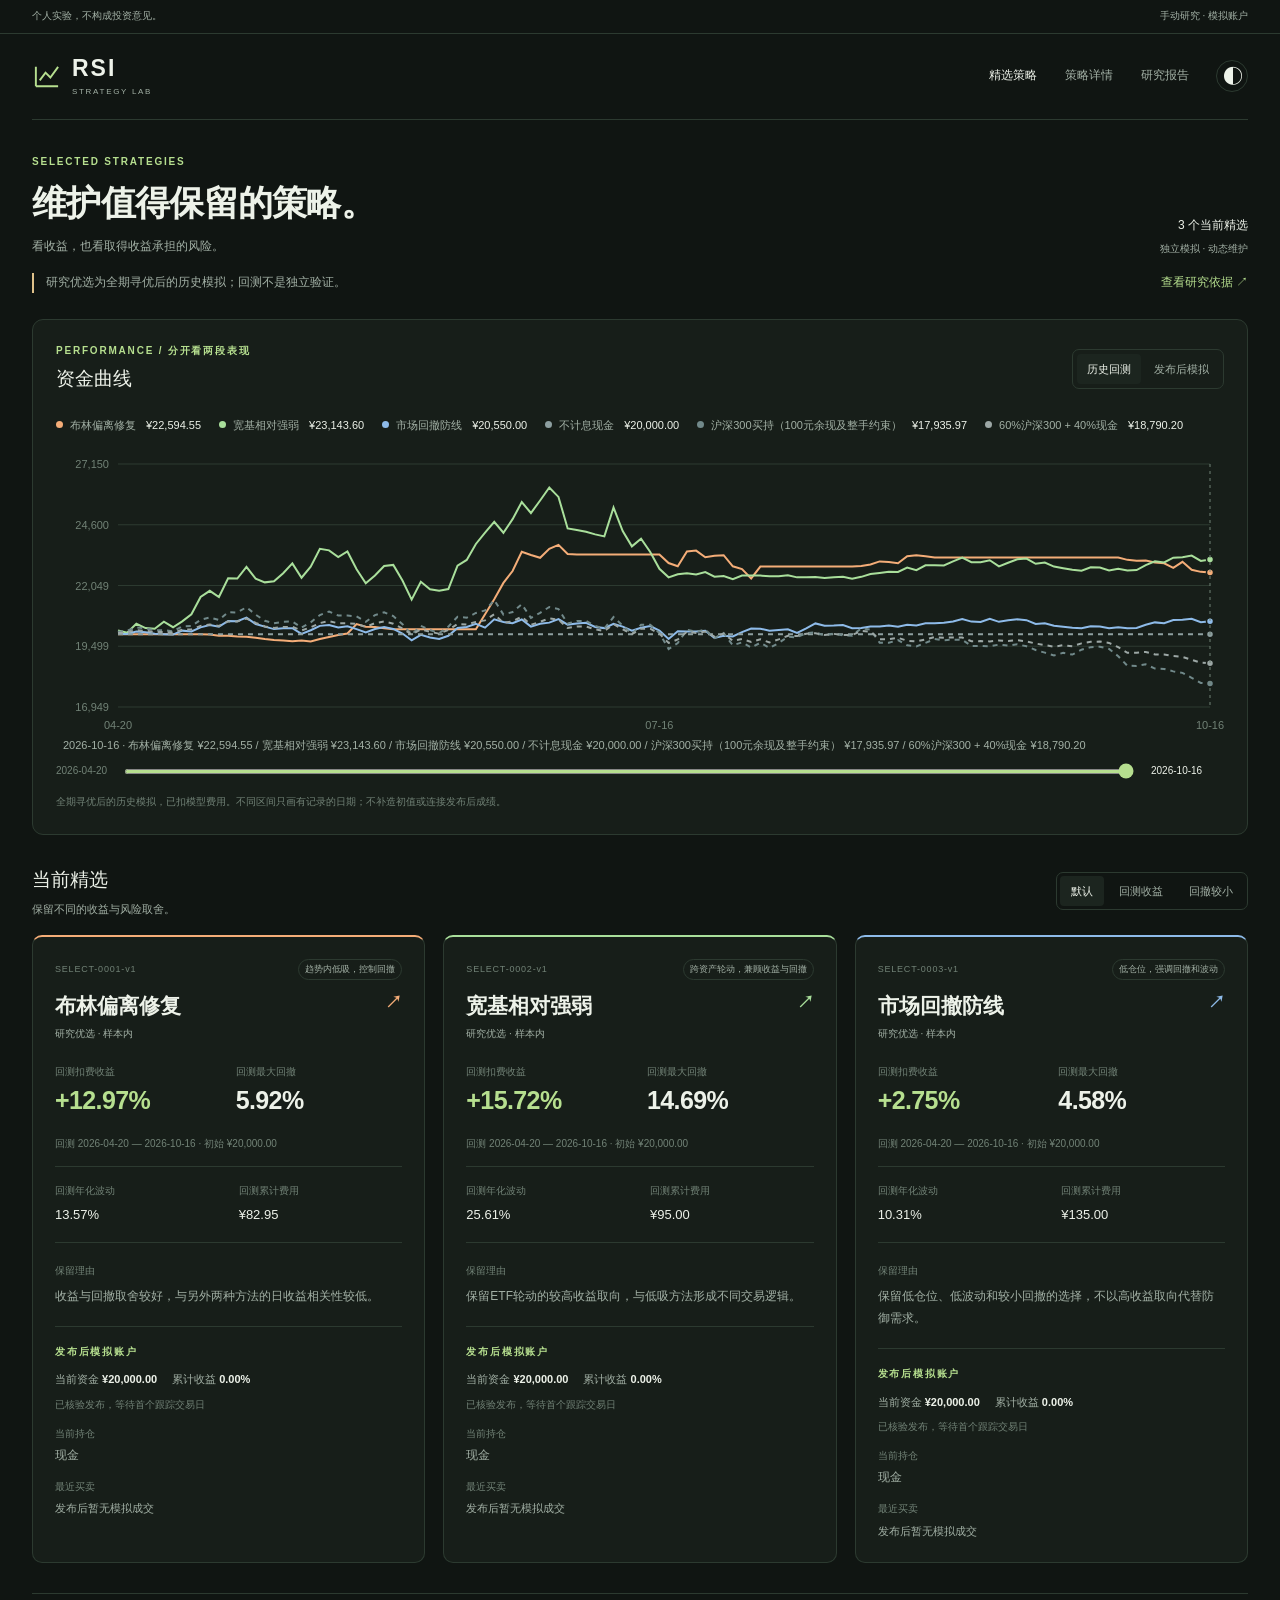
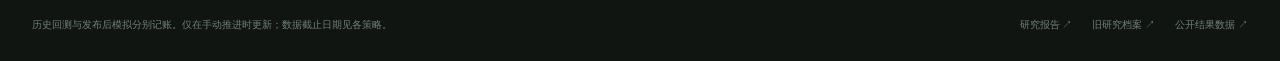
<file: index.html>
<!doctype html><html lang="zh-CN" data-theme="dark"><head><meta charset="utf-8"><meta name="viewport" content="width=device-width,initial-scale=1"><meta name="color-scheme" content="dark light"><meta name="description" content="动态精选策略的扣费收益、回撤、当前模拟持仓与发布后跟踪。"><title>精选策略 · RSI Strategy Lab</title><link rel="stylesheet" href="assets/selected-v1.css"><script defer src="assets/selected-v1.js"></script></head><body data-page="overview"><div class="topline"><div class="wrap"><span>个人实验，不构成投资意见。</span><span>手动研究 · 模拟账户</span></div></div><div class="wrap"><header class="masthead"><a class="brand" href="index.html"><svg viewBox="0 0 30 30" width="29" height="29" aria-hidden="true"><path d="M4 25V5m0 20h23M8 19l6-8 5 5 8-11" fill="none" stroke="currentColor" stroke-width="2"/></svg><span>RSI<small>STRATEGY LAB</small></span></a><nav aria-label="主导航"><a href="index.html" aria-current="page">精选策略</a><a href="report.html">策略详情</a><a href="research/reports/index.html">研究报告</a></nav><button class="theme-toggle" type="button" aria-label="切换浅色主题">◐</button></header><main><section class="heading"><div><p class="eyebrow">SELECTED STRATEGIES</p><h1>维护值得保留的策略。</h1><p class="subtitle">看收益，也看取得收益承担的风险。</p></div><div class="period"><span>3 个当前精选</span><small>独立模拟 · 动态维护</small></div></section><div class="selection-disclosure"><span>研究优选为全期寻优后的历史模拟；回测不是独立验证。</span><a href="research/reports/index.html">查看研究依据 ↗</a></div><section class="panel comparison"><div class="panel-heading"><div><p class="eyebrow">PERFORMANCE / 分开看两段表现</p><h2>资金曲线</h2></div><div class="basis-switch" role="group" aria-label="曲线口径"><button type="button" data-basis="backtest" aria-pressed="true">历史回测</button><button type="button" data-basis="tracking" aria-pressed="false">发布后模拟</button></div></div><div class="legend" data-legend aria-label="切换曲线"></div><div class="chart-shell" data-chart="comparison"><svg class="chart" viewBox="0 0 1000 300" role="img" aria-label="精选策略的同日资金曲线"></svg><div class="chart-readout" aria-live="polite"></div></div><div class="date-control"><span data-first-date>—</span><input type="range" min="0" max="0" value="0" data-date-range aria-label="查看指定日期表现"><strong data-selected-date>—</strong></div><p class="chart-note" data-chart-note>历史回测，已扣模型费用。不同区间只画有记录的日期，不补造历史。</p></section><section id="strategies"><div class="section-heading"><div><h2>当前精选</h2><p>保留不同的收益与风险取舍。</p></div><div class="sort" aria-label="回测排序"><button type="button" data-sort="identity" aria-pressed="true">默认</button><button type="button" data-sort="return" aria-pressed="false">回测收益</button><button type="button" data-sort="drawdown" aria-pressed="false">回撤较小</button></div></div><div class="agent-grid" data-strategy-grid><article class="agent-card selected-card" data-strategy="SELECT-0001" style="--agent:#f4ad78"><div class="card-head"><p class="agent-id">SELECT-0001-v1</p><span class="risk-tag">趋势内低吸，控制回撤</span></div><h3><a href="report.html?strategy=SELECT-0001">布林偏离修复 <span>↗</span></a></h3><p class="family">研究优选 · 样本内</p><div class="card-main"><div><span>回测扣费收益</span><strong class="gain" data-return>+12.97%</strong></div><div><span>回测最大回撤</span><strong data-drawdown>5.92%</strong></div></div><p class="sample-period">回测 2026-04-20 — 2026-10-16 · 初始 ¥20,000.00</p><div class="card-metrics"><div><span>回测年化波动</span><b>13.57%</b></div><div><span>回测累计费用</span><b>¥82.95</b></div></div><p class="selection-reason"><span>保留理由</span>收益与回撤取舍较好，与另外两种方法的日收益相关性较低。</p><div class="tracking-summary"><p class="eyebrow">发布后模拟账户</p><div class="tracking-values"><span>当前资金 <b>¥20,000.00</b></span><span>累计收益 <b>0.00%</b></span></div><p class="sample-period">已核验发布，等待首个跟踪交易日</p><p><span>当前持仓</span>现金</p><p class="latest-trade"><span>最近买卖</span>发布后暂无模拟成交</p></div></article><article class="agent-card selected-card" data-strategy="SELECT-0002" style="--agent:#a9df9b"><div class="card-head"><p class="agent-id">SELECT-0002-v1</p><span class="risk-tag">跨资产轮动，兼顾收益与回撤</span></div><h3><a href="report.html?strategy=SELECT-0002">宽基相对强弱 <span>↗</span></a></h3><p class="family">研究优选 · 样本内</p><div class="card-main"><div><span>回测扣费收益</span><strong class="gain" data-return>+15.72%</strong></div><div><span>回测最大回撤</span><strong data-drawdown>14.69%</strong></div></div><p class="sample-period">回测 2026-04-20 — 2026-10-16 · 初始 ¥20,000.00</p><div class="card-metrics"><div><span>回测年化波动</span><b>25.61%</b></div><div><span>回测累计费用</span><b>¥95.00</b></div></div><p class="selection-reason"><span>保留理由</span>保留ETF轮动的较高收益取向，与低吸方法形成不同交易逻辑。</p><div class="tracking-summary"><p class="eyebrow">发布后模拟账户</p><div class="tracking-values"><span>当前资金 <b>¥20,000.00</b></span><span>累计收益 <b>0.00%</b></span></div><p class="sample-period">已核验发布，等待首个跟踪交易日</p><p><span>当前持仓</span>现金</p><p class="latest-trade"><span>最近买卖</span>发布后暂无模拟成交</p></div></article><article class="agent-card selected-card" data-strategy="SELECT-0003" style="--agent:#8ebbe9"><div class="card-head"><p class="agent-id">SELECT-0003-v1</p><span class="risk-tag">低仓位，强调回撤和波动</span></div><h3><a href="report.html?strategy=SELECT-0003">市场回撤防线 <span>↗</span></a></h3><p class="family">研究优选 · 样本内</p><div class="card-main"><div><span>回测扣费收益</span><strong class="gain" data-return>+2.75%</strong></div><div><span>回测最大回撤</span><strong data-drawdown>4.58%</strong></div></div><p class="sample-period">回测 2026-04-20 — 2026-10-16 · 初始 ¥20,000.00</p><div class="card-metrics"><div><span>回测年化波动</span><b>10.31%</b></div><div><span>回测累计费用</span><b>¥135.00</b></div></div><p class="selection-reason"><span>保留理由</span>保留低仓位、低波动和较小回撤的选择，不以高收益取向代替防御需求。</p><div class="tracking-summary"><p class="eyebrow">发布后模拟账户</p><div class="tracking-values"><span>当前资金 <b>¥20,000.00</b></span><span>累计收益 <b>0.00%</b></span></div><p class="sample-period">已核验发布，等待首个跟踪交易日</p><p><span>当前持仓</span>现金</p><p class="latest-trade"><span>最近买卖</span>发布后暂无模拟成交</p></div></article></div><p class="sr-only" data-sort-status aria-live="polite"></p></section></main><footer><p>历史回测与发布后模拟分别记账。仅在手动推进时更新；数据截止日期见各策略。</p><div><a href="research/reports/index.html">研究报告 ↗</a><a href="research/index.html">旧研究档案 ↗</a><a href="accounts.json">公开结果数据 ↗</a></div></footer></div><script type="application/json" id="selected-data">{"schema_version":2,"mode":"selected_strategies","generated_at":"2026-10-24T13:54:43+08:00","roster_id":"ROSTER-0002","report_index_url":"research/reports/index.html","performance_basis":"historical_backtest_default_forward_tracking_separate","strategies":[{"id":"SELECT-0001","version_id":"SELECT-0001-v1","name":"布林偏离修复","risk_style":"趋势内低吸，控制回撤","selection_reason":"收益与回撤取舍较好，与另外两种方法的日收益相关性较低。","evidence_level":"in_sample","account_id":"TRACK-0001","tradeoffs":["收益集中于前半段，后半段亏损；三个邻近窗口没有成交，参数与交易机会依赖明显。"],"color":"#f4ad78","backtest":{"period":{"start":"2026-04-20","end":"2026-10-16"},"initial_capital_cny":20000.0,"metrics":{"ending_equity_cny":22594.55,"net_return":0.1297275,"max_drawdown":-0.059168137636465445,"annualized_volatility":0.1357405531054985,"ending_cash_cny":16888.55,"receivable_cny":0.0,"total_fees_cny":82.95,"trade_count":11,"turnover":3.146575,"cancelled_orders":0},"equity_curve":[{"date":"2026-04-20","equity_cny":20000.0,"cash_cny":20000.0,"positions_market_value_cny":0.0,"receivable_cny":0.0,"fees_cny":0,"net_return":0.0,"drawdown":0.0,"day_return":0.0},{"date":"2026-04-21","equity_cny":20000.0,"cash_cny":20000.0,"positions_market_value_cny":0.0,"receivable_cny":0.0,"fees_cny":0,"net_return":0.0,"drawdown":0.0,"day_return":0.0},{"date":"2026-04-22","equity_cny":20000.0,"cash_cny":20000.0,"positions_market_value_cny":0.0,"receivable_cny":0.0,"fees_cny":0,"net_return":0.0,"drawdown":0.0,"day_return":0.0},{"date":"2026-04-23","equity_cny":20000.0,"cash_cny":20000.0,"positions_market_value_cny":0.0,"receivable_cny":0.0,"fees_cny":0,"net_return":0.0,"drawdown":0.0,"day_return":0.0},{"date":"2026-04-24","equity_cny":20000.0,"cash_cny":20000.0,"positions_market_value_cny":0.0,"receivable_cny":0.0,"fees_cny":0,"net_return":0.0,"drawdown":0.0,"day_return":0.0},{"date":"2026-04-27","equity_cny":20000.0,"cash_cny":20000.0,"positions_market_value_cny":0.0,"receivable_cny":0.0,"fees_cny":0,"net_return":0.0,"drawdown":0.0,"day_return":0.0},{"date":"2026-04-28","equity_cny":20000.0,"cash_cny":20000.0,"positions_market_value_cny":0.0,"receivable_cny":0.0,"fees_cny":0,"net_return":0.0,"drawdown":0.0,"day_return":0.0},{"date":"2026-04-29","equity_cny":20000.0,"cash_cny":20000.0,"positions_market_value_cny":0.0,"receivable_cny":0.0,"fees_cny":0,"net_return":0.0,"drawdown":0.0,"day_return":0.0},{"date":"2026-04-30","equity_cny":20000.0,"cash_cny":20000.0,"positions_market_value_cny":0.0,"receivable_cny":0.0,"fees_cny":0,"net_return":0.0,"drawdown":0.0,"day_return":0.0},{"date":"2026-05-06","equity_cny":20000.0,"cash_cny":20000.0,"positions_market_value_cny":0.0,"receivable_cny":0.0,"fees_cny":0,"net_return":0.0,"drawdown":0.0,"day_return":0.0},{"date":"2026-05-07","equity_cny":19994.96,"cash_cny":16121.96,"positions_market_value_cny":3873.0,"receivable_cny":0.0,"fees_cny":5.04,"net_return":-0.00025200000000003,"drawdown":-0.00025200000000003,"day_return":-0.00025200000000003},{"date":"2026-05-08","equity_cny":19939.96,"cash_cny":16121.96,"positions_market_value_cny":3818.0,"receivable_cny":0.0,"fees_cny":5.04,"net_return":-0.00300200000000006,"drawdown":-0.00300200000000006,"day_return":-0.002750693174680019},{"date":"2026-05-11","equity_cny":19936.96,"cash_cny":16121.96,"positions_market_value_cny":3815.0,"receivable_cny":0.0,"fees_cny":5.04,"net_return":-0.0031520000000000437,"drawdown":-0.0031520000000000437,"day_return":-0.00015045165587090903},{"date":"2026-05-12","equity_cny":19905.96,"cash_cny":16121.96,"positions_market_value_cny":3784.0,"receivable_cny":0.0,"fees_cny":5.04,"net_return":-0.004702000000000095,"drawdown":-0.004702000000000095,"day_return":-0.0015549010481036296},{"date":"2026-05-13","equity_cny":19895.96,"cash_cny":16121.96,"positions_market_value_cny":3774.0,"receivable_cny":0.0,"fees_cny":5.04,"net_return":-0.00520200000000004,"drawdown":-0.00520200000000004,"day_return":-0.0005023621066253536},{"date":"2026-05-14","equity_cny":19856.96,"cash_cny":16121.96,"positions_market_value_cny":3735.0,"receivable_cny":0.0,"fees_cny":5.04,"net_return":-0.007152000000000047,"drawdown":-0.007152000000000047,"day_return":-0.0019601969445053324},{"date":"2026-05-15","equity_cny":19802.96,"cash_cny":16121.96,"positions_market_value_cny":3681.0,"receivable_cny":0.0,"fees_cny":5.04,"net_return":-0.009852000000000083,"drawdown":-0.009852000000000083,"day_return":-0.0027194495028443066},{"date":"2026-05-18","equity_cny":19759.96,"cash_cny":16121.96,"positions_market_value_cny":3638.0,"receivable_cny":0.0,"fees_cny":5.04,"net_return":-0.012002000000000068,"drawdown":-0.012002000000000068,"day_return":-0.002171392559496166},{"date":"2026-05-19","equity_cny":19740.96,"cash_cny":16121.96,"positions_market_value_cny":3619.0,"receivable_cny":0.0,"fees_cny":5.04,"net_return":-0.012952000000000075,"drawdown":-0.012952000000000075,"day_return":-0.0009615404079765799},{"date":"2026-05-20","equity_cny":19709.96,"cash_cny":16121.96,"positions_market_value_cny":3588.0,"receivable_cny":0.0,"fees_cny":5.04,"net_return":-0.014502000000000015,"drawdown":-0.014502000000000015,"day_return":-0.0015703390311312404},{"date":"2026-05-21","equity_cny":19740.09,"cash_cny":15714.09,"positions_market_value_cny":4026.0,"receivable_cny":0.0,"fees_cny":16.91,"net_return":-0.012995499999999938,"drawdown":-0.012995499999999938,"day_return":0.001528668754274598},{"date":"2026-05-22","equity_cny":19700.09,"cash_cny":15714.09,"positions_market_value_cny":3986.0,"receivable_cny":0.0,"fees_cny":16.91,"net_return":-0.01499549999999994,"drawdown":-0.01499549999999994,"day_return":-0.002026333213273057},{"date":"2026-05-25","equity_cny":19802.09,"cash_cny":15714.09,"positions_market_value_cny":4088.0,"receivable_cny":0.0,"fees_cny":16.91,"net_return":-0.009895499999999946,"drawdown":-0.009895499999999946,"day_return":0.005177641320420312},{"date":"2026-05-26","equity_cny":19890.09,"cash_cny":15714.09,"positions_market_value_cny":4176.0,"receivable_cny":0.0,"fees_cny":16.91,"net_return":-0.0054954999999999865,"drawdown":-0.0054954999999999865,"day_return":0.00444397535815666},{"date":"2026-05-27","equity_cny":19974.09,"cash_cny":15714.09,"positions_market_value_cny":4260.0,"receivable_cny":0.0,"fees_cny":16.91,"net_return":-0.001295500000000005,"drawdown":-0.001295500000000005,"day_return":0.00422320864309822},{"date":"2026-05-28","equity_cny":20036.09,"cash_cny":15714.09,"positions_market_value_cny":4322.0,"receivable_cny":0.0,"fees_cny":16.91,"net_return":0.0018044999999999867,"drawdown":0.0,"day_return":0.0031040212595416783},{"date":"2026-05-29","equity_cny":20428.09,"cash_cny":15792.09,"positions_market_value_cny":4636.0,"receivable_cny":0.0,"fees_cny":16.91,"net_return":0.02140450000000005,"drawdown":0.0,"day_return":0.01956469550695772},{"date":"2026-06-01","equity_cny":20316.09,"cash_cny":15792.09,"positions_market_value_cny":4524.0,"receivable_cny":0.0,"fees_cny":16.91,"net_return":0.0158045,"drawdown":-0.005482646688946491,"day_return":-0.005482646688946491},{"date":"2026-06-02","equity_cny":20302.09,"cash_cny":15792.09,"positions_market_value_cny":4510.0,"receivable_cny":0.0,"fees_cny":16.91,"net_return":0.015104500000000076,"drawdown":-0.006167977525064705,"day_return":-0.0006891089771703385},{"date":"2026-06-03","equity_cny":20256.09,"cash_cny":15792.09,"positions_market_value_cny":4464.0,"receivable_cny":0.0,"fees_cny":16.91,"net_return":0.012804500000000107,"drawdown":-0.008419778843739234,"day_return":-0.0022657765776823435},{"date":"2026-06-04","equity_cny":20213.23,"cash_cny":20213.23,"positions_market_value_cny":0.0,"receivable_cny":0.0,"fees_cny":39.77,"net_return":0.01066149999999988,"drawdown":-0.010517870246312788,"day_return":-0.0021159068704770245},{"date":"2026-06-05","equity_cny":20213.23,"cash_cny":20213.23,"positions_market_value_cny":0.0,"receivable_cny":0.0,"fees_cny":39.77,"net_return":0.01066149999999988,"drawdown":-0.010517870246312788,"day_return":0.0},{"date":"2026-06-08","equity_cny":20213.23,"cash_cny":20213.23,"positions_market_value_cny":0.0,"receivable_cny":0.0,"fees_cny":39.77,"net_return":0.01066149999999988,"drawdown":-0.010517870246312788,"day_return":0.0},{"date":"2026-06-09","equity_cny":20213.23,"cash_cny":20213.23,"positions_market_value_cny":0.0,"receivable_cny":0.0,"fees_cny":39.77,"net_return":0.01066149999999988,"drawdown":-0.010517870246312788,"day_return":0.0},{"date":"2026-06-10","equity_cny":20213.23,"cash_cny":20213.23,"positions_market_value_cny":0.0,"receivable_cny":0.0,"fees_cny":39.77,"net_return":0.01066149999999988,"drawdown":-0.010517870246312788,"day_return":0.0},{"date":"2026-06-11","equity_cny":20213.23,"cash_cny":20213.23,"positions_market_value_cny":0.0,"receivable_cny":0.0,"fees_cny":39.77,"net_return":0.01066149999999988,"drawdown":-0.010517870246312788,"day_return":0.0},{"date":"2026-06-12","equity_cny":20213.23,"cash_cny":20213.23,"positions_market_value_cny":0.0,"receivable_cny":0.0,"fees_cny":39.77,"net_return":0.01066149999999988,"drawdown":-0.010517870246312788,"day_return":0.0},{"date":"2026-06-15","equity_cny":20213.23,"cash_cny":20213.23,"positions_market_value_cny":0.0,"receivable_cny":0.0,"fees_cny":39.77,"net_return":0.01066149999999988,"drawdown":-0.010517870246312788,"day_return":0.0},{"date":"2026-06-16","equity_cny":20213.23,"cash_cny":20213.23,"positions_market_value_cny":0.0,"receivable_cny":0.0,"fees_cny":39.77,"net_return":0.01066149999999988,"drawdown":-0.010517870246312788,"day_return":0.0},{"date":"2026-06-17","equity_cny":20213.23,"cash_cny":20213.23,"positions_market_value_cny":0.0,"receivable_cny":0.0,"fees_cny":39.77,"net_return":0.01066149999999988,"drawdown":-0.010517870246312788,"day_return":0.0},{"date":"2026-06-18","equity_cny":20838.17,"cash_cny":14568.17,"positions_market_value_cny":6270.0,"receivable_cny":0.0,"fees_cny":44.83,"net_return":0.041908499999999904,"drawdown":0.0,"day_return":0.030917374412698928},{"date":"2026-06-22","equity_cny":21468.17,"cash_cny":14568.17,"positions_market_value_cny":6900.0,"receivable_cny":0.0,"fees_cny":44.83,"net_return":0.07340849999999999,"drawdown":0.0,"day_return":0.030232981111105284},{"date":"2026-06-23","equity_cny":22158.17,"cash_cny":14568.17,"positions_market_value_cny":7590.0,"receivable_cny":0.0,"fees_cny":44.83,"net_return":0.10790849999999996,"drawdown":0.0,"day_return":0.032140606302260455},{"date":"2026-06-24","equity_cny":22656.17,"cash_cny":14568.17,"positions_market_value_cny":8088.0,"receivable_cny":0.0,"fees_cny":44.83,"net_return":0.13280849999999988,"drawdown":0.0,"day_return":0.02247478018265947},{"date":"2026-06-25","equity_cny":23466.17,"cash_cny":14568.17,"positions_market_value_cny":8898.0,"receivable_cny":0.0,"fees_cny":44.83,"net_return":0.17330849999999987,"drawdown":0.0,"day_return":0.03575185037894757},{"date":"2026-06-26","equity_cny":23328.17,"cash_cny":14568.17,"positions_market_value_cny":8760.0,"receivable_cny":0.0,"fees_cny":44.83,"net_return":0.16640849999999996,"drawdown":-0.0058808062841102515,"day_return":-0.0058808062841102515},{"date":"2026-06-29","equity_cny":23214.17,"cash_cny":14568.17,"positions_market_value_cny":8646.0,"receivable_cny":0.0,"fees_cny":44.83,"net_return":0.16070849999999992,"drawdown":-0.010738863649244812,"day_return":-0.004886795663783361},{"date":"2026-06-30","equity_cny":23586.17,"cash_cny":14568.17,"positions_market_value_cny":9018.0,"receivable_cny":0.0,"fees_cny":44.83,"net_return":0.17930849999999987,"drawdown":0.0,"day_return":0.01602469526155792},{"date":"2026-07-01","equity_cny":23754.17,"cash_cny":14568.17,"positions_market_value_cny":9186.0,"receivable_cny":0.0,"fees_cny":44.83,"net_return":0.18770849999999983,"drawdown":0.0,"day_return":0.007122818159964073},{"date":"2026-07-02","equity_cny":23370.17,"cash_cny":14568.17,"positions_market_value_cny":8802.0,"receivable_cny":0.0,"fees_cny":44.83,"net_return":0.16850849999999995,"drawdown":-0.016165582716634597,"day_return":-0.016165582716634597},{"date":"2026-07-03","equity_cny":23354.68,"cash_cny":23354.68,"positions_market_value_cny":0.0,"receivable_cny":0.0,"fees_cny":54.32,"net_return":0.16773400000000005,"drawdown":-0.016817678748615394,"day_return":-0.0006628107540509465},{"date":"2026-07-06","equity_cny":23354.68,"cash_cny":23354.68,"positions_market_value_cny":0.0,"receivable_cny":0.0,"fees_cny":54.32,"net_return":0.16773400000000005,"drawdown":-0.016817678748615394,"day_return":0.0},{"date":"2026-07-07","equity_cny":23354.68,"cash_cny":23354.68,"positions_market_value_cny":0.0,"receivable_cny":0.0,"fees_cny":54.32,"net_return":0.16773400000000005,"drawdown":-0.016817678748615394,"day_return":0.0},{"date":"2026-07-08","equity_cny":23354.68,"cash_cny":23354.68,"positions_market_value_cny":0.0,"receivable_cny":0.0,"fees_cny":54.32,"net_return":0.16773400000000005,"drawdown":-0.016817678748615394,"day_return":0.0},{"date":"2026-07-09","equity_cny":23354.68,"cash_cny":23354.68,"positions_market_value_cny":0.0,"receivable_cny":0.0,"fees_cny":54.32,"net_return":0.16773400000000005,"drawdown":-0.016817678748615394,"day_return":0.0},{"date":"2026-07-10","equity_cny":23354.68,"cash_cny":23354.68,"positions_market_value_cny":0.0,"receivable_cny":0.0,"fees_cny":54.32,"net_return":0.16773400000000005,"drawdown":-0.016817678748615394,"day_return":0.0},{"date":"2026-07-13","equity_cny":23354.68,"cash_cny":23354.68,"positions_market_value_cny":0.0,"receivable_cny":0.0,"fees_cny":54.32,"net_return":0.16773400000000005,"drawdown":-0.016817678748615394,"day_return":0.0},{"date":"2026-07-14","equity_cny":23354.68,"cash_cny":23354.68,"positions_market_value_cny":0.0,"receivable_cny":0.0,"fees_cny":54.32,"net_return":0.16773400000000005,"drawdown":-0.016817678748615394,"day_return":0.0},{"date":"2026-07-15","equity_cny":23354.68,"cash_cny":23354.68,"positions_market_value_cny":0.0,"receivable_cny":0.0,"fees_cny":54.32,"net_return":0.16773400000000005,"drawdown":-0.016817678748615394,"day_return":0.0},{"date":"2026-07-16","equity_cny":23354.68,"cash_cny":23354.68,"positions_market_value_cny":0.0,"receivable_cny":0.0,"fees_cny":54.32,"net_return":0.16773400000000005,"drawdown":-0.016817678748615394,"day_return":0.0},{"date":"2026-07-17","equity_cny":22992.18,"cash_cny":16639.68,"positions_market_value_cny":6352.5,"receivable_cny":0.0,"fees_cny":59.32,"net_return":0.1496090000000001,"drawdown":-0.032078157224605164,"day_return":-0.01552151431747295},{"date":"2026-07-20","equity_cny":22854.68,"cash_cny":16639.68,"positions_market_value_cny":6215.0,"receivable_cny":0.0,"fees_cny":59.32,"net_return":0.14273399999999992,"drawdown":-0.03786661457756668,"day_return":-0.0059802941695829},{"date":"2026-07-21","equity_cny":23476.18,"cash_cny":16639.68,"positions_market_value_cny":6836.5,"receivable_cny":0.0,"fees_cny":59.32,"net_return":0.1738090000000001,"drawdown":-0.011702787342180221,"day_return":0.02719355510556265},{"date":"2026-07-22","equity_cny":23514.68,"cash_cny":16639.68,"positions_market_value_cny":6875.0,"receivable_cny":0.0,"fees_cny":59.32,"net_return":0.17573400000000006,"drawdown":-0.010082019283350951,"day_return":0.0016399601638767969},{"date":"2026-07-23","equity_cny":23234.18,"cash_cny":16639.68,"positions_market_value_cny":6594.5,"receivable_cny":0.0,"fees_cny":59.32,"net_return":0.1617090000000001,"drawdown":-0.021890472283392692,"day_return":-0.011928718570697106},{"date":"2026-07-24","equity_cny":23294.68,"cash_cny":16639.68,"positions_market_value_cny":6655.0,"receivable_cny":0.0,"fees_cny":59.32,"net_return":0.16473399999999994,"drawdown":-0.019343551048089602,"day_return":0.0026039223247817933},{"date":"2026-07-27","equity_cny":23322.18,"cash_cny":16639.68,"positions_market_value_cny":6682.5,"receivable_cny":0.0,"fees_cny":59.32,"net_return":0.16610900000000006,"drawdown":-0.0181858595774973,"day_return":0.0011805270559630543},{"date":"2026-07-28","equity_cny":22854.68,"cash_cny":16639.68,"positions_market_value_cny":6215.0,"receivable_cny":0.0,"fees_cny":59.32,"net_return":0.14273399999999992,"drawdown":-0.03786661457756668,"day_return":-0.020045295937172303},{"date":"2026-07-29","equity_cny":22739.18,"cash_cny":16639.68,"positions_market_value_cny":6099.5,"receivable_cny":0.0,"fees_cny":59.32,"net_return":0.13695900000000005,"drawdown":-0.04272891875405449,"day_return":-0.005053669532892213},{"date":"2026-07-30","equity_cny":22348.68,"cash_cny":16639.68,"positions_market_value_cny":5709.0,"receivable_cny":0.0,"fees_cny":59.32,"net_return":0.11743400000000004,"drawdown":-0.059168137636465445,"day_return":-0.017173002720414665},{"date":"2026-07-31","equity_cny":22844.18,"cash_cny":22844.18,"positions_market_value_cny":0.0,"receivable_cny":0.0,"fees_cny":64.32,"net_return":0.14220900000000003,"drawdown":-0.038308642229974654,"day_return":0.022171331819149875},{"date":"2026-08-03","equity_cny":22844.18,"cash_cny":22844.18,"positions_market_value_cny":0.0,"receivable_cny":0.0,"fees_cny":64.32,"net_return":0.14220900000000003,"drawdown":-0.038308642229974654,"day_return":0.0},{"date":"2026-08-04","equity_cny":22844.18,"cash_cny":22844.18,"positions_market_value_cny":0.0,"receivable_cny":0.0,"fees_cny":64.32,"net_return":0.14220900000000003,"drawdown":-0.038308642229974654,"day_return":0.0},{"date":"2026-08-05","equity_cny":22844.18,"cash_cny":22844.18,"positions_market_value_cny":0.0,"receivable_cny":0.0,"fees_cny":64.32,"net_return":0.14220900000000003,"drawdown":-0.038308642229974654,"day_return":0.0},{"date":"2026-08-06","equity_cny":22844.18,"cash_cny":22844.18,"positions_market_value_cny":0.0,"receivable_cny":0.0,"fees_cny":64.32,"net_return":0.14220900000000003,"drawdown":-0.038308642229974654,"day_return":0.0},{"date":"2026-08-07","equity_cny":22844.18,"cash_cny":22844.18,"positions_market_value_cny":0.0,"receivable_cny":0.0,"fees_cny":64.32,"net_return":0.14220900000000003,"drawdown":-0.038308642229974654,"day_return":0.0},{"date":"2026-08-10","equity_cny":22844.18,"cash_cny":22844.18,"positions_market_value_cny":0.0,"receivable_cny":0.0,"fees_cny":64.32,"net_return":0.14220900000000003,"drawdown":-0.038308642229974654,"day_return":0.0},{"date":"2026-08-11","equity_cny":22844.18,"cash_cny":22844.18,"positions_market_value_cny":0.0,"receivable_cny":0.0,"fees_cny":64.32,"net_return":0.14220900000000003,"drawdown":-0.038308642229974654,"day_return":0.0},{"date":"2026-08-12","equity_cny":22844.18,"cash_cny":22844.18,"positions_market_value_cny":0.0,"receivable_cny":0.0,"fees_cny":64.32,"net_return":0.14220900000000003,"drawdown":-0.038308642229974654,"day_return":0.0},{"date":"2026-08-13","equity_cny":22844.18,"cash_cny":22844.18,"positions_market_value_cny":0.0,"receivable_cny":0.0,"fees_cny":64.32,"net_return":0.14220900000000003,"drawdown":-0.038308642229974654,"day_return":0.0},{"date":"2026-08-14","equity_cny":22852.12,"cash_cny":16352.12,"positions_market_value_cny":6500.0,"receivable_cny":0.0,"fees_cny":69.38,"net_return":0.142606,"drawdown":-0.03797438512901097,"day_return":0.00034757211683666966},{"date":"2026-08-17","equity_cny":22865.12,"cash_cny":16352.12,"positions_market_value_cny":6513.0,"receivable_cny":0.0,"fees_cny":69.38,"net_return":0.14325600000000005,"drawdown":-0.03742711279745825,"day_return":0.000568875010283465},{"date":"2026-08-18","equity_cny":22930.12,"cash_cny":16352.12,"positions_market_value_cny":6578.0,"receivable_cny":0.0,"fees_cny":69.38,"net_return":0.14650600000000003,"drawdown":-0.03469075113969455,"day_return":0.002842757877500768},{"date":"2026-08-19","equity_cny":23060.12,"cash_cny":16352.12,"positions_market_value_cny":6708.0,"receivable_cny":0.0,"fees_cny":69.38,"net_return":0.15300599999999998,"drawdown":-0.02921802782416727,"day_return":0.005669399026258848},{"date":"2026-08-20","equity_cny":23034.12,"cash_cny":16352.12,"positions_market_value_cny":6682.0,"receivable_cny":0.0,"fees_cny":69.38,"net_return":0.1517059999999999,"drawdown":-0.030312572487272704,"day_return":-0.0011274876279915302},{"date":"2026-08-21","equity_cny":22982.12,"cash_cny":16352.12,"positions_market_value_cny":6630.0,"receivable_cny":0.0,"fees_cny":69.38,"net_return":0.14910599999999996,"drawdown":-0.032501661813483684,"day_return":-0.00225752058250972},{"date":"2026-08-24","equity_cny":23281.12,"cash_cny":16352.12,"positions_market_value_cny":6929.0,"receivable_cny":0.0,"fees_cny":69.38,"net_return":0.16405599999999998,"drawdown":-0.019914398187770743,"day_return":0.01301011394945295},{"date":"2026-08-25","equity_cny":23320.12,"cash_cny":16352.12,"positions_market_value_cny":6968.0,"receivable_cny":0.0,"fees_cny":69.38,"net_return":0.16600599999999988,"drawdown":-0.01827258119311259,"day_return":0.001675177139244255},{"date":"2026-08-26","equity_cny":23281.12,"cash_cny":16352.12,"positions_market_value_cny":6929.0,"receivable_cny":0.0,"fees_cny":69.38,"net_return":0.16405599999999998,"drawdown":-0.019914398187770743,"day_return":-0.0016723756138475876},{"date":"2026-08-27","equity_cny":23229.12,"cash_cny":16352.12,"positions_market_value_cny":6877.0,"receivable_cny":0.0,"fees_cny":69.38,"net_return":0.16145600000000004,"drawdown":-0.022103487513981723,"day_return":-0.002233569518992229},{"date":"2026-08-28","equity_cny":23220.61,"cash_cny":23220.61,"positions_market_value_cny":0.0,"receivable_cny":0.0,"fees_cny":77.89,"net_return":0.16103050000000008,"drawdown":-0.022461740401790387,"day_return":-0.0003663505117713628},{"date":"2026-08-31","equity_cny":23220.61,"cash_cny":23220.61,"positions_market_value_cny":0.0,"receivable_cny":0.0,"fees_cny":77.89,"net_return":0.16103050000000008,"drawdown":-0.022461740401790387,"day_return":0.0},{"date":"2026-09-01","equity_cny":23220.61,"cash_cny":23220.61,"positions_market_value_cny":0.0,"receivable_cny":0.0,"fees_cny":77.89,"net_return":0.16103050000000008,"drawdown":-0.022461740401790387,"day_return":0.0},{"date":"2026-09-02","equity_cny":23220.61,"cash_cny":23220.61,"positions_market_value_cny":0.0,"receivable_cny":0.0,"fees_cny":77.89,"net_return":0.16103050000000008,"drawdown":-0.022461740401790387,"day_return":0.0},{"date":"2026-09-03","equity_cny":23220.61,"cash_cny":23220.61,"positions_market_value_cny":0.0,"receivable_cny":0.0,"fees_cny":77.89,"net_return":0.16103050000000008,"drawdown":-0.022461740401790387,"day_return":0.0},{"date":"2026-09-04","equity_cny":23220.61,"cash_cny":23220.61,"positions_market_value_cny":0.0,"receivable_cny":0.0,"fees_cny":77.89,"net_return":0.16103050000000008,"drawdown":-0.022461740401790387,"day_return":0.0},{"date":"2026-09-07","equity_cny":23220.61,"cash_cny":23220.61,"positions_market_value_cny":0.0,"receivable_cny":0.0,"fees_cny":77.89,"net_return":0.16103050000000008,"drawdown":-0.022461740401790387,"day_return":0.0},{"date":"2026-09-08","equity_cny":23220.61,"cash_cny":23220.61,"positions_market_value_cny":0.0,"receivable_cny":0.0,"fees_cny":77.89,"net_return":0.16103050000000008,"drawdown":-0.022461740401790387,"day_return":0.0},{"date":"2026-09-09","equity_cny":23220.61,"cash_cny":23220.61,"positions_market_value_cny":0.0,"receivable_cny":0.0,"fees_cny":77.89,"net_return":0.16103050000000008,"drawdown":-0.022461740401790387,"day_return":0.0},{"date":"2026-09-10","equity_cny":23220.61,"cash_cny":23220.61,"positions_market_value_cny":0.0,"receivable_cny":0.0,"fees_cny":77.89,"net_return":0.16103050000000008,"drawdown":-0.022461740401790387,"day_return":0.0},{"date":"2026-09-11","equity_cny":23220.61,"cash_cny":23220.61,"positions_market_value_cny":0.0,"receivable_cny":0.0,"fees_cny":77.89,"net_return":0.16103050000000008,"drawdown":-0.022461740401790387,"day_return":0.0},{"date":"2026-09-14","equity_cny":23220.61,"cash_cny":23220.61,"positions_market_value_cny":0.0,"receivable_cny":0.0,"fees_cny":77.89,"net_return":0.16103050000000008,"drawdown":-0.022461740401790387,"day_return":0.0},{"date":"2026-09-15","equity_cny":23220.61,"cash_cny":23220.61,"positions_market_value_cny":0.0,"receivable_cny":0.0,"fees_cny":77.89,"net_return":0.16103050000000008,"drawdown":-0.022461740401790387,"day_return":0.0},{"date":"2026-09-16","equity_cny":23220.61,"cash_cny":23220.61,"positions_market_value_cny":0.0,"receivable_cny":0.0,"fees_cny":77.89,"net_return":0.16103050000000008,"drawdown":-0.022461740401790387,"day_return":0.0},{"date":"2026-09-17","equity_cny":23220.61,"cash_cny":23220.61,"positions_market_value_cny":0.0,"receivable_cny":0.0,"fees_cny":77.89,"net_return":0.16103050000000008,"drawdown":-0.022461740401790387,"day_return":0.0},{"date":"2026-09-18","equity_cny":23220.61,"cash_cny":23220.61,"positions_market_value_cny":0.0,"receivable_cny":0.0,"fees_cny":77.89,"net_return":0.16103050000000008,"drawdown":-0.022461740401790387,"day_return":0.0},{"date":"2026-09-21","equity_cny":23220.61,"cash_cny":23220.61,"positions_market_value_cny":0.0,"receivable_cny":0.0,"fees_cny":77.89,"net_return":0.16103050000000008,"drawdown":-0.022461740401790387,"day_return":0.0},{"date":"2026-09-22","equity_cny":23220.61,"cash_cny":23220.61,"positions_market_value_cny":0.0,"receivable_cny":0.0,"fees_cny":77.89,"net_return":0.16103050000000008,"drawdown":-0.022461740401790387,"day_return":0.0},{"date":"2026-09-23","equity_cny":23220.61,"cash_cny":23220.61,"positions_market_value_cny":0.0,"receivable_cny":0.0,"fees_cny":77.89,"net_return":0.16103050000000008,"drawdown":-0.022461740401790387,"day_return":0.0},{"date":"2026-09-24","equity_cny":23220.61,"cash_cny":23220.61,"positions_market_value_cny":0.0,"receivable_cny":0.0,"fees_cny":77.89,"net_return":0.16103050000000008,"drawdown":-0.022461740401790387,"day_return":0.0},{"date":"2026-09-28","equity_cny":23125.55,"cash_cny":16888.55,"positions_market_value_cny":6237.0,"receivable_cny":0.0,"fees_cny":82.95,"net_return":0.15627750000000007,"drawdown":-0.026463564081590674,"day_return":-0.004093777036865198},{"date":"2026-09-29","equity_cny":23089.55,"cash_cny":16888.55,"positions_market_value_cny":6201.0,"receivable_cny":0.0,"fees_cny":82.95,"net_return":0.15447750000000005,"drawdown":-0.0279790874612752,"day_return":-0.0015567197320712767},{"date":"2026-09-30","equity_cny":23098.55,"cash_cny":16888.55,"positions_market_value_cny":6210.0,"receivable_cny":0.0,"fees_cny":82.95,"net_return":0.15492749999999988,"drawdown":-0.027600206616354095,"day_return":0.0003897867216988704},{"date":"2026-10-08","equity_cny":23017.55,"cash_cny":16888.55,"positions_market_value_cny":6129.0,"receivable_cny":0.0,"fees_cny":82.95,"net_return":0.1508775,"drawdown":-0.031010134220644137,"day_return":-0.003506713624881197},{"date":"2026-10-09","equity_cny":22981.55,"cash_cny":16888.55,"positions_market_value_cny":6093.0,"receivable_cny":0.0,"fees_cny":82.95,"net_return":0.14907749999999997,"drawdown":-0.03252565760032866,"day_return":-0.0015640239730119188},{"date":"2026-10-12","equity_cny":22792.55,"cash_cny":16888.55,"positions_market_value_cny":5904.0,"receivable_cny":0.0,"fees_cny":82.95,"net_return":0.13962750000000002,"drawdown":-0.04048215534367228,"day_return":-0.008223988373282087},{"date":"2026-10-13","equity_cny":23044.55,"cash_cny":16888.55,"positions_market_value_cny":6156.0,"receivable_cny":0.0,"fees_cny":82.95,"net_return":0.15222749999999996,"drawdown":-0.029873491685880826,"day_return":0.01105624425524998},{"date":"2026-10-14","equity_cny":22711.55,"cash_cny":16888.55,"positions_market_value_cny":5823.0,"receivable_cny":0.0,"fees_cny":82.95,"net_return":0.1355774999999999,"drawdown":-0.04389208294796232,"day_return":-0.0144502713222866},{"date":"2026-10-15","equity_cny":22621.55,"cash_cny":16888.55,"positions_market_value_cny":5733.0,"receivable_cny":0.0,"fees_cny":82.95,"net_return":0.13107749999999996,"drawdown":-0.047680891397173575,"day_return":-0.003962741424517469},{"date":"2026-10-16","equity_cny":22594.55,"cash_cny":16888.55,"positions_market_value_cny":5706.0,"receivable_cny":0.0,"fees_cny":82.95,"net_return":0.1297275,"drawdown":-0.048817533931936996,"day_return":-0.0011935521659656168}],"holdings":[{"symbol":"002012","name":"凯恩股份","quantity":900,"market_value_cny":5706.0,"weight":0.25253877594375634,"mark_price":6.34,"mark_date":"2026-10-16"}],"trades":[{"date":"2026-05-07","side":"buy","symbol":"603288","name":"海天味业","reason":"布林偏离回归；20日动量-8.24%，20日年化波动14.22%，收盘/趋势均价40.100/39.603","quantity":100,"price":38.73,"notional_cny":3873.0,"fee_cny":5.04,"signal_date":"2026-05-06","session_date":"2026-05-07"},{"date":"2026-05-21","side":"sell","symbol":"603288","name":"海天味业","reason":"规则退出或目标权重降低","quantity":100,"price":35.86,"notional_cny":3586.0,"fee_cny":6.83,"signal_date":"2026-05-20","session_date":"2026-05-21"},{"date":"2026-05-21","side":"buy","symbol":"002039","name":"黔源电力","reason":"布林偏离回归；20日动量-4.17%，20日年化波动38.66%，收盘/趋势均价20.192/19.919","quantity":200,"price":19.91,"notional_cny":3982.0,"fee_cny":5.04,"signal_date":"2026-05-20","session_date":"2026-05-21"},{"date":"2026-06-04","side":"sell","symbol":"002039","name":"黔源电力","reason":"规则退出或目标权重降低","quantity":200,"price":22.22,"notional_cny":4444.0,"fee_cny":22.86,"signal_date":"2026-06-03","session_date":"2026-06-04"},{"date":"2026-06-18","side":"buy","symbol":"002068","name":"黑猫股份","reason":"布林偏离回归；20日动量-9.09%，20日年化波动60.07%，收盘/趋势均价9.500/9.359","quantity":600,"price":9.4,"notional_cny":5640.0,"fee_cny":5.06,"signal_date":"2026-06-17","session_date":"2026-06-18"},{"date":"2026-07-03","side":"sell","symbol":"002068","name":"黑猫股份","reason":"规则退出或目标权重降低","quantity":600,"price":14.66,"notional_cny":8796.0,"fee_cny":9.49,"signal_date":"2026-07-02","session_date":"2026-07-03"},{"date":"2026-07-17","side":"buy","symbol":"512760","name":"芯片ETF","reason":"布林偏离回归；20日动量-1.51%，20日年化波动74.07%，收盘/趋势均价2.484/2.405","quantity":5500,"price":1.22,"notional_cny":6710.0,"fee_cny":5.0,"signal_date":"2026-07-16","session_date":"2026-07-17"},{"date":"2026-07-31","side":"sell","symbol":"512760","name":"芯片ETF","reason":"规则退出或目标权重降低","quantity":5500,"price":1.129,"notional_cny":6209.5,"fee_cny":5.0,"signal_date":"2026-07-30","session_date":"2026-07-31"},{"date":"2026-08-14","side":"buy","symbol":"600028","name":"中国石化","reason":"布林偏离回归；20日动量+0.00%，20日年化波动26.07%，收盘/趋势均价5.313/5.200","quantity":1300,"price":4.99,"notional_cny":6487.0,"fee_cny":5.06,"signal_date":"2026-08-13","session_date":"2026-08-14"},{"date":"2026-08-28","side":"sell","symbol":"600028","name":"中国石化","reason":"规则退出或目标权重降低","quantity":1300,"price":5.29,"notional_cny":6877.0,"fee_cny":8.51,"signal_date":"2026-08-27","session_date":"2026-08-28"},{"date":"2026-09-28","side":"buy","symbol":"002012","name":"凯恩股份","reason":"布林偏离回归；20日动量+0.86%，20日年化波动27.21%，收盘/趋势均价7.073/6.519","quantity":900,"price":7.03,"notional_cny":6327.0,"fee_cny":5.06,"signal_date":"2026-09-24","session_date":"2026-09-28"}],"professional_metrics":{"sample_sessions":120,"sharpe_ratio":1.9551217106796301,"sortino_ratio":4.226896067458305,"excess_return":0.19021749999999993,"max_drawdown_duration_sessions":71,"recovery_sessions":16,"calendar_days":180,"annualization_sessions":252,"risk_free_rate":0.0,"current_underwater_sessions":71,"benchmark_id":"broad_60","benchmark_name":"60%沪深300 + 40%现金","unrecovered":true,"monthly_returns":[{"label":"2026-04","net_return":0.0,"start":"2026-04-20","end":"2026-04-30","sample_sessions":9},{"label":"2026-05","net_return":0.02140450000000005,"start":"2026-05-06","end":"2026-05-29","sample_sessions":18},{"label":"2026-06","net_return":0.15459497192346405,"start":"2026-06-01","end":"2026-06-30","sample_sessions":21},{"label":"2026-07","net_return":-0.03145868956256981,"start":"2026-07-01","end":"2026-07-31","sample_sessions":23},{"label":"2026-08","net_return":0.01647815767517158,"start":"2026-08-03","end":"2026-08-31","sample_sessions":21},{"label":"2026-09","net_return":-0.005256537188299548,"start":"2026-09-01","end":"2026-09-30","sample_sessions":21},{"label":"2026-10","net_return":-0.021819551443705287,"start":"2026-10-08","end":"2026-10-16","sample_sessions":7}],"subperiod_returns":[{"label":"前半段","net_return":0.16773400000000005,"start":"2026-04-20","end":"2026-07-16","sample_sessions":60},{"label":"后半段","net_return":-0.032547223939698666,"start":"2026-07-17","end":"2026-10-16","sample_sessions":60}]},"explanation":{"pool":"本次准入的 ETF 与主板股票","selection":"信号价格高于 60 日均价，且（信号价格 − 20 日均价）÷ 20 日价格总体标准差 \u003c −1.5。","ranking":"按上述标准化偏离值从低到高（越负越优先），最多选 3 只；条件不足时持现。","allocation":"等权分配；通常证券总目标最多 68%，单一标的最多 30%。候选不足或单标上限限制时，剩余资金持现。","rebalance":"每 10 个交易日收盘重评，信号日事先固定整手数量和限价，下一交易日开盘尝试。","exit":"仅在重评时，因落选或目标数量降低而卖出或减仓；不是盘中连续止损。目标仓位不等于成交仓位，整手、现金、价格限制或风险检查均可能使实际仓位不足。","signal_basis":"这里的信号价格由当时可知原价与已核验公司行动构建，含分红等调整，不等于成交原价。同分时按证券代码排序。","active_parameter_keys":["rebalance_sessions","holdings","exposure_fraction","trend_window","lookback","z_threshold"]},"parameters":{"exposure_fraction":0.85,"holdings":3,"lookback":20,"rebalance_sessions":10,"trend_window":60,"z_threshold":1.5},"sensitivity":{"interpretation":"同窗成本和邻近参数敏感性，不是样本外验证","double_cost":{"ending_equity_cny":22502.2,"net_return":0.12511000000000005,"max_drawdown":-0.06035641176458195,"annualized_volatility":0.13595550619958774,"ending_cash_cny":16796.2,"receivable_cny":0.0,"total_fees_cny":150.3,"trade_count":11,"turnover":3.146275,"cancelled_orders":0},"neighbors":[{"candidate_id":"reversal-027","net_return":0.0,"max_drawdown":0,"parameter_changes":{"lookback":40}},{"candidate_id":"reversal-032","net_return":0.0,"max_drawdown":0,"parameter_changes":{"lookback":60}},{"candidate_id":"reversal-037","net_return":0.0,"max_drawdown":0,"parameter_changes":{"lookback":90}},{"candidate_id":"reversal-025","net_return":0.10480800000000001,"max_drawdown":-0.13196037613234046,"parameter_changes":{"holdings":4,"trend_window":90,"z_threshold":1.0}}]},"source":{"run_id":"HIST-0002","candidate_id":"reversal-022"}},"tracking":{"status":"awaiting_first_session","account_id":"TRACK-0001","current_version_id":"SELECT-0001-v1","as_of":null,"inception_date":null,"effective_from":null,"effective_after_date":"2026-10-24","initial_capital_cny":20000.0,"metrics":{"ending_equity_cny":20000.0,"net_return":0.0,"max_drawdown":0,"annualized_volatility":0,"ending_cash_cny":20000.0,"receivable_cny":0.0,"total_fees_cny":0.0,"trade_count":0,"turnover":0.0},"current_strategy_metrics":null,"equity_curve":[],"holdings":[],"trades":[],"scheduled_changes":[],"segments":[],"note":"发布核验后的下一核验交易日启用；仅按手动唤醒补算，不倒签历史成交。"}},{"id":"SELECT-0002","version_id":"SELECT-0002-v1","name":"宽基相对强弱","risk_style":"跨资产轮动，兼顾收益与回撤","selection_reason":"保留ETF轮动的较高收益取向，与低吸方法形成不同交易逻辑。","evidence_level":"in_sample","account_id":"TRACK-0002","tradeoffs":["回撤和波动较高；四个邻近候选两负两正，窗口敏感；成本加倍后回撤增大，与防御方法相关性较高。"],"color":"#a9df9b","backtest":{"period":{"start":"2026-04-20","end":"2026-10-16"},"initial_capital_cny":20000.0,"metrics":{"ending_equity_cny":23143.6,"net_return":0.15717999999999988,"max_drawdown":-0.14693875990918337,"annualized_volatility":0.2561027721453599,"ending_cash_cny":7562.4,"receivable_cny":0.0,"total_fees_cny":95.0,"trade_count":19,"turnover":4.3535200000000005,"cancelled_orders":0},"equity_curve":[{"date":"2026-04-20","equity_cny":20159.1,"cash_cny":2156.4,"positions_market_value_cny":18002.7,"receivable_cny":0.0,"fees_cny":15.0,"net_return":0.007954999999999934,"drawdown":0.0,"day_return":0.007954999999999934},{"date":"2026-04-21","equity_cny":20065.7,"cash_cny":2156.4,"positions_market_value_cny":17909.3,"receivable_cny":0.0,"fees_cny":15.0,"net_return":0.0032849999999999824,"drawdown":-0.004633143344692892,"day_return":-0.004633143344692892},{"date":"2026-04-22","equity_cny":20443.7,"cash_cny":2156.4,"positions_market_value_cny":18287.3,"receivable_cny":0.0,"fees_cny":15.0,"net_return":0.02218500000000012,"drawdown":0.0,"day_return":0.018838116786356718},{"date":"2026-04-23","equity_cny":20262.7,"cash_cny":2156.4,"positions_market_value_cny":18106.3,"receivable_cny":0.0,"fees_cny":15.0,"net_return":0.013135000000000119,"drawdown":-0.008853583255477249,"day_return":-0.008853583255477249},{"date":"2026-04-24","equity_cny":20230.9,"cash_cny":2156.4,"positions_market_value_cny":18074.5,"receivable_cny":0.0,"fees_cny":15.0,"net_return":0.011545000000000138,"drawdown":-0.010409074678262686,"day_return":-0.0015693861134004061},{"date":"2026-04-27","equity_cny":20528.2,"cash_cny":2156.4,"positions_market_value_cny":18371.8,"receivable_cny":0.0,"fees_cny":15.0,"net_return":0.026410000000000045,"drawdown":0.0,"day_return":0.014695342273453038},{"date":"2026-04-28","equity_cny":20297.7,"cash_cny":2156.4,"positions_market_value_cny":18141.3,"receivable_cny":0.0,"fees_cny":15.0,"net_return":0.014885000000000037,"drawdown":-0.011228456464765557,"day_return":-0.011228456464765557},{"date":"2026-04-29","equity_cny":20542.2,"cash_cny":2156.4,"positions_market_value_cny":18385.8,"receivable_cny":0.0,"fees_cny":15.0,"net_return":0.027109999999999967,"drawdown":0.0,"day_return":0.012045699759086093},{"date":"2026-04-30","equity_cny":20840.8,"cash_cny":2156.4,"positions_market_value_cny":18684.4,"receivable_cny":0.0,"fees_cny":15.0,"net_return":0.042039999999999855,"drawdown":0.0,"day_return":0.014535930912949802},{"date":"2026-05-06","equity_cny":21568.6,"cash_cny":2156.4,"positions_market_value_cny":19412.2,"receivable_cny":0.0,"fees_cny":15.0,"net_return":0.07843,"drawdown":0.0,"day_return":0.03492188399677554},{"date":"2026-05-07","equity_cny":21826.1,"cash_cny":2156.4,"positions_market_value_cny":19669.7,"receivable_cny":0.0,"fees_cny":15.0,"net_return":0.09130499999999997,"drawdown":0.0,"day_return":0.011938651558283775},{"date":"2026-05-08","equity_cny":21566.3,"cash_cny":2156.4,"positions_market_value_cny":19409.9,"receivable_cny":0.0,"fees_cny":15.0,"net_return":0.07831499999999991,"drawdown":-0.011903180137541769,"day_return":-0.011903180137541769},{"date":"2026-05-11","equity_cny":22354.0,"cash_cny":2156.4,"positions_market_value_cny":20197.6,"receivable_cny":0.0,"fees_cny":15.0,"net_return":0.11769999999999992,"drawdown":0.0,"day_return":0.03652457769761153},{"date":"2026-05-12","equity_cny":22342.8,"cash_cny":2156.4,"positions_market_value_cny":20186.4,"receivable_cny":0.0,"fees_cny":15.0,"net_return":0.11714000000000002,"drawdown":-0.0005010288986311284,"day_return":-0.0005010288986311284},{"date":"2026-05-13","equity_cny":22828.5,"cash_cny":2156.4,"positions_market_value_cny":20672.1,"receivable_cny":0.0,"fees_cny":15.0,"net_return":0.1414249999999999,"drawdown":0.0,"day_return":0.02173854664589947},{"date":"2026-05-14","equity_cny":22334.4,"cash_cny":2156.4,"positions_market_value_cny":20178.0,"receivable_cny":0.0,"fees_cny":15.0,"net_return":0.11672000000000016,"drawdown":-0.021643997634535728,"day_return":-0.021643997634535728},{"date":"2026-05-15","equity_cny":22180.8,"cash_cny":2156.4,"positions_market_value_cny":20024.4,"receivable_cny":0.0,"fees_cny":15.0,"net_return":0.10904000000000003,"drawdown":-0.028372429200341664,"day_return":-0.006877283473028295},{"date":"2026-05-18","equity_cny":22223.9,"cash_cny":2156.4,"positions_market_value_cny":20067.5,"receivable_cny":0.0,"fees_cny":15.0,"net_return":0.11119500000000015,"drawdown":-0.026484438311759395,"day_return":0.001943121979369744},{"date":"2026-05-19","equity_cny":22566.7,"cash_cny":2156.4,"positions_market_value_cny":20410.3,"receivable_cny":0.0,"fees_cny":15.0,"net_return":0.1283350000000001,"drawdown":-0.011468120989114428,"day_return":0.015424835424925343},{"date":"2026-05-20","equity_cny":22978.2,"cash_cny":2156.4,"positions_market_value_cny":20821.8,"receivable_cny":0.0,"fees_cny":15.0,"net_return":0.1489100000000001,"drawdown":0.0,"day_return":0.018234832740276596},{"date":"2026-05-21","equity_cny":22376.2,"cash_cny":1812.9,"positions_market_value_cny":20563.3,"receivable_cny":0.0,"fees_cny":30.0,"net_return":0.11881000000000008,"drawdown":-0.026198744897337423,"day_return":-0.026198744897337423},{"date":"2026-05-22","equity_cny":22839.5,"cash_cny":1812.9,"positions_market_value_cny":21026.6,"receivable_cny":0.0,"fees_cny":30.0,"net_return":0.14197499999999996,"drawdown":-0.006036156008738747,"day_return":0.02070503481377539},{"date":"2026-05-25","equity_cny":23590.0,"cash_cny":1812.9,"positions_market_value_cny":21777.1,"receivable_cny":0.0,"fees_cny":30.0,"net_return":0.1795,"drawdown":0.0,"day_return":0.0328597386107401},{"date":"2026-05-26","equity_cny":23523.9,"cash_cny":1812.9,"positions_market_value_cny":21711.0,"receivable_cny":0.0,"fees_cny":30.0,"net_return":0.1761950000000001,"drawdown":-0.0028020347604916784,"day_return":-0.0028020347604916784},{"date":"2026-05-27","equity_cny":23244.2,"cash_cny":1812.9,"positions_market_value_cny":21431.3,"receivable_cny":0.0,"fees_cny":30.0,"net_return":0.16220999999999997,"drawdown":-0.01465875370919878,"day_return":-0.011890035240755159},{"date":"2026-05-28","equity_cny":23478.8,"cash_cny":1812.9,"positions_market_value_cny":21665.9,"receivable_cny":0.0,"fees_cny":30.0,"net_return":0.17393999999999998,"drawdown":-0.004713861805849984,"day_return":0.010092840364477995},{"date":"2026-05-29","equity_cny":22730.3,"cash_cny":1812.9,"positions_market_value_cny":20917.4,"receivable_cny":0.0,"fees_cny":30.0,"net_return":0.13651499999999994,"drawdown":-0.03644340822382364,"day_return":-0.031879823500349236},{"date":"2026-06-01","equity_cny":22145.9,"cash_cny":1812.9,"positions_market_value_cny":20333.0,"receivable_cny":0.0,"fees_cny":30.0,"net_return":0.10729500000000014,"drawdown":-0.06121661721068239,"day_return":-0.02571017540463605},{"date":"2026-06-02","equity_cny":22467.6,"cash_cny":1812.9,"positions_market_value_cny":20654.7,"receivable_cny":0.0,"fees_cny":30.0,"net_return":0.12337999999999982,"drawdown":-0.04757948283170843,"day_return":0.01452639088950991},{"date":"2026-06-03","equity_cny":22870.1,"cash_cny":1812.9,"positions_market_value_cny":21057.2,"receivable_cny":0.0,"fees_cny":30.0,"net_return":0.143505,"drawdown":-0.030517168291649077,"day_return":0.017914686036781813},{"date":"2026-06-04","equity_cny":22913.3,"cash_cny":1812.9,"positions_market_value_cny":21100.4,"receivable_cny":0.0,"fees_cny":30.0,"net_return":0.14566499999999993,"drawdown":-0.028685883849088656,"day_return":0.0018889292132522328},{"date":"2026-06-05","equity_cny":22256.6,"cash_cny":1812.9,"positions_market_value_cny":20443.7,"receivable_cny":0.0,"fees_cny":30.0,"net_return":0.11282999999999999,"drawdown":-0.05652395082662154,"day_return":-0.028660210445461853},{"date":"2026-06-08","equity_cny":21457.1,"cash_cny":1812.9,"positions_market_value_cny":19644.2,"receivable_cny":0.0,"fees_cny":30.0,"net_return":0.07285499999999989,"drawdown":-0.09041543026706234,"day_return":-0.035921928776183276},{"date":"2026-06-09","equity_cny":22204.2,"cash_cny":1812.9,"positions_market_value_cny":20391.3,"receivable_cny":0.0,"fees_cny":30.0,"net_return":0.11021000000000014,"drawdown":-0.05874523103009743,"day_return":0.034818311887440556},{"date":"2026-06-10","equity_cny":21888.3,"cash_cny":1812.9,"positions_market_value_cny":20075.4,"receivable_cny":0.0,"fees_cny":30.0,"net_return":0.09441499999999992,"drawdown":-0.07213649851632054,"day_return":-0.01422703812792181},{"date":"2026-06-11","equity_cny":21833.1,"cash_cny":1812.9,"positions_market_value_cny":20020.2,"receivable_cny":0.0,"fees_cny":30.0,"net_return":0.09165499999999982,"drawdown":-0.07447647308181438,"day_return":-0.002521895259111062},{"date":"2026-06-12","equity_cny":21901.9,"cash_cny":1812.9,"positions_market_value_cny":20089.0,"receivable_cny":0.0,"fees_cny":30.0,"net_return":0.09509500000000015,"drawdown":-0.07155998304366251,"day_return":0.0031511787148872372},{"date":"2026-06-15","equity_cny":22885.2,"cash_cny":1812.9,"positions_market_value_cny":21072.3,"receivable_cny":0.0,"fees_cny":30.0,"net_return":0.14426000000000005,"drawdown":-0.029877066553624432,"day_return":0.04489564832274828},{"date":"2026-06-16","equity_cny":23121.6,"cash_cny":1812.9,"positions_market_value_cny":21308.7,"receivable_cny":0.0,"fees_cny":30.0,"net_return":0.15608,"drawdown":-0.019855871131835623,"day_return":0.010329820145770885},{"date":"2026-06-17","equity_cny":23792.6,"cash_cny":1812.9,"positions_market_value_cny":21979.7,"receivable_cny":0.0,"fees_cny":30.0,"net_return":0.18962999999999997,"drawdown":0.0,"day_return":0.029020483011556353},{"date":"2026-06-18","equity_cny":24266.9,"cash_cny":7727.0,"positions_market_value_cny":16539.9,"receivable_cny":0.0,"fees_cny":45.0,"net_return":0.21334500000000012,"drawdown":0.0,"day_return":0.019934769634256222},{"date":"2026-06-22","equity_cny":24719.1,"cash_cny":7727.0,"positions_market_value_cny":16992.1,"receivable_cny":0.0,"fees_cny":45.0,"net_return":0.23595499999999991,"drawdown":0.0,"day_return":0.018634436207344063},{"date":"2026-06-23","equity_cny":24263.6,"cash_cny":7727.0,"positions_market_value_cny":16536.6,"receivable_cny":0.0,"fees_cny":45.0,"net_return":0.21317999999999993,"drawdown":-0.018427046292138427,"day_return":-0.018427046292138427},{"date":"2026-06-24","equity_cny":24834.8,"cash_cny":7727.0,"positions_market_value_cny":17107.8,"receivable_cny":0.0,"fees_cny":45.0,"net_return":0.24174000000000007,"drawdown":0.0,"day_return":0.02354143655516916},{"date":"2026-06-25","equity_cny":25549.5,"cash_cny":7727.0,"positions_market_value_cny":17822.5,"receivable_cny":0.0,"fees_cny":45.0,"net_return":0.2774749999999999,"drawdown":0.0,"day_return":0.02877816612173234},{"date":"2026-06-26","equity_cny":25092.3,"cash_cny":7727.0,"positions_market_value_cny":17365.3,"receivable_cny":0.0,"fees_cny":45.0,"net_return":0.25461500000000004,"drawdown":-0.01789467504256448,"day_return":-0.01789467504256448},{"date":"2026-06-29","equity_cny":25618.6,"cash_cny":7727.0,"positions_market_value_cny":17891.6,"receivable_cny":0.0,"fees_cny":45.0,"net_return":0.2809299999999999,"drawdown":0.0,"day_return":0.02097456191740088},{"date":"2026-06-30","equity_cny":26162.6,"cash_cny":7727.0,"positions_market_value_cny":18435.6,"receivable_cny":0.0,"fees_cny":45.0,"net_return":0.30813,"drawdown":0.0,"day_return":0.021234571756458154},{"date":"2026-07-01","equity_cny":25767.6,"cash_cny":7727.0,"positions_market_value_cny":18040.6,"receivable_cny":0.0,"fees_cny":45.0,"net_return":0.28837999999999986,"drawdown":-0.015097887824604639,"day_return":-0.015097887824604639},{"date":"2026-07-02","equity_cny":24445.0,"cash_cny":7727.0,"positions_market_value_cny":16718.0,"receivable_cny":0.0,"fees_cny":45.0,"net_return":0.22225000000000006,"drawdown":-0.06565096741149579,"day_return":-0.05132802434064476},{"date":"2026-07-03","equity_cny":24376.5,"cash_cny":7727.0,"positions_market_value_cny":16649.5,"receivable_cny":0.0,"fees_cny":45.0,"net_return":0.21882500000000005,"drawdown":-0.06826920871778797,"day_return":-0.002802209040703607},{"date":"2026-07-06","equity_cny":24306.8,"cash_cny":7727.0,"positions_market_value_cny":16579.8,"receivable_cny":0.0,"fees_cny":45.0,"net_return":0.21533999999999986,"drawdown":-0.07093331702506633,"day_return":-0.0028593112218735506},{"date":"2026-07-07","equity_cny":24196.2,"cash_cny":7727.0,"positions_market_value_cny":16469.2,"receivable_cny":0.0,"fees_cny":45.0,"net_return":0.20981000000000005,"drawdown":-0.07516072561595555,"day_return":-0.004550167031447949},{"date":"2026-07-08","equity_cny":24111.1,"cash_cny":7727.0,"positions_market_value_cny":16384.1,"receivable_cny":0.0,"fees_cny":45.0,"net_return":0.20555499999999993,"drawdown":-0.07841346043588937,"day_return":-0.0035170811945678393},{"date":"2026-07-09","equity_cny":25323.0,"cash_cny":7727.0,"positions_market_value_cny":17596.0,"receivable_cny":0.0,"fees_cny":45.0,"net_return":0.2661500000000001,"drawdown":-0.032091611689969546,"day_return":0.05026315680329807},{"date":"2026-07-10","equity_cny":24332.0,"cash_cny":7727.0,"positions_market_value_cny":16605.0,"receivable_cny":0.0,"fees_cny":45.0,"net_return":0.2165999999999999,"drawdown":-0.06997011000435727,"day_return":-0.039134383761797564},{"date":"2026-07-13","equity_cny":23692.3,"cash_cny":7727.0,"positions_market_value_cny":15965.3,"receivable_cny":0.0,"fees_cny":45.0,"net_return":0.18461499999999997,"drawdown":-0.09442104378005245,"day_return":-0.026290481670228516},{"date":"2026-07-14","equity_cny":24015.1,"cash_cny":7727.0,"positions_market_value_cny":16288.1,"receivable_cny":0.0,"fees_cny":45.0,"net_return":0.20075500000000002,"drawdown":-0.08208282051478066,"day_return":0.013624679748272639},{"date":"2026-07-15","equity_cny":23454.6,"cash_cny":7727.0,"positions_market_value_cny":15727.6,"receivable_cny":0.0,"fees_cny":45.0,"net_return":0.17272999999999983,"drawdown":-0.10350653222539041,"day_return":-0.023339482242422438},{"date":"2026-07-16","equity_cny":22749.5,"cash_cny":7727.0,"positions_market_value_cny":15022.5,"receivable_cny":0.0,"fees_cny":45.0,"net_return":0.137475,"drawdown":-0.13045721755483008,"day_return":-0.03006233318837237},{"date":"2026-07-17","equity_cny":22391.3,"cash_cny":14740.9,"positions_market_value_cny":7650.4,"receivable_cny":0.0,"fees_cny":60.0,"net_return":0.11956499999999992,"drawdown":-0.1441485173491931,"day_return":-0.015745400997824177},{"date":"2026-07-20","equity_cny":22522.7,"cash_cny":14740.9,"positions_market_value_cny":7781.8,"receivable_cny":0.0,"fees_cny":60.0,"net_return":0.1261350000000001,"drawdown":-0.1391260807412107,"day_return":0.005868350654048671},{"date":"2026-07-21","equity_cny":22566.5,"cash_cny":14740.9,"positions_market_value_cny":7825.6,"receivable_cny":0.0,"fees_cny":60.0,"net_return":0.12832500000000002,"drawdown":-0.1374519352052166,"day_return":0.0019447046757270492},{"date":"2026-07-22","equity_cny":22508.1,"cash_cny":14740.9,"positions_market_value_cny":7767.2,"receivable_cny":0.0,"fees_cny":60.0,"net_return":0.125405,"drawdown":-0.13968412925320883,"day_return":-0.0025879068530787475},{"date":"2026-07-23","equity_cny":22610.3,"cash_cny":14740.9,"positions_market_value_cny":7869.4,"receivable_cny":0.0,"fees_cny":60.0,"net_return":0.13051499999999994,"drawdown":-0.1357777896692225,"day_return":0.004540587610682323},{"date":"2026-07-24","equity_cny":22420.5,"cash_cny":14740.9,"positions_market_value_cny":7679.6,"receivable_cny":0.0,"fees_cny":60.0,"net_return":0.12102499999999994,"drawdown":-0.14303242032519703,"day_return":-0.008394404320154925},{"date":"2026-07-27","equity_cny":22449.7,"cash_cny":14740.9,"positions_market_value_cny":7708.8,"receivable_cny":0.0,"fees_cny":60.0,"net_return":0.12248499999999996,"drawdown":-0.14191632330120085,"day_return":0.0013023795187441234},{"date":"2026-07-28","equity_cny":22318.3,"cash_cny":14740.9,"positions_market_value_cny":7577.4,"receivable_cny":0.0,"fees_cny":60.0,"net_return":0.11591499999999999,"drawdown":-0.14693875990918337,"day_return":-0.005853084896457528},{"date":"2026-07-29","equity_cny":22464.3,"cash_cny":14740.9,"positions_market_value_cny":7723.4,"receivable_cny":0.0,"fees_cny":60.0,"net_return":0.12321500000000007,"drawdown":-0.14135827478920293,"day_return":0.006541716887038973},{"date":"2026-07-30","equity_cny":22464.3,"cash_cny":14740.9,"positions_market_value_cny":7723.4,"receivable_cny":0.0,"fees_cny":60.0,"net_return":0.12321500000000007,"drawdown":-0.14135827478920293,"day_return":0.0},{"date":"2026-07-31","equity_cny":22464.3,"cash_cny":14740.9,"positions_market_value_cny":7723.4,"receivable_cny":0.0,"fees_cny":60.0,"net_return":0.12321500000000007,"drawdown":-0.14135827478920293,"day_return":0.0},{"date":"2026-08-03","equity_cny":22435.1,"cash_cny":14740.9,"positions_market_value_cny":7694.2,"receivable_cny":0.0,"fees_cny":60.0,"net_return":0.12175499999999984,"drawdown":-0.142474371813199,"day_return":-0.0012998401908806967},{"date":"2026-08-04","equity_cny":22435.1,"cash_cny":14740.9,"positions_market_value_cny":7694.2,"receivable_cny":0.0,"fees_cny":60.0,"net_return":0.12175499999999984,"drawdown":-0.142474371813199,"day_return":0.0},{"date":"2026-08-05","equity_cny":22478.9,"cash_cny":14740.9,"positions_market_value_cny":7738.0,"receivable_cny":0.0,"fees_cny":60.0,"net_return":0.12394499999999997,"drawdown":-0.1408002262772048,"day_return":0.0019522979616761749},{"date":"2026-08-06","equity_cny":22391.3,"cash_cny":14740.9,"positions_market_value_cny":7650.4,"receivable_cny":0.0,"fees_cny":60.0,"net_return":0.11956499999999992,"drawdown":-0.1441485173491931,"day_return":-0.0038969878419318205},{"date":"2026-08-07","equity_cny":22391.3,"cash_cny":14740.9,"positions_market_value_cny":7650.4,"receivable_cny":0.0,"fees_cny":60.0,"net_return":0.11956499999999992,"drawdown":-0.1441485173491931,"day_return":0.0},{"date":"2026-08-10","equity_cny":22405.9,"cash_cny":14740.9,"positions_market_value_cny":7665.0,"receivable_cny":0.0,"fees_cny":60.0,"net_return":0.12029500000000004,"drawdown":-0.14359046883719495,"day_return":0.0006520389615609634},{"date":"2026-08-11","equity_cny":22362.1,"cash_cny":14740.9,"positions_market_value_cny":7621.2,"receivable_cny":0.0,"fees_cny":60.0,"net_return":0.1181049999999999,"drawdown":-0.14526461437318927,"day_return":-0.001954842251371436},{"date":"2026-08-12","equity_cny":22391.3,"cash_cny":14740.9,"positions_market_value_cny":7650.4,"receivable_cny":0.0,"fees_cny":60.0,"net_return":0.11956499999999992,"drawdown":-0.1441485173491931,"day_return":0.0013057807629874851},{"date":"2026-08-13","equity_cny":22420.5,"cash_cny":14740.9,"positions_market_value_cny":7679.6,"receivable_cny":0.0,"fees_cny":60.0,"net_return":0.12102499999999994,"drawdown":-0.14303242032519703,"day_return":0.0013040779231219268},{"date":"2026-08-14","equity_cny":22336.6,"cash_cny":1914.6,"positions_market_value_cny":20422.0,"receivable_cny":0.0,"fees_cny":80.0,"net_return":0.11682999999999999,"drawdown":-0.14623928814414466,"day_return":-0.003742111014473415},{"date":"2026-08-17","equity_cny":22413.0,"cash_cny":1914.6,"positions_market_value_cny":20498.4,"receivable_cny":0.0,"fees_cny":80.0,"net_return":0.12064999999999992,"drawdown":-0.14331908908136037,"day_return":0.0034203952257729764},{"date":"2026-08-18","equity_cny":22529.2,"cash_cny":1914.6,"positions_market_value_cny":20614.6,"receivable_cny":0.0,"fees_cny":80.0,"net_return":0.12646000000000002,"drawdown":-0.1388776344858691,"day_return":0.00518449114353281},{"date":"2026-08-19","equity_cny":22577.4,"cash_cny":1914.6,"positions_market_value_cny":20662.8,"receivable_cny":0.0,"fees_cny":80.0,"net_return":0.12887000000000004,"drawdown":-0.137035309946259,"day_return":0.0021394456971397524},{"date":"2026-08-20","equity_cny":22625.2,"cash_cny":1914.6,"positions_market_value_cny":20710.6,"receivable_cny":0.0,"fees_cny":80.0,"net_return":0.13125999999999993,"drawdown":-0.1352082744069778,"day_return":0.0021171614091968216},{"date":"2026-08-21","equity_cny":22620.9,"cash_cny":1914.6,"positions_market_value_cny":20706.3,"receivable_cny":0.0,"fees_cny":80.0,"net_return":0.13104500000000008,"drawdown":-0.13537263116051146,"day_return":-0.0001900535685872562},{"date":"2026-08-24","equity_cny":22804.6,"cash_cny":1914.6,"positions_market_value_cny":20890.0,"receivable_cny":0.0,"fees_cny":80.0,"net_return":0.14022999999999985,"drawdown":-0.12835115775954986,"day_return":0.008120808632724463},{"date":"2026-08-25","equity_cny":22694.5,"cash_cny":1914.6,"positions_market_value_cny":20779.9,"receivable_cny":0.0,"fees_cny":80.0,"net_return":0.13472499999999998,"drawdown":-0.1325594551000282,"day_return":-0.004827973303631605},{"date":"2026-08-26","equity_cny":22896.6,"cash_cny":1914.6,"positions_market_value_cny":20982.0,"receivable_cny":0.0,"fees_cny":80.0,"net_return":0.14483000000000001,"drawdown":-0.12483468768394579,"day_return":0.008905241358038163},{"date":"2026-08-27","equity_cny":22899.4,"cash_cny":1914.6,"positions_market_value_cny":20984.8,"receivable_cny":0.0,"fees_cny":80.0,"net_return":0.14497000000000004,"drawdown":-0.12472766468164465,"day_return":0.00012228889878862503},{"date":"2026-08-28","equity_cny":22890.3,"cash_cny":1914.6,"positions_market_value_cny":20975.7,"receivable_cny":0.0,"fees_cny":80.0,"net_return":0.14451499999999995,"drawdown":-0.12507548943912306,"day_return":-0.00039739032463737},{"date":"2026-08-31","equity_cny":23061.1,"cash_cny":1914.6,"positions_market_value_cny":21146.5,"receivable_cny":0.0,"fees_cny":80.0,"net_return":0.15305499999999994,"drawdown":-0.11854708629876232,"day_return":0.007461675906388354},{"date":"2026-09-01","equity_cny":23223.4,"cash_cny":1914.6,"positions_market_value_cny":21308.8,"receivable_cny":0.0,"fees_cny":80.0,"net_return":0.16117000000000004,"drawdown":-0.11234357441538678,"day_return":0.007037825602421499},{"date":"2026-09-02","equity_cny":23026.8,"cash_cny":1914.6,"positions_market_value_cny":21112.2,"receivable_cny":0.0,"fees_cny":80.0,"net_return":0.15134000000000003,"drawdown":-0.11985811807694957,"day_return":-0.008465599352377451},{"date":"2026-09-03","equity_cny":23022.4,"cash_cny":1914.6,"positions_market_value_cny":21107.8,"receivable_cny":0.0,"fees_cny":80.0,"net_return":0.15112000000000014,"drawdown":-0.12002629708056534,"day_return":-0.00019108169611048442},{"date":"2026-09-04","equity_cny":23108.6,"cash_cny":1914.6,"positions_market_value_cny":21194.0,"receivable_cny":0.0,"fees_cny":80.0,"net_return":0.15542999999999996,"drawdown":-0.11673151750972766,"day_return":0.0037441795816246515},{"date":"2026-09-07","equity_cny":22854.2,"cash_cny":1914.6,"positions_market_value_cny":20939.6,"receivable_cny":0.0,"fees_cny":80.0,"net_return":0.14271000000000011,"drawdown":-0.12645532171878937,"day_return":-0.011008888465765865},{"date":"2026-09-08","equity_cny":23004.0,"cash_cny":1914.6,"positions_market_value_cny":21089.4,"receivable_cny":0.0,"fees_cny":80.0,"net_return":0.1501999999999999,"drawdown":-0.12072959109568615,"day_return":0.006554593903965067},{"date":"2026-09-09","equity_cny":23147.8,"cash_cny":1914.6,"positions_market_value_cny":21233.2,"receivable_cny":0.0,"fees_cny":80.0,"net_return":0.15738999999999992,"drawdown":-0.11523319547751365,"day_return":0.006251086767518732},{"date":"2026-09-10","equity_cny":23178.9,"cash_cny":1914.6,"positions_market_value_cny":21264.3,"receivable_cny":0.0,"fees_cny":80.0,"net_return":0.15894500000000011,"drawdown":-0.11404447570195608,"day_return":0.0013435402068449065},{"date":"2026-09-11","equity_cny":22961.3,"cash_cny":7562.4,"positions_market_value_cny":15398.9,"receivable_cny":0.0,"fees_cny":95.0,"net_return":0.1480649999999999,"drawdown":-0.12236169188077639,"day_return":-0.009387848431116286},{"date":"2026-09-14","equity_cny":23012.0,"cash_cny":7562.4,"positions_market_value_cny":15449.6,"receivable_cny":0.0,"fees_cny":95.0,"net_return":0.15060000000000007,"drawdown":-0.12042381108911193,"day_return":0.002208063132314031},{"date":"2026-09-15","equity_cny":22842.7,"cash_cny":7562.4,"positions_market_value_cny":15280.3,"receivable_cny":0.0,"fees_cny":95.0,"net_return":0.14213500000000012,"drawdown":-0.12689488047823982,"day_return":-0.007357031114201273},{"date":"2026-09-16","equity_cny":22772.5,"cash_cny":7562.4,"positions_market_value_cny":15210.1,"receivable_cny":0.0,"fees_cny":95.0,"net_return":0.138625,"drawdown":-0.12957810003592907,"day_return":-0.0030731918731148333},{"date":"2026-09-17","equity_cny":22709.9,"cash_cny":7562.4,"positions_market_value_cny":15147.5,"receivable_cny":0.0,"fees_cny":95.0,"net_return":0.13549500000000014,"drawdown":-0.13197082858737275,"day_return":-0.0027489296300361454},{"date":"2026-09-18","equity_cny":22673.7,"cash_cny":7562.4,"positions_market_value_cny":15111.3,"receivable_cny":0.0,"fees_cny":95.0,"net_return":0.13368500000000005,"drawdown":-0.13335448311712128,"day_return":-0.0015940184677167846},{"date":"2026-09-21","equity_cny":22812.1,"cash_cny":7562.4,"positions_market_value_cny":15249.7,"receivable_cny":0.0,"fees_cny":95.0,"net_return":0.14060499999999987,"drawdown":-0.12806448900338652,"day_return":0.006103988321270792},{"date":"2026-09-22","equity_cny":22801.1,"cash_cny":7562.4,"positions_market_value_cny":15238.7,"receivable_cny":0.0,"fees_cny":95.0,"net_return":0.14005499999999982,"drawdown":-0.1284849365124261,"day_return":-0.00048220023583978033},{"date":"2026-09-23","equity_cny":22679.3,"cash_cny":7562.4,"positions_market_value_cny":15116.9,"receivable_cny":0.0,"fees_cny":95.0,"net_return":0.1339649999999999,"drawdown":-0.13314043711251933,"day_return":-0.005341847542443046},{"date":"2026-09-24","equity_cny":22750.5,"cash_cny":7562.4,"positions_market_value_cny":15188.1,"receivable_cny":0.0,"fees_cny":95.0,"net_return":0.1375249999999999,"drawdown":-0.13041899505400834,"day_return":0.0031394267018822752},{"date":"2026-09-28","equity_cny":22680.3,"cash_cny":7562.4,"positions_market_value_cny":15117.9,"receivable_cny":0.0,"fees_cny":95.0,"net_return":0.134015,"drawdown":-0.13310221461169758,"day_return":-0.003085646469308423},{"date":"2026-09-29","equity_cny":22698.7,"cash_cny":7562.4,"positions_market_value_cny":15136.3,"receivable_cny":0.0,"fees_cny":95.0,"net_return":0.13493500000000003,"drawdown":-0.13239892059657676,"day_return":0.0008112767467802762},{"date":"2026-09-30","equity_cny":22904.9,"cash_cny":7562.4,"positions_market_value_cny":15342.5,"receivable_cny":0.0,"fees_cny":95.0,"net_return":0.14524500000000007,"drawdown":-0.12451744092712491,"day_return":0.009084220682241684},{"date":"2026-10-08","equity_cny":23066.3,"cash_cny":7562.4,"positions_market_value_cny":15503.9,"receivable_cny":0.0,"fees_cny":95.0,"net_return":0.15331499999999987,"drawdown":-0.11834832929448902,"day_return":0.007046527162310134},{"date":"2026-10-09","equity_cny":23015.6,"cash_cny":7562.4,"positions_market_value_cny":15453.2,"receivable_cny":0.0,"fees_cny":95.0,"net_return":0.15077999999999991,"drawdown":-0.12028621008615348,"day_return":-0.0021980118181069708},{"date":"2026-10-12","equity_cny":23218.2,"cash_cny":7562.4,"positions_market_value_cny":15655.8,"receivable_cny":0.0,"fees_cny":95.0,"net_return":0.1609100000000001,"drawdown":-0.11254233141966008,"day_return":0.008802725108187692},{"date":"2026-10-13","equity_cny":23238.2,"cash_cny":7562.4,"positions_market_value_cny":15675.8,"receivable_cny":0.0,"fees_cny":95.0,"net_return":0.16191,"drawdown":-0.11177788140322442,"day_return":0.0008613932173897609},{"date":"2026-10-14","equity_cny":23304.7,"cash_cny":7562.4,"positions_market_value_cny":15742.3,"receivable_cny":0.0,"fees_cny":95.0,"net_return":0.16523500000000002,"drawdown":-0.10923608509857574,"day_return":0.002861667426909076},{"date":"2026-10-15","equity_cny":23081.5,"cash_cny":7562.4,"positions_market_value_cny":15519.1,"receivable_cny":0.0,"fees_cny":95.0,"net_return":0.15407499999999996,"drawdown":-0.11776734728199789,"day_return":-0.009577467206185908},{"date":"2026-10-16","equity_cny":23143.6,"cash_cny":7562.4,"positions_market_value_cny":15581.2,"receivable_cny":0.0,"fees_cny":95.0,"net_return":0.15717999999999988,"drawdown":-0.1153937299809652,"day_return":0.00269046639083248}],"holdings":[{"symbol":"510880","name":"红利ETF","quantity":2200,"market_value_cny":7546.0,"weight":0.32605126255206623,"mark_price":3.43,"mark_date":"2026-10-16"},{"symbol":"512800","name":"银行ETF","quantity":9300,"market_value_cny":8035.2,"weight":0.3471888556663613,"mark_price":0.864,"mark_date":"2026-10-16"}],"trades":[{"date":"2026-04-20","side":"buy","symbol":"159915","name":"创业板ETF","reason":"宽基相对强弱；20日动量+11.11%，20日年化波动35.34%，收盘/趋势均价3.670/3.226","quantity":1600,"price":3.659,"notional_cny":5854.4,"fee_cny":5.0,"signal_date":"2026-04-17","session_date":"2026-04-20"},{"date":"2026-04-20","side":"buy","symbol":"510500","name":"中证500ETF","reason":"宽基相对强弱；20日动量+4.34%，20日年化波动30.53%，收盘/趋势均价8.489/7.982","quantity":700,"price":8.286,"notional_cny":5800.2,"fee_cny":5.0,"signal_date":"2026-04-17","session_date":"2026-04-20"},{"date":"2026-04-20","side":"buy","symbol":"512760","name":"芯片ETF","reason":"宽基相对强弱；20日动量+5.26%，20日年化波动40.27%，收盘/趋势均价1.762/1.678","quantity":7000,"price":0.882,"notional_cny":6174.0,"fee_cny":5.0,"signal_date":"2026-04-17","session_date":"2026-04-20"},{"date":"2026-05-21","side":"sell","symbol":"512760","name":"芯片ETF","reason":"规则退出或目标权重降低","quantity":1100,"price":1.224,"notional_cny":1346.4,"fee_cny":5.0,"signal_date":"2026-05-20","session_date":"2026-05-21"},{"date":"2026-05-21","side":"buy","symbol":"159915","name":"创业板ETF","reason":"宽基相对强弱；20日动量+7.14%，20日年化波动25.39%，收盘/趋势均价3.932/3.337","quantity":200,"price":3.972,"notional_cny":794.4,"fee_cny":5.0,"signal_date":"2026-05-20","session_date":"2026-05-21"},{"date":"2026-05-21","side":"buy","symbol":"510500","name":"中证500ETF","reason":"宽基相对强弱；20日动量+5.52%，20日年化波动20.54%，收盘/趋势均价8.958/8.195","quantity":100,"price":8.805,"notional_cny":880.5,"fee_cny":5.0,"signal_date":"2026-05-20","session_date":"2026-05-21"},{"date":"2026-06-18","side":"sell","symbol":"510500","name":"中证500ETF","reason":"规则退出或目标权重降低","quantity":800,"price":8.721,"notional_cny":6976.8,"fee_cny":5.0,"signal_date":"2026-06-17","session_date":"2026-06-18"},{"date":"2026-06-18","side":"buy","symbol":"159915","name":"创业板ETF","reason":"宽基相对强弱；20日动量+6.38%，20日年化波动38.45%，收盘/趋势均价4.183/3.494","quantity":100,"price":4.172,"notional_cny":417.2,"fee_cny":5.0,"signal_date":"2026-06-17","session_date":"2026-06-18"},{"date":"2026-06-18","side":"buy","symbol":"512760","name":"芯片ETF","reason":"宽基相对强弱；20日动量+5.00%，20日年化波动61.67%，收盘/趋势均价2.522/1.876","quantity":500,"price":1.261,"notional_cny":630.5,"fee_cny":5.0,"signal_date":"2026-06-17","session_date":"2026-06-18"},{"date":"2026-07-17","side":"sell","symbol":"159915","name":"创业板ETF","reason":"规则退出或目标权重降低","quantity":1900,"price":3.677,"notional_cny":6986.3,"fee_cny":5.0,"signal_date":"2026-07-16","session_date":"2026-07-17"},{"date":"2026-07-17","side":"sell","symbol":"512760","name":"芯片ETF","reason":"规则退出或目标权重降低","quantity":6400,"price":1.218,"notional_cny":7795.2,"fee_cny":5.0,"signal_date":"2026-07-16","session_date":"2026-07-17"},{"date":"2026-07-17","side":"buy","symbol":"512000","name":"券商ETF","reason":"宽基相对强弱；20日动量+2.90%，20日年化波动44.16%，收盘/趋势均价1.064/1.054","quantity":14600,"price":0.531,"notional_cny":7752.6,"fee_cny":5.0,"signal_date":"2026-07-16","session_date":"2026-07-17"},{"date":"2026-08-14","side":"sell","symbol":"512000","name":"券商ETF","reason":"规则退出或目标权重降低","quantity":14600,"price":0.524,"notional_cny":7650.4,"fee_cny":5.0,"signal_date":"2026-08-13","session_date":"2026-08-14"},{"date":"2026-08-14","side":"buy","symbol":"510050","name":"上证50ETF","reason":"宽基相对强弱；20日动量+1.10%，20日年化波动18.84%，收盘/趋势均价3.116/3.099","quantity":2200,"price":3.045,"notional_cny":6699.0,"fee_cny":5.0,"signal_date":"2026-08-13","session_date":"2026-08-14"},{"date":"2026-08-14","side":"buy","symbol":"510880","name":"红利ETF","reason":"宽基相对强弱；20日动量+4.04%，20日年化波动19.31%，收盘/趋势均价3.587/3.533","quantity":2100,"price":3.271,"notional_cny":6869.1,"fee_cny":5.0,"signal_date":"2026-08-13","session_date":"2026-08-14"},{"date":"2026-08-14","side":"buy","symbol":"512800","name":"银行ETF","reason":"宽基相对强弱；20日动量+2.69%，20日年化波动19.93%，收盘/趋势均价1.606/1.574","quantity":8600,"price":0.801,"notional_cny":6888.6,"fee_cny":5.0,"signal_date":"2026-08-13","session_date":"2026-08-14"},{"date":"2026-09-11","side":"sell","symbol":"510050","name":"上证50ETF","reason":"规则退出或目标权重降低","quantity":2200,"price":3.004,"notional_cny":6608.8,"fee_cny":5.0,"signal_date":"2026-09-10","session_date":"2026-09-11"},{"date":"2026-09-11","side":"buy","symbol":"510880","name":"红利ETF","reason":"宽基相对强弱；20日动量+6.11%，20日年化波动14.05%，收盘/趋势均价3.806/3.559","quantity":100,"price":3.475,"notional_cny":347.5,"fee_cny":5.0,"signal_date":"2026-09-10","session_date":"2026-09-11"},{"date":"2026-09-11","side":"buy","symbol":"512800","name":"银行ETF","reason":"宽基相对强弱；20日动量+6.23%，20日年化波动15.58%，收盘/趋势均价1.706/1.588","quantity":700,"price":0.855,"notional_cny":598.5,"fee_cny":5.0,"signal_date":"2026-09-10","session_date":"2026-09-11"}],"professional_metrics":{"sample_sessions":120,"sharpe_ratio":1.3257737723748704,"sortino_ratio":1.9895180264725956,"excess_return":0.2176699999999998,"max_drawdown_duration_sessions":72,"recovery_sessions":17,"calendar_days":180,"annualization_sessions":252,"risk_free_rate":0.0,"current_underwater_sessions":72,"benchmark_id":"broad_60","benchmark_name":"60%沪深300 + 40%现金","unrecovered":true,"monthly_returns":[{"label":"2026-04","net_return":0.042039999999999855,"start":"2026-04-20","end":"2026-04-30","sample_sessions":9},{"label":"2026-05","net_return":0.09066350619937813,"start":"2026-05-06","end":"2026-05-29","sample_sessions":18},{"label":"2026-06","net_return":0.15100108665525758,"start":"2026-06-01","end":"2026-06-30","sample_sessions":21},{"label":"2026-07","net_return":-0.14135827478920293,"start":"2026-07-01","end":"2026-07-31","sample_sessions":23},{"label":"2026-08","net_return":0.026566596777998885,"start":"2026-08-03","end":"2026-08-31","sample_sessions":21},{"label":"2026-09","net_return":-0.006773310900173746,"start":"2026-09-01","end":"2026-09-30","sample_sessions":21},{"label":"2026-10","net_return":0.010421350889984193,"start":"2026-10-08","end":"2026-10-16","sample_sessions":7}],"subperiod_returns":[{"label":"前半段","net_return":0.137475,"start":"2026-04-20","end":"2026-07-16","sample_sessions":60},{"label":"后半段","net_return":0.017323457658410035,"start":"2026-07-17","end":"2026-10-16","sample_sessions":60}]},"explanation":{"pool":"仅本次准入的 ETF","selection":"ETF 信号价格高于 120 日均价，20 日涨幅 \u003e max(0，沪深300 ETF 同期涨幅)。同板块主板样本中，高于各自 120 日均价的比例须 ≥ 60%；无同板块股票样本时该比例取 100%。","ranking":"按（ETF 20 日涨幅 − 沪深300 ETF 同期涨幅）× 同板块均线上方比例，从高到低最多选 4 只。","allocation":"等权分配；通常证券总目标最多 95%，单一标的最多 35%。候选不足或单标上限限制时，剩余资金持现。","rebalance":"每 20 个交易日收盘重评，信号日事先固定整手数量和限价，下一交易日开盘尝试。","exit":"仅在重评时，因落选或目标数量降低而卖出或减仓；不是盘中连续止损。目标仓位不等于成交仓位，整手、现金、价格限制或风险检查均可能使实际仓位不足。","signal_basis":"这里的信号价格由当时可知原价与已核验公司行动构建，含分红等调整，不等于成交原价。同分时按证券代码排序。","active_parameter_keys":["rebalance_sessions","holdings","exposure_fraction","trend_window","lookback","breadth_threshold"]},"parameters":{"breadth_threshold":0.6,"exposure_fraction":1.0,"holdings":4,"lookback":20,"rebalance_sessions":20,"trend_window":120},"sensitivity":{"interpretation":"同窗成本和邻近参数敏感性，不是样本外验证","double_cost":{"ending_equity_cny":22699.4,"net_return":0.13497000000000003,"max_drawdown":-0.19492603176305656,"annualized_volatility":0.2735797071384509,"ending_cash_cny":7291.0,"receivable_cny":0.0,"total_fees_cny":170.0,"trade_count":17,"turnover":3.5560899999999993,"cancelled_orders":2},"neighbors":[{"candidate_id":"rotation-009","net_return":-0.03947999999999996,"max_drawdown":-0.21569896489864016,"parameter_changes":{"lookback":40}},{"candidate_id":"rotation-014","net_return":-0.05051499999999998,"max_drawdown":-0.23415964798735134,"parameter_changes":{"lookback":60}},{"candidate_id":"rotation-019","net_return":0.006839999999999957,"max_drawdown":-0.22124152630651128,"parameter_changes":{"lookback":90}},{"candidate_id":"rotation-002","net_return":0.10263,"max_drawdown":-0.13463968151803396,"parameter_changes":{"exposure_fraction":0.85,"holdings":3,"rebalance_sessions":10,"trend_window":60}}]},"source":{"run_id":"HIST-0002","candidate_id":"rotation-004"}},"tracking":{"status":"awaiting_first_session","account_id":"TRACK-0002","current_version_id":"SELECT-0002-v1","as_of":null,"inception_date":null,"effective_from":null,"effective_after_date":"2026-10-24","initial_capital_cny":20000.0,"metrics":{"ending_equity_cny":20000.0,"net_return":0.0,"max_drawdown":0,"annualized_volatility":0,"ending_cash_cny":20000.0,"receivable_cny":0.0,"total_fees_cny":0.0,"trade_count":0,"turnover":0.0},"current_strategy_metrics":null,"equity_curve":[],"holdings":[],"trades":[],"scheduled_changes":[],"segments":[],"note":"发布核验后的下一核验交易日启用；仅按手动唤醒补算，不倒签历史成交。"}},{"id":"SELECT-0003","version_id":"SELECT-0003-v1","name":"市场回撤防线","risk_style":"低仓位，强调回撤和波动","selection_reason":"保留低仓位、低波动和较小回撤的选择，不以高收益取向代替防御需求。","evidence_level":"in_sample","account_id":"TRACK-0003","tradeoffs":["收益较低，回撤持续较长；与宽基轮动有共同市场暴露，参数改变仍可能损失。"],"color":"#8ebbe9","backtest":{"period":{"start":"2026-04-20","end":"2026-10-16"},"initial_capital_cny":20000.0,"metrics":{"ending_equity_cny":20550.0,"net_return":0.02750000000000008,"max_drawdown":-0.04581753182444026,"annualized_volatility":0.1031019271492691,"ending_cash_cny":10650.4,"receivable_cny":0.0,"total_fees_cny":135.0,"trade_count":27,"turnover":3.6269449999999996,"cancelled_orders":0},"equity_curve":[{"date":"2026-04-20","equity_cny":20011.3,"cash_cny":8788.2,"positions_market_value_cny":11223.1,"receivable_cny":0.0,"fees_cny":20.0,"net_return":0.0005649999999999267,"drawdown":0.0,"day_return":0.0005649999999999267},{"date":"2026-04-21","equity_cny":20017.9,"cash_cny":8788.2,"positions_market_value_cny":11229.7,"receivable_cny":0.0,"fees_cny":20.0,"net_return":0.0008950000000000902,"drawdown":0.0,"day_return":0.00032981365528494955},{"date":"2026-04-22","equity_cny":20121.7,"cash_cny":8788.2,"positions_market_value_cny":11333.5,"receivable_cny":0.0,"fees_cny":20.0,"net_return":0.006085000000000118,"drawdown":0.0,"day_return":0.005185359103602183},{"date":"2026-04-23","equity_cny":20083.7,"cash_cny":8788.2,"positions_market_value_cny":11295.5,"receivable_cny":0.0,"fees_cny":20.0,"net_return":0.004185000000000105,"drawdown":-0.001888508426226454,"day_return":-0.001888508426226454},{"date":"2026-04-24","equity_cny":20021.5,"cash_cny":8788.2,"positions_market_value_cny":11233.3,"receivable_cny":0.0,"fees_cny":20.0,"net_return":0.0010749999999999371,"drawdown":-0.004979698534418153,"day_return":-0.0030970388922360037},{"date":"2026-04-27","equity_cny":20001.4,"cash_cny":8788.2,"positions_market_value_cny":11213.2,"receivable_cny":0.0,"fees_cny":20.0,"net_return":7.00000000000145e-05,"drawdown":-0.005978620096711462,"day_return":-0.0010039207851558762},{"date":"2026-04-28","equity_cny":19989.7,"cash_cny":8788.2,"positions_market_value_cny":11201.5,"receivable_cny":0.0,"fees_cny":20.0,"net_return":-0.0005149999999999322,"drawdown":-0.0065600819016286005,"day_return":-0.000584959052866374},{"date":"2026-04-29","equity_cny":20154.6,"cash_cny":8788.2,"positions_market_value_cny":11366.4,"receivable_cny":0.0,"fees_cny":20.0,"net_return":0.007730000000000015,"drawdown":0.0,"day_return":0.008249248362906858},{"date":"2026-04-30","equity_cny":20122.8,"cash_cny":8788.2,"positions_market_value_cny":11334.6,"receivable_cny":0.0,"fees_cny":20.0,"net_return":0.006140000000000034,"drawdown":-0.0015778035783393651,"day_return":-0.0015778035783393651},{"date":"2026-05-06","equity_cny":20291.2,"cash_cny":8788.2,"positions_market_value_cny":11503.0,"receivable_cny":0.0,"fees_cny":20.0,"net_return":0.014560000000000128,"drawdown":0.0,"day_return":0.008368616693501973},{"date":"2026-05-07","equity_cny":20386.7,"cash_cny":8788.2,"positions_market_value_cny":11598.5,"receivable_cny":0.0,"fees_cny":20.0,"net_return":0.019335000000000102,"drawdown":0.0,"day_return":0.004706473742311923},{"date":"2026-05-08","equity_cny":20323.3,"cash_cny":8788.2,"positions_market_value_cny":11535.1,"receivable_cny":0.0,"fees_cny":20.0,"net_return":0.016164999999999985,"drawdown":-0.0031098706509636864,"day_return":-0.0031098706509636864},{"date":"2026-05-11","equity_cny":20559.0,"cash_cny":8788.2,"positions_market_value_cny":11770.8,"receivable_cny":0.0,"fees_cny":20.0,"net_return":0.02794999999999992,"drawdown":0.0,"day_return":0.01159752599233399},{"date":"2026-05-12","equity_cny":20552.6,"cash_cny":8788.2,"positions_market_value_cny":11764.4,"receivable_cny":0.0,"fees_cny":20.0,"net_return":0.02762999999999982,"drawdown":-0.00031129918770378406,"day_return":-0.00031129918770378406},{"date":"2026-05-13","equity_cny":20699.5,"cash_cny":8788.2,"positions_market_value_cny":11911.3,"receivable_cny":0.0,"fees_cny":20.0,"net_return":0.03497499999999998,"drawdown":0.0,"day_return":0.00714751418312054},{"date":"2026-05-14","equity_cny":20433.2,"cash_cny":8788.2,"positions_market_value_cny":11645.0,"receivable_cny":0.0,"fees_cny":20.0,"net_return":0.021660000000000013,"drawdown":-0.012865045049397339,"day_return":-0.012865045049397339},{"date":"2026-05-15","equity_cny":20322.6,"cash_cny":8788.2,"positions_market_value_cny":11534.4,"receivable_cny":0.0,"fees_cny":20.0,"net_return":0.016129999999999978,"drawdown":-0.018208169279451236,"day_return":-0.005412759626490349},{"date":"2026-05-18","equity_cny":20219.1,"cash_cny":8788.2,"positions_market_value_cny":11430.9,"receivable_cny":0.0,"fees_cny":20.0,"net_return":0.010954999999999826,"drawdown":-0.02320829005531544,"day_return":-0.005092852292521655},{"date":"2026-05-19","equity_cny":20250.1,"cash_cny":8788.2,"positions_market_value_cny":11461.9,"receivable_cny":0.0,"fees_cny":20.0,"net_return":0.012504999999999988,"drawdown":-0.021710669339839228,"day_return":0.0015332037528870135},{"date":"2026-05-20","equity_cny":20256.8,"cash_cny":8788.2,"positions_market_value_cny":11468.6,"receivable_cny":0.0,"fees_cny":20.0,"net_return":0.012839999999999963,"drawdown":-0.021386990023913643,"day_return":0.00033086256364178723},{"date":"2026-05-21","equity_cny":20020.0,"cash_cny":9197.5,"positions_market_value_cny":10822.5,"receivable_cny":0.0,"fees_cny":35.0,"net_return":0.0009999999999998899,"drawdown":-0.03282687987632549,"day_return":-0.011689901662651492},{"date":"2026-05-22","equity_cny":20169.8,"cash_cny":9197.5,"positions_market_value_cny":10972.3,"receivable_cny":0.0,"fees_cny":35.0,"net_return":0.008489999999999887,"drawdown":-0.02558999009637919,"day_return":0.007482517482517492},{"date":"2026-05-25","equity_cny":20354.4,"cash_cny":9197.5,"positions_market_value_cny":11156.9,"receivable_cny":0.0,"fees_cny":35.0,"net_return":0.01772000000000018,"drawdown":-0.016671900287446473,"day_return":0.009152296998482967},{"date":"2026-05-26","equity_cny":20386.2,"cash_cny":9197.5,"positions_market_value_cny":11188.7,"receivable_cny":0.0,"fees_cny":35.0,"net_return":0.01930999999999994,"drawdown":-0.015135631295441931,"day_return":0.0015623157646502683},{"date":"2026-05-27","equity_cny":20287.3,"cash_cny":9197.5,"positions_market_value_cny":11089.8,"receivable_cny":0.0,"fees_cny":35.0,"net_return":0.014364999999999961,"drawdown":-0.019913524481267708,"day_return":-0.004851320991651309},{"date":"2026-05-28","equity_cny":20334.5,"cash_cny":9197.5,"positions_market_value_cny":11137.0,"receivable_cny":0.0,"fees_cny":35.0,"net_return":0.0167250000000001,"drawdown":-0.017633276166091005,"day_return":0.0023265786970174673},{"date":"2026-05-29","equity_cny":20218.6,"cash_cny":9197.5,"positions_market_value_cny":11021.1,"receivable_cny":0.0,"fees_cny":35.0,"net_return":0.010929999999999884,"drawdown":-0.023232445228145715,"day_return":-0.005699672969583736},{"date":"2026-06-01","equity_cny":20075.3,"cash_cny":9197.5,"positions_market_value_cny":10877.8,"receivable_cny":0.0,"fees_cny":35.0,"net_return":0.0037650000000000183,"drawdown":-0.03015531776129865,"day_return":-0.0070875332614522835},{"date":"2026-06-02","equity_cny":20224.3,"cash_cny":9197.5,"positions_market_value_cny":11026.8,"receivable_cny":0.0,"fees_cny":35.0,"net_return":0.011214999999999975,"drawdown":-0.022957076257880682,"day_return":0.007422055959313223},{"date":"2026-06-03","equity_cny":20310.9,"cash_cny":9197.5,"positions_market_value_cny":11113.4,"receivable_cny":0.0,"fees_cny":35.0,"net_return":0.015545000000000142,"drawdown":-0.018773400323679246,"day_return":0.004281977620980815},{"date":"2026-06-04","equity_cny":20225.1,"cash_cny":9197.5,"positions_market_value_cny":11027.6,"receivable_cny":0.0,"fees_cny":35.0,"net_return":0.011255000000000015,"drawdown":-0.02291842798135224,"day_return":-0.004224332747441162},{"date":"2026-06-05","equity_cny":20034.9,"cash_cny":9197.5,"positions_market_value_cny":10837.4,"receivable_cny":0.0,"fees_cny":35.0,"net_return":0.0017450000000001076,"drawdown":-0.0321070557259836,"day_return":-0.009404156221724302},{"date":"2026-06-08","equity_cny":19751.1,"cash_cny":9197.5,"positions_market_value_cny":10553.6,"receivable_cny":0.0,"fees_cny":35.0,"net_return":-0.01244500000000004,"drawdown":-0.04581753182444026,"day_return":-0.014165281583636724},{"date":"2026-06-09","equity_cny":19979.8,"cash_cny":9197.5,"positions_market_value_cny":10782.3,"receivable_cny":0.0,"fees_cny":35.0,"net_return":-0.0010100000000000664,"drawdown":-0.03476895577187855,"day_return":0.011579101923437252},{"date":"2026-06-10","equity_cny":19866.1,"cash_cny":9197.5,"positions_market_value_cny":10668.6,"receivable_cny":0.0,"fees_cny":35.0,"net_return":-0.0066950000000001175,"drawdown":-0.04026184207348016,"day_return":-0.005690747655131667},{"date":"2026-06-11","equity_cny":19804.2,"cash_cny":9197.5,"positions_market_value_cny":10606.7,"receivable_cny":0.0,"fees_cny":35.0,"net_return":-0.009789999999999965,"drawdown":-0.043252252469866415,"day_return":-0.0031158606873014083},{"date":"2026-06-12","equity_cny":19936.9,"cash_cny":9197.5,"positions_market_value_cny":10739.4,"receivable_cny":0.0,"fees_cny":35.0,"net_return":-0.003154999999999908,"drawdown":-0.03684146960071488,"day_return":0.006700598862867446},{"date":"2026-06-15","equity_cny":20265.2,"cash_cny":9197.5,"positions_market_value_cny":11067.7,"receivable_cny":0.0,"fees_cny":35.0,"net_return":0.01326000000000005,"drawdown":-0.020981183120365232,"day_return":0.016466953237464166},{"date":"2026-06-16","equity_cny":20304.5,"cash_cny":9197.5,"positions_market_value_cny":11107.0,"receivable_cny":0.0,"fees_cny":35.0,"net_return":0.015225000000000044,"drawdown":-0.019082586535906665,"day_return":0.001939285079841202},{"date":"2026-06-17","equity_cny":20442.8,"cash_cny":9197.5,"positions_market_value_cny":11245.3,"receivable_cny":0.0,"fees_cny":35.0,"net_return":0.02214000000000005,"drawdown":-0.012401265731056377,"day_return":0.006811297988130738},{"date":"2026-06-18","equity_cny":20278.0,"cash_cny":8816.8,"positions_market_value_cny":11461.2,"receivable_cny":0.0,"fees_cny":55.0,"net_return":0.013900000000000023,"drawdown":-0.020362810695910505,"day_return":-0.008061517991664546},{"date":"2026-06-22","equity_cny":20629.5,"cash_cny":8816.8,"positions_market_value_cny":11812.7,"receivable_cny":0.0,"fees_cny":55.0,"net_return":0.03147499999999992,"drawdown":-0.003381724196236613,"day_return":0.017334056613078186},{"date":"2026-06-23","equity_cny":20514.9,"cash_cny":8816.8,"positions_market_value_cny":11698.1,"receivable_cny":0.0,"fees_cny":55.0,"net_return":0.02574500000000013,"drawdown":-0.008918089808932494,"day_return":-0.005555151603286457},{"date":"2026-06-24","equity_cny":20464.1,"cash_cny":8816.8,"positions_market_value_cny":11647.3,"receivable_cny":0.0,"fees_cny":55.0,"net_return":0.02320499999999992,"drawdown":-0.011372255368487183,"day_return":-0.002476248970260775},{"date":"2026-06-25","equity_cny":20622.5,"cash_cny":8816.8,"positions_market_value_cny":11805.7,"receivable_cny":0.0,"fees_cny":55.0,"net_return":0.03112500000000007,"drawdown":-0.003719896615860252,"day_return":0.00774038438045177},{"date":"2026-06-26","equity_cny":20322.3,"cash_cny":8816.8,"positions_market_value_cny":11505.5,"receivable_cny":0.0,"fees_cny":55.0,"net_return":0.01611499999999988,"drawdown":-0.0182226623831494,"day_return":-0.01455691598981701},{"date":"2026-06-29","equity_cny":20443.2,"cash_cny":8816.8,"positions_market_value_cny":11626.4,"receivable_cny":0.0,"fees_cny":55.0,"net_return":0.022159999999999958,"drawdown":-0.012381941592792045,"day_return":0.005949129773696882},{"date":"2026-06-30","equity_cny":20490.2,"cash_cny":8816.8,"positions_market_value_cny":11673.4,"receivable_cny":0.0,"fees_cny":55.0,"net_return":0.024510000000000032,"drawdown":-0.010111355346747453,"day_return":0.0022990529858339936},{"date":"2026-07-01","equity_cny":20641.4,"cash_cny":8816.8,"positions_market_value_cny":11824.6,"receivable_cny":0.0,"fees_cny":55.0,"net_return":0.03207000000000004,"drawdown":-0.002806831082876382,"day_return":0.007379137343705766},{"date":"2026-07-02","equity_cny":20408.1,"cash_cny":8816.8,"positions_market_value_cny":11591.3,"receivable_cny":0.0,"fees_cny":55.0,"net_return":0.020405000000000006,"drawdown":-0.014077634725476518,"day_return":-0.011302527929307304},{"date":"2026-07-03","equity_cny":20452.9,"cash_cny":8816.8,"positions_market_value_cny":11636.1,"receivable_cny":0.0,"fees_cny":55.0,"net_return":0.022645000000000026,"drawdown":-0.011913331239884917,"day_return":0.002195206805141181},{"date":"2026-07-06","equity_cny":20481.4,"cash_cny":8816.8,"positions_market_value_cny":11664.6,"receivable_cny":0.0,"fees_cny":55.0,"net_return":0.024070000000000036,"drawdown":-0.010536486388560085,"day_return":0.001393445428276685},{"date":"2026-07-07","equity_cny":20308.3,"cash_cny":8816.8,"positions_market_value_cny":11491.5,"receivable_cny":0.0,"fees_cny":55.0,"net_return":0.015414999999999957,"drawdown":-0.01889900722239668,"day_return":-0.008451570693409738},{"date":"2026-07-08","equity_cny":20260.9,"cash_cny":8816.8,"positions_market_value_cny":11444.1,"receivable_cny":0.0,"fees_cny":55.0,"net_return":0.013044999999999973,"drawdown":-0.021188917606705382,"day_return":-0.0023340210652785798},{"date":"2026-07-09","equity_cny":20443.0,"cash_cny":8816.8,"positions_market_value_cny":11626.2,"receivable_cny":0.0,"fees_cny":55.0,"net_return":0.022149999999999892,"drawdown":-0.012391603661924155,"day_return":0.008987754739424147},{"date":"2026-07-10","equity_cny":20323.8,"cash_cny":8816.8,"positions_market_value_cny":11507.0,"receivable_cny":0.0,"fees_cny":55.0,"net_return":0.016189999999999927,"drawdown":-0.018150196864658574,"day_return":-0.005830846744606988},{"date":"2026-07-13","equity_cny":20156.0,"cash_cny":8816.8,"positions_market_value_cny":11339.2,"receivable_cny":0.0,"fees_cny":55.0,"net_return":0.007800000000000029,"drawdown":-0.026256672866494357,"day_return":-0.008256330017024305},{"date":"2026-07-14","equity_cny":20273.1,"cash_cny":8816.8,"positions_market_value_cny":11456.3,"receivable_cny":0.0,"fees_cny":55.0,"net_return":0.013654999999999973,"drawdown":-0.020599531389647208,"day_return":0.005809684461202558},{"date":"2026-07-15","equity_cny":20343.6,"cash_cny":8816.8,"positions_market_value_cny":11482.1,"receivable_cny":44.7,"fees_cny":55.0,"net_return":0.017179999999999973,"drawdown":-0.01719365202058032,"day_return":0.003477514538970272},{"date":"2026-07-16","equity_cny":20157.3,"cash_cny":8816.8,"positions_market_value_cny":11295.8,"receivable_cny":44.7,"fees_cny":55.0,"net_return":0.007865000000000011,"drawdown":-0.02619386941713575,"day_return":-0.009157671208635643},{"date":"2026-07-17","equity_cny":19805.7,"cash_cny":8245.1,"positions_market_value_cny":11515.9,"receivable_cny":44.7,"fees_cny":85.0,"net_return":-0.009714999999999918,"drawdown":-0.04317978695137559,"day_return":-0.01744281228140665},{"date":"2026-07-20","equity_cny":20132.8,"cash_cny":8289.8,"positions_market_value_cny":11843.0,"receivable_cny":0.0,"fees_cny":85.0,"net_return":0.006639999999999979,"drawdown":-0.027377472885818488,"day_return":0.016515447573173248},{"date":"2026-07-21","equity_cny":20113.7,"cash_cny":8289.8,"positions_market_value_cny":11823.9,"receivable_cny":0.0,"fees_cny":85.0,"net_return":0.00568499999999994,"drawdown":-0.028300200487934468,"day_return":-0.000948700627831145},{"date":"2026-07-22","equity_cny":20118.1,"cash_cny":8289.8,"positions_market_value_cny":11828.3,"receivable_cny":0.0,"fees_cny":85.0,"net_return":0.005904999999999827,"drawdown":-0.028087634967028263,"day_return":0.0002187563700362105},{"date":"2026-07-23","equity_cny":20152.2,"cash_cny":8289.8,"positions_market_value_cny":11862.4,"receivable_cny":0.0,"fees_cny":85.0,"net_return":0.007610000000000117,"drawdown":-0.026440252180004342,"day_return":0.0016949910776864474},{"date":"2026-07-24","equity_cny":19848.6,"cash_cny":8289.8,"positions_market_value_cny":11558.8,"receivable_cny":0.0,"fees_cny":85.0,"net_return":-0.007570000000000077,"drawdown":-0.041107273122539256,"day_return":-0.01506535266621023},{"date":"2026-07-27","equity_cny":19935.9,"cash_cny":8289.8,"positions_market_value_cny":11646.1,"receivable_cny":0.0,"fees_cny":85.0,"net_return":-0.0032049999999999024,"drawdown":-0.036889779946375434,"day_return":0.0043982950938605825},{"date":"2026-07-28","equity_cny":19907.5,"cash_cny":8289.8,"positions_market_value_cny":11617.7,"receivable_cny":0.0,"fees_cny":85.0,"net_return":-0.00462499999999999,"drawdown":-0.03826179376313432,"day_return":-0.001424565733174843},{"date":"2026-07-29","equity_cny":20089.7,"cash_cny":8289.8,"positions_market_value_cny":11799.9,"receivable_cny":0.0,"fees_cny":85.0,"net_return":0.004485000000000072,"drawdown":-0.02945964878378704,"day_return":0.009152329524048763},{"date":"2026-07-30","equity_cny":20238.9,"cash_cny":8289.8,"positions_market_value_cny":11949.1,"receivable_cny":0.0,"fees_cny":85.0,"net_return":0.011945000000000094,"drawdown":-0.022251745211236962,"day_return":0.007426691289566412},{"date":"2026-07-31","equity_cny":20237.5,"cash_cny":8289.8,"positions_market_value_cny":11947.7,"receivable_cny":0.0,"fees_cny":85.0,"net_return":0.01187500000000008,"drawdown":-0.022319379695161734,"day_return":-6.917371991566057e-05},{"date":"2026-08-03","equity_cny":20150.2,"cash_cny":8289.8,"positions_market_value_cny":11860.4,"receivable_cny":0.0,"fees_cny":85.0,"net_return":0.007510000000000128,"drawdown":-0.026536872871325334,"day_return":-0.004313773934527476},{"date":"2026-08-04","equity_cny":20178.9,"cash_cny":8289.8,"positions_market_value_cny":11889.1,"receivable_cny":0.0,"fees_cny":85.0,"net_return":0.00894499999999998,"drawdown":-0.02515036595086828,"day_return":0.0014243034808587574},{"date":"2026-08-05","equity_cny":20213.2,"cash_cny":8289.8,"positions_market_value_cny":11923.4,"receivable_cny":0.0,"fees_cny":85.0,"net_return":0.010660000000000114,"drawdown":-0.02349332109471236,"day_return":0.0016997953307662517},{"date":"2026-08-06","equity_cny":20056.1,"cash_cny":8289.8,"positions_market_value_cny":11766.3,"receivable_cny":0.0,"fees_cny":85.0,"net_return":0.0028049999999999464,"drawdown":-0.031082876397980685,"day_return":-0.007772148892802866},{"date":"2026-08-07","equity_cny":20250.6,"cash_cny":8289.8,"positions_market_value_cny":11960.8,"receivable_cny":0.0,"fees_cny":85.0,"net_return":0.01252999999999993,"drawdown":-0.021686514167008952,"day_return":0.009697797677514552},{"date":"2026-08-10","equity_cny":20457.8,"cash_cny":8289.8,"positions_market_value_cny":12168.0,"receivable_cny":0.0,"fees_cny":85.0,"net_return":0.022889999999999855,"drawdown":-0.011676610546148547,"day_return":0.010231795601117977},{"date":"2026-08-11","equity_cny":20361.7,"cash_cny":8289.8,"positions_market_value_cny":12071.9,"receivable_cny":0.0,"fees_cny":85.0,"net_return":0.01808500000000013,"drawdown":-0.016319234764124668,"day_return":-0.0046974748017870604},{"date":"2026-08-12","equity_cny":20367.5,"cash_cny":8289.8,"positions_market_value_cny":12077.7,"receivable_cny":0.0,"fees_cny":85.0,"net_return":0.01837500000000003,"drawdown":-0.01603903475929369,"day_return":0.0002848485146131896},{"date":"2026-08-13","equity_cny":20388.2,"cash_cny":8289.8,"positions_market_value_cny":12098.4,"receivable_cny":0.0,"fees_cny":85.0,"net_return":0.019409999999999927,"drawdown":-0.015039010604120828,"day_return":0.001016325027617615},{"date":"2026-08-14","equity_cny":20258.2,"cash_cny":8730.1,"positions_market_value_cny":11528.1,"receivable_cny":0.0,"fees_cny":115.0,"net_return":0.012909999999999977,"drawdown":-0.02131935553998887,"day_return":-0.006376237235263482},{"date":"2026-08-17","equity_cny":20263.8,"cash_cny":8730.1,"positions_market_value_cny":11533.7,"receivable_cny":0.0,"fees_cny":115.0,"net_return":0.013190000000000035,"drawdown":-0.021048817604290004,"day_return":0.00027643127227494624},{"date":"2026-08-18","equity_cny":20331.1,"cash_cny":8730.1,"positions_market_value_cny":11601.0,"receivable_cny":0.0,"fees_cny":115.0,"net_return":0.016554999999999875,"drawdown":-0.01779753134133677,"day_return":0.0033211934582850766},{"date":"2026-08-19","equity_cny":20323.9,"cash_cny":8730.1,"positions_market_value_cny":11593.8,"receivable_cny":0.0,"fees_cny":115.0,"net_return":0.01619500000000018,"drawdown":-0.018145365830092408,"day_return":-0.0003541372576986168},{"date":"2026-08-20","equity_cny":20366.4,"cash_cny":8730.1,"positions_market_value_cny":11636.3,"receivable_cny":0.0,"fees_cny":115.0,"net_return":0.018320000000000114,"drawdown":-0.016092176139520187,"day_return":0.002091134083517465},{"date":"2026-08-21","equity_cny":20321.3,"cash_cny":8730.1,"positions_market_value_cny":11591.2,"receivable_cny":0.0,"fees_cny":115.0,"net_return":0.016064999999999996,"drawdown":-0.018270972728809953,"day_return":-0.0022144316128526187},{"date":"2026-08-24","equity_cny":20405.1,"cash_cny":8730.1,"positions_market_value_cny":11675.0,"receivable_cny":0.0,"fees_cny":115.0,"net_return":0.020254999999999912,"drawdown":-0.014222565762458061,"day_return":0.004123751925319663},{"date":"2026-08-25","equity_cny":20374.9,"cash_cny":8730.1,"positions_market_value_cny":11644.8,"receivable_cny":0.0,"fees_cny":115.0,"net_return":0.01874500000000001,"drawdown":-0.01568153820140572,"day_return":-0.0014800221513248113},{"date":"2026-08-26","equity_cny":20464.6,"cash_cny":8730.1,"positions_market_value_cny":11734.5,"receivable_cny":0.0,"fees_cny":115.0,"net_return":0.023229999999999862,"drawdown":-0.011348100195657018,"day_return":0.004402475594972088},{"date":"2026-08-27","equity_cny":20464.5,"cash_cny":8730.1,"positions_market_value_cny":11734.4,"receivable_cny":0.0,"fees_cny":115.0,"net_return":0.02322500000000005,"drawdown":-0.011352931230222962,"day_return":-4.886486908994847e-06},{"date":"2026-08-28","equity_cny":20486.5,"cash_cny":8730.1,"positions_market_value_cny":11756.4,"receivable_cny":0.0,"fees_cny":115.0,"net_return":0.02432499999999993,"drawdown":-0.010290103625691494,"day_return":0.0010750323731338884},{"date":"2026-08-31","equity_cny":20538.2,"cash_cny":8730.1,"positions_market_value_cny":11808.1,"receivable_cny":0.0,"fees_cny":115.0,"net_return":0.02690999999999999,"drawdown":-0.0077924587550423086,"day_return":0.0025236131110730753},{"date":"2026-09-01","equity_cny":20641.8,"cash_cny":8730.1,"positions_market_value_cny":11911.7,"receivable_cny":0.0,"fees_cny":115.0,"net_return":0.03208999999999995,"drawdown":-0.0027875069446122724,"day_return":0.005044258990563932},{"date":"2026-09-02","equity_cny":20533.0,"cash_cny":8730.1,"positions_market_value_cny":11802.9,"receivable_cny":0.0,"fees_cny":115.0,"net_return":0.026650000000000063,"drawdown":-0.008043672552477066,"day_return":-0.005270858161594449},{"date":"2026-09-03","equity_cny":20517.9,"cash_cny":8730.1,"positions_market_value_cny":11787.8,"receivable_cny":0.0,"fees_cny":115.0,"net_return":0.025895,"drawdown":-0.00877315877195095,"day_return":-0.000735401548726422},{"date":"2026-09-04","equity_cny":20649.3,"cash_cny":8730.1,"positions_market_value_cny":11919.2,"receivable_cny":0.0,"fees_cny":115.0,"net_return":0.032464999999999966,"drawdown":-0.0024251793521582465,"day_return":0.0064041641688474815},{"date":"2026-09-07","equity_cny":20523.7,"cash_cny":8730.1,"positions_market_value_cny":11793.6,"receivable_cny":0.0,"fees_cny":115.0,"net_return":0.026185000000000125,"drawdown":-0.008492958767119974,"day_return":-0.006082530642685158},{"date":"2026-09-08","equity_cny":20588.0,"cash_cny":8730.1,"positions_market_value_cny":11857.9,"receivable_cny":0.0,"fees_cny":115.0,"net_return":0.029400000000000093,"drawdown":-0.005386603541148283,"day_return":0.0031329633545607027},{"date":"2026-09-09","equity_cny":20632.3,"cash_cny":8730.1,"positions_market_value_cny":11902.2,"receivable_cny":0.0,"fees_cny":115.0,"net_return":0.03161499999999995,"drawdown":-0.0032464552283871795,"day_return":0.0021517388770158075},{"date":"2026-09-10","equity_cny":20594.4,"cash_cny":8730.1,"positions_market_value_cny":11864.3,"receivable_cny":0.0,"fees_cny":115.0,"net_return":0.02971999999999997,"drawdown":-0.0050774173289208635,"day_return":-0.001836925597243022},{"date":"2026-09-11","equity_cny":20434.3,"cash_cny":10650.4,"positions_market_value_cny":9783.9,"receivable_cny":0.0,"fees_cny":135.0,"net_return":0.02171499999999993,"drawdown":-0.012811903669170843,"day_return":-0.007773957969156808},{"date":"2026-09-14","equity_cny":20466.4,"cash_cny":10650.4,"positions_market_value_cny":9816.0,"receivable_cny":0.0,"fees_cny":135.0,"net_return":0.023320000000000007,"drawdown":-0.011261141573467914,"day_return":0.0015708881635290162},{"date":"2026-09-15","equity_cny":20358.9,"cash_cny":10650.4,"positions_market_value_cny":9708.5,"receivable_cny":0.0,"fees_cny":135.0,"net_return":0.0179450000000001,"drawdown":-0.0164545037319741,"day_return":-0.0052525114333736855},{"date":"2026-09-16","equity_cny":20314.3,"cash_cny":10650.4,"positions_market_value_cny":9663.9,"receivable_cny":0.0,"fees_cny":135.0,"net_return":0.015714999999999923,"drawdown":-0.018609145148433592,"day_return":-0.002190688102009508},{"date":"2026-09-17","equity_cny":20274.5,"cash_cny":10650.4,"positions_market_value_cny":9624.1,"receivable_cny":0.0,"fees_cny":135.0,"net_return":0.013724999999999987,"drawdown":-0.020531896905722324,"day_return":-0.0019592109991483087},{"date":"2026-09-18","equity_cny":20251.5,"cash_cny":10650.4,"positions_market_value_cny":9601.1,"receivable_cny":0.0,"fees_cny":135.0,"net_return":0.012575000000000003,"drawdown":-0.021643034855914345,"day_return":-0.0011344299489506326},{"date":"2026-09-21","equity_cny":20339.5,"cash_cny":10650.4,"positions_market_value_cny":9689.1,"receivable_cny":0.0,"fees_cny":135.0,"net_return":0.016974999999999962,"drawdown":-0.01739172443778836,"day_return":0.004345357134039496},{"date":"2026-09-22","equity_cny":20332.5,"cash_cny":10650.4,"positions_market_value_cny":9682.1,"receivable_cny":0.0,"fees_cny":135.0,"net_return":0.01662499999999989,"drawdown":-0.017729896857411998,"day_return":-0.000344157919319521},{"date":"2026-09-23","equity_cny":20255.1,"cash_cny":10650.4,"positions_market_value_cny":9604.7,"receivable_cny":0.0,"fees_cny":135.0,"net_return":0.01275499999999985,"drawdown":-0.02146911761153658,"day_return":-0.003806713389893135},{"date":"2026-09-24","equity_cny":20300.3,"cash_cny":10650.4,"positions_market_value_cny":9649.9,"receivable_cny":0.0,"fees_cny":135.0,"net_return":0.015015,"drawdown":-0.01928548998768087,"day_return":0.002231536748769525},{"date":"2026-09-28","equity_cny":20255.7,"cash_cny":10650.4,"positions_market_value_cny":9605.3,"receivable_cny":0.0,"fees_cny":135.0,"net_return":0.012785000000000046,"drawdown":-0.02144013140414014,"day_return":-0.0021970118668196426},{"date":"2026-09-29","equity_cny":20267.3,"cash_cny":10650.4,"positions_market_value_cny":9616.9,"receivable_cny":0.0,"fees_cny":135.0,"net_return":0.013365000000000071,"drawdown":-0.020879731394478185,"day_return":0.0005726783078343622},{"date":"2026-09-30","equity_cny":20398.3,"cash_cny":10650.4,"positions_market_value_cny":9747.9,"receivable_cny":0.0,"fees_cny":135.0,"net_return":0.019914999999999905,"drawdown":-0.01455107611294959,"day_return":0.006463613801542367},{"date":"2026-10-08","equity_cny":20500.9,"cash_cny":10650.4,"positions_market_value_cny":9850.5,"receivable_cny":0.0,"fees_cny":135.0,"net_return":0.025044999999999984,"drawdown":-0.009594434648179884,"day_return":0.005029830917282485},{"date":"2026-10-09","equity_cny":20468.8,"cash_cny":10650.4,"positions_market_value_cny":9818.4,"receivable_cny":0.0,"fees_cny":135.0,"net_return":0.023439999999999905,"drawdown":-0.011145196743882702,"day_return":-0.0015657849167598492},{"date":"2026-10-12","equity_cny":20597.4,"cash_cny":10650.4,"positions_market_value_cny":9947.0,"receivable_cny":0.0,"fees_cny":135.0,"net_return":0.029870000000000063,"drawdown":-0.00493248629193932,"day_return":0.006282732744469666},{"date":"2026-10-13","equity_cny":20610.2,"cash_cny":10650.4,"positions_market_value_cny":9959.8,"receivable_cny":0.0,"fees_cny":135.0,"net_return":0.030510000000000037,"drawdown":-0.0043141138674847035,"day_return":0.0006214376571800351},{"date":"2026-10-14","equity_cny":20652.5,"cash_cny":10650.4,"positions_market_value_cny":10002.1,"receivable_cny":0.0,"fees_cny":135.0,"net_return":0.032624999999999904,"drawdown":-0.0022705862460445925,"day_return":0.0020523818303557206},{"date":"2026-10-15","equity_cny":20510.5,"cash_cny":10650.4,"positions_market_value_cny":9860.1,"receivable_cny":0.0,"fees_cny":135.0,"net_return":0.02552500000000002,"drawdown":-0.009130655329838921,"day_return":-0.0068756809103014405},{"date":"2026-10-16","equity_cny":20550.0,"cash_cny":10650.4,"positions_market_value_cny":9899.6,"receivable_cny":0.0,"fees_cny":135.0,"net_return":0.02750000000000008,"drawdown":-0.007222396676248244,"day_return":0.0019258428609736367}],"holdings":[{"symbol":"510880","name":"红利ETF","quantity":1400,"market_value_cny":4802.0,"weight":0.23367396593673967,"mark_price":3.43,"mark_date":"2026-10-16"},{"symbol":"512800","name":"银行ETF","quantity":5900,"market_value_cny":5097.6,"weight":0.24805839416058395,"mark_price":0.864,"mark_date":"2026-10-16"}],"trades":[{"date":"2026-04-20","side":"buy","symbol":"159915","name":"创业板ETF","reason":"市场回撤防线；20日动量+11.11%，20日年化波动35.34%，收盘/趋势均价3.670/3.226","quantity":800,"price":3.659,"notional_cny":2927.2,"fee_cny":5.0,"signal_date":"2026-04-17","session_date":"2026-04-20"},{"date":"2026-04-20","side":"buy","symbol":"510300","name":"沪深300ETF","reason":"市场回撤防线；20日动量+3.04%，20日年化波动21.89%，收盘/趋势均价4.972/4.864","quantity":600,"price":4.738,"notional_cny":2842.8,"fee_cny":5.0,"signal_date":"2026-04-17","session_date":"2026-04-20"},{"date":"2026-04-20","side":"buy","symbol":"510500","name":"中证500ETF","reason":"市场回撤防线；20日动量+4.34%，20日年化波动30.53%，收盘/趋势均价8.489/7.982","quantity":300,"price":8.286,"notional_cny":2485.8,"fee_cny":5.0,"signal_date":"2026-04-17","session_date":"2026-04-20"},{"date":"2026-04-20","side":"buy","symbol":"512010","name":"医药ETF","reason":"市场回撤防线；20日动量+0.27%，20日年化波动28.89%，收盘/趋势均价0.366/0.386","quantity":8000,"price":0.367,"notional_cny":2936.0,"fee_cny":5.0,"signal_date":"2026-04-17","session_date":"2026-04-20"},{"date":"2026-05-21","side":"sell","symbol":"159915","name":"创业板ETF","reason":"规则退出或目标权重降低","quantity":100,"price":3.968,"notional_cny":396.8,"fee_cny":5.0,"signal_date":"2026-05-20","session_date":"2026-05-21"},{"date":"2026-05-21","side":"sell","symbol":"512010","name":"医药ETF","reason":"规则退出或目标权重降低","quantity":8000,"price":0.346,"notional_cny":2768.0,"fee_cny":5.0,"signal_date":"2026-05-20","session_date":"2026-05-21"},{"date":"2026-05-21","side":"buy","symbol":"510050","name":"上证50ETF","reason":"市场回撤防线；20日动量+1.58%，20日年化波动11.91%，收盘/趋势均价3.108/3.146","quantity":900,"price":3.045,"notional_cny":2740.5,"fee_cny":5.0,"signal_date":"2026-05-20","session_date":"2026-05-21"},{"date":"2026-06-18","side":"sell","symbol":"159915","name":"创业板ETF","reason":"规则退出或目标权重降低","quantity":700,"price":4.166,"notional_cny":2916.2,"fee_cny":5.0,"signal_date":"2026-06-17","session_date":"2026-06-18"},{"date":"2026-06-18","side":"sell","symbol":"510050","name":"上证50ETF","reason":"规则退出或目标权重降低","quantity":900,"price":3.003,"notional_cny":2702.7,"fee_cny":5.0,"signal_date":"2026-06-17","session_date":"2026-06-18"},{"date":"2026-06-18","side":"buy","symbol":"512000","name":"券商ETF","reason":"市场回撤防线；20日动量+3.19%，20日年化波动22.09%，收盘/趋势均价1.034/1.071","quantity":5800,"price":0.516,"notional_cny":2992.8,"fee_cny":5.0,"signal_date":"2026-06-17","session_date":"2026-06-18"},{"date":"2026-06-18","side":"buy","symbol":"512800","name":"银行ETF","reason":"市场回撤防线；20日动量+2.21%，20日年化波动16.37%，收盘/趋势均价1.570/1.584","quantity":3800,"price":0.786,"notional_cny":2986.8,"fee_cny":5.0,"signal_date":"2026-06-17","session_date":"2026-06-18"},{"date":"2026-07-17","side":"sell","symbol":"510300","name":"沪深300ETF","reason":"规则退出或目标权重降低","quantity":600,"price":4.717,"notional_cny":2830.2,"fee_cny":5.0,"signal_date":"2026-07-16","session_date":"2026-07-17"},{"date":"2026-07-17","side":"sell","symbol":"510500","name":"中证500ETF","reason":"规则退出或目标权重降低","quantity":300,"price":7.911,"notional_cny":2373.3,"fee_cny":5.0,"signal_date":"2026-07-16","session_date":"2026-07-17"},{"date":"2026-07-17","side":"sell","symbol":"512800","name":"银行ETF","reason":"规则退出或目标权重降低","quantity":3800,"price":0.783,"notional_cny":2975.4,"fee_cny":5.0,"signal_date":"2026-07-16","session_date":"2026-07-17"},{"date":"2026-07-17","side":"buy","symbol":"159928","name":"消费ETF","reason":"市场回撤防线；20日动量+4.72%，20日年化波动26.47%，收盘/趋势均价0.665/0.721","quantity":5900,"price":0.666,"notional_cny":3929.4,"fee_cny":5.0,"signal_date":"2026-07-16","session_date":"2026-07-17"},{"date":"2026-07-17","side":"buy","symbol":"512000","name":"券商ETF","reason":"市场回撤防线；20日动量+2.90%，20日年化波动44.16%，收盘/趋势均价1.064/1.054","quantity":1600,"price":0.531,"notional_cny":849.6,"fee_cny":5.0,"signal_date":"2026-07-16","session_date":"2026-07-17"},{"date":"2026-07-17","side":"buy","symbol":"512010","name":"医药ETF","reason":"市场回撤防线；20日动量+17.03%，20日年化波动34.03%，收盘/趋势均价0.378/0.363","quantity":10400,"price":0.379,"notional_cny":3941.6,"fee_cny":5.0,"signal_date":"2026-07-16","session_date":"2026-07-17"},{"date":"2026-08-14","side":"sell","symbol":"159928","name":"消费ETF","reason":"规则退出或目标权重降低","quantity":1600,"price":0.682,"notional_cny":1091.2,"fee_cny":5.0,"signal_date":"2026-08-13","session_date":"2026-08-14"},{"date":"2026-08-14","side":"sell","symbol":"512000","name":"券商ETF","reason":"规则退出或目标权重降低","quantity":7400,"price":0.524,"notional_cny":3877.6,"fee_cny":5.0,"signal_date":"2026-08-13","session_date":"2026-08-14"},{"date":"2026-08-14","side":"sell","symbol":"512010","name":"医药ETF","reason":"规则退出或目标权重降低","quantity":10400,"price":0.399,"notional_cny":4149.6,"fee_cny":5.0,"signal_date":"2026-08-13","session_date":"2026-08-14"},{"date":"2026-08-14","side":"buy","symbol":"510050","name":"上证50ETF","reason":"市场回撤防线；20日动量+1.10%，20日年化波动18.84%，收盘/趋势均价3.116/3.099","quantity":900,"price":3.045,"notional_cny":2740.5,"fee_cny":5.0,"signal_date":"2026-08-13","session_date":"2026-08-14"},{"date":"2026-08-14","side":"buy","symbol":"510880","name":"红利ETF","reason":"市场回撤防线；20日动量+4.04%，20日年化波动19.31%，收盘/趋势均价3.587/3.533","quantity":900,"price":3.271,"notional_cny":2943.9,"fee_cny":5.0,"signal_date":"2026-08-13","session_date":"2026-08-14"},{"date":"2026-08-14","side":"buy","symbol":"512800","name":"银行ETF","reason":"市场回撤防线；20日动量+2.69%，20日年化波动19.93%，收盘/趋势均价1.606/1.574","quantity":3700,"price":0.801,"notional_cny":2963.7,"fee_cny":5.0,"signal_date":"2026-08-13","session_date":"2026-08-14"},{"date":"2026-09-11","side":"sell","symbol":"159928","name":"消费ETF","reason":"规则退出或目标权重降低","quantity":4300,"price":0.664,"notional_cny":2855.2,"fee_cny":5.0,"signal_date":"2026-09-10","session_date":"2026-09-11"},{"date":"2026-09-11","side":"sell","symbol":"510050","name":"上证50ETF","reason":"规则退出或目标权重降低","quantity":900,"price":3.004,"notional_cny":2703.6,"fee_cny":5.0,"signal_date":"2026-09-10","session_date":"2026-09-11"},{"date":"2026-09-11","side":"buy","symbol":"510880","name":"红利ETF","reason":"市场回撤防线；20日动量+6.11%，20日年化波动14.05%，收盘/趋势均价3.806/3.559","quantity":500,"price":3.475,"notional_cny":1737.5,"fee_cny":5.0,"signal_date":"2026-09-10","session_date":"2026-09-11"},{"date":"2026-09-11","side":"buy","symbol":"512800","name":"银行ETF","reason":"市场回撤防线；20日动量+6.23%，20日年化波动15.58%，收盘/趋势均价1.706/1.588","quantity":2200,"price":0.855,"notional_cny":1881.0,"fee_cny":5.0,"signal_date":"2026-09-10","session_date":"2026-09-11"}],"professional_metrics":{"sample_sessions":120,"sharpe_ratio":0.604184784990136,"sortino_ratio":0.8661708868568649,"excess_return":0.08799000000000001,"max_drawdown_duration_sessions":105,"recovery_sessions":5,"calendar_days":180,"annualization_sessions":252,"risk_free_rate":0.0,"current_underwater_sessions":105,"benchmark_id":"broad_60","benchmark_name":"60%沪深300 + 40%现金","unrecovered":true,"monthly_returns":[{"label":"2026-04","net_return":0.006140000000000034,"start":"2026-04-20","end":"2026-04-30","sample_sessions":9},{"label":"2026-05","net_return":0.0047607688790825,"start":"2026-05-06","end":"2026-05-29","sample_sessions":18},{"label":"2026-06","net_return":0.013433175392955077,"start":"2026-06-01","end":"2026-06-30","sample_sessions":21},{"label":"2026-07","net_return":-0.01233272491239723,"start":"2026-07-01","end":"2026-07-31","sample_sessions":23},{"label":"2026-08","net_return":0.01485855466337238,"start":"2026-08-03","end":"2026-08-31","sample_sessions":21},{"label":"2026-09","net_return":-0.006811697227605218,"start":"2026-09-01","end":"2026-09-30","sample_sessions":21},{"label":"2026-10","net_return":0.007436894250991477,"start":"2026-10-08","end":"2026-10-16","sample_sessions":7}],"subperiod_returns":[{"label":"前半段","net_return":0.007865000000000011,"start":"2026-04-20","end":"2026-07-16","sample_sessions":60},{"label":"后半段","net_return":0.01948177583307298,"start":"2026-07-17","end":"2026-10-16","sample_sessions":60}]},"explanation":{"pool":"仅本次准入的 ETF","selection":"沪深300 ETF 信号价格相对最近 20 日最高值的跌幅须小于 10%，各 ETF 的 20 日涨幅 \u003e 0；不要求各 ETF 高于 120 日均价。","ranking":"按 20 日年化波动率从低到高，最多选 4 只；选入后等权，并非逆波动配权。","allocation":"等权分配；通常证券总目标最多 60%，单一标的最多 25%。候选不足或单标上限限制时，剩余资金持现。","rebalance":"每 20 个交易日收盘重评，信号日事先固定整手数量和限价，下一交易日开盘尝试。","exit":"仅在重评时，因落选或目标数量降低而卖出或减仓；不是盘中连续止损。目标仓位不等于成交仓位，整手、现金、价格限制或风险检查均可能使实际仓位不足。","signal_basis":"这里的信号价格由当时可知原价与已核验公司行动构建，含分红等调整，不等于成交原价。同分时按证券代码排序。","active_parameter_keys":["rebalance_sessions","holdings","exposure_fraction","lookback","stop_fraction"]},"parameters":{"exposure_fraction":1.0,"holdings":4,"lookback":20,"rebalance_sessions":20,"stop_fraction":0.1},"sensitivity":{"interpretation":"同窗成本和邻近参数敏感性，不是样本外验证","double_cost":{"ending_equity_cny":20396.1,"net_return":0.01980499999999985,"max_drawdown":-0.046741312181084016,"annualized_volatility":0.10485803437148063,"ending_cash_cny":10582.9,"receivable_cny":0.0,"total_fees_cny":270.0,"trade_count":27,"turnover":3.62281,"cancelled_orders":0},"neighbors":[{"candidate_id":"defensive-049","net_return":0.005695000000000006,"max_drawdown":-0.058532452779328836,"parameter_changes":{"lookback":40}},{"candidate_id":"defensive-054","net_return":-0.006129999999999969,"max_drawdown":-0.06715583474501019,"parameter_changes":{"lookback":60}},{"candidate_id":"defensive-059","net_return":0.003174999999999928,"max_drawdown":-0.0681187850909829,"parameter_changes":{"lookback":90}},{"candidate_id":"defensive-042","net_return":0.002489999999999881,"max_drawdown":-0.04511389555377843,"parameter_changes":{"exposure_fraction":0.85,"holdings":3,"rebalance_sessions":10,"stop_fraction":0.06}}]},"source":{"run_id":"HIST-0002","candidate_id":"defensive-044"}},"tracking":{"status":"awaiting_first_session","account_id":"TRACK-0003","current_version_id":"SELECT-0003-v1","as_of":null,"inception_date":null,"effective_from":null,"effective_after_date":"2026-10-24","initial_capital_cny":20000.0,"metrics":{"ending_equity_cny":20000.0,"net_return":0.0,"max_drawdown":0,"annualized_volatility":0,"ending_cash_cny":20000.0,"receivable_cny":0.0,"total_fees_cny":0.0,"trade_count":0,"turnover":0.0},"current_strategy_metrics":null,"equity_curve":[],"holdings":[],"trades":[],"scheduled_changes":[],"segments":[],"note":"发布核验后的下一核验交易日启用；仅按手动唤醒补算，不倒签历史成交。"}}],"benchmarks":[{"id":"HIST-0002-cash","name":"不计息现金","period":{"start":"2026-04-20","end":"2026-10-16"},"metrics":{"ending_equity_cny":20000.0,"net_return":0.0,"max_drawdown":0,"annualized_volatility":0.0,"ending_cash_cny":20000.0,"receivable_cny":0.0,"total_fees_cny":0,"trade_count":0,"turnover":0.0,"cancelled_orders":0},"equity_curve":[{"date":"2026-04-20","equity_cny":20000.0,"cash_cny":20000.0,"positions_market_value_cny":0.0,"receivable_cny":0.0,"fees_cny":0,"net_return":0.0,"drawdown":0.0,"day_return":0.0},{"date":"2026-04-21","equity_cny":20000.0,"cash_cny":20000.0,"positions_market_value_cny":0.0,"receivable_cny":0.0,"fees_cny":0,"net_return":0.0,"drawdown":0.0,"day_return":0.0},{"date":"2026-04-22","equity_cny":20000.0,"cash_cny":20000.0,"positions_market_value_cny":0.0,"receivable_cny":0.0,"fees_cny":0,"net_return":0.0,"drawdown":0.0,"day_return":0.0},{"date":"2026-04-23","equity_cny":20000.0,"cash_cny":20000.0,"positions_market_value_cny":0.0,"receivable_cny":0.0,"fees_cny":0,"net_return":0.0,"drawdown":0.0,"day_return":0.0},{"date":"2026-04-24","equity_cny":20000.0,"cash_cny":20000.0,"positions_market_value_cny":0.0,"receivable_cny":0.0,"fees_cny":0,"net_return":0.0,"drawdown":0.0,"day_return":0.0},{"date":"2026-04-27","equity_cny":20000.0,"cash_cny":20000.0,"positions_market_value_cny":0.0,"receivable_cny":0.0,"fees_cny":0,"net_return":0.0,"drawdown":0.0,"day_return":0.0},{"date":"2026-04-28","equity_cny":20000.0,"cash_cny":20000.0,"positions_market_value_cny":0.0,"receivable_cny":0.0,"fees_cny":0,"net_return":0.0,"drawdown":0.0,"day_return":0.0},{"date":"2026-04-29","equity_cny":20000.0,"cash_cny":20000.0,"positions_market_value_cny":0.0,"receivable_cny":0.0,"fees_cny":0,"net_return":0.0,"drawdown":0.0,"day_return":0.0},{"date":"2026-04-30","equity_cny":20000.0,"cash_cny":20000.0,"positions_market_value_cny":0.0,"receivable_cny":0.0,"fees_cny":0,"net_return":0.0,"drawdown":0.0,"day_return":0.0},{"date":"2026-05-06","equity_cny":20000.0,"cash_cny":20000.0,"positions_market_value_cny":0.0,"receivable_cny":0.0,"fees_cny":0,"net_return":0.0,"drawdown":0.0,"day_return":0.0},{"date":"2026-05-07","equity_cny":20000.0,"cash_cny":20000.0,"positions_market_value_cny":0.0,"receivable_cny":0.0,"fees_cny":0,"net_return":0.0,"drawdown":0.0,"day_return":0.0},{"date":"2026-05-08","equity_cny":20000.0,"cash_cny":20000.0,"positions_market_value_cny":0.0,"receivable_cny":0.0,"fees_cny":0,"net_return":0.0,"drawdown":0.0,"day_return":0.0},{"date":"2026-05-11","equity_cny":20000.0,"cash_cny":20000.0,"positions_market_value_cny":0.0,"receivable_cny":0.0,"fees_cny":0,"net_return":0.0,"drawdown":0.0,"day_return":0.0},{"date":"2026-05-12","equity_cny":20000.0,"cash_cny":20000.0,"positions_market_value_cny":0.0,"receivable_cny":0.0,"fees_cny":0,"net_return":0.0,"drawdown":0.0,"day_return":0.0},{"date":"2026-05-13","equity_cny":20000.0,"cash_cny":20000.0,"positions_market_value_cny":0.0,"receivable_cny":0.0,"fees_cny":0,"net_return":0.0,"drawdown":0.0,"day_return":0.0},{"date":"2026-05-14","equity_cny":20000.0,"cash_cny":20000.0,"positions_market_value_cny":0.0,"receivable_cny":0.0,"fees_cny":0,"net_return":0.0,"drawdown":0.0,"day_return":0.0},{"date":"2026-05-15","equity_cny":20000.0,"cash_cny":20000.0,"positions_market_value_cny":0.0,"receivable_cny":0.0,"fees_cny":0,"net_return":0.0,"drawdown":0.0,"day_return":0.0},{"date":"2026-05-18","equity_cny":20000.0,"cash_cny":20000.0,"positions_market_value_cny":0.0,"receivable_cny":0.0,"fees_cny":0,"net_return":0.0,"drawdown":0.0,"day_return":0.0},{"date":"2026-05-19","equity_cny":20000.0,"cash_cny":20000.0,"positions_market_value_cny":0.0,"receivable_cny":0.0,"fees_cny":0,"net_return":0.0,"drawdown":0.0,"day_return":0.0},{"date":"2026-05-20","equity_cny":20000.0,"cash_cny":20000.0,"positions_market_value_cny":0.0,"receivable_cny":0.0,"fees_cny":0,"net_return":0.0,"drawdown":0.0,"day_return":0.0},{"date":"2026-05-21","equity_cny":20000.0,"cash_cny":20000.0,"positions_market_value_cny":0.0,"receivable_cny":0.0,"fees_cny":0,"net_return":0.0,"drawdown":0.0,"day_return":0.0},{"date":"2026-05-22","equity_cny":20000.0,"cash_cny":20000.0,"positions_market_value_cny":0.0,"receivable_cny":0.0,"fees_cny":0,"net_return":0.0,"drawdown":0.0,"day_return":0.0},{"date":"2026-05-25","equity_cny":20000.0,"cash_cny":20000.0,"positions_market_value_cny":0.0,"receivable_cny":0.0,"fees_cny":0,"net_return":0.0,"drawdown":0.0,"day_return":0.0},{"date":"2026-05-26","equity_cny":20000.0,"cash_cny":20000.0,"positions_market_value_cny":0.0,"receivable_cny":0.0,"fees_cny":0,"net_return":0.0,"drawdown":0.0,"day_return":0.0},{"date":"2026-05-27","equity_cny":20000.0,"cash_cny":20000.0,"positions_market_value_cny":0.0,"receivable_cny":0.0,"fees_cny":0,"net_return":0.0,"drawdown":0.0,"day_return":0.0},{"date":"2026-05-28","equity_cny":20000.0,"cash_cny":20000.0,"positions_market_value_cny":0.0,"receivable_cny":0.0,"fees_cny":0,"net_return":0.0,"drawdown":0.0,"day_return":0.0},{"date":"2026-05-29","equity_cny":20000.0,"cash_cny":20000.0,"positions_market_value_cny":0.0,"receivable_cny":0.0,"fees_cny":0,"net_return":0.0,"drawdown":0.0,"day_return":0.0},{"date":"2026-06-01","equity_cny":20000.0,"cash_cny":20000.0,"positions_market_value_cny":0.0,"receivable_cny":0.0,"fees_cny":0,"net_return":0.0,"drawdown":0.0,"day_return":0.0},{"date":"2026-06-02","equity_cny":20000.0,"cash_cny":20000.0,"positions_market_value_cny":0.0,"receivable_cny":0.0,"fees_cny":0,"net_return":0.0,"drawdown":0.0,"day_return":0.0},{"date":"2026-06-03","equity_cny":20000.0,"cash_cny":20000.0,"positions_market_value_cny":0.0,"receivable_cny":0.0,"fees_cny":0,"net_return":0.0,"drawdown":0.0,"day_return":0.0},{"date":"2026-06-04","equity_cny":20000.0,"cash_cny":20000.0,"positions_market_value_cny":0.0,"receivable_cny":0.0,"fees_cny":0,"net_return":0.0,"drawdown":0.0,"day_return":0.0},{"date":"2026-06-05","equity_cny":20000.0,"cash_cny":20000.0,"positions_market_value_cny":0.0,"receivable_cny":0.0,"fees_cny":0,"net_return":0.0,"drawdown":0.0,"day_return":0.0},{"date":"2026-06-08","equity_cny":20000.0,"cash_cny":20000.0,"positions_market_value_cny":0.0,"receivable_cny":0.0,"fees_cny":0,"net_return":0.0,"drawdown":0.0,"day_return":0.0},{"date":"2026-06-09","equity_cny":20000.0,"cash_cny":20000.0,"positions_market_value_cny":0.0,"receivable_cny":0.0,"fees_cny":0,"net_return":0.0,"drawdown":0.0,"day_return":0.0},{"date":"2026-06-10","equity_cny":20000.0,"cash_cny":20000.0,"positions_market_value_cny":0.0,"receivable_cny":0.0,"fees_cny":0,"net_return":0.0,"drawdown":0.0,"day_return":0.0},{"date":"2026-06-11","equity_cny":20000.0,"cash_cny":20000.0,"positions_market_value_cny":0.0,"receivable_cny":0.0,"fees_cny":0,"net_return":0.0,"drawdown":0.0,"day_return":0.0},{"date":"2026-06-12","equity_cny":20000.0,"cash_cny":20000.0,"positions_market_value_cny":0.0,"receivable_cny":0.0,"fees_cny":0,"net_return":0.0,"drawdown":0.0,"day_return":0.0},{"date":"2026-06-15","equity_cny":20000.0,"cash_cny":20000.0,"positions_market_value_cny":0.0,"receivable_cny":0.0,"fees_cny":0,"net_return":0.0,"drawdown":0.0,"day_return":0.0},{"date":"2026-06-16","equity_cny":20000.0,"cash_cny":20000.0,"positions_market_value_cny":0.0,"receivable_cny":0.0,"fees_cny":0,"net_return":0.0,"drawdown":0.0,"day_return":0.0},{"date":"2026-06-17","equity_cny":20000.0,"cash_cny":20000.0,"positions_market_value_cny":0.0,"receivable_cny":0.0,"fees_cny":0,"net_return":0.0,"drawdown":0.0,"day_return":0.0},{"date":"2026-06-18","equity_cny":20000.0,"cash_cny":20000.0,"positions_market_value_cny":0.0,"receivable_cny":0.0,"fees_cny":0,"net_return":0.0,"drawdown":0.0,"day_return":0.0},{"date":"2026-06-22","equity_cny":20000.0,"cash_cny":20000.0,"positions_market_value_cny":0.0,"receivable_cny":0.0,"fees_cny":0,"net_return":0.0,"drawdown":0.0,"day_return":0.0},{"date":"2026-06-23","equity_cny":20000.0,"cash_cny":20000.0,"positions_market_value_cny":0.0,"receivable_cny":0.0,"fees_cny":0,"net_return":0.0,"drawdown":0.0,"day_return":0.0},{"date":"2026-06-24","equity_cny":20000.0,"cash_cny":20000.0,"positions_market_value_cny":0.0,"receivable_cny":0.0,"fees_cny":0,"net_return":0.0,"drawdown":0.0,"day_return":0.0},{"date":"2026-06-25","equity_cny":20000.0,"cash_cny":20000.0,"positions_market_value_cny":0.0,"receivable_cny":0.0,"fees_cny":0,"net_return":0.0,"drawdown":0.0,"day_return":0.0},{"date":"2026-06-26","equity_cny":20000.0,"cash_cny":20000.0,"positions_market_value_cny":0.0,"receivable_cny":0.0,"fees_cny":0,"net_return":0.0,"drawdown":0.0,"day_return":0.0},{"date":"2026-06-29","equity_cny":20000.0,"cash_cny":20000.0,"positions_market_value_cny":0.0,"receivable_cny":0.0,"fees_cny":0,"net_return":0.0,"drawdown":0.0,"day_return":0.0},{"date":"2026-06-30","equity_cny":20000.0,"cash_cny":20000.0,"positions_market_value_cny":0.0,"receivable_cny":0.0,"fees_cny":0,"net_return":0.0,"drawdown":0.0,"day_return":0.0},{"date":"2026-07-01","equity_cny":20000.0,"cash_cny":20000.0,"positions_market_value_cny":0.0,"receivable_cny":0.0,"fees_cny":0,"net_return":0.0,"drawdown":0.0,"day_return":0.0},{"date":"2026-07-02","equity_cny":20000.0,"cash_cny":20000.0,"positions_market_value_cny":0.0,"receivable_cny":0.0,"fees_cny":0,"net_return":0.0,"drawdown":0.0,"day_return":0.0},{"date":"2026-07-03","equity_cny":20000.0,"cash_cny":20000.0,"positions_market_value_cny":0.0,"receivable_cny":0.0,"fees_cny":0,"net_return":0.0,"drawdown":0.0,"day_return":0.0},{"date":"2026-07-06","equity_cny":20000.0,"cash_cny":20000.0,"positions_market_value_cny":0.0,"receivable_cny":0.0,"fees_cny":0,"net_return":0.0,"drawdown":0.0,"day_return":0.0},{"date":"2026-07-07","equity_cny":20000.0,"cash_cny":20000.0,"positions_market_value_cny":0.0,"receivable_cny":0.0,"fees_cny":0,"net_return":0.0,"drawdown":0.0,"day_return":0.0},{"date":"2026-07-08","equity_cny":20000.0,"cash_cny":20000.0,"positions_market_value_cny":0.0,"receivable_cny":0.0,"fees_cny":0,"net_return":0.0,"drawdown":0.0,"day_return":0.0},{"date":"2026-07-09","equity_cny":20000.0,"cash_cny":20000.0,"positions_market_value_cny":0.0,"receivable_cny":0.0,"fees_cny":0,"net_return":0.0,"drawdown":0.0,"day_return":0.0},{"date":"2026-07-10","equity_cny":20000.0,"cash_cny":20000.0,"positions_market_value_cny":0.0,"receivable_cny":0.0,"fees_cny":0,"net_return":0.0,"drawdown":0.0,"day_return":0.0},{"date":"2026-07-13","equity_cny":20000.0,"cash_cny":20000.0,"positions_market_value_cny":0.0,"receivable_cny":0.0,"fees_cny":0,"net_return":0.0,"drawdown":0.0,"day_return":0.0},{"date":"2026-07-14","equity_cny":20000.0,"cash_cny":20000.0,"positions_market_value_cny":0.0,"receivable_cny":0.0,"fees_cny":0,"net_return":0.0,"drawdown":0.0,"day_return":0.0},{"date":"2026-07-15","equity_cny":20000.0,"cash_cny":20000.0,"positions_market_value_cny":0.0,"receivable_cny":0.0,"fees_cny":0,"net_return":0.0,"drawdown":0.0,"day_return":0.0},{"date":"2026-07-16","equity_cny":20000.0,"cash_cny":20000.0,"positions_market_value_cny":0.0,"receivable_cny":0.0,"fees_cny":0,"net_return":0.0,"drawdown":0.0,"day_return":0.0},{"date":"2026-07-17","equity_cny":20000.0,"cash_cny":20000.0,"positions_market_value_cny":0.0,"receivable_cny":0.0,"fees_cny":0,"net_return":0.0,"drawdown":0.0,"day_return":0.0},{"date":"2026-07-20","equity_cny":20000.0,"cash_cny":20000.0,"positions_market_value_cny":0.0,"receivable_cny":0.0,"fees_cny":0,"net_return":0.0,"drawdown":0.0,"day_return":0.0},{"date":"2026-07-21","equity_cny":20000.0,"cash_cny":20000.0,"positions_market_value_cny":0.0,"receivable_cny":0.0,"fees_cny":0,"net_return":0.0,"drawdown":0.0,"day_return":0.0},{"date":"2026-07-22","equity_cny":20000.0,"cash_cny":20000.0,"positions_market_value_cny":0.0,"receivable_cny":0.0,"fees_cny":0,"net_return":0.0,"drawdown":0.0,"day_return":0.0},{"date":"2026-07-23","equity_cny":20000.0,"cash_cny":20000.0,"positions_market_value_cny":0.0,"receivable_cny":0.0,"fees_cny":0,"net_return":0.0,"drawdown":0.0,"day_return":0.0},{"date":"2026-07-24","equity_cny":20000.0,"cash_cny":20000.0,"positions_market_value_cny":0.0,"receivable_cny":0.0,"fees_cny":0,"net_return":0.0,"drawdown":0.0,"day_return":0.0},{"date":"2026-07-27","equity_cny":20000.0,"cash_cny":20000.0,"positions_market_value_cny":0.0,"receivable_cny":0.0,"fees_cny":0,"net_return":0.0,"drawdown":0.0,"day_return":0.0},{"date":"2026-07-28","equity_cny":20000.0,"cash_cny":20000.0,"positions_market_value_cny":0.0,"receivable_cny":0.0,"fees_cny":0,"net_return":0.0,"drawdown":0.0,"day_return":0.0},{"date":"2026-07-29","equity_cny":20000.0,"cash_cny":20000.0,"positions_market_value_cny":0.0,"receivable_cny":0.0,"fees_cny":0,"net_return":0.0,"drawdown":0.0,"day_return":0.0},{"date":"2026-07-30","equity_cny":20000.0,"cash_cny":20000.0,"positions_market_value_cny":0.0,"receivable_cny":0.0,"fees_cny":0,"net_return":0.0,"drawdown":0.0,"day_return":0.0},{"date":"2026-07-31","equity_cny":20000.0,"cash_cny":20000.0,"positions_market_value_cny":0.0,"receivable_cny":0.0,"fees_cny":0,"net_return":0.0,"drawdown":0.0,"day_return":0.0},{"date":"2026-08-03","equity_cny":20000.0,"cash_cny":20000.0,"positions_market_value_cny":0.0,"receivable_cny":0.0,"fees_cny":0,"net_return":0.0,"drawdown":0.0,"day_return":0.0},{"date":"2026-08-04","equity_cny":20000.0,"cash_cny":20000.0,"positions_market_value_cny":0.0,"receivable_cny":0.0,"fees_cny":0,"net_return":0.0,"drawdown":0.0,"day_return":0.0},{"date":"2026-08-05","equity_cny":20000.0,"cash_cny":20000.0,"positions_market_value_cny":0.0,"receivable_cny":0.0,"fees_cny":0,"net_return":0.0,"drawdown":0.0,"day_return":0.0},{"date":"2026-08-06","equity_cny":20000.0,"cash_cny":20000.0,"positions_market_value_cny":0.0,"receivable_cny":0.0,"fees_cny":0,"net_return":0.0,"drawdown":0.0,"day_return":0.0},{"date":"2026-08-07","equity_cny":20000.0,"cash_cny":20000.0,"positions_market_value_cny":0.0,"receivable_cny":0.0,"fees_cny":0,"net_return":0.0,"drawdown":0.0,"day_return":0.0},{"date":"2026-08-10","equity_cny":20000.0,"cash_cny":20000.0,"positions_market_value_cny":0.0,"receivable_cny":0.0,"fees_cny":0,"net_return":0.0,"drawdown":0.0,"day_return":0.0},{"date":"2026-08-11","equity_cny":20000.0,"cash_cny":20000.0,"positions_market_value_cny":0.0,"receivable_cny":0.0,"fees_cny":0,"net_return":0.0,"drawdown":0.0,"day_return":0.0},{"date":"2026-08-12","equity_cny":20000.0,"cash_cny":20000.0,"positions_market_value_cny":0.0,"receivable_cny":0.0,"fees_cny":0,"net_return":0.0,"drawdown":0.0,"day_return":0.0},{"date":"2026-08-13","equity_cny":20000.0,"cash_cny":20000.0,"positions_market_value_cny":0.0,"receivable_cny":0.0,"fees_cny":0,"net_return":0.0,"drawdown":0.0,"day_return":0.0},{"date":"2026-08-14","equity_cny":20000.0,"cash_cny":20000.0,"positions_market_value_cny":0.0,"receivable_cny":0.0,"fees_cny":0,"net_return":0.0,"drawdown":0.0,"day_return":0.0},{"date":"2026-08-17","equity_cny":20000.0,"cash_cny":20000.0,"positions_market_value_cny":0.0,"receivable_cny":0.0,"fees_cny":0,"net_return":0.0,"drawdown":0.0,"day_return":0.0},{"date":"2026-08-18","equity_cny":20000.0,"cash_cny":20000.0,"positions_market_value_cny":0.0,"receivable_cny":0.0,"fees_cny":0,"net_return":0.0,"drawdown":0.0,"day_return":0.0},{"date":"2026-08-19","equity_cny":20000.0,"cash_cny":20000.0,"positions_market_value_cny":0.0,"receivable_cny":0.0,"fees_cny":0,"net_return":0.0,"drawdown":0.0,"day_return":0.0},{"date":"2026-08-20","equity_cny":20000.0,"cash_cny":20000.0,"positions_market_value_cny":0.0,"receivable_cny":0.0,"fees_cny":0,"net_return":0.0,"drawdown":0.0,"day_return":0.0},{"date":"2026-08-21","equity_cny":20000.0,"cash_cny":20000.0,"positions_market_value_cny":0.0,"receivable_cny":0.0,"fees_cny":0,"net_return":0.0,"drawdown":0.0,"day_return":0.0},{"date":"2026-08-24","equity_cny":20000.0,"cash_cny":20000.0,"positions_market_value_cny":0.0,"receivable_cny":0.0,"fees_cny":0,"net_return":0.0,"drawdown":0.0,"day_return":0.0},{"date":"2026-08-25","equity_cny":20000.0,"cash_cny":20000.0,"positions_market_value_cny":0.0,"receivable_cny":0.0,"fees_cny":0,"net_return":0.0,"drawdown":0.0,"day_return":0.0},{"date":"2026-08-26","equity_cny":20000.0,"cash_cny":20000.0,"positions_market_value_cny":0.0,"receivable_cny":0.0,"fees_cny":0,"net_return":0.0,"drawdown":0.0,"day_return":0.0},{"date":"2026-08-27","equity_cny":20000.0,"cash_cny":20000.0,"positions_market_value_cny":0.0,"receivable_cny":0.0,"fees_cny":0,"net_return":0.0,"drawdown":0.0,"day_return":0.0},{"date":"2026-08-28","equity_cny":20000.0,"cash_cny":20000.0,"positions_market_value_cny":0.0,"receivable_cny":0.0,"fees_cny":0,"net_return":0.0,"drawdown":0.0,"day_return":0.0},{"date":"2026-08-31","equity_cny":20000.0,"cash_cny":20000.0,"positions_market_value_cny":0.0,"receivable_cny":0.0,"fees_cny":0,"net_return":0.0,"drawdown":0.0,"day_return":0.0},{"date":"2026-09-01","equity_cny":20000.0,"cash_cny":20000.0,"positions_market_value_cny":0.0,"receivable_cny":0.0,"fees_cny":0,"net_return":0.0,"drawdown":0.0,"day_return":0.0},{"date":"2026-09-02","equity_cny":20000.0,"cash_cny":20000.0,"positions_market_value_cny":0.0,"receivable_cny":0.0,"fees_cny":0,"net_return":0.0,"drawdown":0.0,"day_return":0.0},{"date":"2026-09-03","equity_cny":20000.0,"cash_cny":20000.0,"positions_market_value_cny":0.0,"receivable_cny":0.0,"fees_cny":0,"net_return":0.0,"drawdown":0.0,"day_return":0.0},{"date":"2026-09-04","equity_cny":20000.0,"cash_cny":20000.0,"positions_market_value_cny":0.0,"receivable_cny":0.0,"fees_cny":0,"net_return":0.0,"drawdown":0.0,"day_return":0.0},{"date":"2026-09-07","equity_cny":20000.0,"cash_cny":20000.0,"positions_market_value_cny":0.0,"receivable_cny":0.0,"fees_cny":0,"net_return":0.0,"drawdown":0.0,"day_return":0.0},{"date":"2026-09-08","equity_cny":20000.0,"cash_cny":20000.0,"positions_market_value_cny":0.0,"receivable_cny":0.0,"fees_cny":0,"net_return":0.0,"drawdown":0.0,"day_return":0.0},{"date":"2026-09-09","equity_cny":20000.0,"cash_cny":20000.0,"positions_market_value_cny":0.0,"receivable_cny":0.0,"fees_cny":0,"net_return":0.0,"drawdown":0.0,"day_return":0.0},{"date":"2026-09-10","equity_cny":20000.0,"cash_cny":20000.0,"positions_market_value_cny":0.0,"receivable_cny":0.0,"fees_cny":0,"net_return":0.0,"drawdown":0.0,"day_return":0.0},{"date":"2026-09-11","equity_cny":20000.0,"cash_cny":20000.0,"positions_market_value_cny":0.0,"receivable_cny":0.0,"fees_cny":0,"net_return":0.0,"drawdown":0.0,"day_return":0.0},{"date":"2026-09-14","equity_cny":20000.0,"cash_cny":20000.0,"positions_market_value_cny":0.0,"receivable_cny":0.0,"fees_cny":0,"net_return":0.0,"drawdown":0.0,"day_return":0.0},{"date":"2026-09-15","equity_cny":20000.0,"cash_cny":20000.0,"positions_market_value_cny":0.0,"receivable_cny":0.0,"fees_cny":0,"net_return":0.0,"drawdown":0.0,"day_return":0.0},{"date":"2026-09-16","equity_cny":20000.0,"cash_cny":20000.0,"positions_market_value_cny":0.0,"receivable_cny":0.0,"fees_cny":0,"net_return":0.0,"drawdown":0.0,"day_return":0.0},{"date":"2026-09-17","equity_cny":20000.0,"cash_cny":20000.0,"positions_market_value_cny":0.0,"receivable_cny":0.0,"fees_cny":0,"net_return":0.0,"drawdown":0.0,"day_return":0.0},{"date":"2026-09-18","equity_cny":20000.0,"cash_cny":20000.0,"positions_market_value_cny":0.0,"receivable_cny":0.0,"fees_cny":0,"net_return":0.0,"drawdown":0.0,"day_return":0.0},{"date":"2026-09-21","equity_cny":20000.0,"cash_cny":20000.0,"positions_market_value_cny":0.0,"receivable_cny":0.0,"fees_cny":0,"net_return":0.0,"drawdown":0.0,"day_return":0.0},{"date":"2026-09-22","equity_cny":20000.0,"cash_cny":20000.0,"positions_market_value_cny":0.0,"receivable_cny":0.0,"fees_cny":0,"net_return":0.0,"drawdown":0.0,"day_return":0.0},{"date":"2026-09-23","equity_cny":20000.0,"cash_cny":20000.0,"positions_market_value_cny":0.0,"receivable_cny":0.0,"fees_cny":0,"net_return":0.0,"drawdown":0.0,"day_return":0.0},{"date":"2026-09-24","equity_cny":20000.0,"cash_cny":20000.0,"positions_market_value_cny":0.0,"receivable_cny":0.0,"fees_cny":0,"net_return":0.0,"drawdown":0.0,"day_return":0.0},{"date":"2026-09-28","equity_cny":20000.0,"cash_cny":20000.0,"positions_market_value_cny":0.0,"receivable_cny":0.0,"fees_cny":0,"net_return":0.0,"drawdown":0.0,"day_return":0.0},{"date":"2026-09-29","equity_cny":20000.0,"cash_cny":20000.0,"positions_market_value_cny":0.0,"receivable_cny":0.0,"fees_cny":0,"net_return":0.0,"drawdown":0.0,"day_return":0.0},{"date":"2026-09-30","equity_cny":20000.0,"cash_cny":20000.0,"positions_market_value_cny":0.0,"receivable_cny":0.0,"fees_cny":0,"net_return":0.0,"drawdown":0.0,"day_return":0.0},{"date":"2026-10-08","equity_cny":20000.0,"cash_cny":20000.0,"positions_market_value_cny":0.0,"receivable_cny":0.0,"fees_cny":0,"net_return":0.0,"drawdown":0.0,"day_return":0.0},{"date":"2026-10-09","equity_cny":20000.0,"cash_cny":20000.0,"positions_market_value_cny":0.0,"receivable_cny":0.0,"fees_cny":0,"net_return":0.0,"drawdown":0.0,"day_return":0.0},{"date":"2026-10-12","equity_cny":20000.0,"cash_cny":20000.0,"positions_market_value_cny":0.0,"receivable_cny":0.0,"fees_cny":0,"net_return":0.0,"drawdown":0.0,"day_return":0.0},{"date":"2026-10-13","equity_cny":20000.0,"cash_cny":20000.0,"positions_market_value_cny":0.0,"receivable_cny":0.0,"fees_cny":0,"net_return":0.0,"drawdown":0.0,"day_return":0.0},{"date":"2026-10-14","equity_cny":20000.0,"cash_cny":20000.0,"positions_market_value_cny":0.0,"receivable_cny":0.0,"fees_cny":0,"net_return":0.0,"drawdown":0.0,"day_return":0.0},{"date":"2026-10-15","equity_cny":20000.0,"cash_cny":20000.0,"positions_market_value_cny":0.0,"receivable_cny":0.0,"fees_cny":0,"net_return":0.0,"drawdown":0.0,"day_return":0.0},{"date":"2026-10-16","equity_cny":20000.0,"cash_cny":20000.0,"positions_market_value_cny":0.0,"receivable_cny":0.0,"fees_cny":0,"net_return":0.0,"drawdown":0.0,"day_return":0.0}]},{"id":"HIST-0002-broad_100","name":"沪深300买持（100元余现及整手约束）","period":{"start":"2026-04-20","end":"2026-10-16"},"metrics":{"ending_equity_cny":17935.97,"net_return":-0.10320149999999995,"max_drawdown":-0.16349158896288363,"annualized_volatility":0.18520507885044157,"ending_cash_cny":568.37,"receivable_cny":0.0,"total_fees_cny":5.83,"trade_count":1,"turnover":0.97129,"cancelled_orders":0},"equity_curve":[{"date":"2026-04-20","equity_cny":20104.87,"cash_cny":568.37,"positions_market_value_cny":19536.5,"receivable_cny":0.0,"fees_cny":5.83,"net_return":0.0052434999999999565,"drawdown":0.0,"day_return":0.0052434999999999565},{"date":"2026-04-21","equity_cny":20149.97,"cash_cny":568.37,"positions_market_value_cny":19581.6,"receivable_cny":0.0,"fees_cny":5.83,"net_return":0.0074985000000000746,"drawdown":0.0,"day_return":0.0022432375837297958},{"date":"2026-04-22","equity_cny":20293.47,"cash_cny":568.37,"positions_market_value_cny":19725.1,"receivable_cny":0.0,"fees_cny":5.83,"net_return":0.014673500000000006,"drawdown":0.0,"day_return":0.00712159869220641},{"date":"2026-04-23","equity_cny":20252.47,"cash_cny":568.37,"positions_market_value_cny":19684.1,"receivable_cny":0.0,"fees_cny":5.83,"net_return":0.01262350000000012,"drawdown":-0.0020203543307281135,"day_return":-0.0020203543307281135},{"date":"2026-04-24","equity_cny":20174.57,"cash_cny":568.37,"positions_market_value_cny":19606.2,"receivable_cny":0.0,"fees_cny":5.83,"net_return":0.008728499999999917,"drawdown":-0.005859027559111496,"day_return":-0.003846444409003058},{"date":"2026-04-27","equity_cny":20174.57,"cash_cny":568.37,"positions_market_value_cny":19606.2,"receivable_cny":0.0,"fees_cny":5.83,"net_return":0.008728499999999917,"drawdown":-0.005859027559111496,"day_return":0.0},{"date":"2026-04-28","equity_cny":20125.37,"cash_cny":568.37,"positions_market_value_cny":19557.0,"receivable_cny":0.0,"fees_cny":5.83,"net_return":0.00626850000000001,"drawdown":-0.008283452755985188,"day_return":-0.002438713687577976},{"date":"2026-04-29","equity_cny":20334.47,"cash_cny":568.37,"positions_market_value_cny":19766.1,"receivable_cny":0.0,"fees_cny":5.83,"net_return":0.016723500000000113,"drawdown":0.0,"day_return":0.010389871093053227},{"date":"2026-04-30","equity_cny":20346.77,"cash_cny":568.37,"positions_market_value_cny":19778.4,"receivable_cny":0.0,"fees_cny":5.83,"net_return":0.017338499999999923,"drawdown":0.0,"day_return":0.0006048842187673653},{"date":"2026-05-06","equity_cny":20609.17,"cash_cny":568.37,"positions_market_value_cny":20040.8,"receivable_cny":0.0,"fees_cny":5.83,"net_return":0.030458499999999944,"drawdown":0.0,"day_return":0.012896395840715558},{"date":"2026-05-07","equity_cny":20707.57,"cash_cny":568.37,"positions_market_value_cny":20139.2,"receivable_cny":0.0,"fees_cny":5.83,"net_return":0.03537849999999998,"drawdown":0.0,"day_return":0.0047745736485265144},{"date":"2026-05-08","equity_cny":20600.97,"cash_cny":568.37,"positions_market_value_cny":20032.6,"receivable_cny":0.0,"fees_cny":5.83,"net_return":0.030048500000000145,"drawdown":-0.005147875873412366,"day_return":-0.005147875873412366},{"date":"2026-05-11","equity_cny":20928.97,"cash_cny":568.37,"positions_market_value_cny":20360.6,"receivable_cny":0.0,"fees_cny":5.83,"net_return":0.046448500000000115,"drawdown":0.0,"day_return":0.015921580391602852},{"date":"2026-05-12","equity_cny":20916.67,"cash_cny":568.37,"positions_market_value_cny":20348.3,"receivable_cny":0.0,"fees_cny":5.83,"net_return":0.04583349999999986,"drawdown":-0.0005877021181646125,"day_return":-0.0005877021181646125},{"date":"2026-05-13","equity_cny":21138.07,"cash_cny":568.37,"positions_market_value_cny":20569.7,"receivable_cny":0.0,"fees_cny":5.83,"net_return":0.056903499999999996,"drawdown":0.0,"day_return":0.010584858870938962},{"date":"2026-05-14","equity_cny":20826.47,"cash_cny":568.37,"positions_market_value_cny":20258.1,"receivable_cny":0.0,"fees_cny":5.83,"net_return":0.04132350000000007,"drawdown":-0.014741175518862337,"day_return":-0.014741175518862337},{"date":"2026-05-15","equity_cny":20568.17,"cash_cny":568.37,"positions_market_value_cny":19999.8,"receivable_cny":0.0,"fees_cny":5.83,"net_return":0.028408499999999837,"drawdown":-0.02696083417265638,"day_return":-0.012402485874946745},{"date":"2026-05-18","equity_cny":20461.57,"cash_cny":568.37,"positions_market_value_cny":19893.2,"receivable_cny":0.0,"fees_cny":5.83,"net_return":0.023078500000000002,"drawdown":-0.032003867902793415,"day_return":-0.00518276540888174},{"date":"2026-05-19","equity_cny":20531.27,"cash_cny":568.37,"positions_market_value_cny":19962.9,"receivable_cny":0.0,"fees_cny":5.83,"net_return":0.026563499999999962,"drawdown":-0.028706499694626797,"day_return":0.0034063857269994724},{"date":"2026-05-20","equity_cny":20539.47,"cash_cny":568.37,"positions_market_value_cny":19971.1,"receivable_cny":0.0,"fees_cny":5.83,"net_return":0.026973499999999984,"drawdown":-0.02831857402307769,"day_return":0.00039939078293738106},{"date":"2026-05-21","equity_cny":20281.17,"cash_cny":568.37,"positions_market_value_cny":19712.8,"receivable_cny":0.0,"fees_cny":5.83,"net_return":0.014058499999999974,"drawdown":-0.04053823267687173,"day_return":-0.012575787009109884},{"date":"2026-05-22","equity_cny":20502.57,"cash_cny":568.37,"positions_market_value_cny":19934.2,"receivable_cny":0.0,"fees_cny":5.83,"net_return":0.025128499999999887,"drawdown":-0.030064239545048332,"day_return":0.010916529963508115},{"date":"2026-05-25","equity_cny":20810.07,"cash_cny":568.37,"positions_market_value_cny":20241.7,"receivable_cny":0.0,"fees_cny":5.83,"net_return":0.040503500000000026,"drawdown":-0.015517026861960437,"day_return":0.01499811974791454},{"date":"2026-05-26","equity_cny":20953.57,"cash_cny":568.37,"positions_market_value_cny":20385.2,"receivable_cny":0.0,"fees_cny":5.83,"net_return":0.04767849999999996,"drawdown":-0.00872832760985276,"day_return":0.006895700014464046},{"date":"2026-05-27","equity_cny":20789.57,"cash_cny":568.37,"positions_market_value_cny":20221.2,"receivable_cny":0.0,"fees_cny":5.83,"net_return":0.03947849999999997,"drawdown":-0.016486841040832978,"day_return":-0.007826828554752252},{"date":"2026-05-28","equity_cny":20789.57,"cash_cny":568.37,"positions_market_value_cny":20221.2,"receivable_cny":0.0,"fees_cny":5.83,"net_return":0.03947849999999997,"drawdown":-0.016486841040832978,"day_return":0.0},{"date":"2026-05-29","equity_cny":20752.67,"cash_cny":568.37,"positions_market_value_cny":20184.3,"receivable_cny":0.0,"fees_cny":5.83,"net_return":0.037633499999999875,"drawdown":-0.01823250656280362,"day_return":-0.0017749284857744296},{"date":"2026-06-01","equity_cny":20527.17,"cash_cny":568.37,"positions_market_value_cny":19958.8,"receivable_cny":0.0,"fees_cny":5.83,"net_return":0.02635849999999995,"drawdown":-0.02890046253040135,"day_return":-0.010866071691016166},{"date":"2026-06-02","equity_cny":20805.97,"cash_cny":568.37,"positions_market_value_cny":20237.6,"receivable_cny":0.0,"fees_cny":5.83,"net_return":0.040298500000000015,"drawdown":-0.01571098969773488,"day_return":0.013581998882456814},{"date":"2026-06-03","equity_cny":20924.87,"cash_cny":568.37,"positions_market_value_cny":20356.5,"receivable_cny":0.0,"fees_cny":5.83,"net_return":0.04624349999999988,"drawdown":-0.010086067460274295,"day_return":0.005714705923347774},{"date":"2026-06-04","equity_cny":20764.97,"cash_cny":568.37,"positions_market_value_cny":20196.6,"receivable_cny":0.0,"fees_cny":5.83,"net_return":0.03824850000000013,"drawdown":-0.01765061805547996,"day_return":-0.007641624535779545},{"date":"2026-06-05","equity_cny":20424.67,"cash_cny":568.37,"positions_market_value_cny":19856.3,"receivable_cny":0.0,"fees_cny":5.83,"net_return":0.021233499999999905,"drawdown":-0.033749533424764055,"day_return":-0.01638817681894089},{"date":"2026-06-08","equity_cny":19998.27,"cash_cny":568.37,"positions_market_value_cny":19429.9,"receivable_cny":0.0,"fees_cny":5.83,"net_return":-8.649999999998936e-05,"drawdown":-0.053921668345312423,"day_return":-0.020876714287182963},{"date":"2026-06-09","equity_cny":20354.97,"cash_cny":568.37,"positions_market_value_cny":19786.6,"receivable_cny":0.0,"fees_cny":5.83,"net_return":0.017748500000000167,"drawdown":-0.03704690163293045,"day_return":0.017836542860957483},{"date":"2026-06-10","equity_cny":20182.77,"cash_cny":568.37,"positions_market_value_cny":19614.4,"receivable_cny":0.0,"fees_cny":5.83,"net_return":0.009138499999999938,"drawdown":-0.045193340735459775,"day_return":-0.008459850346131725},{"date":"2026-06-11","equity_cny":20047.47,"cash_cny":568.37,"positions_market_value_cny":19479.1,"receivable_cny":0.0,"fees_cny":5.83,"net_return":0.0023735000000000284,"drawdown":-0.05159411431601835,"day_return":-0.006703737891280537},{"date":"2026-06-12","equity_cny":20322.17,"cash_cny":568.37,"positions_market_value_cny":19753.8,"receivable_cny":0.0,"fees_cny":5.83,"net_return":0.01610849999999986,"drawdown":-0.03859860431912665,"day_return":0.013702477170435934},{"date":"2026-06-15","equity_cny":20736.27,"cash_cny":568.37,"positions_market_value_cny":20167.9,"receivable_cny":0.0,"fees_cny":5.83,"net_return":0.036813500000000055,"drawdown":-0.019008357905901496,"day_return":0.02037676094629659},{"date":"2026-06-16","equity_cny":20699.37,"cash_cny":568.37,"positions_market_value_cny":20131.0,"receivable_cny":0.0,"fees_cny":5.83,"net_return":0.03496849999999996,"drawdown":-0.020754023427872137,"day_return":-0.0017794907184368602},{"date":"2026-06-17","equity_cny":20896.17,"cash_cny":568.37,"positions_market_value_cny":20327.8,"receivable_cny":0.0,"fees_cny":5.83,"net_return":0.04480849999999981,"drawdown":-0.011443807310695941,"day_return":0.009507535736594797},{"date":"2026-06-18","equity_cny":21002.77,"cash_cny":568.37,"positions_market_value_cny":20434.4,"receivable_cny":0.0,"fees_cny":5.83,"net_return":0.050138500000000086,"drawdown":-0.006400773580558683,"day_return":0.00510141332119729},{"date":"2026-06-22","equity_cny":21441.47,"cash_cny":568.37,"positions_market_value_cny":20873.1,"receivable_cny":0.0,"fees_cny":5.83,"net_return":0.07207350000000012,"drawdown":0.0,"day_return":0.02088772100061087},{"date":"2026-06-23","equity_cny":20830.57,"cash_cny":568.37,"positions_market_value_cny":20262.2,"receivable_cny":0.0,"fees_cny":5.83,"net_return":0.04152850000000008,"drawdown":-0.028491516673064043,"day_return":-0.028491516673064043},{"date":"2026-06-24","equity_cny":20933.07,"cash_cny":568.37,"positions_market_value_cny":20364.7,"receivable_cny":0.0,"fees_cny":5.83,"net_return":0.0466534999999999,"drawdown":-0.02371106085543584,"day_return":0.004920652675370896},{"date":"2026-06-25","equity_cny":21265.17,"cash_cny":568.37,"positions_market_value_cny":20696.8,"receivable_cny":0.0,"fees_cny":5.83,"net_return":0.06325849999999988,"drawdown":-0.008222384006320582,"day_return":0.01586484925526932},{"date":"2026-06-26","equity_cny":20687.07,"cash_cny":568.37,"positions_market_value_cny":20118.7,"receivable_cny":0.0,"fees_cny":5.83,"net_return":0.034353499999999926,"drawdown":-0.035184154817743396,"day_return":-0.027185298777296363},{"date":"2026-06-29","equity_cny":20900.27,"cash_cny":568.37,"positions_market_value_cny":20331.9,"receivable_cny":0.0,"fees_cny":5.83,"net_return":0.04501350000000004,"drawdown":-0.025240806717076847,"day_return":0.010305954395668504},{"date":"2026-06-30","equity_cny":21146.27,"cash_cny":568.37,"positions_market_value_cny":20577.9,"receivable_cny":0.0,"fees_cny":5.83,"net_return":0.05731350000000002,"drawdown":-0.013767712754769179,"day_return":0.011770182873235502},{"date":"2026-07-01","equity_cny":21060.17,"cash_cny":568.37,"positions_market_value_cny":20491.8,"receivable_cny":0.0,"fees_cny":5.83,"net_return":0.053008500000000014,"drawdown":-0.01778329564157699,"day_return":-0.00407164005756111},{"date":"2026-07-02","equity_cny":20453.37,"cash_cny":568.37,"positions_market_value_cny":19885.0,"receivable_cny":0.0,"fees_cny":5.83,"net_return":0.02266849999999998,"drawdown":-0.04608359408193574,"day_return":-0.028812682898571085},{"date":"2026-07-03","equity_cny":20559.97,"cash_cny":568.37,"positions_market_value_cny":19991.6,"receivable_cny":0.0,"fees_cny":5.83,"net_return":0.027998500000000037,"drawdown":-0.041111920031602356,"day_return":0.00521185506349342},{"date":"2026-07-06","equity_cny":20564.07,"cash_cny":568.37,"positions_market_value_cny":19995.7,"receivable_cny":0.0,"fees_cny":5.83,"net_return":0.028203500000000048,"drawdown":-0.040920701798897285,"day_return":0.00019941663338984839},{"date":"2026-07-07","equity_cny":20354.97,"cash_cny":568.37,"positions_market_value_cny":19786.6,"receivable_cny":0.0,"fees_cny":5.83,"net_return":0.017748500000000167,"drawdown":-0.05067283166685865,"day_return":-0.010168220590573651},{"date":"2026-07-08","equity_cny":20240.17,"cash_cny":568.37,"positions_market_value_cny":19671.8,"receivable_cny":0.0,"fees_cny":5.83,"net_return":0.012008499999999867,"drawdown":-0.0560269421826024,"day_return":-0.005639900230754558},{"date":"2026-07-09","equity_cny":20723.97,"cash_cny":568.37,"positions_market_value_cny":20155.6,"receivable_cny":0.0,"fees_cny":5.83,"net_return":0.03619850000000002,"drawdown":-0.03346319072339721,"day_return":0.023902961289356872},{"date":"2026-07-10","equity_cny":20367.27,"cash_cny":568.37,"positions_market_value_cny":19798.9,"receivable_cny":0.0,"fees_cny":5.83,"net_return":0.018363499999999977,"drawdown":-0.05009917696874333,"day_return":-0.017211953115160883},{"date":"2026-07-13","equity_cny":20018.77,"cash_cny":568.37,"positions_market_value_cny":19450.4,"receivable_cny":0.0,"fees_cny":5.83,"net_return":0.0009384999999999533,"drawdown":-0.06635272674867909,"day_return":-0.017110786079823193},{"date":"2026-07-14","equity_cny":20400.07,"cash_cny":568.37,"positions_market_value_cny":19831.7,"receivable_cny":0.0,"fees_cny":5.83,"net_return":0.020003500000000063,"drawdown":-0.04856943110710232,"day_return":0.01904712427386901},{"date":"2026-07-15","equity_cny":20404.17,"cash_cny":568.37,"positions_market_value_cny":19835.8,"receivable_cny":0.0,"fees_cny":5.83,"net_return":0.02020849999999985,"drawdown":-0.04837821287439725,"day_return":0.0002009797025206428},{"date":"2026-07-16","equity_cny":20055.67,"cash_cny":568.37,"positions_market_value_cny":19487.3,"receivable_cny":0.0,"fees_cny":5.83,"net_return":0.0027834999999998278,"drawdown":-0.06463176265433301,"day_return":-0.01707984201268664},{"date":"2026-07-17","equity_cny":19383.27,"cash_cny":568.37,"positions_market_value_cny":18814.9,"receivable_cny":0.0,"fees_cny":5.83,"net_return":-0.030836499999999933,"drawdown":-0.09599155281797378,"day_return":-0.03352667849042179},{"date":"2026-07-20","equity_cny":19633.37,"cash_cny":568.37,"positions_market_value_cny":19065.0,"receivable_cny":0.0,"fees_cny":5.83,"net_return":-0.018331500000000056,"drawdown":-0.08432724062296115,"day_return":0.012902879648273968},{"date":"2026-07-21","equity_cny":20195.07,"cash_cny":568.37,"positions_market_value_cny":19626.7,"receivable_cny":0.0,"fees_cny":5.83,"net_return":0.00975349999999997,"drawdown":-0.05813034274235873,"day_return":0.02860945420984784},{"date":"2026-07-22","equity_cny":20104.87,"cash_cny":568.37,"positions_market_value_cny":19536.5,"receivable_cny":0.0,"fees_cny":5.83,"net_return":0.0052434999999999565,"drawdown":-0.0623371438618715,"day_return":-0.004466436610519375},{"date":"2026-07-23","equity_cny":20195.07,"cash_cny":568.37,"positions_market_value_cny":19626.7,"receivable_cny":0.0,"fees_cny":5.83,"net_return":0.00975349999999997,"drawdown":-0.05813034274235873,"day_return":0.0044864751674593695},{"date":"2026-07-24","equity_cny":19842.47,"cash_cny":568.37,"positions_market_value_cny":19274.1,"receivable_cny":0.0,"fees_cny":5.83,"net_return":-0.007876499999999953,"drawdown":-0.07457511075499956,"day_return":-0.01745970675021169},{"date":"2026-07-27","equity_cny":20055.67,"cash_cny":568.37,"positions_market_value_cny":19487.3,"receivable_cny":0.0,"fees_cny":5.83,"net_return":0.0027834999999998278,"drawdown":-0.06463176265433301,"day_return":0.010744630078815653},{"date":"2026-07-28","equity_cny":19539.07,"cash_cny":568.37,"positions_market_value_cny":18970.7,"receivable_cny":0.0,"fees_cny":5.83,"net_return":-0.02304649999999997,"drawdown":-0.088725259975179,"day_return":-0.025758301767031422},{"date":"2026-07-29","equity_cny":19662.07,"cash_cny":568.37,"positions_market_value_cny":19093.7,"receivable_cny":0.0,"fees_cny":5.83,"net_return":-0.01689649999999998,"drawdown":-0.08298871299402522,"day_return":0.006295079550869165},{"date":"2026-07-30","equity_cny":19448.87,"cash_cny":568.37,"positions_market_value_cny":18880.5,"receivable_cny":0.0,"fees_cny":5.83,"net_return":-0.027556500000000095,"drawdown":-0.09293206109469188,"day_return":-0.010843212337256491},{"date":"2026-07-31","equity_cny":19645.67,"cash_cny":568.37,"positions_market_value_cny":19077.3,"receivable_cny":0.0,"fees_cny":5.83,"net_return":-0.017716500000000135,"drawdown":-0.08375358592484572,"day_return":0.010118839809202251},{"date":"2026-08-03","equity_cny":19424.27,"cash_cny":568.37,"positions_market_value_cny":18855.9,"receivable_cny":0.0,"fees_cny":5.83,"net_return":-0.028786499999999937,"drawdown":-0.09407937049092252,"day_return":-0.011269658912116398},{"date":"2026-08-04","equity_cny":19637.47,"cash_cny":568.37,"positions_market_value_cny":19069.1,"receivable_cny":0.0,"fees_cny":5.83,"net_return":-0.018126499999999934,"drawdown":-0.08413602239025586,"day_return":0.010975959456906326},{"date":"2026-08-05","equity_cny":19895.77,"cash_cny":568.37,"positions_market_value_cny":19327.4,"receivable_cny":0.0,"fees_cny":5.83,"net_return":-0.0052114999999999245,"drawdown":-0.07208927372983287,"day_return":0.013153425568568577},{"date":"2026-08-06","equity_cny":19875.27,"cash_cny":568.37,"positions_market_value_cny":19306.9,"receivable_cny":0.0,"fees_cny":5.83,"net_return":-0.006236499999999978,"drawdown":-0.07304536489335856,"day_return":-0.0010303697720671634},{"date":"2026-08-07","equity_cny":20047.47,"cash_cny":568.37,"positions_market_value_cny":19479.1,"receivable_cny":0.0,"fees_cny":5.83,"net_return":0.0023735000000000284,"drawdown":-0.06501419911974315,"day_return":0.0086640332433221},{"date":"2026-08-10","equity_cny":20080.27,"cash_cny":568.37,"positions_market_value_cny":19511.9,"receivable_cny":0.0,"fees_cny":5.83,"net_return":0.004013500000000114,"drawdown":-0.06348445325810226,"day_return":0.0016361166770668678},{"date":"2026-08-11","equity_cny":19953.17,"cash_cny":568.37,"positions_market_value_cny":19384.8,"receivable_cny":0.0,"fees_cny":5.83,"net_return":-0.0023415000000001074,"drawdown":-0.06941221847196122,"day_return":-0.0063295961657887645},{"date":"2026-08-12","equity_cny":20035.17,"cash_cny":568.37,"positions_market_value_cny":19466.8,"receivable_cny":0.0,"fees_cny":5.83,"net_return":0.0017584999999999962,"drawdown":-0.0655878538178587,"day_return":0.004109622681508718},{"date":"2026-08-13","equity_cny":19957.27,"cash_cny":568.37,"positions_market_value_cny":19388.9,"receivable_cny":0.0,"fees_cny":5.83,"net_return":-0.0021364999999999856,"drawdown":-0.06922100023925604,"day_return":-0.003888162665951822},{"date":"2026-08-14","equity_cny":19944.97,"cash_cny":568.37,"positions_market_value_cny":19376.6,"receivable_cny":0.0,"fees_cny":5.83,"net_return":-0.002751499999999907,"drawdown":-0.06979465493737136,"day_return":-0.00061631676075935},{"date":"2026-08-17","equity_cny":20252.47,"cash_cny":568.37,"positions_market_value_cny":19684.1,"receivable_cny":0.0,"fees_cny":5.83,"net_return":0.01262350000000012,"drawdown":-0.05545328748448686,"day_return":0.015417421033975032},{"date":"2026-08-18","equity_cny":20195.07,"cash_cny":568.37,"positions_market_value_cny":19626.7,"receivable_cny":0.0,"fees_cny":5.83,"net_return":0.00975349999999997,"drawdown":-0.05813034274235873,"day_return":-0.0028342221961075165},{"date":"2026-08-19","equity_cny":19649.77,"cash_cny":568.37,"positions_market_value_cny":19081.4,"receivable_cny":0.0,"fees_cny":5.83,"net_return":-0.017511500000000013,"drawdown":-0.08356236769214054,"day_return":-0.027001639509048436},{"date":"2026-08-20","equity_cny":19645.67,"cash_cny":568.37,"positions_market_value_cny":19077.3,"receivable_cny":0.0,"fees_cny":5.83,"net_return":-0.017716500000000135,"drawdown":-0.08375358592484572,"day_return":-0.0002086538417499506},{"date":"2026-08-21","equity_cny":19756.37,"cash_cny":568.37,"positions_market_value_cny":19188.0,"receivable_cny":0.0,"fees_cny":5.83,"net_return":-0.012181500000000067,"drawdown":-0.07859069364180726,"day_return":0.005634829456058199},{"date":"2026-08-24","equity_cny":19539.07,"cash_cny":568.37,"positions_market_value_cny":18970.7,"receivable_cny":0.0,"fees_cny":5.83,"net_return":-0.02304649999999997,"drawdown":-0.088725259975179,"day_return":-0.010998984125120126},{"date":"2026-08-25","equity_cny":19493.97,"cash_cny":568.37,"positions_market_value_cny":18925.6,"receivable_cny":0.0,"fees_cny":5.83,"net_return":-0.025301499999999977,"drawdown":-0.09082866053493532,"day_return":-0.002308195835318605},{"date":"2026-08-26","equity_cny":19641.57,"cash_cny":568.37,"positions_market_value_cny":19073.2,"receivable_cny":0.0,"fees_cny":5.83,"net_return":-0.017921500000000035,"drawdown":-0.08394480415755079,"day_return":0.007571572132305526},{"date":"2026-08-27","equity_cny":19801.47,"cash_cny":568.37,"positions_market_value_cny":19233.1,"receivable_cny":0.0,"fees_cny":5.83,"net_return":-0.00992649999999995,"drawdown":-0.07648729308205082,"day_return":0.008140897087147492},{"date":"2026-08-28","equity_cny":19752.27,"cash_cny":568.37,"positions_market_value_cny":19183.9,"receivable_cny":0.0,"fees_cny":5.83,"net_return":-0.012386499999999967,"drawdown":-0.07878191187451233,"day_return":-0.0024846640173684653},{"date":"2026-08-31","equity_cny":19776.87,"cash_cny":568.37,"positions_market_value_cny":19208.5,"receivable_cny":0.0,"fees_cny":5.83,"net_return":-0.011156500000000014,"drawdown":-0.07763460247828169,"day_return":0.0012454264750330069},{"date":"2026-09-01","equity_cny":19772.77,"cash_cny":568.37,"positions_market_value_cny":19204.4,"receivable_cny":0.0,"fees_cny":5.83,"net_return":-0.011361500000000024,"drawdown":-0.07782582071098676,"day_return":-0.00020731288621500532},{"date":"2026-09-02","equity_cny":19510.37,"cash_cny":568.37,"positions_market_value_cny":18942.0,"receivable_cny":0.0,"fees_cny":5.83,"net_return":-0.024481500000000045,"drawdown":-0.09006378760411493,"day_return":-0.013270775920622202},{"date":"2026-09-03","equity_cny":19514.47,"cash_cny":568.37,"positions_market_value_cny":18946.1,"receivable_cny":0.0,"fees_cny":5.83,"net_return":-0.024276499999999923,"drawdown":-0.08987256937140975,"day_return":0.00021014465640600832},{"date":"2026-09-04","equity_cny":19493.97,"cash_cny":568.37,"positions_market_value_cny":18925.6,"receivable_cny":0.0,"fees_cny":5.83,"net_return":-0.025301499999999977,"drawdown":-0.09082866053493532,"day_return":-0.001050502524536867},{"date":"2026-09-07","equity_cny":19567.77,"cash_cny":568.37,"positions_market_value_cny":18999.4,"receivable_cny":0.0,"fees_cny":5.83,"net_return":-0.021611500000000006,"drawdown":-0.08738673234624306,"day_return":0.003785786066152763},{"date":"2026-09-08","equity_cny":19526.77,"cash_cny":568.37,"positions_market_value_cny":18958.4,"receivable_cny":0.0,"fees_cny":5.83,"net_return":-0.023661500000000002,"drawdown":-0.08929891467329432,"day_return":-0.0020952821910723562},{"date":"2026-09-09","equity_cny":19580.07,"cash_cny":568.37,"positions_market_value_cny":19011.7,"receivable_cny":0.0,"fees_cny":5.83,"net_return":-0.020996499999999974,"drawdown":-0.08681307764812773,"day_return":0.0027295861015415035},{"date":"2026-09-10","equity_cny":19498.07,"cash_cny":568.37,"positions_market_value_cny":18929.7,"receivable_cny":0.0,"fees_cny":5.83,"net_return":-0.025096499999999966,"drawdown":-0.09063744230223025,"day_return":-0.004187931912398635},{"date":"2026-09-11","equity_cny":19342.27,"cash_cny":568.37,"positions_market_value_cny":18773.9,"receivable_cny":0.0,"fees_cny":5.83,"net_return":-0.03288649999999993,"drawdown":-0.09790373514502504,"day_return":-0.007990534447768427},{"date":"2026-09-14","equity_cny":19231.57,"cash_cny":568.37,"positions_market_value_cny":18663.2,"receivable_cny":0.0,"fees_cny":5.83,"net_return":-0.0384215,"drawdown":-0.1030666274280635,"day_return":-0.005723216561448141},{"date":"2026-09-15","equity_cny":19112.67,"cash_cny":568.37,"positions_market_value_cny":18544.3,"receivable_cny":0.0,"fees_cny":5.83,"net_return":-0.044366500000000086,"drawdown":-0.10861195617651231,"day_return":-0.006182542558927917},{"date":"2026-09-16","equity_cny":19223.37,"cash_cny":568.37,"positions_market_value_cny":18655.0,"receivable_cny":0.0,"fees_cny":5.83,"net_return":-0.03883150000000002,"drawdown":-0.10344906389347386,"day_return":0.005791969410867237},{"date":"2026-09-17","equity_cny":19149.57,"cash_cny":568.37,"positions_market_value_cny":18581.2,"receivable_cny":0.0,"fees_cny":5.83,"net_return":-0.04252149999999999,"drawdown":-0.10689099208216613,"day_return":-0.003839077123313883},{"date":"2026-09-18","equity_cny":19354.57,"cash_cny":568.37,"positions_market_value_cny":18786.2,"receivable_cny":0.0,"fees_cny":5.83,"net_return":-0.03227150000000001,"drawdown":-0.09733008044690972,"day_return":0.010705201213395465},{"date":"2026-09-21","equity_cny":19461.17,"cash_cny":568.37,"positions_market_value_cny":18892.8,"receivable_cny":0.0,"fees_cny":5.83,"net_return":-0.026941500000000063,"drawdown":-0.09235840639657644,"day_return":0.005507743132500353},{"date":"2026-09-22","equity_cny":19481.67,"cash_cny":568.37,"positions_market_value_cny":18913.3,"receivable_cny":0.0,"fees_cny":5.83,"net_return":-0.02591650000000012,"drawdown":-0.09140231523305087,"day_return":0.001053379627226958},{"date":"2026-09-23","equity_cny":19387.37,"cash_cny":568.37,"positions_market_value_cny":18819.0,"receivable_cny":0.0,"fees_cny":5.83,"net_return":-0.030631500000000034,"drawdown":-0.09580033458526871,"day_return":-0.004840447456506469},{"date":"2026-09-24","equity_cny":19079.87,"cash_cny":568.37,"positions_market_value_cny":18511.5,"receivable_cny":0.0,"fees_cny":5.83,"net_return":-0.04600650000000006,"drawdown":-0.11014170203815321,"day_return":-0.015860841362185796},{"date":"2026-09-28","equity_cny":18678.07,"cash_cny":568.37,"positions_market_value_cny":18109.7,"receivable_cny":0.0,"fees_cny":5.83,"net_return":-0.0660965,"drawdown":-0.12888108884325566,"day_return":-0.02105884369233124},{"date":"2026-09-29","equity_cny":18673.97,"cash_cny":568.37,"positions_market_value_cny":18105.6,"receivable_cny":0.0,"fees_cny":5.83,"net_return":-0.0663014999999999,"drawdown":-0.12907230707596073,"day_return":-0.0002195087608086732},{"date":"2026-09-30","equity_cny":18739.57,"cash_cny":568.37,"positions_market_value_cny":18171.2,"receivable_cny":0.0,"fees_cny":5.83,"net_return":-0.06302150000000006,"drawdown":-0.12601281535267872,"day_return":0.003512911287744336},{"date":"2026-10-08","equity_cny":18563.27,"cash_cny":568.37,"positions_market_value_cny":17994.9,"receivable_cny":0.0,"fees_cny":5.83,"net_return":-0.07183649999999997,"drawdown":-0.1342351993589992,"day_return":-0.009407899967822098},{"date":"2026-10-09","equity_cny":18546.87,"cash_cny":568.37,"positions_market_value_cny":17978.5,"receivable_cny":0.0,"fees_cny":5.83,"net_return":-0.07265650000000001,"drawdown":-0.1350000722898198,"day_return":-0.0008834650360631802},{"date":"2026-10-12","equity_cny":18444.37,"cash_cny":568.37,"positions_market_value_cny":17876.0,"receivable_cny":0.0,"fees_cny":5.83,"net_return":-0.07778150000000006,"drawdown":-0.1397805281074479,"day_return":-0.0055265389793534014},{"date":"2026-10-13","equity_cny":18382.87,"cash_cny":568.37,"positions_market_value_cny":17814.5,"receivable_cny":0.0,"fees_cny":5.83,"net_return":-0.0808565,"drawdown":-0.14264880159802484,"day_return":-0.003334350807319475},{"date":"2026-10-14","equity_cny":18173.77,"cash_cny":568.37,"positions_market_value_cny":17605.4,"receivable_cny":0.0,"fees_cny":5.83,"net_return":-0.09131149999999999,"drawdown":-0.1524009314659862,"day_return":-0.011374720051874343},{"date":"2026-10-15","equity_cny":17960.57,"cash_cny":568.37,"positions_market_value_cny":17392.2,"receivable_cny":0.0,"fees_cny":5.83,"net_return":-0.10197149999999999,"drawdown":-0.16234427956665287,"day_return":-0.011731192812498459},{"date":"2026-10-16","equity_cny":17935.97,"cash_cny":568.37,"positions_market_value_cny":17367.6,"receivable_cny":0.0,"fees_cny":5.83,"net_return":-0.10320149999999995,"drawdown":-0.16349158896288363,"day_return":-0.0013696669983189746}]},{"id":"HIST-0002-broad_60","name":"60%沪深300 + 40%现金","period":{"start":"2026-04-20","end":"2026-10-16"},"metrics":{"ending_equity_cny":18790.2,"net_return":-0.06048999999999993,"max_drawdown":-0.09845409793591842,"annualized_volatility":0.10901060621202256,"ending_cash_cny":8623.8,"receivable_cny":0.0,"total_fees_cny":5.0,"trade_count":1,"turnover":0.5685600000000001,"cancelled_orders":0},"equity_curve":[{"date":"2026-04-20","equity_cny":20059.8,"cash_cny":8623.8,"positions_market_value_cny":11436.0,"receivable_cny":0.0,"fees_cny":5.0,"net_return":0.002990000000000048,"drawdown":0.0,"day_return":0.002990000000000048},{"date":"2026-04-21","equity_cny":20086.2,"cash_cny":8623.8,"positions_market_value_cny":11462.4,"receivable_cny":0.0,"fees_cny":5.0,"net_return":0.004310000000000036,"drawdown":0.0,"day_return":0.0013160649657524282},{"date":"2026-04-22","equity_cny":20170.2,"cash_cny":8623.8,"positions_market_value_cny":11546.4,"receivable_cny":0.0,"fees_cny":5.0,"net_return":0.008510000000000018,"drawdown":0.0,"day_return":0.0041819756847985},{"date":"2026-04-23","equity_cny":20146.2,"cash_cny":8623.8,"positions_market_value_cny":11522.4,"receivable_cny":0.0,"fees_cny":5.0,"net_return":0.007309999999999928,"drawdown":-0.0011898741708064042,"day_return":-0.0011898741708064042},{"date":"2026-04-24","equity_cny":20100.6,"cash_cny":8623.8,"positions_market_value_cny":11476.8,"receivable_cny":0.0,"fees_cny":5.0,"net_return":0.005029999999999868,"drawdown":-0.0034506350953388276,"day_return":-0.0022634541501623806},{"date":"2026-04-27","equity_cny":20100.6,"cash_cny":8623.8,"positions_market_value_cny":11476.8,"receivable_cny":0.0,"fees_cny":5.0,"net_return":0.005029999999999868,"drawdown":-0.0034506350953388276,"day_return":0.0},{"date":"2026-04-28","equity_cny":20071.8,"cash_cny":8623.8,"positions_market_value_cny":11448.0,"receivable_cny":0.0,"fees_cny":5.0,"net_return":0.003589999999999982,"drawdown":-0.004878484100306446,"day_return":-0.0014327930509536735},{"date":"2026-04-29","equity_cny":20194.2,"cash_cny":8623.8,"positions_market_value_cny":11570.4,"receivable_cny":0.0,"fees_cny":5.0,"net_return":0.009710000000000107,"drawdown":0.0,"day_return":0.006098107793023111},{"date":"2026-04-30","equity_cny":20201.4,"cash_cny":8623.8,"positions_market_value_cny":11577.6,"receivable_cny":0.0,"fees_cny":5.0,"net_return":0.010070000000000023,"drawdown":0.0,"day_return":0.0003565380158658815},{"date":"2026-05-06","equity_cny":20355.0,"cash_cny":8623.8,"positions_market_value_cny":11731.2,"receivable_cny":0.0,"fees_cny":5.0,"net_return":0.017749999999999932,"drawdown":0.0,"day_return":0.0076034334254060365},{"date":"2026-05-07","equity_cny":20412.6,"cash_cny":8623.8,"positions_market_value_cny":11788.8,"receivable_cny":0.0,"fees_cny":5.0,"net_return":0.020629999999999926,"drawdown":0.0,"day_return":0.0028297715549003843},{"date":"2026-05-08","equity_cny":20350.2,"cash_cny":8623.8,"positions_market_value_cny":11726.4,"receivable_cny":0.0,"fees_cny":5.0,"net_return":0.017510000000000137,"drawdown":-0.00305693542223906,"day_return":-0.00305693542223906},{"date":"2026-05-11","equity_cny":20542.2,"cash_cny":8623.8,"positions_market_value_cny":11918.4,"receivable_cny":0.0,"fees_cny":5.0,"net_return":0.027109999999999967,"drawdown":0.0,"day_return":0.009434796709614668},{"date":"2026-05-12","equity_cny":20535.0,"cash_cny":8623.8,"positions_market_value_cny":11911.2,"receivable_cny":0.0,"fees_cny":5.0,"net_return":0.02675000000000005,"drawdown":-0.00035049799924058433,"day_return":-0.00035049799924058433},{"date":"2026-05-13","equity_cny":20664.6,"cash_cny":8623.8,"positions_market_value_cny":12040.8,"receivable_cny":0.0,"fees_cny":5.0,"net_return":0.03322999999999987,"drawdown":0.0,"day_return":0.006311176040905808},{"date":"2026-05-14","equity_cny":20482.2,"cash_cny":8623.8,"positions_market_value_cny":11858.4,"receivable_cny":0.0,"fees_cny":5.0,"net_return":0.024110000000000076,"drawdown":-0.008826689120524867,"day_return":-0.008826689120524867},{"date":"2026-05-15","equity_cny":20331.0,"cash_cny":8623.8,"positions_market_value_cny":11707.2,"receivable_cny":0.0,"fees_cny":5.0,"net_return":0.016550000000000065,"drawdown":-0.016143549838854798,"day_return":-0.007382019509623028},{"date":"2026-05-18","equity_cny":20268.6,"cash_cny":8623.8,"positions_market_value_cny":11644.8,"receivable_cny":0.0,"fees_cny":5.0,"net_return":0.013429999999999831,"drawdown":-0.019163206643245,"day_return":-0.003069204662830227},{"date":"2026-05-19","equity_cny":20309.4,"cash_cny":8623.8,"positions_market_value_cny":11685.6,"receivable_cny":0.0,"fees_cny":5.0,"net_return":0.015470000000000095,"drawdown":-0.017188815655759027,"day_return":0.0020129658683876173},{"date":"2026-05-20","equity_cny":20314.2,"cash_cny":8623.8,"positions_market_value_cny":11690.4,"receivable_cny":0.0,"fees_cny":5.0,"net_return":0.015710000000000113,"drawdown":-0.016956534363113618,"day_return":0.00023634376200187823},{"date":"2026-05-21","equity_cny":20163.0,"cash_cny":8623.8,"positions_market_value_cny":11539.2,"receivable_cny":0.0,"fees_cny":5.0,"net_return":0.008150000000000102,"drawdown":-0.02427339508144355,"day_return":-0.00744306938003958},{"date":"2026-05-22","equity_cny":20292.6,"cash_cny":8623.8,"positions_market_value_cny":11668.8,"receivable_cny":0.0,"fees_cny":5.0,"net_return":0.01462999999999992,"drawdown":-0.018001800180017957,"day_return":0.006427614938253168},{"date":"2026-05-25","equity_cny":20472.6,"cash_cny":8623.8,"positions_market_value_cny":11848.8,"receivable_cny":0.0,"fees_cny":5.0,"net_return":0.023629999999999818,"drawdown":-0.009291251705815795,"day_return":0.008870228556222548},{"date":"2026-05-26","equity_cny":20556.6,"cash_cny":8623.8,"positions_market_value_cny":11932.8,"receivable_cny":0.0,"fees_cny":5.0,"net_return":0.02783000000000002,"drawdown":-0.005226329084521364,"day_return":0.004103045045573017},{"date":"2026-05-27","equity_cny":20460.6,"cash_cny":8623.8,"positions_market_value_cny":11836.8,"receivable_cny":0.0,"fees_cny":5.0,"net_return":0.023029999999999884,"drawdown":-0.009871954937429206,"day_return":-0.004670032982107886},{"date":"2026-05-28","equity_cny":20460.6,"cash_cny":8623.8,"positions_market_value_cny":11836.8,"receivable_cny":0.0,"fees_cny":5.0,"net_return":0.023029999999999884,"drawdown":-0.009871954937429206,"day_return":0.0},{"date":"2026-05-29","equity_cny":20439.0,"cash_cny":8623.8,"positions_market_value_cny":11815.2,"receivable_cny":0.0,"fees_cny":5.0,"net_return":0.021949999999999914,"drawdown":-0.010917220754333434,"day_return":-0.0010556875164950963},{"date":"2026-06-01","equity_cny":20307.0,"cash_cny":8623.8,"positions_market_value_cny":11683.2,"receivable_cny":0.0,"fees_cny":5.0,"net_return":0.015349999999999975,"drawdown":-0.01730495630208173,"day_return":-0.0064582415969469675},{"date":"2026-06-02","equity_cny":20470.2,"cash_cny":8623.8,"positions_market_value_cny":11846.4,"receivable_cny":0.0,"fees_cny":5.0,"net_return":0.023510000000000142,"drawdown":-0.009407392352138388,"day_return":0.008036637612645947},{"date":"2026-06-03","equity_cny":20539.8,"cash_cny":8623.8,"positions_market_value_cny":11916.0,"receivable_cny":0.0,"fees_cny":5.0,"net_return":0.02699000000000007,"drawdown":-0.0060393136087801835,"day_return":0.0034000644839815575},{"date":"2026-06-04","equity_cny":20446.2,"cash_cny":8623.8,"positions_market_value_cny":11822.4,"receivable_cny":0.0,"fees_cny":5.0,"net_return":0.022310000000000052,"drawdown":-0.010568798815365321,"day_return":-0.0045570063973358055},{"date":"2026-06-05","equity_cny":20247.0,"cash_cny":8623.8,"positions_market_value_cny":11623.2,"receivable_cny":0.0,"fees_cny":5.0,"net_return":0.012350000000000083,"drawdown":-0.02020847246014912,"day_return":-0.009742641664465812},{"date":"2026-06-08","equity_cny":19997.4,"cash_cny":8623.8,"positions_market_value_cny":11373.6,"receivable_cny":0.0,"fees_cny":5.0,"net_return":-0.00012999999999996348,"drawdown":-0.032287099677709596,"day_return":-0.012327752259593927},{"date":"2026-06-09","equity_cny":20206.2,"cash_cny":8623.8,"positions_market_value_cny":11582.4,"receivable_cny":0.0,"fees_cny":5.0,"net_return":0.010310000000000041,"drawdown":-0.022182863447634982,"day_return":0.010441357376458793},{"date":"2026-06-10","equity_cny":20105.4,"cash_cny":8623.8,"positions_market_value_cny":11481.6,"receivable_cny":0.0,"fees_cny":5.0,"net_return":0.005270000000000108,"drawdown":-0.027060770593188233,"day_return":-0.004988567865308657},{"date":"2026-06-11","equity_cny":20026.2,"cash_cny":8623.8,"positions_market_value_cny":11402.4,"receivable_cny":0.0,"fees_cny":5.0,"net_return":0.0013100000000001444,"drawdown":-0.030893411921837255,"day_return":-0.0039392402041242836},{"date":"2026-06-12","equity_cny":20187.0,"cash_cny":8623.8,"positions_market_value_cny":11563.2,"receivable_cny":0.0,"fees_cny":5.0,"net_return":0.00934999999999997,"drawdown":-0.023111988618216617,"day_return":0.008029481379392855},{"date":"2026-06-15","equity_cny":20429.4,"cash_cny":8623.8,"positions_market_value_cny":11805.6,"receivable_cny":0.0,"fees_cny":5.0,"net_return":0.0214700000000001,"drawdown":-0.01138178333962414,"day_return":0.012007727745579011},{"date":"2026-06-16","equity_cny":20407.8,"cash_cny":8623.8,"positions_market_value_cny":11784.0,"receivable_cny":0.0,"fees_cny":5.0,"net_return":0.020389999999999908,"drawdown":-0.01242704915652848,"day_return":-0.0010572997738553802},{"date":"2026-06-17","equity_cny":20523.0,"cash_cny":8623.8,"positions_market_value_cny":11899.2,"receivable_cny":0.0,"fees_cny":5.0,"net_return":0.026149999999999896,"drawdown":-0.006852298133039003,"day_return":0.0056449004792284985},{"date":"2026-06-18","equity_cny":20585.4,"cash_cny":8623.8,"positions_market_value_cny":11961.6,"receivable_cny":0.0,"fees_cny":5.0,"net_return":0.02927000000000013,"drawdown":-0.0038326413286488004,"day_return":0.0030404911562638137},{"date":"2026-06-22","equity_cny":20842.2,"cash_cny":8623.8,"positions_market_value_cny":12218.4,"receivable_cny":0.0,"fees_cny":5.0,"net_return":0.04211000000000009,"drawdown":0.0,"day_return":0.012474860823690648},{"date":"2026-06-23","equity_cny":20484.6,"cash_cny":8623.8,"positions_market_value_cny":11860.8,"receivable_cny":0.0,"fees_cny":5.0,"net_return":0.024229999999999974,"drawdown":-0.017157497768949592,"day_return":-0.017157497768949592},{"date":"2026-06-24","equity_cny":20544.6,"cash_cny":8623.8,"positions_market_value_cny":11920.8,"receivable_cny":0.0,"fees_cny":5.0,"net_return":0.027229999999999865,"drawdown":-0.014278722975501701,"day_return":0.002929029612489309},{"date":"2026-06-25","equity_cny":20739.0,"cash_cny":8623.8,"positions_market_value_cny":12115.2,"receivable_cny":0.0,"fees_cny":5.0,"net_return":0.03695000000000004,"drawdown":-0.004951492644730382,"day_return":0.009462340469028385},{"date":"2026-06-26","equity_cny":20400.6,"cash_cny":8623.8,"positions_market_value_cny":11776.8,"receivable_cny":0.0,"fees_cny":5.0,"net_return":0.020029999999999992,"drawdown":-0.021187782479776707,"day_return":-0.016317083755243766},{"date":"2026-06-29","equity_cny":20525.4,"cash_cny":8623.8,"positions_market_value_cny":11901.6,"receivable_cny":0.0,"fees_cny":5.0,"net_return":0.026270000000000016,"drawdown":-0.015199930909404968,"day_return":0.006117467133319732},{"date":"2026-06-30","equity_cny":20669.4,"cash_cny":8623.8,"positions_market_value_cny":12045.6,"receivable_cny":0.0,"fees_cny":5.0,"net_return":0.03347000000000011,"drawdown":-0.008290871405129963,"day_return":0.007015697623432349},{"date":"2026-07-01","equity_cny":20619.0,"cash_cny":8623.8,"positions_market_value_cny":11995.2,"receivable_cny":0.0,"fees_cny":5.0,"net_return":0.030950000000000033,"drawdown":-0.010709042231626276,"day_return":-0.002438387181050272},{"date":"2026-07-02","equity_cny":20263.8,"cash_cny":8623.8,"positions_market_value_cny":11640.0,"receivable_cny":0.0,"fees_cny":5.0,"net_return":0.013190000000000035,"drawdown":-0.02775138900883789,"day_return":-0.01722682962316313},{"date":"2026-07-03","equity_cny":20326.2,"cash_cny":8623.8,"positions_market_value_cny":11702.4,"receivable_cny":0.0,"fees_cny":5.0,"net_return":0.016310000000000047,"drawdown":-0.02475746322365202,"day_return":0.003079382939034314},{"date":"2026-07-06","equity_cny":20328.6,"cash_cny":8623.8,"positions_market_value_cny":11704.8,"receivable_cny":0.0,"fees_cny":5.0,"net_return":0.016429999999999945,"drawdown":-0.024642312231914154,"day_return":0.00011807420964071724},{"date":"2026-07-07","equity_cny":20206.2,"cash_cny":8623.8,"positions_market_value_cny":11582.4,"receivable_cny":0.0,"fees_cny":5.0,"net_return":0.010310000000000041,"drawdown":-0.030515012810547804,"day_return":-0.006021073758153417},{"date":"2026-07-08","equity_cny":20139.0,"cash_cny":8623.8,"positions_market_value_cny":11515.2,"receivable_cny":0.0,"fees_cny":5.0,"net_return":0.006950000000000012,"drawdown":-0.03373924057920952,"day_return":-0.0033257119102058086},{"date":"2026-07-09","equity_cny":20422.2,"cash_cny":8623.8,"positions_market_value_cny":11798.4,"receivable_cny":0.0,"fees_cny":5.0,"net_return":0.021109999999999962,"drawdown":-0.02015142355413535,"day_return":0.014062267242663573},{"date":"2026-07-10","equity_cny":20213.4,"cash_cny":8623.8,"positions_market_value_cny":11589.6,"receivable_cny":0.0,"fees_cny":5.0,"net_return":0.01067000000000018,"drawdown":-0.030169559835334092,"day_return":-0.010224167817375118},{"date":"2026-07-13","equity_cny":20009.4,"cash_cny":8623.8,"positions_market_value_cny":11385.6,"receivable_cny":0.0,"fees_cny":5.0,"net_return":0.00046999999999997044,"drawdown":-0.03995739413305699,"day_return":-0.010092314998961127},{"date":"2026-07-14","equity_cny":20232.6,"cash_cny":8623.8,"positions_market_value_cny":11608.8,"receivable_cny":0.0,"fees_cny":5.0,"net_return":0.01163000000000003,"drawdown":-0.029248351901430825,"day_return":0.011154757264085768},{"date":"2026-07-15","equity_cny":20235.0,"cash_cny":8623.8,"positions_market_value_cny":11611.2,"receivable_cny":0.0,"fees_cny":5.0,"net_return":0.011749999999999927,"drawdown":-0.029133200909692847,"day_return":0.00011862044423360807},{"date":"2026-07-16","equity_cny":20031.0,"cash_cny":8623.8,"positions_market_value_cny":11407.2,"receivable_cny":0.0,"fees_cny":5.0,"net_return":0.0015499999999999403,"drawdown":-0.038921035207415744,"day_return":-0.010081541882876244},{"date":"2026-07-17","equity_cny":19637.4,"cash_cny":8623.8,"positions_market_value_cny":11013.6,"receivable_cny":0.0,"fees_cny":5.0,"net_return":-0.01812999999999998,"drawdown":-0.057805797852434004,"day_return":-0.019649543208027476},{"date":"2026-07-20","equity_cny":19783.8,"cash_cny":8623.8,"positions_market_value_cny":11160.0,"receivable_cny":0.0,"fees_cny":5.0,"net_return":-0.010809999999999986,"drawdown":-0.05078158735642113,"day_return":0.007455162088667366},{"date":"2026-07-21","equity_cny":20112.6,"cash_cny":8623.8,"positions_market_value_cny":11488.8,"receivable_cny":0.0,"fees_cny":5.0,"net_return":0.005630000000000024,"drawdown":-0.03500590148832672,"day_return":0.016619658508476576},{"date":"2026-07-22","equity_cny":20059.8,"cash_cny":8623.8,"positions_market_value_cny":11436.0,"receivable_cny":0.0,"fees_cny":5.0,"net_return":0.002990000000000048,"drawdown":-0.03753922330656079,"day_return":-0.002625220011336138},{"date":"2026-07-23","equity_cny":20112.6,"cash_cny":8623.8,"positions_market_value_cny":11488.8,"receivable_cny":0.0,"fees_cny":5.0,"net_return":0.005630000000000024,"drawdown":-0.03500590148832672,"day_return":0.0026321299315048563},{"date":"2026-07-24","equity_cny":19906.2,"cash_cny":8623.8,"positions_market_value_cny":11282.4,"receivable_cny":0.0,"fees_cny":5.0,"net_return":-0.004689999999999972,"drawdown":-0.04490888677778737,"day_return":-0.01026222368067764},{"date":"2026-07-27","equity_cny":20031.0,"cash_cny":8623.8,"positions_market_value_cny":11407.2,"receivable_cny":0.0,"fees_cny":5.0,"net_return":0.0015499999999999403,"drawdown":-0.038921035207415744,"day_return":0.0062694035024264405},{"date":"2026-07-28","equity_cny":19728.6,"cash_cny":8623.8,"positions_market_value_cny":11104.8,"receivable_cny":0.0,"fees_cny":5.0,"net_return":-0.013570000000000082,"drawdown":-0.05343006016639329,"day_return":-0.015096600269582261},{"date":"2026-07-29","equity_cny":19800.6,"cash_cny":8623.8,"positions_market_value_cny":11176.8,"receivable_cny":0.0,"fees_cny":5.0,"net_return":-0.009970000000000034,"drawdown":-0.04997553041425584,"day_return":0.003649524041239527},{"date":"2026-07-30","equity_cny":19675.8,"cash_cny":8623.8,"positions_market_value_cny":11052.0,"receivable_cny":0.0,"fees_cny":5.0,"net_return":-0.016210000000000058,"drawdown":-0.05596338198462736,"day_return":-0.006302839307899766},{"date":"2026-07-31","equity_cny":19791.0,"cash_cny":8623.8,"positions_market_value_cny":11167.2,"receivable_cny":0.0,"fees_cny":5.0,"net_return":-0.01044999999999996,"drawdown":-0.05043613438120742,"day_return":0.005854908059646835},{"date":"2026-08-03","equity_cny":19661.4,"cash_cny":8623.8,"positions_market_value_cny":11037.6,"receivable_cny":0.0,"fees_cny":5.0,"net_return":-0.01692999999999989,"drawdown":-0.05665428793505478,"day_return":-0.0065484311050476585},{"date":"2026-08-04","equity_cny":19786.2,"cash_cny":8623.8,"positions_market_value_cny":11162.4,"receivable_cny":0.0,"fees_cny":5.0,"net_return":-0.010689999999999977,"drawdown":-0.050666436364683154,"day_return":0.0063474625408159735},{"date":"2026-08-05","equity_cny":19937.4,"cash_cny":8623.8,"positions_market_value_cny":11313.6,"receivable_cny":0.0,"fees_cny":5.0,"net_return":-0.003129999999999966,"drawdown":-0.04341192388519444,"day_return":0.007641689662492013},{"date":"2026-08-06","equity_cny":19925.4,"cash_cny":8623.8,"positions_market_value_cny":11301.6,"receivable_cny":0.0,"fees_cny":5.0,"net_return":-0.0037299999999999,"drawdown":-0.04398767884388399,"day_return":-0.0006018838965963225},{"date":"2026-08-07","equity_cny":20026.2,"cash_cny":8623.8,"positions_market_value_cny":11402.4,"receivable_cny":0.0,"fees_cny":5.0,"net_return":0.0013100000000001444,"drawdown":-0.03915133719089159,"day_return":0.00505886958354651},{"date":"2026-08-10","equity_cny":20045.4,"cash_cny":8623.8,"positions_market_value_cny":11421.6,"receivable_cny":0.0,"fees_cny":5.0,"net_return":0.0022699999999999942,"drawdown":-0.03823012925698821,"day_return":0.000958744045300719},{"date":"2026-08-11","equity_cny":19971.0,"cash_cny":8623.8,"positions_market_value_cny":11347.2,"receivable_cny":0.0,"fees_cny":5.0,"net_return":-0.0014499999999999513,"drawdown":-0.041799810000863635,"day_return":-0.0037115747253734233},{"date":"2026-08-12","equity_cny":20019.0,"cash_cny":8623.8,"positions_market_value_cny":11395.2,"receivable_cny":0.0,"fees_cny":5.0,"net_return":0.0009500000000000064,"drawdown":-0.0394967901661053,"day_return":0.0024034850533272145},{"date":"2026-08-13","equity_cny":19973.4,"cash_cny":8623.8,"positions_market_value_cny":11349.6,"receivable_cny":0.0,"fees_cny":5.0,"net_return":-0.0013299999999999423,"drawdown":-0.04168465900912566,"day_return":-0.00227783605574694},{"date":"2026-08-14","equity_cny":19966.2,"cash_cny":8623.8,"positions_market_value_cny":11342.4,"receivable_cny":0.0,"fees_cny":5.0,"net_return":-0.0016899999999999693,"drawdown":-0.04203011198433948,"day_return":-0.0003604794376521614},{"date":"2026-08-17","equity_cny":20146.2,"cash_cny":8623.8,"positions_market_value_cny":11522.4,"receivable_cny":0.0,"fees_cny":5.0,"net_return":0.007309999999999928,"drawdown":-0.033393787603995695,"day_return":0.009015235748414785},{"date":"2026-08-18","equity_cny":20112.6,"cash_cny":8623.8,"positions_market_value_cny":11488.8,"receivable_cny":0.0,"fees_cny":5.0,"net_return":0.005630000000000024,"drawdown":-0.03500590148832672,"day_return":-0.0016678083211723038},{"date":"2026-08-19","equity_cny":19793.4,"cash_cny":8623.8,"positions_market_value_cny":11169.6,"receivable_cny":0.0,"fees_cny":5.0,"net_return":-0.01032999999999995,"drawdown":-0.05032098338946944,"day_return":-0.01587064825035034},{"date":"2026-08-20","equity_cny":19791.0,"cash_cny":8623.8,"positions_market_value_cny":11167.2,"receivable_cny":0.0,"fees_cny":5.0,"net_return":-0.01044999999999996,"drawdown":-0.05043613438120742,"day_return":-0.00012125253872508068},{"date":"2026-08-21","equity_cny":19855.8,"cash_cny":8623.8,"positions_market_value_cny":11232.0,"receivable_cny":0.0,"fees_cny":5.0,"net_return":-0.00721000000000005,"drawdown":-0.047327057604283684,"day_return":0.0032742155525238292},{"date":"2026-08-24","equity_cny":19728.6,"cash_cny":8623.8,"positions_market_value_cny":11104.8,"receivable_cny":0.0,"fees_cny":5.0,"net_return":-0.013570000000000082,"drawdown":-0.05343006016639329,"day_return":-0.006406188619949904},{"date":"2026-08-25","equity_cny":19702.2,"cash_cny":8623.8,"positions_market_value_cny":11078.4,"receivable_cny":0.0,"fees_cny":5.0,"net_return":-0.014889999999999959,"drawdown":-0.05469672107551027,"day_return":-0.0013381588151211155},{"date":"2026-08-26","equity_cny":19788.6,"cash_cny":8623.8,"positions_market_value_cny":11164.8,"receivable_cny":0.0,"fees_cny":5.0,"net_return":-0.01057000000000008,"drawdown":-0.0505512853729454,"day_return":0.004385297073423056},{"date":"2026-08-27","equity_cny":19882.2,"cash_cny":8623.8,"positions_market_value_cny":11258.4,"receivable_cny":0.0,"fees_cny":5.0,"net_return":-0.005889999999999951,"drawdown":-0.04606039669516648,"day_return":0.004729996058336683},{"date":"2026-08-28","equity_cny":19853.4,"cash_cny":8623.8,"positions_market_value_cny":11229.6,"receivable_cny":0.0,"fees_cny":5.0,"net_return":-0.007329999999999948,"drawdown":-0.04744220859602155,"day_return":-0.0014485318526118451},{"date":"2026-08-31","equity_cny":19867.8,"cash_cny":8623.8,"positions_market_value_cny":11244.0,"receivable_cny":0.0,"fees_cny":5.0,"net_return":-0.006610000000000005,"drawdown":-0.04675130264559413,"day_return":0.0007253165704612652},{"date":"2026-09-01","equity_cny":19865.4,"cash_cny":8623.8,"positions_market_value_cny":11241.6,"receivable_cny":0.0,"fees_cny":5.0,"net_return":-0.006729999999999903,"drawdown":-0.046866453637331884,"day_return":-0.00012079847793911025},{"date":"2026-09-02","equity_cny":19711.8,"cash_cny":8623.8,"positions_market_value_cny":11088.0,"receivable_cny":0.0,"fees_cny":5.0,"net_return":-0.014410000000000034,"drawdown":-0.05423611710855869,"day_return":-0.007732036606360904},{"date":"2026-09-03","equity_cny":19714.2,"cash_cny":8623.8,"positions_market_value_cny":11090.4,"receivable_cny":0.0,"fees_cny":5.0,"net_return":-0.014289999999999914,"drawdown":-0.05412096611682071,"day_return":0.00012175448208684436},{"date":"2026-09-04","equity_cny":19702.2,"cash_cny":8623.8,"positions_market_value_cny":11078.4,"receivable_cny":0.0,"fees_cny":5.0,"net_return":-0.014889999999999959,"drawdown":-0.05469672107551027,"day_return":-0.0006086982986882594},{"date":"2026-09-07","equity_cny":19745.4,"cash_cny":8623.8,"positions_market_value_cny":11121.6,"receivable_cny":0.0,"fees_cny":5.0,"net_return":-0.012729999999999908,"drawdown":-0.05262400322422778,"day_return":0.002192648536711639},{"date":"2026-09-08","equity_cny":19721.4,"cash_cny":8623.8,"positions_market_value_cny":11097.6,"receivable_cny":0.0,"fees_cny":5.0,"net_return":-0.013929999999999887,"drawdown":-0.05377551314160689,"day_return":-0.0012154729709198397},{"date":"2026-09-09","equity_cny":19752.6,"cash_cny":8623.8,"positions_market_value_cny":11128.8,"receivable_cny":0.0,"fees_cny":5.0,"net_return":-0.012370000000000103,"drawdown":-0.05227855024901418,"day_return":0.00158203778636401},{"date":"2026-09-10","equity_cny":19704.6,"cash_cny":8623.8,"positions_market_value_cny":11080.8,"receivable_cny":0.0,"fees_cny":5.0,"net_return":-0.01477000000000006,"drawdown":-0.0545815700837724,"day_return":-0.0024300598402235973},{"date":"2026-09-11","equity_cny":19613.4,"cash_cny":8623.8,"positions_market_value_cny":10989.6,"receivable_cny":0.0,"fees_cny":5.0,"net_return":-0.01932999999999996,"drawdown":-0.058957307769813116,"day_return":-0.004628360890350347},{"date":"2026-09-14","equity_cny":19548.6,"cash_cny":8623.8,"positions_market_value_cny":10924.8,"receivable_cny":0.0,"fees_cny":5.0,"net_return":-0.02257000000000009,"drawdown":-0.062066384546736963,"day_return":-0.0033038636850317715},{"date":"2026-09-15","equity_cny":19479.0,"cash_cny":8623.8,"positions_market_value_cny":10855.2,"receivable_cny":0.0,"fees_cny":5.0,"net_return":-0.026050000000000018,"drawdown":-0.06540576330713654,"day_return":-0.0035603572634356206},{"date":"2026-09-16","equity_cny":19543.8,"cash_cny":8623.8,"positions_market_value_cny":10920.0,"receivable_cny":0.0,"fees_cny":5.0,"net_return":-0.022809999999999997,"drawdown":-0.06229668653021281,"day_return":0.003326659479439442},{"date":"2026-09-17","equity_cny":19500.6,"cash_cny":8623.8,"positions_market_value_cny":10876.8,"receivable_cny":0.0,"fees_cny":5.0,"net_return":-0.024970000000000048,"drawdown":-0.0643694043814953,"day_return":-0.0022104196727351644},{"date":"2026-09-18","equity_cny":19620.6,"cash_cny":8623.8,"positions_market_value_cny":10996.8,"receivable_cny":0.0,"fees_cny":5.0,"net_return":-0.018970000000000042,"drawdown":-0.058611854794599516,"day_return":0.006153656810559571},{"date":"2026-09-21","equity_cny":19683.0,"cash_cny":8623.8,"positions_market_value_cny":11059.2,"receivable_cny":0.0,"fees_cny":5.0,"net_return":-0.01585000000000003,"drawdown":-0.05561792900941365,"day_return":0.0031803308767317517},{"date":"2026-09-22","equity_cny":19695.0,"cash_cny":8623.8,"positions_market_value_cny":11071.2,"receivable_cny":0.0,"fees_cny":5.0,"net_return":-0.015249999999999986,"drawdown":-0.05504217405072409,"day_return":0.0006096631611034464},{"date":"2026-09-23","equity_cny":19639.8,"cash_cny":8623.8,"positions_market_value_cny":11016.0,"receivable_cny":0.0,"fees_cny":5.0,"net_return":-0.01801000000000008,"drawdown":-0.05769064686069614,"day_return":-0.0028027418126428394},{"date":"2026-09-24","equity_cny":19459.8,"cash_cny":8623.8,"positions_market_value_cny":10836.0,"receivable_cny":0.0,"fees_cny":5.0,"net_return":-0.02701000000000009,"drawdown":-0.06632697124103992,"day_return":-0.009165062780680078},{"date":"2026-09-28","equity_cny":19224.6,"cash_cny":8623.8,"positions_market_value_cny":10600.8,"receivable_cny":0.0,"fees_cny":5.0,"net_return":-0.03877000000000008,"drawdown":-0.07761176843135575,"day_return":-0.012086455153701547},{"date":"2026-09-29","equity_cny":19222.2,"cash_cny":8623.8,"positions_market_value_cny":10598.4,"receivable_cny":0.0,"fees_cny":5.0,"net_return":-0.03888999999999998,"drawdown":-0.07772691942309351,"day_return":-0.00012484004868751342},{"date":"2026-09-30","equity_cny":19260.6,"cash_cny":8623.8,"positions_market_value_cny":10636.8,"receivable_cny":0.0,"fees_cny":5.0,"net_return":-0.03697000000000006,"drawdown":-0.07588450355528698,"day_return":0.0019976901707399186},{"date":"2026-10-08","equity_cny":19157.4,"cash_cny":8623.8,"positions_market_value_cny":10533.6,"receivable_cny":0.0,"fees_cny":5.0,"net_return":-0.04212999999999989,"drawdown":-0.08083599620001725,"day_return":-0.005358088533067407},{"date":"2026-10-09","equity_cny":19147.8,"cash_cny":8623.8,"positions_market_value_cny":10524.0,"receivable_cny":0.0,"fees_cny":5.0,"net_return":-0.04261000000000004,"drawdown":-0.08129660016696905,"day_return":-0.0005011118418993821},{"date":"2026-10-12","equity_cny":19087.8,"cash_cny":8623.8,"positions_market_value_cny":10464.0,"receivable_cny":0.0,"fees_cny":5.0,"net_return":-0.04561000000000004,"drawdown":-0.08417537496041694,"day_return":-0.0031335192554757807},{"date":"2026-10-13","equity_cny":19051.8,"cash_cny":8623.8,"positions_market_value_cny":10428.0,"receivable_cny":0.0,"fees_cny":5.0,"net_return":-0.04741000000000006,"drawdown":-0.0859026398364856,"day_return":-0.0018860214377770523},{"date":"2026-10-14","equity_cny":18929.4,"cash_cny":8623.8,"positions_market_value_cny":10305.6,"receivable_cny":0.0,"fees_cny":5.0,"net_return":-0.053529999999999966,"drawdown":-0.09177534041511926,"day_return":-0.006424589802538239},{"date":"2026-10-15","equity_cny":18804.6,"cash_cny":8623.8,"positions_market_value_cny":10180.8,"receivable_cny":0.0,"fees_cny":5.0,"net_return":-0.0597700000000001,"drawdown":-0.0977631919854911,"day_return":-0.006592918951472515},{"date":"2026-10-16","equity_cny":18790.2,"cash_cny":8623.8,"positions_market_value_cny":10166.4,"receivable_cny":0.0,"fees_cny":5.0,"net_return":-0.06048999999999993,"drawdown":-0.09845409793591842,"day_return":-0.0007657700775340892}]}]}</script></body></html>
</file>
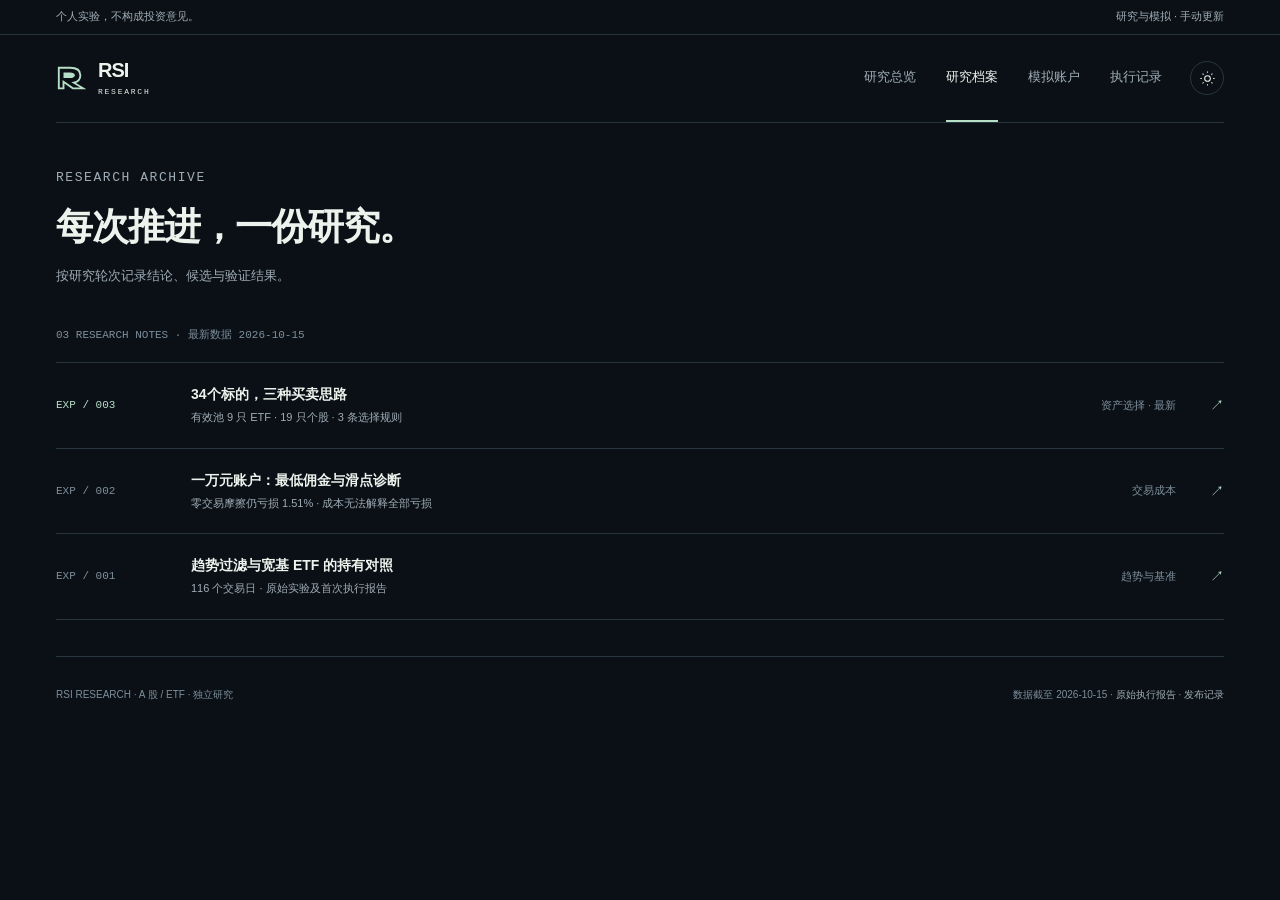
<file: research/index.html>
<!doctype html>
<html lang="zh-CN" data-theme="dark"><head><meta charset="utf-8"><meta name="viewport" content="width=device-width,initial-scale=1"><meta name="color-scheme" content="dark light"><meta name="description" content="A股与场内ETF研究：资产候选、策略比较、每轮研究报告和独立模拟账户。"><title>研究档案 · RSI Research</title><link rel="stylesheet" href="../assets/console-v3.css"><script defer src="../assets/console-v3.js"></script></head>
<body><div class="topline"><div class="wrap"><span>个人实验，不构成投资意见。</span><span class="right">研究与模拟 · 手动更新</span></div></div><div class="wrap"><header class="masthead"><a class="brand" href="../index.html" aria-label="RSI Research 首页"><svg class="logo-mark" viewBox="0 0 32 32" aria-hidden="true"><path d="M3 27V5h12c7 0 11 3 11 8 0 4-3 7-7 8l10 6H18L8 20v7Z" fill="none" stroke="currentColor" stroke-width="2"/><path d="M8 10h7c3 0 5 1 5 3s-2 3-5 3H8Z" fill="currentColor"/></svg><span class="brand-name">RSI<small>RESEARCH</small></span></a><nav class="nav" aria-label="主导航"><a href="../index.html">研究总览</a><a href="../research/index.html" class="active" aria-current="page">研究档案</a><a href="../index.html#accounts">模拟账户</a><a href="../report.html">执行记录</a></nav><button class="theme-toggle" type="button" aria-label="切换为浅色主题" title="切换主题"><svg viewBox="0 0 24 24" width="17" height="17" aria-hidden="true"><circle cx="12" cy="12" r="4" fill="none" stroke="currentColor" stroke-width="1.5"/><path d="M12 2v2m0 16v2M2 12h2m16 0h2M5 5l1.5 1.5m11 11L19 19M5 19l1.5-1.5m11-11L19 5" stroke="currentColor" stroke-width="1.5"/></svg></button></header><main id="main"><header class="archive-head"><p class="eyebrow">RESEARCH ARCHIVE</p><h1>每次推进，一份研究。</h1><p>按研究轮次记录结论、候选与验证结果。</p></header><p class="archive-stat">03 RESEARCH NOTES · 最新数据 2026-10-15</p><div class="report-list"><a class="report-row current" href="../research/EXP-0003.html"><span class="report-id">EXP / 003</span><div><h3 class="report-title">34个标的，三种买卖思路</h3><p class="report-desc">有效池 9 只 ETF · 19 只个股 · 3 条选择规则</p></div><span class="report-type">资产选择 · 最新</span><span class="arrow" aria-hidden="true">↗</span></a><a class="report-row" href="../research/EXP-0002.html"><span class="report-id">EXP / 002</span><div><h3 class="report-title">一万元账户：最低佣金与滑点诊断</h3><p class="report-desc">零交易摩擦仍亏损 1.51% · 成本无法解释全部亏损</p></div><span class="report-type">交易成本</span><span class="arrow" aria-hidden="true">↗</span></a><a class="report-row" href="../reports/RPT-0001.html"><span class="report-id">EXP / 001</span><div><h3 class="report-title">趋势过滤与宽基 ETF 的持有对照</h3><p class="report-desc">116 个交易日 · 原始实验及首次执行报告</p></div><span class="report-type">趋势与基准</span><span class="arrow" aria-hidden="true">↗</span></a></div></main><footer class="footer"><span>RSI RESEARCH · A 股 / ETF · 独立研究</span><span>数据截至 2026-10-15 · <a href="../reports/RPT-0001.html">原始执行报告</a> · <a href="../publication.json">发布记录</a></span></footer></div></body></html>
</file>
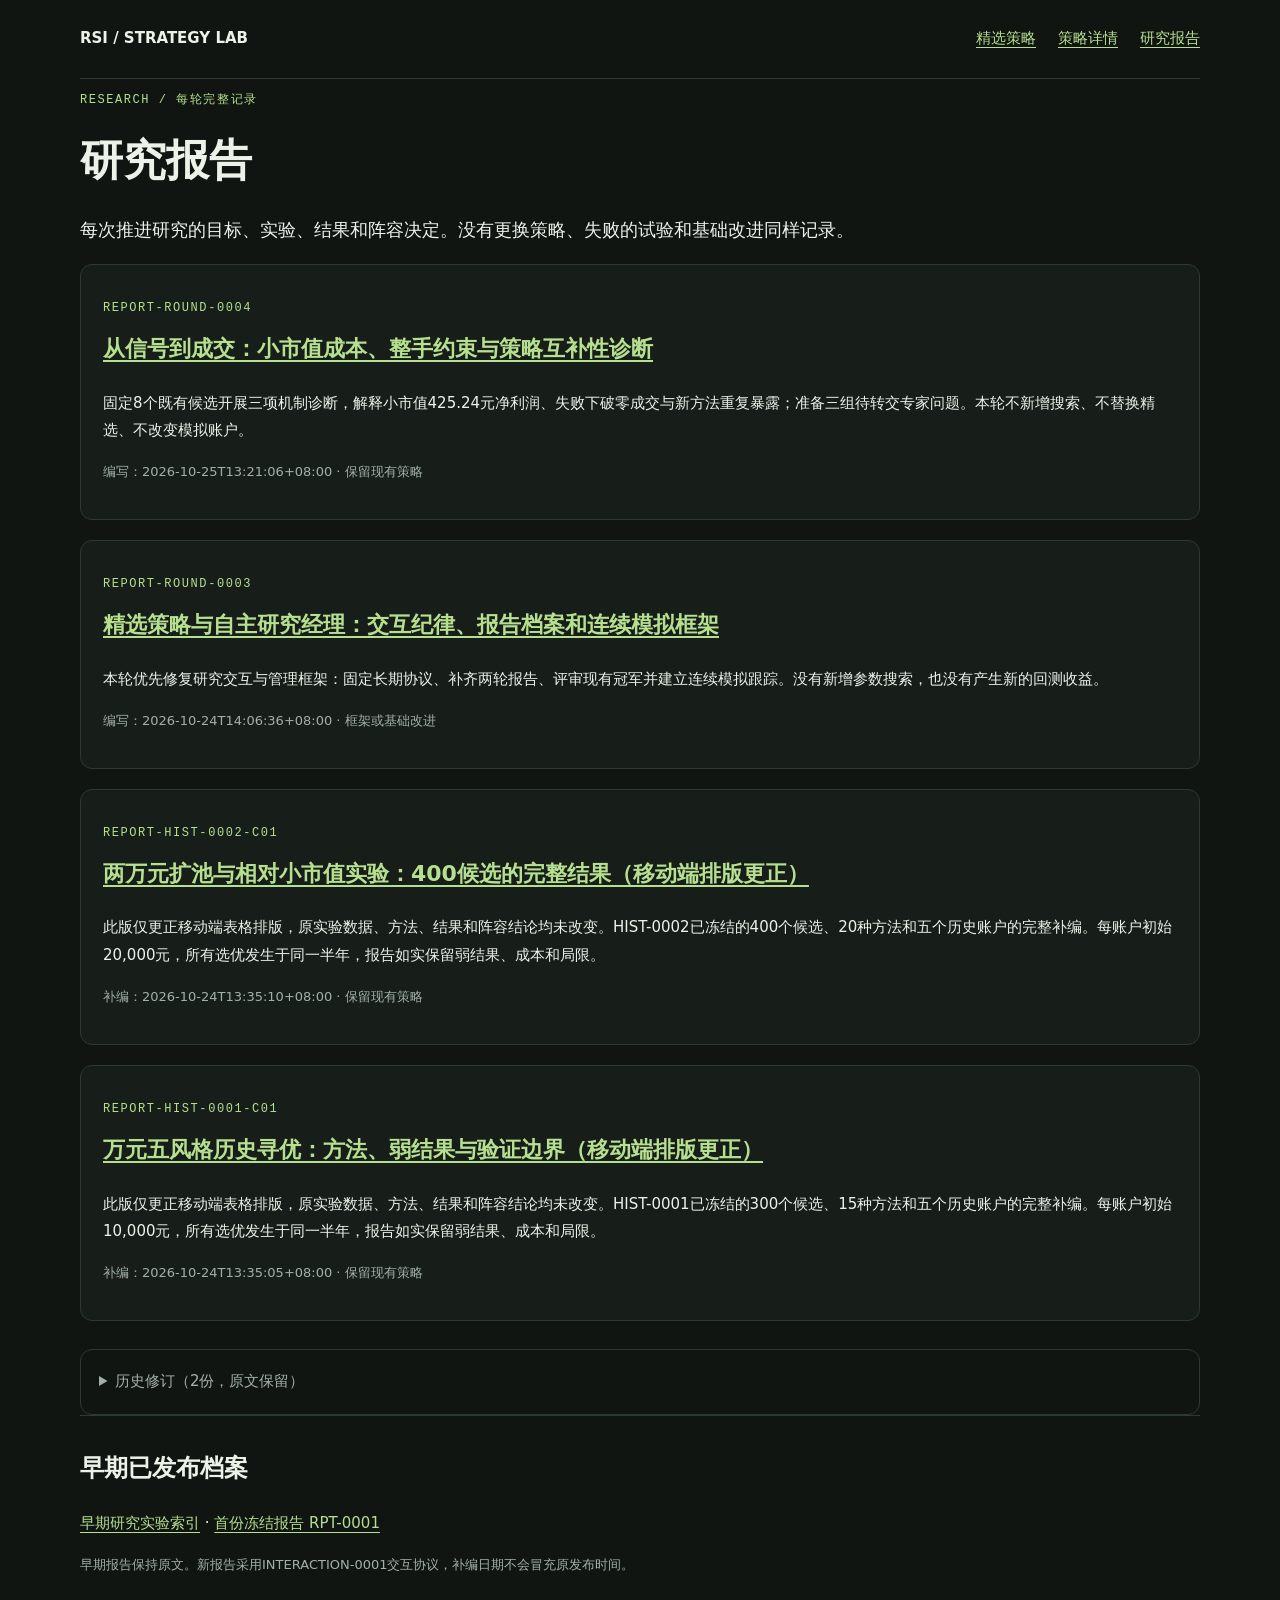
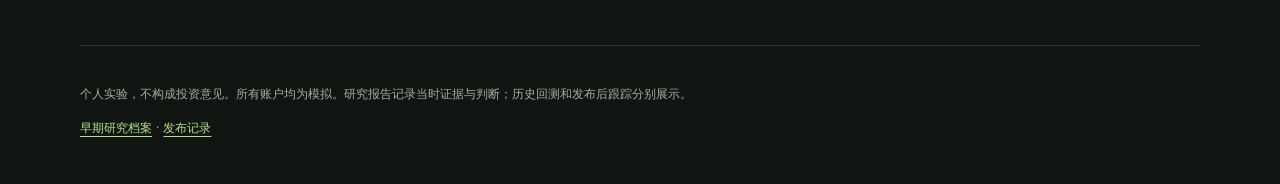
<file: research/reports/index.html>
<!doctype html><html lang="zh-CN"><head><meta charset="utf-8"><meta name="viewport" content="width=device-width,initial-scale=1"><title>研究报告 · RSI Research</title><style>
:root{color-scheme:dark;--bg:#101512;--panel:#171e19;--text:#edf2e9;--muted:#a2b0a5;--line:#2c3a30;--accent:#b6df8f}
*{box-sizing:border-box}body{margin:0;background:var(--bg);color:var(--text);font:15px/1.85 system-ui,"Microsoft YaHei",sans-serif}a{color:var(--accent);text-underline-offset:4px}header,main,footer{width:min(1120px,calc(100% - 40px));margin:auto}header{padding:25px 0;border-bottom:1px solid var(--line);display:flex;justify-content:space-between;gap:20px;flex-wrap:wrap}nav{display:flex;gap:22px;flex-wrap:wrap}h1{font-size:clamp(28px,5vw,43px);line-height:1.3;margin:24px 0}h2{font-size:24px;margin:0 0 20px}h3{font-size:17px}.eyebrow{color:var(--accent);font:12px/1.5 monospace;letter-spacing:.13em}.meta,.muted{color:var(--muted);font-size:13px}.summary{font-size:18px;max-width:850px}.disclosure{border-left:2px solid #dfc18a;padding:12px 18px;margin:24px 0;color:#dfc18a;background:#171d17}.section{border-top:1px solid var(--line);padding:30px 0;overflow-wrap:anywhere}.toc{background:var(--panel);border:1px solid var(--line);border-radius:13px;padding:20px 24px;margin:32px 0}.toc a{display:inline-block;margin:5px 19px 5px 0}.table-wrap{overflow-x:auto;max-width:100%;border:1px solid var(--line);border-radius:10px;margin:16px 0 24px}table{border-collapse:collapse;width:100%;min-width:600px;font-size:13px}th,td{text-align:left;padding:10px 14px;border-bottom:1px solid var(--line);vertical-align:top}td.compact{white-space:nowrap;overflow-wrap:normal;word-break:normal}td.narrative{min-width:240px;white-space:normal;overflow-wrap:anywhere}th{color:var(--accent);background:var(--panel);white-space:nowrap}tr:last-child td{border:0}.plot{border:1px solid var(--line);border-radius:13px;padding:20px;background:var(--panel)}svg{width:100%;height:auto;display:block}.legend{font-size:12px;color:var(--muted);display:flex;gap:16px;flex-wrap:wrap}.legend span:before{content:"";width:9px;height:9px;display:inline-block;border-radius:50%;background:var(--color);margin-right:6px}.report-list{display:grid;gap:20px}.report-card{border:1px solid var(--line);border-radius:12px;padding:22px;background:var(--panel)}.report-card h2{font-size:22px}.pill{font-size:12px;color:#dfc18a}.revision-archive{margin-top:28px;border:1px solid var(--line);border-radius:12px;padding:18px}.revision-archive>summary{cursor:pointer;color:var(--muted)}.revision-archive .report-list{margin-top:18px}footer{border-top:1px solid var(--line);padding:25px 0 45px;color:var(--muted);font-size:12px;margin-top:25px}@media(max-width:600px){header,main,footer{width:calc(100% - 32px)}header{font-size:13px}nav{gap:15px}.summary{font-size:16px}.section{padding:24px 0}.toc{padding:16px}.plot{padding:12px}h2{font-size:21px}}
</style></head><body><header><strong>RSI / STRATEGY LAB</strong><nav><a href="../../index.html">精选策略</a><a href="../../report.html">策略详情</a><a href="index.html">研究报告</a></nav></header><main><p class="eyebrow">RESEARCH / 每轮完整记录</p><h1>研究报告</h1><p class="summary">每次推进研究的目标、实验、结果和阵容决定。没有更换策略、失败的试验和基础改进同样记录。</p><div class="report-list"><article class="report-card"><p class="eyebrow">REPORT-ROUND-0004</p><h2><a href="REPORT-ROUND-0004.html">从信号到成交：小市值成本、整手约束与策略互补性诊断</a></h2><p>固定8个既有候选开展三项机制诊断，解释小市值425.24元净利润、失败下破零成交与新方法重复暴露；准备三组待转交专家问题。本轮不新增搜索、不替换精选、不改变模拟账户。</p><p class="meta">编写：2026-10-25T13:21:06+08:00 · 保留现有策略</p></article><article class="report-card"><p class="eyebrow">REPORT-ROUND-0003</p><h2><a href="REPORT-ROUND-0003.html">精选策略与自主研究经理：交互纪律、报告档案和连续模拟框架</a></h2><p>本轮优先修复研究交互与管理框架：固定长期协议、补齐两轮报告、评审现有冠军并建立连续模拟跟踪。没有新增参数搜索，也没有产生新的回测收益。</p><p class="meta">编写：2026-10-24T14:06:36+08:00 · 框架或基础改进</p></article><article class="report-card"><p class="eyebrow">REPORT-HIST-0002-C01</p><h2><a href="REPORT-HIST-0002-C01.html">两万元扩池与相对小市值实验：400候选的完整结果（移动端排版更正）</a></h2><p>此版仅更正移动端表格排版，原实验数据、方法、结果和阵容结论均未改变。HIST-0002已冻结的400个候选、20种方法和五个历史账户的完整补编。每账户初始20,000元，所有选优发生于同一半年，报告如实保留弱结果、成本和局限。</p><p class="meta">补编：2026-10-24T13:35:10+08:00 · 保留现有策略</p></article><article class="report-card"><p class="eyebrow">REPORT-HIST-0001-C01</p><h2><a href="REPORT-HIST-0001-C01.html">万元五风格历史寻优：方法、弱结果与验证边界（移动端排版更正）</a></h2><p>此版仅更正移动端表格排版，原实验数据、方法、结果和阵容结论均未改变。HIST-0001已冻结的300个候选、15种方法和五个历史账户的完整补编。每账户初始10,000元，所有选优发生于同一半年，报告如实保留弱结果、成本和局限。</p><p class="meta">补编：2026-10-24T13:35:05+08:00 · 保留现有策略</p></article></div><details class="revision-archive"><summary>历史修订（2份，原文保留）</summary><div class="report-list"><article class="report-card"><p class="eyebrow">REPORT-HIST-0002</p><h2><a href="REPORT-HIST-0002.html">两万元扩池与相对小市值实验：400候选的完整结果</a></h2><p>HIST-0002已冻结的400个候选、20种方法和五个历史账户的完整补编。每账户初始20,000元，所有选优发生于同一半年，报告如实保留弱结果、成本和局限。</p><p class="meta">补编：2026-10-24T13:24:22+08:00 · 保留现有策略</p></article><article class="report-card"><p class="eyebrow">REPORT-HIST-0001</p><h2><a href="REPORT-HIST-0001.html">万元五风格历史寻优：方法、弱结果与验证边界</a></h2><p>HIST-0001已冻结的300个候选、15种方法和五个历史账户的完整补编。每账户初始10,000元，所有选优发生于同一半年，报告如实保留弱结果、成本和局限。</p><p class="meta">补编：2026-10-24T13:24:12+08:00 · 保留现有策略</p></article></div></details><section class="section"><h2>早期已发布档案</h2><p><a href="../index.html">早期研究实验索引</a> · <a href="../../reports/RPT-0001.html">首份冻结报告 RPT-0001</a></p><p class="muted">早期报告保持原文。新报告采用INTERACTION-0001交互协议，补编日期不会冒充原发布时间。</p></section></main><footer><p>个人实验，不构成投资意见。所有账户均为模拟。研究报告记录当时证据与判断；历史回测和发布后跟踪分别展示。</p><a href="../index.html">早期研究档案</a> · <a href="../../publication.json">发布记录</a></footer></body></html>
</file>
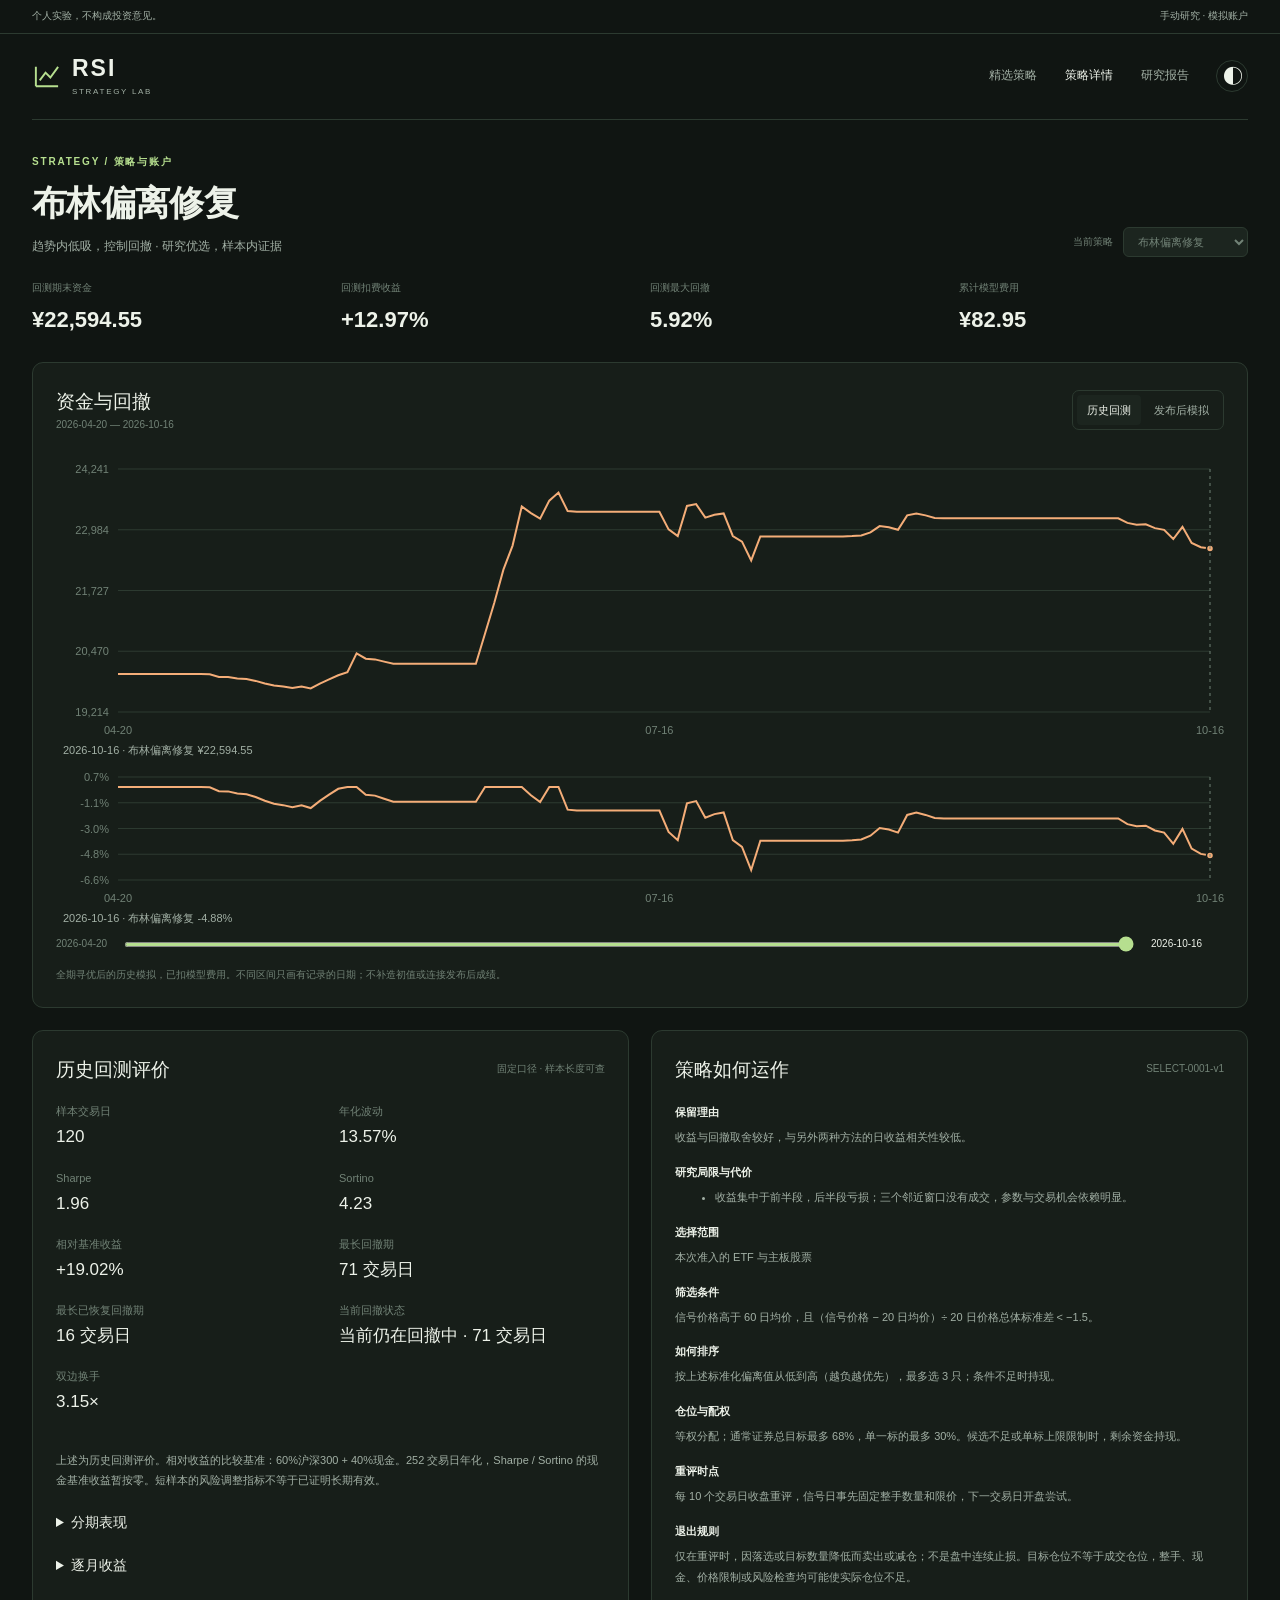
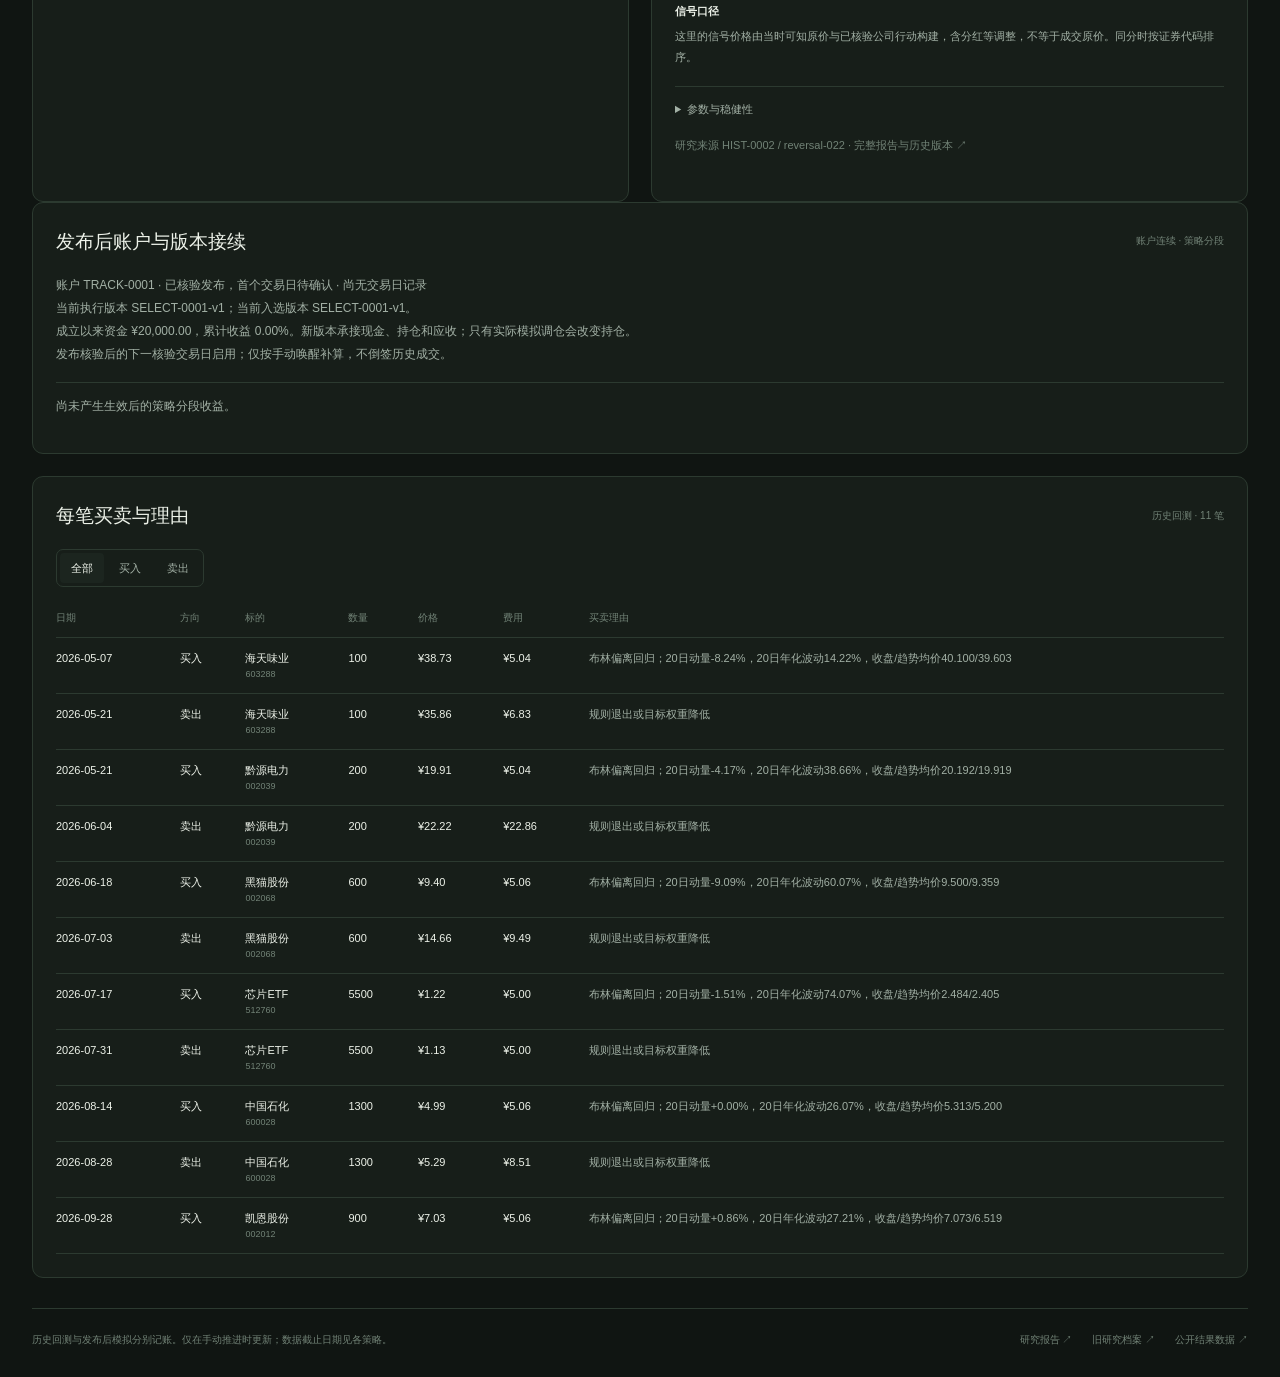
<file: report.html>
<!doctype html><html lang="zh-CN" data-theme="dark"><head><meta charset="utf-8"><meta name="viewport" content="width=device-width,initial-scale=1"><meta name="color-scheme" content="dark light"><meta name="description" content="动态精选策略的扣费收益、回撤、当前模拟持仓与发布后跟踪。"><title>策略详情 · RSI Strategy Lab</title><link rel="stylesheet" href="assets/selected-v1.css"><script defer src="assets/selected-v1.js"></script></head><body data-page="detail"><div class="topline"><div class="wrap"><span>个人实验，不构成投资意见。</span><span>手动研究 · 模拟账户</span></div></div><div class="wrap"><header class="masthead"><a class="brand" href="index.html"><svg viewBox="0 0 30 30" width="29" height="29" aria-hidden="true"><path d="M4 25V5m0 20h23M8 19l6-8 5 5 8-11" fill="none" stroke="currentColor" stroke-width="2"/></svg><span>RSI<small>STRATEGY LAB</small></span></a><nav aria-label="主导航"><a href="index.html">精选策略</a><a href="report.html" aria-current="page">策略详情</a><a href="research/reports/index.html">研究报告</a></nav><button class="theme-toggle" type="button" aria-label="切换浅色主题">◐</button></header><main><section class="heading detail-heading"><div><p class="eyebrow">STRATEGY / 策略与账户</p><h1 data-detail-title>策略详情</h1><p class="subtitle" data-detail-subtitle>历史重放与发布后账户分别评估。</p></div><div class="detail-controls"><label class="select-label">当前策略<select data-strategy-select aria-label="当前策略"><option value="SELECT-0001">布林偏离修复</option><option value="SELECT-0002">宽基相对强弱</option><option value="SELECT-0003">市场回撤防线</option></select></label></div></section><div class="detail-metrics" data-detail-metrics></div><section class="panel"><div class="panel-heading"><div><h2>资金与回撤</h2><p class="panel-note" data-detail-period></p></div><div class="basis-switch" role="group" aria-label="曲线口径"><button type="button" data-basis="backtest" aria-pressed="true">历史回测</button><button type="button" data-basis="tracking" aria-pressed="false">发布后模拟</button></div></div><div class="chart-shell" data-chart="nav"><svg class="chart" viewBox="0 0 1000 300" role="img" aria-label="当前策略资金曲线"></svg><div class="chart-readout" aria-live="polite"></div></div><div class="chart-shell" data-chart="drawdown"><svg class="chart" viewBox="0 0 1000 300" role="img" aria-label="当前策略回撤曲线"></svg><div class="chart-readout" aria-live="polite"></div></div><div class="date-control"><span data-first-date>—</span><input type="range" min="0" max="0" value="0" data-date-range aria-label="查看指定日期表现"><strong data-selected-date>—</strong></div><p class="chart-note" data-chart-note></p></section><div class="detail-columns"><section class="panel"><div class="panel-heading"><h2>历史回测评价</h2><span class="panel-note">固定口径 · 样本长度可查</span></div><div class="professional-metrics" data-professional></div><div data-subperiods></div></section><section class="panel"><div class="panel-heading"><h2>策略如何运作</h2><span class="version-tag" data-detail-version></span></div><div class="rules-copy" data-rules></div></section></div><section class="panel"><div class="panel-heading"><h2>发布后账户与版本接续</h2><span class="panel-note">账户连续 · 策略分段</span></div><div data-account-lineage></div></section><section class="panel trades-panel"><div class="panel-heading"><h2>每笔买卖与理由</h2><span class="panel-note" data-trade-count></span></div><div class="trade-filter"><button type="button" data-trade-side="all" aria-pressed="true">全部</button><button type="button" data-trade-side="buy" aria-pressed="false">买入</button><button type="button" data-trade-side="sell" aria-pressed="false">卖出</button></div><div class="table-scroll"><table><caption class="sr-only">所选口径的模拟交易记录</caption><thead><tr><th>日期</th><th>方向</th><th>标的</th><th>数量</th><th>价格</th><th>费用</th><th>买卖理由</th></tr></thead><tbody data-trades></tbody></table></div></section></main><footer><p>历史回测与发布后模拟分别记账。仅在手动推进时更新；数据截止日期见各策略。</p><div><a href="research/reports/index.html">研究报告 ↗</a><a href="research/index.html">旧研究档案 ↗</a><a href="accounts.json">公开结果数据 ↗</a></div></footer></div><script type="application/json" id="selected-data">{"schema_version":2,"mode":"selected_strategies","generated_at":"2026-10-24T13:54:43+08:00","roster_id":"ROSTER-0002","report_index_url":"research/reports/index.html","performance_basis":"historical_backtest_default_forward_tracking_separate","strategies":[{"id":"SELECT-0001","version_id":"SELECT-0001-v1","name":"布林偏离修复","risk_style":"趋势内低吸，控制回撤","selection_reason":"收益与回撤取舍较好，与另外两种方法的日收益相关性较低。","evidence_level":"in_sample","account_id":"TRACK-0001","tradeoffs":["收益集中于前半段，后半段亏损；三个邻近窗口没有成交，参数与交易机会依赖明显。"],"color":"#f4ad78","backtest":{"period":{"start":"2026-04-20","end":"2026-10-16"},"initial_capital_cny":20000.0,"metrics":{"ending_equity_cny":22594.55,"net_return":0.1297275,"max_drawdown":-0.059168137636465445,"annualized_volatility":0.1357405531054985,"ending_cash_cny":16888.55,"receivable_cny":0.0,"total_fees_cny":82.95,"trade_count":11,"turnover":3.146575,"cancelled_orders":0},"equity_curve":[{"date":"2026-04-20","equity_cny":20000.0,"cash_cny":20000.0,"positions_market_value_cny":0.0,"receivable_cny":0.0,"fees_cny":0,"net_return":0.0,"drawdown":0.0,"day_return":0.0},{"date":"2026-04-21","equity_cny":20000.0,"cash_cny":20000.0,"positions_market_value_cny":0.0,"receivable_cny":0.0,"fees_cny":0,"net_return":0.0,"drawdown":0.0,"day_return":0.0},{"date":"2026-04-22","equity_cny":20000.0,"cash_cny":20000.0,"positions_market_value_cny":0.0,"receivable_cny":0.0,"fees_cny":0,"net_return":0.0,"drawdown":0.0,"day_return":0.0},{"date":"2026-04-23","equity_cny":20000.0,"cash_cny":20000.0,"positions_market_value_cny":0.0,"receivable_cny":0.0,"fees_cny":0,"net_return":0.0,"drawdown":0.0,"day_return":0.0},{"date":"2026-04-24","equity_cny":20000.0,"cash_cny":20000.0,"positions_market_value_cny":0.0,"receivable_cny":0.0,"fees_cny":0,"net_return":0.0,"drawdown":0.0,"day_return":0.0},{"date":"2026-04-27","equity_cny":20000.0,"cash_cny":20000.0,"positions_market_value_cny":0.0,"receivable_cny":0.0,"fees_cny":0,"net_return":0.0,"drawdown":0.0,"day_return":0.0},{"date":"2026-04-28","equity_cny":20000.0,"cash_cny":20000.0,"positions_market_value_cny":0.0,"receivable_cny":0.0,"fees_cny":0,"net_return":0.0,"drawdown":0.0,"day_return":0.0},{"date":"2026-04-29","equity_cny":20000.0,"cash_cny":20000.0,"positions_market_value_cny":0.0,"receivable_cny":0.0,"fees_cny":0,"net_return":0.0,"drawdown":0.0,"day_return":0.0},{"date":"2026-04-30","equity_cny":20000.0,"cash_cny":20000.0,"positions_market_value_cny":0.0,"receivable_cny":0.0,"fees_cny":0,"net_return":0.0,"drawdown":0.0,"day_return":0.0},{"date":"2026-05-06","equity_cny":20000.0,"cash_cny":20000.0,"positions_market_value_cny":0.0,"receivable_cny":0.0,"fees_cny":0,"net_return":0.0,"drawdown":0.0,"day_return":0.0},{"date":"2026-05-07","equity_cny":19994.96,"cash_cny":16121.96,"positions_market_value_cny":3873.0,"receivable_cny":0.0,"fees_cny":5.04,"net_return":-0.00025200000000003,"drawdown":-0.00025200000000003,"day_return":-0.00025200000000003},{"date":"2026-05-08","equity_cny":19939.96,"cash_cny":16121.96,"positions_market_value_cny":3818.0,"receivable_cny":0.0,"fees_cny":5.04,"net_return":-0.00300200000000006,"drawdown":-0.00300200000000006,"day_return":-0.002750693174680019},{"date":"2026-05-11","equity_cny":19936.96,"cash_cny":16121.96,"positions_market_value_cny":3815.0,"receivable_cny":0.0,"fees_cny":5.04,"net_return":-0.0031520000000000437,"drawdown":-0.0031520000000000437,"day_return":-0.00015045165587090903},{"date":"2026-05-12","equity_cny":19905.96,"cash_cny":16121.96,"positions_market_value_cny":3784.0,"receivable_cny":0.0,"fees_cny":5.04,"net_return":-0.004702000000000095,"drawdown":-0.004702000000000095,"day_return":-0.0015549010481036296},{"date":"2026-05-13","equity_cny":19895.96,"cash_cny":16121.96,"positions_market_value_cny":3774.0,"receivable_cny":0.0,"fees_cny":5.04,"net_return":-0.00520200000000004,"drawdown":-0.00520200000000004,"day_return":-0.0005023621066253536},{"date":"2026-05-14","equity_cny":19856.96,"cash_cny":16121.96,"positions_market_value_cny":3735.0,"receivable_cny":0.0,"fees_cny":5.04,"net_return":-0.007152000000000047,"drawdown":-0.007152000000000047,"day_return":-0.0019601969445053324},{"date":"2026-05-15","equity_cny":19802.96,"cash_cny":16121.96,"positions_market_value_cny":3681.0,"receivable_cny":0.0,"fees_cny":5.04,"net_return":-0.009852000000000083,"drawdown":-0.009852000000000083,"day_return":-0.0027194495028443066},{"date":"2026-05-18","equity_cny":19759.96,"cash_cny":16121.96,"positions_market_value_cny":3638.0,"receivable_cny":0.0,"fees_cny":5.04,"net_return":-0.012002000000000068,"drawdown":-0.012002000000000068,"day_return":-0.002171392559496166},{"date":"2026-05-19","equity_cny":19740.96,"cash_cny":16121.96,"positions_market_value_cny":3619.0,"receivable_cny":0.0,"fees_cny":5.04,"net_return":-0.012952000000000075,"drawdown":-0.012952000000000075,"day_return":-0.0009615404079765799},{"date":"2026-05-20","equity_cny":19709.96,"cash_cny":16121.96,"positions_market_value_cny":3588.0,"receivable_cny":0.0,"fees_cny":5.04,"net_return":-0.014502000000000015,"drawdown":-0.014502000000000015,"day_return":-0.0015703390311312404},{"date":"2026-05-21","equity_cny":19740.09,"cash_cny":15714.09,"positions_market_value_cny":4026.0,"receivable_cny":0.0,"fees_cny":16.91,"net_return":-0.012995499999999938,"drawdown":-0.012995499999999938,"day_return":0.001528668754274598},{"date":"2026-05-22","equity_cny":19700.09,"cash_cny":15714.09,"positions_market_value_cny":3986.0,"receivable_cny":0.0,"fees_cny":16.91,"net_return":-0.01499549999999994,"drawdown":-0.01499549999999994,"day_return":-0.002026333213273057},{"date":"2026-05-25","equity_cny":19802.09,"cash_cny":15714.09,"positions_market_value_cny":4088.0,"receivable_cny":0.0,"fees_cny":16.91,"net_return":-0.009895499999999946,"drawdown":-0.009895499999999946,"day_return":0.005177641320420312},{"date":"2026-05-26","equity_cny":19890.09,"cash_cny":15714.09,"positions_market_value_cny":4176.0,"receivable_cny":0.0,"fees_cny":16.91,"net_return":-0.0054954999999999865,"drawdown":-0.0054954999999999865,"day_return":0.00444397535815666},{"date":"2026-05-27","equity_cny":19974.09,"cash_cny":15714.09,"positions_market_value_cny":4260.0,"receivable_cny":0.0,"fees_cny":16.91,"net_return":-0.001295500000000005,"drawdown":-0.001295500000000005,"day_return":0.00422320864309822},{"date":"2026-05-28","equity_cny":20036.09,"cash_cny":15714.09,"positions_market_value_cny":4322.0,"receivable_cny":0.0,"fees_cny":16.91,"net_return":0.0018044999999999867,"drawdown":0.0,"day_return":0.0031040212595416783},{"date":"2026-05-29","equity_cny":20428.09,"cash_cny":15792.09,"positions_market_value_cny":4636.0,"receivable_cny":0.0,"fees_cny":16.91,"net_return":0.02140450000000005,"drawdown":0.0,"day_return":0.01956469550695772},{"date":"2026-06-01","equity_cny":20316.09,"cash_cny":15792.09,"positions_market_value_cny":4524.0,"receivable_cny":0.0,"fees_cny":16.91,"net_return":0.0158045,"drawdown":-0.005482646688946491,"day_return":-0.005482646688946491},{"date":"2026-06-02","equity_cny":20302.09,"cash_cny":15792.09,"positions_market_value_cny":4510.0,"receivable_cny":0.0,"fees_cny":16.91,"net_return":0.015104500000000076,"drawdown":-0.006167977525064705,"day_return":-0.0006891089771703385},{"date":"2026-06-03","equity_cny":20256.09,"cash_cny":15792.09,"positions_market_value_cny":4464.0,"receivable_cny":0.0,"fees_cny":16.91,"net_return":0.012804500000000107,"drawdown":-0.008419778843739234,"day_return":-0.0022657765776823435},{"date":"2026-06-04","equity_cny":20213.23,"cash_cny":20213.23,"positions_market_value_cny":0.0,"receivable_cny":0.0,"fees_cny":39.77,"net_return":0.01066149999999988,"drawdown":-0.010517870246312788,"day_return":-0.0021159068704770245},{"date":"2026-06-05","equity_cny":20213.23,"cash_cny":20213.23,"positions_market_value_cny":0.0,"receivable_cny":0.0,"fees_cny":39.77,"net_return":0.01066149999999988,"drawdown":-0.010517870246312788,"day_return":0.0},{"date":"2026-06-08","equity_cny":20213.23,"cash_cny":20213.23,"positions_market_value_cny":0.0,"receivable_cny":0.0,"fees_cny":39.77,"net_return":0.01066149999999988,"drawdown":-0.010517870246312788,"day_return":0.0},{"date":"2026-06-09","equity_cny":20213.23,"cash_cny":20213.23,"positions_market_value_cny":0.0,"receivable_cny":0.0,"fees_cny":39.77,"net_return":0.01066149999999988,"drawdown":-0.010517870246312788,"day_return":0.0},{"date":"2026-06-10","equity_cny":20213.23,"cash_cny":20213.23,"positions_market_value_cny":0.0,"receivable_cny":0.0,"fees_cny":39.77,"net_return":0.01066149999999988,"drawdown":-0.010517870246312788,"day_return":0.0},{"date":"2026-06-11","equity_cny":20213.23,"cash_cny":20213.23,"positions_market_value_cny":0.0,"receivable_cny":0.0,"fees_cny":39.77,"net_return":0.01066149999999988,"drawdown":-0.010517870246312788,"day_return":0.0},{"date":"2026-06-12","equity_cny":20213.23,"cash_cny":20213.23,"positions_market_value_cny":0.0,"receivable_cny":0.0,"fees_cny":39.77,"net_return":0.01066149999999988,"drawdown":-0.010517870246312788,"day_return":0.0},{"date":"2026-06-15","equity_cny":20213.23,"cash_cny":20213.23,"positions_market_value_cny":0.0,"receivable_cny":0.0,"fees_cny":39.77,"net_return":0.01066149999999988,"drawdown":-0.010517870246312788,"day_return":0.0},{"date":"2026-06-16","equity_cny":20213.23,"cash_cny":20213.23,"positions_market_value_cny":0.0,"receivable_cny":0.0,"fees_cny":39.77,"net_return":0.01066149999999988,"drawdown":-0.010517870246312788,"day_return":0.0},{"date":"2026-06-17","equity_cny":20213.23,"cash_cny":20213.23,"positions_market_value_cny":0.0,"receivable_cny":0.0,"fees_cny":39.77,"net_return":0.01066149999999988,"drawdown":-0.010517870246312788,"day_return":0.0},{"date":"2026-06-18","equity_cny":20838.17,"cash_cny":14568.17,"positions_market_value_cny":6270.0,"receivable_cny":0.0,"fees_cny":44.83,"net_return":0.041908499999999904,"drawdown":0.0,"day_return":0.030917374412698928},{"date":"2026-06-22","equity_cny":21468.17,"cash_cny":14568.17,"positions_market_value_cny":6900.0,"receivable_cny":0.0,"fees_cny":44.83,"net_return":0.07340849999999999,"drawdown":0.0,"day_return":0.030232981111105284},{"date":"2026-06-23","equity_cny":22158.17,"cash_cny":14568.17,"positions_market_value_cny":7590.0,"receivable_cny":0.0,"fees_cny":44.83,"net_return":0.10790849999999996,"drawdown":0.0,"day_return":0.032140606302260455},{"date":"2026-06-24","equity_cny":22656.17,"cash_cny":14568.17,"positions_market_value_cny":8088.0,"receivable_cny":0.0,"fees_cny":44.83,"net_return":0.13280849999999988,"drawdown":0.0,"day_return":0.02247478018265947},{"date":"2026-06-25","equity_cny":23466.17,"cash_cny":14568.17,"positions_market_value_cny":8898.0,"receivable_cny":0.0,"fees_cny":44.83,"net_return":0.17330849999999987,"drawdown":0.0,"day_return":0.03575185037894757},{"date":"2026-06-26","equity_cny":23328.17,"cash_cny":14568.17,"positions_market_value_cny":8760.0,"receivable_cny":0.0,"fees_cny":44.83,"net_return":0.16640849999999996,"drawdown":-0.0058808062841102515,"day_return":-0.0058808062841102515},{"date":"2026-06-29","equity_cny":23214.17,"cash_cny":14568.17,"positions_market_value_cny":8646.0,"receivable_cny":0.0,"fees_cny":44.83,"net_return":0.16070849999999992,"drawdown":-0.010738863649244812,"day_return":-0.004886795663783361},{"date":"2026-06-30","equity_cny":23586.17,"cash_cny":14568.17,"positions_market_value_cny":9018.0,"receivable_cny":0.0,"fees_cny":44.83,"net_return":0.17930849999999987,"drawdown":0.0,"day_return":0.01602469526155792},{"date":"2026-07-01","equity_cny":23754.17,"cash_cny":14568.17,"positions_market_value_cny":9186.0,"receivable_cny":0.0,"fees_cny":44.83,"net_return":0.18770849999999983,"drawdown":0.0,"day_return":0.007122818159964073},{"date":"2026-07-02","equity_cny":23370.17,"cash_cny":14568.17,"positions_market_value_cny":8802.0,"receivable_cny":0.0,"fees_cny":44.83,"net_return":0.16850849999999995,"drawdown":-0.016165582716634597,"day_return":-0.016165582716634597},{"date":"2026-07-03","equity_cny":23354.68,"cash_cny":23354.68,"positions_market_value_cny":0.0,"receivable_cny":0.0,"fees_cny":54.32,"net_return":0.16773400000000005,"drawdown":-0.016817678748615394,"day_return":-0.0006628107540509465},{"date":"2026-07-06","equity_cny":23354.68,"cash_cny":23354.68,"positions_market_value_cny":0.0,"receivable_cny":0.0,"fees_cny":54.32,"net_return":0.16773400000000005,"drawdown":-0.016817678748615394,"day_return":0.0},{"date":"2026-07-07","equity_cny":23354.68,"cash_cny":23354.68,"positions_market_value_cny":0.0,"receivable_cny":0.0,"fees_cny":54.32,"net_return":0.16773400000000005,"drawdown":-0.016817678748615394,"day_return":0.0},{"date":"2026-07-08","equity_cny":23354.68,"cash_cny":23354.68,"positions_market_value_cny":0.0,"receivable_cny":0.0,"fees_cny":54.32,"net_return":0.16773400000000005,"drawdown":-0.016817678748615394,"day_return":0.0},{"date":"2026-07-09","equity_cny":23354.68,"cash_cny":23354.68,"positions_market_value_cny":0.0,"receivable_cny":0.0,"fees_cny":54.32,"net_return":0.16773400000000005,"drawdown":-0.016817678748615394,"day_return":0.0},{"date":"2026-07-10","equity_cny":23354.68,"cash_cny":23354.68,"positions_market_value_cny":0.0,"receivable_cny":0.0,"fees_cny":54.32,"net_return":0.16773400000000005,"drawdown":-0.016817678748615394,"day_return":0.0},{"date":"2026-07-13","equity_cny":23354.68,"cash_cny":23354.68,"positions_market_value_cny":0.0,"receivable_cny":0.0,"fees_cny":54.32,"net_return":0.16773400000000005,"drawdown":-0.016817678748615394,"day_return":0.0},{"date":"2026-07-14","equity_cny":23354.68,"cash_cny":23354.68,"positions_market_value_cny":0.0,"receivable_cny":0.0,"fees_cny":54.32,"net_return":0.16773400000000005,"drawdown":-0.016817678748615394,"day_return":0.0},{"date":"2026-07-15","equity_cny":23354.68,"cash_cny":23354.68,"positions_market_value_cny":0.0,"receivable_cny":0.0,"fees_cny":54.32,"net_return":0.16773400000000005,"drawdown":-0.016817678748615394,"day_return":0.0},{"date":"2026-07-16","equity_cny":23354.68,"cash_cny":23354.68,"positions_market_value_cny":0.0,"receivable_cny":0.0,"fees_cny":54.32,"net_return":0.16773400000000005,"drawdown":-0.016817678748615394,"day_return":0.0},{"date":"2026-07-17","equity_cny":22992.18,"cash_cny":16639.68,"positions_market_value_cny":6352.5,"receivable_cny":0.0,"fees_cny":59.32,"net_return":0.1496090000000001,"drawdown":-0.032078157224605164,"day_return":-0.01552151431747295},{"date":"2026-07-20","equity_cny":22854.68,"cash_cny":16639.68,"positions_market_value_cny":6215.0,"receivable_cny":0.0,"fees_cny":59.32,"net_return":0.14273399999999992,"drawdown":-0.03786661457756668,"day_return":-0.0059802941695829},{"date":"2026-07-21","equity_cny":23476.18,"cash_cny":16639.68,"positions_market_value_cny":6836.5,"receivable_cny":0.0,"fees_cny":59.32,"net_return":0.1738090000000001,"drawdown":-0.011702787342180221,"day_return":0.02719355510556265},{"date":"2026-07-22","equity_cny":23514.68,"cash_cny":16639.68,"positions_market_value_cny":6875.0,"receivable_cny":0.0,"fees_cny":59.32,"net_return":0.17573400000000006,"drawdown":-0.010082019283350951,"day_return":0.0016399601638767969},{"date":"2026-07-23","equity_cny":23234.18,"cash_cny":16639.68,"positions_market_value_cny":6594.5,"receivable_cny":0.0,"fees_cny":59.32,"net_return":0.1617090000000001,"drawdown":-0.021890472283392692,"day_return":-0.011928718570697106},{"date":"2026-07-24","equity_cny":23294.68,"cash_cny":16639.68,"positions_market_value_cny":6655.0,"receivable_cny":0.0,"fees_cny":59.32,"net_return":0.16473399999999994,"drawdown":-0.019343551048089602,"day_return":0.0026039223247817933},{"date":"2026-07-27","equity_cny":23322.18,"cash_cny":16639.68,"positions_market_value_cny":6682.5,"receivable_cny":0.0,"fees_cny":59.32,"net_return":0.16610900000000006,"drawdown":-0.0181858595774973,"day_return":0.0011805270559630543},{"date":"2026-07-28","equity_cny":22854.68,"cash_cny":16639.68,"positions_market_value_cny":6215.0,"receivable_cny":0.0,"fees_cny":59.32,"net_return":0.14273399999999992,"drawdown":-0.03786661457756668,"day_return":-0.020045295937172303},{"date":"2026-07-29","equity_cny":22739.18,"cash_cny":16639.68,"positions_market_value_cny":6099.5,"receivable_cny":0.0,"fees_cny":59.32,"net_return":0.13695900000000005,"drawdown":-0.04272891875405449,"day_return":-0.005053669532892213},{"date":"2026-07-30","equity_cny":22348.68,"cash_cny":16639.68,"positions_market_value_cny":5709.0,"receivable_cny":0.0,"fees_cny":59.32,"net_return":0.11743400000000004,"drawdown":-0.059168137636465445,"day_return":-0.017173002720414665},{"date":"2026-07-31","equity_cny":22844.18,"cash_cny":22844.18,"positions_market_value_cny":0.0,"receivable_cny":0.0,"fees_cny":64.32,"net_return":0.14220900000000003,"drawdown":-0.038308642229974654,"day_return":0.022171331819149875},{"date":"2026-08-03","equity_cny":22844.18,"cash_cny":22844.18,"positions_market_value_cny":0.0,"receivable_cny":0.0,"fees_cny":64.32,"net_return":0.14220900000000003,"drawdown":-0.038308642229974654,"day_return":0.0},{"date":"2026-08-04","equity_cny":22844.18,"cash_cny":22844.18,"positions_market_value_cny":0.0,"receivable_cny":0.0,"fees_cny":64.32,"net_return":0.14220900000000003,"drawdown":-0.038308642229974654,"day_return":0.0},{"date":"2026-08-05","equity_cny":22844.18,"cash_cny":22844.18,"positions_market_value_cny":0.0,"receivable_cny":0.0,"fees_cny":64.32,"net_return":0.14220900000000003,"drawdown":-0.038308642229974654,"day_return":0.0},{"date":"2026-08-06","equity_cny":22844.18,"cash_cny":22844.18,"positions_market_value_cny":0.0,"receivable_cny":0.0,"fees_cny":64.32,"net_return":0.14220900000000003,"drawdown":-0.038308642229974654,"day_return":0.0},{"date":"2026-08-07","equity_cny":22844.18,"cash_cny":22844.18,"positions_market_value_cny":0.0,"receivable_cny":0.0,"fees_cny":64.32,"net_return":0.14220900000000003,"drawdown":-0.038308642229974654,"day_return":0.0},{"date":"2026-08-10","equity_cny":22844.18,"cash_cny":22844.18,"positions_market_value_cny":0.0,"receivable_cny":0.0,"fees_cny":64.32,"net_return":0.14220900000000003,"drawdown":-0.038308642229974654,"day_return":0.0},{"date":"2026-08-11","equity_cny":22844.18,"cash_cny":22844.18,"positions_market_value_cny":0.0,"receivable_cny":0.0,"fees_cny":64.32,"net_return":0.14220900000000003,"drawdown":-0.038308642229974654,"day_return":0.0},{"date":"2026-08-12","equity_cny":22844.18,"cash_cny":22844.18,"positions_market_value_cny":0.0,"receivable_cny":0.0,"fees_cny":64.32,"net_return":0.14220900000000003,"drawdown":-0.038308642229974654,"day_return":0.0},{"date":"2026-08-13","equity_cny":22844.18,"cash_cny":22844.18,"positions_market_value_cny":0.0,"receivable_cny":0.0,"fees_cny":64.32,"net_return":0.14220900000000003,"drawdown":-0.038308642229974654,"day_return":0.0},{"date":"2026-08-14","equity_cny":22852.12,"cash_cny":16352.12,"positions_market_value_cny":6500.0,"receivable_cny":0.0,"fees_cny":69.38,"net_return":0.142606,"drawdown":-0.03797438512901097,"day_return":0.00034757211683666966},{"date":"2026-08-17","equity_cny":22865.12,"cash_cny":16352.12,"positions_market_value_cny":6513.0,"receivable_cny":0.0,"fees_cny":69.38,"net_return":0.14325600000000005,"drawdown":-0.03742711279745825,"day_return":0.000568875010283465},{"date":"2026-08-18","equity_cny":22930.12,"cash_cny":16352.12,"positions_market_value_cny":6578.0,"receivable_cny":0.0,"fees_cny":69.38,"net_return":0.14650600000000003,"drawdown":-0.03469075113969455,"day_return":0.002842757877500768},{"date":"2026-08-19","equity_cny":23060.12,"cash_cny":16352.12,"positions_market_value_cny":6708.0,"receivable_cny":0.0,"fees_cny":69.38,"net_return":0.15300599999999998,"drawdown":-0.02921802782416727,"day_return":0.005669399026258848},{"date":"2026-08-20","equity_cny":23034.12,"cash_cny":16352.12,"positions_market_value_cny":6682.0,"receivable_cny":0.0,"fees_cny":69.38,"net_return":0.1517059999999999,"drawdown":-0.030312572487272704,"day_return":-0.0011274876279915302},{"date":"2026-08-21","equity_cny":22982.12,"cash_cny":16352.12,"positions_market_value_cny":6630.0,"receivable_cny":0.0,"fees_cny":69.38,"net_return":0.14910599999999996,"drawdown":-0.032501661813483684,"day_return":-0.00225752058250972},{"date":"2026-08-24","equity_cny":23281.12,"cash_cny":16352.12,"positions_market_value_cny":6929.0,"receivable_cny":0.0,"fees_cny":69.38,"net_return":0.16405599999999998,"drawdown":-0.019914398187770743,"day_return":0.01301011394945295},{"date":"2026-08-25","equity_cny":23320.12,"cash_cny":16352.12,"positions_market_value_cny":6968.0,"receivable_cny":0.0,"fees_cny":69.38,"net_return":0.16600599999999988,"drawdown":-0.01827258119311259,"day_return":0.001675177139244255},{"date":"2026-08-26","equity_cny":23281.12,"cash_cny":16352.12,"positions_market_value_cny":6929.0,"receivable_cny":0.0,"fees_cny":69.38,"net_return":0.16405599999999998,"drawdown":-0.019914398187770743,"day_return":-0.0016723756138475876},{"date":"2026-08-27","equity_cny":23229.12,"cash_cny":16352.12,"positions_market_value_cny":6877.0,"receivable_cny":0.0,"fees_cny":69.38,"net_return":0.16145600000000004,"drawdown":-0.022103487513981723,"day_return":-0.002233569518992229},{"date":"2026-08-28","equity_cny":23220.61,"cash_cny":23220.61,"positions_market_value_cny":0.0,"receivable_cny":0.0,"fees_cny":77.89,"net_return":0.16103050000000008,"drawdown":-0.022461740401790387,"day_return":-0.0003663505117713628},{"date":"2026-08-31","equity_cny":23220.61,"cash_cny":23220.61,"positions_market_value_cny":0.0,"receivable_cny":0.0,"fees_cny":77.89,"net_return":0.16103050000000008,"drawdown":-0.022461740401790387,"day_return":0.0},{"date":"2026-09-01","equity_cny":23220.61,"cash_cny":23220.61,"positions_market_value_cny":0.0,"receivable_cny":0.0,"fees_cny":77.89,"net_return":0.16103050000000008,"drawdown":-0.022461740401790387,"day_return":0.0},{"date":"2026-09-02","equity_cny":23220.61,"cash_cny":23220.61,"positions_market_value_cny":0.0,"receivable_cny":0.0,"fees_cny":77.89,"net_return":0.16103050000000008,"drawdown":-0.022461740401790387,"day_return":0.0},{"date":"2026-09-03","equity_cny":23220.61,"cash_cny":23220.61,"positions_market_value_cny":0.0,"receivable_cny":0.0,"fees_cny":77.89,"net_return":0.16103050000000008,"drawdown":-0.022461740401790387,"day_return":0.0},{"date":"2026-09-04","equity_cny":23220.61,"cash_cny":23220.61,"positions_market_value_cny":0.0,"receivable_cny":0.0,"fees_cny":77.89,"net_return":0.16103050000000008,"drawdown":-0.022461740401790387,"day_return":0.0},{"date":"2026-09-07","equity_cny":23220.61,"cash_cny":23220.61,"positions_market_value_cny":0.0,"receivable_cny":0.0,"fees_cny":77.89,"net_return":0.16103050000000008,"drawdown":-0.022461740401790387,"day_return":0.0},{"date":"2026-09-08","equity_cny":23220.61,"cash_cny":23220.61,"positions_market_value_cny":0.0,"receivable_cny":0.0,"fees_cny":77.89,"net_return":0.16103050000000008,"drawdown":-0.022461740401790387,"day_return":0.0},{"date":"2026-09-09","equity_cny":23220.61,"cash_cny":23220.61,"positions_market_value_cny":0.0,"receivable_cny":0.0,"fees_cny":77.89,"net_return":0.16103050000000008,"drawdown":-0.022461740401790387,"day_return":0.0},{"date":"2026-09-10","equity_cny":23220.61,"cash_cny":23220.61,"positions_market_value_cny":0.0,"receivable_cny":0.0,"fees_cny":77.89,"net_return":0.16103050000000008,"drawdown":-0.022461740401790387,"day_return":0.0},{"date":"2026-09-11","equity_cny":23220.61,"cash_cny":23220.61,"positions_market_value_cny":0.0,"receivable_cny":0.0,"fees_cny":77.89,"net_return":0.16103050000000008,"drawdown":-0.022461740401790387,"day_return":0.0},{"date":"2026-09-14","equity_cny":23220.61,"cash_cny":23220.61,"positions_market_value_cny":0.0,"receivable_cny":0.0,"fees_cny":77.89,"net_return":0.16103050000000008,"drawdown":-0.022461740401790387,"day_return":0.0},{"date":"2026-09-15","equity_cny":23220.61,"cash_cny":23220.61,"positions_market_value_cny":0.0,"receivable_cny":0.0,"fees_cny":77.89,"net_return":0.16103050000000008,"drawdown":-0.022461740401790387,"day_return":0.0},{"date":"2026-09-16","equity_cny":23220.61,"cash_cny":23220.61,"positions_market_value_cny":0.0,"receivable_cny":0.0,"fees_cny":77.89,"net_return":0.16103050000000008,"drawdown":-0.022461740401790387,"day_return":0.0},{"date":"2026-09-17","equity_cny":23220.61,"cash_cny":23220.61,"positions_market_value_cny":0.0,"receivable_cny":0.0,"fees_cny":77.89,"net_return":0.16103050000000008,"drawdown":-0.022461740401790387,"day_return":0.0},{"date":"2026-09-18","equity_cny":23220.61,"cash_cny":23220.61,"positions_market_value_cny":0.0,"receivable_cny":0.0,"fees_cny":77.89,"net_return":0.16103050000000008,"drawdown":-0.022461740401790387,"day_return":0.0},{"date":"2026-09-21","equity_cny":23220.61,"cash_cny":23220.61,"positions_market_value_cny":0.0,"receivable_cny":0.0,"fees_cny":77.89,"net_return":0.16103050000000008,"drawdown":-0.022461740401790387,"day_return":0.0},{"date":"2026-09-22","equity_cny":23220.61,"cash_cny":23220.61,"positions_market_value_cny":0.0,"receivable_cny":0.0,"fees_cny":77.89,"net_return":0.16103050000000008,"drawdown":-0.022461740401790387,"day_return":0.0},{"date":"2026-09-23","equity_cny":23220.61,"cash_cny":23220.61,"positions_market_value_cny":0.0,"receivable_cny":0.0,"fees_cny":77.89,"net_return":0.16103050000000008,"drawdown":-0.022461740401790387,"day_return":0.0},{"date":"2026-09-24","equity_cny":23220.61,"cash_cny":23220.61,"positions_market_value_cny":0.0,"receivable_cny":0.0,"fees_cny":77.89,"net_return":0.16103050000000008,"drawdown":-0.022461740401790387,"day_return":0.0},{"date":"2026-09-28","equity_cny":23125.55,"cash_cny":16888.55,"positions_market_value_cny":6237.0,"receivable_cny":0.0,"fees_cny":82.95,"net_return":0.15627750000000007,"drawdown":-0.026463564081590674,"day_return":-0.004093777036865198},{"date":"2026-09-29","equity_cny":23089.55,"cash_cny":16888.55,"positions_market_value_cny":6201.0,"receivable_cny":0.0,"fees_cny":82.95,"net_return":0.15447750000000005,"drawdown":-0.0279790874612752,"day_return":-0.0015567197320712767},{"date":"2026-09-30","equity_cny":23098.55,"cash_cny":16888.55,"positions_market_value_cny":6210.0,"receivable_cny":0.0,"fees_cny":82.95,"net_return":0.15492749999999988,"drawdown":-0.027600206616354095,"day_return":0.0003897867216988704},{"date":"2026-10-08","equity_cny":23017.55,"cash_cny":16888.55,"positions_market_value_cny":6129.0,"receivable_cny":0.0,"fees_cny":82.95,"net_return":0.1508775,"drawdown":-0.031010134220644137,"day_return":-0.003506713624881197},{"date":"2026-10-09","equity_cny":22981.55,"cash_cny":16888.55,"positions_market_value_cny":6093.0,"receivable_cny":0.0,"fees_cny":82.95,"net_return":0.14907749999999997,"drawdown":-0.03252565760032866,"day_return":-0.0015640239730119188},{"date":"2026-10-12","equity_cny":22792.55,"cash_cny":16888.55,"positions_market_value_cny":5904.0,"receivable_cny":0.0,"fees_cny":82.95,"net_return":0.13962750000000002,"drawdown":-0.04048215534367228,"day_return":-0.008223988373282087},{"date":"2026-10-13","equity_cny":23044.55,"cash_cny":16888.55,"positions_market_value_cny":6156.0,"receivable_cny":0.0,"fees_cny":82.95,"net_return":0.15222749999999996,"drawdown":-0.029873491685880826,"day_return":0.01105624425524998},{"date":"2026-10-14","equity_cny":22711.55,"cash_cny":16888.55,"positions_market_value_cny":5823.0,"receivable_cny":0.0,"fees_cny":82.95,"net_return":0.1355774999999999,"drawdown":-0.04389208294796232,"day_return":-0.0144502713222866},{"date":"2026-10-15","equity_cny":22621.55,"cash_cny":16888.55,"positions_market_value_cny":5733.0,"receivable_cny":0.0,"fees_cny":82.95,"net_return":0.13107749999999996,"drawdown":-0.047680891397173575,"day_return":-0.003962741424517469},{"date":"2026-10-16","equity_cny":22594.55,"cash_cny":16888.55,"positions_market_value_cny":5706.0,"receivable_cny":0.0,"fees_cny":82.95,"net_return":0.1297275,"drawdown":-0.048817533931936996,"day_return":-0.0011935521659656168}],"holdings":[{"symbol":"002012","name":"凯恩股份","quantity":900,"market_value_cny":5706.0,"weight":0.25253877594375634,"mark_price":6.34,"mark_date":"2026-10-16"}],"trades":[{"date":"2026-05-07","side":"buy","symbol":"603288","name":"海天味业","reason":"布林偏离回归；20日动量-8.24%，20日年化波动14.22%，收盘/趋势均价40.100/39.603","quantity":100,"price":38.73,"notional_cny":3873.0,"fee_cny":5.04,"signal_date":"2026-05-06","session_date":"2026-05-07"},{"date":"2026-05-21","side":"sell","symbol":"603288","name":"海天味业","reason":"规则退出或目标权重降低","quantity":100,"price":35.86,"notional_cny":3586.0,"fee_cny":6.83,"signal_date":"2026-05-20","session_date":"2026-05-21"},{"date":"2026-05-21","side":"buy","symbol":"002039","name":"黔源电力","reason":"布林偏离回归；20日动量-4.17%，20日年化波动38.66%，收盘/趋势均价20.192/19.919","quantity":200,"price":19.91,"notional_cny":3982.0,"fee_cny":5.04,"signal_date":"2026-05-20","session_date":"2026-05-21"},{"date":"2026-06-04","side":"sell","symbol":"002039","name":"黔源电力","reason":"规则退出或目标权重降低","quantity":200,"price":22.22,"notional_cny":4444.0,"fee_cny":22.86,"signal_date":"2026-06-03","session_date":"2026-06-04"},{"date":"2026-06-18","side":"buy","symbol":"002068","name":"黑猫股份","reason":"布林偏离回归；20日动量-9.09%，20日年化波动60.07%，收盘/趋势均价9.500/9.359","quantity":600,"price":9.4,"notional_cny":5640.0,"fee_cny":5.06,"signal_date":"2026-06-17","session_date":"2026-06-18"},{"date":"2026-07-03","side":"sell","symbol":"002068","name":"黑猫股份","reason":"规则退出或目标权重降低","quantity":600,"price":14.66,"notional_cny":8796.0,"fee_cny":9.49,"signal_date":"2026-07-02","session_date":"2026-07-03"},{"date":"2026-07-17","side":"buy","symbol":"512760","name":"芯片ETF","reason":"布林偏离回归；20日动量-1.51%，20日年化波动74.07%，收盘/趋势均价2.484/2.405","quantity":5500,"price":1.22,"notional_cny":6710.0,"fee_cny":5.0,"signal_date":"2026-07-16","session_date":"2026-07-17"},{"date":"2026-07-31","side":"sell","symbol":"512760","name":"芯片ETF","reason":"规则退出或目标权重降低","quantity":5500,"price":1.129,"notional_cny":6209.5,"fee_cny":5.0,"signal_date":"2026-07-30","session_date":"2026-07-31"},{"date":"2026-08-14","side":"buy","symbol":"600028","name":"中国石化","reason":"布林偏离回归；20日动量+0.00%，20日年化波动26.07%，收盘/趋势均价5.313/5.200","quantity":1300,"price":4.99,"notional_cny":6487.0,"fee_cny":5.06,"signal_date":"2026-08-13","session_date":"2026-08-14"},{"date":"2026-08-28","side":"sell","symbol":"600028","name":"中国石化","reason":"规则退出或目标权重降低","quantity":1300,"price":5.29,"notional_cny":6877.0,"fee_cny":8.51,"signal_date":"2026-08-27","session_date":"2026-08-28"},{"date":"2026-09-28","side":"buy","symbol":"002012","name":"凯恩股份","reason":"布林偏离回归；20日动量+0.86%，20日年化波动27.21%，收盘/趋势均价7.073/6.519","quantity":900,"price":7.03,"notional_cny":6327.0,"fee_cny":5.06,"signal_date":"2026-09-24","session_date":"2026-09-28"}],"professional_metrics":{"sample_sessions":120,"sharpe_ratio":1.9551217106796301,"sortino_ratio":4.226896067458305,"excess_return":0.19021749999999993,"max_drawdown_duration_sessions":71,"recovery_sessions":16,"calendar_days":180,"annualization_sessions":252,"risk_free_rate":0.0,"current_underwater_sessions":71,"benchmark_id":"broad_60","benchmark_name":"60%沪深300 + 40%现金","unrecovered":true,"monthly_returns":[{"label":"2026-04","net_return":0.0,"start":"2026-04-20","end":"2026-04-30","sample_sessions":9},{"label":"2026-05","net_return":0.02140450000000005,"start":"2026-05-06","end":"2026-05-29","sample_sessions":18},{"label":"2026-06","net_return":0.15459497192346405,"start":"2026-06-01","end":"2026-06-30","sample_sessions":21},{"label":"2026-07","net_return":-0.03145868956256981,"start":"2026-07-01","end":"2026-07-31","sample_sessions":23},{"label":"2026-08","net_return":0.01647815767517158,"start":"2026-08-03","end":"2026-08-31","sample_sessions":21},{"label":"2026-09","net_return":-0.005256537188299548,"start":"2026-09-01","end":"2026-09-30","sample_sessions":21},{"label":"2026-10","net_return":-0.021819551443705287,"start":"2026-10-08","end":"2026-10-16","sample_sessions":7}],"subperiod_returns":[{"label":"前半段","net_return":0.16773400000000005,"start":"2026-04-20","end":"2026-07-16","sample_sessions":60},{"label":"后半段","net_return":-0.032547223939698666,"start":"2026-07-17","end":"2026-10-16","sample_sessions":60}]},"explanation":{"pool":"本次准入的 ETF 与主板股票","selection":"信号价格高于 60 日均价，且（信号价格 − 20 日均价）÷ 20 日价格总体标准差 \u003c −1.5。","ranking":"按上述标准化偏离值从低到高（越负越优先），最多选 3 只；条件不足时持现。","allocation":"等权分配；通常证券总目标最多 68%，单一标的最多 30%。候选不足或单标上限限制时，剩余资金持现。","rebalance":"每 10 个交易日收盘重评，信号日事先固定整手数量和限价，下一交易日开盘尝试。","exit":"仅在重评时，因落选或目标数量降低而卖出或减仓；不是盘中连续止损。目标仓位不等于成交仓位，整手、现金、价格限制或风险检查均可能使实际仓位不足。","signal_basis":"这里的信号价格由当时可知原价与已核验公司行动构建，含分红等调整，不等于成交原价。同分时按证券代码排序。","active_parameter_keys":["rebalance_sessions","holdings","exposure_fraction","trend_window","lookback","z_threshold"]},"parameters":{"exposure_fraction":0.85,"holdings":3,"lookback":20,"rebalance_sessions":10,"trend_window":60,"z_threshold":1.5},"sensitivity":{"interpretation":"同窗成本和邻近参数敏感性，不是样本外验证","double_cost":{"ending_equity_cny":22502.2,"net_return":0.12511000000000005,"max_drawdown":-0.06035641176458195,"annualized_volatility":0.13595550619958774,"ending_cash_cny":16796.2,"receivable_cny":0.0,"total_fees_cny":150.3,"trade_count":11,"turnover":3.146275,"cancelled_orders":0},"neighbors":[{"candidate_id":"reversal-027","net_return":0.0,"max_drawdown":0,"parameter_changes":{"lookback":40}},{"candidate_id":"reversal-032","net_return":0.0,"max_drawdown":0,"parameter_changes":{"lookback":60}},{"candidate_id":"reversal-037","net_return":0.0,"max_drawdown":0,"parameter_changes":{"lookback":90}},{"candidate_id":"reversal-025","net_return":0.10480800000000001,"max_drawdown":-0.13196037613234046,"parameter_changes":{"holdings":4,"trend_window":90,"z_threshold":1.0}}]},"source":{"run_id":"HIST-0002","candidate_id":"reversal-022"}},"tracking":{"status":"awaiting_first_session","account_id":"TRACK-0001","current_version_id":"SELECT-0001-v1","as_of":null,"inception_date":null,"effective_from":null,"effective_after_date":"2026-10-24","initial_capital_cny":20000.0,"metrics":{"ending_equity_cny":20000.0,"net_return":0.0,"max_drawdown":0,"annualized_volatility":0,"ending_cash_cny":20000.0,"receivable_cny":0.0,"total_fees_cny":0.0,"trade_count":0,"turnover":0.0},"current_strategy_metrics":null,"equity_curve":[],"holdings":[],"trades":[],"scheduled_changes":[],"segments":[],"note":"发布核验后的下一核验交易日启用；仅按手动唤醒补算，不倒签历史成交。"}},{"id":"SELECT-0002","version_id":"SELECT-0002-v1","name":"宽基相对强弱","risk_style":"跨资产轮动，兼顾收益与回撤","selection_reason":"保留ETF轮动的较高收益取向，与低吸方法形成不同交易逻辑。","evidence_level":"in_sample","account_id":"TRACK-0002","tradeoffs":["回撤和波动较高；四个邻近候选两负两正，窗口敏感；成本加倍后回撤增大，与防御方法相关性较高。"],"color":"#a9df9b","backtest":{"period":{"start":"2026-04-20","end":"2026-10-16"},"initial_capital_cny":20000.0,"metrics":{"ending_equity_cny":23143.6,"net_return":0.15717999999999988,"max_drawdown":-0.14693875990918337,"annualized_volatility":0.2561027721453599,"ending_cash_cny":7562.4,"receivable_cny":0.0,"total_fees_cny":95.0,"trade_count":19,"turnover":4.3535200000000005,"cancelled_orders":0},"equity_curve":[{"date":"2026-04-20","equity_cny":20159.1,"cash_cny":2156.4,"positions_market_value_cny":18002.7,"receivable_cny":0.0,"fees_cny":15.0,"net_return":0.007954999999999934,"drawdown":0.0,"day_return":0.007954999999999934},{"date":"2026-04-21","equity_cny":20065.7,"cash_cny":2156.4,"positions_market_value_cny":17909.3,"receivable_cny":0.0,"fees_cny":15.0,"net_return":0.0032849999999999824,"drawdown":-0.004633143344692892,"day_return":-0.004633143344692892},{"date":"2026-04-22","equity_cny":20443.7,"cash_cny":2156.4,"positions_market_value_cny":18287.3,"receivable_cny":0.0,"fees_cny":15.0,"net_return":0.02218500000000012,"drawdown":0.0,"day_return":0.018838116786356718},{"date":"2026-04-23","equity_cny":20262.7,"cash_cny":2156.4,"positions_market_value_cny":18106.3,"receivable_cny":0.0,"fees_cny":15.0,"net_return":0.013135000000000119,"drawdown":-0.008853583255477249,"day_return":-0.008853583255477249},{"date":"2026-04-24","equity_cny":20230.9,"cash_cny":2156.4,"positions_market_value_cny":18074.5,"receivable_cny":0.0,"fees_cny":15.0,"net_return":0.011545000000000138,"drawdown":-0.010409074678262686,"day_return":-0.0015693861134004061},{"date":"2026-04-27","equity_cny":20528.2,"cash_cny":2156.4,"positions_market_value_cny":18371.8,"receivable_cny":0.0,"fees_cny":15.0,"net_return":0.026410000000000045,"drawdown":0.0,"day_return":0.014695342273453038},{"date":"2026-04-28","equity_cny":20297.7,"cash_cny":2156.4,"positions_market_value_cny":18141.3,"receivable_cny":0.0,"fees_cny":15.0,"net_return":0.014885000000000037,"drawdown":-0.011228456464765557,"day_return":-0.011228456464765557},{"date":"2026-04-29","equity_cny":20542.2,"cash_cny":2156.4,"positions_market_value_cny":18385.8,"receivable_cny":0.0,"fees_cny":15.0,"net_return":0.027109999999999967,"drawdown":0.0,"day_return":0.012045699759086093},{"date":"2026-04-30","equity_cny":20840.8,"cash_cny":2156.4,"positions_market_value_cny":18684.4,"receivable_cny":0.0,"fees_cny":15.0,"net_return":0.042039999999999855,"drawdown":0.0,"day_return":0.014535930912949802},{"date":"2026-05-06","equity_cny":21568.6,"cash_cny":2156.4,"positions_market_value_cny":19412.2,"receivable_cny":0.0,"fees_cny":15.0,"net_return":0.07843,"drawdown":0.0,"day_return":0.03492188399677554},{"date":"2026-05-07","equity_cny":21826.1,"cash_cny":2156.4,"positions_market_value_cny":19669.7,"receivable_cny":0.0,"fees_cny":15.0,"net_return":0.09130499999999997,"drawdown":0.0,"day_return":0.011938651558283775},{"date":"2026-05-08","equity_cny":21566.3,"cash_cny":2156.4,"positions_market_value_cny":19409.9,"receivable_cny":0.0,"fees_cny":15.0,"net_return":0.07831499999999991,"drawdown":-0.011903180137541769,"day_return":-0.011903180137541769},{"date":"2026-05-11","equity_cny":22354.0,"cash_cny":2156.4,"positions_market_value_cny":20197.6,"receivable_cny":0.0,"fees_cny":15.0,"net_return":0.11769999999999992,"drawdown":0.0,"day_return":0.03652457769761153},{"date":"2026-05-12","equity_cny":22342.8,"cash_cny":2156.4,"positions_market_value_cny":20186.4,"receivable_cny":0.0,"fees_cny":15.0,"net_return":0.11714000000000002,"drawdown":-0.0005010288986311284,"day_return":-0.0005010288986311284},{"date":"2026-05-13","equity_cny":22828.5,"cash_cny":2156.4,"positions_market_value_cny":20672.1,"receivable_cny":0.0,"fees_cny":15.0,"net_return":0.1414249999999999,"drawdown":0.0,"day_return":0.02173854664589947},{"date":"2026-05-14","equity_cny":22334.4,"cash_cny":2156.4,"positions_market_value_cny":20178.0,"receivable_cny":0.0,"fees_cny":15.0,"net_return":0.11672000000000016,"drawdown":-0.021643997634535728,"day_return":-0.021643997634535728},{"date":"2026-05-15","equity_cny":22180.8,"cash_cny":2156.4,"positions_market_value_cny":20024.4,"receivable_cny":0.0,"fees_cny":15.0,"net_return":0.10904000000000003,"drawdown":-0.028372429200341664,"day_return":-0.006877283473028295},{"date":"2026-05-18","equity_cny":22223.9,"cash_cny":2156.4,"positions_market_value_cny":20067.5,"receivable_cny":0.0,"fees_cny":15.0,"net_return":0.11119500000000015,"drawdown":-0.026484438311759395,"day_return":0.001943121979369744},{"date":"2026-05-19","equity_cny":22566.7,"cash_cny":2156.4,"positions_market_value_cny":20410.3,"receivable_cny":0.0,"fees_cny":15.0,"net_return":0.1283350000000001,"drawdown":-0.011468120989114428,"day_return":0.015424835424925343},{"date":"2026-05-20","equity_cny":22978.2,"cash_cny":2156.4,"positions_market_value_cny":20821.8,"receivable_cny":0.0,"fees_cny":15.0,"net_return":0.1489100000000001,"drawdown":0.0,"day_return":0.018234832740276596},{"date":"2026-05-21","equity_cny":22376.2,"cash_cny":1812.9,"positions_market_value_cny":20563.3,"receivable_cny":0.0,"fees_cny":30.0,"net_return":0.11881000000000008,"drawdown":-0.026198744897337423,"day_return":-0.026198744897337423},{"date":"2026-05-22","equity_cny":22839.5,"cash_cny":1812.9,"positions_market_value_cny":21026.6,"receivable_cny":0.0,"fees_cny":30.0,"net_return":0.14197499999999996,"drawdown":-0.006036156008738747,"day_return":0.02070503481377539},{"date":"2026-05-25","equity_cny":23590.0,"cash_cny":1812.9,"positions_market_value_cny":21777.1,"receivable_cny":0.0,"fees_cny":30.0,"net_return":0.1795,"drawdown":0.0,"day_return":0.0328597386107401},{"date":"2026-05-26","equity_cny":23523.9,"cash_cny":1812.9,"positions_market_value_cny":21711.0,"receivable_cny":0.0,"fees_cny":30.0,"net_return":0.1761950000000001,"drawdown":-0.0028020347604916784,"day_return":-0.0028020347604916784},{"date":"2026-05-27","equity_cny":23244.2,"cash_cny":1812.9,"positions_market_value_cny":21431.3,"receivable_cny":0.0,"fees_cny":30.0,"net_return":0.16220999999999997,"drawdown":-0.01465875370919878,"day_return":-0.011890035240755159},{"date":"2026-05-28","equity_cny":23478.8,"cash_cny":1812.9,"positions_market_value_cny":21665.9,"receivable_cny":0.0,"fees_cny":30.0,"net_return":0.17393999999999998,"drawdown":-0.004713861805849984,"day_return":0.010092840364477995},{"date":"2026-05-29","equity_cny":22730.3,"cash_cny":1812.9,"positions_market_value_cny":20917.4,"receivable_cny":0.0,"fees_cny":30.0,"net_return":0.13651499999999994,"drawdown":-0.03644340822382364,"day_return":-0.031879823500349236},{"date":"2026-06-01","equity_cny":22145.9,"cash_cny":1812.9,"positions_market_value_cny":20333.0,"receivable_cny":0.0,"fees_cny":30.0,"net_return":0.10729500000000014,"drawdown":-0.06121661721068239,"day_return":-0.02571017540463605},{"date":"2026-06-02","equity_cny":22467.6,"cash_cny":1812.9,"positions_market_value_cny":20654.7,"receivable_cny":0.0,"fees_cny":30.0,"net_return":0.12337999999999982,"drawdown":-0.04757948283170843,"day_return":0.01452639088950991},{"date":"2026-06-03","equity_cny":22870.1,"cash_cny":1812.9,"positions_market_value_cny":21057.2,"receivable_cny":0.0,"fees_cny":30.0,"net_return":0.143505,"drawdown":-0.030517168291649077,"day_return":0.017914686036781813},{"date":"2026-06-04","equity_cny":22913.3,"cash_cny":1812.9,"positions_market_value_cny":21100.4,"receivable_cny":0.0,"fees_cny":30.0,"net_return":0.14566499999999993,"drawdown":-0.028685883849088656,"day_return":0.0018889292132522328},{"date":"2026-06-05","equity_cny":22256.6,"cash_cny":1812.9,"positions_market_value_cny":20443.7,"receivable_cny":0.0,"fees_cny":30.0,"net_return":0.11282999999999999,"drawdown":-0.05652395082662154,"day_return":-0.028660210445461853},{"date":"2026-06-08","equity_cny":21457.1,"cash_cny":1812.9,"positions_market_value_cny":19644.2,"receivable_cny":0.0,"fees_cny":30.0,"net_return":0.07285499999999989,"drawdown":-0.09041543026706234,"day_return":-0.035921928776183276},{"date":"2026-06-09","equity_cny":22204.2,"cash_cny":1812.9,"positions_market_value_cny":20391.3,"receivable_cny":0.0,"fees_cny":30.0,"net_return":0.11021000000000014,"drawdown":-0.05874523103009743,"day_return":0.034818311887440556},{"date":"2026-06-10","equity_cny":21888.3,"cash_cny":1812.9,"positions_market_value_cny":20075.4,"receivable_cny":0.0,"fees_cny":30.0,"net_return":0.09441499999999992,"drawdown":-0.07213649851632054,"day_return":-0.01422703812792181},{"date":"2026-06-11","equity_cny":21833.1,"cash_cny":1812.9,"positions_market_value_cny":20020.2,"receivable_cny":0.0,"fees_cny":30.0,"net_return":0.09165499999999982,"drawdown":-0.07447647308181438,"day_return":-0.002521895259111062},{"date":"2026-06-12","equity_cny":21901.9,"cash_cny":1812.9,"positions_market_value_cny":20089.0,"receivable_cny":0.0,"fees_cny":30.0,"net_return":0.09509500000000015,"drawdown":-0.07155998304366251,"day_return":0.0031511787148872372},{"date":"2026-06-15","equity_cny":22885.2,"cash_cny":1812.9,"positions_market_value_cny":21072.3,"receivable_cny":0.0,"fees_cny":30.0,"net_return":0.14426000000000005,"drawdown":-0.029877066553624432,"day_return":0.04489564832274828},{"date":"2026-06-16","equity_cny":23121.6,"cash_cny":1812.9,"positions_market_value_cny":21308.7,"receivable_cny":0.0,"fees_cny":30.0,"net_return":0.15608,"drawdown":-0.019855871131835623,"day_return":0.010329820145770885},{"date":"2026-06-17","equity_cny":23792.6,"cash_cny":1812.9,"positions_market_value_cny":21979.7,"receivable_cny":0.0,"fees_cny":30.0,"net_return":0.18962999999999997,"drawdown":0.0,"day_return":0.029020483011556353},{"date":"2026-06-18","equity_cny":24266.9,"cash_cny":7727.0,"positions_market_value_cny":16539.9,"receivable_cny":0.0,"fees_cny":45.0,"net_return":0.21334500000000012,"drawdown":0.0,"day_return":0.019934769634256222},{"date":"2026-06-22","equity_cny":24719.1,"cash_cny":7727.0,"positions_market_value_cny":16992.1,"receivable_cny":0.0,"fees_cny":45.0,"net_return":0.23595499999999991,"drawdown":0.0,"day_return":0.018634436207344063},{"date":"2026-06-23","equity_cny":24263.6,"cash_cny":7727.0,"positions_market_value_cny":16536.6,"receivable_cny":0.0,"fees_cny":45.0,"net_return":0.21317999999999993,"drawdown":-0.018427046292138427,"day_return":-0.018427046292138427},{"date":"2026-06-24","equity_cny":24834.8,"cash_cny":7727.0,"positions_market_value_cny":17107.8,"receivable_cny":0.0,"fees_cny":45.0,"net_return":0.24174000000000007,"drawdown":0.0,"day_return":0.02354143655516916},{"date":"2026-06-25","equity_cny":25549.5,"cash_cny":7727.0,"positions_market_value_cny":17822.5,"receivable_cny":0.0,"fees_cny":45.0,"net_return":0.2774749999999999,"drawdown":0.0,"day_return":0.02877816612173234},{"date":"2026-06-26","equity_cny":25092.3,"cash_cny":7727.0,"positions_market_value_cny":17365.3,"receivable_cny":0.0,"fees_cny":45.0,"net_return":0.25461500000000004,"drawdown":-0.01789467504256448,"day_return":-0.01789467504256448},{"date":"2026-06-29","equity_cny":25618.6,"cash_cny":7727.0,"positions_market_value_cny":17891.6,"receivable_cny":0.0,"fees_cny":45.0,"net_return":0.2809299999999999,"drawdown":0.0,"day_return":0.02097456191740088},{"date":"2026-06-30","equity_cny":26162.6,"cash_cny":7727.0,"positions_market_value_cny":18435.6,"receivable_cny":0.0,"fees_cny":45.0,"net_return":0.30813,"drawdown":0.0,"day_return":0.021234571756458154},{"date":"2026-07-01","equity_cny":25767.6,"cash_cny":7727.0,"positions_market_value_cny":18040.6,"receivable_cny":0.0,"fees_cny":45.0,"net_return":0.28837999999999986,"drawdown":-0.015097887824604639,"day_return":-0.015097887824604639},{"date":"2026-07-02","equity_cny":24445.0,"cash_cny":7727.0,"positions_market_value_cny":16718.0,"receivable_cny":0.0,"fees_cny":45.0,"net_return":0.22225000000000006,"drawdown":-0.06565096741149579,"day_return":-0.05132802434064476},{"date":"2026-07-03","equity_cny":24376.5,"cash_cny":7727.0,"positions_market_value_cny":16649.5,"receivable_cny":0.0,"fees_cny":45.0,"net_return":0.21882500000000005,"drawdown":-0.06826920871778797,"day_return":-0.002802209040703607},{"date":"2026-07-06","equity_cny":24306.8,"cash_cny":7727.0,"positions_market_value_cny":16579.8,"receivable_cny":0.0,"fees_cny":45.0,"net_return":0.21533999999999986,"drawdown":-0.07093331702506633,"day_return":-0.0028593112218735506},{"date":"2026-07-07","equity_cny":24196.2,"cash_cny":7727.0,"positions_market_value_cny":16469.2,"receivable_cny":0.0,"fees_cny":45.0,"net_return":0.20981000000000005,"drawdown":-0.07516072561595555,"day_return":-0.004550167031447949},{"date":"2026-07-08","equity_cny":24111.1,"cash_cny":7727.0,"positions_market_value_cny":16384.1,"receivable_cny":0.0,"fees_cny":45.0,"net_return":0.20555499999999993,"drawdown":-0.07841346043588937,"day_return":-0.0035170811945678393},{"date":"2026-07-09","equity_cny":25323.0,"cash_cny":7727.0,"positions_market_value_cny":17596.0,"receivable_cny":0.0,"fees_cny":45.0,"net_return":0.2661500000000001,"drawdown":-0.032091611689969546,"day_return":0.05026315680329807},{"date":"2026-07-10","equity_cny":24332.0,"cash_cny":7727.0,"positions_market_value_cny":16605.0,"receivable_cny":0.0,"fees_cny":45.0,"net_return":0.2165999999999999,"drawdown":-0.06997011000435727,"day_return":-0.039134383761797564},{"date":"2026-07-13","equity_cny":23692.3,"cash_cny":7727.0,"positions_market_value_cny":15965.3,"receivable_cny":0.0,"fees_cny":45.0,"net_return":0.18461499999999997,"drawdown":-0.09442104378005245,"day_return":-0.026290481670228516},{"date":"2026-07-14","equity_cny":24015.1,"cash_cny":7727.0,"positions_market_value_cny":16288.1,"receivable_cny":0.0,"fees_cny":45.0,"net_return":0.20075500000000002,"drawdown":-0.08208282051478066,"day_return":0.013624679748272639},{"date":"2026-07-15","equity_cny":23454.6,"cash_cny":7727.0,"positions_market_value_cny":15727.6,"receivable_cny":0.0,"fees_cny":45.0,"net_return":0.17272999999999983,"drawdown":-0.10350653222539041,"day_return":-0.023339482242422438},{"date":"2026-07-16","equity_cny":22749.5,"cash_cny":7727.0,"positions_market_value_cny":15022.5,"receivable_cny":0.0,"fees_cny":45.0,"net_return":0.137475,"drawdown":-0.13045721755483008,"day_return":-0.03006233318837237},{"date":"2026-07-17","equity_cny":22391.3,"cash_cny":14740.9,"positions_market_value_cny":7650.4,"receivable_cny":0.0,"fees_cny":60.0,"net_return":0.11956499999999992,"drawdown":-0.1441485173491931,"day_return":-0.015745400997824177},{"date":"2026-07-20","equity_cny":22522.7,"cash_cny":14740.9,"positions_market_value_cny":7781.8,"receivable_cny":0.0,"fees_cny":60.0,"net_return":0.1261350000000001,"drawdown":-0.1391260807412107,"day_return":0.005868350654048671},{"date":"2026-07-21","equity_cny":22566.5,"cash_cny":14740.9,"positions_market_value_cny":7825.6,"receivable_cny":0.0,"fees_cny":60.0,"net_return":0.12832500000000002,"drawdown":-0.1374519352052166,"day_return":0.0019447046757270492},{"date":"2026-07-22","equity_cny":22508.1,"cash_cny":14740.9,"positions_market_value_cny":7767.2,"receivable_cny":0.0,"fees_cny":60.0,"net_return":0.125405,"drawdown":-0.13968412925320883,"day_return":-0.0025879068530787475},{"date":"2026-07-23","equity_cny":22610.3,"cash_cny":14740.9,"positions_market_value_cny":7869.4,"receivable_cny":0.0,"fees_cny":60.0,"net_return":0.13051499999999994,"drawdown":-0.1357777896692225,"day_return":0.004540587610682323},{"date":"2026-07-24","equity_cny":22420.5,"cash_cny":14740.9,"positions_market_value_cny":7679.6,"receivable_cny":0.0,"fees_cny":60.0,"net_return":0.12102499999999994,"drawdown":-0.14303242032519703,"day_return":-0.008394404320154925},{"date":"2026-07-27","equity_cny":22449.7,"cash_cny":14740.9,"positions_market_value_cny":7708.8,"receivable_cny":0.0,"fees_cny":60.0,"net_return":0.12248499999999996,"drawdown":-0.14191632330120085,"day_return":0.0013023795187441234},{"date":"2026-07-28","equity_cny":22318.3,"cash_cny":14740.9,"positions_market_value_cny":7577.4,"receivable_cny":0.0,"fees_cny":60.0,"net_return":0.11591499999999999,"drawdown":-0.14693875990918337,"day_return":-0.005853084896457528},{"date":"2026-07-29","equity_cny":22464.3,"cash_cny":14740.9,"positions_market_value_cny":7723.4,"receivable_cny":0.0,"fees_cny":60.0,"net_return":0.12321500000000007,"drawdown":-0.14135827478920293,"day_return":0.006541716887038973},{"date":"2026-07-30","equity_cny":22464.3,"cash_cny":14740.9,"positions_market_value_cny":7723.4,"receivable_cny":0.0,"fees_cny":60.0,"net_return":0.12321500000000007,"drawdown":-0.14135827478920293,"day_return":0.0},{"date":"2026-07-31","equity_cny":22464.3,"cash_cny":14740.9,"positions_market_value_cny":7723.4,"receivable_cny":0.0,"fees_cny":60.0,"net_return":0.12321500000000007,"drawdown":-0.14135827478920293,"day_return":0.0},{"date":"2026-08-03","equity_cny":22435.1,"cash_cny":14740.9,"positions_market_value_cny":7694.2,"receivable_cny":0.0,"fees_cny":60.0,"net_return":0.12175499999999984,"drawdown":-0.142474371813199,"day_return":-0.0012998401908806967},{"date":"2026-08-04","equity_cny":22435.1,"cash_cny":14740.9,"positions_market_value_cny":7694.2,"receivable_cny":0.0,"fees_cny":60.0,"net_return":0.12175499999999984,"drawdown":-0.142474371813199,"day_return":0.0},{"date":"2026-08-05","equity_cny":22478.9,"cash_cny":14740.9,"positions_market_value_cny":7738.0,"receivable_cny":0.0,"fees_cny":60.0,"net_return":0.12394499999999997,"drawdown":-0.1408002262772048,"day_return":0.0019522979616761749},{"date":"2026-08-06","equity_cny":22391.3,"cash_cny":14740.9,"positions_market_value_cny":7650.4,"receivable_cny":0.0,"fees_cny":60.0,"net_return":0.11956499999999992,"drawdown":-0.1441485173491931,"day_return":-0.0038969878419318205},{"date":"2026-08-07","equity_cny":22391.3,"cash_cny":14740.9,"positions_market_value_cny":7650.4,"receivable_cny":0.0,"fees_cny":60.0,"net_return":0.11956499999999992,"drawdown":-0.1441485173491931,"day_return":0.0},{"date":"2026-08-10","equity_cny":22405.9,"cash_cny":14740.9,"positions_market_value_cny":7665.0,"receivable_cny":0.0,"fees_cny":60.0,"net_return":0.12029500000000004,"drawdown":-0.14359046883719495,"day_return":0.0006520389615609634},{"date":"2026-08-11","equity_cny":22362.1,"cash_cny":14740.9,"positions_market_value_cny":7621.2,"receivable_cny":0.0,"fees_cny":60.0,"net_return":0.1181049999999999,"drawdown":-0.14526461437318927,"day_return":-0.001954842251371436},{"date":"2026-08-12","equity_cny":22391.3,"cash_cny":14740.9,"positions_market_value_cny":7650.4,"receivable_cny":0.0,"fees_cny":60.0,"net_return":0.11956499999999992,"drawdown":-0.1441485173491931,"day_return":0.0013057807629874851},{"date":"2026-08-13","equity_cny":22420.5,"cash_cny":14740.9,"positions_market_value_cny":7679.6,"receivable_cny":0.0,"fees_cny":60.0,"net_return":0.12102499999999994,"drawdown":-0.14303242032519703,"day_return":0.0013040779231219268},{"date":"2026-08-14","equity_cny":22336.6,"cash_cny":1914.6,"positions_market_value_cny":20422.0,"receivable_cny":0.0,"fees_cny":80.0,"net_return":0.11682999999999999,"drawdown":-0.14623928814414466,"day_return":-0.003742111014473415},{"date":"2026-08-17","equity_cny":22413.0,"cash_cny":1914.6,"positions_market_value_cny":20498.4,"receivable_cny":0.0,"fees_cny":80.0,"net_return":0.12064999999999992,"drawdown":-0.14331908908136037,"day_return":0.0034203952257729764},{"date":"2026-08-18","equity_cny":22529.2,"cash_cny":1914.6,"positions_market_value_cny":20614.6,"receivable_cny":0.0,"fees_cny":80.0,"net_return":0.12646000000000002,"drawdown":-0.1388776344858691,"day_return":0.00518449114353281},{"date":"2026-08-19","equity_cny":22577.4,"cash_cny":1914.6,"positions_market_value_cny":20662.8,"receivable_cny":0.0,"fees_cny":80.0,"net_return":0.12887000000000004,"drawdown":-0.137035309946259,"day_return":0.0021394456971397524},{"date":"2026-08-20","equity_cny":22625.2,"cash_cny":1914.6,"positions_market_value_cny":20710.6,"receivable_cny":0.0,"fees_cny":80.0,"net_return":0.13125999999999993,"drawdown":-0.1352082744069778,"day_return":0.0021171614091968216},{"date":"2026-08-21","equity_cny":22620.9,"cash_cny":1914.6,"positions_market_value_cny":20706.3,"receivable_cny":0.0,"fees_cny":80.0,"net_return":0.13104500000000008,"drawdown":-0.13537263116051146,"day_return":-0.0001900535685872562},{"date":"2026-08-24","equity_cny":22804.6,"cash_cny":1914.6,"positions_market_value_cny":20890.0,"receivable_cny":0.0,"fees_cny":80.0,"net_return":0.14022999999999985,"drawdown":-0.12835115775954986,"day_return":0.008120808632724463},{"date":"2026-08-25","equity_cny":22694.5,"cash_cny":1914.6,"positions_market_value_cny":20779.9,"receivable_cny":0.0,"fees_cny":80.0,"net_return":0.13472499999999998,"drawdown":-0.1325594551000282,"day_return":-0.004827973303631605},{"date":"2026-08-26","equity_cny":22896.6,"cash_cny":1914.6,"positions_market_value_cny":20982.0,"receivable_cny":0.0,"fees_cny":80.0,"net_return":0.14483000000000001,"drawdown":-0.12483468768394579,"day_return":0.008905241358038163},{"date":"2026-08-27","equity_cny":22899.4,"cash_cny":1914.6,"positions_market_value_cny":20984.8,"receivable_cny":0.0,"fees_cny":80.0,"net_return":0.14497000000000004,"drawdown":-0.12472766468164465,"day_return":0.00012228889878862503},{"date":"2026-08-28","equity_cny":22890.3,"cash_cny":1914.6,"positions_market_value_cny":20975.7,"receivable_cny":0.0,"fees_cny":80.0,"net_return":0.14451499999999995,"drawdown":-0.12507548943912306,"day_return":-0.00039739032463737},{"date":"2026-08-31","equity_cny":23061.1,"cash_cny":1914.6,"positions_market_value_cny":21146.5,"receivable_cny":0.0,"fees_cny":80.0,"net_return":0.15305499999999994,"drawdown":-0.11854708629876232,"day_return":0.007461675906388354},{"date":"2026-09-01","equity_cny":23223.4,"cash_cny":1914.6,"positions_market_value_cny":21308.8,"receivable_cny":0.0,"fees_cny":80.0,"net_return":0.16117000000000004,"drawdown":-0.11234357441538678,"day_return":0.007037825602421499},{"date":"2026-09-02","equity_cny":23026.8,"cash_cny":1914.6,"positions_market_value_cny":21112.2,"receivable_cny":0.0,"fees_cny":80.0,"net_return":0.15134000000000003,"drawdown":-0.11985811807694957,"day_return":-0.008465599352377451},{"date":"2026-09-03","equity_cny":23022.4,"cash_cny":1914.6,"positions_market_value_cny":21107.8,"receivable_cny":0.0,"fees_cny":80.0,"net_return":0.15112000000000014,"drawdown":-0.12002629708056534,"day_return":-0.00019108169611048442},{"date":"2026-09-04","equity_cny":23108.6,"cash_cny":1914.6,"positions_market_value_cny":21194.0,"receivable_cny":0.0,"fees_cny":80.0,"net_return":0.15542999999999996,"drawdown":-0.11673151750972766,"day_return":0.0037441795816246515},{"date":"2026-09-07","equity_cny":22854.2,"cash_cny":1914.6,"positions_market_value_cny":20939.6,"receivable_cny":0.0,"fees_cny":80.0,"net_return":0.14271000000000011,"drawdown":-0.12645532171878937,"day_return":-0.011008888465765865},{"date":"2026-09-08","equity_cny":23004.0,"cash_cny":1914.6,"positions_market_value_cny":21089.4,"receivable_cny":0.0,"fees_cny":80.0,"net_return":0.1501999999999999,"drawdown":-0.12072959109568615,"day_return":0.006554593903965067},{"date":"2026-09-09","equity_cny":23147.8,"cash_cny":1914.6,"positions_market_value_cny":21233.2,"receivable_cny":0.0,"fees_cny":80.0,"net_return":0.15738999999999992,"drawdown":-0.11523319547751365,"day_return":0.006251086767518732},{"date":"2026-09-10","equity_cny":23178.9,"cash_cny":1914.6,"positions_market_value_cny":21264.3,"receivable_cny":0.0,"fees_cny":80.0,"net_return":0.15894500000000011,"drawdown":-0.11404447570195608,"day_return":0.0013435402068449065},{"date":"2026-09-11","equity_cny":22961.3,"cash_cny":7562.4,"positions_market_value_cny":15398.9,"receivable_cny":0.0,"fees_cny":95.0,"net_return":0.1480649999999999,"drawdown":-0.12236169188077639,"day_return":-0.009387848431116286},{"date":"2026-09-14","equity_cny":23012.0,"cash_cny":7562.4,"positions_market_value_cny":15449.6,"receivable_cny":0.0,"fees_cny":95.0,"net_return":0.15060000000000007,"drawdown":-0.12042381108911193,"day_return":0.002208063132314031},{"date":"2026-09-15","equity_cny":22842.7,"cash_cny":7562.4,"positions_market_value_cny":15280.3,"receivable_cny":0.0,"fees_cny":95.0,"net_return":0.14213500000000012,"drawdown":-0.12689488047823982,"day_return":-0.007357031114201273},{"date":"2026-09-16","equity_cny":22772.5,"cash_cny":7562.4,"positions_market_value_cny":15210.1,"receivable_cny":0.0,"fees_cny":95.0,"net_return":0.138625,"drawdown":-0.12957810003592907,"day_return":-0.0030731918731148333},{"date":"2026-09-17","equity_cny":22709.9,"cash_cny":7562.4,"positions_market_value_cny":15147.5,"receivable_cny":0.0,"fees_cny":95.0,"net_return":0.13549500000000014,"drawdown":-0.13197082858737275,"day_return":-0.0027489296300361454},{"date":"2026-09-18","equity_cny":22673.7,"cash_cny":7562.4,"positions_market_value_cny":15111.3,"receivable_cny":0.0,"fees_cny":95.0,"net_return":0.13368500000000005,"drawdown":-0.13335448311712128,"day_return":-0.0015940184677167846},{"date":"2026-09-21","equity_cny":22812.1,"cash_cny":7562.4,"positions_market_value_cny":15249.7,"receivable_cny":0.0,"fees_cny":95.0,"net_return":0.14060499999999987,"drawdown":-0.12806448900338652,"day_return":0.006103988321270792},{"date":"2026-09-22","equity_cny":22801.1,"cash_cny":7562.4,"positions_market_value_cny":15238.7,"receivable_cny":0.0,"fees_cny":95.0,"net_return":0.14005499999999982,"drawdown":-0.1284849365124261,"day_return":-0.00048220023583978033},{"date":"2026-09-23","equity_cny":22679.3,"cash_cny":7562.4,"positions_market_value_cny":15116.9,"receivable_cny":0.0,"fees_cny":95.0,"net_return":0.1339649999999999,"drawdown":-0.13314043711251933,"day_return":-0.005341847542443046},{"date":"2026-09-24","equity_cny":22750.5,"cash_cny":7562.4,"positions_market_value_cny":15188.1,"receivable_cny":0.0,"fees_cny":95.0,"net_return":0.1375249999999999,"drawdown":-0.13041899505400834,"day_return":0.0031394267018822752},{"date":"2026-09-28","equity_cny":22680.3,"cash_cny":7562.4,"positions_market_value_cny":15117.9,"receivable_cny":0.0,"fees_cny":95.0,"net_return":0.134015,"drawdown":-0.13310221461169758,"day_return":-0.003085646469308423},{"date":"2026-09-29","equity_cny":22698.7,"cash_cny":7562.4,"positions_market_value_cny":15136.3,"receivable_cny":0.0,"fees_cny":95.0,"net_return":0.13493500000000003,"drawdown":-0.13239892059657676,"day_return":0.0008112767467802762},{"date":"2026-09-30","equity_cny":22904.9,"cash_cny":7562.4,"positions_market_value_cny":15342.5,"receivable_cny":0.0,"fees_cny":95.0,"net_return":0.14524500000000007,"drawdown":-0.12451744092712491,"day_return":0.009084220682241684},{"date":"2026-10-08","equity_cny":23066.3,"cash_cny":7562.4,"positions_market_value_cny":15503.9,"receivable_cny":0.0,"fees_cny":95.0,"net_return":0.15331499999999987,"drawdown":-0.11834832929448902,"day_return":0.007046527162310134},{"date":"2026-10-09","equity_cny":23015.6,"cash_cny":7562.4,"positions_market_value_cny":15453.2,"receivable_cny":0.0,"fees_cny":95.0,"net_return":0.15077999999999991,"drawdown":-0.12028621008615348,"day_return":-0.0021980118181069708},{"date":"2026-10-12","equity_cny":23218.2,"cash_cny":7562.4,"positions_market_value_cny":15655.8,"receivable_cny":0.0,"fees_cny":95.0,"net_return":0.1609100000000001,"drawdown":-0.11254233141966008,"day_return":0.008802725108187692},{"date":"2026-10-13","equity_cny":23238.2,"cash_cny":7562.4,"positions_market_value_cny":15675.8,"receivable_cny":0.0,"fees_cny":95.0,"net_return":0.16191,"drawdown":-0.11177788140322442,"day_return":0.0008613932173897609},{"date":"2026-10-14","equity_cny":23304.7,"cash_cny":7562.4,"positions_market_value_cny":15742.3,"receivable_cny":0.0,"fees_cny":95.0,"net_return":0.16523500000000002,"drawdown":-0.10923608509857574,"day_return":0.002861667426909076},{"date":"2026-10-15","equity_cny":23081.5,"cash_cny":7562.4,"positions_market_value_cny":15519.1,"receivable_cny":0.0,"fees_cny":95.0,"net_return":0.15407499999999996,"drawdown":-0.11776734728199789,"day_return":-0.009577467206185908},{"date":"2026-10-16","equity_cny":23143.6,"cash_cny":7562.4,"positions_market_value_cny":15581.2,"receivable_cny":0.0,"fees_cny":95.0,"net_return":0.15717999999999988,"drawdown":-0.1153937299809652,"day_return":0.00269046639083248}],"holdings":[{"symbol":"510880","name":"红利ETF","quantity":2200,"market_value_cny":7546.0,"weight":0.32605126255206623,"mark_price":3.43,"mark_date":"2026-10-16"},{"symbol":"512800","name":"银行ETF","quantity":9300,"market_value_cny":8035.2,"weight":0.3471888556663613,"mark_price":0.864,"mark_date":"2026-10-16"}],"trades":[{"date":"2026-04-20","side":"buy","symbol":"159915","name":"创业板ETF","reason":"宽基相对强弱；20日动量+11.11%，20日年化波动35.34%，收盘/趋势均价3.670/3.226","quantity":1600,"price":3.659,"notional_cny":5854.4,"fee_cny":5.0,"signal_date":"2026-04-17","session_date":"2026-04-20"},{"date":"2026-04-20","side":"buy","symbol":"510500","name":"中证500ETF","reason":"宽基相对强弱；20日动量+4.34%，20日年化波动30.53%，收盘/趋势均价8.489/7.982","quantity":700,"price":8.286,"notional_cny":5800.2,"fee_cny":5.0,"signal_date":"2026-04-17","session_date":"2026-04-20"},{"date":"2026-04-20","side":"buy","symbol":"512760","name":"芯片ETF","reason":"宽基相对强弱；20日动量+5.26%，20日年化波动40.27%，收盘/趋势均价1.762/1.678","quantity":7000,"price":0.882,"notional_cny":6174.0,"fee_cny":5.0,"signal_date":"2026-04-17","session_date":"2026-04-20"},{"date":"2026-05-21","side":"sell","symbol":"512760","name":"芯片ETF","reason":"规则退出或目标权重降低","quantity":1100,"price":1.224,"notional_cny":1346.4,"fee_cny":5.0,"signal_date":"2026-05-20","session_date":"2026-05-21"},{"date":"2026-05-21","side":"buy","symbol":"159915","name":"创业板ETF","reason":"宽基相对强弱；20日动量+7.14%，20日年化波动25.39%，收盘/趋势均价3.932/3.337","quantity":200,"price":3.972,"notional_cny":794.4,"fee_cny":5.0,"signal_date":"2026-05-20","session_date":"2026-05-21"},{"date":"2026-05-21","side":"buy","symbol":"510500","name":"中证500ETF","reason":"宽基相对强弱；20日动量+5.52%，20日年化波动20.54%，收盘/趋势均价8.958/8.195","quantity":100,"price":8.805,"notional_cny":880.5,"fee_cny":5.0,"signal_date":"2026-05-20","session_date":"2026-05-21"},{"date":"2026-06-18","side":"sell","symbol":"510500","name":"中证500ETF","reason":"规则退出或目标权重降低","quantity":800,"price":8.721,"notional_cny":6976.8,"fee_cny":5.0,"signal_date":"2026-06-17","session_date":"2026-06-18"},{"date":"2026-06-18","side":"buy","symbol":"159915","name":"创业板ETF","reason":"宽基相对强弱；20日动量+6.38%，20日年化波动38.45%，收盘/趋势均价4.183/3.494","quantity":100,"price":4.172,"notional_cny":417.2,"fee_cny":5.0,"signal_date":"2026-06-17","session_date":"2026-06-18"},{"date":"2026-06-18","side":"buy","symbol":"512760","name":"芯片ETF","reason":"宽基相对强弱；20日动量+5.00%，20日年化波动61.67%，收盘/趋势均价2.522/1.876","quantity":500,"price":1.261,"notional_cny":630.5,"fee_cny":5.0,"signal_date":"2026-06-17","session_date":"2026-06-18"},{"date":"2026-07-17","side":"sell","symbol":"159915","name":"创业板ETF","reason":"规则退出或目标权重降低","quantity":1900,"price":3.677,"notional_cny":6986.3,"fee_cny":5.0,"signal_date":"2026-07-16","session_date":"2026-07-17"},{"date":"2026-07-17","side":"sell","symbol":"512760","name":"芯片ETF","reason":"规则退出或目标权重降低","quantity":6400,"price":1.218,"notional_cny":7795.2,"fee_cny":5.0,"signal_date":"2026-07-16","session_date":"2026-07-17"},{"date":"2026-07-17","side":"buy","symbol":"512000","name":"券商ETF","reason":"宽基相对强弱；20日动量+2.90%，20日年化波动44.16%，收盘/趋势均价1.064/1.054","quantity":14600,"price":0.531,"notional_cny":7752.6,"fee_cny":5.0,"signal_date":"2026-07-16","session_date":"2026-07-17"},{"date":"2026-08-14","side":"sell","symbol":"512000","name":"券商ETF","reason":"规则退出或目标权重降低","quantity":14600,"price":0.524,"notional_cny":7650.4,"fee_cny":5.0,"signal_date":"2026-08-13","session_date":"2026-08-14"},{"date":"2026-08-14","side":"buy","symbol":"510050","name":"上证50ETF","reason":"宽基相对强弱；20日动量+1.10%，20日年化波动18.84%，收盘/趋势均价3.116/3.099","quantity":2200,"price":3.045,"notional_cny":6699.0,"fee_cny":5.0,"signal_date":"2026-08-13","session_date":"2026-08-14"},{"date":"2026-08-14","side":"buy","symbol":"510880","name":"红利ETF","reason":"宽基相对强弱；20日动量+4.04%，20日年化波动19.31%，收盘/趋势均价3.587/3.533","quantity":2100,"price":3.271,"notional_cny":6869.1,"fee_cny":5.0,"signal_date":"2026-08-13","session_date":"2026-08-14"},{"date":"2026-08-14","side":"buy","symbol":"512800","name":"银行ETF","reason":"宽基相对强弱；20日动量+2.69%，20日年化波动19.93%，收盘/趋势均价1.606/1.574","quantity":8600,"price":0.801,"notional_cny":6888.6,"fee_cny":5.0,"signal_date":"2026-08-13","session_date":"2026-08-14"},{"date":"2026-09-11","side":"sell","symbol":"510050","name":"上证50ETF","reason":"规则退出或目标权重降低","quantity":2200,"price":3.004,"notional_cny":6608.8,"fee_cny":5.0,"signal_date":"2026-09-10","session_date":"2026-09-11"},{"date":"2026-09-11","side":"buy","symbol":"510880","name":"红利ETF","reason":"宽基相对强弱；20日动量+6.11%，20日年化波动14.05%，收盘/趋势均价3.806/3.559","quantity":100,"price":3.475,"notional_cny":347.5,"fee_cny":5.0,"signal_date":"2026-09-10","session_date":"2026-09-11"},{"date":"2026-09-11","side":"buy","symbol":"512800","name":"银行ETF","reason":"宽基相对强弱；20日动量+6.23%，20日年化波动15.58%，收盘/趋势均价1.706/1.588","quantity":700,"price":0.855,"notional_cny":598.5,"fee_cny":5.0,"signal_date":"2026-09-10","session_date":"2026-09-11"}],"professional_metrics":{"sample_sessions":120,"sharpe_ratio":1.3257737723748704,"sortino_ratio":1.9895180264725956,"excess_return":0.2176699999999998,"max_drawdown_duration_sessions":72,"recovery_sessions":17,"calendar_days":180,"annualization_sessions":252,"risk_free_rate":0.0,"current_underwater_sessions":72,"benchmark_id":"broad_60","benchmark_name":"60%沪深300 + 40%现金","unrecovered":true,"monthly_returns":[{"label":"2026-04","net_return":0.042039999999999855,"start":"2026-04-20","end":"2026-04-30","sample_sessions":9},{"label":"2026-05","net_return":0.09066350619937813,"start":"2026-05-06","end":"2026-05-29","sample_sessions":18},{"label":"2026-06","net_return":0.15100108665525758,"start":"2026-06-01","end":"2026-06-30","sample_sessions":21},{"label":"2026-07","net_return":-0.14135827478920293,"start":"2026-07-01","end":"2026-07-31","sample_sessions":23},{"label":"2026-08","net_return":0.026566596777998885,"start":"2026-08-03","end":"2026-08-31","sample_sessions":21},{"label":"2026-09","net_return":-0.006773310900173746,"start":"2026-09-01","end":"2026-09-30","sample_sessions":21},{"label":"2026-10","net_return":0.010421350889984193,"start":"2026-10-08","end":"2026-10-16","sample_sessions":7}],"subperiod_returns":[{"label":"前半段","net_return":0.137475,"start":"2026-04-20","end":"2026-07-16","sample_sessions":60},{"label":"后半段","net_return":0.017323457658410035,"start":"2026-07-17","end":"2026-10-16","sample_sessions":60}]},"explanation":{"pool":"仅本次准入的 ETF","selection":"ETF 信号价格高于 120 日均价，20 日涨幅 \u003e max(0，沪深300 ETF 同期涨幅)。同板块主板样本中，高于各自 120 日均价的比例须 ≥ 60%；无同板块股票样本时该比例取 100%。","ranking":"按（ETF 20 日涨幅 − 沪深300 ETF 同期涨幅）× 同板块均线上方比例，从高到低最多选 4 只。","allocation":"等权分配；通常证券总目标最多 95%，单一标的最多 35%。候选不足或单标上限限制时，剩余资金持现。","rebalance":"每 20 个交易日收盘重评，信号日事先固定整手数量和限价，下一交易日开盘尝试。","exit":"仅在重评时，因落选或目标数量降低而卖出或减仓；不是盘中连续止损。目标仓位不等于成交仓位，整手、现金、价格限制或风险检查均可能使实际仓位不足。","signal_basis":"这里的信号价格由当时可知原价与已核验公司行动构建，含分红等调整，不等于成交原价。同分时按证券代码排序。","active_parameter_keys":["rebalance_sessions","holdings","exposure_fraction","trend_window","lookback","breadth_threshold"]},"parameters":{"breadth_threshold":0.6,"exposure_fraction":1.0,"holdings":4,"lookback":20,"rebalance_sessions":20,"trend_window":120},"sensitivity":{"interpretation":"同窗成本和邻近参数敏感性，不是样本外验证","double_cost":{"ending_equity_cny":22699.4,"net_return":0.13497000000000003,"max_drawdown":-0.19492603176305656,"annualized_volatility":0.2735797071384509,"ending_cash_cny":7291.0,"receivable_cny":0.0,"total_fees_cny":170.0,"trade_count":17,"turnover":3.5560899999999993,"cancelled_orders":2},"neighbors":[{"candidate_id":"rotation-009","net_return":-0.03947999999999996,"max_drawdown":-0.21569896489864016,"parameter_changes":{"lookback":40}},{"candidate_id":"rotation-014","net_return":-0.05051499999999998,"max_drawdown":-0.23415964798735134,"parameter_changes":{"lookback":60}},{"candidate_id":"rotation-019","net_return":0.006839999999999957,"max_drawdown":-0.22124152630651128,"parameter_changes":{"lookback":90}},{"candidate_id":"rotation-002","net_return":0.10263,"max_drawdown":-0.13463968151803396,"parameter_changes":{"exposure_fraction":0.85,"holdings":3,"rebalance_sessions":10,"trend_window":60}}]},"source":{"run_id":"HIST-0002","candidate_id":"rotation-004"}},"tracking":{"status":"awaiting_first_session","account_id":"TRACK-0002","current_version_id":"SELECT-0002-v1","as_of":null,"inception_date":null,"effective_from":null,"effective_after_date":"2026-10-24","initial_capital_cny":20000.0,"metrics":{"ending_equity_cny":20000.0,"net_return":0.0,"max_drawdown":0,"annualized_volatility":0,"ending_cash_cny":20000.0,"receivable_cny":0.0,"total_fees_cny":0.0,"trade_count":0,"turnover":0.0},"current_strategy_metrics":null,"equity_curve":[],"holdings":[],"trades":[],"scheduled_changes":[],"segments":[],"note":"发布核验后的下一核验交易日启用；仅按手动唤醒补算，不倒签历史成交。"}},{"id":"SELECT-0003","version_id":"SELECT-0003-v1","name":"市场回撤防线","risk_style":"低仓位，强调回撤和波动","selection_reason":"保留低仓位、低波动和较小回撤的选择，不以高收益取向代替防御需求。","evidence_level":"in_sample","account_id":"TRACK-0003","tradeoffs":["收益较低，回撤持续较长；与宽基轮动有共同市场暴露，参数改变仍可能损失。"],"color":"#8ebbe9","backtest":{"period":{"start":"2026-04-20","end":"2026-10-16"},"initial_capital_cny":20000.0,"metrics":{"ending_equity_cny":20550.0,"net_return":0.02750000000000008,"max_drawdown":-0.04581753182444026,"annualized_volatility":0.1031019271492691,"ending_cash_cny":10650.4,"receivable_cny":0.0,"total_fees_cny":135.0,"trade_count":27,"turnover":3.6269449999999996,"cancelled_orders":0},"equity_curve":[{"date":"2026-04-20","equity_cny":20011.3,"cash_cny":8788.2,"positions_market_value_cny":11223.1,"receivable_cny":0.0,"fees_cny":20.0,"net_return":0.0005649999999999267,"drawdown":0.0,"day_return":0.0005649999999999267},{"date":"2026-04-21","equity_cny":20017.9,"cash_cny":8788.2,"positions_market_value_cny":11229.7,"receivable_cny":0.0,"fees_cny":20.0,"net_return":0.0008950000000000902,"drawdown":0.0,"day_return":0.00032981365528494955},{"date":"2026-04-22","equity_cny":20121.7,"cash_cny":8788.2,"positions_market_value_cny":11333.5,"receivable_cny":0.0,"fees_cny":20.0,"net_return":0.006085000000000118,"drawdown":0.0,"day_return":0.005185359103602183},{"date":"2026-04-23","equity_cny":20083.7,"cash_cny":8788.2,"positions_market_value_cny":11295.5,"receivable_cny":0.0,"fees_cny":20.0,"net_return":0.004185000000000105,"drawdown":-0.001888508426226454,"day_return":-0.001888508426226454},{"date":"2026-04-24","equity_cny":20021.5,"cash_cny":8788.2,"positions_market_value_cny":11233.3,"receivable_cny":0.0,"fees_cny":20.0,"net_return":0.0010749999999999371,"drawdown":-0.004979698534418153,"day_return":-0.0030970388922360037},{"date":"2026-04-27","equity_cny":20001.4,"cash_cny":8788.2,"positions_market_value_cny":11213.2,"receivable_cny":0.0,"fees_cny":20.0,"net_return":7.00000000000145e-05,"drawdown":-0.005978620096711462,"day_return":-0.0010039207851558762},{"date":"2026-04-28","equity_cny":19989.7,"cash_cny":8788.2,"positions_market_value_cny":11201.5,"receivable_cny":0.0,"fees_cny":20.0,"net_return":-0.0005149999999999322,"drawdown":-0.0065600819016286005,"day_return":-0.000584959052866374},{"date":"2026-04-29","equity_cny":20154.6,"cash_cny":8788.2,"positions_market_value_cny":11366.4,"receivable_cny":0.0,"fees_cny":20.0,"net_return":0.007730000000000015,"drawdown":0.0,"day_return":0.008249248362906858},{"date":"2026-04-30","equity_cny":20122.8,"cash_cny":8788.2,"positions_market_value_cny":11334.6,"receivable_cny":0.0,"fees_cny":20.0,"net_return":0.006140000000000034,"drawdown":-0.0015778035783393651,"day_return":-0.0015778035783393651},{"date":"2026-05-06","equity_cny":20291.2,"cash_cny":8788.2,"positions_market_value_cny":11503.0,"receivable_cny":0.0,"fees_cny":20.0,"net_return":0.014560000000000128,"drawdown":0.0,"day_return":0.008368616693501973},{"date":"2026-05-07","equity_cny":20386.7,"cash_cny":8788.2,"positions_market_value_cny":11598.5,"receivable_cny":0.0,"fees_cny":20.0,"net_return":0.019335000000000102,"drawdown":0.0,"day_return":0.004706473742311923},{"date":"2026-05-08","equity_cny":20323.3,"cash_cny":8788.2,"positions_market_value_cny":11535.1,"receivable_cny":0.0,"fees_cny":20.0,"net_return":0.016164999999999985,"drawdown":-0.0031098706509636864,"day_return":-0.0031098706509636864},{"date":"2026-05-11","equity_cny":20559.0,"cash_cny":8788.2,"positions_market_value_cny":11770.8,"receivable_cny":0.0,"fees_cny":20.0,"net_return":0.02794999999999992,"drawdown":0.0,"day_return":0.01159752599233399},{"date":"2026-05-12","equity_cny":20552.6,"cash_cny":8788.2,"positions_market_value_cny":11764.4,"receivable_cny":0.0,"fees_cny":20.0,"net_return":0.02762999999999982,"drawdown":-0.00031129918770378406,"day_return":-0.00031129918770378406},{"date":"2026-05-13","equity_cny":20699.5,"cash_cny":8788.2,"positions_market_value_cny":11911.3,"receivable_cny":0.0,"fees_cny":20.0,"net_return":0.03497499999999998,"drawdown":0.0,"day_return":0.00714751418312054},{"date":"2026-05-14","equity_cny":20433.2,"cash_cny":8788.2,"positions_market_value_cny":11645.0,"receivable_cny":0.0,"fees_cny":20.0,"net_return":0.021660000000000013,"drawdown":-0.012865045049397339,"day_return":-0.012865045049397339},{"date":"2026-05-15","equity_cny":20322.6,"cash_cny":8788.2,"positions_market_value_cny":11534.4,"receivable_cny":0.0,"fees_cny":20.0,"net_return":0.016129999999999978,"drawdown":-0.018208169279451236,"day_return":-0.005412759626490349},{"date":"2026-05-18","equity_cny":20219.1,"cash_cny":8788.2,"positions_market_value_cny":11430.9,"receivable_cny":0.0,"fees_cny":20.0,"net_return":0.010954999999999826,"drawdown":-0.02320829005531544,"day_return":-0.005092852292521655},{"date":"2026-05-19","equity_cny":20250.1,"cash_cny":8788.2,"positions_market_value_cny":11461.9,"receivable_cny":0.0,"fees_cny":20.0,"net_return":0.012504999999999988,"drawdown":-0.021710669339839228,"day_return":0.0015332037528870135},{"date":"2026-05-20","equity_cny":20256.8,"cash_cny":8788.2,"positions_market_value_cny":11468.6,"receivable_cny":0.0,"fees_cny":20.0,"net_return":0.012839999999999963,"drawdown":-0.021386990023913643,"day_return":0.00033086256364178723},{"date":"2026-05-21","equity_cny":20020.0,"cash_cny":9197.5,"positions_market_value_cny":10822.5,"receivable_cny":0.0,"fees_cny":35.0,"net_return":0.0009999999999998899,"drawdown":-0.03282687987632549,"day_return":-0.011689901662651492},{"date":"2026-05-22","equity_cny":20169.8,"cash_cny":9197.5,"positions_market_value_cny":10972.3,"receivable_cny":0.0,"fees_cny":35.0,"net_return":0.008489999999999887,"drawdown":-0.02558999009637919,"day_return":0.007482517482517492},{"date":"2026-05-25","equity_cny":20354.4,"cash_cny":9197.5,"positions_market_value_cny":11156.9,"receivable_cny":0.0,"fees_cny":35.0,"net_return":0.01772000000000018,"drawdown":-0.016671900287446473,"day_return":0.009152296998482967},{"date":"2026-05-26","equity_cny":20386.2,"cash_cny":9197.5,"positions_market_value_cny":11188.7,"receivable_cny":0.0,"fees_cny":35.0,"net_return":0.01930999999999994,"drawdown":-0.015135631295441931,"day_return":0.0015623157646502683},{"date":"2026-05-27","equity_cny":20287.3,"cash_cny":9197.5,"positions_market_value_cny":11089.8,"receivable_cny":0.0,"fees_cny":35.0,"net_return":0.014364999999999961,"drawdown":-0.019913524481267708,"day_return":-0.004851320991651309},{"date":"2026-05-28","equity_cny":20334.5,"cash_cny":9197.5,"positions_market_value_cny":11137.0,"receivable_cny":0.0,"fees_cny":35.0,"net_return":0.0167250000000001,"drawdown":-0.017633276166091005,"day_return":0.0023265786970174673},{"date":"2026-05-29","equity_cny":20218.6,"cash_cny":9197.5,"positions_market_value_cny":11021.1,"receivable_cny":0.0,"fees_cny":35.0,"net_return":0.010929999999999884,"drawdown":-0.023232445228145715,"day_return":-0.005699672969583736},{"date":"2026-06-01","equity_cny":20075.3,"cash_cny":9197.5,"positions_market_value_cny":10877.8,"receivable_cny":0.0,"fees_cny":35.0,"net_return":0.0037650000000000183,"drawdown":-0.03015531776129865,"day_return":-0.0070875332614522835},{"date":"2026-06-02","equity_cny":20224.3,"cash_cny":9197.5,"positions_market_value_cny":11026.8,"receivable_cny":0.0,"fees_cny":35.0,"net_return":0.011214999999999975,"drawdown":-0.022957076257880682,"day_return":0.007422055959313223},{"date":"2026-06-03","equity_cny":20310.9,"cash_cny":9197.5,"positions_market_value_cny":11113.4,"receivable_cny":0.0,"fees_cny":35.0,"net_return":0.015545000000000142,"drawdown":-0.018773400323679246,"day_return":0.004281977620980815},{"date":"2026-06-04","equity_cny":20225.1,"cash_cny":9197.5,"positions_market_value_cny":11027.6,"receivable_cny":0.0,"fees_cny":35.0,"net_return":0.011255000000000015,"drawdown":-0.02291842798135224,"day_return":-0.004224332747441162},{"date":"2026-06-05","equity_cny":20034.9,"cash_cny":9197.5,"positions_market_value_cny":10837.4,"receivable_cny":0.0,"fees_cny":35.0,"net_return":0.0017450000000001076,"drawdown":-0.0321070557259836,"day_return":-0.009404156221724302},{"date":"2026-06-08","equity_cny":19751.1,"cash_cny":9197.5,"positions_market_value_cny":10553.6,"receivable_cny":0.0,"fees_cny":35.0,"net_return":-0.01244500000000004,"drawdown":-0.04581753182444026,"day_return":-0.014165281583636724},{"date":"2026-06-09","equity_cny":19979.8,"cash_cny":9197.5,"positions_market_value_cny":10782.3,"receivable_cny":0.0,"fees_cny":35.0,"net_return":-0.0010100000000000664,"drawdown":-0.03476895577187855,"day_return":0.011579101923437252},{"date":"2026-06-10","equity_cny":19866.1,"cash_cny":9197.5,"positions_market_value_cny":10668.6,"receivable_cny":0.0,"fees_cny":35.0,"net_return":-0.0066950000000001175,"drawdown":-0.04026184207348016,"day_return":-0.005690747655131667},{"date":"2026-06-11","equity_cny":19804.2,"cash_cny":9197.5,"positions_market_value_cny":10606.7,"receivable_cny":0.0,"fees_cny":35.0,"net_return":-0.009789999999999965,"drawdown":-0.043252252469866415,"day_return":-0.0031158606873014083},{"date":"2026-06-12","equity_cny":19936.9,"cash_cny":9197.5,"positions_market_value_cny":10739.4,"receivable_cny":0.0,"fees_cny":35.0,"net_return":-0.003154999999999908,"drawdown":-0.03684146960071488,"day_return":0.006700598862867446},{"date":"2026-06-15","equity_cny":20265.2,"cash_cny":9197.5,"positions_market_value_cny":11067.7,"receivable_cny":0.0,"fees_cny":35.0,"net_return":0.01326000000000005,"drawdown":-0.020981183120365232,"day_return":0.016466953237464166},{"date":"2026-06-16","equity_cny":20304.5,"cash_cny":9197.5,"positions_market_value_cny":11107.0,"receivable_cny":0.0,"fees_cny":35.0,"net_return":0.015225000000000044,"drawdown":-0.019082586535906665,"day_return":0.001939285079841202},{"date":"2026-06-17","equity_cny":20442.8,"cash_cny":9197.5,"positions_market_value_cny":11245.3,"receivable_cny":0.0,"fees_cny":35.0,"net_return":0.02214000000000005,"drawdown":-0.012401265731056377,"day_return":0.006811297988130738},{"date":"2026-06-18","equity_cny":20278.0,"cash_cny":8816.8,"positions_market_value_cny":11461.2,"receivable_cny":0.0,"fees_cny":55.0,"net_return":0.013900000000000023,"drawdown":-0.020362810695910505,"day_return":-0.008061517991664546},{"date":"2026-06-22","equity_cny":20629.5,"cash_cny":8816.8,"positions_market_value_cny":11812.7,"receivable_cny":0.0,"fees_cny":55.0,"net_return":0.03147499999999992,"drawdown":-0.003381724196236613,"day_return":0.017334056613078186},{"date":"2026-06-23","equity_cny":20514.9,"cash_cny":8816.8,"positions_market_value_cny":11698.1,"receivable_cny":0.0,"fees_cny":55.0,"net_return":0.02574500000000013,"drawdown":-0.008918089808932494,"day_return":-0.005555151603286457},{"date":"2026-06-24","equity_cny":20464.1,"cash_cny":8816.8,"positions_market_value_cny":11647.3,"receivable_cny":0.0,"fees_cny":55.0,"net_return":0.02320499999999992,"drawdown":-0.011372255368487183,"day_return":-0.002476248970260775},{"date":"2026-06-25","equity_cny":20622.5,"cash_cny":8816.8,"positions_market_value_cny":11805.7,"receivable_cny":0.0,"fees_cny":55.0,"net_return":0.03112500000000007,"drawdown":-0.003719896615860252,"day_return":0.00774038438045177},{"date":"2026-06-26","equity_cny":20322.3,"cash_cny":8816.8,"positions_market_value_cny":11505.5,"receivable_cny":0.0,"fees_cny":55.0,"net_return":0.01611499999999988,"drawdown":-0.0182226623831494,"day_return":-0.01455691598981701},{"date":"2026-06-29","equity_cny":20443.2,"cash_cny":8816.8,"positions_market_value_cny":11626.4,"receivable_cny":0.0,"fees_cny":55.0,"net_return":0.022159999999999958,"drawdown":-0.012381941592792045,"day_return":0.005949129773696882},{"date":"2026-06-30","equity_cny":20490.2,"cash_cny":8816.8,"positions_market_value_cny":11673.4,"receivable_cny":0.0,"fees_cny":55.0,"net_return":0.024510000000000032,"drawdown":-0.010111355346747453,"day_return":0.0022990529858339936},{"date":"2026-07-01","equity_cny":20641.4,"cash_cny":8816.8,"positions_market_value_cny":11824.6,"receivable_cny":0.0,"fees_cny":55.0,"net_return":0.03207000000000004,"drawdown":-0.002806831082876382,"day_return":0.007379137343705766},{"date":"2026-07-02","equity_cny":20408.1,"cash_cny":8816.8,"positions_market_value_cny":11591.3,"receivable_cny":0.0,"fees_cny":55.0,"net_return":0.020405000000000006,"drawdown":-0.014077634725476518,"day_return":-0.011302527929307304},{"date":"2026-07-03","equity_cny":20452.9,"cash_cny":8816.8,"positions_market_value_cny":11636.1,"receivable_cny":0.0,"fees_cny":55.0,"net_return":0.022645000000000026,"drawdown":-0.011913331239884917,"day_return":0.002195206805141181},{"date":"2026-07-06","equity_cny":20481.4,"cash_cny":8816.8,"positions_market_value_cny":11664.6,"receivable_cny":0.0,"fees_cny":55.0,"net_return":0.024070000000000036,"drawdown":-0.010536486388560085,"day_return":0.001393445428276685},{"date":"2026-07-07","equity_cny":20308.3,"cash_cny":8816.8,"positions_market_value_cny":11491.5,"receivable_cny":0.0,"fees_cny":55.0,"net_return":0.015414999999999957,"drawdown":-0.01889900722239668,"day_return":-0.008451570693409738},{"date":"2026-07-08","equity_cny":20260.9,"cash_cny":8816.8,"positions_market_value_cny":11444.1,"receivable_cny":0.0,"fees_cny":55.0,"net_return":0.013044999999999973,"drawdown":-0.021188917606705382,"day_return":-0.0023340210652785798},{"date":"2026-07-09","equity_cny":20443.0,"cash_cny":8816.8,"positions_market_value_cny":11626.2,"receivable_cny":0.0,"fees_cny":55.0,"net_return":0.022149999999999892,"drawdown":-0.012391603661924155,"day_return":0.008987754739424147},{"date":"2026-07-10","equity_cny":20323.8,"cash_cny":8816.8,"positions_market_value_cny":11507.0,"receivable_cny":0.0,"fees_cny":55.0,"net_return":0.016189999999999927,"drawdown":-0.018150196864658574,"day_return":-0.005830846744606988},{"date":"2026-07-13","equity_cny":20156.0,"cash_cny":8816.8,"positions_market_value_cny":11339.2,"receivable_cny":0.0,"fees_cny":55.0,"net_return":0.007800000000000029,"drawdown":-0.026256672866494357,"day_return":-0.008256330017024305},{"date":"2026-07-14","equity_cny":20273.1,"cash_cny":8816.8,"positions_market_value_cny":11456.3,"receivable_cny":0.0,"fees_cny":55.0,"net_return":0.013654999999999973,"drawdown":-0.020599531389647208,"day_return":0.005809684461202558},{"date":"2026-07-15","equity_cny":20343.6,"cash_cny":8816.8,"positions_market_value_cny":11482.1,"receivable_cny":44.7,"fees_cny":55.0,"net_return":0.017179999999999973,"drawdown":-0.01719365202058032,"day_return":0.003477514538970272},{"date":"2026-07-16","equity_cny":20157.3,"cash_cny":8816.8,"positions_market_value_cny":11295.8,"receivable_cny":44.7,"fees_cny":55.0,"net_return":0.007865000000000011,"drawdown":-0.02619386941713575,"day_return":-0.009157671208635643},{"date":"2026-07-17","equity_cny":19805.7,"cash_cny":8245.1,"positions_market_value_cny":11515.9,"receivable_cny":44.7,"fees_cny":85.0,"net_return":-0.009714999999999918,"drawdown":-0.04317978695137559,"day_return":-0.01744281228140665},{"date":"2026-07-20","equity_cny":20132.8,"cash_cny":8289.8,"positions_market_value_cny":11843.0,"receivable_cny":0.0,"fees_cny":85.0,"net_return":0.006639999999999979,"drawdown":-0.027377472885818488,"day_return":0.016515447573173248},{"date":"2026-07-21","equity_cny":20113.7,"cash_cny":8289.8,"positions_market_value_cny":11823.9,"receivable_cny":0.0,"fees_cny":85.0,"net_return":0.00568499999999994,"drawdown":-0.028300200487934468,"day_return":-0.000948700627831145},{"date":"2026-07-22","equity_cny":20118.1,"cash_cny":8289.8,"positions_market_value_cny":11828.3,"receivable_cny":0.0,"fees_cny":85.0,"net_return":0.005904999999999827,"drawdown":-0.028087634967028263,"day_return":0.0002187563700362105},{"date":"2026-07-23","equity_cny":20152.2,"cash_cny":8289.8,"positions_market_value_cny":11862.4,"receivable_cny":0.0,"fees_cny":85.0,"net_return":0.007610000000000117,"drawdown":-0.026440252180004342,"day_return":0.0016949910776864474},{"date":"2026-07-24","equity_cny":19848.6,"cash_cny":8289.8,"positions_market_value_cny":11558.8,"receivable_cny":0.0,"fees_cny":85.0,"net_return":-0.007570000000000077,"drawdown":-0.041107273122539256,"day_return":-0.01506535266621023},{"date":"2026-07-27","equity_cny":19935.9,"cash_cny":8289.8,"positions_market_value_cny":11646.1,"receivable_cny":0.0,"fees_cny":85.0,"net_return":-0.0032049999999999024,"drawdown":-0.036889779946375434,"day_return":0.0043982950938605825},{"date":"2026-07-28","equity_cny":19907.5,"cash_cny":8289.8,"positions_market_value_cny":11617.7,"receivable_cny":0.0,"fees_cny":85.0,"net_return":-0.00462499999999999,"drawdown":-0.03826179376313432,"day_return":-0.001424565733174843},{"date":"2026-07-29","equity_cny":20089.7,"cash_cny":8289.8,"positions_market_value_cny":11799.9,"receivable_cny":0.0,"fees_cny":85.0,"net_return":0.004485000000000072,"drawdown":-0.02945964878378704,"day_return":0.009152329524048763},{"date":"2026-07-30","equity_cny":20238.9,"cash_cny":8289.8,"positions_market_value_cny":11949.1,"receivable_cny":0.0,"fees_cny":85.0,"net_return":0.011945000000000094,"drawdown":-0.022251745211236962,"day_return":0.007426691289566412},{"date":"2026-07-31","equity_cny":20237.5,"cash_cny":8289.8,"positions_market_value_cny":11947.7,"receivable_cny":0.0,"fees_cny":85.0,"net_return":0.01187500000000008,"drawdown":-0.022319379695161734,"day_return":-6.917371991566057e-05},{"date":"2026-08-03","equity_cny":20150.2,"cash_cny":8289.8,"positions_market_value_cny":11860.4,"receivable_cny":0.0,"fees_cny":85.0,"net_return":0.007510000000000128,"drawdown":-0.026536872871325334,"day_return":-0.004313773934527476},{"date":"2026-08-04","equity_cny":20178.9,"cash_cny":8289.8,"positions_market_value_cny":11889.1,"receivable_cny":0.0,"fees_cny":85.0,"net_return":0.00894499999999998,"drawdown":-0.02515036595086828,"day_return":0.0014243034808587574},{"date":"2026-08-05","equity_cny":20213.2,"cash_cny":8289.8,"positions_market_value_cny":11923.4,"receivable_cny":0.0,"fees_cny":85.0,"net_return":0.010660000000000114,"drawdown":-0.02349332109471236,"day_return":0.0016997953307662517},{"date":"2026-08-06","equity_cny":20056.1,"cash_cny":8289.8,"positions_market_value_cny":11766.3,"receivable_cny":0.0,"fees_cny":85.0,"net_return":0.0028049999999999464,"drawdown":-0.031082876397980685,"day_return":-0.007772148892802866},{"date":"2026-08-07","equity_cny":20250.6,"cash_cny":8289.8,"positions_market_value_cny":11960.8,"receivable_cny":0.0,"fees_cny":85.0,"net_return":0.01252999999999993,"drawdown":-0.021686514167008952,"day_return":0.009697797677514552},{"date":"2026-08-10","equity_cny":20457.8,"cash_cny":8289.8,"positions_market_value_cny":12168.0,"receivable_cny":0.0,"fees_cny":85.0,"net_return":0.022889999999999855,"drawdown":-0.011676610546148547,"day_return":0.010231795601117977},{"date":"2026-08-11","equity_cny":20361.7,"cash_cny":8289.8,"positions_market_value_cny":12071.9,"receivable_cny":0.0,"fees_cny":85.0,"net_return":0.01808500000000013,"drawdown":-0.016319234764124668,"day_return":-0.0046974748017870604},{"date":"2026-08-12","equity_cny":20367.5,"cash_cny":8289.8,"positions_market_value_cny":12077.7,"receivable_cny":0.0,"fees_cny":85.0,"net_return":0.01837500000000003,"drawdown":-0.01603903475929369,"day_return":0.0002848485146131896},{"date":"2026-08-13","equity_cny":20388.2,"cash_cny":8289.8,"positions_market_value_cny":12098.4,"receivable_cny":0.0,"fees_cny":85.0,"net_return":0.019409999999999927,"drawdown":-0.015039010604120828,"day_return":0.001016325027617615},{"date":"2026-08-14","equity_cny":20258.2,"cash_cny":8730.1,"positions_market_value_cny":11528.1,"receivable_cny":0.0,"fees_cny":115.0,"net_return":0.012909999999999977,"drawdown":-0.02131935553998887,"day_return":-0.006376237235263482},{"date":"2026-08-17","equity_cny":20263.8,"cash_cny":8730.1,"positions_market_value_cny":11533.7,"receivable_cny":0.0,"fees_cny":115.0,"net_return":0.013190000000000035,"drawdown":-0.021048817604290004,"day_return":0.00027643127227494624},{"date":"2026-08-18","equity_cny":20331.1,"cash_cny":8730.1,"positions_market_value_cny":11601.0,"receivable_cny":0.0,"fees_cny":115.0,"net_return":0.016554999999999875,"drawdown":-0.01779753134133677,"day_return":0.0033211934582850766},{"date":"2026-08-19","equity_cny":20323.9,"cash_cny":8730.1,"positions_market_value_cny":11593.8,"receivable_cny":0.0,"fees_cny":115.0,"net_return":0.01619500000000018,"drawdown":-0.018145365830092408,"day_return":-0.0003541372576986168},{"date":"2026-08-20","equity_cny":20366.4,"cash_cny":8730.1,"positions_market_value_cny":11636.3,"receivable_cny":0.0,"fees_cny":115.0,"net_return":0.018320000000000114,"drawdown":-0.016092176139520187,"day_return":0.002091134083517465},{"date":"2026-08-21","equity_cny":20321.3,"cash_cny":8730.1,"positions_market_value_cny":11591.2,"receivable_cny":0.0,"fees_cny":115.0,"net_return":0.016064999999999996,"drawdown":-0.018270972728809953,"day_return":-0.0022144316128526187},{"date":"2026-08-24","equity_cny":20405.1,"cash_cny":8730.1,"positions_market_value_cny":11675.0,"receivable_cny":0.0,"fees_cny":115.0,"net_return":0.020254999999999912,"drawdown":-0.014222565762458061,"day_return":0.004123751925319663},{"date":"2026-08-25","equity_cny":20374.9,"cash_cny":8730.1,"positions_market_value_cny":11644.8,"receivable_cny":0.0,"fees_cny":115.0,"net_return":0.01874500000000001,"drawdown":-0.01568153820140572,"day_return":-0.0014800221513248113},{"date":"2026-08-26","equity_cny":20464.6,"cash_cny":8730.1,"positions_market_value_cny":11734.5,"receivable_cny":0.0,"fees_cny":115.0,"net_return":0.023229999999999862,"drawdown":-0.011348100195657018,"day_return":0.004402475594972088},{"date":"2026-08-27","equity_cny":20464.5,"cash_cny":8730.1,"positions_market_value_cny":11734.4,"receivable_cny":0.0,"fees_cny":115.0,"net_return":0.02322500000000005,"drawdown":-0.011352931230222962,"day_return":-4.886486908994847e-06},{"date":"2026-08-28","equity_cny":20486.5,"cash_cny":8730.1,"positions_market_value_cny":11756.4,"receivable_cny":0.0,"fees_cny":115.0,"net_return":0.02432499999999993,"drawdown":-0.010290103625691494,"day_return":0.0010750323731338884},{"date":"2026-08-31","equity_cny":20538.2,"cash_cny":8730.1,"positions_market_value_cny":11808.1,"receivable_cny":0.0,"fees_cny":115.0,"net_return":0.02690999999999999,"drawdown":-0.0077924587550423086,"day_return":0.0025236131110730753},{"date":"2026-09-01","equity_cny":20641.8,"cash_cny":8730.1,"positions_market_value_cny":11911.7,"receivable_cny":0.0,"fees_cny":115.0,"net_return":0.03208999999999995,"drawdown":-0.0027875069446122724,"day_return":0.005044258990563932},{"date":"2026-09-02","equity_cny":20533.0,"cash_cny":8730.1,"positions_market_value_cny":11802.9,"receivable_cny":0.0,"fees_cny":115.0,"net_return":0.026650000000000063,"drawdown":-0.008043672552477066,"day_return":-0.005270858161594449},{"date":"2026-09-03","equity_cny":20517.9,"cash_cny":8730.1,"positions_market_value_cny":11787.8,"receivable_cny":0.0,"fees_cny":115.0,"net_return":0.025895,"drawdown":-0.00877315877195095,"day_return":-0.000735401548726422},{"date":"2026-09-04","equity_cny":20649.3,"cash_cny":8730.1,"positions_market_value_cny":11919.2,"receivable_cny":0.0,"fees_cny":115.0,"net_return":0.032464999999999966,"drawdown":-0.0024251793521582465,"day_return":0.0064041641688474815},{"date":"2026-09-07","equity_cny":20523.7,"cash_cny":8730.1,"positions_market_value_cny":11793.6,"receivable_cny":0.0,"fees_cny":115.0,"net_return":0.026185000000000125,"drawdown":-0.008492958767119974,"day_return":-0.006082530642685158},{"date":"2026-09-08","equity_cny":20588.0,"cash_cny":8730.1,"positions_market_value_cny":11857.9,"receivable_cny":0.0,"fees_cny":115.0,"net_return":0.029400000000000093,"drawdown":-0.005386603541148283,"day_return":0.0031329633545607027},{"date":"2026-09-09","equity_cny":20632.3,"cash_cny":8730.1,"positions_market_value_cny":11902.2,"receivable_cny":0.0,"fees_cny":115.0,"net_return":0.03161499999999995,"drawdown":-0.0032464552283871795,"day_return":0.0021517388770158075},{"date":"2026-09-10","equity_cny":20594.4,"cash_cny":8730.1,"positions_market_value_cny":11864.3,"receivable_cny":0.0,"fees_cny":115.0,"net_return":0.02971999999999997,"drawdown":-0.0050774173289208635,"day_return":-0.001836925597243022},{"date":"2026-09-11","equity_cny":20434.3,"cash_cny":10650.4,"positions_market_value_cny":9783.9,"receivable_cny":0.0,"fees_cny":135.0,"net_return":0.02171499999999993,"drawdown":-0.012811903669170843,"day_return":-0.007773957969156808},{"date":"2026-09-14","equity_cny":20466.4,"cash_cny":10650.4,"positions_market_value_cny":9816.0,"receivable_cny":0.0,"fees_cny":135.0,"net_return":0.023320000000000007,"drawdown":-0.011261141573467914,"day_return":0.0015708881635290162},{"date":"2026-09-15","equity_cny":20358.9,"cash_cny":10650.4,"positions_market_value_cny":9708.5,"receivable_cny":0.0,"fees_cny":135.0,"net_return":0.0179450000000001,"drawdown":-0.0164545037319741,"day_return":-0.0052525114333736855},{"date":"2026-09-16","equity_cny":20314.3,"cash_cny":10650.4,"positions_market_value_cny":9663.9,"receivable_cny":0.0,"fees_cny":135.0,"net_return":0.015714999999999923,"drawdown":-0.018609145148433592,"day_return":-0.002190688102009508},{"date":"2026-09-17","equity_cny":20274.5,"cash_cny":10650.4,"positions_market_value_cny":9624.1,"receivable_cny":0.0,"fees_cny":135.0,"net_return":0.013724999999999987,"drawdown":-0.020531896905722324,"day_return":-0.0019592109991483087},{"date":"2026-09-18","equity_cny":20251.5,"cash_cny":10650.4,"positions_market_value_cny":9601.1,"receivable_cny":0.0,"fees_cny":135.0,"net_return":0.012575000000000003,"drawdown":-0.021643034855914345,"day_return":-0.0011344299489506326},{"date":"2026-09-21","equity_cny":20339.5,"cash_cny":10650.4,"positions_market_value_cny":9689.1,"receivable_cny":0.0,"fees_cny":135.0,"net_return":0.016974999999999962,"drawdown":-0.01739172443778836,"day_return":0.004345357134039496},{"date":"2026-09-22","equity_cny":20332.5,"cash_cny":10650.4,"positions_market_value_cny":9682.1,"receivable_cny":0.0,"fees_cny":135.0,"net_return":0.01662499999999989,"drawdown":-0.017729896857411998,"day_return":-0.000344157919319521},{"date":"2026-09-23","equity_cny":20255.1,"cash_cny":10650.4,"positions_market_value_cny":9604.7,"receivable_cny":0.0,"fees_cny":135.0,"net_return":0.01275499999999985,"drawdown":-0.02146911761153658,"day_return":-0.003806713389893135},{"date":"2026-09-24","equity_cny":20300.3,"cash_cny":10650.4,"positions_market_value_cny":9649.9,"receivable_cny":0.0,"fees_cny":135.0,"net_return":0.015015,"drawdown":-0.01928548998768087,"day_return":0.002231536748769525},{"date":"2026-09-28","equity_cny":20255.7,"cash_cny":10650.4,"positions_market_value_cny":9605.3,"receivable_cny":0.0,"fees_cny":135.0,"net_return":0.012785000000000046,"drawdown":-0.02144013140414014,"day_return":-0.0021970118668196426},{"date":"2026-09-29","equity_cny":20267.3,"cash_cny":10650.4,"positions_market_value_cny":9616.9,"receivable_cny":0.0,"fees_cny":135.0,"net_return":0.013365000000000071,"drawdown":-0.020879731394478185,"day_return":0.0005726783078343622},{"date":"2026-09-30","equity_cny":20398.3,"cash_cny":10650.4,"positions_market_value_cny":9747.9,"receivable_cny":0.0,"fees_cny":135.0,"net_return":0.019914999999999905,"drawdown":-0.01455107611294959,"day_return":0.006463613801542367},{"date":"2026-10-08","equity_cny":20500.9,"cash_cny":10650.4,"positions_market_value_cny":9850.5,"receivable_cny":0.0,"fees_cny":135.0,"net_return":0.025044999999999984,"drawdown":-0.009594434648179884,"day_return":0.005029830917282485},{"date":"2026-10-09","equity_cny":20468.8,"cash_cny":10650.4,"positions_market_value_cny":9818.4,"receivable_cny":0.0,"fees_cny":135.0,"net_return":0.023439999999999905,"drawdown":-0.011145196743882702,"day_return":-0.0015657849167598492},{"date":"2026-10-12","equity_cny":20597.4,"cash_cny":10650.4,"positions_market_value_cny":9947.0,"receivable_cny":0.0,"fees_cny":135.0,"net_return":0.029870000000000063,"drawdown":-0.00493248629193932,"day_return":0.006282732744469666},{"date":"2026-10-13","equity_cny":20610.2,"cash_cny":10650.4,"positions_market_value_cny":9959.8,"receivable_cny":0.0,"fees_cny":135.0,"net_return":0.030510000000000037,"drawdown":-0.0043141138674847035,"day_return":0.0006214376571800351},{"date":"2026-10-14","equity_cny":20652.5,"cash_cny":10650.4,"positions_market_value_cny":10002.1,"receivable_cny":0.0,"fees_cny":135.0,"net_return":0.032624999999999904,"drawdown":-0.0022705862460445925,"day_return":0.0020523818303557206},{"date":"2026-10-15","equity_cny":20510.5,"cash_cny":10650.4,"positions_market_value_cny":9860.1,"receivable_cny":0.0,"fees_cny":135.0,"net_return":0.02552500000000002,"drawdown":-0.009130655329838921,"day_return":-0.0068756809103014405},{"date":"2026-10-16","equity_cny":20550.0,"cash_cny":10650.4,"positions_market_value_cny":9899.6,"receivable_cny":0.0,"fees_cny":135.0,"net_return":0.02750000000000008,"drawdown":-0.007222396676248244,"day_return":0.0019258428609736367}],"holdings":[{"symbol":"510880","name":"红利ETF","quantity":1400,"market_value_cny":4802.0,"weight":0.23367396593673967,"mark_price":3.43,"mark_date":"2026-10-16"},{"symbol":"512800","name":"银行ETF","quantity":5900,"market_value_cny":5097.6,"weight":0.24805839416058395,"mark_price":0.864,"mark_date":"2026-10-16"}],"trades":[{"date":"2026-04-20","side":"buy","symbol":"159915","name":"创业板ETF","reason":"市场回撤防线；20日动量+11.11%，20日年化波动35.34%，收盘/趋势均价3.670/3.226","quantity":800,"price":3.659,"notional_cny":2927.2,"fee_cny":5.0,"signal_date":"2026-04-17","session_date":"2026-04-20"},{"date":"2026-04-20","side":"buy","symbol":"510300","name":"沪深300ETF","reason":"市场回撤防线；20日动量+3.04%，20日年化波动21.89%，收盘/趋势均价4.972/4.864","quantity":600,"price":4.738,"notional_cny":2842.8,"fee_cny":5.0,"signal_date":"2026-04-17","session_date":"2026-04-20"},{"date":"2026-04-20","side":"buy","symbol":"510500","name":"中证500ETF","reason":"市场回撤防线；20日动量+4.34%，20日年化波动30.53%，收盘/趋势均价8.489/7.982","quantity":300,"price":8.286,"notional_cny":2485.8,"fee_cny":5.0,"signal_date":"2026-04-17","session_date":"2026-04-20"},{"date":"2026-04-20","side":"buy","symbol":"512010","name":"医药ETF","reason":"市场回撤防线；20日动量+0.27%，20日年化波动28.89%，收盘/趋势均价0.366/0.386","quantity":8000,"price":0.367,"notional_cny":2936.0,"fee_cny":5.0,"signal_date":"2026-04-17","session_date":"2026-04-20"},{"date":"2026-05-21","side":"sell","symbol":"159915","name":"创业板ETF","reason":"规则退出或目标权重降低","quantity":100,"price":3.968,"notional_cny":396.8,"fee_cny":5.0,"signal_date":"2026-05-20","session_date":"2026-05-21"},{"date":"2026-05-21","side":"sell","symbol":"512010","name":"医药ETF","reason":"规则退出或目标权重降低","quantity":8000,"price":0.346,"notional_cny":2768.0,"fee_cny":5.0,"signal_date":"2026-05-20","session_date":"2026-05-21"},{"date":"2026-05-21","side":"buy","symbol":"510050","name":"上证50ETF","reason":"市场回撤防线；20日动量+1.58%，20日年化波动11.91%，收盘/趋势均价3.108/3.146","quantity":900,"price":3.045,"notional_cny":2740.5,"fee_cny":5.0,"signal_date":"2026-05-20","session_date":"2026-05-21"},{"date":"2026-06-18","side":"sell","symbol":"159915","name":"创业板ETF","reason":"规则退出或目标权重降低","quantity":700,"price":4.166,"notional_cny":2916.2,"fee_cny":5.0,"signal_date":"2026-06-17","session_date":"2026-06-18"},{"date":"2026-06-18","side":"sell","symbol":"510050","name":"上证50ETF","reason":"规则退出或目标权重降低","quantity":900,"price":3.003,"notional_cny":2702.7,"fee_cny":5.0,"signal_date":"2026-06-17","session_date":"2026-06-18"},{"date":"2026-06-18","side":"buy","symbol":"512000","name":"券商ETF","reason":"市场回撤防线；20日动量+3.19%，20日年化波动22.09%，收盘/趋势均价1.034/1.071","quantity":5800,"price":0.516,"notional_cny":2992.8,"fee_cny":5.0,"signal_date":"2026-06-17","session_date":"2026-06-18"},{"date":"2026-06-18","side":"buy","symbol":"512800","name":"银行ETF","reason":"市场回撤防线；20日动量+2.21%，20日年化波动16.37%，收盘/趋势均价1.570/1.584","quantity":3800,"price":0.786,"notional_cny":2986.8,"fee_cny":5.0,"signal_date":"2026-06-17","session_date":"2026-06-18"},{"date":"2026-07-17","side":"sell","symbol":"510300","name":"沪深300ETF","reason":"规则退出或目标权重降低","quantity":600,"price":4.717,"notional_cny":2830.2,"fee_cny":5.0,"signal_date":"2026-07-16","session_date":"2026-07-17"},{"date":"2026-07-17","side":"sell","symbol":"510500","name":"中证500ETF","reason":"规则退出或目标权重降低","quantity":300,"price":7.911,"notional_cny":2373.3,"fee_cny":5.0,"signal_date":"2026-07-16","session_date":"2026-07-17"},{"date":"2026-07-17","side":"sell","symbol":"512800","name":"银行ETF","reason":"规则退出或目标权重降低","quantity":3800,"price":0.783,"notional_cny":2975.4,"fee_cny":5.0,"signal_date":"2026-07-16","session_date":"2026-07-17"},{"date":"2026-07-17","side":"buy","symbol":"159928","name":"消费ETF","reason":"市场回撤防线；20日动量+4.72%，20日年化波动26.47%，收盘/趋势均价0.665/0.721","quantity":5900,"price":0.666,"notional_cny":3929.4,"fee_cny":5.0,"signal_date":"2026-07-16","session_date":"2026-07-17"},{"date":"2026-07-17","side":"buy","symbol":"512000","name":"券商ETF","reason":"市场回撤防线；20日动量+2.90%，20日年化波动44.16%，收盘/趋势均价1.064/1.054","quantity":1600,"price":0.531,"notional_cny":849.6,"fee_cny":5.0,"signal_date":"2026-07-16","session_date":"2026-07-17"},{"date":"2026-07-17","side":"buy","symbol":"512010","name":"医药ETF","reason":"市场回撤防线；20日动量+17.03%，20日年化波动34.03%，收盘/趋势均价0.378/0.363","quantity":10400,"price":0.379,"notional_cny":3941.6,"fee_cny":5.0,"signal_date":"2026-07-16","session_date":"2026-07-17"},{"date":"2026-08-14","side":"sell","symbol":"159928","name":"消费ETF","reason":"规则退出或目标权重降低","quantity":1600,"price":0.682,"notional_cny":1091.2,"fee_cny":5.0,"signal_date":"2026-08-13","session_date":"2026-08-14"},{"date":"2026-08-14","side":"sell","symbol":"512000","name":"券商ETF","reason":"规则退出或目标权重降低","quantity":7400,"price":0.524,"notional_cny":3877.6,"fee_cny":5.0,"signal_date":"2026-08-13","session_date":"2026-08-14"},{"date":"2026-08-14","side":"sell","symbol":"512010","name":"医药ETF","reason":"规则退出或目标权重降低","quantity":10400,"price":0.399,"notional_cny":4149.6,"fee_cny":5.0,"signal_date":"2026-08-13","session_date":"2026-08-14"},{"date":"2026-08-14","side":"buy","symbol":"510050","name":"上证50ETF","reason":"市场回撤防线；20日动量+1.10%，20日年化波动18.84%，收盘/趋势均价3.116/3.099","quantity":900,"price":3.045,"notional_cny":2740.5,"fee_cny":5.0,"signal_date":"2026-08-13","session_date":"2026-08-14"},{"date":"2026-08-14","side":"buy","symbol":"510880","name":"红利ETF","reason":"市场回撤防线；20日动量+4.04%，20日年化波动19.31%，收盘/趋势均价3.587/3.533","quantity":900,"price":3.271,"notional_cny":2943.9,"fee_cny":5.0,"signal_date":"2026-08-13","session_date":"2026-08-14"},{"date":"2026-08-14","side":"buy","symbol":"512800","name":"银行ETF","reason":"市场回撤防线；20日动量+2.69%，20日年化波动19.93%，收盘/趋势均价1.606/1.574","quantity":3700,"price":0.801,"notional_cny":2963.7,"fee_cny":5.0,"signal_date":"2026-08-13","session_date":"2026-08-14"},{"date":"2026-09-11","side":"sell","symbol":"159928","name":"消费ETF","reason":"规则退出或目标权重降低","quantity":4300,"price":0.664,"notional_cny":2855.2,"fee_cny":5.0,"signal_date":"2026-09-10","session_date":"2026-09-11"},{"date":"2026-09-11","side":"sell","symbol":"510050","name":"上证50ETF","reason":"规则退出或目标权重降低","quantity":900,"price":3.004,"notional_cny":2703.6,"fee_cny":5.0,"signal_date":"2026-09-10","session_date":"2026-09-11"},{"date":"2026-09-11","side":"buy","symbol":"510880","name":"红利ETF","reason":"市场回撤防线；20日动量+6.11%，20日年化波动14.05%，收盘/趋势均价3.806/3.559","quantity":500,"price":3.475,"notional_cny":1737.5,"fee_cny":5.0,"signal_date":"2026-09-10","session_date":"2026-09-11"},{"date":"2026-09-11","side":"buy","symbol":"512800","name":"银行ETF","reason":"市场回撤防线；20日动量+6.23%，20日年化波动15.58%，收盘/趋势均价1.706/1.588","quantity":2200,"price":0.855,"notional_cny":1881.0,"fee_cny":5.0,"signal_date":"2026-09-10","session_date":"2026-09-11"}],"professional_metrics":{"sample_sessions":120,"sharpe_ratio":0.604184784990136,"sortino_ratio":0.8661708868568649,"excess_return":0.08799000000000001,"max_drawdown_duration_sessions":105,"recovery_sessions":5,"calendar_days":180,"annualization_sessions":252,"risk_free_rate":0.0,"current_underwater_sessions":105,"benchmark_id":"broad_60","benchmark_name":"60%沪深300 + 40%现金","unrecovered":true,"monthly_returns":[{"label":"2026-04","net_return":0.006140000000000034,"start":"2026-04-20","end":"2026-04-30","sample_sessions":9},{"label":"2026-05","net_return":0.0047607688790825,"start":"2026-05-06","end":"2026-05-29","sample_sessions":18},{"label":"2026-06","net_return":0.013433175392955077,"start":"2026-06-01","end":"2026-06-30","sample_sessions":21},{"label":"2026-07","net_return":-0.01233272491239723,"start":"2026-07-01","end":"2026-07-31","sample_sessions":23},{"label":"2026-08","net_return":0.01485855466337238,"start":"2026-08-03","end":"2026-08-31","sample_sessions":21},{"label":"2026-09","net_return":-0.006811697227605218,"start":"2026-09-01","end":"2026-09-30","sample_sessions":21},{"label":"2026-10","net_return":0.007436894250991477,"start":"2026-10-08","end":"2026-10-16","sample_sessions":7}],"subperiod_returns":[{"label":"前半段","net_return":0.007865000000000011,"start":"2026-04-20","end":"2026-07-16","sample_sessions":60},{"label":"后半段","net_return":0.01948177583307298,"start":"2026-07-17","end":"2026-10-16","sample_sessions":60}]},"explanation":{"pool":"仅本次准入的 ETF","selection":"沪深300 ETF 信号价格相对最近 20 日最高值的跌幅须小于 10%，各 ETF 的 20 日涨幅 \u003e 0；不要求各 ETF 高于 120 日均价。","ranking":"按 20 日年化波动率从低到高，最多选 4 只；选入后等权，并非逆波动配权。","allocation":"等权分配；通常证券总目标最多 60%，单一标的最多 25%。候选不足或单标上限限制时，剩余资金持现。","rebalance":"每 20 个交易日收盘重评，信号日事先固定整手数量和限价，下一交易日开盘尝试。","exit":"仅在重评时，因落选或目标数量降低而卖出或减仓；不是盘中连续止损。目标仓位不等于成交仓位，整手、现金、价格限制或风险检查均可能使实际仓位不足。","signal_basis":"这里的信号价格由当时可知原价与已核验公司行动构建，含分红等调整，不等于成交原价。同分时按证券代码排序。","active_parameter_keys":["rebalance_sessions","holdings","exposure_fraction","lookback","stop_fraction"]},"parameters":{"exposure_fraction":1.0,"holdings":4,"lookback":20,"rebalance_sessions":20,"stop_fraction":0.1},"sensitivity":{"interpretation":"同窗成本和邻近参数敏感性，不是样本外验证","double_cost":{"ending_equity_cny":20396.1,"net_return":0.01980499999999985,"max_drawdown":-0.046741312181084016,"annualized_volatility":0.10485803437148063,"ending_cash_cny":10582.9,"receivable_cny":0.0,"total_fees_cny":270.0,"trade_count":27,"turnover":3.62281,"cancelled_orders":0},"neighbors":[{"candidate_id":"defensive-049","net_return":0.005695000000000006,"max_drawdown":-0.058532452779328836,"parameter_changes":{"lookback":40}},{"candidate_id":"defensive-054","net_return":-0.006129999999999969,"max_drawdown":-0.06715583474501019,"parameter_changes":{"lookback":60}},{"candidate_id":"defensive-059","net_return":0.003174999999999928,"max_drawdown":-0.0681187850909829,"parameter_changes":{"lookback":90}},{"candidate_id":"defensive-042","net_return":0.002489999999999881,"max_drawdown":-0.04511389555377843,"parameter_changes":{"exposure_fraction":0.85,"holdings":3,"rebalance_sessions":10,"stop_fraction":0.06}}]},"source":{"run_id":"HIST-0002","candidate_id":"defensive-044"}},"tracking":{"status":"awaiting_first_session","account_id":"TRACK-0003","current_version_id":"SELECT-0003-v1","as_of":null,"inception_date":null,"effective_from":null,"effective_after_date":"2026-10-24","initial_capital_cny":20000.0,"metrics":{"ending_equity_cny":20000.0,"net_return":0.0,"max_drawdown":0,"annualized_volatility":0,"ending_cash_cny":20000.0,"receivable_cny":0.0,"total_fees_cny":0.0,"trade_count":0,"turnover":0.0},"current_strategy_metrics":null,"equity_curve":[],"holdings":[],"trades":[],"scheduled_changes":[],"segments":[],"note":"发布核验后的下一核验交易日启用；仅按手动唤醒补算，不倒签历史成交。"}}],"benchmarks":[{"id":"HIST-0002-cash","name":"不计息现金","period":{"start":"2026-04-20","end":"2026-10-16"},"metrics":{"ending_equity_cny":20000.0,"net_return":0.0,"max_drawdown":0,"annualized_volatility":0.0,"ending_cash_cny":20000.0,"receivable_cny":0.0,"total_fees_cny":0,"trade_count":0,"turnover":0.0,"cancelled_orders":0},"equity_curve":[{"date":"2026-04-20","equity_cny":20000.0,"cash_cny":20000.0,"positions_market_value_cny":0.0,"receivable_cny":0.0,"fees_cny":0,"net_return":0.0,"drawdown":0.0,"day_return":0.0},{"date":"2026-04-21","equity_cny":20000.0,"cash_cny":20000.0,"positions_market_value_cny":0.0,"receivable_cny":0.0,"fees_cny":0,"net_return":0.0,"drawdown":0.0,"day_return":0.0},{"date":"2026-04-22","equity_cny":20000.0,"cash_cny":20000.0,"positions_market_value_cny":0.0,"receivable_cny":0.0,"fees_cny":0,"net_return":0.0,"drawdown":0.0,"day_return":0.0},{"date":"2026-04-23","equity_cny":20000.0,"cash_cny":20000.0,"positions_market_value_cny":0.0,"receivable_cny":0.0,"fees_cny":0,"net_return":0.0,"drawdown":0.0,"day_return":0.0},{"date":"2026-04-24","equity_cny":20000.0,"cash_cny":20000.0,"positions_market_value_cny":0.0,"receivable_cny":0.0,"fees_cny":0,"net_return":0.0,"drawdown":0.0,"day_return":0.0},{"date":"2026-04-27","equity_cny":20000.0,"cash_cny":20000.0,"positions_market_value_cny":0.0,"receivable_cny":0.0,"fees_cny":0,"net_return":0.0,"drawdown":0.0,"day_return":0.0},{"date":"2026-04-28","equity_cny":20000.0,"cash_cny":20000.0,"positions_market_value_cny":0.0,"receivable_cny":0.0,"fees_cny":0,"net_return":0.0,"drawdown":0.0,"day_return":0.0},{"date":"2026-04-29","equity_cny":20000.0,"cash_cny":20000.0,"positions_market_value_cny":0.0,"receivable_cny":0.0,"fees_cny":0,"net_return":0.0,"drawdown":0.0,"day_return":0.0},{"date":"2026-04-30","equity_cny":20000.0,"cash_cny":20000.0,"positions_market_value_cny":0.0,"receivable_cny":0.0,"fees_cny":0,"net_return":0.0,"drawdown":0.0,"day_return":0.0},{"date":"2026-05-06","equity_cny":20000.0,"cash_cny":20000.0,"positions_market_value_cny":0.0,"receivable_cny":0.0,"fees_cny":0,"net_return":0.0,"drawdown":0.0,"day_return":0.0},{"date":"2026-05-07","equity_cny":20000.0,"cash_cny":20000.0,"positions_market_value_cny":0.0,"receivable_cny":0.0,"fees_cny":0,"net_return":0.0,"drawdown":0.0,"day_return":0.0},{"date":"2026-05-08","equity_cny":20000.0,"cash_cny":20000.0,"positions_market_value_cny":0.0,"receivable_cny":0.0,"fees_cny":0,"net_return":0.0,"drawdown":0.0,"day_return":0.0},{"date":"2026-05-11","equity_cny":20000.0,"cash_cny":20000.0,"positions_market_value_cny":0.0,"receivable_cny":0.0,"fees_cny":0,"net_return":0.0,"drawdown":0.0,"day_return":0.0},{"date":"2026-05-12","equity_cny":20000.0,"cash_cny":20000.0,"positions_market_value_cny":0.0,"receivable_cny":0.0,"fees_cny":0,"net_return":0.0,"drawdown":0.0,"day_return":0.0},{"date":"2026-05-13","equity_cny":20000.0,"cash_cny":20000.0,"positions_market_value_cny":0.0,"receivable_cny":0.0,"fees_cny":0,"net_return":0.0,"drawdown":0.0,"day_return":0.0},{"date":"2026-05-14","equity_cny":20000.0,"cash_cny":20000.0,"positions_market_value_cny":0.0,"receivable_cny":0.0,"fees_cny":0,"net_return":0.0,"drawdown":0.0,"day_return":0.0},{"date":"2026-05-15","equity_cny":20000.0,"cash_cny":20000.0,"positions_market_value_cny":0.0,"receivable_cny":0.0,"fees_cny":0,"net_return":0.0,"drawdown":0.0,"day_return":0.0},{"date":"2026-05-18","equity_cny":20000.0,"cash_cny":20000.0,"positions_market_value_cny":0.0,"receivable_cny":0.0,"fees_cny":0,"net_return":0.0,"drawdown":0.0,"day_return":0.0},{"date":"2026-05-19","equity_cny":20000.0,"cash_cny":20000.0,"positions_market_value_cny":0.0,"receivable_cny":0.0,"fees_cny":0,"net_return":0.0,"drawdown":0.0,"day_return":0.0},{"date":"2026-05-20","equity_cny":20000.0,"cash_cny":20000.0,"positions_market_value_cny":0.0,"receivable_cny":0.0,"fees_cny":0,"net_return":0.0,"drawdown":0.0,"day_return":0.0},{"date":"2026-05-21","equity_cny":20000.0,"cash_cny":20000.0,"positions_market_value_cny":0.0,"receivable_cny":0.0,"fees_cny":0,"net_return":0.0,"drawdown":0.0,"day_return":0.0},{"date":"2026-05-22","equity_cny":20000.0,"cash_cny":20000.0,"positions_market_value_cny":0.0,"receivable_cny":0.0,"fees_cny":0,"net_return":0.0,"drawdown":0.0,"day_return":0.0},{"date":"2026-05-25","equity_cny":20000.0,"cash_cny":20000.0,"positions_market_value_cny":0.0,"receivable_cny":0.0,"fees_cny":0,"net_return":0.0,"drawdown":0.0,"day_return":0.0},{"date":"2026-05-26","equity_cny":20000.0,"cash_cny":20000.0,"positions_market_value_cny":0.0,"receivable_cny":0.0,"fees_cny":0,"net_return":0.0,"drawdown":0.0,"day_return":0.0},{"date":"2026-05-27","equity_cny":20000.0,"cash_cny":20000.0,"positions_market_value_cny":0.0,"receivable_cny":0.0,"fees_cny":0,"net_return":0.0,"drawdown":0.0,"day_return":0.0},{"date":"2026-05-28","equity_cny":20000.0,"cash_cny":20000.0,"positions_market_value_cny":0.0,"receivable_cny":0.0,"fees_cny":0,"net_return":0.0,"drawdown":0.0,"day_return":0.0},{"date":"2026-05-29","equity_cny":20000.0,"cash_cny":20000.0,"positions_market_value_cny":0.0,"receivable_cny":0.0,"fees_cny":0,"net_return":0.0,"drawdown":0.0,"day_return":0.0},{"date":"2026-06-01","equity_cny":20000.0,"cash_cny":20000.0,"positions_market_value_cny":0.0,"receivable_cny":0.0,"fees_cny":0,"net_return":0.0,"drawdown":0.0,"day_return":0.0},{"date":"2026-06-02","equity_cny":20000.0,"cash_cny":20000.0,"positions_market_value_cny":0.0,"receivable_cny":0.0,"fees_cny":0,"net_return":0.0,"drawdown":0.0,"day_return":0.0},{"date":"2026-06-03","equity_cny":20000.0,"cash_cny":20000.0,"positions_market_value_cny":0.0,"receivable_cny":0.0,"fees_cny":0,"net_return":0.0,"drawdown":0.0,"day_return":0.0},{"date":"2026-06-04","equity_cny":20000.0,"cash_cny":20000.0,"positions_market_value_cny":0.0,"receivable_cny":0.0,"fees_cny":0,"net_return":0.0,"drawdown":0.0,"day_return":0.0},{"date":"2026-06-05","equity_cny":20000.0,"cash_cny":20000.0,"positions_market_value_cny":0.0,"receivable_cny":0.0,"fees_cny":0,"net_return":0.0,"drawdown":0.0,"day_return":0.0},{"date":"2026-06-08","equity_cny":20000.0,"cash_cny":20000.0,"positions_market_value_cny":0.0,"receivable_cny":0.0,"fees_cny":0,"net_return":0.0,"drawdown":0.0,"day_return":0.0},{"date":"2026-06-09","equity_cny":20000.0,"cash_cny":20000.0,"positions_market_value_cny":0.0,"receivable_cny":0.0,"fees_cny":0,"net_return":0.0,"drawdown":0.0,"day_return":0.0},{"date":"2026-06-10","equity_cny":20000.0,"cash_cny":20000.0,"positions_market_value_cny":0.0,"receivable_cny":0.0,"fees_cny":0,"net_return":0.0,"drawdown":0.0,"day_return":0.0},{"date":"2026-06-11","equity_cny":20000.0,"cash_cny":20000.0,"positions_market_value_cny":0.0,"receivable_cny":0.0,"fees_cny":0,"net_return":0.0,"drawdown":0.0,"day_return":0.0},{"date":"2026-06-12","equity_cny":20000.0,"cash_cny":20000.0,"positions_market_value_cny":0.0,"receivable_cny":0.0,"fees_cny":0,"net_return":0.0,"drawdown":0.0,"day_return":0.0},{"date":"2026-06-15","equity_cny":20000.0,"cash_cny":20000.0,"positions_market_value_cny":0.0,"receivable_cny":0.0,"fees_cny":0,"net_return":0.0,"drawdown":0.0,"day_return":0.0},{"date":"2026-06-16","equity_cny":20000.0,"cash_cny":20000.0,"positions_market_value_cny":0.0,"receivable_cny":0.0,"fees_cny":0,"net_return":0.0,"drawdown":0.0,"day_return":0.0},{"date":"2026-06-17","equity_cny":20000.0,"cash_cny":20000.0,"positions_market_value_cny":0.0,"receivable_cny":0.0,"fees_cny":0,"net_return":0.0,"drawdown":0.0,"day_return":0.0},{"date":"2026-06-18","equity_cny":20000.0,"cash_cny":20000.0,"positions_market_value_cny":0.0,"receivable_cny":0.0,"fees_cny":0,"net_return":0.0,"drawdown":0.0,"day_return":0.0},{"date":"2026-06-22","equity_cny":20000.0,"cash_cny":20000.0,"positions_market_value_cny":0.0,"receivable_cny":0.0,"fees_cny":0,"net_return":0.0,"drawdown":0.0,"day_return":0.0},{"date":"2026-06-23","equity_cny":20000.0,"cash_cny":20000.0,"positions_market_value_cny":0.0,"receivable_cny":0.0,"fees_cny":0,"net_return":0.0,"drawdown":0.0,"day_return":0.0},{"date":"2026-06-24","equity_cny":20000.0,"cash_cny":20000.0,"positions_market_value_cny":0.0,"receivable_cny":0.0,"fees_cny":0,"net_return":0.0,"drawdown":0.0,"day_return":0.0},{"date":"2026-06-25","equity_cny":20000.0,"cash_cny":20000.0,"positions_market_value_cny":0.0,"receivable_cny":0.0,"fees_cny":0,"net_return":0.0,"drawdown":0.0,"day_return":0.0},{"date":"2026-06-26","equity_cny":20000.0,"cash_cny":20000.0,"positions_market_value_cny":0.0,"receivable_cny":0.0,"fees_cny":0,"net_return":0.0,"drawdown":0.0,"day_return":0.0},{"date":"2026-06-29","equity_cny":20000.0,"cash_cny":20000.0,"positions_market_value_cny":0.0,"receivable_cny":0.0,"fees_cny":0,"net_return":0.0,"drawdown":0.0,"day_return":0.0},{"date":"2026-06-30","equity_cny":20000.0,"cash_cny":20000.0,"positions_market_value_cny":0.0,"receivable_cny":0.0,"fees_cny":0,"net_return":0.0,"drawdown":0.0,"day_return":0.0},{"date":"2026-07-01","equity_cny":20000.0,"cash_cny":20000.0,"positions_market_value_cny":0.0,"receivable_cny":0.0,"fees_cny":0,"net_return":0.0,"drawdown":0.0,"day_return":0.0},{"date":"2026-07-02","equity_cny":20000.0,"cash_cny":20000.0,"positions_market_value_cny":0.0,"receivable_cny":0.0,"fees_cny":0,"net_return":0.0,"drawdown":0.0,"day_return":0.0},{"date":"2026-07-03","equity_cny":20000.0,"cash_cny":20000.0,"positions_market_value_cny":0.0,"receivable_cny":0.0,"fees_cny":0,"net_return":0.0,"drawdown":0.0,"day_return":0.0},{"date":"2026-07-06","equity_cny":20000.0,"cash_cny":20000.0,"positions_market_value_cny":0.0,"receivable_cny":0.0,"fees_cny":0,"net_return":0.0,"drawdown":0.0,"day_return":0.0},{"date":"2026-07-07","equity_cny":20000.0,"cash_cny":20000.0,"positions_market_value_cny":0.0,"receivable_cny":0.0,"fees_cny":0,"net_return":0.0,"drawdown":0.0,"day_return":0.0},{"date":"2026-07-08","equity_cny":20000.0,"cash_cny":20000.0,"positions_market_value_cny":0.0,"receivable_cny":0.0,"fees_cny":0,"net_return":0.0,"drawdown":0.0,"day_return":0.0},{"date":"2026-07-09","equity_cny":20000.0,"cash_cny":20000.0,"positions_market_value_cny":0.0,"receivable_cny":0.0,"fees_cny":0,"net_return":0.0,"drawdown":0.0,"day_return":0.0},{"date":"2026-07-10","equity_cny":20000.0,"cash_cny":20000.0,"positions_market_value_cny":0.0,"receivable_cny":0.0,"fees_cny":0,"net_return":0.0,"drawdown":0.0,"day_return":0.0},{"date":"2026-07-13","equity_cny":20000.0,"cash_cny":20000.0,"positions_market_value_cny":0.0,"receivable_cny":0.0,"fees_cny":0,"net_return":0.0,"drawdown":0.0,"day_return":0.0},{"date":"2026-07-14","equity_cny":20000.0,"cash_cny":20000.0,"positions_market_value_cny":0.0,"receivable_cny":0.0,"fees_cny":0,"net_return":0.0,"drawdown":0.0,"day_return":0.0},{"date":"2026-07-15","equity_cny":20000.0,"cash_cny":20000.0,"positions_market_value_cny":0.0,"receivable_cny":0.0,"fees_cny":0,"net_return":0.0,"drawdown":0.0,"day_return":0.0},{"date":"2026-07-16","equity_cny":20000.0,"cash_cny":20000.0,"positions_market_value_cny":0.0,"receivable_cny":0.0,"fees_cny":0,"net_return":0.0,"drawdown":0.0,"day_return":0.0},{"date":"2026-07-17","equity_cny":20000.0,"cash_cny":20000.0,"positions_market_value_cny":0.0,"receivable_cny":0.0,"fees_cny":0,"net_return":0.0,"drawdown":0.0,"day_return":0.0},{"date":"2026-07-20","equity_cny":20000.0,"cash_cny":20000.0,"positions_market_value_cny":0.0,"receivable_cny":0.0,"fees_cny":0,"net_return":0.0,"drawdown":0.0,"day_return":0.0},{"date":"2026-07-21","equity_cny":20000.0,"cash_cny":20000.0,"positions_market_value_cny":0.0,"receivable_cny":0.0,"fees_cny":0,"net_return":0.0,"drawdown":0.0,"day_return":0.0},{"date":"2026-07-22","equity_cny":20000.0,"cash_cny":20000.0,"positions_market_value_cny":0.0,"receivable_cny":0.0,"fees_cny":0,"net_return":0.0,"drawdown":0.0,"day_return":0.0},{"date":"2026-07-23","equity_cny":20000.0,"cash_cny":20000.0,"positions_market_value_cny":0.0,"receivable_cny":0.0,"fees_cny":0,"net_return":0.0,"drawdown":0.0,"day_return":0.0},{"date":"2026-07-24","equity_cny":20000.0,"cash_cny":20000.0,"positions_market_value_cny":0.0,"receivable_cny":0.0,"fees_cny":0,"net_return":0.0,"drawdown":0.0,"day_return":0.0},{"date":"2026-07-27","equity_cny":20000.0,"cash_cny":20000.0,"positions_market_value_cny":0.0,"receivable_cny":0.0,"fees_cny":0,"net_return":0.0,"drawdown":0.0,"day_return":0.0},{"date":"2026-07-28","equity_cny":20000.0,"cash_cny":20000.0,"positions_market_value_cny":0.0,"receivable_cny":0.0,"fees_cny":0,"net_return":0.0,"drawdown":0.0,"day_return":0.0},{"date":"2026-07-29","equity_cny":20000.0,"cash_cny":20000.0,"positions_market_value_cny":0.0,"receivable_cny":0.0,"fees_cny":0,"net_return":0.0,"drawdown":0.0,"day_return":0.0},{"date":"2026-07-30","equity_cny":20000.0,"cash_cny":20000.0,"positions_market_value_cny":0.0,"receivable_cny":0.0,"fees_cny":0,"net_return":0.0,"drawdown":0.0,"day_return":0.0},{"date":"2026-07-31","equity_cny":20000.0,"cash_cny":20000.0,"positions_market_value_cny":0.0,"receivable_cny":0.0,"fees_cny":0,"net_return":0.0,"drawdown":0.0,"day_return":0.0},{"date":"2026-08-03","equity_cny":20000.0,"cash_cny":20000.0,"positions_market_value_cny":0.0,"receivable_cny":0.0,"fees_cny":0,"net_return":0.0,"drawdown":0.0,"day_return":0.0},{"date":"2026-08-04","equity_cny":20000.0,"cash_cny":20000.0,"positions_market_value_cny":0.0,"receivable_cny":0.0,"fees_cny":0,"net_return":0.0,"drawdown":0.0,"day_return":0.0},{"date":"2026-08-05","equity_cny":20000.0,"cash_cny":20000.0,"positions_market_value_cny":0.0,"receivable_cny":0.0,"fees_cny":0,"net_return":0.0,"drawdown":0.0,"day_return":0.0},{"date":"2026-08-06","equity_cny":20000.0,"cash_cny":20000.0,"positions_market_value_cny":0.0,"receivable_cny":0.0,"fees_cny":0,"net_return":0.0,"drawdown":0.0,"day_return":0.0},{"date":"2026-08-07","equity_cny":20000.0,"cash_cny":20000.0,"positions_market_value_cny":0.0,"receivable_cny":0.0,"fees_cny":0,"net_return":0.0,"drawdown":0.0,"day_return":0.0},{"date":"2026-08-10","equity_cny":20000.0,"cash_cny":20000.0,"positions_market_value_cny":0.0,"receivable_cny":0.0,"fees_cny":0,"net_return":0.0,"drawdown":0.0,"day_return":0.0},{"date":"2026-08-11","equity_cny":20000.0,"cash_cny":20000.0,"positions_market_value_cny":0.0,"receivable_cny":0.0,"fees_cny":0,"net_return":0.0,"drawdown":0.0,"day_return":0.0},{"date":"2026-08-12","equity_cny":20000.0,"cash_cny":20000.0,"positions_market_value_cny":0.0,"receivable_cny":0.0,"fees_cny":0,"net_return":0.0,"drawdown":0.0,"day_return":0.0},{"date":"2026-08-13","equity_cny":20000.0,"cash_cny":20000.0,"positions_market_value_cny":0.0,"receivable_cny":0.0,"fees_cny":0,"net_return":0.0,"drawdown":0.0,"day_return":0.0},{"date":"2026-08-14","equity_cny":20000.0,"cash_cny":20000.0,"positions_market_value_cny":0.0,"receivable_cny":0.0,"fees_cny":0,"net_return":0.0,"drawdown":0.0,"day_return":0.0},{"date":"2026-08-17","equity_cny":20000.0,"cash_cny":20000.0,"positions_market_value_cny":0.0,"receivable_cny":0.0,"fees_cny":0,"net_return":0.0,"drawdown":0.0,"day_return":0.0},{"date":"2026-08-18","equity_cny":20000.0,"cash_cny":20000.0,"positions_market_value_cny":0.0,"receivable_cny":0.0,"fees_cny":0,"net_return":0.0,"drawdown":0.0,"day_return":0.0},{"date":"2026-08-19","equity_cny":20000.0,"cash_cny":20000.0,"positions_market_value_cny":0.0,"receivable_cny":0.0,"fees_cny":0,"net_return":0.0,"drawdown":0.0,"day_return":0.0},{"date":"2026-08-20","equity_cny":20000.0,"cash_cny":20000.0,"positions_market_value_cny":0.0,"receivable_cny":0.0,"fees_cny":0,"net_return":0.0,"drawdown":0.0,"day_return":0.0},{"date":"2026-08-21","equity_cny":20000.0,"cash_cny":20000.0,"positions_market_value_cny":0.0,"receivable_cny":0.0,"fees_cny":0,"net_return":0.0,"drawdown":0.0,"day_return":0.0},{"date":"2026-08-24","equity_cny":20000.0,"cash_cny":20000.0,"positions_market_value_cny":0.0,"receivable_cny":0.0,"fees_cny":0,"net_return":0.0,"drawdown":0.0,"day_return":0.0},{"date":"2026-08-25","equity_cny":20000.0,"cash_cny":20000.0,"positions_market_value_cny":0.0,"receivable_cny":0.0,"fees_cny":0,"net_return":0.0,"drawdown":0.0,"day_return":0.0},{"date":"2026-08-26","equity_cny":20000.0,"cash_cny":20000.0,"positions_market_value_cny":0.0,"receivable_cny":0.0,"fees_cny":0,"net_return":0.0,"drawdown":0.0,"day_return":0.0},{"date":"2026-08-27","equity_cny":20000.0,"cash_cny":20000.0,"positions_market_value_cny":0.0,"receivable_cny":0.0,"fees_cny":0,"net_return":0.0,"drawdown":0.0,"day_return":0.0},{"date":"2026-08-28","equity_cny":20000.0,"cash_cny":20000.0,"positions_market_value_cny":0.0,"receivable_cny":0.0,"fees_cny":0,"net_return":0.0,"drawdown":0.0,"day_return":0.0},{"date":"2026-08-31","equity_cny":20000.0,"cash_cny":20000.0,"positions_market_value_cny":0.0,"receivable_cny":0.0,"fees_cny":0,"net_return":0.0,"drawdown":0.0,"day_return":0.0},{"date":"2026-09-01","equity_cny":20000.0,"cash_cny":20000.0,"positions_market_value_cny":0.0,"receivable_cny":0.0,"fees_cny":0,"net_return":0.0,"drawdown":0.0,"day_return":0.0},{"date":"2026-09-02","equity_cny":20000.0,"cash_cny":20000.0,"positions_market_value_cny":0.0,"receivable_cny":0.0,"fees_cny":0,"net_return":0.0,"drawdown":0.0,"day_return":0.0},{"date":"2026-09-03","equity_cny":20000.0,"cash_cny":20000.0,"positions_market_value_cny":0.0,"receivable_cny":0.0,"fees_cny":0,"net_return":0.0,"drawdown":0.0,"day_return":0.0},{"date":"2026-09-04","equity_cny":20000.0,"cash_cny":20000.0,"positions_market_value_cny":0.0,"receivable_cny":0.0,"fees_cny":0,"net_return":0.0,"drawdown":0.0,"day_return":0.0},{"date":"2026-09-07","equity_cny":20000.0,"cash_cny":20000.0,"positions_market_value_cny":0.0,"receivable_cny":0.0,"fees_cny":0,"net_return":0.0,"drawdown":0.0,"day_return":0.0},{"date":"2026-09-08","equity_cny":20000.0,"cash_cny":20000.0,"positions_market_value_cny":0.0,"receivable_cny":0.0,"fees_cny":0,"net_return":0.0,"drawdown":0.0,"day_return":0.0},{"date":"2026-09-09","equity_cny":20000.0,"cash_cny":20000.0,"positions_market_value_cny":0.0,"receivable_cny":0.0,"fees_cny":0,"net_return":0.0,"drawdown":0.0,"day_return":0.0},{"date":"2026-09-10","equity_cny":20000.0,"cash_cny":20000.0,"positions_market_value_cny":0.0,"receivable_cny":0.0,"fees_cny":0,"net_return":0.0,"drawdown":0.0,"day_return":0.0},{"date":"2026-09-11","equity_cny":20000.0,"cash_cny":20000.0,"positions_market_value_cny":0.0,"receivable_cny":0.0,"fees_cny":0,"net_return":0.0,"drawdown":0.0,"day_return":0.0},{"date":"2026-09-14","equity_cny":20000.0,"cash_cny":20000.0,"positions_market_value_cny":0.0,"receivable_cny":0.0,"fees_cny":0,"net_return":0.0,"drawdown":0.0,"day_return":0.0},{"date":"2026-09-15","equity_cny":20000.0,"cash_cny":20000.0,"positions_market_value_cny":0.0,"receivable_cny":0.0,"fees_cny":0,"net_return":0.0,"drawdown":0.0,"day_return":0.0},{"date":"2026-09-16","equity_cny":20000.0,"cash_cny":20000.0,"positions_market_value_cny":0.0,"receivable_cny":0.0,"fees_cny":0,"net_return":0.0,"drawdown":0.0,"day_return":0.0},{"date":"2026-09-17","equity_cny":20000.0,"cash_cny":20000.0,"positions_market_value_cny":0.0,"receivable_cny":0.0,"fees_cny":0,"net_return":0.0,"drawdown":0.0,"day_return":0.0},{"date":"2026-09-18","equity_cny":20000.0,"cash_cny":20000.0,"positions_market_value_cny":0.0,"receivable_cny":0.0,"fees_cny":0,"net_return":0.0,"drawdown":0.0,"day_return":0.0},{"date":"2026-09-21","equity_cny":20000.0,"cash_cny":20000.0,"positions_market_value_cny":0.0,"receivable_cny":0.0,"fees_cny":0,"net_return":0.0,"drawdown":0.0,"day_return":0.0},{"date":"2026-09-22","equity_cny":20000.0,"cash_cny":20000.0,"positions_market_value_cny":0.0,"receivable_cny":0.0,"fees_cny":0,"net_return":0.0,"drawdown":0.0,"day_return":0.0},{"date":"2026-09-23","equity_cny":20000.0,"cash_cny":20000.0,"positions_market_value_cny":0.0,"receivable_cny":0.0,"fees_cny":0,"net_return":0.0,"drawdown":0.0,"day_return":0.0},{"date":"2026-09-24","equity_cny":20000.0,"cash_cny":20000.0,"positions_market_value_cny":0.0,"receivable_cny":0.0,"fees_cny":0,"net_return":0.0,"drawdown":0.0,"day_return":0.0},{"date":"2026-09-28","equity_cny":20000.0,"cash_cny":20000.0,"positions_market_value_cny":0.0,"receivable_cny":0.0,"fees_cny":0,"net_return":0.0,"drawdown":0.0,"day_return":0.0},{"date":"2026-09-29","equity_cny":20000.0,"cash_cny":20000.0,"positions_market_value_cny":0.0,"receivable_cny":0.0,"fees_cny":0,"net_return":0.0,"drawdown":0.0,"day_return":0.0},{"date":"2026-09-30","equity_cny":20000.0,"cash_cny":20000.0,"positions_market_value_cny":0.0,"receivable_cny":0.0,"fees_cny":0,"net_return":0.0,"drawdown":0.0,"day_return":0.0},{"date":"2026-10-08","equity_cny":20000.0,"cash_cny":20000.0,"positions_market_value_cny":0.0,"receivable_cny":0.0,"fees_cny":0,"net_return":0.0,"drawdown":0.0,"day_return":0.0},{"date":"2026-10-09","equity_cny":20000.0,"cash_cny":20000.0,"positions_market_value_cny":0.0,"receivable_cny":0.0,"fees_cny":0,"net_return":0.0,"drawdown":0.0,"day_return":0.0},{"date":"2026-10-12","equity_cny":20000.0,"cash_cny":20000.0,"positions_market_value_cny":0.0,"receivable_cny":0.0,"fees_cny":0,"net_return":0.0,"drawdown":0.0,"day_return":0.0},{"date":"2026-10-13","equity_cny":20000.0,"cash_cny":20000.0,"positions_market_value_cny":0.0,"receivable_cny":0.0,"fees_cny":0,"net_return":0.0,"drawdown":0.0,"day_return":0.0},{"date":"2026-10-14","equity_cny":20000.0,"cash_cny":20000.0,"positions_market_value_cny":0.0,"receivable_cny":0.0,"fees_cny":0,"net_return":0.0,"drawdown":0.0,"day_return":0.0},{"date":"2026-10-15","equity_cny":20000.0,"cash_cny":20000.0,"positions_market_value_cny":0.0,"receivable_cny":0.0,"fees_cny":0,"net_return":0.0,"drawdown":0.0,"day_return":0.0},{"date":"2026-10-16","equity_cny":20000.0,"cash_cny":20000.0,"positions_market_value_cny":0.0,"receivable_cny":0.0,"fees_cny":0,"net_return":0.0,"drawdown":0.0,"day_return":0.0}]},{"id":"HIST-0002-broad_100","name":"沪深300买持（100元余现及整手约束）","period":{"start":"2026-04-20","end":"2026-10-16"},"metrics":{"ending_equity_cny":17935.97,"net_return":-0.10320149999999995,"max_drawdown":-0.16349158896288363,"annualized_volatility":0.18520507885044157,"ending_cash_cny":568.37,"receivable_cny":0.0,"total_fees_cny":5.83,"trade_count":1,"turnover":0.97129,"cancelled_orders":0},"equity_curve":[{"date":"2026-04-20","equity_cny":20104.87,"cash_cny":568.37,"positions_market_value_cny":19536.5,"receivable_cny":0.0,"fees_cny":5.83,"net_return":0.0052434999999999565,"drawdown":0.0,"day_return":0.0052434999999999565},{"date":"2026-04-21","equity_cny":20149.97,"cash_cny":568.37,"positions_market_value_cny":19581.6,"receivable_cny":0.0,"fees_cny":5.83,"net_return":0.0074985000000000746,"drawdown":0.0,"day_return":0.0022432375837297958},{"date":"2026-04-22","equity_cny":20293.47,"cash_cny":568.37,"positions_market_value_cny":19725.1,"receivable_cny":0.0,"fees_cny":5.83,"net_return":0.014673500000000006,"drawdown":0.0,"day_return":0.00712159869220641},{"date":"2026-04-23","equity_cny":20252.47,"cash_cny":568.37,"positions_market_value_cny":19684.1,"receivable_cny":0.0,"fees_cny":5.83,"net_return":0.01262350000000012,"drawdown":-0.0020203543307281135,"day_return":-0.0020203543307281135},{"date":"2026-04-24","equity_cny":20174.57,"cash_cny":568.37,"positions_market_value_cny":19606.2,"receivable_cny":0.0,"fees_cny":5.83,"net_return":0.008728499999999917,"drawdown":-0.005859027559111496,"day_return":-0.003846444409003058},{"date":"2026-04-27","equity_cny":20174.57,"cash_cny":568.37,"positions_market_value_cny":19606.2,"receivable_cny":0.0,"fees_cny":5.83,"net_return":0.008728499999999917,"drawdown":-0.005859027559111496,"day_return":0.0},{"date":"2026-04-28","equity_cny":20125.37,"cash_cny":568.37,"positions_market_value_cny":19557.0,"receivable_cny":0.0,"fees_cny":5.83,"net_return":0.00626850000000001,"drawdown":-0.008283452755985188,"day_return":-0.002438713687577976},{"date":"2026-04-29","equity_cny":20334.47,"cash_cny":568.37,"positions_market_value_cny":19766.1,"receivable_cny":0.0,"fees_cny":5.83,"net_return":0.016723500000000113,"drawdown":0.0,"day_return":0.010389871093053227},{"date":"2026-04-30","equity_cny":20346.77,"cash_cny":568.37,"positions_market_value_cny":19778.4,"receivable_cny":0.0,"fees_cny":5.83,"net_return":0.017338499999999923,"drawdown":0.0,"day_return":0.0006048842187673653},{"date":"2026-05-06","equity_cny":20609.17,"cash_cny":568.37,"positions_market_value_cny":20040.8,"receivable_cny":0.0,"fees_cny":5.83,"net_return":0.030458499999999944,"drawdown":0.0,"day_return":0.012896395840715558},{"date":"2026-05-07","equity_cny":20707.57,"cash_cny":568.37,"positions_market_value_cny":20139.2,"receivable_cny":0.0,"fees_cny":5.83,"net_return":0.03537849999999998,"drawdown":0.0,"day_return":0.0047745736485265144},{"date":"2026-05-08","equity_cny":20600.97,"cash_cny":568.37,"positions_market_value_cny":20032.6,"receivable_cny":0.0,"fees_cny":5.83,"net_return":0.030048500000000145,"drawdown":-0.005147875873412366,"day_return":-0.005147875873412366},{"date":"2026-05-11","equity_cny":20928.97,"cash_cny":568.37,"positions_market_value_cny":20360.6,"receivable_cny":0.0,"fees_cny":5.83,"net_return":0.046448500000000115,"drawdown":0.0,"day_return":0.015921580391602852},{"date":"2026-05-12","equity_cny":20916.67,"cash_cny":568.37,"positions_market_value_cny":20348.3,"receivable_cny":0.0,"fees_cny":5.83,"net_return":0.04583349999999986,"drawdown":-0.0005877021181646125,"day_return":-0.0005877021181646125},{"date":"2026-05-13","equity_cny":21138.07,"cash_cny":568.37,"positions_market_value_cny":20569.7,"receivable_cny":0.0,"fees_cny":5.83,"net_return":0.056903499999999996,"drawdown":0.0,"day_return":0.010584858870938962},{"date":"2026-05-14","equity_cny":20826.47,"cash_cny":568.37,"positions_market_value_cny":20258.1,"receivable_cny":0.0,"fees_cny":5.83,"net_return":0.04132350000000007,"drawdown":-0.014741175518862337,"day_return":-0.014741175518862337},{"date":"2026-05-15","equity_cny":20568.17,"cash_cny":568.37,"positions_market_value_cny":19999.8,"receivable_cny":0.0,"fees_cny":5.83,"net_return":0.028408499999999837,"drawdown":-0.02696083417265638,"day_return":-0.012402485874946745},{"date":"2026-05-18","equity_cny":20461.57,"cash_cny":568.37,"positions_market_value_cny":19893.2,"receivable_cny":0.0,"fees_cny":5.83,"net_return":0.023078500000000002,"drawdown":-0.032003867902793415,"day_return":-0.00518276540888174},{"date":"2026-05-19","equity_cny":20531.27,"cash_cny":568.37,"positions_market_value_cny":19962.9,"receivable_cny":0.0,"fees_cny":5.83,"net_return":0.026563499999999962,"drawdown":-0.028706499694626797,"day_return":0.0034063857269994724},{"date":"2026-05-20","equity_cny":20539.47,"cash_cny":568.37,"positions_market_value_cny":19971.1,"receivable_cny":0.0,"fees_cny":5.83,"net_return":0.026973499999999984,"drawdown":-0.02831857402307769,"day_return":0.00039939078293738106},{"date":"2026-05-21","equity_cny":20281.17,"cash_cny":568.37,"positions_market_value_cny":19712.8,"receivable_cny":0.0,"fees_cny":5.83,"net_return":0.014058499999999974,"drawdown":-0.04053823267687173,"day_return":-0.012575787009109884},{"date":"2026-05-22","equity_cny":20502.57,"cash_cny":568.37,"positions_market_value_cny":19934.2,"receivable_cny":0.0,"fees_cny":5.83,"net_return":0.025128499999999887,"drawdown":-0.030064239545048332,"day_return":0.010916529963508115},{"date":"2026-05-25","equity_cny":20810.07,"cash_cny":568.37,"positions_market_value_cny":20241.7,"receivable_cny":0.0,"fees_cny":5.83,"net_return":0.040503500000000026,"drawdown":-0.015517026861960437,"day_return":0.01499811974791454},{"date":"2026-05-26","equity_cny":20953.57,"cash_cny":568.37,"positions_market_value_cny":20385.2,"receivable_cny":0.0,"fees_cny":5.83,"net_return":0.04767849999999996,"drawdown":-0.00872832760985276,"day_return":0.006895700014464046},{"date":"2026-05-27","equity_cny":20789.57,"cash_cny":568.37,"positions_market_value_cny":20221.2,"receivable_cny":0.0,"fees_cny":5.83,"net_return":0.03947849999999997,"drawdown":-0.016486841040832978,"day_return":-0.007826828554752252},{"date":"2026-05-28","equity_cny":20789.57,"cash_cny":568.37,"positions_market_value_cny":20221.2,"receivable_cny":0.0,"fees_cny":5.83,"net_return":0.03947849999999997,"drawdown":-0.016486841040832978,"day_return":0.0},{"date":"2026-05-29","equity_cny":20752.67,"cash_cny":568.37,"positions_market_value_cny":20184.3,"receivable_cny":0.0,"fees_cny":5.83,"net_return":0.037633499999999875,"drawdown":-0.01823250656280362,"day_return":-0.0017749284857744296},{"date":"2026-06-01","equity_cny":20527.17,"cash_cny":568.37,"positions_market_value_cny":19958.8,"receivable_cny":0.0,"fees_cny":5.83,"net_return":0.02635849999999995,"drawdown":-0.02890046253040135,"day_return":-0.010866071691016166},{"date":"2026-06-02","equity_cny":20805.97,"cash_cny":568.37,"positions_market_value_cny":20237.6,"receivable_cny":0.0,"fees_cny":5.83,"net_return":0.040298500000000015,"drawdown":-0.01571098969773488,"day_return":0.013581998882456814},{"date":"2026-06-03","equity_cny":20924.87,"cash_cny":568.37,"positions_market_value_cny":20356.5,"receivable_cny":0.0,"fees_cny":5.83,"net_return":0.04624349999999988,"drawdown":-0.010086067460274295,"day_return":0.005714705923347774},{"date":"2026-06-04","equity_cny":20764.97,"cash_cny":568.37,"positions_market_value_cny":20196.6,"receivable_cny":0.0,"fees_cny":5.83,"net_return":0.03824850000000013,"drawdown":-0.01765061805547996,"day_return":-0.007641624535779545},{"date":"2026-06-05","equity_cny":20424.67,"cash_cny":568.37,"positions_market_value_cny":19856.3,"receivable_cny":0.0,"fees_cny":5.83,"net_return":0.021233499999999905,"drawdown":-0.033749533424764055,"day_return":-0.01638817681894089},{"date":"2026-06-08","equity_cny":19998.27,"cash_cny":568.37,"positions_market_value_cny":19429.9,"receivable_cny":0.0,"fees_cny":5.83,"net_return":-8.649999999998936e-05,"drawdown":-0.053921668345312423,"day_return":-0.020876714287182963},{"date":"2026-06-09","equity_cny":20354.97,"cash_cny":568.37,"positions_market_value_cny":19786.6,"receivable_cny":0.0,"fees_cny":5.83,"net_return":0.017748500000000167,"drawdown":-0.03704690163293045,"day_return":0.017836542860957483},{"date":"2026-06-10","equity_cny":20182.77,"cash_cny":568.37,"positions_market_value_cny":19614.4,"receivable_cny":0.0,"fees_cny":5.83,"net_return":0.009138499999999938,"drawdown":-0.045193340735459775,"day_return":-0.008459850346131725},{"date":"2026-06-11","equity_cny":20047.47,"cash_cny":568.37,"positions_market_value_cny":19479.1,"receivable_cny":0.0,"fees_cny":5.83,"net_return":0.0023735000000000284,"drawdown":-0.05159411431601835,"day_return":-0.006703737891280537},{"date":"2026-06-12","equity_cny":20322.17,"cash_cny":568.37,"positions_market_value_cny":19753.8,"receivable_cny":0.0,"fees_cny":5.83,"net_return":0.01610849999999986,"drawdown":-0.03859860431912665,"day_return":0.013702477170435934},{"date":"2026-06-15","equity_cny":20736.27,"cash_cny":568.37,"positions_market_value_cny":20167.9,"receivable_cny":0.0,"fees_cny":5.83,"net_return":0.036813500000000055,"drawdown":-0.019008357905901496,"day_return":0.02037676094629659},{"date":"2026-06-16","equity_cny":20699.37,"cash_cny":568.37,"positions_market_value_cny":20131.0,"receivable_cny":0.0,"fees_cny":5.83,"net_return":0.03496849999999996,"drawdown":-0.020754023427872137,"day_return":-0.0017794907184368602},{"date":"2026-06-17","equity_cny":20896.17,"cash_cny":568.37,"positions_market_value_cny":20327.8,"receivable_cny":0.0,"fees_cny":5.83,"net_return":0.04480849999999981,"drawdown":-0.011443807310695941,"day_return":0.009507535736594797},{"date":"2026-06-18","equity_cny":21002.77,"cash_cny":568.37,"positions_market_value_cny":20434.4,"receivable_cny":0.0,"fees_cny":5.83,"net_return":0.050138500000000086,"drawdown":-0.006400773580558683,"day_return":0.00510141332119729},{"date":"2026-06-22","equity_cny":21441.47,"cash_cny":568.37,"positions_market_value_cny":20873.1,"receivable_cny":0.0,"fees_cny":5.83,"net_return":0.07207350000000012,"drawdown":0.0,"day_return":0.02088772100061087},{"date":"2026-06-23","equity_cny":20830.57,"cash_cny":568.37,"positions_market_value_cny":20262.2,"receivable_cny":0.0,"fees_cny":5.83,"net_return":0.04152850000000008,"drawdown":-0.028491516673064043,"day_return":-0.028491516673064043},{"date":"2026-06-24","equity_cny":20933.07,"cash_cny":568.37,"positions_market_value_cny":20364.7,"receivable_cny":0.0,"fees_cny":5.83,"net_return":0.0466534999999999,"drawdown":-0.02371106085543584,"day_return":0.004920652675370896},{"date":"2026-06-25","equity_cny":21265.17,"cash_cny":568.37,"positions_market_value_cny":20696.8,"receivable_cny":0.0,"fees_cny":5.83,"net_return":0.06325849999999988,"drawdown":-0.008222384006320582,"day_return":0.01586484925526932},{"date":"2026-06-26","equity_cny":20687.07,"cash_cny":568.37,"positions_market_value_cny":20118.7,"receivable_cny":0.0,"fees_cny":5.83,"net_return":0.034353499999999926,"drawdown":-0.035184154817743396,"day_return":-0.027185298777296363},{"date":"2026-06-29","equity_cny":20900.27,"cash_cny":568.37,"positions_market_value_cny":20331.9,"receivable_cny":0.0,"fees_cny":5.83,"net_return":0.04501350000000004,"drawdown":-0.025240806717076847,"day_return":0.010305954395668504},{"date":"2026-06-30","equity_cny":21146.27,"cash_cny":568.37,"positions_market_value_cny":20577.9,"receivable_cny":0.0,"fees_cny":5.83,"net_return":0.05731350000000002,"drawdown":-0.013767712754769179,"day_return":0.011770182873235502},{"date":"2026-07-01","equity_cny":21060.17,"cash_cny":568.37,"positions_market_value_cny":20491.8,"receivable_cny":0.0,"fees_cny":5.83,"net_return":0.053008500000000014,"drawdown":-0.01778329564157699,"day_return":-0.00407164005756111},{"date":"2026-07-02","equity_cny":20453.37,"cash_cny":568.37,"positions_market_value_cny":19885.0,"receivable_cny":0.0,"fees_cny":5.83,"net_return":0.02266849999999998,"drawdown":-0.04608359408193574,"day_return":-0.028812682898571085},{"date":"2026-07-03","equity_cny":20559.97,"cash_cny":568.37,"positions_market_value_cny":19991.6,"receivable_cny":0.0,"fees_cny":5.83,"net_return":0.027998500000000037,"drawdown":-0.041111920031602356,"day_return":0.00521185506349342},{"date":"2026-07-06","equity_cny":20564.07,"cash_cny":568.37,"positions_market_value_cny":19995.7,"receivable_cny":0.0,"fees_cny":5.83,"net_return":0.028203500000000048,"drawdown":-0.040920701798897285,"day_return":0.00019941663338984839},{"date":"2026-07-07","equity_cny":20354.97,"cash_cny":568.37,"positions_market_value_cny":19786.6,"receivable_cny":0.0,"fees_cny":5.83,"net_return":0.017748500000000167,"drawdown":-0.05067283166685865,"day_return":-0.010168220590573651},{"date":"2026-07-08","equity_cny":20240.17,"cash_cny":568.37,"positions_market_value_cny":19671.8,"receivable_cny":0.0,"fees_cny":5.83,"net_return":0.012008499999999867,"drawdown":-0.0560269421826024,"day_return":-0.005639900230754558},{"date":"2026-07-09","equity_cny":20723.97,"cash_cny":568.37,"positions_market_value_cny":20155.6,"receivable_cny":0.0,"fees_cny":5.83,"net_return":0.03619850000000002,"drawdown":-0.03346319072339721,"day_return":0.023902961289356872},{"date":"2026-07-10","equity_cny":20367.27,"cash_cny":568.37,"positions_market_value_cny":19798.9,"receivable_cny":0.0,"fees_cny":5.83,"net_return":0.018363499999999977,"drawdown":-0.05009917696874333,"day_return":-0.017211953115160883},{"date":"2026-07-13","equity_cny":20018.77,"cash_cny":568.37,"positions_market_value_cny":19450.4,"receivable_cny":0.0,"fees_cny":5.83,"net_return":0.0009384999999999533,"drawdown":-0.06635272674867909,"day_return":-0.017110786079823193},{"date":"2026-07-14","equity_cny":20400.07,"cash_cny":568.37,"positions_market_value_cny":19831.7,"receivable_cny":0.0,"fees_cny":5.83,"net_return":0.020003500000000063,"drawdown":-0.04856943110710232,"day_return":0.01904712427386901},{"date":"2026-07-15","equity_cny":20404.17,"cash_cny":568.37,"positions_market_value_cny":19835.8,"receivable_cny":0.0,"fees_cny":5.83,"net_return":0.02020849999999985,"drawdown":-0.04837821287439725,"day_return":0.0002009797025206428},{"date":"2026-07-16","equity_cny":20055.67,"cash_cny":568.37,"positions_market_value_cny":19487.3,"receivable_cny":0.0,"fees_cny":5.83,"net_return":0.0027834999999998278,"drawdown":-0.06463176265433301,"day_return":-0.01707984201268664},{"date":"2026-07-17","equity_cny":19383.27,"cash_cny":568.37,"positions_market_value_cny":18814.9,"receivable_cny":0.0,"fees_cny":5.83,"net_return":-0.030836499999999933,"drawdown":-0.09599155281797378,"day_return":-0.03352667849042179},{"date":"2026-07-20","equity_cny":19633.37,"cash_cny":568.37,"positions_market_value_cny":19065.0,"receivable_cny":0.0,"fees_cny":5.83,"net_return":-0.018331500000000056,"drawdown":-0.08432724062296115,"day_return":0.012902879648273968},{"date":"2026-07-21","equity_cny":20195.07,"cash_cny":568.37,"positions_market_value_cny":19626.7,"receivable_cny":0.0,"fees_cny":5.83,"net_return":0.00975349999999997,"drawdown":-0.05813034274235873,"day_return":0.02860945420984784},{"date":"2026-07-22","equity_cny":20104.87,"cash_cny":568.37,"positions_market_value_cny":19536.5,"receivable_cny":0.0,"fees_cny":5.83,"net_return":0.0052434999999999565,"drawdown":-0.0623371438618715,"day_return":-0.004466436610519375},{"date":"2026-07-23","equity_cny":20195.07,"cash_cny":568.37,"positions_market_value_cny":19626.7,"receivable_cny":0.0,"fees_cny":5.83,"net_return":0.00975349999999997,"drawdown":-0.05813034274235873,"day_return":0.0044864751674593695},{"date":"2026-07-24","equity_cny":19842.47,"cash_cny":568.37,"positions_market_value_cny":19274.1,"receivable_cny":0.0,"fees_cny":5.83,"net_return":-0.007876499999999953,"drawdown":-0.07457511075499956,"day_return":-0.01745970675021169},{"date":"2026-07-27","equity_cny":20055.67,"cash_cny":568.37,"positions_market_value_cny":19487.3,"receivable_cny":0.0,"fees_cny":5.83,"net_return":0.0027834999999998278,"drawdown":-0.06463176265433301,"day_return":0.010744630078815653},{"date":"2026-07-28","equity_cny":19539.07,"cash_cny":568.37,"positions_market_value_cny":18970.7,"receivable_cny":0.0,"fees_cny":5.83,"net_return":-0.02304649999999997,"drawdown":-0.088725259975179,"day_return":-0.025758301767031422},{"date":"2026-07-29","equity_cny":19662.07,"cash_cny":568.37,"positions_market_value_cny":19093.7,"receivable_cny":0.0,"fees_cny":5.83,"net_return":-0.01689649999999998,"drawdown":-0.08298871299402522,"day_return":0.006295079550869165},{"date":"2026-07-30","equity_cny":19448.87,"cash_cny":568.37,"positions_market_value_cny":18880.5,"receivable_cny":0.0,"fees_cny":5.83,"net_return":-0.027556500000000095,"drawdown":-0.09293206109469188,"day_return":-0.010843212337256491},{"date":"2026-07-31","equity_cny":19645.67,"cash_cny":568.37,"positions_market_value_cny":19077.3,"receivable_cny":0.0,"fees_cny":5.83,"net_return":-0.017716500000000135,"drawdown":-0.08375358592484572,"day_return":0.010118839809202251},{"date":"2026-08-03","equity_cny":19424.27,"cash_cny":568.37,"positions_market_value_cny":18855.9,"receivable_cny":0.0,"fees_cny":5.83,"net_return":-0.028786499999999937,"drawdown":-0.09407937049092252,"day_return":-0.011269658912116398},{"date":"2026-08-04","equity_cny":19637.47,"cash_cny":568.37,"positions_market_value_cny":19069.1,"receivable_cny":0.0,"fees_cny":5.83,"net_return":-0.018126499999999934,"drawdown":-0.08413602239025586,"day_return":0.010975959456906326},{"date":"2026-08-05","equity_cny":19895.77,"cash_cny":568.37,"positions_market_value_cny":19327.4,"receivable_cny":0.0,"fees_cny":5.83,"net_return":-0.0052114999999999245,"drawdown":-0.07208927372983287,"day_return":0.013153425568568577},{"date":"2026-08-06","equity_cny":19875.27,"cash_cny":568.37,"positions_market_value_cny":19306.9,"receivable_cny":0.0,"fees_cny":5.83,"net_return":-0.006236499999999978,"drawdown":-0.07304536489335856,"day_return":-0.0010303697720671634},{"date":"2026-08-07","equity_cny":20047.47,"cash_cny":568.37,"positions_market_value_cny":19479.1,"receivable_cny":0.0,"fees_cny":5.83,"net_return":0.0023735000000000284,"drawdown":-0.06501419911974315,"day_return":0.0086640332433221},{"date":"2026-08-10","equity_cny":20080.27,"cash_cny":568.37,"positions_market_value_cny":19511.9,"receivable_cny":0.0,"fees_cny":5.83,"net_return":0.004013500000000114,"drawdown":-0.06348445325810226,"day_return":0.0016361166770668678},{"date":"2026-08-11","equity_cny":19953.17,"cash_cny":568.37,"positions_market_value_cny":19384.8,"receivable_cny":0.0,"fees_cny":5.83,"net_return":-0.0023415000000001074,"drawdown":-0.06941221847196122,"day_return":-0.0063295961657887645},{"date":"2026-08-12","equity_cny":20035.17,"cash_cny":568.37,"positions_market_value_cny":19466.8,"receivable_cny":0.0,"fees_cny":5.83,"net_return":0.0017584999999999962,"drawdown":-0.0655878538178587,"day_return":0.004109622681508718},{"date":"2026-08-13","equity_cny":19957.27,"cash_cny":568.37,"positions_market_value_cny":19388.9,"receivable_cny":0.0,"fees_cny":5.83,"net_return":-0.0021364999999999856,"drawdown":-0.06922100023925604,"day_return":-0.003888162665951822},{"date":"2026-08-14","equity_cny":19944.97,"cash_cny":568.37,"positions_market_value_cny":19376.6,"receivable_cny":0.0,"fees_cny":5.83,"net_return":-0.002751499999999907,"drawdown":-0.06979465493737136,"day_return":-0.00061631676075935},{"date":"2026-08-17","equity_cny":20252.47,"cash_cny":568.37,"positions_market_value_cny":19684.1,"receivable_cny":0.0,"fees_cny":5.83,"net_return":0.01262350000000012,"drawdown":-0.05545328748448686,"day_return":0.015417421033975032},{"date":"2026-08-18","equity_cny":20195.07,"cash_cny":568.37,"positions_market_value_cny":19626.7,"receivable_cny":0.0,"fees_cny":5.83,"net_return":0.00975349999999997,"drawdown":-0.05813034274235873,"day_return":-0.0028342221961075165},{"date":"2026-08-19","equity_cny":19649.77,"cash_cny":568.37,"positions_market_value_cny":19081.4,"receivable_cny":0.0,"fees_cny":5.83,"net_return":-0.017511500000000013,"drawdown":-0.08356236769214054,"day_return":-0.027001639509048436},{"date":"2026-08-20","equity_cny":19645.67,"cash_cny":568.37,"positions_market_value_cny":19077.3,"receivable_cny":0.0,"fees_cny":5.83,"net_return":-0.017716500000000135,"drawdown":-0.08375358592484572,"day_return":-0.0002086538417499506},{"date":"2026-08-21","equity_cny":19756.37,"cash_cny":568.37,"positions_market_value_cny":19188.0,"receivable_cny":0.0,"fees_cny":5.83,"net_return":-0.012181500000000067,"drawdown":-0.07859069364180726,"day_return":0.005634829456058199},{"date":"2026-08-24","equity_cny":19539.07,"cash_cny":568.37,"positions_market_value_cny":18970.7,"receivable_cny":0.0,"fees_cny":5.83,"net_return":-0.02304649999999997,"drawdown":-0.088725259975179,"day_return":-0.010998984125120126},{"date":"2026-08-25","equity_cny":19493.97,"cash_cny":568.37,"positions_market_value_cny":18925.6,"receivable_cny":0.0,"fees_cny":5.83,"net_return":-0.025301499999999977,"drawdown":-0.09082866053493532,"day_return":-0.002308195835318605},{"date":"2026-08-26","equity_cny":19641.57,"cash_cny":568.37,"positions_market_value_cny":19073.2,"receivable_cny":0.0,"fees_cny":5.83,"net_return":-0.017921500000000035,"drawdown":-0.08394480415755079,"day_return":0.007571572132305526},{"date":"2026-08-27","equity_cny":19801.47,"cash_cny":568.37,"positions_market_value_cny":19233.1,"receivable_cny":0.0,"fees_cny":5.83,"net_return":-0.00992649999999995,"drawdown":-0.07648729308205082,"day_return":0.008140897087147492},{"date":"2026-08-28","equity_cny":19752.27,"cash_cny":568.37,"positions_market_value_cny":19183.9,"receivable_cny":0.0,"fees_cny":5.83,"net_return":-0.012386499999999967,"drawdown":-0.07878191187451233,"day_return":-0.0024846640173684653},{"date":"2026-08-31","equity_cny":19776.87,"cash_cny":568.37,"positions_market_value_cny":19208.5,"receivable_cny":0.0,"fees_cny":5.83,"net_return":-0.011156500000000014,"drawdown":-0.07763460247828169,"day_return":0.0012454264750330069},{"date":"2026-09-01","equity_cny":19772.77,"cash_cny":568.37,"positions_market_value_cny":19204.4,"receivable_cny":0.0,"fees_cny":5.83,"net_return":-0.011361500000000024,"drawdown":-0.07782582071098676,"day_return":-0.00020731288621500532},{"date":"2026-09-02","equity_cny":19510.37,"cash_cny":568.37,"positions_market_value_cny":18942.0,"receivable_cny":0.0,"fees_cny":5.83,"net_return":-0.024481500000000045,"drawdown":-0.09006378760411493,"day_return":-0.013270775920622202},{"date":"2026-09-03","equity_cny":19514.47,"cash_cny":568.37,"positions_market_value_cny":18946.1,"receivable_cny":0.0,"fees_cny":5.83,"net_return":-0.024276499999999923,"drawdown":-0.08987256937140975,"day_return":0.00021014465640600832},{"date":"2026-09-04","equity_cny":19493.97,"cash_cny":568.37,"positions_market_value_cny":18925.6,"receivable_cny":0.0,"fees_cny":5.83,"net_return":-0.025301499999999977,"drawdown":-0.09082866053493532,"day_return":-0.001050502524536867},{"date":"2026-09-07","equity_cny":19567.77,"cash_cny":568.37,"positions_market_value_cny":18999.4,"receivable_cny":0.0,"fees_cny":5.83,"net_return":-0.021611500000000006,"drawdown":-0.08738673234624306,"day_return":0.003785786066152763},{"date":"2026-09-08","equity_cny":19526.77,"cash_cny":568.37,"positions_market_value_cny":18958.4,"receivable_cny":0.0,"fees_cny":5.83,"net_return":-0.023661500000000002,"drawdown":-0.08929891467329432,"day_return":-0.0020952821910723562},{"date":"2026-09-09","equity_cny":19580.07,"cash_cny":568.37,"positions_market_value_cny":19011.7,"receivable_cny":0.0,"fees_cny":5.83,"net_return":-0.020996499999999974,"drawdown":-0.08681307764812773,"day_return":0.0027295861015415035},{"date":"2026-09-10","equity_cny":19498.07,"cash_cny":568.37,"positions_market_value_cny":18929.7,"receivable_cny":0.0,"fees_cny":5.83,"net_return":-0.025096499999999966,"drawdown":-0.09063744230223025,"day_return":-0.004187931912398635},{"date":"2026-09-11","equity_cny":19342.27,"cash_cny":568.37,"positions_market_value_cny":18773.9,"receivable_cny":0.0,"fees_cny":5.83,"net_return":-0.03288649999999993,"drawdown":-0.09790373514502504,"day_return":-0.007990534447768427},{"date":"2026-09-14","equity_cny":19231.57,"cash_cny":568.37,"positions_market_value_cny":18663.2,"receivable_cny":0.0,"fees_cny":5.83,"net_return":-0.0384215,"drawdown":-0.1030666274280635,"day_return":-0.005723216561448141},{"date":"2026-09-15","equity_cny":19112.67,"cash_cny":568.37,"positions_market_value_cny":18544.3,"receivable_cny":0.0,"fees_cny":5.83,"net_return":-0.044366500000000086,"drawdown":-0.10861195617651231,"day_return":-0.006182542558927917},{"date":"2026-09-16","equity_cny":19223.37,"cash_cny":568.37,"positions_market_value_cny":18655.0,"receivable_cny":0.0,"fees_cny":5.83,"net_return":-0.03883150000000002,"drawdown":-0.10344906389347386,"day_return":0.005791969410867237},{"date":"2026-09-17","equity_cny":19149.57,"cash_cny":568.37,"positions_market_value_cny":18581.2,"receivable_cny":0.0,"fees_cny":5.83,"net_return":-0.04252149999999999,"drawdown":-0.10689099208216613,"day_return":-0.003839077123313883},{"date":"2026-09-18","equity_cny":19354.57,"cash_cny":568.37,"positions_market_value_cny":18786.2,"receivable_cny":0.0,"fees_cny":5.83,"net_return":-0.03227150000000001,"drawdown":-0.09733008044690972,"day_return":0.010705201213395465},{"date":"2026-09-21","equity_cny":19461.17,"cash_cny":568.37,"positions_market_value_cny":18892.8,"receivable_cny":0.0,"fees_cny":5.83,"net_return":-0.026941500000000063,"drawdown":-0.09235840639657644,"day_return":0.005507743132500353},{"date":"2026-09-22","equity_cny":19481.67,"cash_cny":568.37,"positions_market_value_cny":18913.3,"receivable_cny":0.0,"fees_cny":5.83,"net_return":-0.02591650000000012,"drawdown":-0.09140231523305087,"day_return":0.001053379627226958},{"date":"2026-09-23","equity_cny":19387.37,"cash_cny":568.37,"positions_market_value_cny":18819.0,"receivable_cny":0.0,"fees_cny":5.83,"net_return":-0.030631500000000034,"drawdown":-0.09580033458526871,"day_return":-0.004840447456506469},{"date":"2026-09-24","equity_cny":19079.87,"cash_cny":568.37,"positions_market_value_cny":18511.5,"receivable_cny":0.0,"fees_cny":5.83,"net_return":-0.04600650000000006,"drawdown":-0.11014170203815321,"day_return":-0.015860841362185796},{"date":"2026-09-28","equity_cny":18678.07,"cash_cny":568.37,"positions_market_value_cny":18109.7,"receivable_cny":0.0,"fees_cny":5.83,"net_return":-0.0660965,"drawdown":-0.12888108884325566,"day_return":-0.02105884369233124},{"date":"2026-09-29","equity_cny":18673.97,"cash_cny":568.37,"positions_market_value_cny":18105.6,"receivable_cny":0.0,"fees_cny":5.83,"net_return":-0.0663014999999999,"drawdown":-0.12907230707596073,"day_return":-0.0002195087608086732},{"date":"2026-09-30","equity_cny":18739.57,"cash_cny":568.37,"positions_market_value_cny":18171.2,"receivable_cny":0.0,"fees_cny":5.83,"net_return":-0.06302150000000006,"drawdown":-0.12601281535267872,"day_return":0.003512911287744336},{"date":"2026-10-08","equity_cny":18563.27,"cash_cny":568.37,"positions_market_value_cny":17994.9,"receivable_cny":0.0,"fees_cny":5.83,"net_return":-0.07183649999999997,"drawdown":-0.1342351993589992,"day_return":-0.009407899967822098},{"date":"2026-10-09","equity_cny":18546.87,"cash_cny":568.37,"positions_market_value_cny":17978.5,"receivable_cny":0.0,"fees_cny":5.83,"net_return":-0.07265650000000001,"drawdown":-0.1350000722898198,"day_return":-0.0008834650360631802},{"date":"2026-10-12","equity_cny":18444.37,"cash_cny":568.37,"positions_market_value_cny":17876.0,"receivable_cny":0.0,"fees_cny":5.83,"net_return":-0.07778150000000006,"drawdown":-0.1397805281074479,"day_return":-0.0055265389793534014},{"date":"2026-10-13","equity_cny":18382.87,"cash_cny":568.37,"positions_market_value_cny":17814.5,"receivable_cny":0.0,"fees_cny":5.83,"net_return":-0.0808565,"drawdown":-0.14264880159802484,"day_return":-0.003334350807319475},{"date":"2026-10-14","equity_cny":18173.77,"cash_cny":568.37,"positions_market_value_cny":17605.4,"receivable_cny":0.0,"fees_cny":5.83,"net_return":-0.09131149999999999,"drawdown":-0.1524009314659862,"day_return":-0.011374720051874343},{"date":"2026-10-15","equity_cny":17960.57,"cash_cny":568.37,"positions_market_value_cny":17392.2,"receivable_cny":0.0,"fees_cny":5.83,"net_return":-0.10197149999999999,"drawdown":-0.16234427956665287,"day_return":-0.011731192812498459},{"date":"2026-10-16","equity_cny":17935.97,"cash_cny":568.37,"positions_market_value_cny":17367.6,"receivable_cny":0.0,"fees_cny":5.83,"net_return":-0.10320149999999995,"drawdown":-0.16349158896288363,"day_return":-0.0013696669983189746}]},{"id":"HIST-0002-broad_60","name":"60%沪深300 + 40%现金","period":{"start":"2026-04-20","end":"2026-10-16"},"metrics":{"ending_equity_cny":18790.2,"net_return":-0.06048999999999993,"max_drawdown":-0.09845409793591842,"annualized_volatility":0.10901060621202256,"ending_cash_cny":8623.8,"receivable_cny":0.0,"total_fees_cny":5.0,"trade_count":1,"turnover":0.5685600000000001,"cancelled_orders":0},"equity_curve":[{"date":"2026-04-20","equity_cny":20059.8,"cash_cny":8623.8,"positions_market_value_cny":11436.0,"receivable_cny":0.0,"fees_cny":5.0,"net_return":0.002990000000000048,"drawdown":0.0,"day_return":0.002990000000000048},{"date":"2026-04-21","equity_cny":20086.2,"cash_cny":8623.8,"positions_market_value_cny":11462.4,"receivable_cny":0.0,"fees_cny":5.0,"net_return":0.004310000000000036,"drawdown":0.0,"day_return":0.0013160649657524282},{"date":"2026-04-22","equity_cny":20170.2,"cash_cny":8623.8,"positions_market_value_cny":11546.4,"receivable_cny":0.0,"fees_cny":5.0,"net_return":0.008510000000000018,"drawdown":0.0,"day_return":0.0041819756847985},{"date":"2026-04-23","equity_cny":20146.2,"cash_cny":8623.8,"positions_market_value_cny":11522.4,"receivable_cny":0.0,"fees_cny":5.0,"net_return":0.007309999999999928,"drawdown":-0.0011898741708064042,"day_return":-0.0011898741708064042},{"date":"2026-04-24","equity_cny":20100.6,"cash_cny":8623.8,"positions_market_value_cny":11476.8,"receivable_cny":0.0,"fees_cny":5.0,"net_return":0.005029999999999868,"drawdown":-0.0034506350953388276,"day_return":-0.0022634541501623806},{"date":"2026-04-27","equity_cny":20100.6,"cash_cny":8623.8,"positions_market_value_cny":11476.8,"receivable_cny":0.0,"fees_cny":5.0,"net_return":0.005029999999999868,"drawdown":-0.0034506350953388276,"day_return":0.0},{"date":"2026-04-28","equity_cny":20071.8,"cash_cny":8623.8,"positions_market_value_cny":11448.0,"receivable_cny":0.0,"fees_cny":5.0,"net_return":0.003589999999999982,"drawdown":-0.004878484100306446,"day_return":-0.0014327930509536735},{"date":"2026-04-29","equity_cny":20194.2,"cash_cny":8623.8,"positions_market_value_cny":11570.4,"receivable_cny":0.0,"fees_cny":5.0,"net_return":0.009710000000000107,"drawdown":0.0,"day_return":0.006098107793023111},{"date":"2026-04-30","equity_cny":20201.4,"cash_cny":8623.8,"positions_market_value_cny":11577.6,"receivable_cny":0.0,"fees_cny":5.0,"net_return":0.010070000000000023,"drawdown":0.0,"day_return":0.0003565380158658815},{"date":"2026-05-06","equity_cny":20355.0,"cash_cny":8623.8,"positions_market_value_cny":11731.2,"receivable_cny":0.0,"fees_cny":5.0,"net_return":0.017749999999999932,"drawdown":0.0,"day_return":0.0076034334254060365},{"date":"2026-05-07","equity_cny":20412.6,"cash_cny":8623.8,"positions_market_value_cny":11788.8,"receivable_cny":0.0,"fees_cny":5.0,"net_return":0.020629999999999926,"drawdown":0.0,"day_return":0.0028297715549003843},{"date":"2026-05-08","equity_cny":20350.2,"cash_cny":8623.8,"positions_market_value_cny":11726.4,"receivable_cny":0.0,"fees_cny":5.0,"net_return":0.017510000000000137,"drawdown":-0.00305693542223906,"day_return":-0.00305693542223906},{"date":"2026-05-11","equity_cny":20542.2,"cash_cny":8623.8,"positions_market_value_cny":11918.4,"receivable_cny":0.0,"fees_cny":5.0,"net_return":0.027109999999999967,"drawdown":0.0,"day_return":0.009434796709614668},{"date":"2026-05-12","equity_cny":20535.0,"cash_cny":8623.8,"positions_market_value_cny":11911.2,"receivable_cny":0.0,"fees_cny":5.0,"net_return":0.02675000000000005,"drawdown":-0.00035049799924058433,"day_return":-0.00035049799924058433},{"date":"2026-05-13","equity_cny":20664.6,"cash_cny":8623.8,"positions_market_value_cny":12040.8,"receivable_cny":0.0,"fees_cny":5.0,"net_return":0.03322999999999987,"drawdown":0.0,"day_return":0.006311176040905808},{"date":"2026-05-14","equity_cny":20482.2,"cash_cny":8623.8,"positions_market_value_cny":11858.4,"receivable_cny":0.0,"fees_cny":5.0,"net_return":0.024110000000000076,"drawdown":-0.008826689120524867,"day_return":-0.008826689120524867},{"date":"2026-05-15","equity_cny":20331.0,"cash_cny":8623.8,"positions_market_value_cny":11707.2,"receivable_cny":0.0,"fees_cny":5.0,"net_return":0.016550000000000065,"drawdown":-0.016143549838854798,"day_return":-0.007382019509623028},{"date":"2026-05-18","equity_cny":20268.6,"cash_cny":8623.8,"positions_market_value_cny":11644.8,"receivable_cny":0.0,"fees_cny":5.0,"net_return":0.013429999999999831,"drawdown":-0.019163206643245,"day_return":-0.003069204662830227},{"date":"2026-05-19","equity_cny":20309.4,"cash_cny":8623.8,"positions_market_value_cny":11685.6,"receivable_cny":0.0,"fees_cny":5.0,"net_return":0.015470000000000095,"drawdown":-0.017188815655759027,"day_return":0.0020129658683876173},{"date":"2026-05-20","equity_cny":20314.2,"cash_cny":8623.8,"positions_market_value_cny":11690.4,"receivable_cny":0.0,"fees_cny":5.0,"net_return":0.015710000000000113,"drawdown":-0.016956534363113618,"day_return":0.00023634376200187823},{"date":"2026-05-21","equity_cny":20163.0,"cash_cny":8623.8,"positions_market_value_cny":11539.2,"receivable_cny":0.0,"fees_cny":5.0,"net_return":0.008150000000000102,"drawdown":-0.02427339508144355,"day_return":-0.00744306938003958},{"date":"2026-05-22","equity_cny":20292.6,"cash_cny":8623.8,"positions_market_value_cny":11668.8,"receivable_cny":0.0,"fees_cny":5.0,"net_return":0.01462999999999992,"drawdown":-0.018001800180017957,"day_return":0.006427614938253168},{"date":"2026-05-25","equity_cny":20472.6,"cash_cny":8623.8,"positions_market_value_cny":11848.8,"receivable_cny":0.0,"fees_cny":5.0,"net_return":0.023629999999999818,"drawdown":-0.009291251705815795,"day_return":0.008870228556222548},{"date":"2026-05-26","equity_cny":20556.6,"cash_cny":8623.8,"positions_market_value_cny":11932.8,"receivable_cny":0.0,"fees_cny":5.0,"net_return":0.02783000000000002,"drawdown":-0.005226329084521364,"day_return":0.004103045045573017},{"date":"2026-05-27","equity_cny":20460.6,"cash_cny":8623.8,"positions_market_value_cny":11836.8,"receivable_cny":0.0,"fees_cny":5.0,"net_return":0.023029999999999884,"drawdown":-0.009871954937429206,"day_return":-0.004670032982107886},{"date":"2026-05-28","equity_cny":20460.6,"cash_cny":8623.8,"positions_market_value_cny":11836.8,"receivable_cny":0.0,"fees_cny":5.0,"net_return":0.023029999999999884,"drawdown":-0.009871954937429206,"day_return":0.0},{"date":"2026-05-29","equity_cny":20439.0,"cash_cny":8623.8,"positions_market_value_cny":11815.2,"receivable_cny":0.0,"fees_cny":5.0,"net_return":0.021949999999999914,"drawdown":-0.010917220754333434,"day_return":-0.0010556875164950963},{"date":"2026-06-01","equity_cny":20307.0,"cash_cny":8623.8,"positions_market_value_cny":11683.2,"receivable_cny":0.0,"fees_cny":5.0,"net_return":0.015349999999999975,"drawdown":-0.01730495630208173,"day_return":-0.0064582415969469675},{"date":"2026-06-02","equity_cny":20470.2,"cash_cny":8623.8,"positions_market_value_cny":11846.4,"receivable_cny":0.0,"fees_cny":5.0,"net_return":0.023510000000000142,"drawdown":-0.009407392352138388,"day_return":0.008036637612645947},{"date":"2026-06-03","equity_cny":20539.8,"cash_cny":8623.8,"positions_market_value_cny":11916.0,"receivable_cny":0.0,"fees_cny":5.0,"net_return":0.02699000000000007,"drawdown":-0.0060393136087801835,"day_return":0.0034000644839815575},{"date":"2026-06-04","equity_cny":20446.2,"cash_cny":8623.8,"positions_market_value_cny":11822.4,"receivable_cny":0.0,"fees_cny":5.0,"net_return":0.022310000000000052,"drawdown":-0.010568798815365321,"day_return":-0.0045570063973358055},{"date":"2026-06-05","equity_cny":20247.0,"cash_cny":8623.8,"positions_market_value_cny":11623.2,"receivable_cny":0.0,"fees_cny":5.0,"net_return":0.012350000000000083,"drawdown":-0.02020847246014912,"day_return":-0.009742641664465812},{"date":"2026-06-08","equity_cny":19997.4,"cash_cny":8623.8,"positions_market_value_cny":11373.6,"receivable_cny":0.0,"fees_cny":5.0,"net_return":-0.00012999999999996348,"drawdown":-0.032287099677709596,"day_return":-0.012327752259593927},{"date":"2026-06-09","equity_cny":20206.2,"cash_cny":8623.8,"positions_market_value_cny":11582.4,"receivable_cny":0.0,"fees_cny":5.0,"net_return":0.010310000000000041,"drawdown":-0.022182863447634982,"day_return":0.010441357376458793},{"date":"2026-06-10","equity_cny":20105.4,"cash_cny":8623.8,"positions_market_value_cny":11481.6,"receivable_cny":0.0,"fees_cny":5.0,"net_return":0.005270000000000108,"drawdown":-0.027060770593188233,"day_return":-0.004988567865308657},{"date":"2026-06-11","equity_cny":20026.2,"cash_cny":8623.8,"positions_market_value_cny":11402.4,"receivable_cny":0.0,"fees_cny":5.0,"net_return":0.0013100000000001444,"drawdown":-0.030893411921837255,"day_return":-0.0039392402041242836},{"date":"2026-06-12","equity_cny":20187.0,"cash_cny":8623.8,"positions_market_value_cny":11563.2,"receivable_cny":0.0,"fees_cny":5.0,"net_return":0.00934999999999997,"drawdown":-0.023111988618216617,"day_return":0.008029481379392855},{"date":"2026-06-15","equity_cny":20429.4,"cash_cny":8623.8,"positions_market_value_cny":11805.6,"receivable_cny":0.0,"fees_cny":5.0,"net_return":0.0214700000000001,"drawdown":-0.01138178333962414,"day_return":0.012007727745579011},{"date":"2026-06-16","equity_cny":20407.8,"cash_cny":8623.8,"positions_market_value_cny":11784.0,"receivable_cny":0.0,"fees_cny":5.0,"net_return":0.020389999999999908,"drawdown":-0.01242704915652848,"day_return":-0.0010572997738553802},{"date":"2026-06-17","equity_cny":20523.0,"cash_cny":8623.8,"positions_market_value_cny":11899.2,"receivable_cny":0.0,"fees_cny":5.0,"net_return":0.026149999999999896,"drawdown":-0.006852298133039003,"day_return":0.0056449004792284985},{"date":"2026-06-18","equity_cny":20585.4,"cash_cny":8623.8,"positions_market_value_cny":11961.6,"receivable_cny":0.0,"fees_cny":5.0,"net_return":0.02927000000000013,"drawdown":-0.0038326413286488004,"day_return":0.0030404911562638137},{"date":"2026-06-22","equity_cny":20842.2,"cash_cny":8623.8,"positions_market_value_cny":12218.4,"receivable_cny":0.0,"fees_cny":5.0,"net_return":0.04211000000000009,"drawdown":0.0,"day_return":0.012474860823690648},{"date":"2026-06-23","equity_cny":20484.6,"cash_cny":8623.8,"positions_market_value_cny":11860.8,"receivable_cny":0.0,"fees_cny":5.0,"net_return":0.024229999999999974,"drawdown":-0.017157497768949592,"day_return":-0.017157497768949592},{"date":"2026-06-24","equity_cny":20544.6,"cash_cny":8623.8,"positions_market_value_cny":11920.8,"receivable_cny":0.0,"fees_cny":5.0,"net_return":0.027229999999999865,"drawdown":-0.014278722975501701,"day_return":0.002929029612489309},{"date":"2026-06-25","equity_cny":20739.0,"cash_cny":8623.8,"positions_market_value_cny":12115.2,"receivable_cny":0.0,"fees_cny":5.0,"net_return":0.03695000000000004,"drawdown":-0.004951492644730382,"day_return":0.009462340469028385},{"date":"2026-06-26","equity_cny":20400.6,"cash_cny":8623.8,"positions_market_value_cny":11776.8,"receivable_cny":0.0,"fees_cny":5.0,"net_return":0.020029999999999992,"drawdown":-0.021187782479776707,"day_return":-0.016317083755243766},{"date":"2026-06-29","equity_cny":20525.4,"cash_cny":8623.8,"positions_market_value_cny":11901.6,"receivable_cny":0.0,"fees_cny":5.0,"net_return":0.026270000000000016,"drawdown":-0.015199930909404968,"day_return":0.006117467133319732},{"date":"2026-06-30","equity_cny":20669.4,"cash_cny":8623.8,"positions_market_value_cny":12045.6,"receivable_cny":0.0,"fees_cny":5.0,"net_return":0.03347000000000011,"drawdown":-0.008290871405129963,"day_return":0.007015697623432349},{"date":"2026-07-01","equity_cny":20619.0,"cash_cny":8623.8,"positions_market_value_cny":11995.2,"receivable_cny":0.0,"fees_cny":5.0,"net_return":0.030950000000000033,"drawdown":-0.010709042231626276,"day_return":-0.002438387181050272},{"date":"2026-07-02","equity_cny":20263.8,"cash_cny":8623.8,"positions_market_value_cny":11640.0,"receivable_cny":0.0,"fees_cny":5.0,"net_return":0.013190000000000035,"drawdown":-0.02775138900883789,"day_return":-0.01722682962316313},{"date":"2026-07-03","equity_cny":20326.2,"cash_cny":8623.8,"positions_market_value_cny":11702.4,"receivable_cny":0.0,"fees_cny":5.0,"net_return":0.016310000000000047,"drawdown":-0.02475746322365202,"day_return":0.003079382939034314},{"date":"2026-07-06","equity_cny":20328.6,"cash_cny":8623.8,"positions_market_value_cny":11704.8,"receivable_cny":0.0,"fees_cny":5.0,"net_return":0.016429999999999945,"drawdown":-0.024642312231914154,"day_return":0.00011807420964071724},{"date":"2026-07-07","equity_cny":20206.2,"cash_cny":8623.8,"positions_market_value_cny":11582.4,"receivable_cny":0.0,"fees_cny":5.0,"net_return":0.010310000000000041,"drawdown":-0.030515012810547804,"day_return":-0.006021073758153417},{"date":"2026-07-08","equity_cny":20139.0,"cash_cny":8623.8,"positions_market_value_cny":11515.2,"receivable_cny":0.0,"fees_cny":5.0,"net_return":0.006950000000000012,"drawdown":-0.03373924057920952,"day_return":-0.0033257119102058086},{"date":"2026-07-09","equity_cny":20422.2,"cash_cny":8623.8,"positions_market_value_cny":11798.4,"receivable_cny":0.0,"fees_cny":5.0,"net_return":0.021109999999999962,"drawdown":-0.02015142355413535,"day_return":0.014062267242663573},{"date":"2026-07-10","equity_cny":20213.4,"cash_cny":8623.8,"positions_market_value_cny":11589.6,"receivable_cny":0.0,"fees_cny":5.0,"net_return":0.01067000000000018,"drawdown":-0.030169559835334092,"day_return":-0.010224167817375118},{"date":"2026-07-13","equity_cny":20009.4,"cash_cny":8623.8,"positions_market_value_cny":11385.6,"receivable_cny":0.0,"fees_cny":5.0,"net_return":0.00046999999999997044,"drawdown":-0.03995739413305699,"day_return":-0.010092314998961127},{"date":"2026-07-14","equity_cny":20232.6,"cash_cny":8623.8,"positions_market_value_cny":11608.8,"receivable_cny":0.0,"fees_cny":5.0,"net_return":0.01163000000000003,"drawdown":-0.029248351901430825,"day_return":0.011154757264085768},{"date":"2026-07-15","equity_cny":20235.0,"cash_cny":8623.8,"positions_market_value_cny":11611.2,"receivable_cny":0.0,"fees_cny":5.0,"net_return":0.011749999999999927,"drawdown":-0.029133200909692847,"day_return":0.00011862044423360807},{"date":"2026-07-16","equity_cny":20031.0,"cash_cny":8623.8,"positions_market_value_cny":11407.2,"receivable_cny":0.0,"fees_cny":5.0,"net_return":0.0015499999999999403,"drawdown":-0.038921035207415744,"day_return":-0.010081541882876244},{"date":"2026-07-17","equity_cny":19637.4,"cash_cny":8623.8,"positions_market_value_cny":11013.6,"receivable_cny":0.0,"fees_cny":5.0,"net_return":-0.01812999999999998,"drawdown":-0.057805797852434004,"day_return":-0.019649543208027476},{"date":"2026-07-20","equity_cny":19783.8,"cash_cny":8623.8,"positions_market_value_cny":11160.0,"receivable_cny":0.0,"fees_cny":5.0,"net_return":-0.010809999999999986,"drawdown":-0.05078158735642113,"day_return":0.007455162088667366},{"date":"2026-07-21","equity_cny":20112.6,"cash_cny":8623.8,"positions_market_value_cny":11488.8,"receivable_cny":0.0,"fees_cny":5.0,"net_return":0.005630000000000024,"drawdown":-0.03500590148832672,"day_return":0.016619658508476576},{"date":"2026-07-22","equity_cny":20059.8,"cash_cny":8623.8,"positions_market_value_cny":11436.0,"receivable_cny":0.0,"fees_cny":5.0,"net_return":0.002990000000000048,"drawdown":-0.03753922330656079,"day_return":-0.002625220011336138},{"date":"2026-07-23","equity_cny":20112.6,"cash_cny":8623.8,"positions_market_value_cny":11488.8,"receivable_cny":0.0,"fees_cny":5.0,"net_return":0.005630000000000024,"drawdown":-0.03500590148832672,"day_return":0.0026321299315048563},{"date":"2026-07-24","equity_cny":19906.2,"cash_cny":8623.8,"positions_market_value_cny":11282.4,"receivable_cny":0.0,"fees_cny":5.0,"net_return":-0.004689999999999972,"drawdown":-0.04490888677778737,"day_return":-0.01026222368067764},{"date":"2026-07-27","equity_cny":20031.0,"cash_cny":8623.8,"positions_market_value_cny":11407.2,"receivable_cny":0.0,"fees_cny":5.0,"net_return":0.0015499999999999403,"drawdown":-0.038921035207415744,"day_return":0.0062694035024264405},{"date":"2026-07-28","equity_cny":19728.6,"cash_cny":8623.8,"positions_market_value_cny":11104.8,"receivable_cny":0.0,"fees_cny":5.0,"net_return":-0.013570000000000082,"drawdown":-0.05343006016639329,"day_return":-0.015096600269582261},{"date":"2026-07-29","equity_cny":19800.6,"cash_cny":8623.8,"positions_market_value_cny":11176.8,"receivable_cny":0.0,"fees_cny":5.0,"net_return":-0.009970000000000034,"drawdown":-0.04997553041425584,"day_return":0.003649524041239527},{"date":"2026-07-30","equity_cny":19675.8,"cash_cny":8623.8,"positions_market_value_cny":11052.0,"receivable_cny":0.0,"fees_cny":5.0,"net_return":-0.016210000000000058,"drawdown":-0.05596338198462736,"day_return":-0.006302839307899766},{"date":"2026-07-31","equity_cny":19791.0,"cash_cny":8623.8,"positions_market_value_cny":11167.2,"receivable_cny":0.0,"fees_cny":5.0,"net_return":-0.01044999999999996,"drawdown":-0.05043613438120742,"day_return":0.005854908059646835},{"date":"2026-08-03","equity_cny":19661.4,"cash_cny":8623.8,"positions_market_value_cny":11037.6,"receivable_cny":0.0,"fees_cny":5.0,"net_return":-0.01692999999999989,"drawdown":-0.05665428793505478,"day_return":-0.0065484311050476585},{"date":"2026-08-04","equity_cny":19786.2,"cash_cny":8623.8,"positions_market_value_cny":11162.4,"receivable_cny":0.0,"fees_cny":5.0,"net_return":-0.010689999999999977,"drawdown":-0.050666436364683154,"day_return":0.0063474625408159735},{"date":"2026-08-05","equity_cny":19937.4,"cash_cny":8623.8,"positions_market_value_cny":11313.6,"receivable_cny":0.0,"fees_cny":5.0,"net_return":-0.003129999999999966,"drawdown":-0.04341192388519444,"day_return":0.007641689662492013},{"date":"2026-08-06","equity_cny":19925.4,"cash_cny":8623.8,"positions_market_value_cny":11301.6,"receivable_cny":0.0,"fees_cny":5.0,"net_return":-0.0037299999999999,"drawdown":-0.04398767884388399,"day_return":-0.0006018838965963225},{"date":"2026-08-07","equity_cny":20026.2,"cash_cny":8623.8,"positions_market_value_cny":11402.4,"receivable_cny":0.0,"fees_cny":5.0,"net_return":0.0013100000000001444,"drawdown":-0.03915133719089159,"day_return":0.00505886958354651},{"date":"2026-08-10","equity_cny":20045.4,"cash_cny":8623.8,"positions_market_value_cny":11421.6,"receivable_cny":0.0,"fees_cny":5.0,"net_return":0.0022699999999999942,"drawdown":-0.03823012925698821,"day_return":0.000958744045300719},{"date":"2026-08-11","equity_cny":19971.0,"cash_cny":8623.8,"positions_market_value_cny":11347.2,"receivable_cny":0.0,"fees_cny":5.0,"net_return":-0.0014499999999999513,"drawdown":-0.041799810000863635,"day_return":-0.0037115747253734233},{"date":"2026-08-12","equity_cny":20019.0,"cash_cny":8623.8,"positions_market_value_cny":11395.2,"receivable_cny":0.0,"fees_cny":5.0,"net_return":0.0009500000000000064,"drawdown":-0.0394967901661053,"day_return":0.0024034850533272145},{"date":"2026-08-13","equity_cny":19973.4,"cash_cny":8623.8,"positions_market_value_cny":11349.6,"receivable_cny":0.0,"fees_cny":5.0,"net_return":-0.0013299999999999423,"drawdown":-0.04168465900912566,"day_return":-0.00227783605574694},{"date":"2026-08-14","equity_cny":19966.2,"cash_cny":8623.8,"positions_market_value_cny":11342.4,"receivable_cny":0.0,"fees_cny":5.0,"net_return":-0.0016899999999999693,"drawdown":-0.04203011198433948,"day_return":-0.0003604794376521614},{"date":"2026-08-17","equity_cny":20146.2,"cash_cny":8623.8,"positions_market_value_cny":11522.4,"receivable_cny":0.0,"fees_cny":5.0,"net_return":0.007309999999999928,"drawdown":-0.033393787603995695,"day_return":0.009015235748414785},{"date":"2026-08-18","equity_cny":20112.6,"cash_cny":8623.8,"positions_market_value_cny":11488.8,"receivable_cny":0.0,"fees_cny":5.0,"net_return":0.005630000000000024,"drawdown":-0.03500590148832672,"day_return":-0.0016678083211723038},{"date":"2026-08-19","equity_cny":19793.4,"cash_cny":8623.8,"positions_market_value_cny":11169.6,"receivable_cny":0.0,"fees_cny":5.0,"net_return":-0.01032999999999995,"drawdown":-0.05032098338946944,"day_return":-0.01587064825035034},{"date":"2026-08-20","equity_cny":19791.0,"cash_cny":8623.8,"positions_market_value_cny":11167.2,"receivable_cny":0.0,"fees_cny":5.0,"net_return":-0.01044999999999996,"drawdown":-0.05043613438120742,"day_return":-0.00012125253872508068},{"date":"2026-08-21","equity_cny":19855.8,"cash_cny":8623.8,"positions_market_value_cny":11232.0,"receivable_cny":0.0,"fees_cny":5.0,"net_return":-0.00721000000000005,"drawdown":-0.047327057604283684,"day_return":0.0032742155525238292},{"date":"2026-08-24","equity_cny":19728.6,"cash_cny":8623.8,"positions_market_value_cny":11104.8,"receivable_cny":0.0,"fees_cny":5.0,"net_return":-0.013570000000000082,"drawdown":-0.05343006016639329,"day_return":-0.006406188619949904},{"date":"2026-08-25","equity_cny":19702.2,"cash_cny":8623.8,"positions_market_value_cny":11078.4,"receivable_cny":0.0,"fees_cny":5.0,"net_return":-0.014889999999999959,"drawdown":-0.05469672107551027,"day_return":-0.0013381588151211155},{"date":"2026-08-26","equity_cny":19788.6,"cash_cny":8623.8,"positions_market_value_cny":11164.8,"receivable_cny":0.0,"fees_cny":5.0,"net_return":-0.01057000000000008,"drawdown":-0.0505512853729454,"day_return":0.004385297073423056},{"date":"2026-08-27","equity_cny":19882.2,"cash_cny":8623.8,"positions_market_value_cny":11258.4,"receivable_cny":0.0,"fees_cny":5.0,"net_return":-0.005889999999999951,"drawdown":-0.04606039669516648,"day_return":0.004729996058336683},{"date":"2026-08-28","equity_cny":19853.4,"cash_cny":8623.8,"positions_market_value_cny":11229.6,"receivable_cny":0.0,"fees_cny":5.0,"net_return":-0.007329999999999948,"drawdown":-0.04744220859602155,"day_return":-0.0014485318526118451},{"date":"2026-08-31","equity_cny":19867.8,"cash_cny":8623.8,"positions_market_value_cny":11244.0,"receivable_cny":0.0,"fees_cny":5.0,"net_return":-0.006610000000000005,"drawdown":-0.04675130264559413,"day_return":0.0007253165704612652},{"date":"2026-09-01","equity_cny":19865.4,"cash_cny":8623.8,"positions_market_value_cny":11241.6,"receivable_cny":0.0,"fees_cny":5.0,"net_return":-0.006729999999999903,"drawdown":-0.046866453637331884,"day_return":-0.00012079847793911025},{"date":"2026-09-02","equity_cny":19711.8,"cash_cny":8623.8,"positions_market_value_cny":11088.0,"receivable_cny":0.0,"fees_cny":5.0,"net_return":-0.014410000000000034,"drawdown":-0.05423611710855869,"day_return":-0.007732036606360904},{"date":"2026-09-03","equity_cny":19714.2,"cash_cny":8623.8,"positions_market_value_cny":11090.4,"receivable_cny":0.0,"fees_cny":5.0,"net_return":-0.014289999999999914,"drawdown":-0.05412096611682071,"day_return":0.00012175448208684436},{"date":"2026-09-04","equity_cny":19702.2,"cash_cny":8623.8,"positions_market_value_cny":11078.4,"receivable_cny":0.0,"fees_cny":5.0,"net_return":-0.014889999999999959,"drawdown":-0.05469672107551027,"day_return":-0.0006086982986882594},{"date":"2026-09-07","equity_cny":19745.4,"cash_cny":8623.8,"positions_market_value_cny":11121.6,"receivable_cny":0.0,"fees_cny":5.0,"net_return":-0.012729999999999908,"drawdown":-0.05262400322422778,"day_return":0.002192648536711639},{"date":"2026-09-08","equity_cny":19721.4,"cash_cny":8623.8,"positions_market_value_cny":11097.6,"receivable_cny":0.0,"fees_cny":5.0,"net_return":-0.013929999999999887,"drawdown":-0.05377551314160689,"day_return":-0.0012154729709198397},{"date":"2026-09-09","equity_cny":19752.6,"cash_cny":8623.8,"positions_market_value_cny":11128.8,"receivable_cny":0.0,"fees_cny":5.0,"net_return":-0.012370000000000103,"drawdown":-0.05227855024901418,"day_return":0.00158203778636401},{"date":"2026-09-10","equity_cny":19704.6,"cash_cny":8623.8,"positions_market_value_cny":11080.8,"receivable_cny":0.0,"fees_cny":5.0,"net_return":-0.01477000000000006,"drawdown":-0.0545815700837724,"day_return":-0.0024300598402235973},{"date":"2026-09-11","equity_cny":19613.4,"cash_cny":8623.8,"positions_market_value_cny":10989.6,"receivable_cny":0.0,"fees_cny":5.0,"net_return":-0.01932999999999996,"drawdown":-0.058957307769813116,"day_return":-0.004628360890350347},{"date":"2026-09-14","equity_cny":19548.6,"cash_cny":8623.8,"positions_market_value_cny":10924.8,"receivable_cny":0.0,"fees_cny":5.0,"net_return":-0.02257000000000009,"drawdown":-0.062066384546736963,"day_return":-0.0033038636850317715},{"date":"2026-09-15","equity_cny":19479.0,"cash_cny":8623.8,"positions_market_value_cny":10855.2,"receivable_cny":0.0,"fees_cny":5.0,"net_return":-0.026050000000000018,"drawdown":-0.06540576330713654,"day_return":-0.0035603572634356206},{"date":"2026-09-16","equity_cny":19543.8,"cash_cny":8623.8,"positions_market_value_cny":10920.0,"receivable_cny":0.0,"fees_cny":5.0,"net_return":-0.022809999999999997,"drawdown":-0.06229668653021281,"day_return":0.003326659479439442},{"date":"2026-09-17","equity_cny":19500.6,"cash_cny":8623.8,"positions_market_value_cny":10876.8,"receivable_cny":0.0,"fees_cny":5.0,"net_return":-0.024970000000000048,"drawdown":-0.0643694043814953,"day_return":-0.0022104196727351644},{"date":"2026-09-18","equity_cny":19620.6,"cash_cny":8623.8,"positions_market_value_cny":10996.8,"receivable_cny":0.0,"fees_cny":5.0,"net_return":-0.018970000000000042,"drawdown":-0.058611854794599516,"day_return":0.006153656810559571},{"date":"2026-09-21","equity_cny":19683.0,"cash_cny":8623.8,"positions_market_value_cny":11059.2,"receivable_cny":0.0,"fees_cny":5.0,"net_return":-0.01585000000000003,"drawdown":-0.05561792900941365,"day_return":0.0031803308767317517},{"date":"2026-09-22","equity_cny":19695.0,"cash_cny":8623.8,"positions_market_value_cny":11071.2,"receivable_cny":0.0,"fees_cny":5.0,"net_return":-0.015249999999999986,"drawdown":-0.05504217405072409,"day_return":0.0006096631611034464},{"date":"2026-09-23","equity_cny":19639.8,"cash_cny":8623.8,"positions_market_value_cny":11016.0,"receivable_cny":0.0,"fees_cny":5.0,"net_return":-0.01801000000000008,"drawdown":-0.05769064686069614,"day_return":-0.0028027418126428394},{"date":"2026-09-24","equity_cny":19459.8,"cash_cny":8623.8,"positions_market_value_cny":10836.0,"receivable_cny":0.0,"fees_cny":5.0,"net_return":-0.02701000000000009,"drawdown":-0.06632697124103992,"day_return":-0.009165062780680078},{"date":"2026-09-28","equity_cny":19224.6,"cash_cny":8623.8,"positions_market_value_cny":10600.8,"receivable_cny":0.0,"fees_cny":5.0,"net_return":-0.03877000000000008,"drawdown":-0.07761176843135575,"day_return":-0.012086455153701547},{"date":"2026-09-29","equity_cny":19222.2,"cash_cny":8623.8,"positions_market_value_cny":10598.4,"receivable_cny":0.0,"fees_cny":5.0,"net_return":-0.03888999999999998,"drawdown":-0.07772691942309351,"day_return":-0.00012484004868751342},{"date":"2026-09-30","equity_cny":19260.6,"cash_cny":8623.8,"positions_market_value_cny":10636.8,"receivable_cny":0.0,"fees_cny":5.0,"net_return":-0.03697000000000006,"drawdown":-0.07588450355528698,"day_return":0.0019976901707399186},{"date":"2026-10-08","equity_cny":19157.4,"cash_cny":8623.8,"positions_market_value_cny":10533.6,"receivable_cny":0.0,"fees_cny":5.0,"net_return":-0.04212999999999989,"drawdown":-0.08083599620001725,"day_return":-0.005358088533067407},{"date":"2026-10-09","equity_cny":19147.8,"cash_cny":8623.8,"positions_market_value_cny":10524.0,"receivable_cny":0.0,"fees_cny":5.0,"net_return":-0.04261000000000004,"drawdown":-0.08129660016696905,"day_return":-0.0005011118418993821},{"date":"2026-10-12","equity_cny":19087.8,"cash_cny":8623.8,"positions_market_value_cny":10464.0,"receivable_cny":0.0,"fees_cny":5.0,"net_return":-0.04561000000000004,"drawdown":-0.08417537496041694,"day_return":-0.0031335192554757807},{"date":"2026-10-13","equity_cny":19051.8,"cash_cny":8623.8,"positions_market_value_cny":10428.0,"receivable_cny":0.0,"fees_cny":5.0,"net_return":-0.04741000000000006,"drawdown":-0.0859026398364856,"day_return":-0.0018860214377770523},{"date":"2026-10-14","equity_cny":18929.4,"cash_cny":8623.8,"positions_market_value_cny":10305.6,"receivable_cny":0.0,"fees_cny":5.0,"net_return":-0.053529999999999966,"drawdown":-0.09177534041511926,"day_return":-0.006424589802538239},{"date":"2026-10-15","equity_cny":18804.6,"cash_cny":8623.8,"positions_market_value_cny":10180.8,"receivable_cny":0.0,"fees_cny":5.0,"net_return":-0.0597700000000001,"drawdown":-0.0977631919854911,"day_return":-0.006592918951472515},{"date":"2026-10-16","equity_cny":18790.2,"cash_cny":8623.8,"positions_market_value_cny":10166.4,"receivable_cny":0.0,"fees_cny":5.0,"net_return":-0.06048999999999993,"drawdown":-0.09845409793591842,"day_return":-0.0007657700775340892}]}]}</script></body></html>
</file>
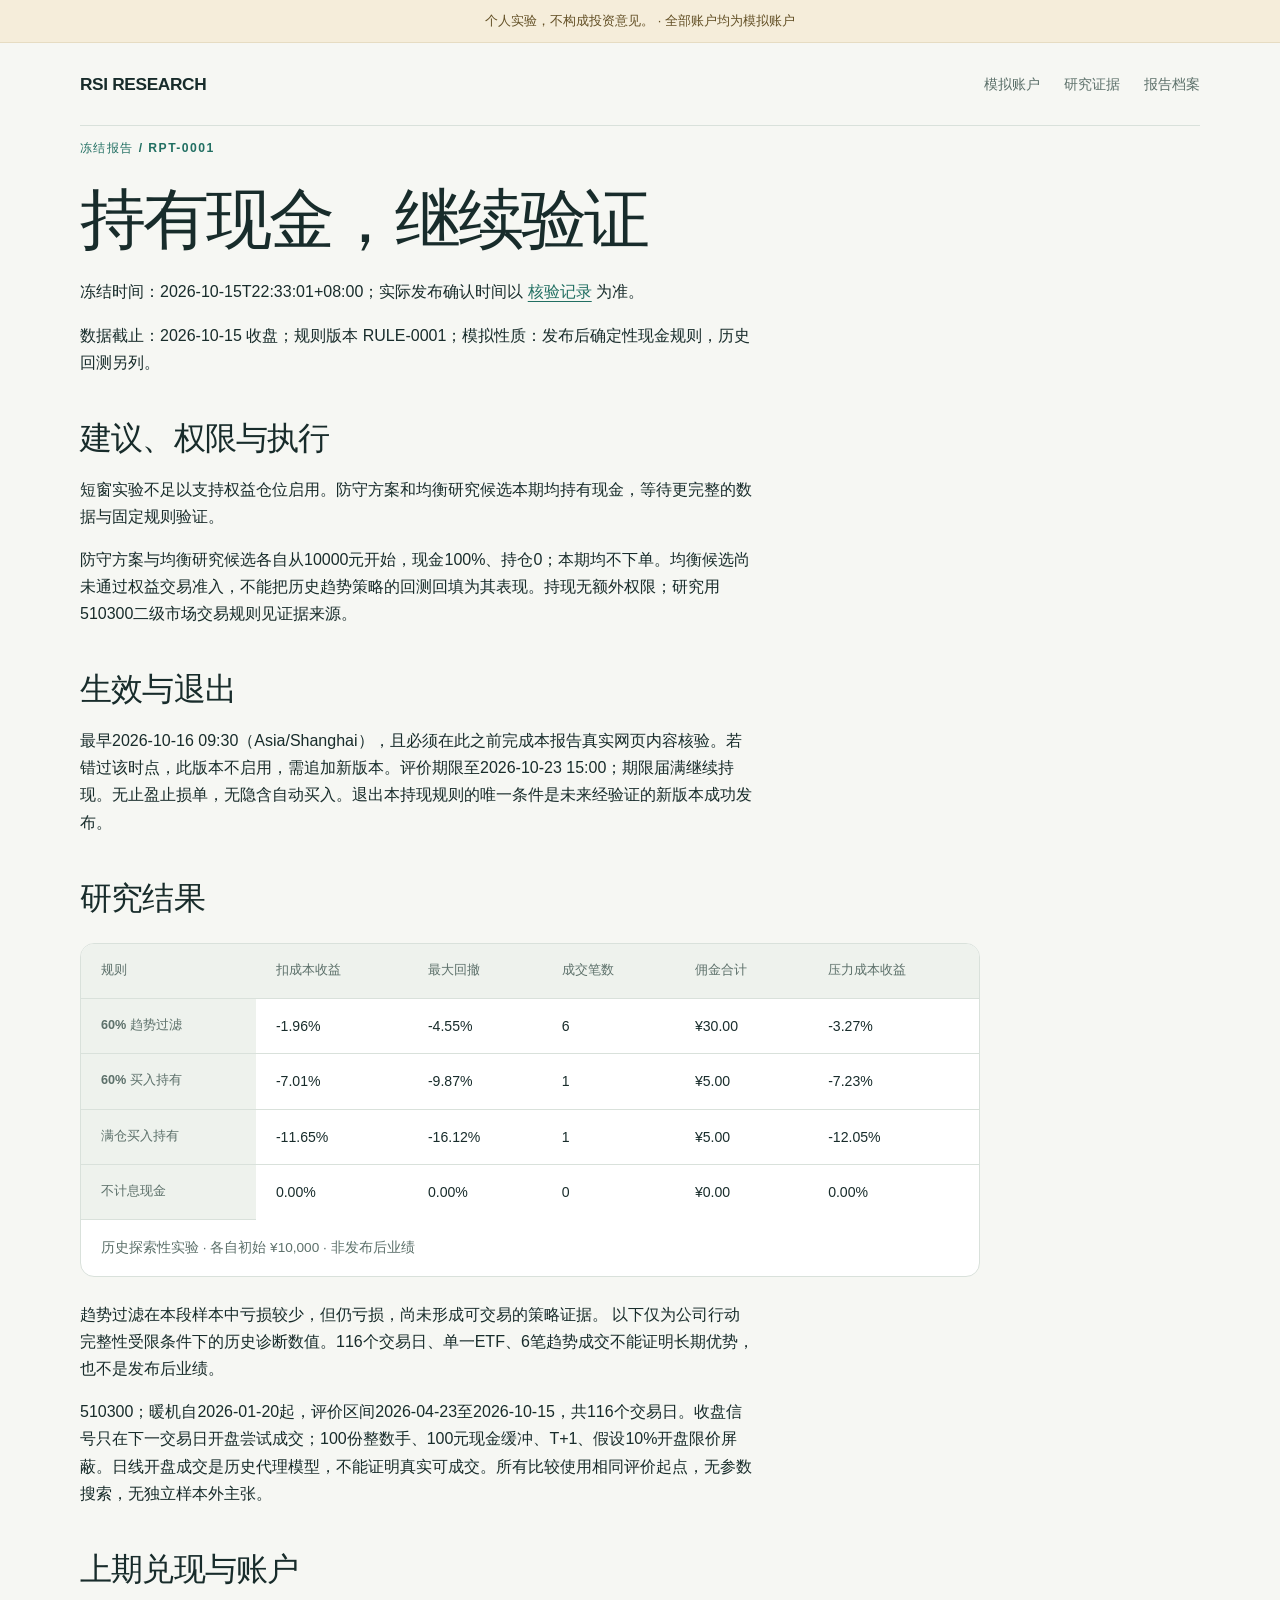
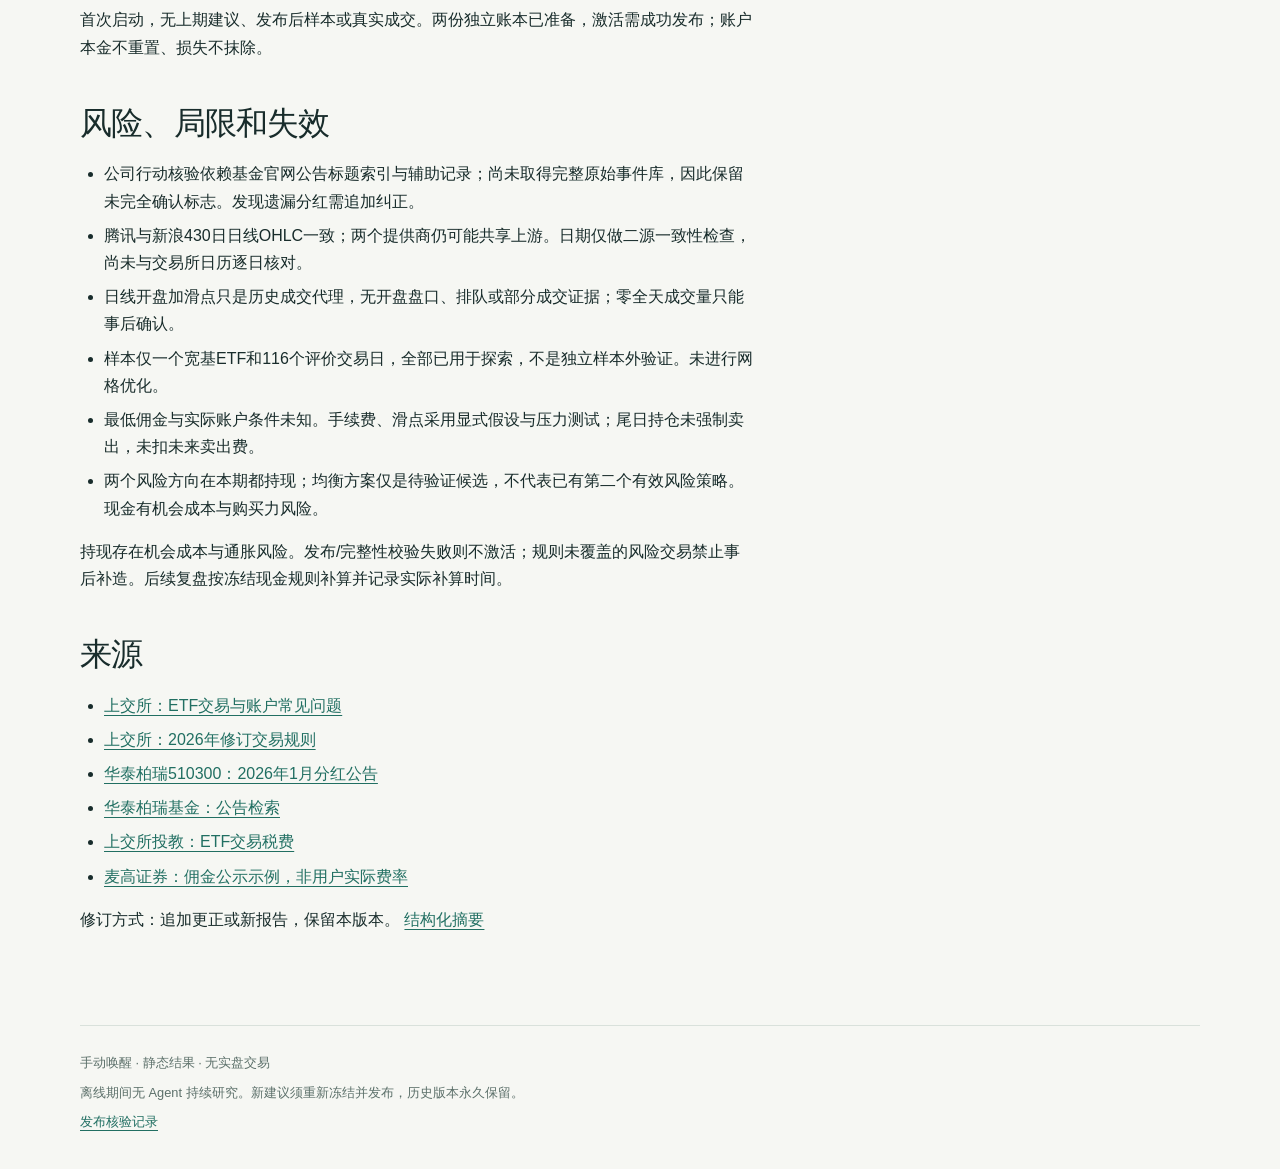
<file: reports/RPT-0001.html>
<!doctype html>
<html lang="zh-CN"><head><meta charset="utf-8"><meta name="viewport" content="width=device-width, initial-scale=1">
<meta name="description" content="A股个人量化研究：透明实验、独立模拟账户与持续复盘。"><title>RPT-0001 · RSI Research</title>
<link rel="stylesheet" href="../assets/site.css"></head><body>
<div class="warning">个人实验，不构成投资意见。 · 全部账户均为模拟账户</div>
<div class="container"><header class="topbar"><a class="brand" href="../index.html">RSI <span>RESEARCH</span></a><nav aria-label="页面导航"><a href="../index.html#accounts">模拟账户</a><a href="../index.html#research">研究证据</a><a href="../reports/RPT-0001.html">报告档案</a></nav></header>
<main><article class="report-body"><p class="eyebrow">冻结报告 / RPT-0001</p><h1>持有现金，继续验证</h1><p>冻结时间：2026-10-15T22:33:01+08:00；实际发布确认时间以 <a href="../publication.json">核验记录</a> 为准。</p><p>数据截止：2026-10-15 收盘；规则版本 RULE-0001；模拟性质：发布后确定性现金规则，历史回测另列。</p><h2>建议、权限与执行</h2><p>短窗实验不足以支持权益仓位启用。防守方案和均衡研究候选本期均持有现金，等待更完整的数据与固定规则验证。</p><p>防守方案与均衡研究候选各自从10000元开始，现金100%、持仓0；本期均不下单。均衡候选尚未通过权益交易准入，不能把历史趋势策略的回测回填为其表现。持现无额外权限；研究用510300二级市场交易规则见证据来源。</p><h2>生效与退出</h2><p>最早2026-10-16 09:30（Asia/Shanghai），且必须在此之前完成本报告真实网页内容核验。若错过该时点，此版本不启用，需追加新版本。评价期限至2026-10-23 15:00；期限届满继续持现。无止盈止损单，无隐含自动买入。退出本持现规则的唯一条件是未来经验证的新版本成功发布。</p><h2>研究结果</h2><div class="table-wrap"><table><caption>历史探索性实验 · 各自初始 ¥10,000 · 非发布后业绩</caption><thead><tr><th>规则</th><th>扣成本收益</th><th>最大回撤</th><th>成交笔数</th><th>佣金合计</th><th>压力成本收益</th></tr></thead><tbody><tr><th scope="row">60% 趋势过滤</th><td>-1.96%</td><td>-4.55%</td><td>6</td><td>¥30.00</td><td>-3.27%</td></tr><tr><th scope="row">60% 买入持有</th><td>-7.01%</td><td>-9.87%</td><td>1</td><td>¥5.00</td><td>-7.23%</td></tr><tr><th scope="row">满仓买入持有</th><td>-11.65%</td><td>-16.12%</td><td>1</td><td>¥5.00</td><td>-12.05%</td></tr><tr><th scope="row">不计息现金</th><td>0.00%</td><td>0.00%</td><td>0</td><td>¥0.00</td><td>0.00%</td></tr></tbody></table></div><p>趋势过滤在本段样本中亏损较少，但仍亏损，尚未形成可交易的策略证据。 以下仅为公司行动完整性受限条件下的历史诊断数值。116个交易日、单一ETF、6笔趋势成交不能证明长期优势，也不是发布后业绩。</p><p>510300；暖机自2026-01-20起，评价区间2026-04-23至2026-10-15，共116个交易日。收盘信号只在下一交易日开盘尝试成交；100份整数手、100元现金缓冲、T+1、假设10%开盘限价屏蔽。日线开盘成交是历史代理模型，不能证明真实可成交。所有比较使用相同评价起点，无参数搜索，无独立样本外主张。</p><h2>上期兑现与账户</h2><p>首次启动，无上期建议、发布后样本或真实成交。两份独立账本已准备，激活需成功发布；账户本金不重置、损失不抹除。</p><h2>风险、局限和失效</h2><ul><li>公司行动核验依赖基金官网公告标题索引与辅助记录；尚未取得完整原始事件库，因此保留未完全确认标志。发现遗漏分红需追加纠正。</li><li>腾讯与新浪430日日线OHLC一致；两个提供商仍可能共享上游。日期仅做二源一致性检查，尚未与交易所日历逐日核对。</li><li>日线开盘加滑点只是历史成交代理，无开盘盘口、排队或部分成交证据；零全天成交量只能事后确认。</li><li>样本仅一个宽基ETF和116个评价交易日，全部已用于探索，不是独立样本外验证。未进行网格优化。</li><li>最低佣金与实际账户条件未知。手续费、滑点采用显式假设与压力测试；尾日持仓未强制卖出，未扣未来卖出费。</li><li>两个风险方向在本期都持现；均衡方案仅是待验证候选，不代表已有第二个有效风险策略。现金有机会成本与购买力风险。</li></ul><p>持现存在机会成本与通胀风险。发布/完整性校验失败则不激活；规则未覆盖的风险交易禁止事后补造。后续复盘按冻结现金规则补算并记录实际补算时间。</p><h2>来源</h2><ul><li><a href="https://www.sse.com.cn/assortment/fund/etf/question/">上交所：ETF交易与账户常见问题</a></li><li><a href="https://www.sse.com.cn/lawandrules/sselawsrules2025/fund/trading/c/c_20260424_10817739.shtml">上交所：2026年修订交易规则</a></li><li><a href="https://www.sse.com.cn/disclosure/fund/announcement/c/new/2026-01-12/510300_20260112_VTCZ.pdf">华泰柏瑞510300：2026年1月分红公告</a></li><li><a href="https://www.huatai-pb.com/search.html">华泰柏瑞基金：公告检索</a></li><li><a href="https://edu.sse.com.cn/best/article/mcontent/c/4731121.shtml">上交所投教：ETF交易税费</a></li><li><a href="https://www.mgzq.com/f/view-dbae498c06434c0da1e5cec2563d9e10-f4773b72db0f44979da43e8455be643e.html">麦高证券：佣金公示示例，非用户实际费率</a></li></ul><p>修订方式：追加更正或新报告，保留本版本。 <a href="RPT-0001.json">结构化摘要</a></p></article></main><footer class="footer"><p>手动唤醒 · 静态结果 · 无实盘交易</p><p>离线期间无 Agent 持续研究。新建议须重新冻结并发布，历史版本永久保留。</p><a href="../publication.json">发布核验记录</a></footer></div></body></html>
</file>
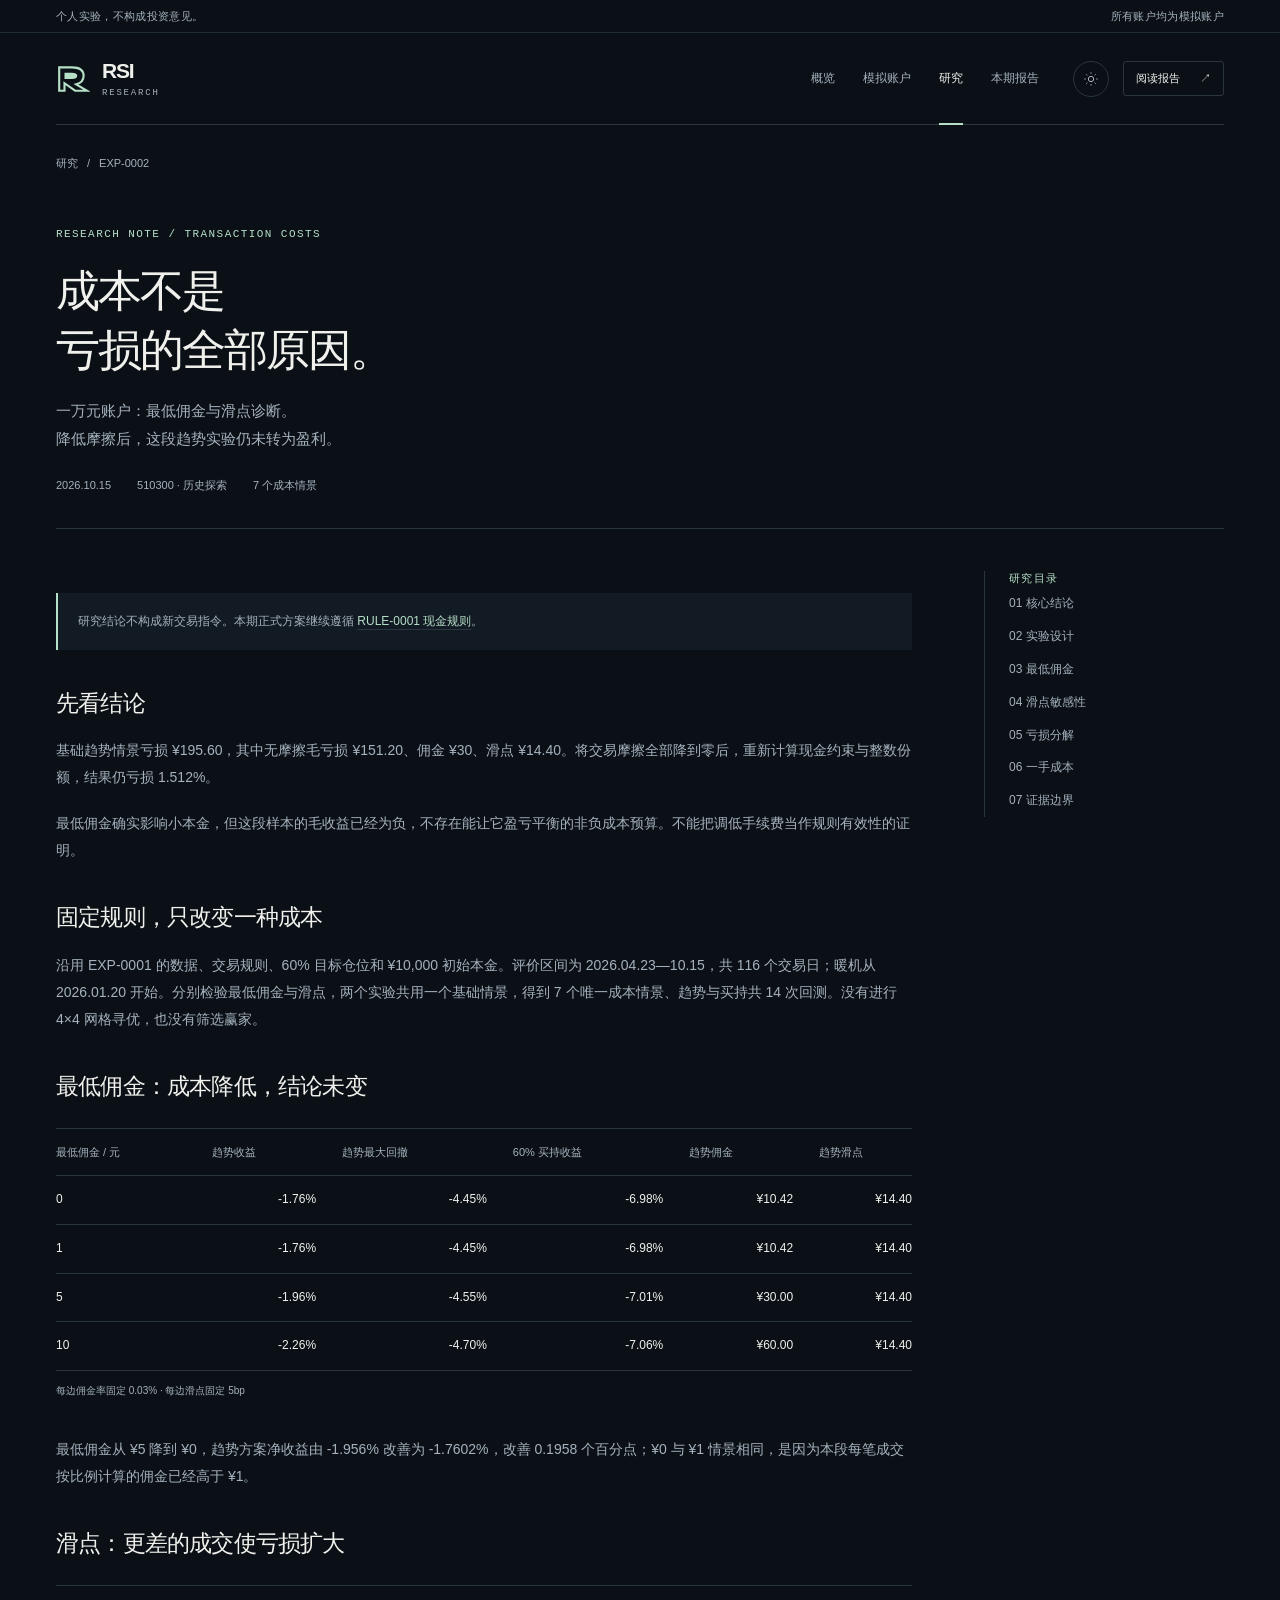
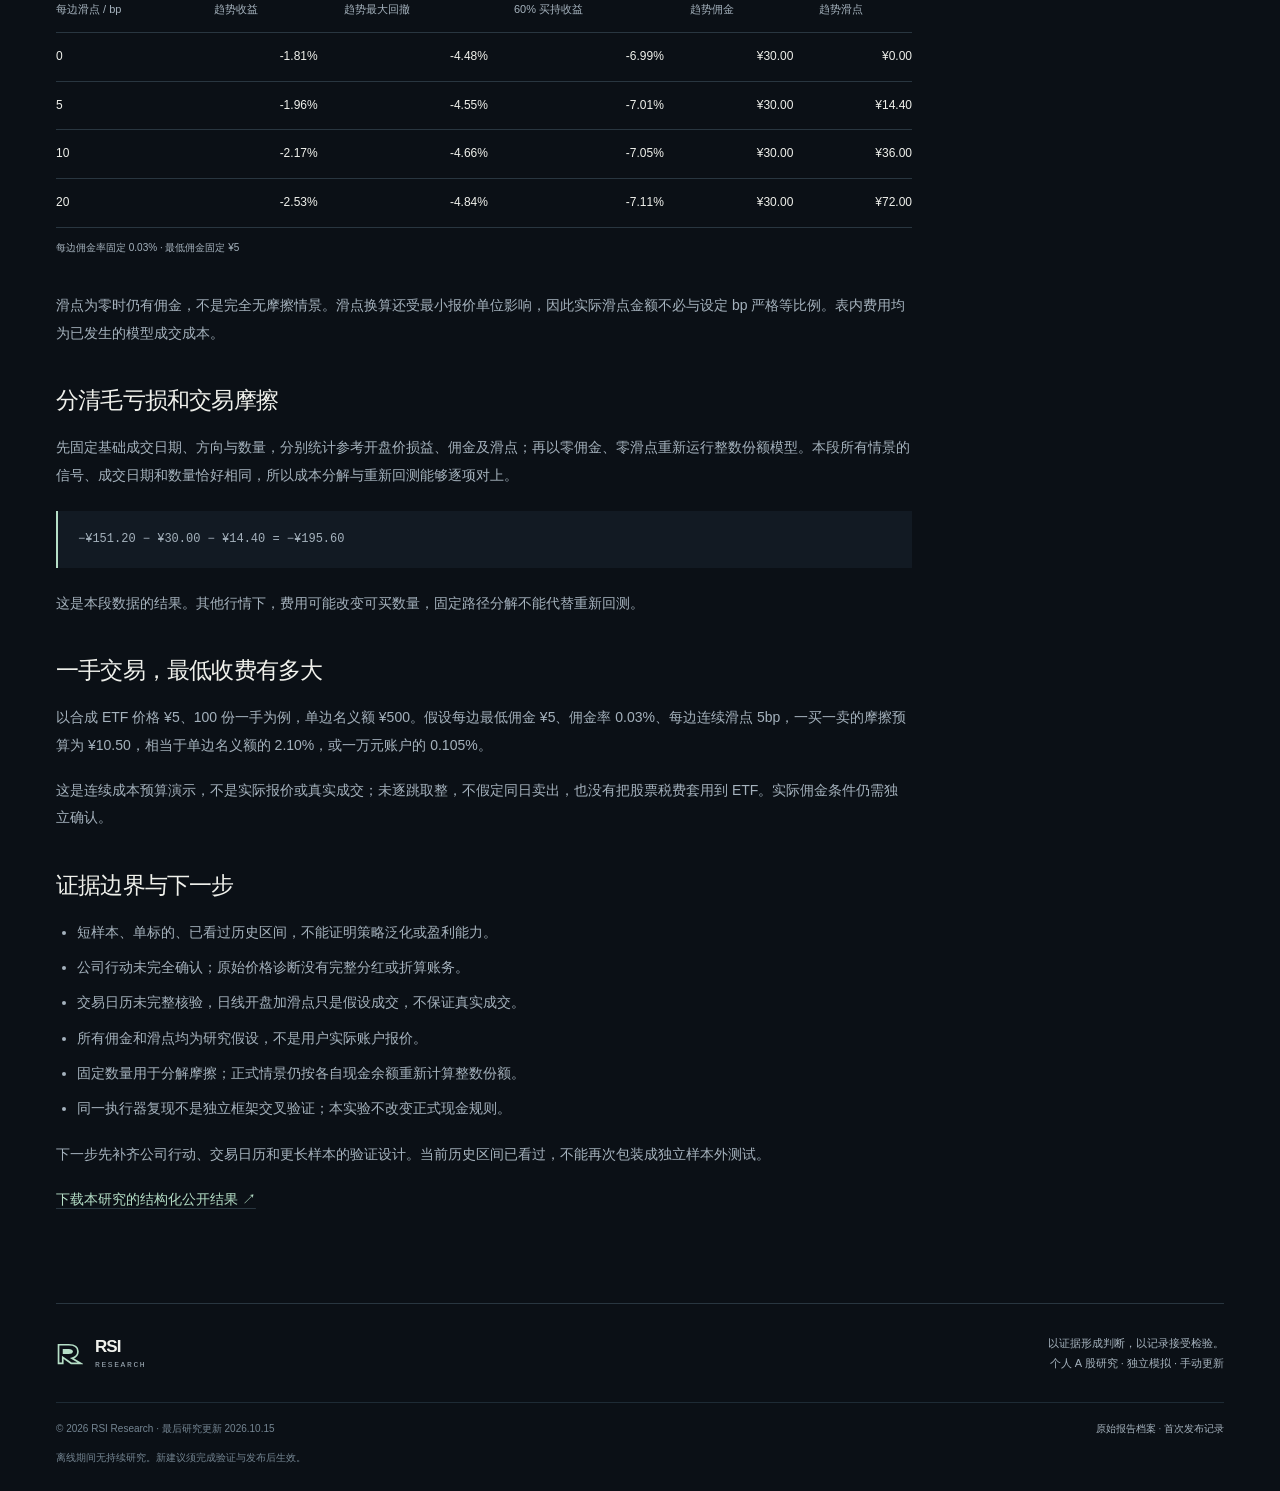
<file: research/EXP-0002.html>
<!doctype html>
<html lang="zh-CN" data-theme="dark"><head><meta charset="utf-8"><meta name="viewport" content="width=device-width,initial-scale=1">
<meta name="color-scheme" content="dark light"><meta name="description" content="一万元视角的A股研究：真实实验、清晰成本、独立模拟账户。当前判断：持有现金，继续验证。">
<title>成本不是亏损的全部原因 · RSI Research</title><link rel="stylesheet" href="../assets/console-v2.css"><script defer src="../assets/console-v2.js"></script></head>
<body class="console"><div class="disclaimer"><div class="wrapper">个人实验，不构成投资意见。<span>所有账户均为模拟账户</span></div></div>
<div class="wrapper"><header class="masthead"><a class="logo" href="../index.html" aria-label="RSI Research 首页"><svg class="logo-mark" viewBox="0 0 32 32" aria-hidden="true"><path d="M3 27V5h12c7 0 11 3 11 8 0 4-3 7-7 8l10 6H18L8 20v7Z" fill="none" stroke="currentColor" stroke-width="2"/><path d="M8 10h7c3 0 5 1 5 3s-2 3-5 3H8Z" fill="currentColor"/></svg><span class="logo-name">RSI <small>RESEARCH</small></span></a>
<nav class="nav" aria-label="主导航"><a href="../index.html">概览</a><a href="../index.html#accounts">模拟账户</a><a href="../index.html#research" class="active" aria-current="page">研究</a><a href="../report.html">本期报告</a></nav>
<div class="header-actions"><button class="theme-toggle" type="button" aria-label="切换为浅色主题" title="切换主题"><svg viewBox="0 0 24 24" width="18" height="18" aria-hidden="true"><circle cx="12" cy="12" r="4" fill="none" stroke="currentColor" stroke-width="1.5"/><path d="M12 2v2m0 16v2M2 12h2m16 0h2M5 5l1.5 1.5m11 11L19 19M5 19l1.5-1.5m11-11L19 5" stroke="currentColor" stroke-width="1.5"/></svg></button><a class="button ghost" href="../report.html">阅读报告 <span aria-hidden="true">↗</span></a></div></header>
<main id="main"><div class="breadcrumb"><a href="../index.html#research">研究</a><span>/</span>EXP-0002</div><header class="article-head"><p class="eyebrow">RESEARCH NOTE / TRANSACTION COSTS</p><h1>成本不是<br>亏损的全部原因。</h1><p class="lede">一万元账户：最低佣金与滑点诊断。<br>降低摩擦后，这段趋势实验仍未转为盈利。</p><div class="article-meta"><span>2026.10.15</span><span>510300 · 历史探索</span><span>7 个成本情景</span></div></header><div class="article-layout"><article class="article-content prose"><div class="note">研究结论不构成新交易指令。本期正式方案继续遵循 <a href="../report.html">RULE-0001 现金规则</a>。</div><h2 id="finding">先看结论</h2><p>基础趋势情景亏损 ¥195.60，其中无摩擦毛亏损 ¥151.20、佣金 ¥30、滑点 ¥14.40。将交易摩擦全部降到零后，重新计算现金约束与整数份额，结果仍亏损 1.512%。</p><p>最低佣金确实影响小本金，但这段样本的毛收益已经为负，不存在能让它盈亏平衡的非负成本预算。不能把调低手续费当作规则有效性的证明。</p><h2 id="design">固定规则，只改变一种成本</h2><p>沿用 EXP-0001 的数据、交易规则、60% 目标仓位和 ¥10,000 初始本金。评价区间为 2026.04.23—10.15，共 116 个交易日；暖机从 2026.01.20 开始。分别检验最低佣金与滑点，两个实验共用一个基础情景，得到 7 个唯一成本情景、趋势与买持共 14 次回测。没有进行 4×4 网格寻优，也没有筛选赢家。</p><h2 id="minimum">最低佣金：成本降低，结论未变</h2><div class="table-scroll"><table class="data-table"><caption>每边佣金率固定 0.03% · 每边滑点固定 5bp</caption><thead><tr><th scope="col">最低佣金 / 元</th><th scope="col">趋势收益</th><th scope="col">趋势最大回撤</th><th scope="col">60% 买持收益</th><th scope="col">趋势佣金</th><th scope="col">趋势滑点</th></tr></thead><tbody><tr><td>0</td><td>-1.76%</td><td>-4.45%</td><td>-6.98%</td><td>¥10.42</td><td>¥14.40</td></tr><tr><td>1</td><td>-1.76%</td><td>-4.45%</td><td>-6.98%</td><td>¥10.42</td><td>¥14.40</td></tr><tr><td>5</td><td>-1.96%</td><td>-4.55%</td><td>-7.01%</td><td>¥30.00</td><td>¥14.40</td></tr><tr><td>10</td><td>-2.26%</td><td>-4.70%</td><td>-7.06%</td><td>¥60.00</td><td>¥14.40</td></tr></tbody></table></div><p>最低佣金从 ¥5 降到 ¥0，趋势方案净收益由 -1.956% 改善为 -1.7602%，改善 0.1958 个百分点；¥0 与 ¥1 情景相同，是因为本段每笔成交按比例计算的佣金已经高于 ¥1。</p><h2 id="slippage">滑点：更差的成交使亏损扩大</h2><div class="table-scroll"><table class="data-table"><caption>每边佣金率固定 0.03% · 最低佣金固定 ¥5</caption><thead><tr><th scope="col">每边滑点 / bp</th><th scope="col">趋势收益</th><th scope="col">趋势最大回撤</th><th scope="col">60% 买持收益</th><th scope="col">趋势佣金</th><th scope="col">趋势滑点</th></tr></thead><tbody><tr><td>0</td><td>-1.81%</td><td>-4.48%</td><td>-6.99%</td><td>¥30.00</td><td>¥0.00</td></tr><tr><td>5</td><td>-1.96%</td><td>-4.55%</td><td>-7.01%</td><td>¥30.00</td><td>¥14.40</td></tr><tr><td>10</td><td>-2.17%</td><td>-4.66%</td><td>-7.05%</td><td>¥30.00</td><td>¥36.00</td></tr><tr><td>20</td><td>-2.53%</td><td>-4.84%</td><td>-7.11%</td><td>¥30.00</td><td>¥72.00</td></tr></tbody></table></div><p>滑点为零时仍有佣金，不是完全无摩擦情景。滑点换算还受最小报价单位影响，因此实际滑点金额不必与设定 bp 严格等比例。表内费用均为已发生的模型成交成本。</p><h2 id="decomposition">分清毛亏损和交易摩擦</h2><p>先固定基础成交日期、方向与数量，分别统计参考开盘价损益、佣金及滑点；再以零佣金、零滑点重新运行整数份额模型。本段所有情景的信号、成交日期和数量恰好相同，所以成本分解与重新回测能够逐项对上。</p><div class="note mono">−¥151.20 − ¥30.00 − ¥14.40 = −¥195.60</div><p>这是本段数据的结果。其他行情下，费用可能改变可买数量，固定路径分解不能代替重新回测。</p><h2 id="lot">一手交易，最低收费有多大</h2><p>以合成 ETF 价格 ¥5、100 份一手为例，单边名义额 ¥500。假设每边最低佣金 ¥5、佣金率 0.03%、每边连续滑点 5bp，一买一卖的摩擦预算为 ¥10.50，相当于单边名义额的 2.10%，或一万元账户的 0.105%。</p><p>这是连续成本预算演示，不是实际报价或真实成交；未逐跳取整，不假定同日卖出，也没有把股票税费套用到 ETF。实际佣金条件仍需独立确认。</p><h2 id="limits">证据边界与下一步</h2><ul><li>短样本、单标的、已看过历史区间，不能证明策略泛化或盈利能力。</li><li>公司行动未完全确认；原始价格诊断没有完整分红或折算账务。</li><li>交易日历未完整核验，日线开盘加滑点只是假设成交，不保证真实成交。</li><li>所有佣金和滑点均为研究假设，不是用户实际账户报价。</li><li>固定数量用于分解摩擦；正式情景仍按各自现金余额重新计算整数份额。</li><li>同一执行器复现不是独立框架交叉验证；本实验不改变正式现金规则。</li></ul><p>下一步先补齐公司行动、交易日历和更长样本的验证设计。当前历史区间已看过，不能再次包装成独立样本外测试。</p><p><a href="EXP-0002.json">下载本研究的结构化公开结果 ↗</a></p></article><aside class="article-aside"><p class="eyebrow">研究目录</p><a href="#finding">01 核心结论</a><a href="#design">02 实验设计</a><a href="#minimum">03 最低佣金</a><a href="#slippage">04 滑点敏感性</a><a href="#decomposition">05 亏损分解</a><a href="#lot">06 一手成本</a><a href="#limits">07 证据边界</a></aside></div></main>
<footer class="site-footer"><div class="footer-top"><a class="logo" href="../index.html"><svg class="logo-mark" viewBox="0 0 32 32" aria-hidden="true"><path d="M3 27V5h12c7 0 11 3 11 8 0 4-3 7-7 8l10 6H18L8 20v7Z" fill="none" stroke="currentColor" stroke-width="2"/><path d="M8 10h7c3 0 5 1 5 3s-2 3-5 3H8Z" fill="currentColor"/></svg><span class="logo-name">RSI <small>RESEARCH</small></span></a><p class="footer-note">以证据形成判断，以记录接受检验。<br>个人 A 股研究 · 独立模拟 · 手动更新</p></div><div class="footer-bottom"><span>© 2026 RSI Research · 最后研究更新 2026.10.15</span><span><a href="../reports/RPT-0001.html">原始报告档案</a> · <a href="../publication.json">首次发布记录</a></span></div><p class="footer-note">离线期间无持续研究。新建议须完成验证与发布后生效。</p></footer></div></body></html>
</file>
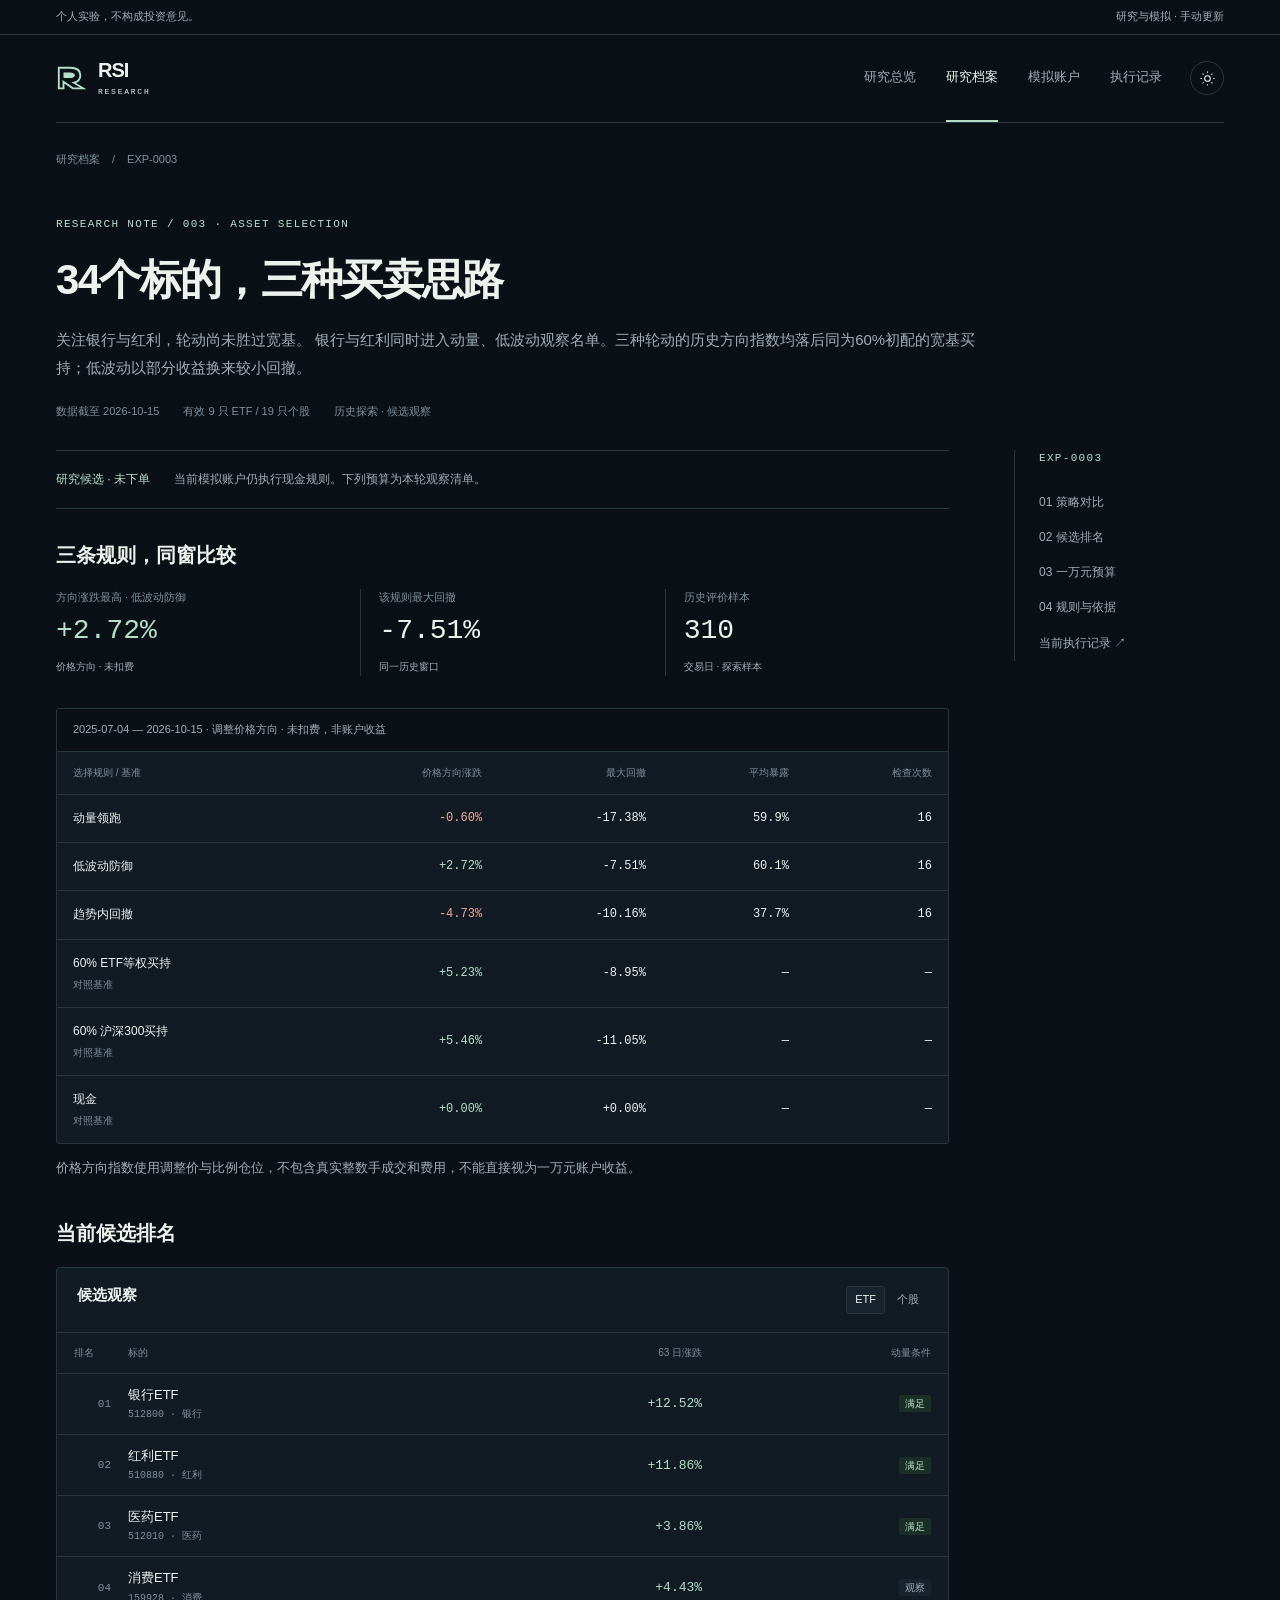
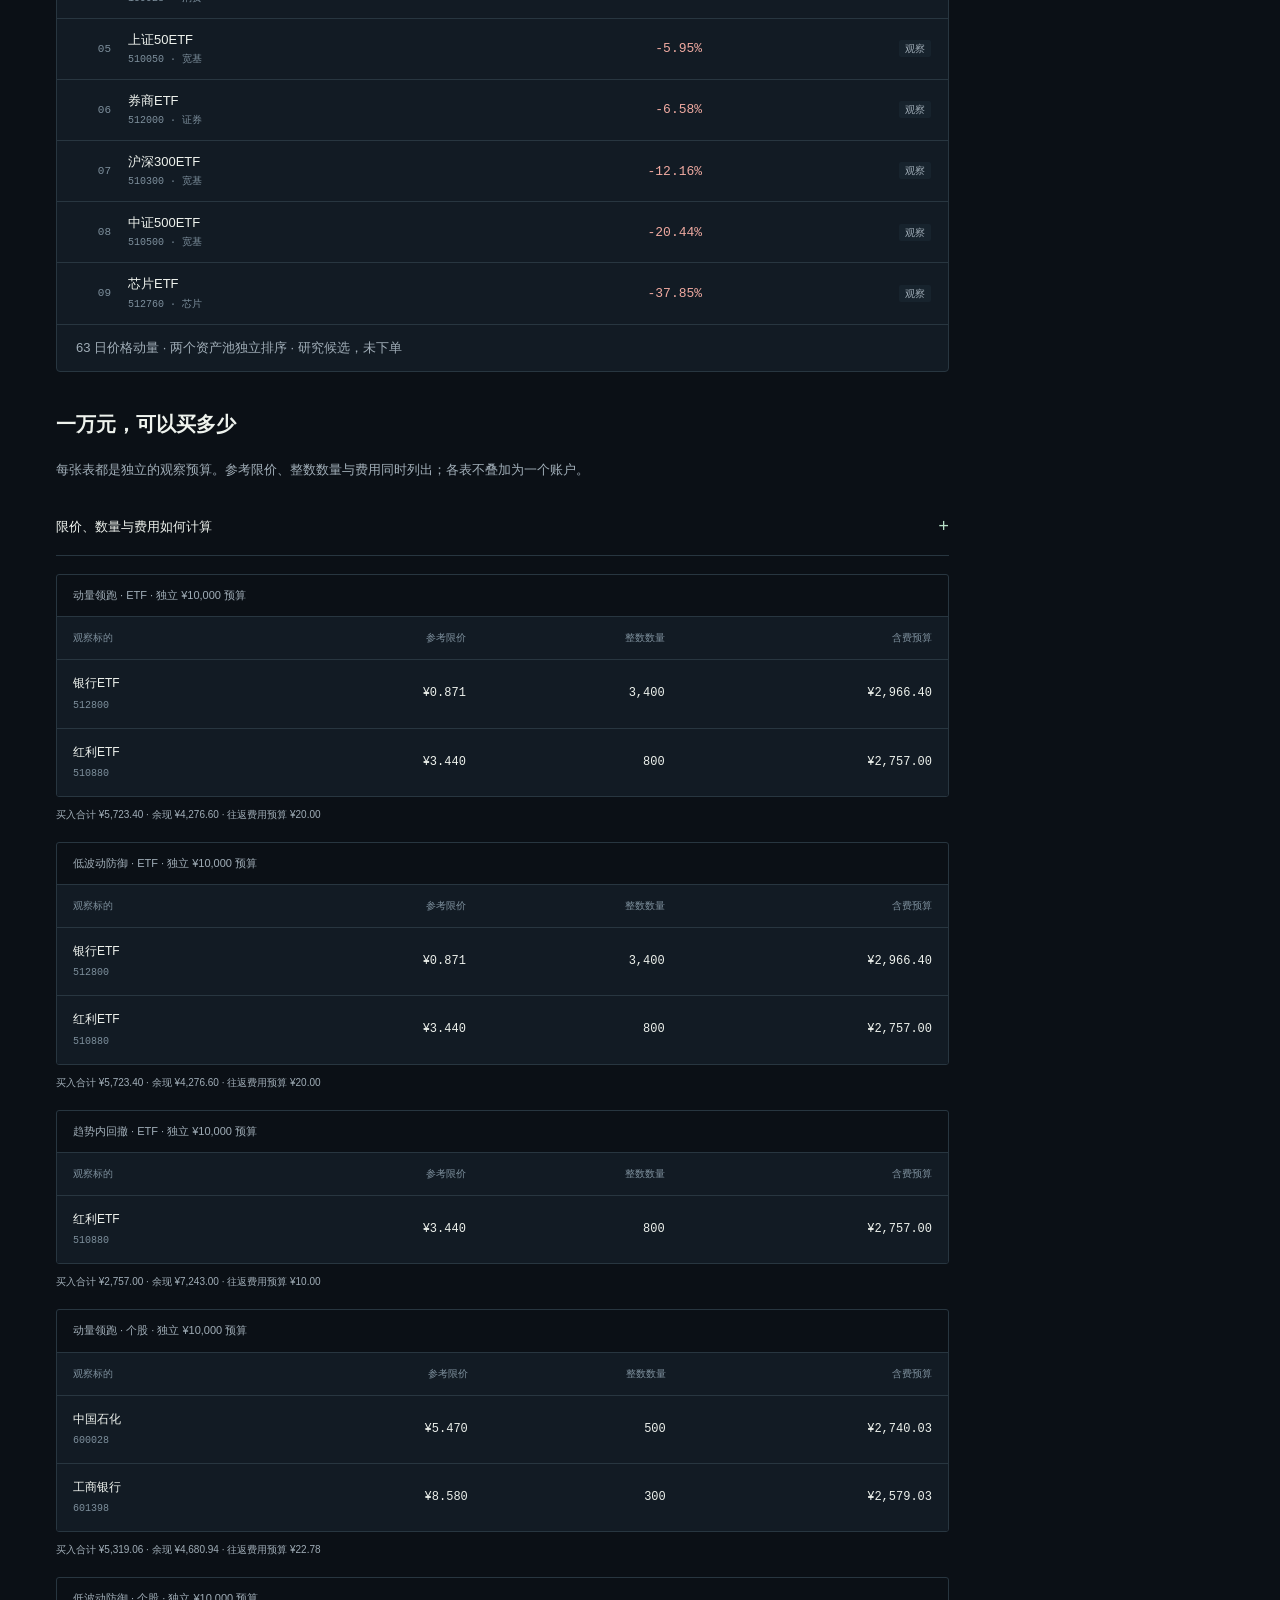
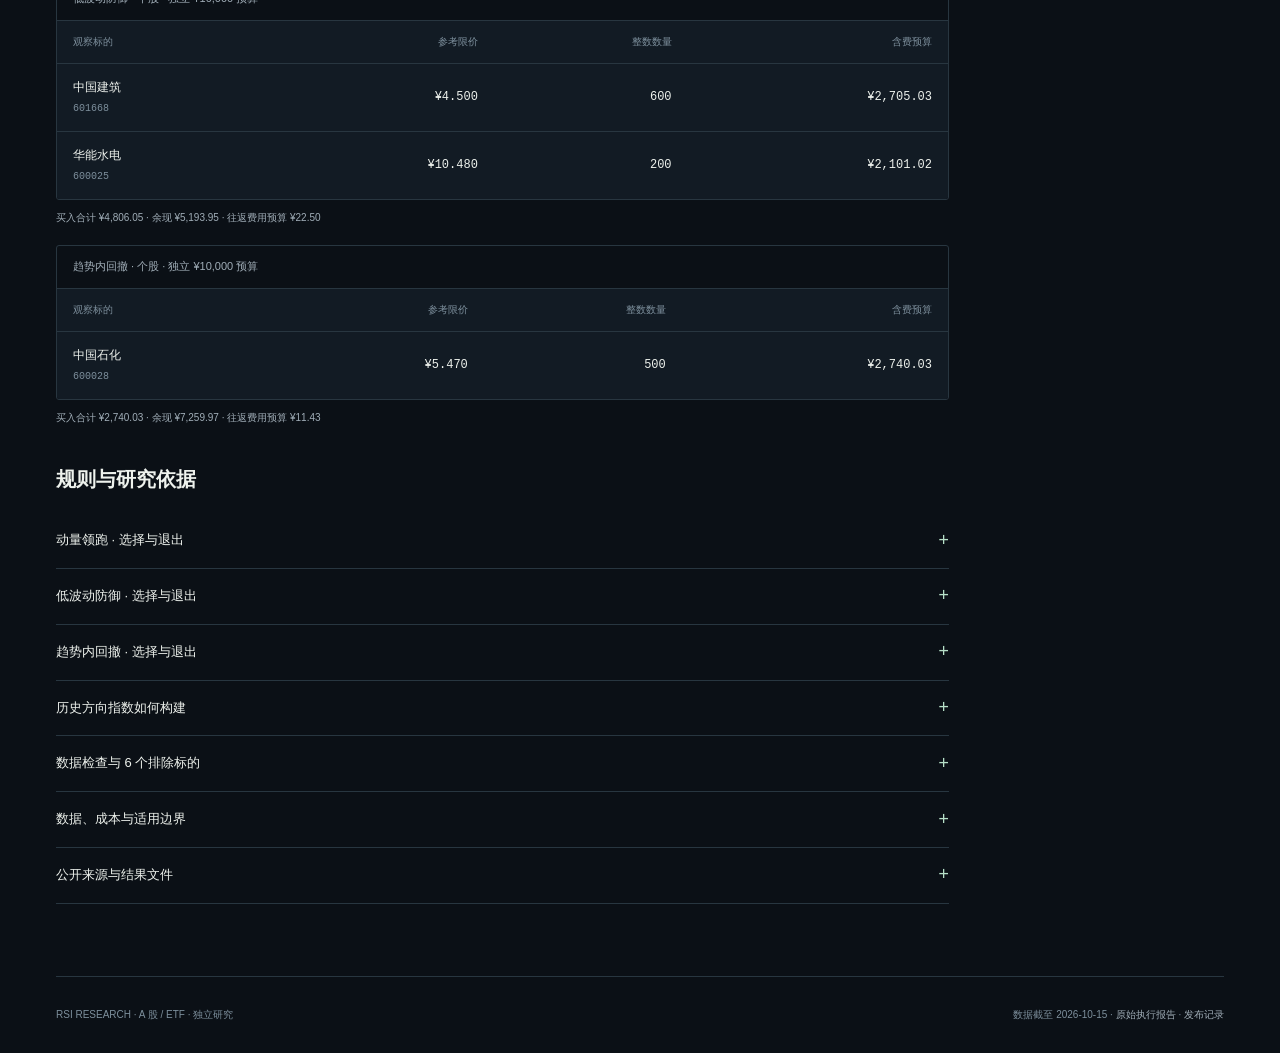
<file: research/EXP-0003.html>
<!doctype html>
<html lang="zh-CN" data-theme="dark"><head><meta charset="utf-8"><meta name="viewport" content="width=device-width,initial-scale=1"><meta name="color-scheme" content="dark light"><meta name="description" content="A股与场内ETF研究：资产候选、策略比较、每轮研究报告和独立模拟账户。"><title>34个标的，三种买卖思路 · RSI Research</title><link rel="stylesheet" href="../assets/console-v3.css"><script defer src="../assets/console-v3.js"></script></head>
<body><div class="topline"><div class="wrap"><span>个人实验，不构成投资意见。</span><span class="right">研究与模拟 · 手动更新</span></div></div><div class="wrap"><header class="masthead"><a class="brand" href="../index.html" aria-label="RSI Research 首页"><svg class="logo-mark" viewBox="0 0 32 32" aria-hidden="true"><path d="M3 27V5h12c7 0 11 3 11 8 0 4-3 7-7 8l10 6H18L8 20v7Z" fill="none" stroke="currentColor" stroke-width="2"/><path d="M8 10h7c3 0 5 1 5 3s-2 3-5 3H8Z" fill="currentColor"/></svg><span class="brand-name">RSI<small>RESEARCH</small></span></a><nav class="nav" aria-label="主导航"><a href="../index.html">研究总览</a><a href="../research/index.html" class="active" aria-current="page">研究档案</a><a href="../index.html#accounts">模拟账户</a><a href="../report.html">执行记录</a></nav><button class="theme-toggle" type="button" aria-label="切换为浅色主题" title="切换主题"><svg viewBox="0 0 24 24" width="17" height="17" aria-hidden="true"><circle cx="12" cy="12" r="4" fill="none" stroke="currentColor" stroke-width="1.5"/><path d="M12 2v2m0 16v2M2 12h2m16 0h2M5 5l1.5 1.5m11 11L19 19M5 19l1.5-1.5m11-11L19 5" stroke="currentColor" stroke-width="1.5"/></svg></button></header><main id="main"><div class="breadcrumb"><a href="index.html">研究档案</a><span>/</span><span>EXP-0003</span></div><header class="article-head"><p class="eyebrow">RESEARCH NOTE / 003 · ASSET SELECTION</p><h1>34个标的，三种买卖思路</h1><p class="summary">关注银行与红利，轮动尚未胜过宽基。 银行与红利同时进入动量、低波动观察名单。三种轮动的历史方向指数均落后同为60%初配的宽基买持；低波动以部分收益换来较小回撤。</p><div class="article-meta"><span>数据截至 2026-10-15</span><span>有效 9 只 ETF / 19 只个股</span><span>历史探索 · 候选观察</span></div></header><div class="article-layout"><article class="article-main"><div class="callout"><strong>研究候选 · 未下单</strong><span>当前模拟账户仍执行现金规则。下列预算为本轮观察清单。</span></div><section id="comparison"><h2>三条规则，同窗比较</h2><div class="article-kpis"><div class="article-kpi"><span>方向涨跌最高 · 低波动防御</span><strong class="positive">+2.72%</strong><small>价格方向 · 未扣费</small></div><div class="article-kpi"><span>该规则最大回撤</span><strong>-7.51%</strong><small>同一历史窗口</small></div><div class="article-kpi"><span>历史评价样本</span><strong>310</strong><small>交易日 · 探索样本</small></div></div><div class="table-scroll"><table class="data-table"><caption>2025-07-04 — 2026-10-15 · 调整价格方向 · 未扣费，非账户收益</caption><thead><tr><th scope="col">选择规则 / 基准</th><th scope="col">价格方向涨跌</th><th scope="col">最大回撤</th><th scope="col">平均暴露</th><th scope="col">检查次数</th></tr></thead><tbody><tr><td>动量领跑</td><td><span class="negative">-0.60%</span></td><td>-17.38%</td><td>59.9%</td><td>16</td></tr><tr><td>低波动防御</td><td><span class="positive">+2.72%</span></td><td>-7.51%</td><td>60.1%</td><td>16</td></tr><tr><td>趋势内回撤</td><td><span class="negative">-4.73%</span></td><td>-10.16%</td><td>37.7%</td><td>16</td></tr><tr><td>60% ETF等权买持<span class="sub">对照基准</span></td><td><span class="positive">+5.23%</span></td><td>-8.95%</td><td>—</td><td>—</td></tr><tr><td>60% 沪深300买持<span class="sub">对照基准</span></td><td><span class="positive">+5.46%</span></td><td>-11.05%</td><td>—</td><td>—</td></tr><tr><td>现金<span class="sub">对照基准</span></td><td><span class="positive">+0.00%</span></td><td>+0.00%</td><td>—</td><td>—</td></tr></tbody></table></div><p style="margin-top:12px">价格方向指数使用调整价与比例仓位，不包含真实整数手成交和费用，不能直接视为一万元账户收益。</p></section><section id="selection"><h2>当前候选排名</h2><div class="panel" data-candidate-panel data-limit="100"><div class="panel-head"><h3>候选观察</h3><div class="tabs" aria-label="候选资产池"><button type="button" data-asset-filter="etf" aria-pressed="true">ETF</button><button type="button" data-asset-filter="stock" aria-pressed="false">个股</button></div></div><table class="rank-table"><caption class="sr-only">分别按动量规则排列的 ETF 和个股观察候选，非交易指令。</caption><thead><tr><th scope="col">排名</th><th scope="col">标的</th><th scope="col">63 日涨跌</th><th scope="col">动量条件</th></tr></thead><tbody><tr data-asset-kind="etf"><td class="rank">01</td><td class="asset"><span class="asset-name">银行ETF</span><span class="asset-code">512800 · 银行</span></td><td class="value"><span class="positive">+12.52%</span></td><td><span class="signal">满足</span></td></tr><tr data-asset-kind="etf"><td class="rank">02</td><td class="asset"><span class="asset-name">红利ETF</span><span class="asset-code">510880 · 红利</span></td><td class="value"><span class="positive">+11.86%</span></td><td><span class="signal">满足</span></td></tr><tr data-asset-kind="etf"><td class="rank">03</td><td class="asset"><span class="asset-name">医药ETF</span><span class="asset-code">512010 · 医药</span></td><td class="value"><span class="positive">+3.86%</span></td><td><span class="signal">满足</span></td></tr><tr data-asset-kind="etf"><td class="rank">04</td><td class="asset"><span class="asset-name">消费ETF</span><span class="asset-code">159928 · 消费</span></td><td class="value"><span class="positive">+4.43%</span></td><td><span class="signal wait">观察</span></td></tr><tr data-asset-kind="etf"><td class="rank">05</td><td class="asset"><span class="asset-name">上证50ETF</span><span class="asset-code">510050 · 宽基</span></td><td class="value"><span class="negative">-5.95%</span></td><td><span class="signal wait">观察</span></td></tr><tr data-asset-kind="etf"><td class="rank">06</td><td class="asset"><span class="asset-name">券商ETF</span><span class="asset-code">512000 · 证券</span></td><td class="value"><span class="negative">-6.58%</span></td><td><span class="signal wait">观察</span></td></tr><tr data-asset-kind="etf"><td class="rank">07</td><td class="asset"><span class="asset-name">沪深300ETF</span><span class="asset-code">510300 · 宽基</span></td><td class="value"><span class="negative">-12.16%</span></td><td><span class="signal wait">观察</span></td></tr><tr data-asset-kind="etf"><td class="rank">08</td><td class="asset"><span class="asset-name">中证500ETF</span><span class="asset-code">510500 · 宽基</span></td><td class="value"><span class="negative">-20.44%</span></td><td><span class="signal wait">观察</span></td></tr><tr data-asset-kind="etf"><td class="rank">09</td><td class="asset"><span class="asset-name">芯片ETF</span><span class="asset-code">512760 · 芯片</span></td><td class="value"><span class="negative">-37.85%</span></td><td><span class="signal wait">观察</span></td></tr><tr data-asset-kind="stock" hidden><td class="rank">01</td><td class="asset"><span class="asset-name">中国石化</span><span class="asset-code">600028 · 能源</span></td><td class="value"><span class="positive">+16.43%</span></td><td><span class="signal">满足</span></td></tr><tr data-asset-kind="stock" hidden><td class="rank">02</td><td class="asset"><span class="asset-name">工商银行</span><span class="asset-code">601398 · 银行</span></td><td class="value"><span class="positive">+15.96%</span></td><td><span class="signal">满足</span></td></tr><tr data-asset-kind="stock" hidden><td class="rank">03</td><td class="asset"><span class="asset-name">招商银行</span><span class="asset-code">600036 · 银行</span></td><td class="value"><span class="positive">+15.67%</span></td><td><span class="signal">满足</span></td></tr><tr data-asset-kind="stock" hidden><td class="rank">04</td><td class="asset"><span class="asset-name">伊利股份</span><span class="asset-code">600887 · 食品</span></td><td class="value"><span class="positive">+12.94%</span></td><td><span class="signal">满足</span></td></tr><tr data-asset-kind="stock" hidden><td class="rank">05</td><td class="asset"><span class="asset-name">格力电器</span><span class="asset-code">000651 · 家电</span></td><td class="value"><span class="positive">+9.52%</span></td><td><span class="signal">满足</span></td></tr><tr data-asset-kind="stock" hidden><td class="rank">06</td><td class="asset"><span class="asset-name">华能水电</span><span class="asset-code">600025 · 公用</span></td><td class="value"><span class="positive">+7.90%</span></td><td><span class="signal">满足</span></td></tr><tr data-asset-kind="stock" hidden><td class="rank">07</td><td class="asset"><span class="asset-name">美的集团</span><span class="asset-code">000333 · 家电</span></td><td class="value"><span class="positive">+7.24%</span></td><td><span class="signal">满足</span></td></tr><tr data-asset-kind="stock" hidden><td class="rank">08</td><td class="asset"><span class="asset-name">中国建筑</span><span class="asset-code">601668 · 建筑</span></td><td class="value"><span class="positive">+3.29%</span></td><td><span class="signal">满足</span></td></tr><tr data-asset-kind="stock" hidden><td class="rank">09</td><td class="asset"><span class="asset-name">卫星化学</span><span class="asset-code">002648 · 化工</span></td><td class="value"><span class="positive">+9.39%</span></td><td><span class="signal wait">观察</span></td></tr><tr data-asset-kind="stock" hidden><td class="rank">10</td><td class="asset"><span class="asset-name">上汽集团</span><span class="asset-code">600104 · 汽车</span></td><td class="value"><span class="positive">+8.87%</span></td><td><span class="signal wait">观察</span></td></tr><tr data-asset-kind="stock" hidden><td class="rank">11</td><td class="asset"><span class="asset-name">片仔癀</span><span class="asset-code">600436 · 医药</span></td><td class="value"><span class="positive">+4.68%</span></td><td><span class="signal wait">观察</span></td></tr><tr data-asset-kind="stock" hidden><td class="rank">12</td><td class="asset"><span class="asset-name">中国中铁</span><span class="asset-code">601390 · 建筑</span></td><td class="value"><span class="positive">+4.36%</span></td><td><span class="signal wait">观察</span></td></tr><tr data-asset-kind="stock" hidden><td class="rank">13</td><td class="asset"><span class="asset-name">中国太保</span><span class="asset-code">601601 · 保险</span></td><td class="value"><span class="positive">+3.20%</span></td><td><span class="signal wait">观察</span></td></tr><tr data-asset-kind="stock" hidden><td class="rank">14</td><td class="asset"><span class="asset-name">海天味业</span><span class="asset-code">603288 · 食品</span></td><td class="value"><span class="positive">+1.96%</span></td><td><span class="signal wait">观察</span></td></tr><tr data-asset-kind="stock" hidden><td class="rank">15</td><td class="asset"><span class="asset-name">万华化学</span><span class="asset-code">600309 · 化工</span></td><td class="value"><span class="negative">-4.34%</span></td><td><span class="signal wait">观察</span></td></tr><tr data-asset-kind="stock" hidden><td class="rank">16</td><td class="asset"><span class="asset-name">中信证券</span><span class="asset-code">600030 · 证券</span></td><td class="value"><span class="negative">-7.64%</span></td><td><span class="signal wait">观察</span></td></tr><tr data-asset-kind="stock" hidden><td class="rank">17</td><td class="asset"><span class="asset-name">比亚迪</span><span class="asset-code">002594 · 汽车</span></td><td class="value"><span class="negative">-8.26%</span></td><td><span class="signal wait">观察</span></td></tr><tr data-asset-kind="stock" hidden><td class="rank">18</td><td class="asset"><span class="asset-name">华泰证券</span><span class="asset-code">601688 · 证券</span></td><td class="value"><span class="negative">-9.66%</span></td><td><span class="signal wait">观察</span></td></tr><tr data-asset-kind="stock" hidden><td class="rank">19</td><td class="asset"><span class="asset-name">恒瑞医药</span><span class="asset-code">600276 · 医药</span></td><td class="value"><span class="negative">-16.41%</span></td><td><span class="signal wait">观察</span></td></tr></tbody></table><p class="panel-note">63 日价格动量 · 两个资产池独立排序 · 研究候选，未下单</p><span class="sr-only" data-filter-status aria-live="polite"></span></div></section><section id="budget"><h2>一万元，可以买多少</h2><p style="margin-bottom:17px">每张表都是独立的观察预算。参考限价、整数数量与费用同时列出；各表不叠加为一个账户。</p><details class="detail"><summary>限价、数量与费用如何计算</summary><div class="detail-content"><p>原价收盘×1.01，按tick向下取整；未达到价格不追价。 每槽约 ¥3,000 名义额，最多两槽；按 100 股／份整数交易单位取整，费用另计。表中“含费预算”包含买入费用。</p><p>佣金假设为每边万三、最低 ¥5，含经手与监管费；股票另计过户费及卖出印花税。往返费用按同价买卖估算，不含价差、滑点与持有期红利税，不是实际券商报价。</p><p>六个10000元预算是互相独立的观察情景，不能合并执行，不是六个已启用账户。 最早观察日期为 2026-10-16。无新研究不产生新委托；当前名单不会自动变为持仓。</p></div></details><div style="height:18px"></div><div style="margin-bottom:18px"><div class="table-scroll"><table class="data-table"><caption>动量领跑 · ETF · 独立 ¥10,000 预算</caption><thead><tr><th scope="col">观察标的</th><th scope="col">参考限价</th><th scope="col">整数数量</th><th scope="col">含费预算</th></tr></thead><tbody><tr><td>银行ETF<span class="sub mono">512800</span></td><td>¥0.871</td><td>3,400</td><td>¥2,966.40</td></tr><tr><td>红利ETF<span class="sub mono">510880</span></td><td>¥3.440</td><td>800</td><td>¥2,757.00</td></tr></tbody></table></div><p style="font-size:10px;margin-top:8px">买入合计 ¥5,723.40 · 余现 ¥4,276.60 · 往返费用预算 ¥20.00</p></div><div style="margin-bottom:18px"><div class="table-scroll"><table class="data-table"><caption>低波动防御 · ETF · 独立 ¥10,000 预算</caption><thead><tr><th scope="col">观察标的</th><th scope="col">参考限价</th><th scope="col">整数数量</th><th scope="col">含费预算</th></tr></thead><tbody><tr><td>银行ETF<span class="sub mono">512800</span></td><td>¥0.871</td><td>3,400</td><td>¥2,966.40</td></tr><tr><td>红利ETF<span class="sub mono">510880</span></td><td>¥3.440</td><td>800</td><td>¥2,757.00</td></tr></tbody></table></div><p style="font-size:10px;margin-top:8px">买入合计 ¥5,723.40 · 余现 ¥4,276.60 · 往返费用预算 ¥20.00</p></div><div style="margin-bottom:18px"><div class="table-scroll"><table class="data-table"><caption>趋势内回撤 · ETF · 独立 ¥10,000 预算</caption><thead><tr><th scope="col">观察标的</th><th scope="col">参考限价</th><th scope="col">整数数量</th><th scope="col">含费预算</th></tr></thead><tbody><tr><td>红利ETF<span class="sub mono">510880</span></td><td>¥3.440</td><td>800</td><td>¥2,757.00</td></tr></tbody></table></div><p style="font-size:10px;margin-top:8px">买入合计 ¥2,757.00 · 余现 ¥7,243.00 · 往返费用预算 ¥10.00</p></div><div style="margin-bottom:18px"><div class="table-scroll"><table class="data-table"><caption>动量领跑 · 个股 · 独立 ¥10,000 预算</caption><thead><tr><th scope="col">观察标的</th><th scope="col">参考限价</th><th scope="col">整数数量</th><th scope="col">含费预算</th></tr></thead><tbody><tr><td>中国石化<span class="sub mono">600028</span></td><td>¥5.470</td><td>500</td><td>¥2,740.03</td></tr><tr><td>工商银行<span class="sub mono">601398</span></td><td>¥8.580</td><td>300</td><td>¥2,579.03</td></tr></tbody></table></div><p style="font-size:10px;margin-top:8px">买入合计 ¥5,319.06 · 余现 ¥4,680.94 · 往返费用预算 ¥22.78</p></div><div style="margin-bottom:18px"><div class="table-scroll"><table class="data-table"><caption>低波动防御 · 个股 · 独立 ¥10,000 预算</caption><thead><tr><th scope="col">观察标的</th><th scope="col">参考限价</th><th scope="col">整数数量</th><th scope="col">含费预算</th></tr></thead><tbody><tr><td>中国建筑<span class="sub mono">601668</span></td><td>¥4.500</td><td>600</td><td>¥2,705.03</td></tr><tr><td>华能水电<span class="sub mono">600025</span></td><td>¥10.480</td><td>200</td><td>¥2,101.02</td></tr></tbody></table></div><p style="font-size:10px;margin-top:8px">买入合计 ¥4,806.05 · 余现 ¥5,193.95 · 往返费用预算 ¥22.50</p></div><div style="margin-bottom:18px"><div class="table-scroll"><table class="data-table"><caption>趋势内回撤 · 个股 · 独立 ¥10,000 预算</caption><thead><tr><th scope="col">观察标的</th><th scope="col">参考限价</th><th scope="col">整数数量</th><th scope="col">含费预算</th></tr></thead><tbody><tr><td>中国石化<span class="sub mono">600028</span></td><td>¥5.470</td><td>500</td><td>¥2,740.03</td></tr></tbody></table></div><p style="font-size:10px;margin-top:8px">买入合计 ¥2,740.03 · 余现 ¥7,259.97 · 往返费用预算 ¥11.43</p></div></section><section id="method"><h2>规则与研究依据</h2><details class="detail"><summary>动量领跑 · 选择与退出</summary><div class="detail-content"><p>63日上涨且高于120日均线，按63日涨幅排序。</p><p>不再满足本规则过滤条件或跌出可负担候选前两名时移出观察；最长20个交易日后重评。</p></div></details><details class="detail"><summary>低波动防御 · 选择与退出</summary><div class="detail-content"><p>63日上涨且高于120日均线，按63日波动率从低到高排序。</p><p>不再满足本规则过滤条件或跌出可负担候选前两名时移出观察；最长20个交易日后重评。</p></div></details><details class="detail"><summary>趋势内回撤 · 选择与退出</summary><div class="detail-content"><p>63日上涨且高于120日均线，选20日回撤最深的品种。</p><p>不再满足本规则过滤条件或跌出可负担候选前两名时移出观察；最长20个交易日后重评。</p></div></details><details class="detail"><summary>历史方向指数如何构建</summary><div class="detail-content"><p>每个入选槽位初配30%，最多2只；空槽持现。 每 20 个共同交易日复核，使用前一完整交易日信息选择；次日以供应商调整开盘价重新配置比例。该合成指数不代表事前固定的整数份额委托，也没有交易成本、成交失败与真实公司行动账务。</p><p>历史比较仅为 ETF 池；个股当前观察清单与资金预算未被包装成历史选股业绩。每次研究唤醒按最新完整日线复核，退出过滤条件或掉出前两名则移出观察；最长20个交易日后必须重评。</p><p>此前 EXP-0001 / EXP-0002 与本轮历史指数均使用次日开盘价格作条件计算，不代表提前固定份额的委托。</p></div></details><details class="detail"><summary>数据检查与 6 个排除标的</summary><div class="detail-content"><p>预设 10 只 ETF 与 24 只个股，实际用于当前研究的有效池为 9 只 ETF 与 19 只个股。原价 OHLC 共核对 58,440 项，差异 0 项。</p><p>腾讯qfq（当前版本）；原价独立交叉核对不等于复权公式已核验。</p><ul><li>军工ETF（512660）：接口未返回qfq复权字段</li><li>中国平安（601318）：复权序列仅至10月14日</li><li>贵州茅台（600519）：复权序列仅至10月14日</li><li>五粮液（000858）：复权序列仅至10月14日</li><li>中国神华（601088）：已核实历史停牌10日；本轮完整共同日历门槛排除</li><li>长江电力（600900）：复权序列仅至10月14日</li></ul></div></details><details class="detail"><summary>数据、成本与适用边界</summary><div class="detail-content"><ul><li>历史数字为供应商前复权价格方向指数，未扣交易费用、不含整手和真实公司行动账务，不是可执行账户净收益。</li><li>按当前固定名单回看，存在人工选样和幸存者偏差；是探索样本，不代表全市场选股或样本外收益。</li><li>腾讯前复权历史为本次取得的当前版本，调整公式和历史修订未独立建立；同源复权序列没有第二来源验证。</li><li>当前名单仅价格信号和资金预算；未核验全部公告、基本面、涨跌停或停牌，不是已发委托，不改变现有现金账本。</li><li>佣金假设万三最低5元且包含经手/监管费、不含过户费；股票另加过户与卖出印花税，券商可能归并收费，不能重复收取；持有期红利税未纳入静态费用预算。</li><li>ETF历史比较采用同一60%初配尺度，期间暴露会随涨跌漂移；方向指数没有成交失败或最坏损失保证。</li></ul></div></details><details class="detail"><summary>公开来源与结果文件</summary><div class="detail-content"><ul><li><a href="https://web.ifzq.gtimg.cn/appstock/app/fqkline/get">腾讯公开日线接口：未复权与qfq分别留存</a></li><li><a href="https://money.finance.sina.com.cn/quotes_service/api/json_v2.php/CN_MarketData.getKLineData">新浪公开日线接口：未复权OHLC交叉核对</a></li><li><a href="https://www.sse.com.cn/assortment/fund/etf/question/">上海证券交易所：ETF交易单位与T+1</a></li><li><a href="https://shanghai.chinatax.gov.cn/tax/zcfw/rdwd/202309/t468612.html">税务部门：证券交易印花税减半</a></li><li><a href="https://www.crsec.com.cn/business/standard.html">国新证券：股票/基金手续费分项与收费归并示例</a></li><li><a href="https://big5.sse.com.cn/site/cht/www.sse.com.cn/disclosure/listedinfo/announcement/c/new/2025-08-16/601088_20250816_0ATF.pdf">中国神华2025年8月复牌公告：解释历史10日停牌缺口</a></li></ul><p><a href="EXP-0003.json">结构化研究结果 ↗</a></p></div></details></section></article><aside class="article-aside"><p class="eyebrow">EXP-0003</p><a href="#comparison">01 策略对比</a><a href="#selection">02 候选排名</a><a href="#budget">03 一万元预算</a><a href="#method">04 规则与依据</a><a href="../report.html">当前执行记录 ↗</a></aside></div></main><footer class="footer"><span>RSI RESEARCH · A 股 / ETF · 独立研究</span><span>数据截至 2026-10-15 · <a href="../reports/RPT-0001.html">原始执行报告</a> · <a href="../publication.json">发布记录</a></span></footer></div></body></html>
</file>
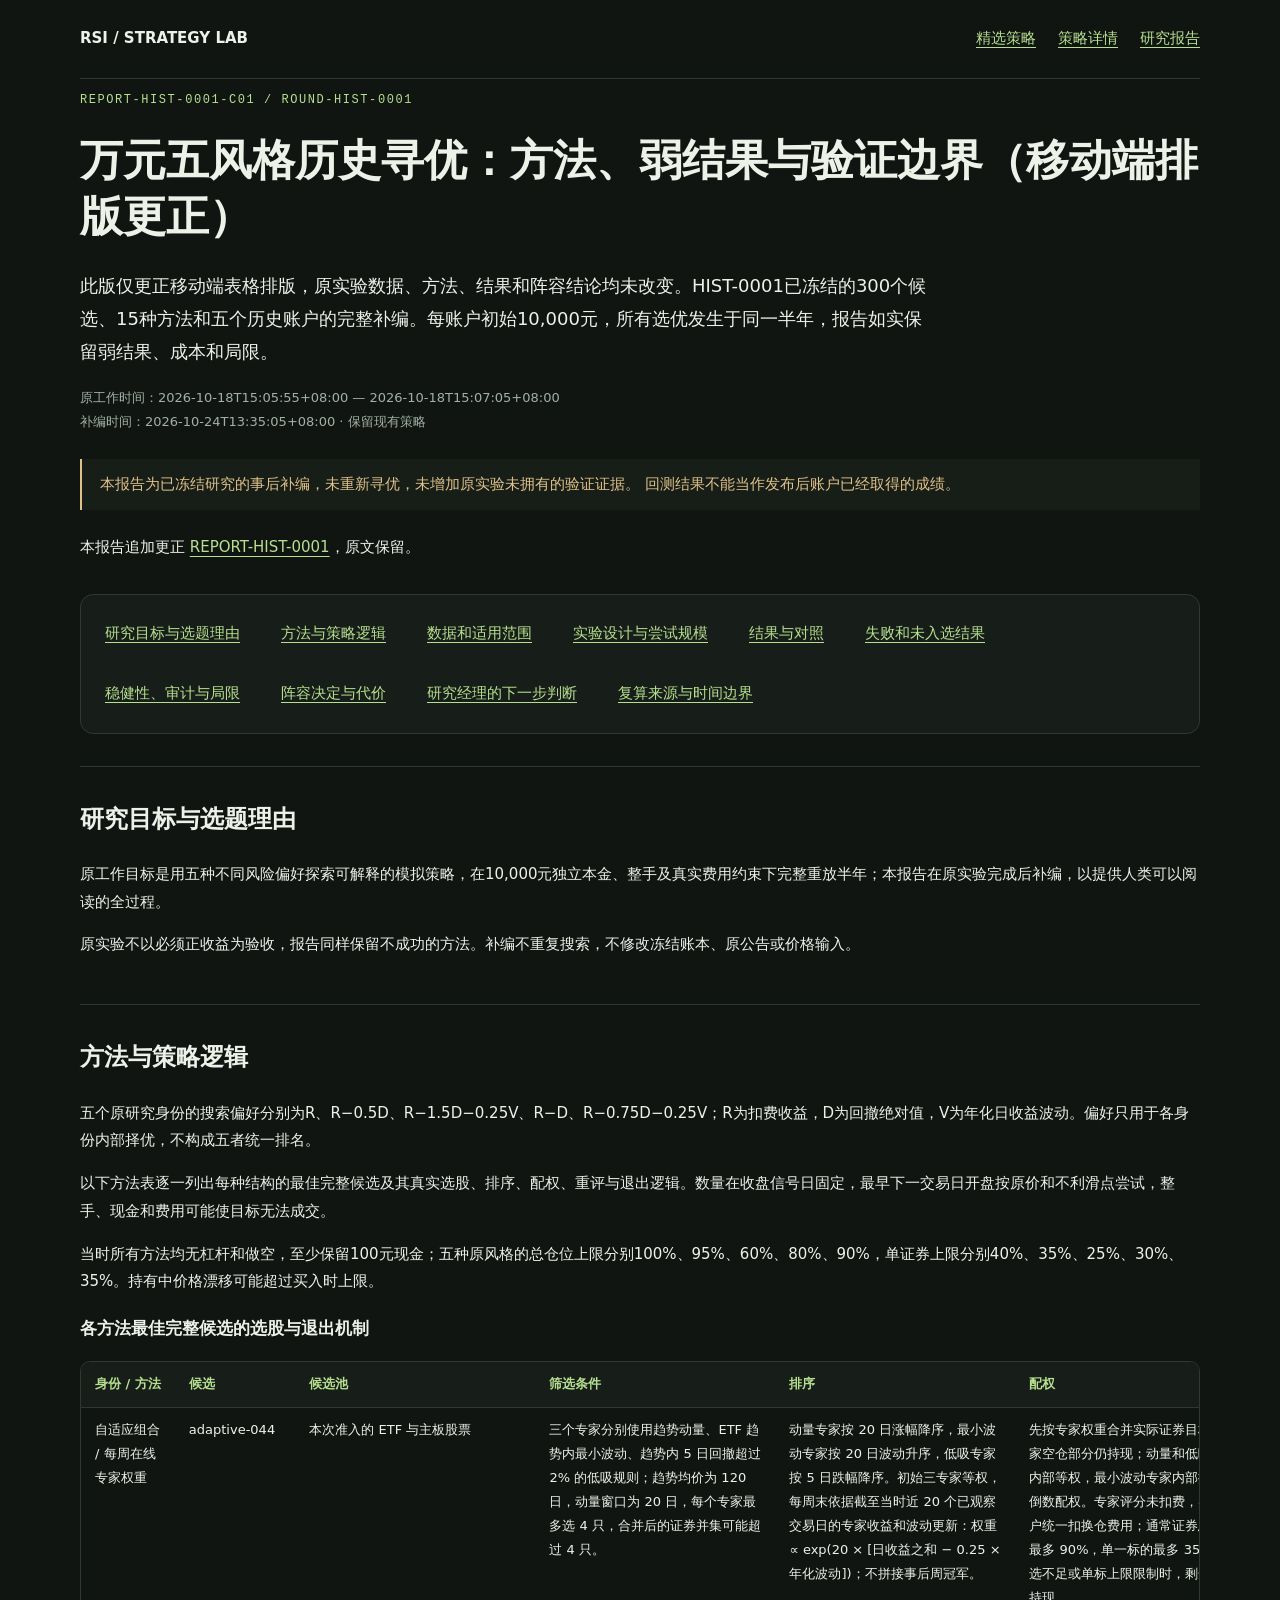
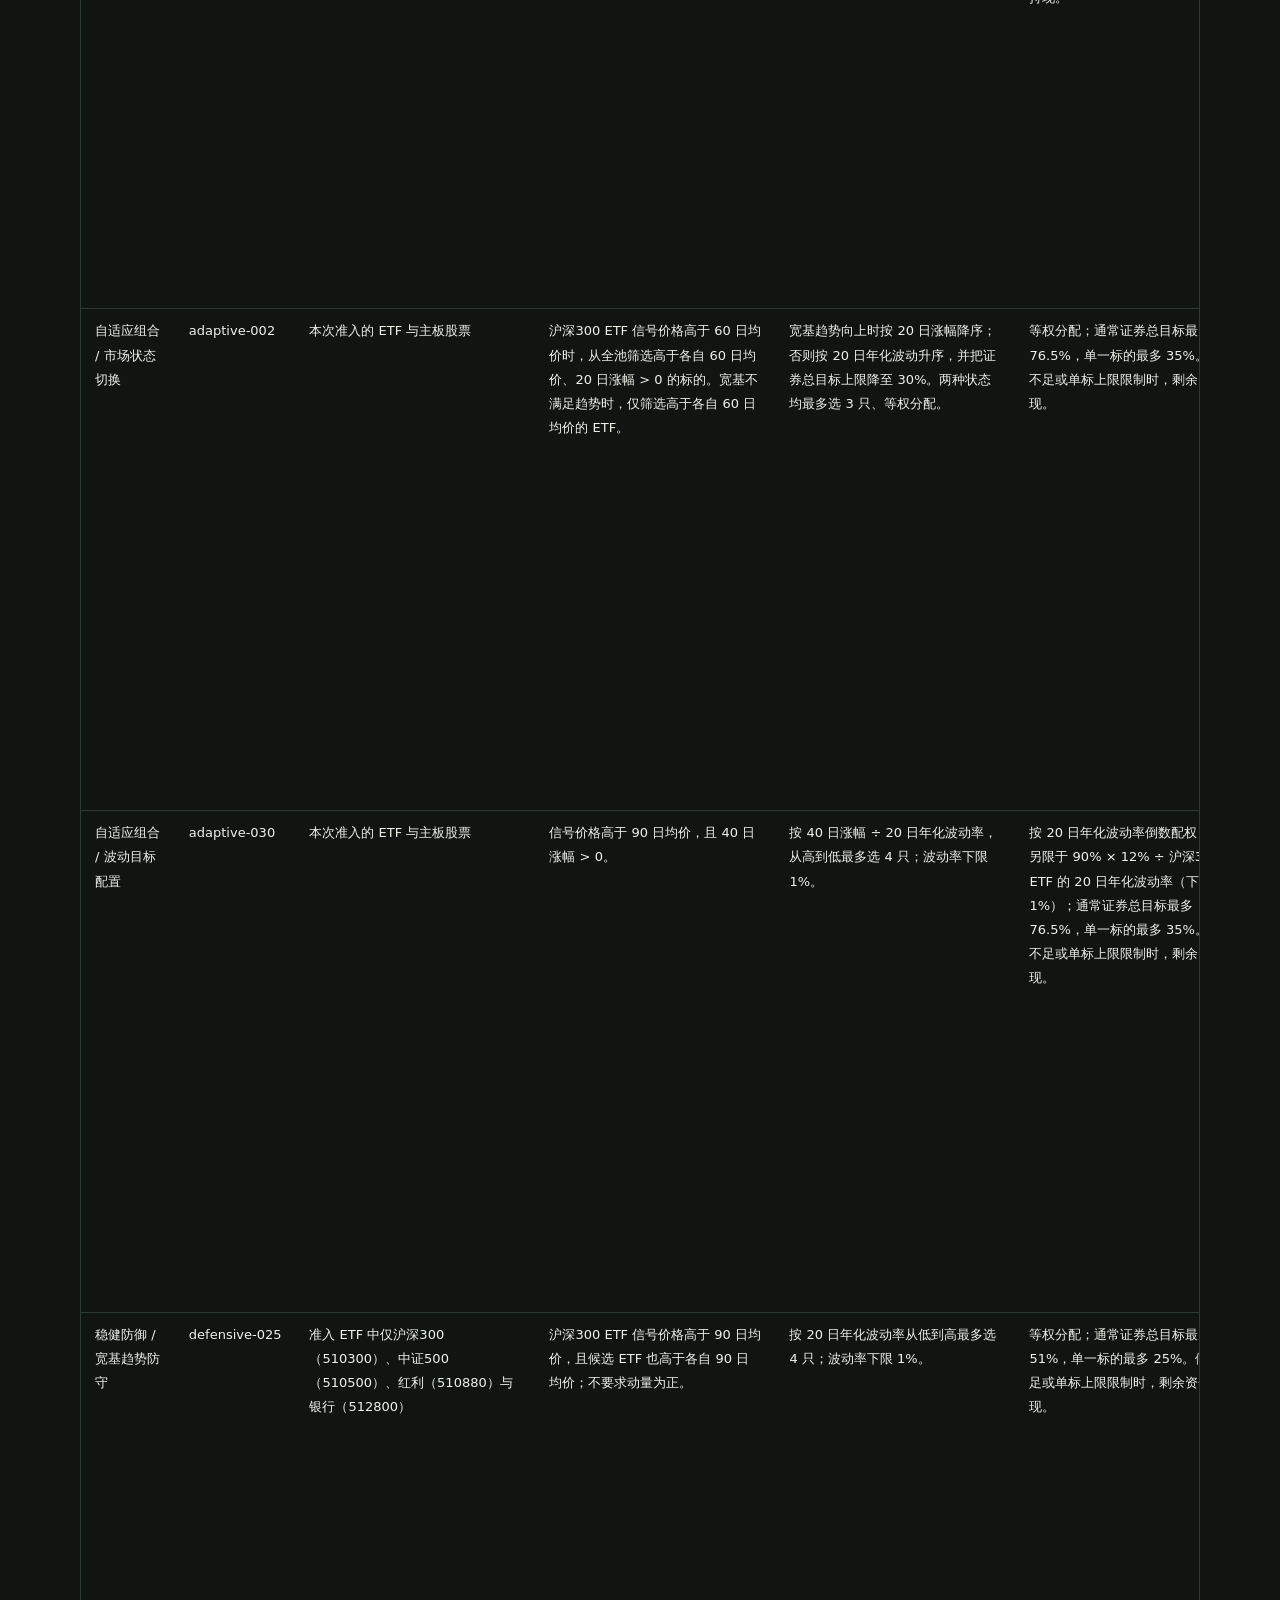
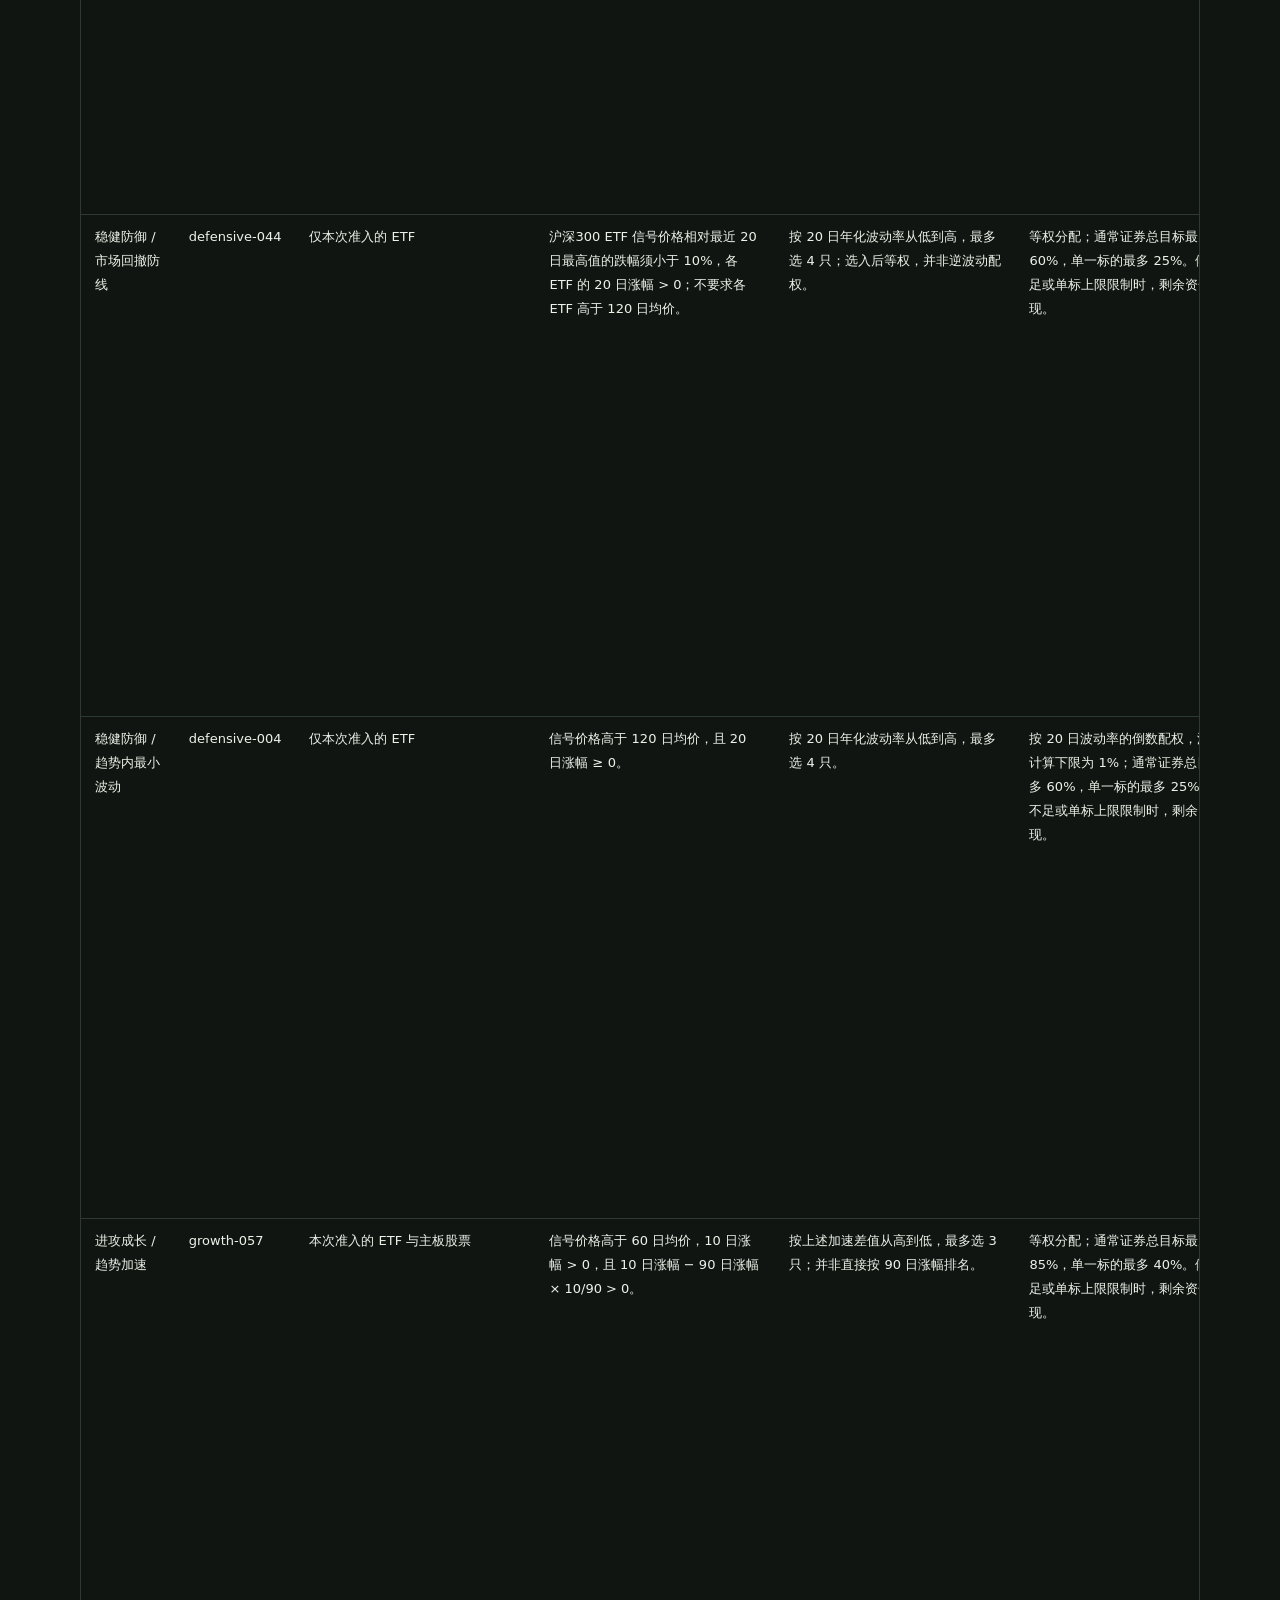
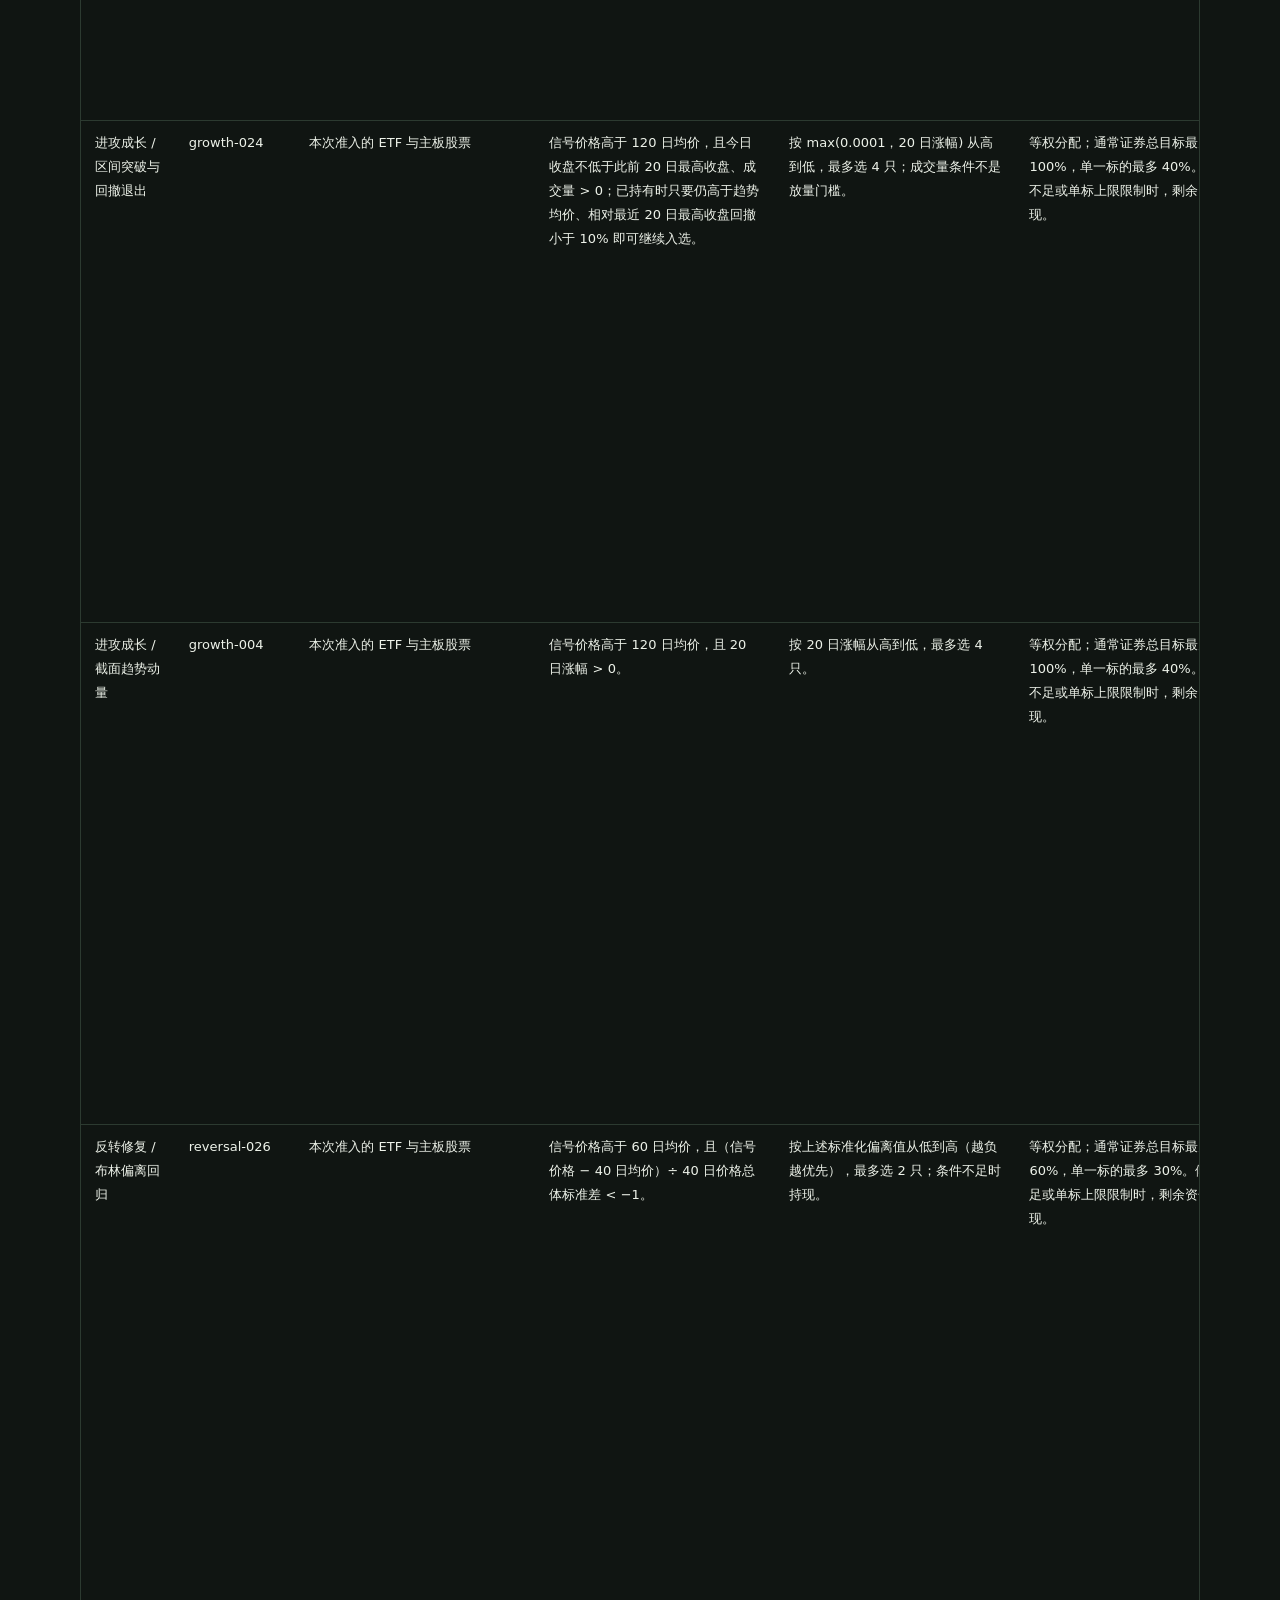
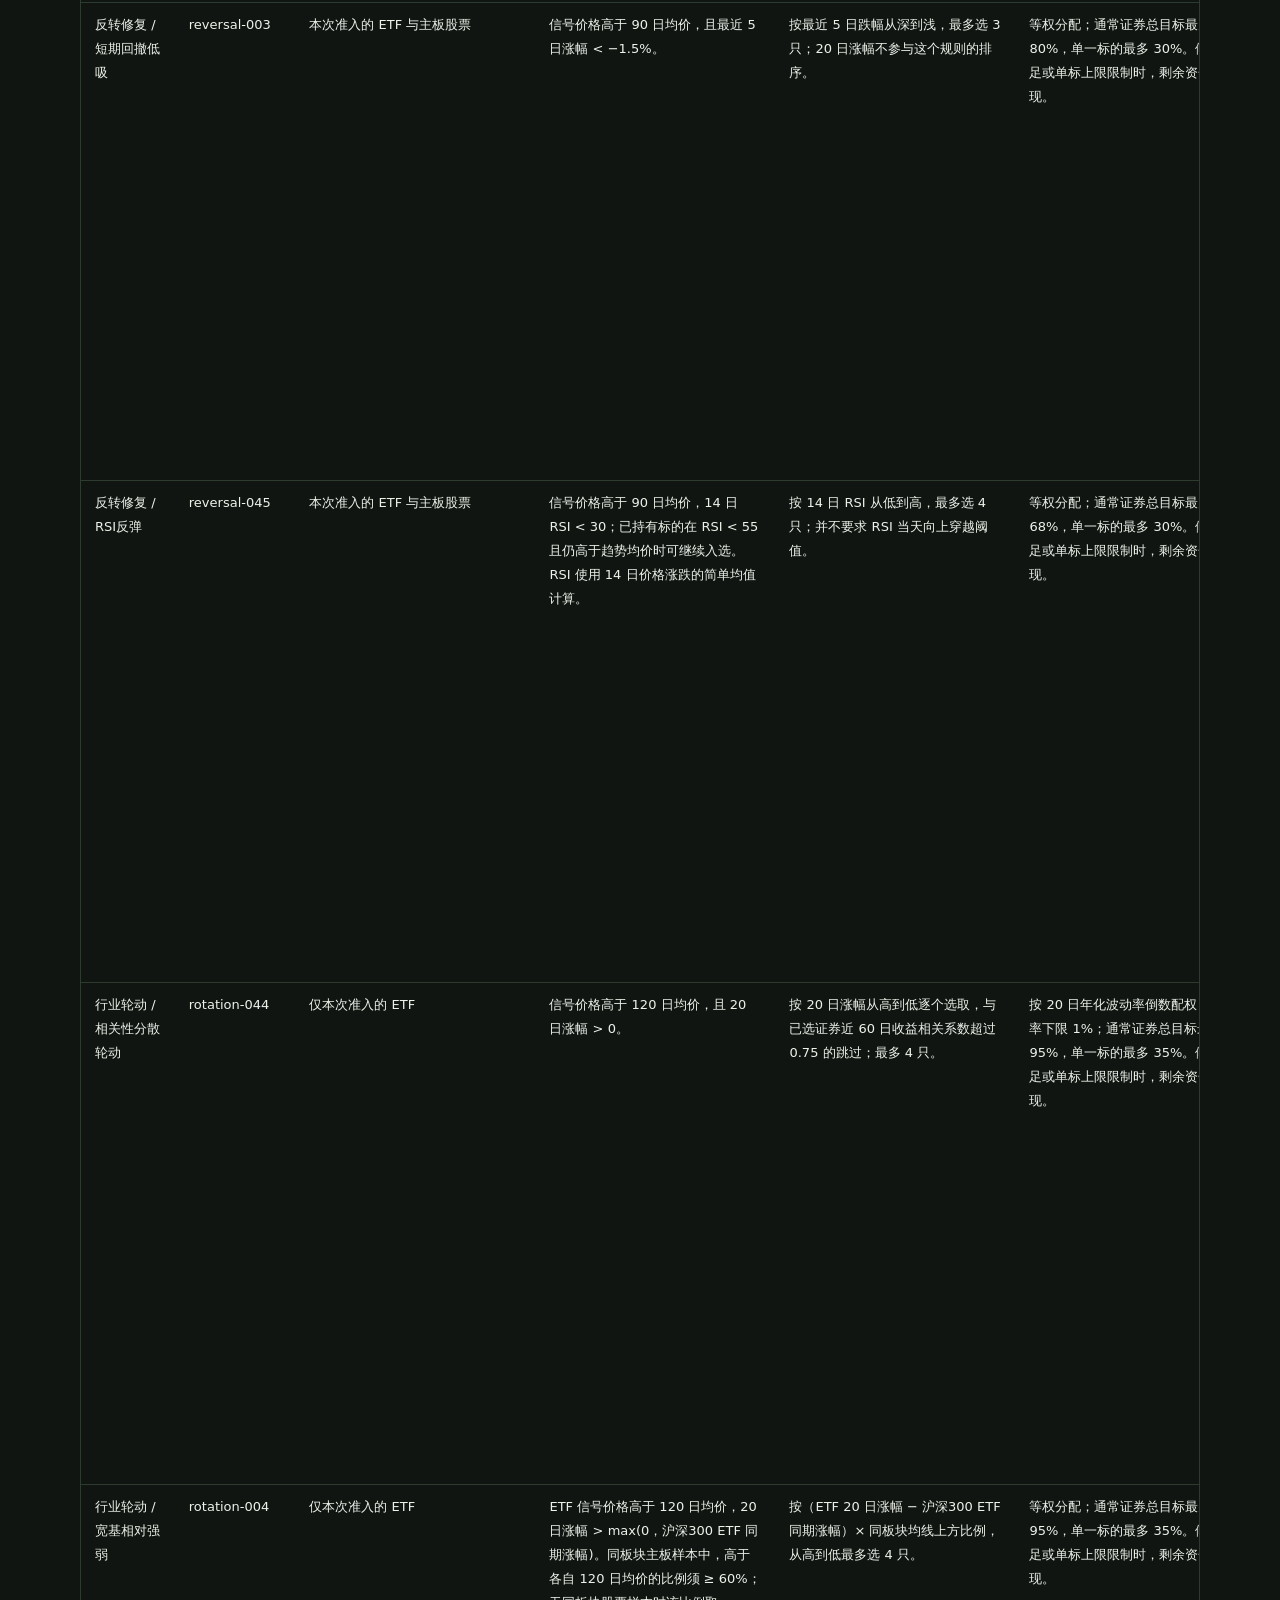
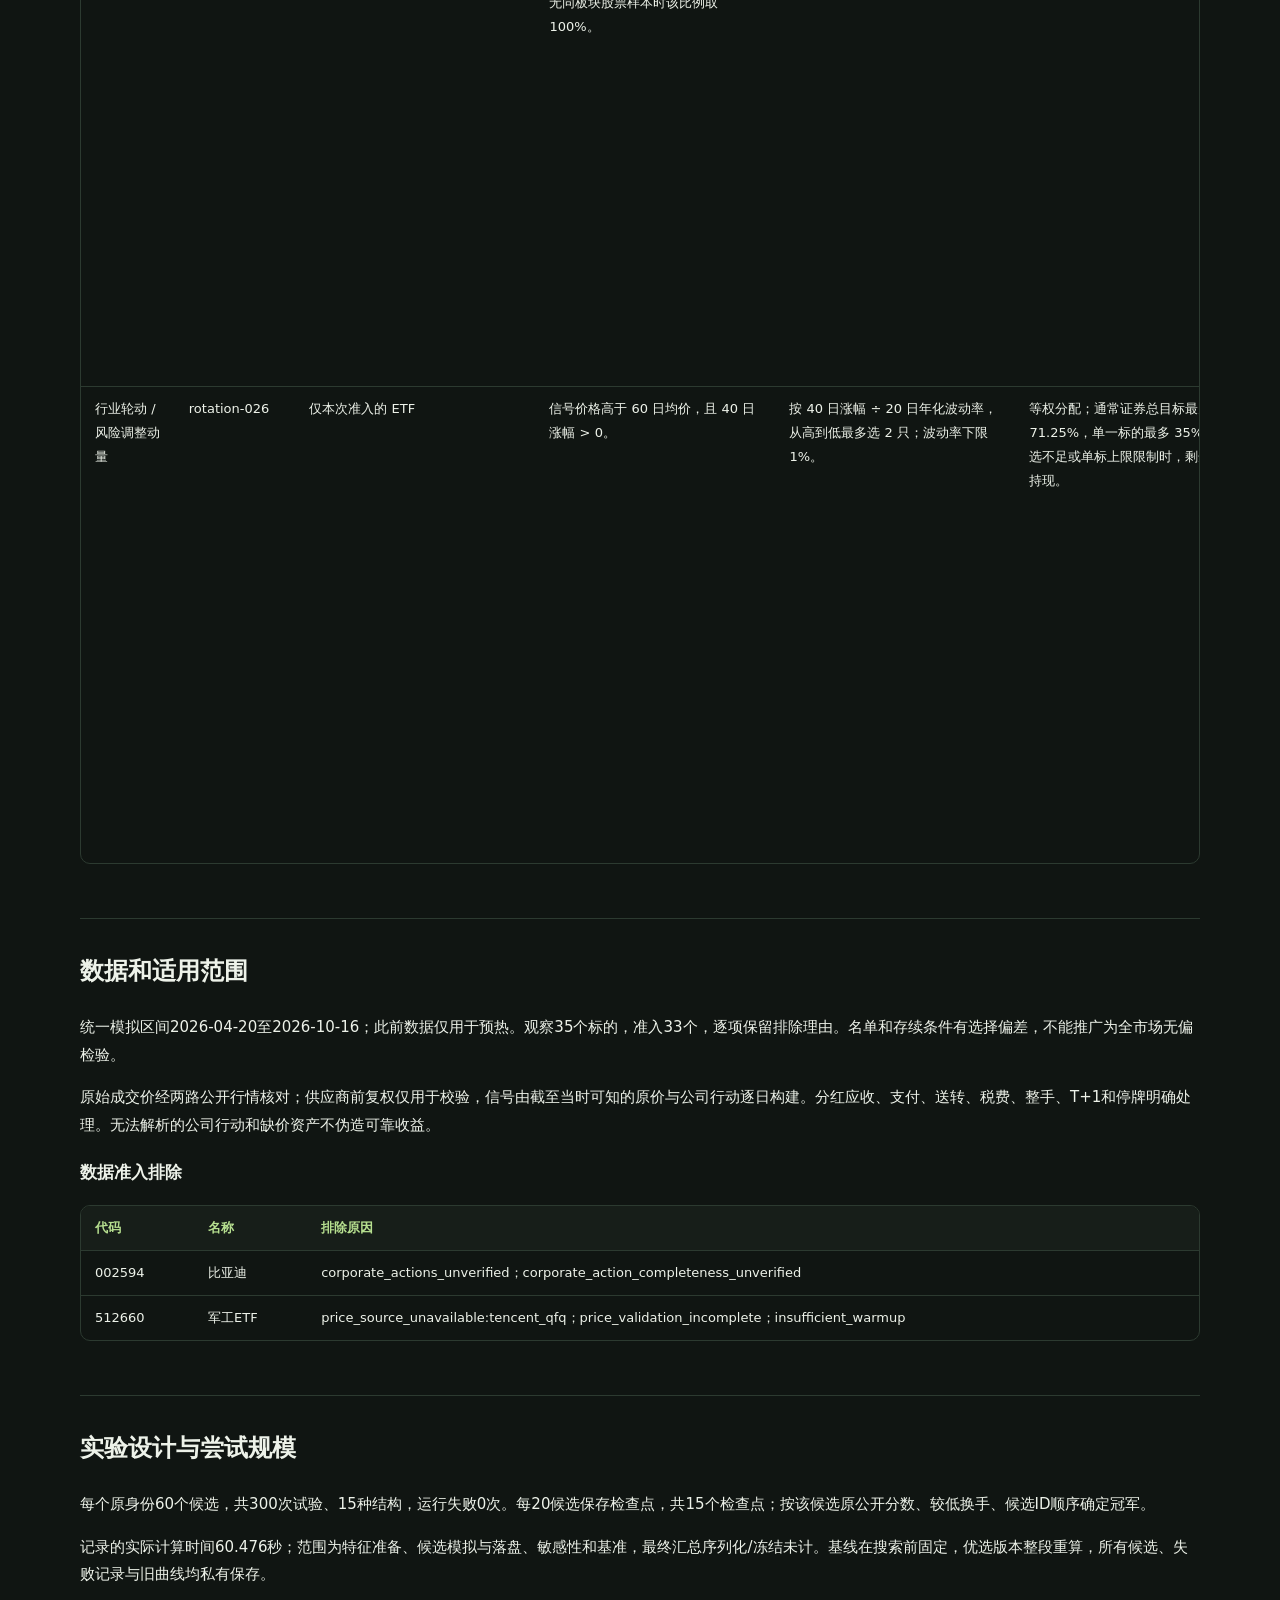
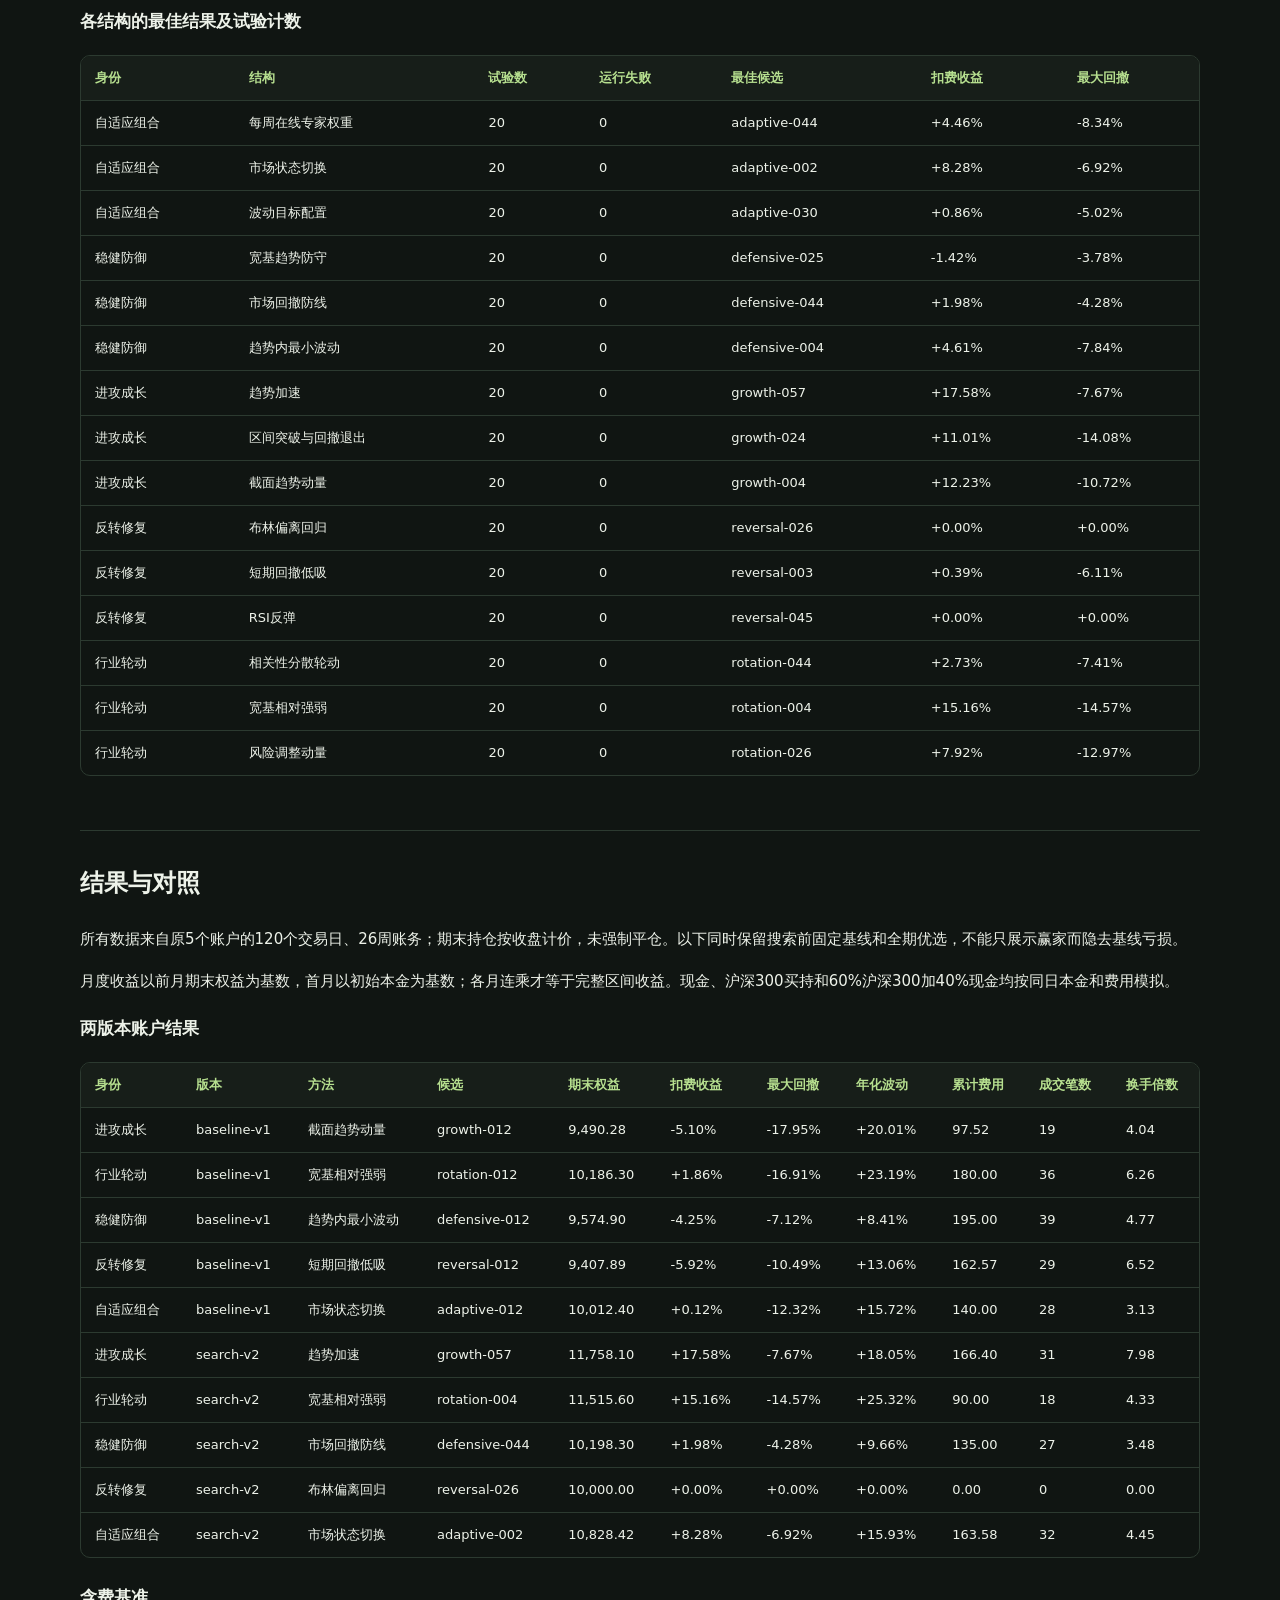
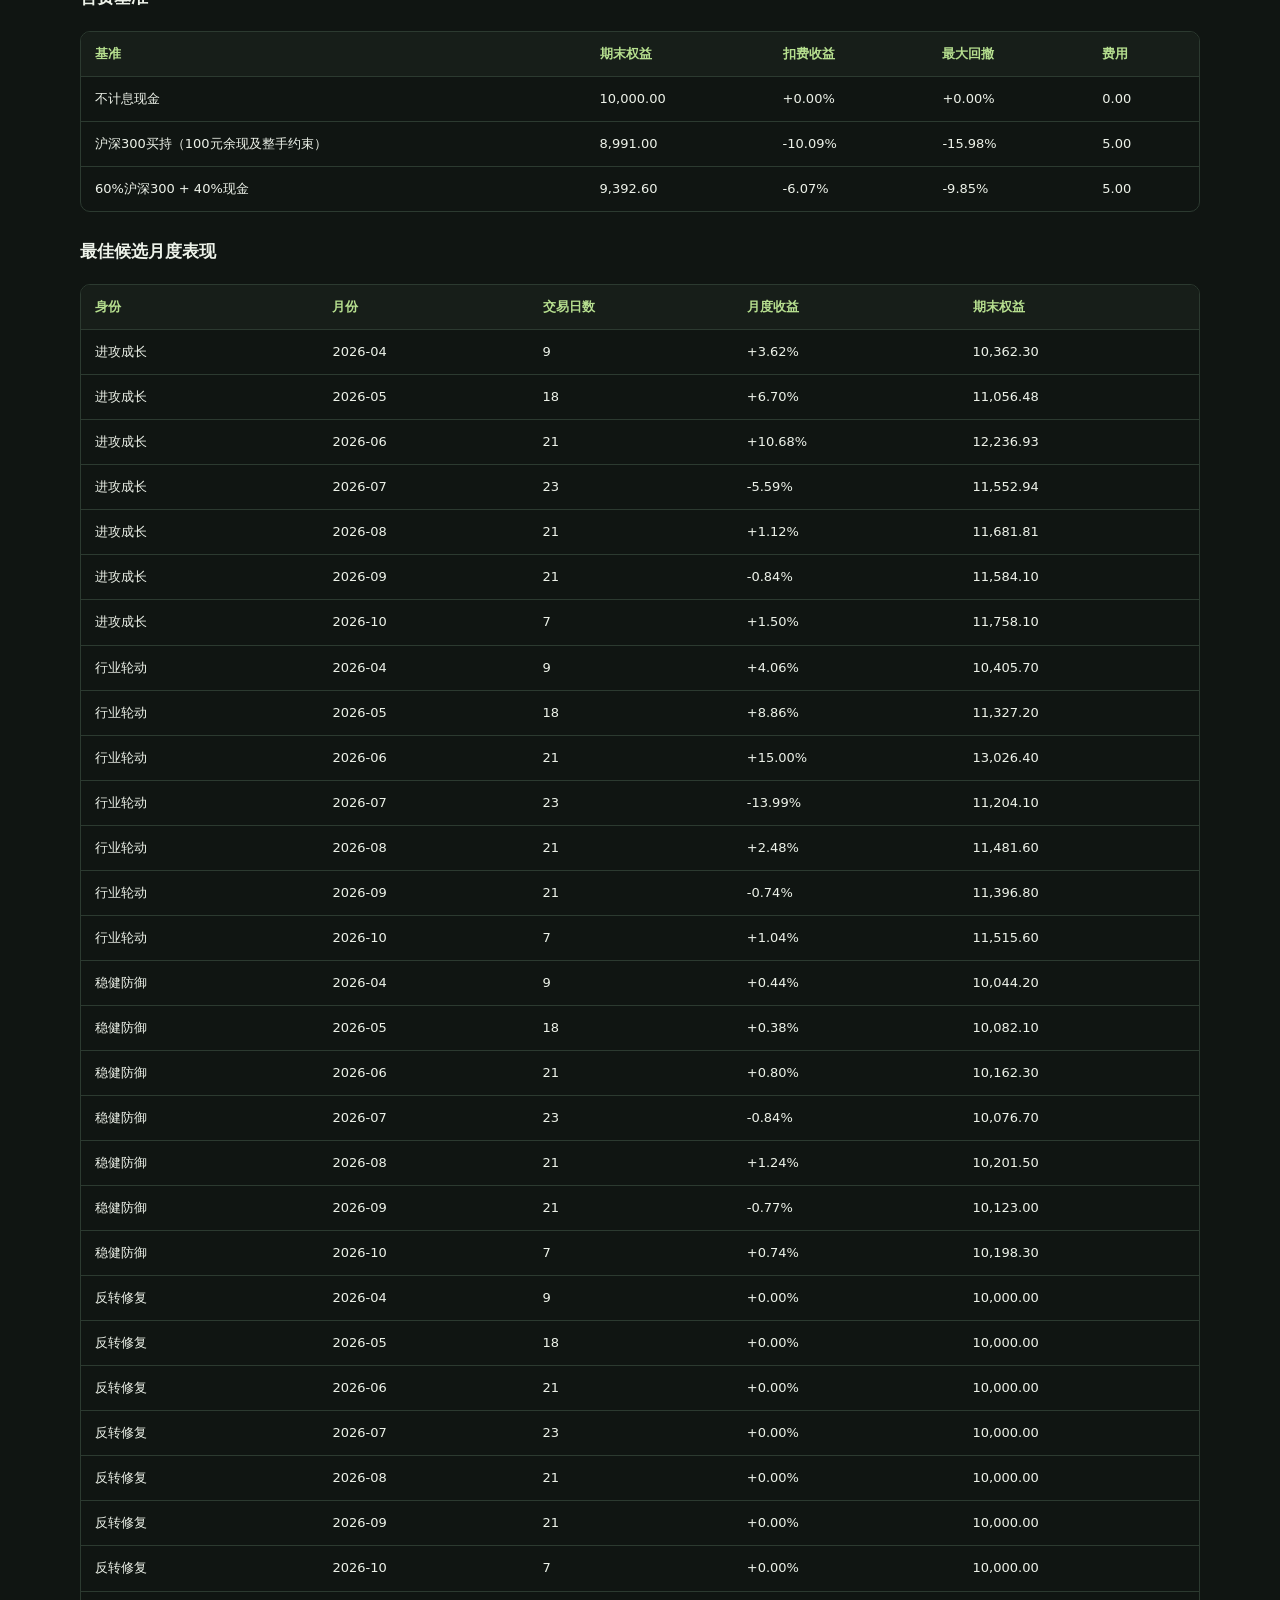
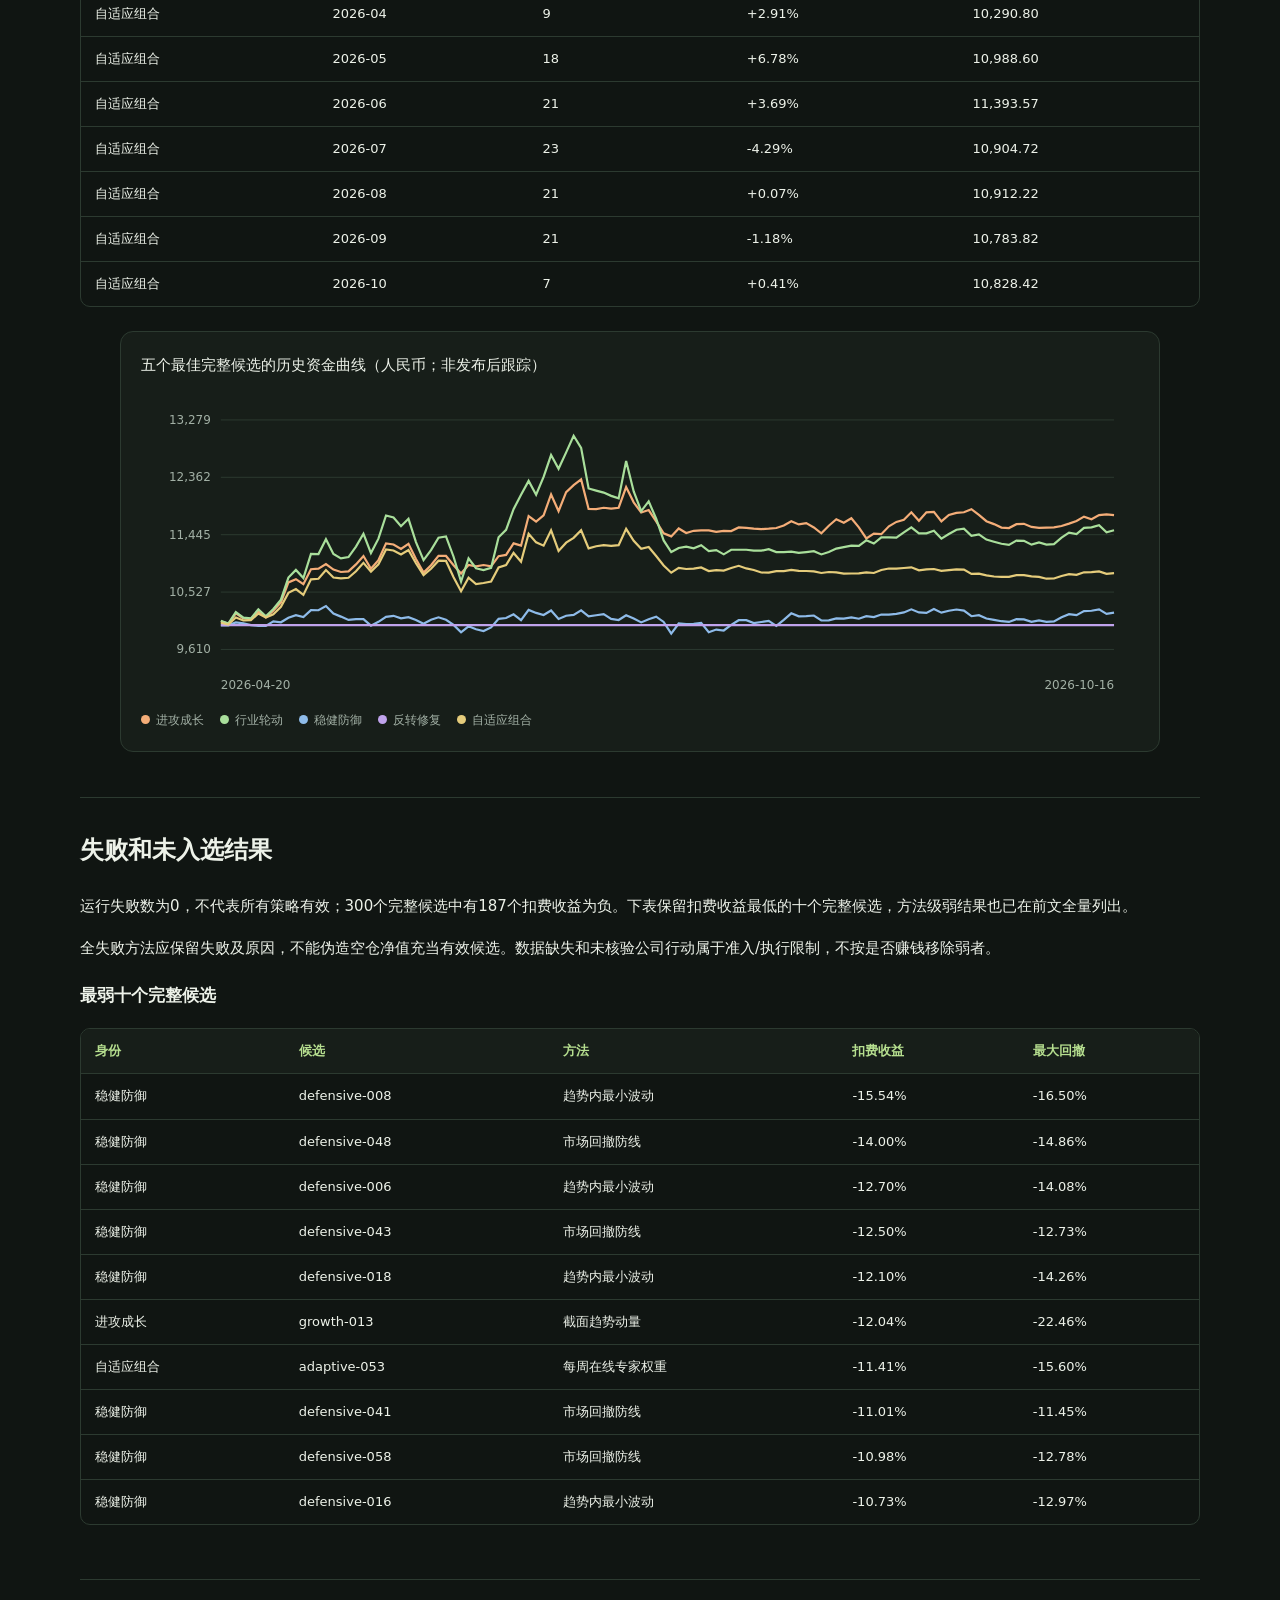
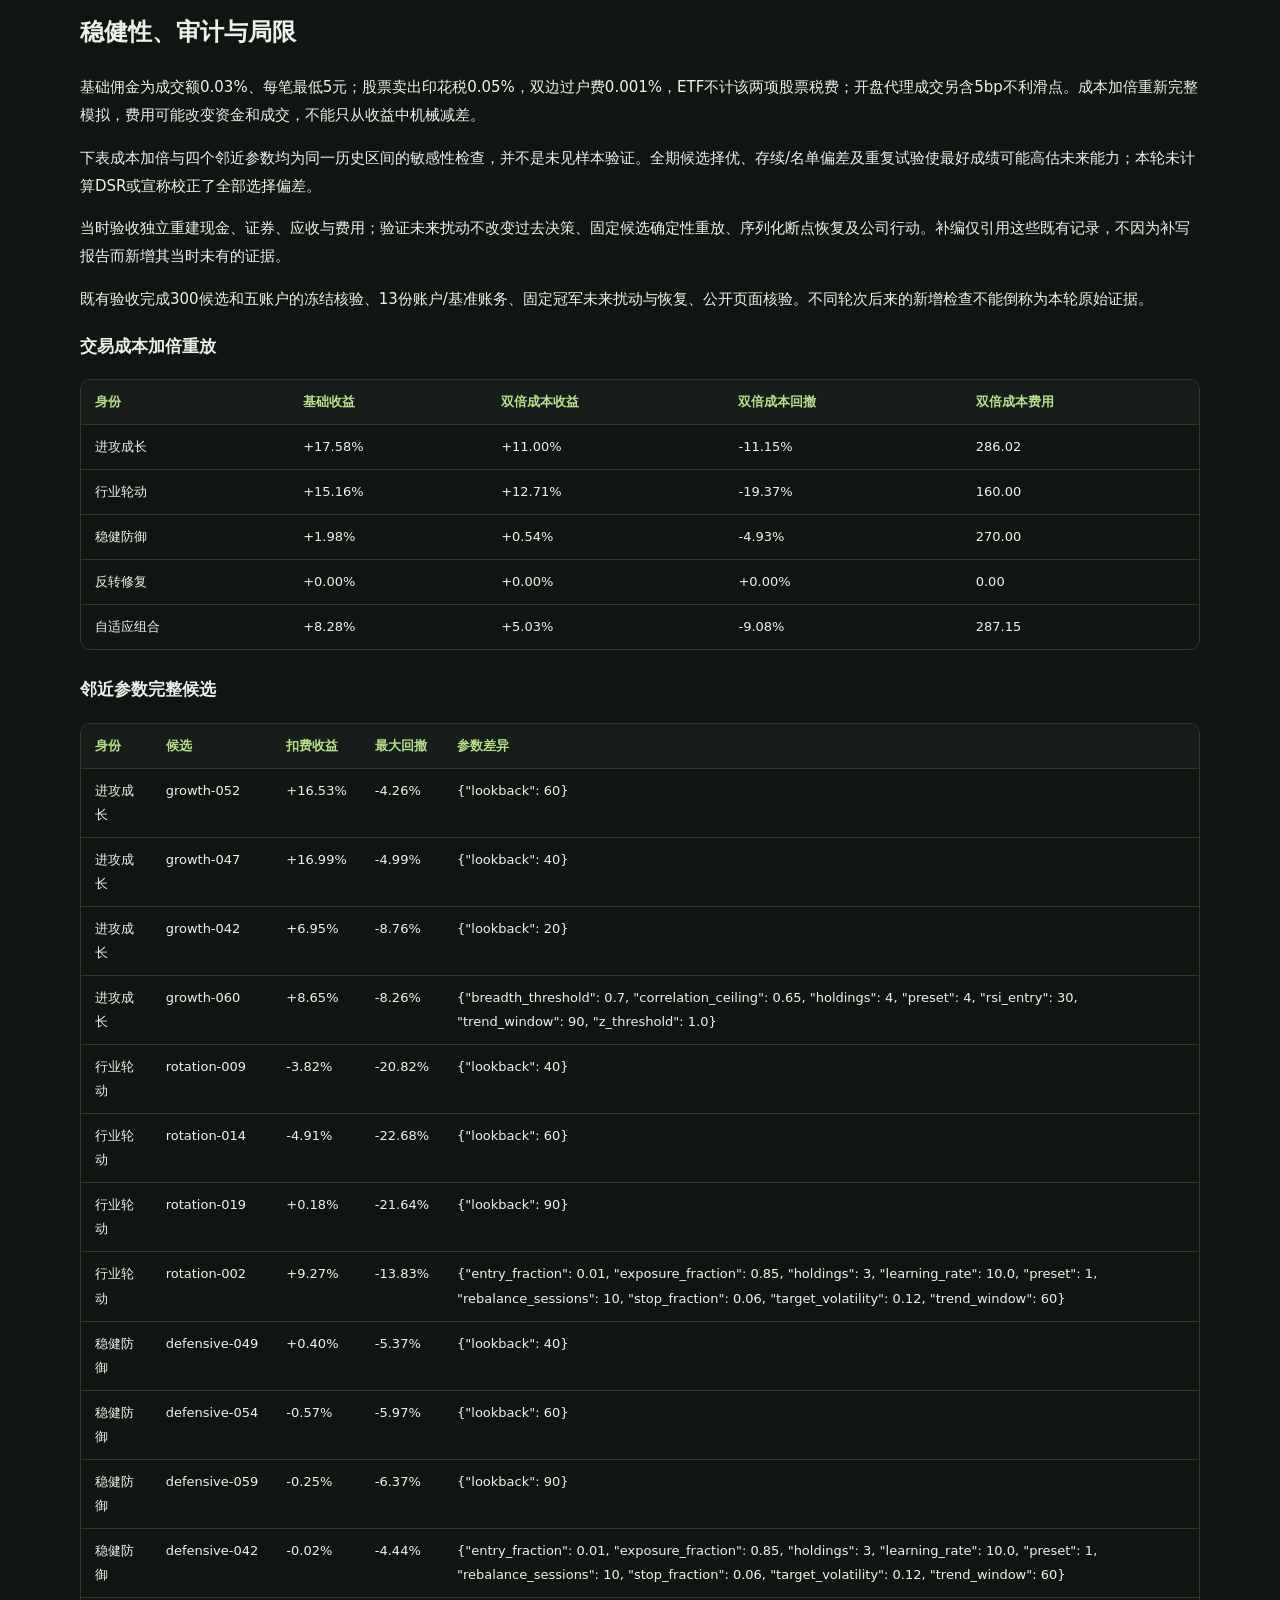
<file: research/reports/REPORT-HIST-0001-C01.html>
<!doctype html><html lang="zh-CN"><head><meta charset="utf-8"><meta name="viewport" content="width=device-width,initial-scale=1"><title>万元五风格历史寻优：方法、弱结果与验证边界（移动端排版更正） · RSI Research</title><style>
:root{color-scheme:dark;--bg:#101512;--panel:#171e19;--text:#edf2e9;--muted:#a2b0a5;--line:#2c3a30;--accent:#b6df8f}
*{box-sizing:border-box}body{margin:0;background:var(--bg);color:var(--text);font:15px/1.85 system-ui,"Microsoft YaHei",sans-serif}a{color:var(--accent);text-underline-offset:4px}header,main,footer{width:min(1120px,calc(100% - 40px));margin:auto}header{padding:25px 0;border-bottom:1px solid var(--line);display:flex;justify-content:space-between;gap:20px;flex-wrap:wrap}nav{display:flex;gap:22px;flex-wrap:wrap}h1{font-size:clamp(28px,5vw,43px);line-height:1.3;margin:24px 0}h2{font-size:24px;margin:0 0 20px}h3{font-size:17px}.eyebrow{color:var(--accent);font:12px/1.5 monospace;letter-spacing:.13em}.meta,.muted{color:var(--muted);font-size:13px}.summary{font-size:18px;max-width:850px}.disclosure{border-left:2px solid #dfc18a;padding:12px 18px;margin:24px 0;color:#dfc18a;background:#171d17}.section{border-top:1px solid var(--line);padding:30px 0;overflow-wrap:anywhere}.toc{background:var(--panel);border:1px solid var(--line);border-radius:13px;padding:20px 24px;margin:32px 0}.toc a{display:inline-block;margin:5px 19px 5px 0}.table-wrap{overflow-x:auto;max-width:100%;border:1px solid var(--line);border-radius:10px;margin:16px 0 24px}table{border-collapse:collapse;width:100%;min-width:600px;font-size:13px}th,td{text-align:left;padding:10px 14px;border-bottom:1px solid var(--line);vertical-align:top}td.compact{white-space:nowrap;overflow-wrap:normal;word-break:normal}td.narrative{min-width:240px;white-space:normal;overflow-wrap:anywhere}th{color:var(--accent);background:var(--panel);white-space:nowrap}tr:last-child td{border:0}.plot{border:1px solid var(--line);border-radius:13px;padding:20px;background:var(--panel)}svg{width:100%;height:auto;display:block}.legend{font-size:12px;color:var(--muted);display:flex;gap:16px;flex-wrap:wrap}.legend span:before{content:"";width:9px;height:9px;display:inline-block;border-radius:50%;background:var(--color);margin-right:6px}.report-list{display:grid;gap:20px}.report-card{border:1px solid var(--line);border-radius:12px;padding:22px;background:var(--panel)}.report-card h2{font-size:22px}.pill{font-size:12px;color:#dfc18a}.revision-archive{margin-top:28px;border:1px solid var(--line);border-radius:12px;padding:18px}.revision-archive>summary{cursor:pointer;color:var(--muted)}.revision-archive .report-list{margin-top:18px}footer{border-top:1px solid var(--line);padding:25px 0 45px;color:var(--muted);font-size:12px;margin-top:25px}@media(max-width:600px){header,main,footer{width:calc(100% - 32px)}header{font-size:13px}nav{gap:15px}.summary{font-size:16px}.section{padding:24px 0}.toc{padding:16px}.plot{padding:12px}h2{font-size:21px}}
</style></head><body><header><strong>RSI / STRATEGY LAB</strong><nav><a href="../../index.html">精选策略</a><a href="../../report.html">策略详情</a><a href="index.html">研究报告</a></nav></header><main><p class="eyebrow">REPORT-HIST-0001-C01 / ROUND-HIST-0001</p><h1>万元五风格历史寻优：方法、弱结果与验证边界（移动端排版更正）</h1><p class="summary">此版仅更正移动端表格排版，原实验数据、方法、结果和阵容结论均未改变。HIST-0001已冻结的300个候选、15种方法和五个历史账户的完整补编。每账户初始10,000元，所有选优发生于同一半年，报告如实保留弱结果、成本和局限。</p><p class="meta">原工作时间：2026-10-18T15:05:55+08:00 — 2026-10-18T15:07:05+08:00<br>补编时间：2026-10-24T13:35:05+08:00 · 保留现有策略</p><div class="disclosure">本报告为已冻结研究的事后补编，未重新寻优，未增加原实验未拥有的验证证据。 回测结果不能当作发布后账户已经取得的成绩。</div><p>本报告追加更正 <a href="REPORT-HIST-0001.html">REPORT-HIST-0001</a>，原文保留。</p><nav class="toc" aria-label="报告目录"><a href="#objective">研究目标与选题理由</a><a href="#method">方法与策略逻辑</a><a href="#data">数据和适用范围</a><a href="#experiment">实验设计与尝试规模</a><a href="#results">结果与对照</a><a href="#failures">失败和未入选结果</a><a href="#robustness">稳健性、审计与局限</a><a href="#decision">阵容决定与代价</a><a href="#next_steps">研究经理的下一步判断</a><a href="#reproduction">复算来源与时间边界</a></nav><section class="section" id="objective"><h2>研究目标与选题理由</h2><p>原工作目标是用五种不同风险偏好探索可解释的模拟策略，在10,000元独立本金、整手及真实费用约束下完整重放半年；本报告在原实验完成后补编，以提供人类可以阅读的全过程。</p><p>原实验不以必须正收益为验收，报告同样保留不成功的方法。补编不重复搜索，不修改冻结账本、原公告或价格输入。</p></section><section class="section" id="method"><h2>方法与策略逻辑</h2><p>五个原研究身份的搜索偏好分别为R、R−0.5D、R−1.5D−0.25V、R−D、R−0.75D−0.25V；R为扣费收益，D为回撤绝对值，V为年化日收益波动。偏好只用于各身份内部择优，不构成五者统一排名。</p><p>以下方法表逐一列出每种结构的最佳完整候选及其真实选股、排序、配权、重评与退出逻辑。数量在收盘信号日固定，最早下一交易日开盘按原价和不利滑点尝试，整手、现金和费用可能使目标无法成交。</p><p>当时所有方法均无杠杆和做空，至少保留100元现金；五种原风格的总仓位上限分别100%、95%、60%、80%、90%，单证券上限分别40%、35%、25%、30%、35%。持有中价格漂移可能超过买入时上限。</p><h3>各方法最佳完整候选的选股与退出机制</h3><div class="table-wrap"><table><thead><tr><th>身份 / 方法</th><th>候选</th><th>候选池</th><th>筛选条件</th><th>排序</th><th>配权</th><th>重评</th><th>退出</th></tr></thead><tbody><tr><td>自适应组合 / 每周在线专家权重</td><td class="compact">adaptive-044</td><td>本次准入的 ETF 与主板股票</td><td class="narrative">三个专家分别使用趋势动量、ETF 趋势内最小波动、趋势内 5 日回撤超过 2% 的低吸规则；趋势均价为 120 日，动量窗口为 20 日，每个专家最多选 4 只，合并后的证券并集可能超过 4 只。</td><td class="narrative">动量专家按 20 日涨幅降序，最小波动专家按 20 日波动升序，低吸专家按 5 日跌幅降序。初始三专家等权，每周末依据截至当时近 20 个已观察交易日的专家收益和波动更新：权重 ∝ exp(20 × [日收益之和 − 0.25 × 年化波动])；不拼接事后周冠军。</td><td class="narrative">先按专家权重合并实际证券目标，专家空仓部分仍持现；动量和低吸专家内部等权，最小波动专家内部按波动倒数配权。专家评分未扣费，实际账户统一扣换仓费用；通常证券总目标最多 90%，单一标的最多 35%。候选不足或单标上限限制时，剩余资金持现。</td><td>每 20 个交易日收盘重评，信号日事先固定整手数量和限价，下一交易日开盘尝试。</td><td class="narrative">仅在重评时，因落选或目标数量降低而卖出或减仓；不是盘中连续止损。目标仓位不等于成交仓位，整手、现金、价格限制或风险检查均可能使实际仓位不足。</td></tr><tr><td>自适应组合 / 市场状态切换</td><td class="compact">adaptive-002</td><td>本次准入的 ETF 与主板股票</td><td class="narrative">沪深300 ETF 信号价格高于 60 日均价时，从全池筛选高于各自 60 日均价、20 日涨幅 &gt; 0 的标的。宽基不满足趋势时，仅筛选高于各自 60 日均价的 ETF。</td><td class="narrative">宽基趋势向上时按 20 日涨幅降序；否则按 20 日年化波动升序，并把证券总目标上限降至 30%。两种状态均最多选 3 只、等权分配。</td><td class="narrative">等权分配；通常证券总目标最多 76.5%，单一标的最多 35%。候选不足或单标上限限制时，剩余资金持现。</td><td>每 10 个交易日收盘重评，信号日事先固定整手数量和限价，下一交易日开盘尝试。</td><td class="narrative">仅在重评时，因落选或目标数量降低而卖出或减仓；不是盘中连续止损。目标仓位不等于成交仓位，整手、现金、价格限制或风险检查均可能使实际仓位不足。</td></tr><tr><td>自适应组合 / 波动目标配置</td><td class="compact">adaptive-030</td><td>本次准入的 ETF 与主板股票</td><td>信号价格高于 90 日均价，且 40 日涨幅 &gt; 0。</td><td class="narrative">按 40 日涨幅 ÷ 20 日年化波动率，从高到低最多选 4 只；波动率下限 1%。</td><td class="narrative">按 20 日年化波动率倒数配权；总仓另限于 90% × 12% ÷ 沪深300 ETF 的 20 日年化波动率（下限 1%）；通常证券总目标最多 76.5%，单一标的最多 35%。候选不足或单标上限限制时，剩余资金持现。</td><td>每 10 个交易日收盘重评，信号日事先固定整手数量和限价，下一交易日开盘尝试。</td><td class="narrative">仅在重评时，因落选或目标数量降低而卖出或减仓；不是盘中连续止损。目标仓位不等于成交仓位，整手、现金、价格限制或风险检查均可能使实际仓位不足。</td></tr><tr><td>稳健防御 / 宽基趋势防守</td><td class="compact">defensive-025</td><td class="narrative">准入 ETF 中仅沪深300（510300）、中证500（510500）、红利（510880）与银行（512800）</td><td class="narrative">沪深300 ETF 信号价格高于 90 日均价，且候选 ETF 也高于各自 90 日均价；不要求动量为正。</td><td>按 20 日年化波动率从低到高最多选 4 只；波动率下限 1%。</td><td class="narrative">等权分配；通常证券总目标最多 51%，单一标的最多 25%。候选不足或单标上限限制时，剩余资金持现。</td><td>每 10 个交易日收盘重评，信号日事先固定整手数量和限价，下一交易日开盘尝试。</td><td class="narrative">仅在重评时，因落选或目标数量降低而卖出或减仓；不是盘中连续止损。目标仓位不等于成交仓位，整手、现金、价格限制或风险检查均可能使实际仓位不足。</td></tr><tr><td>稳健防御 / 市场回撤防线</td><td class="compact">defensive-044</td><td>仅本次准入的 ETF</td><td class="narrative">沪深300 ETF 信号价格相对最近 20 日最高值的跌幅须小于 10%，各 ETF 的 20 日涨幅 &gt; 0；不要求各 ETF 高于 120 日均价。</td><td>按 20 日年化波动率从低到高，最多选 4 只；选入后等权，并非逆波动配权。</td><td class="narrative">等权分配；通常证券总目标最多 60%，单一标的最多 25%。候选不足或单标上限限制时，剩余资金持现。</td><td>每 20 个交易日收盘重评，信号日事先固定整手数量和限价，下一交易日开盘尝试。</td><td class="narrative">仅在重评时，因落选或目标数量降低而卖出或减仓；不是盘中连续止损。目标仓位不等于成交仓位，整手、现金、价格限制或风险检查均可能使实际仓位不足。</td></tr><tr><td>稳健防御 / 趋势内最小波动</td><td class="compact">defensive-004</td><td>仅本次准入的 ETF</td><td>信号价格高于 120 日均价，且 20 日涨幅 ≥ 0。</td><td>按 20 日年化波动率从低到高，最多选 4 只。</td><td class="narrative">按 20 日波动率的倒数配权，波动率计算下限为 1%；通常证券总目标最多 60%，单一标的最多 25%。候选不足或单标上限限制时，剩余资金持现。</td><td>每 20 个交易日收盘重评，信号日事先固定整手数量和限价，下一交易日开盘尝试。</td><td class="narrative">仅在重评时，因落选或目标数量降低而卖出或减仓；不是盘中连续止损。目标仓位不等于成交仓位，整手、现金、价格限制或风险检查均可能使实际仓位不足。</td></tr><tr><td>进攻成长 / 趋势加速</td><td class="compact">growth-057</td><td>本次准入的 ETF 与主板股票</td><td class="narrative">信号价格高于 60 日均价，10 日涨幅 &gt; 0，且 10 日涨幅 − 90 日涨幅 × 10/90 &gt; 0。</td><td>按上述加速差值从高到低，最多选 3 只；并非直接按 90 日涨幅排名。</td><td class="narrative">等权分配；通常证券总目标最多 85%，单一标的最多 40%。候选不足或单标上限限制时，剩余资金持现。</td><td>每 10 个交易日收盘重评，信号日事先固定整手数量和限价，下一交易日开盘尝试。</td><td class="narrative">仅在重评时，因落选或目标数量降低而卖出或减仓；不是盘中连续止损。目标仓位不等于成交仓位，整手、现金、价格限制或风险检查均可能使实际仓位不足。</td></tr><tr><td>进攻成长 / 区间突破与回撤退出</td><td class="compact">growth-024</td><td>本次准入的 ETF 与主板股票</td><td class="narrative">信号价格高于 120 日均价，且今日收盘不低于此前 20 日最高收盘、成交量 &gt; 0；已持有时只要仍高于趋势均价、相对最近 20 日最高收盘回撤小于 10% 即可继续入选。</td><td class="narrative">按 max(0.0001，20 日涨幅) 从高到低，最多选 4 只；成交量条件不是放量门槛。</td><td class="narrative">等权分配；通常证券总目标最多 100%，单一标的最多 40%。候选不足或单标上限限制时，剩余资金持现。</td><td>每 20 个交易日收盘重评，信号日事先固定整手数量和限价，下一交易日开盘尝试。</td><td class="narrative">仅在重评时，因落选或目标数量降低而卖出或减仓；不是盘中连续止损。目标仓位不等于成交仓位，整手、现金、价格限制或风险检查均可能使实际仓位不足。</td></tr><tr><td>进攻成长 / 截面趋势动量</td><td class="compact">growth-004</td><td>本次准入的 ETF 与主板股票</td><td>信号价格高于 120 日均价，且 20 日涨幅 &gt; 0。</td><td>按 20 日涨幅从高到低，最多选 4 只。</td><td class="narrative">等权分配；通常证券总目标最多 100%，单一标的最多 40%。候选不足或单标上限限制时，剩余资金持现。</td><td>每 20 个交易日收盘重评，信号日事先固定整手数量和限价，下一交易日开盘尝试。</td><td class="narrative">仅在重评时，因落选或目标数量降低而卖出或减仓；不是盘中连续止损。目标仓位不等于成交仓位，整手、现金、价格限制或风险检查均可能使实际仓位不足。</td></tr><tr><td>反转修复 / 布林偏离回归</td><td class="compact">reversal-026</td><td>本次准入的 ETF 与主板股票</td><td class="narrative">信号价格高于 60 日均价，且（信号价格 − 40 日均价）÷ 40 日价格总体标准差 &lt; −1。</td><td>按上述标准化偏离值从低到高（越负越优先），最多选 2 只；条件不足时持现。</td><td class="narrative">等权分配；通常证券总目标最多 60%，单一标的最多 30%。候选不足或单标上限限制时，剩余资金持现。</td><td>每 5 个交易日收盘重评，信号日事先固定整手数量和限价，下一交易日开盘尝试。</td><td class="narrative">仅在重评时，因落选或目标数量降低而卖出或减仓；不是盘中连续止损。目标仓位不等于成交仓位，整手、现金、价格限制或风险检查均可能使实际仓位不足。</td></tr><tr><td>反转修复 / 短期回撤低吸</td><td class="compact">reversal-003</td><td>本次准入的 ETF 与主板股票</td><td>信号价格高于 90 日均价，且最近 5 日涨幅 &lt; −1.5%。</td><td>按最近 5 日跌幅从深到浅，最多选 3 只；20 日涨幅不参与这个规则的排序。</td><td class="narrative">等权分配；通常证券总目标最多 80%，单一标的最多 30%。候选不足或单标上限限制时，剩余资金持现。</td><td>每 5 个交易日收盘重评，信号日事先固定整手数量和限价，下一交易日开盘尝试。</td><td class="narrative">仅在重评时，因落选或目标数量降低而卖出或减仓；不是盘中连续止损。目标仓位不等于成交仓位，整手、现金、价格限制或风险检查均可能使实际仓位不足。</td></tr><tr><td>反转修复 / RSI反弹</td><td class="compact">reversal-045</td><td>本次准入的 ETF 与主板股票</td><td class="narrative">信号价格高于 90 日均价，14 日 RSI &lt; 30；已持有标的在 RSI &lt; 55 且仍高于趋势均价时可继续入选。RSI 使用 14 日价格涨跌的简单均值计算。</td><td class="narrative">按 14 日 RSI 从低到高，最多选 4 只；并不要求 RSI 当天向上穿越阈值。</td><td class="narrative">等权分配；通常证券总目标最多 68%，单一标的最多 30%。候选不足或单标上限限制时，剩余资金持现。</td><td>每 10 个交易日收盘重评，信号日事先固定整手数量和限价，下一交易日开盘尝试。</td><td class="narrative">仅在重评时，因落选或目标数量降低而卖出或减仓；不是盘中连续止损。目标仓位不等于成交仓位，整手、现金、价格限制或风险检查均可能使实际仓位不足。</td></tr><tr><td>行业轮动 / 相关性分散轮动</td><td class="compact">rotation-044</td><td>仅本次准入的 ETF</td><td>信号价格高于 120 日均价，且 20 日涨幅 &gt; 0。</td><td class="narrative">按 20 日涨幅从高到低逐个选取，与已选证券近 60 日收益相关系数超过 0.75 的跳过；最多 4 只。</td><td class="narrative">按 20 日年化波动率倒数配权，波动率下限 1%；通常证券总目标最多 95%，单一标的最多 35%。候选不足或单标上限限制时，剩余资金持现。</td><td>每 20 个交易日收盘重评，信号日事先固定整手数量和限价，下一交易日开盘尝试。</td><td class="narrative">仅在重评时，因落选或目标数量降低而卖出或减仓；不是盘中连续止损。目标仓位不等于成交仓位，整手、现金、价格限制或风险检查均可能使实际仓位不足。</td></tr><tr><td>行业轮动 / 宽基相对强弱</td><td class="compact">rotation-004</td><td>仅本次准入的 ETF</td><td class="narrative">ETF 信号价格高于 120 日均价，20 日涨幅 &gt; max(0，沪深300 ETF 同期涨幅)。同板块主板样本中，高于各自 120 日均价的比例须 ≥ 60%；无同板块股票样本时该比例取 100%。</td><td class="narrative">按（ETF 20 日涨幅 − 沪深300 ETF 同期涨幅）× 同板块均线上方比例，从高到低最多选 4 只。</td><td class="narrative">等权分配；通常证券总目标最多 95%，单一标的最多 35%。候选不足或单标上限限制时，剩余资金持现。</td><td>每 20 个交易日收盘重评，信号日事先固定整手数量和限价，下一交易日开盘尝试。</td><td class="narrative">仅在重评时，因落选或目标数量降低而卖出或减仓；不是盘中连续止损。目标仓位不等于成交仓位，整手、现金、价格限制或风险检查均可能使实际仓位不足。</td></tr><tr><td>行业轮动 / 风险调整动量</td><td class="compact">rotation-026</td><td>仅本次准入的 ETF</td><td>信号价格高于 60 日均价，且 40 日涨幅 &gt; 0。</td><td class="narrative">按 40 日涨幅 ÷ 20 日年化波动率，从高到低最多选 2 只；波动率下限 1%。</td><td class="narrative">等权分配；通常证券总目标最多 71.25%，单一标的最多 35%。候选不足或单标上限限制时，剩余资金持现。</td><td>每 5 个交易日收盘重评，信号日事先固定整手数量和限价，下一交易日开盘尝试。</td><td class="narrative">仅在重评时，因落选或目标数量降低而卖出或减仓；不是盘中连续止损。目标仓位不等于成交仓位，整手、现金、价格限制或风险检查均可能使实际仓位不足。</td></tr></tbody></table></div></section><section class="section" id="data"><h2>数据和适用范围</h2><p>统一模拟区间2026-04-20至2026-10-16；此前数据仅用于预热。观察35个标的，准入33个，逐项保留排除理由。名单和存续条件有选择偏差，不能推广为全市场无偏检验。</p><p>原始成交价经两路公开行情核对；供应商前复权仅用于校验，信号由截至当时可知的原价与公司行动逐日构建。分红应收、支付、送转、税费、整手、T+1和停牌明确处理。无法解析的公司行动和缺价资产不伪造可靠收益。</p><h3>数据准入排除</h3><div class="table-wrap"><table><thead><tr><th>代码</th><th>名称</th><th>排除原因</th></tr></thead><tbody><tr><td class="compact">002594</td><td>比亚迪</td><td class="narrative">corporate_actions_unverified；corporate_action_completeness_unverified</td></tr><tr><td class="compact">512660</td><td>军工ETF</td><td class="narrative">price_source_unavailable:tencent_qfq；price_validation_incomplete；insufficient_warmup</td></tr></tbody></table></div></section><section class="section" id="experiment"><h2>实验设计与尝试规模</h2><p>每个原身份60个候选，共300次试验、15种结构，运行失败0次。每20候选保存检查点，共15个检查点；按该候选原公开分数、较低换手、候选ID顺序确定冠军。</p><p>记录的实际计算时间60.476秒；范围为特征准备、候选模拟与落盘、敏感性和基准，最终汇总序列化/冻结未计。基线在搜索前固定，优选版本整段重算，所有候选、失败记录与旧曲线均私有保存。</p><h3>各结构的最佳结果及试验计数</h3><div class="table-wrap"><table><thead><tr><th>身份</th><th>结构</th><th>试验数</th><th>运行失败</th><th>最佳候选</th><th>扣费收益</th><th>最大回撤</th></tr></thead><tbody><tr><td>自适应组合</td><td>每周在线专家权重</td><td class="compact">20</td><td class="compact">0</td><td class="compact">adaptive-044</td><td class="compact">+4.46%</td><td class="compact">-8.34%</td></tr><tr><td>自适应组合</td><td>市场状态切换</td><td class="compact">20</td><td class="compact">0</td><td class="compact">adaptive-002</td><td class="compact">+8.28%</td><td class="compact">-6.92%</td></tr><tr><td>自适应组合</td><td>波动目标配置</td><td class="compact">20</td><td class="compact">0</td><td class="compact">adaptive-030</td><td class="compact">+0.86%</td><td class="compact">-5.02%</td></tr><tr><td>稳健防御</td><td>宽基趋势防守</td><td class="compact">20</td><td class="compact">0</td><td class="compact">defensive-025</td><td class="compact">-1.42%</td><td class="compact">-3.78%</td></tr><tr><td>稳健防御</td><td>市场回撤防线</td><td class="compact">20</td><td class="compact">0</td><td class="compact">defensive-044</td><td class="compact">+1.98%</td><td class="compact">-4.28%</td></tr><tr><td>稳健防御</td><td>趋势内最小波动</td><td class="compact">20</td><td class="compact">0</td><td class="compact">defensive-004</td><td class="compact">+4.61%</td><td class="compact">-7.84%</td></tr><tr><td>进攻成长</td><td>趋势加速</td><td class="compact">20</td><td class="compact">0</td><td class="compact">growth-057</td><td class="compact">+17.58%</td><td class="compact">-7.67%</td></tr><tr><td>进攻成长</td><td>区间突破与回撤退出</td><td class="compact">20</td><td class="compact">0</td><td class="compact">growth-024</td><td class="compact">+11.01%</td><td class="compact">-14.08%</td></tr><tr><td>进攻成长</td><td>截面趋势动量</td><td class="compact">20</td><td class="compact">0</td><td class="compact">growth-004</td><td class="compact">+12.23%</td><td class="compact">-10.72%</td></tr><tr><td>反转修复</td><td>布林偏离回归</td><td class="compact">20</td><td class="compact">0</td><td class="compact">reversal-026</td><td class="compact">+0.00%</td><td class="compact">+0.00%</td></tr><tr><td>反转修复</td><td>短期回撤低吸</td><td class="compact">20</td><td class="compact">0</td><td class="compact">reversal-003</td><td class="compact">+0.39%</td><td class="compact">-6.11%</td></tr><tr><td>反转修复</td><td>RSI反弹</td><td class="compact">20</td><td class="compact">0</td><td class="compact">reversal-045</td><td class="compact">+0.00%</td><td class="compact">+0.00%</td></tr><tr><td>行业轮动</td><td>相关性分散轮动</td><td class="compact">20</td><td class="compact">0</td><td class="compact">rotation-044</td><td class="compact">+2.73%</td><td class="compact">-7.41%</td></tr><tr><td>行业轮动</td><td>宽基相对强弱</td><td class="compact">20</td><td class="compact">0</td><td class="compact">rotation-004</td><td class="compact">+15.16%</td><td class="compact">-14.57%</td></tr><tr><td>行业轮动</td><td>风险调整动量</td><td class="compact">20</td><td class="compact">0</td><td class="compact">rotation-026</td><td class="compact">+7.92%</td><td class="compact">-12.97%</td></tr></tbody></table></div></section><section class="section" id="results"><h2>结果与对照</h2><p>所有数据来自原5个账户的120个交易日、26周账务；期末持仓按收盘计价，未强制平仓。以下同时保留搜索前固定基线和全期优选，不能只展示赢家而隐去基线亏损。</p><p>月度收益以前月期末权益为基数，首月以初始本金为基数；各月连乘才等于完整区间收益。现金、沪深300买持和60%沪深300加40%现金均按同日本金和费用模拟。</p><h3>两版本账户结果</h3><div class="table-wrap"><table><thead><tr><th>身份</th><th>版本</th><th>方法</th><th>候选</th><th>期末权益</th><th>扣费收益</th><th>最大回撤</th><th>年化波动</th><th>累计费用</th><th>成交笔数</th><th>换手倍数</th></tr></thead><tbody><tr><td>进攻成长</td><td class="compact">baseline-v1</td><td>截面趋势动量</td><td class="compact">growth-012</td><td class="compact">9,490.28</td><td class="compact">-5.10%</td><td class="compact">-17.95%</td><td class="compact">+20.01%</td><td class="compact">97.52</td><td class="compact">19</td><td class="compact">4.04</td></tr><tr><td>行业轮动</td><td class="compact">baseline-v1</td><td>宽基相对强弱</td><td class="compact">rotation-012</td><td class="compact">10,186.30</td><td class="compact">+1.86%</td><td class="compact">-16.91%</td><td class="compact">+23.19%</td><td class="compact">180.00</td><td class="compact">36</td><td class="compact">6.26</td></tr><tr><td>稳健防御</td><td class="compact">baseline-v1</td><td>趋势内最小波动</td><td class="compact">defensive-012</td><td class="compact">9,574.90</td><td class="compact">-4.25%</td><td class="compact">-7.12%</td><td class="compact">+8.41%</td><td class="compact">195.00</td><td class="compact">39</td><td class="compact">4.77</td></tr><tr><td>反转修复</td><td class="compact">baseline-v1</td><td>短期回撤低吸</td><td class="compact">reversal-012</td><td class="compact">9,407.89</td><td class="compact">-5.92%</td><td class="compact">-10.49%</td><td class="compact">+13.06%</td><td class="compact">162.57</td><td class="compact">29</td><td class="compact">6.52</td></tr><tr><td>自适应组合</td><td class="compact">baseline-v1</td><td>市场状态切换</td><td class="compact">adaptive-012</td><td class="compact">10,012.40</td><td class="compact">+0.12%</td><td class="compact">-12.32%</td><td class="compact">+15.72%</td><td class="compact">140.00</td><td class="compact">28</td><td class="compact">3.13</td></tr><tr><td>进攻成长</td><td class="compact">search-v2</td><td>趋势加速</td><td class="compact">growth-057</td><td class="compact">11,758.10</td><td class="compact">+17.58%</td><td class="compact">-7.67%</td><td class="compact">+18.05%</td><td class="compact">166.40</td><td class="compact">31</td><td class="compact">7.98</td></tr><tr><td>行业轮动</td><td class="compact">search-v2</td><td>宽基相对强弱</td><td class="compact">rotation-004</td><td class="compact">11,515.60</td><td class="compact">+15.16%</td><td class="compact">-14.57%</td><td class="compact">+25.32%</td><td class="compact">90.00</td><td class="compact">18</td><td class="compact">4.33</td></tr><tr><td>稳健防御</td><td class="compact">search-v2</td><td>市场回撤防线</td><td class="compact">defensive-044</td><td class="compact">10,198.30</td><td class="compact">+1.98%</td><td class="compact">-4.28%</td><td class="compact">+9.66%</td><td class="compact">135.00</td><td class="compact">27</td><td class="compact">3.48</td></tr><tr><td>反转修复</td><td class="compact">search-v2</td><td>布林偏离回归</td><td class="compact">reversal-026</td><td class="compact">10,000.00</td><td class="compact">+0.00%</td><td class="compact">+0.00%</td><td class="compact">+0.00%</td><td class="compact">0.00</td><td class="compact">0</td><td class="compact">0.00</td></tr><tr><td>自适应组合</td><td class="compact">search-v2</td><td>市场状态切换</td><td class="compact">adaptive-002</td><td class="compact">10,828.42</td><td class="compact">+8.28%</td><td class="compact">-6.92%</td><td class="compact">+15.93%</td><td class="compact">163.58</td><td class="compact">32</td><td class="compact">4.45</td></tr></tbody></table></div><h3>含费基准</h3><div class="table-wrap"><table><thead><tr><th>基准</th><th>期末权益</th><th>扣费收益</th><th>最大回撤</th><th>费用</th></tr></thead><tbody><tr><td>不计息现金</td><td class="compact">10,000.00</td><td class="compact">+0.00%</td><td class="compact">+0.00%</td><td class="compact">0.00</td></tr><tr><td>沪深300买持（100元余现及整手约束）</td><td class="compact">8,991.00</td><td class="compact">-10.09%</td><td class="compact">-15.98%</td><td class="compact">5.00</td></tr><tr><td>60%沪深300 + 40%现金</td><td class="compact">9,392.60</td><td class="compact">-6.07%</td><td class="compact">-9.85%</td><td class="compact">5.00</td></tr></tbody></table></div><h3>最佳候选月度表现</h3><div class="table-wrap"><table><thead><tr><th>身份</th><th>月份</th><th>交易日数</th><th>月度收益</th><th>期末权益</th></tr></thead><tbody><tr><td>进攻成长</td><td class="compact">2026-04</td><td class="compact">9</td><td class="compact">+3.62%</td><td class="compact">10,362.30</td></tr><tr><td>进攻成长</td><td class="compact">2026-05</td><td class="compact">18</td><td class="compact">+6.70%</td><td class="compact">11,056.48</td></tr><tr><td>进攻成长</td><td class="compact">2026-06</td><td class="compact">21</td><td class="compact">+10.68%</td><td class="compact">12,236.93</td></tr><tr><td>进攻成长</td><td class="compact">2026-07</td><td class="compact">23</td><td class="compact">-5.59%</td><td class="compact">11,552.94</td></tr><tr><td>进攻成长</td><td class="compact">2026-08</td><td class="compact">21</td><td class="compact">+1.12%</td><td class="compact">11,681.81</td></tr><tr><td>进攻成长</td><td class="compact">2026-09</td><td class="compact">21</td><td class="compact">-0.84%</td><td class="compact">11,584.10</td></tr><tr><td>进攻成长</td><td class="compact">2026-10</td><td class="compact">7</td><td class="compact">+1.50%</td><td class="compact">11,758.10</td></tr><tr><td>行业轮动</td><td class="compact">2026-04</td><td class="compact">9</td><td class="compact">+4.06%</td><td class="compact">10,405.70</td></tr><tr><td>行业轮动</td><td class="compact">2026-05</td><td class="compact">18</td><td class="compact">+8.86%</td><td class="compact">11,327.20</td></tr><tr><td>行业轮动</td><td class="compact">2026-06</td><td class="compact">21</td><td class="compact">+15.00%</td><td class="compact">13,026.40</td></tr><tr><td>行业轮动</td><td class="compact">2026-07</td><td class="compact">23</td><td class="compact">-13.99%</td><td class="compact">11,204.10</td></tr><tr><td>行业轮动</td><td class="compact">2026-08</td><td class="compact">21</td><td class="compact">+2.48%</td><td class="compact">11,481.60</td></tr><tr><td>行业轮动</td><td class="compact">2026-09</td><td class="compact">21</td><td class="compact">-0.74%</td><td class="compact">11,396.80</td></tr><tr><td>行业轮动</td><td class="compact">2026-10</td><td class="compact">7</td><td class="compact">+1.04%</td><td class="compact">11,515.60</td></tr><tr><td>稳健防御</td><td class="compact">2026-04</td><td class="compact">9</td><td class="compact">+0.44%</td><td class="compact">10,044.20</td></tr><tr><td>稳健防御</td><td class="compact">2026-05</td><td class="compact">18</td><td class="compact">+0.38%</td><td class="compact">10,082.10</td></tr><tr><td>稳健防御</td><td class="compact">2026-06</td><td class="compact">21</td><td class="compact">+0.80%</td><td class="compact">10,162.30</td></tr><tr><td>稳健防御</td><td class="compact">2026-07</td><td class="compact">23</td><td class="compact">-0.84%</td><td class="compact">10,076.70</td></tr><tr><td>稳健防御</td><td class="compact">2026-08</td><td class="compact">21</td><td class="compact">+1.24%</td><td class="compact">10,201.50</td></tr><tr><td>稳健防御</td><td class="compact">2026-09</td><td class="compact">21</td><td class="compact">-0.77%</td><td class="compact">10,123.00</td></tr><tr><td>稳健防御</td><td class="compact">2026-10</td><td class="compact">7</td><td class="compact">+0.74%</td><td class="compact">10,198.30</td></tr><tr><td>反转修复</td><td class="compact">2026-04</td><td class="compact">9</td><td class="compact">+0.00%</td><td class="compact">10,000.00</td></tr><tr><td>反转修复</td><td class="compact">2026-05</td><td class="compact">18</td><td class="compact">+0.00%</td><td class="compact">10,000.00</td></tr><tr><td>反转修复</td><td class="compact">2026-06</td><td class="compact">21</td><td class="compact">+0.00%</td><td class="compact">10,000.00</td></tr><tr><td>反转修复</td><td class="compact">2026-07</td><td class="compact">23</td><td class="compact">+0.00%</td><td class="compact">10,000.00</td></tr><tr><td>反转修复</td><td class="compact">2026-08</td><td class="compact">21</td><td class="compact">+0.00%</td><td class="compact">10,000.00</td></tr><tr><td>反转修复</td><td class="compact">2026-09</td><td class="compact">21</td><td class="compact">+0.00%</td><td class="compact">10,000.00</td></tr><tr><td>反转修复</td><td class="compact">2026-10</td><td class="compact">7</td><td class="compact">+0.00%</td><td class="compact">10,000.00</td></tr><tr><td>自适应组合</td><td class="compact">2026-04</td><td class="compact">9</td><td class="compact">+2.91%</td><td class="compact">10,290.80</td></tr><tr><td>自适应组合</td><td class="compact">2026-05</td><td class="compact">18</td><td class="compact">+6.78%</td><td class="compact">10,988.60</td></tr><tr><td>自适应组合</td><td class="compact">2026-06</td><td class="compact">21</td><td class="compact">+3.69%</td><td class="compact">11,393.57</td></tr><tr><td>自适应组合</td><td class="compact">2026-07</td><td class="compact">23</td><td class="compact">-4.29%</td><td class="compact">10,904.72</td></tr><tr><td>自适应组合</td><td class="compact">2026-08</td><td class="compact">21</td><td class="compact">+0.07%</td><td class="compact">10,912.22</td></tr><tr><td>自适应组合</td><td class="compact">2026-09</td><td class="compact">21</td><td class="compact">-1.18%</td><td class="compact">10,783.82</td></tr><tr><td>自适应组合</td><td class="compact">2026-10</td><td class="compact">7</td><td class="compact">+0.41%</td><td class="compact">10,828.42</td></tr></tbody></table></div><figure class="plot"><figcaption>五个最佳完整候选的历史资金曲线（人民币；非发布后跟踪）</figcaption><svg viewBox="0 0 1000 330" role="img" aria-label="五个最佳完整候选的历史资金曲线（人民币；非发布后跟踪）"><path d="M80 270.0H975" stroke="#2c3a30"/><text x="70" y="274.0" fill="#a2b0a5" font-size="12" text-anchor="end">9,610</text><path d="M80 212.5H975" stroke="#2c3a30"/><text x="70" y="216.5" fill="#a2b0a5" font-size="12" text-anchor="end">10,527</text><path d="M80 155.0H975" stroke="#2c3a30"/><text x="70" y="159.0" fill="#a2b0a5" font-size="12" text-anchor="end">11,445</text><path d="M80 97.5H975" stroke="#2c3a30"/><text x="70" y="101.5" fill="#a2b0a5" font-size="12" text-anchor="end">12,362</text><path d="M80 40.0H975" stroke="#2c3a30"/><text x="70" y="44.0" fill="#a2b0a5" font-size="12" text-anchor="end">13,279</text><polyline points="80.0,241.7 87.5,244.3 95.0,233.9 102.6,238.9 110.1,239.7 117.6,231.5 125.1,237.8 132.6,231.1 140.2,222.8 147.7,202.8 155.2,199.6 162.7,204.6 170.3,189.6 177.8,189.0 185.3,184.5 192.8,190.0 200.3,192.4 207.9,191.8 215.4,184.8 222.9,176.4 230.4,189.2 237.9,180.6 245.5,163.7 253.0,164.8 260.5,169.3 268.0,164.2 275.5,179.3 283.1,193.0 290.6,185.6 298.1,176.2 305.6,176.3 313.2,185.6 320.7,193.9 328.2,185.3 335.7,186.7 343.2,185.4 350.8,186.7 358.3,176.5 365.8,175.3 373.3,163.7 380.8,166.0 388.4,136.3 395.9,141.8 403.4,135.6 410.9,114.7 418.4,131.4 426.0,112.4 433.5,105.3 441.0,99.6 448.5,129.2 456.1,129.4 463.6,128.0 471.1,128.9 478.6,128.0 486.1,107.3 493.7,122.6 501.2,132.7 508.7,130.3 516.2,141.7 523.7,153.6 531.3,156.7 538.8,148.8 546.3,153.3 553.8,151.1 561.3,150.7 568.9,150.7 576.4,152.2 583.9,151.1 591.4,151.4 598.9,147.7 606.5,148.2 614.0,148.9 621.5,149.4 629.0,149.0 636.6,148.3 644.1,145.8 651.6,141.5 659.1,144.7 666.6,143.4 674.2,147.8 681.7,153.6 689.2,146.0 696.7,139.5 704.2,143.1 711.8,138.5 719.3,147.6 726.8,158.8 734.3,153.9 741.8,154.5 749.4,146.6 756.9,142.2 764.4,140.1 771.9,132.6 779.5,141.1 787.0,132.6 794.5,132.2 802.0,141.7 809.5,135.3 817.1,133.1 824.6,132.5 832.1,129.4 839.6,135.2 847.1,141.5 854.7,144.4 862.2,147.9 869.7,148.4 877.2,144.5 884.7,144.1 892.3,147.2 899.8,148.2 907.3,147.9 914.8,147.6 922.4,146.3 929.9,143.9 937.4,141.2 944.9,136.9 952.4,139.5 960.0,135.4 967.5,134.6 975.0,135.4" fill="none" stroke="#f4ad78" stroke-width="2.2"/><polyline points="80.0,241.3 87.5,244.1 95.0,232.6 102.6,238.1 110.1,238.9 117.6,229.7 125.1,236.7 132.6,229.5 140.2,220.1 147.7,198.0 155.2,190.3 162.7,198.4 170.3,174.2 177.8,174.4 185.3,159.6 192.8,174.4 200.3,178.7 207.9,177.4 215.4,166.9 222.9,154.1 230.4,173.4 237.9,159.0 245.5,135.8 253.0,137.8 260.5,146.5 268.0,139.1 275.5,162.4 283.1,180.5 290.6,170.5 298.1,158.0 305.6,156.7 313.2,177.1 320.7,202.0 328.2,178.7 335.7,188.6 343.2,190.4 350.8,188.2 358.3,157.6 365.8,150.2 373.3,129.4 380.8,115.0 388.4,101.1 395.9,114.9 403.4,97.1 410.9,75.2 418.4,88.9 426.0,72.5 433.5,55.9 441.0,68.0 448.5,108.7 456.1,110.8 463.6,112.8 471.1,116.1 478.6,118.6 486.1,81.2 493.7,111.7 501.2,131.4 508.7,121.6 516.2,139.0 523.7,160.8 531.3,172.4 538.8,168.3 546.3,166.9 553.8,168.7 561.3,165.5 568.9,171.5 576.4,170.5 583.9,174.7 591.4,170.1 598.9,170.1 606.5,170.1 614.0,171.0 621.5,171.0 629.0,169.6 636.6,172.4 644.1,172.4 651.6,171.9 659.1,173.3 666.6,172.4 674.2,171.5 681.7,174.8 689.2,172.4 696.7,168.9 704.2,167.4 711.8,166.0 719.3,166.2 726.8,160.6 734.3,163.9 741.8,157.7 749.4,157.6 756.9,158.0 764.4,152.7 771.9,147.6 779.5,153.6 787.0,153.7 794.5,151.0 802.0,158.9 809.5,154.3 817.1,150.0 824.6,148.9 832.1,156.2 839.6,154.7 847.1,159.9 854.7,162.1 862.2,164.1 869.7,165.2 877.2,160.9 884.7,161.2 892.3,165.0 899.8,162.8 907.3,165.0 914.8,164.4 922.4,158.0 929.9,153.0 937.4,154.5 944.9,148.2 952.4,147.6 960.0,145.5 967.5,152.5 975.0,150.6" fill="none" stroke="#a9df9b" stroke-width="2.2"/><polyline points="80.0,246.0 87.5,245.8 95.0,242.9 102.6,243.8 110.1,245.6 117.6,246.4 125.1,246.5 132.6,241.8 140.2,242.8 147.7,238.2 155.2,235.6 162.7,237.6 170.3,230.6 177.8,230.7 185.3,226.5 192.8,234.1 200.3,237.1 207.9,240.4 215.4,239.6 222.9,239.6 230.4,246.2 237.9,242.3 245.5,237.3 253.0,236.3 260.5,238.8 268.0,237.6 275.5,240.4 283.1,244.3 290.6,240.2 298.1,237.8 305.6,240.3 313.2,245.4 320.7,252.9 328.2,246.8 335.7,249.8 343.2,251.5 350.8,247.9 358.3,239.3 365.8,238.5 373.3,234.8 380.8,240.7 388.4,230.4 395.9,233.4 403.4,235.5 410.9,231.0 418.4,239.5 426.0,236.2 433.5,235.4 441.0,230.8 448.5,236.9 456.1,235.7 463.6,234.6 471.1,239.4 478.6,240.5 486.1,235.7 493.7,239.0 501.2,242.9 508.7,239.7 516.2,237.2 523.7,242.4 531.3,254.1 538.8,244.0 546.3,244.5 553.8,244.4 561.3,243.3 568.9,252.8 576.4,250.1 583.9,251.0 591.4,245.3 598.9,240.7 606.5,240.7 614.0,243.5 621.5,242.5 629.0,241.4 636.6,246.3 644.1,240.3 651.6,233.8 659.1,236.8 666.6,236.6 674.2,236.0 681.7,241.0 689.2,240.9 696.7,238.9 704.2,239.1 711.8,237.8 719.3,239.2 726.8,236.7 734.3,237.6 741.8,235.0 749.4,235.1 756.9,234.4 764.4,232.9 771.9,229.8 779.5,232.9 787.0,233.4 794.5,229.4 802.0,233.1 809.5,231.2 817.1,230.0 824.6,231.1 832.1,236.7 839.6,235.7 847.1,239.0 854.7,240.4 862.2,241.7 869.7,242.4 877.2,239.6 884.7,239.9 892.3,242.3 899.8,240.9 907.3,242.3 914.8,241.9 922.4,237.8 929.9,234.6 937.4,235.6 944.9,231.6 952.4,231.2 960.0,229.9 967.5,234.4 975.0,233.1" fill="none" stroke="#8ebbe9" stroke-width="2.2"/><polyline points="80.0,245.6 87.5,245.6 95.0,245.6 102.6,245.6 110.1,245.6 117.6,245.6 125.1,245.6 132.6,245.6 140.2,245.6 147.7,245.6 155.2,245.6 162.7,245.6 170.3,245.6 177.8,245.6 185.3,245.6 192.8,245.6 200.3,245.6 207.9,245.6 215.4,245.6 222.9,245.6 230.4,245.6 237.9,245.6 245.5,245.6 253.0,245.6 260.5,245.6 268.0,245.6 275.5,245.6 283.1,245.6 290.6,245.6 298.1,245.6 305.6,245.6 313.2,245.6 320.7,245.6 328.2,245.6 335.7,245.6 343.2,245.6 350.8,245.6 358.3,245.6 365.8,245.6 373.3,245.6 380.8,245.6 388.4,245.6 395.9,245.6 403.4,245.6 410.9,245.6 418.4,245.6 426.0,245.6 433.5,245.6 441.0,245.6 448.5,245.6 456.1,245.6 463.6,245.6 471.1,245.6 478.6,245.6 486.1,245.6 493.7,245.6 501.2,245.6 508.7,245.6 516.2,245.6 523.7,245.6 531.3,245.6 538.8,245.6 546.3,245.6 553.8,245.6 561.3,245.6 568.9,245.6 576.4,245.6 583.9,245.6 591.4,245.6 598.9,245.6 606.5,245.6 614.0,245.6 621.5,245.6 629.0,245.6 636.6,245.6 644.1,245.6 651.6,245.6 659.1,245.6 666.6,245.6 674.2,245.6 681.7,245.6 689.2,245.6 696.7,245.6 704.2,245.6 711.8,245.6 719.3,245.6 726.8,245.6 734.3,245.6 741.8,245.6 749.4,245.6 756.9,245.6 764.4,245.6 771.9,245.6 779.5,245.6 787.0,245.6 794.5,245.6 802.0,245.6 809.5,245.6 817.1,245.6 824.6,245.6 832.1,245.6 839.6,245.6 847.1,245.6 854.7,245.6 862.2,245.6 869.7,245.6 877.2,245.6 884.7,245.6 892.3,245.6 899.8,245.6 907.3,245.6 914.8,245.6 922.4,245.6 929.9,245.6 937.4,245.6 944.9,245.6 952.4,245.6 960.0,245.6 967.5,245.6 975.0,245.6" fill="none" stroke="#c0a3ec" stroke-width="2.2"/><polyline points="80.0,243.1 87.5,245.0 95.0,237.9 102.6,241.0 110.1,240.7 117.6,234.0 125.1,238.0 132.6,234.7 140.2,227.3 147.7,213.3 155.2,209.5 162.7,215.3 170.3,199.7 177.8,199.2 185.3,190.4 192.8,197.9 200.3,198.8 207.9,198.2 215.4,191.7 222.9,183.2 230.4,192.1 237.9,184.6 245.5,169.8 253.0,170.8 260.5,174.8 268.0,170.3 275.5,183.6 283.1,195.5 290.6,189.1 298.1,181.0 305.6,181.3 313.2,197.6 320.7,211.6 328.2,198.1 335.7,204.5 343.2,203.4 350.8,201.9 358.3,187.8 365.8,185.4 373.3,173.3 380.8,182.1 388.4,154.0 395.9,162.7 403.4,166.0 410.9,150.6 418.4,171.3 426.0,163.0 433.5,158.2 441.0,150.6 448.5,168.7 456.1,166.6 463.6,165.5 471.1,166.2 478.6,165.5 486.1,149.1 493.7,161.2 501.2,169.2 508.7,167.3 516.2,176.4 523.7,185.8 531.3,193.1 538.8,188.3 546.3,189.4 553.8,189.0 561.3,187.8 568.9,191.4 576.4,190.5 583.9,191.0 591.4,188.4 598.9,186.2 606.5,188.8 614.0,190.4 621.5,192.9 629.0,193.0 636.6,191.6 644.1,191.5 651.6,190.3 659.1,191.3 666.6,191.4 674.2,191.8 681.7,193.4 689.2,192.4 696.7,192.7 704.2,194.0 711.8,193.9 719.3,193.7 726.8,192.7 734.3,193.4 741.8,190.4 749.4,188.9 756.9,189.0 764.4,188.4 771.9,187.7 779.5,190.7 787.0,189.8 794.5,189.4 802.0,191.3 809.5,190.6 817.1,189.8 824.6,190.0 832.1,194.3 839.6,194.0 847.1,195.7 854.7,196.9 862.2,197.3 869.7,197.3 877.2,195.5 884.7,195.6 892.3,196.8 899.8,197.3 907.3,199.1 914.8,198.9 922.4,196.4 929.9,194.5 937.4,195.2 944.9,192.7 952.4,192.5 960.0,191.8 967.5,194.3 975.0,193.6" fill="none" stroke="#e5cc7b" stroke-width="2.2"/><text x="80" y="310" fill="#a2b0a5" font-size="12">2026-04-20</text><text x="975" y="310" fill="#a2b0a5" font-size="12" text-anchor="end">2026-10-16</text></svg><div class="legend"><span style="--color:#f4ad78">进攻成长</span><span style="--color:#a9df9b">行业轮动</span><span style="--color:#8ebbe9">稳健防御</span><span style="--color:#c0a3ec">反转修复</span><span style="--color:#e5cc7b">自适应组合</span></div></figure></section><section class="section" id="failures"><h2>失败和未入选结果</h2><p>运行失败数为0，不代表所有策略有效；300个完整候选中有187个扣费收益为负。下表保留扣费收益最低的十个完整候选，方法级弱结果也已在前文全量列出。</p><p>全失败方法应保留失败及原因，不能伪造空仓净值充当有效候选。数据缺失和未核验公司行动属于准入/执行限制，不按是否赚钱移除弱者。</p><h3>最弱十个完整候选</h3><div class="table-wrap"><table><thead><tr><th>身份</th><th>候选</th><th>方法</th><th>扣费收益</th><th>最大回撤</th></tr></thead><tbody><tr><td>稳健防御</td><td class="compact">defensive-008</td><td>趋势内最小波动</td><td class="compact">-15.54%</td><td class="compact">-16.50%</td></tr><tr><td>稳健防御</td><td class="compact">defensive-048</td><td>市场回撤防线</td><td class="compact">-14.00%</td><td class="compact">-14.86%</td></tr><tr><td>稳健防御</td><td class="compact">defensive-006</td><td>趋势内最小波动</td><td class="compact">-12.70%</td><td class="compact">-14.08%</td></tr><tr><td>稳健防御</td><td class="compact">defensive-043</td><td>市场回撤防线</td><td class="compact">-12.50%</td><td class="compact">-12.73%</td></tr><tr><td>稳健防御</td><td class="compact">defensive-018</td><td>趋势内最小波动</td><td class="compact">-12.10%</td><td class="compact">-14.26%</td></tr><tr><td>进攻成长</td><td class="compact">growth-013</td><td>截面趋势动量</td><td class="compact">-12.04%</td><td class="compact">-22.46%</td></tr><tr><td>自适应组合</td><td class="compact">adaptive-053</td><td>每周在线专家权重</td><td class="compact">-11.41%</td><td class="compact">-15.60%</td></tr><tr><td>稳健防御</td><td class="compact">defensive-041</td><td>市场回撤防线</td><td class="compact">-11.01%</td><td class="compact">-11.45%</td></tr><tr><td>稳健防御</td><td class="compact">defensive-058</td><td>市场回撤防线</td><td class="compact">-10.98%</td><td class="compact">-12.78%</td></tr><tr><td>稳健防御</td><td class="compact">defensive-016</td><td>趋势内最小波动</td><td class="compact">-10.73%</td><td class="compact">-12.97%</td></tr></tbody></table></div></section><section class="section" id="robustness"><h2>稳健性、审计与局限</h2><p>基础佣金为成交额0.03%、每笔最低5元；股票卖出印花税0.05%，双边过户费0.001%，ETF不计该两项股票税费；开盘代理成交另含5bp不利滑点。成本加倍重新完整模拟，费用可能改变资金和成交，不能只从收益中机械减差。</p><p>下表成本加倍与四个邻近参数均为同一历史区间的敏感性检查，并不是未见样本验证。全期候选择优、存续/名单偏差及重复试验使最好成绩可能高估未来能力；本轮未计算DSR或宣称校正了全部选择偏差。</p><p>当时验收独立重建现金、证券、应收与费用；验证未来扰动不改变过去决策、固定候选确定性重放、序列化断点恢复及公司行动。补编仅引用这些既有记录，不因为补写报告而新增其当时未有的证据。</p><p>既有验收完成300候选和五账户的冻结核验、13份账户/基准账务、固定冠军未来扰动与恢复、公开页面核验。不同轮次后来的新增检查不能倒称为本轮原始证据。</p><h3>交易成本加倍重放</h3><div class="table-wrap"><table><thead><tr><th>身份</th><th>基础收益</th><th>双倍成本收益</th><th>双倍成本回撤</th><th>双倍成本费用</th></tr></thead><tbody><tr><td>进攻成长</td><td class="compact">+17.58%</td><td class="compact">+11.00%</td><td class="compact">-11.15%</td><td class="compact">286.02</td></tr><tr><td>行业轮动</td><td class="compact">+15.16%</td><td class="compact">+12.71%</td><td class="compact">-19.37%</td><td class="compact">160.00</td></tr><tr><td>稳健防御</td><td class="compact">+1.98%</td><td class="compact">+0.54%</td><td class="compact">-4.93%</td><td class="compact">270.00</td></tr><tr><td>反转修复</td><td class="compact">+0.00%</td><td class="compact">+0.00%</td><td class="compact">+0.00%</td><td class="compact">0.00</td></tr><tr><td>自适应组合</td><td class="compact">+8.28%</td><td class="compact">+5.03%</td><td class="compact">-9.08%</td><td class="compact">287.15</td></tr></tbody></table></div><h3>邻近参数完整候选</h3><div class="table-wrap"><table><thead><tr><th>身份</th><th>候选</th><th>扣费收益</th><th>最大回撤</th><th>参数差异</th></tr></thead><tbody><tr><td>进攻成长</td><td class="compact">growth-052</td><td class="compact">+16.53%</td><td class="compact">-4.26%</td><td>{&quot;lookback&quot;: 60}</td></tr><tr><td>进攻成长</td><td class="compact">growth-047</td><td class="compact">+16.99%</td><td class="compact">-4.99%</td><td>{&quot;lookback&quot;: 40}</td></tr><tr><td>进攻成长</td><td class="compact">growth-042</td><td class="compact">+6.95%</td><td class="compact">-8.76%</td><td>{&quot;lookback&quot;: 20}</td></tr><tr><td>进攻成长</td><td class="compact">growth-060</td><td class="compact">+8.65%</td><td class="compact">-8.26%</td><td class="narrative">{&quot;breadth_threshold&quot;: 0.7, &quot;correlation_ceiling&quot;: 0.65, &quot;holdings&quot;: 4, &quot;preset&quot;: 4, &quot;rsi_entry&quot;: 30, &quot;trend_window&quot;: 90, &quot;z_threshold&quot;: 1.0}</td></tr><tr><td>行业轮动</td><td class="compact">rotation-009</td><td class="compact">-3.82%</td><td class="compact">-20.82%</td><td>{&quot;lookback&quot;: 40}</td></tr><tr><td>行业轮动</td><td class="compact">rotation-014</td><td class="compact">-4.91%</td><td class="compact">-22.68%</td><td>{&quot;lookback&quot;: 60}</td></tr><tr><td>行业轮动</td><td class="compact">rotation-019</td><td class="compact">+0.18%</td><td class="compact">-21.64%</td><td>{&quot;lookback&quot;: 90}</td></tr><tr><td>行业轮动</td><td class="compact">rotation-002</td><td class="compact">+9.27%</td><td class="compact">-13.83%</td><td class="narrative">{&quot;entry_fraction&quot;: 0.01, &quot;exposure_fraction&quot;: 0.85, &quot;holdings&quot;: 3, &quot;learning_rate&quot;: 10.0, &quot;preset&quot;: 1, &quot;rebalance_sessions&quot;: 10, &quot;stop_fraction&quot;: 0.06, &quot;target_volatility&quot;: 0.12, &quot;trend_window&quot;: 60}</td></tr><tr><td>稳健防御</td><td class="compact">defensive-049</td><td class="compact">+0.40%</td><td class="compact">-5.37%</td><td>{&quot;lookback&quot;: 40}</td></tr><tr><td>稳健防御</td><td class="compact">defensive-054</td><td class="compact">-0.57%</td><td class="compact">-5.97%</td><td>{&quot;lookback&quot;: 60}</td></tr><tr><td>稳健防御</td><td class="compact">defensive-059</td><td class="compact">-0.25%</td><td class="compact">-6.37%</td><td>{&quot;lookback&quot;: 90}</td></tr><tr><td>稳健防御</td><td class="compact">defensive-042</td><td class="compact">-0.02%</td><td class="compact">-4.44%</td><td class="narrative">{&quot;entry_fraction&quot;: 0.01, &quot;exposure_fraction&quot;: 0.85, &quot;holdings&quot;: 3, &quot;learning_rate&quot;: 10.0, &quot;preset&quot;: 1, &quot;rebalance_sessions&quot;: 10, &quot;stop_fraction&quot;: 0.06, &quot;target_volatility&quot;: 0.12, &quot;trend_window&quot;: 60}</td></tr><tr><td>反转修复</td><td class="compact">reversal-021</td><td class="compact">-0.64%</td><td class="compact">-4.98%</td><td>{&quot;lookback&quot;: 20}</td></tr><tr><td>反转修复</td><td class="compact">reversal-031</td><td class="compact">+0.00%</td><td class="compact">+0.00%</td><td>{&quot;lookback&quot;: 60}</td></tr><tr><td>反转修复</td><td class="compact">reversal-036</td><td class="compact">+0.00%</td><td class="compact">+0.00%</td><td>{&quot;lookback&quot;: 90}</td></tr><tr><td>反转修复</td><td class="compact">reversal-030</td><td class="compact">-0.10%</td><td class="compact">-1.96%</td><td class="narrative">{&quot;breadth_threshold&quot;: 0.7, &quot;entry_fraction&quot;: 0.01, &quot;exposure_fraction&quot;: 0.85, &quot;holdings&quot;: 4, &quot;learning_rate&quot;: 10.0, &quot;preset&quot;: 4, &quot;rebalance_sessions&quot;: 10, &quot;stop_fraction&quot;: 0.06, &quot;target_volatility&quot;: 0.12, &quot;trend_window&quot;: 90}</td></tr><tr><td>自适应组合</td><td class="compact">adaptive-007</td><td class="compact">+1.79%</td><td class="compact">-12.04%</td><td>{&quot;lookback&quot;: 40}</td></tr><tr><td>自适应组合</td><td class="compact">adaptive-012</td><td class="compact">+0.12%</td><td class="compact">-12.32%</td><td>{&quot;lookback&quot;: 60}</td></tr><tr><td>自适应组合</td><td class="compact">adaptive-017</td><td class="compact">+0.60%</td><td class="compact">-12.64%</td><td>{&quot;lookback&quot;: 90}</td></tr><tr><td>自适应组合</td><td class="compact">adaptive-005</td><td class="compact">+5.97%</td><td class="compact">-8.23%</td><td class="narrative">{&quot;breadth_threshold&quot;: 0.7, &quot;correlation_ceiling&quot;: 0.65, &quot;holdings&quot;: 4, &quot;preset&quot;: 4, &quot;rsi_entry&quot;: 30, &quot;trend_window&quot;: 90, &quot;z_threshold&quot;: 1.0}</td></tr></tbody></table></div></section><section class="section" id="decision"><h2>阵容决定与代价</h2><p>原实验按各自公开偏好在整个半年中选择一个完整候选，保留baseline-v1与search-v2两条完整重放。没有逐周拼接冠军；当时策略变化不等于连续实盘账户已经赚得这些利润。</p><p>这份报告复述当时研究结果，不代表在2026-10-24新交互协议下重新追认所有历史冠军为当前精选。当前阵容由独立的研究经理评审和入选记录维护；本轮与其他本金/观察池轮次的差异不能单独归因于算法改进。</p></section><section class="section" id="next_steps"><h2>研究经理的下一步判断</h2><p>继续研究优先补强数据覆盖和验证可信度、交易成本与换手约束、市场状态适用性，以及候选之间的重复暴露。是否升级或替换以当次证据判断，不能因本报告补编就假装产生新改善。</p><p>后续手动推进由研究经理选择当下价值最大的缺口，可能不产生策略变化。新数据、方法或区间使用新版本并完整比较；已有半年全期寻优结果不能反复当成独立样本。</p></section><section class="section" id="reproduction"><h2>复算来源与时间边界</h2><p>冻结来源标识HIST-0001；原研究创建2026-10-18T15:05:55+08:00，结果汇总2026-10-18T15:07:05+08:00；本报告补编时间另列页首。</p><p>研究冻结清单SHA256：888d34657ee935e29f3b4868d92eb237ad120ba1c709aaca54991f2716151338。复算使用原冻结引擎、原输入与候选ID；公开报告只包含结果投影，原始行情、源码、完整候选和内部账本保留私有。</p><p>原始实验截止2026-10-16；后来的报告日期、评审或网页更新不延长收益区间。回测不存在发布后真实账户成绩，未来跟踪另起时间边界。</p><p>本次为移动端表格排版更正：版本标识、候选ID和数值保持整段显示，长解释与参数仍可换行，超宽表格按内容横向滚动。仅追加此修订，原报告冻结字节保留；未新增实验或改变任何结果。</p></section><p><a href="REPORT-HIST-0001-C01.json">下载本报告公开结构化结果</a></p></main><footer><p>个人实验，不构成投资意见。所有账户均为模拟。研究报告记录当时证据与判断；历史回测和发布后跟踪分别展示。</p><a href="../index.html">早期研究档案</a> · <a href="../../publication.json">发布记录</a></footer></body></html>
</file>
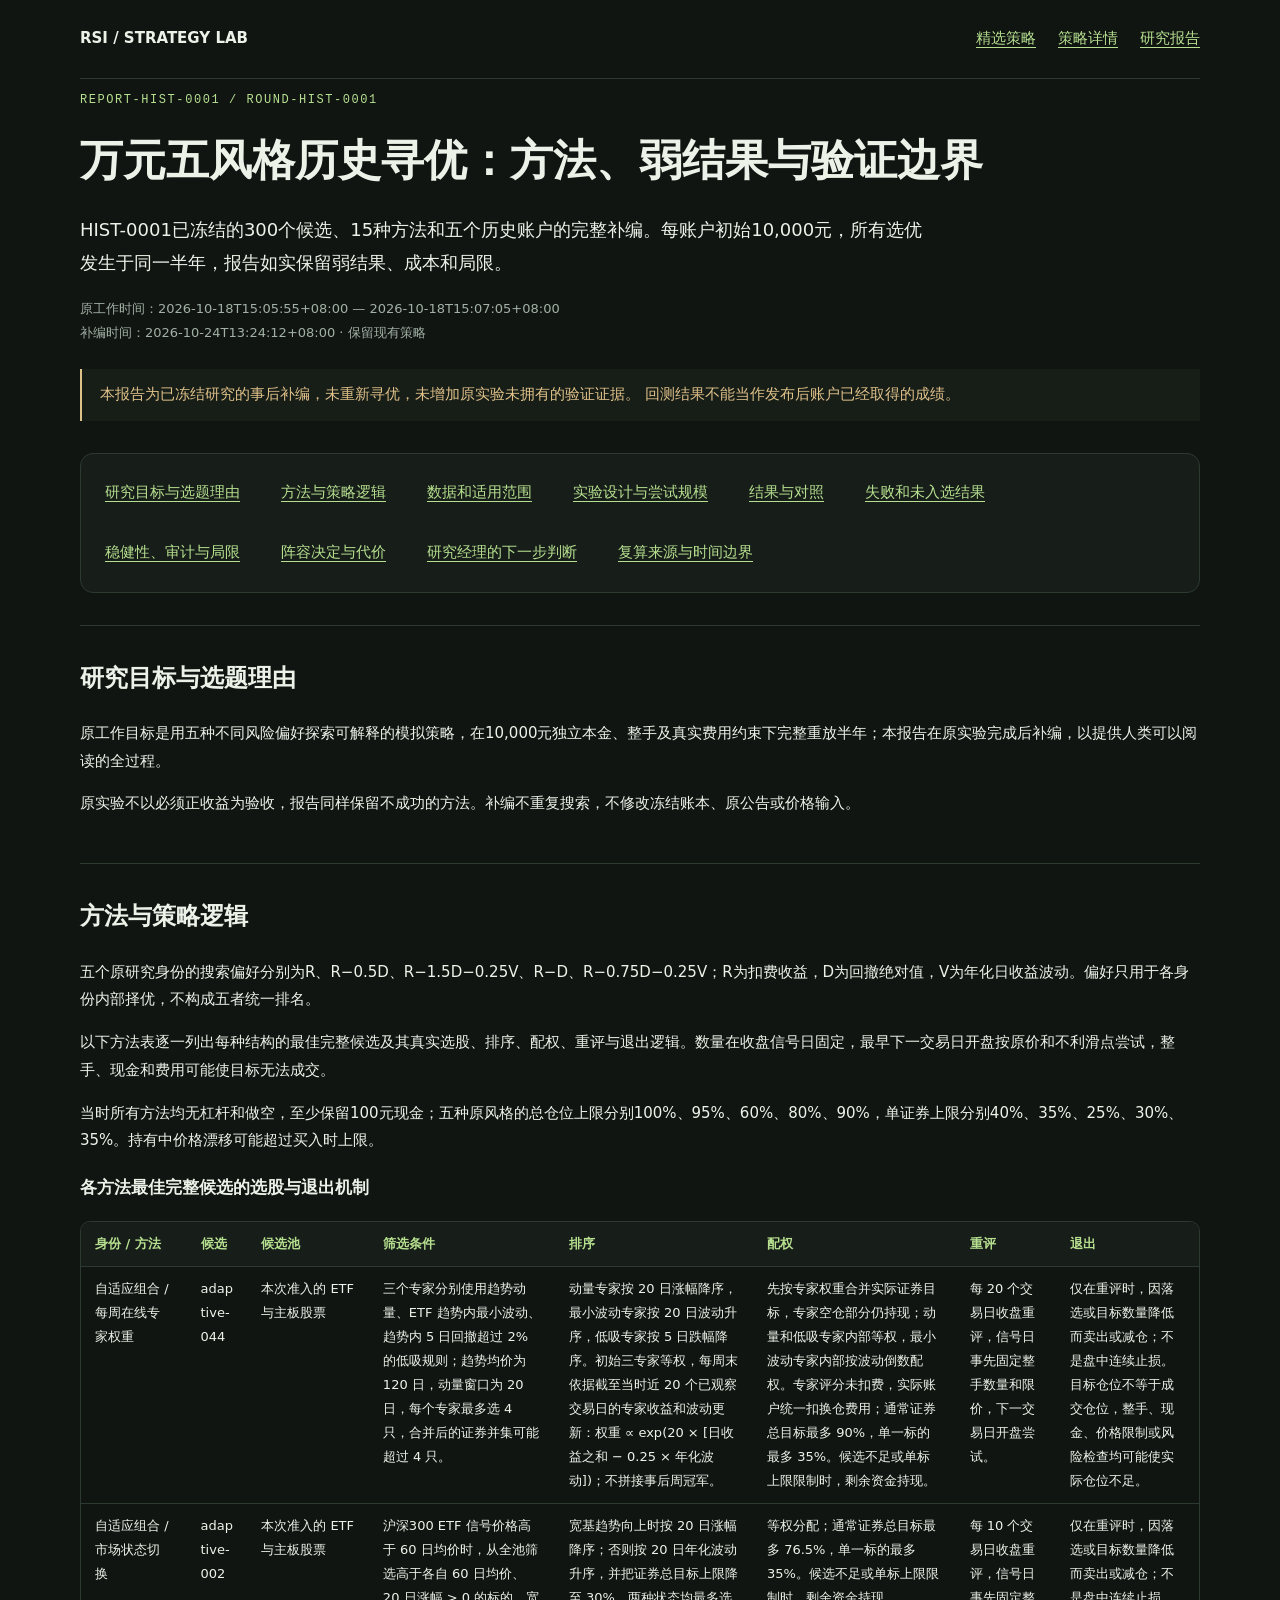
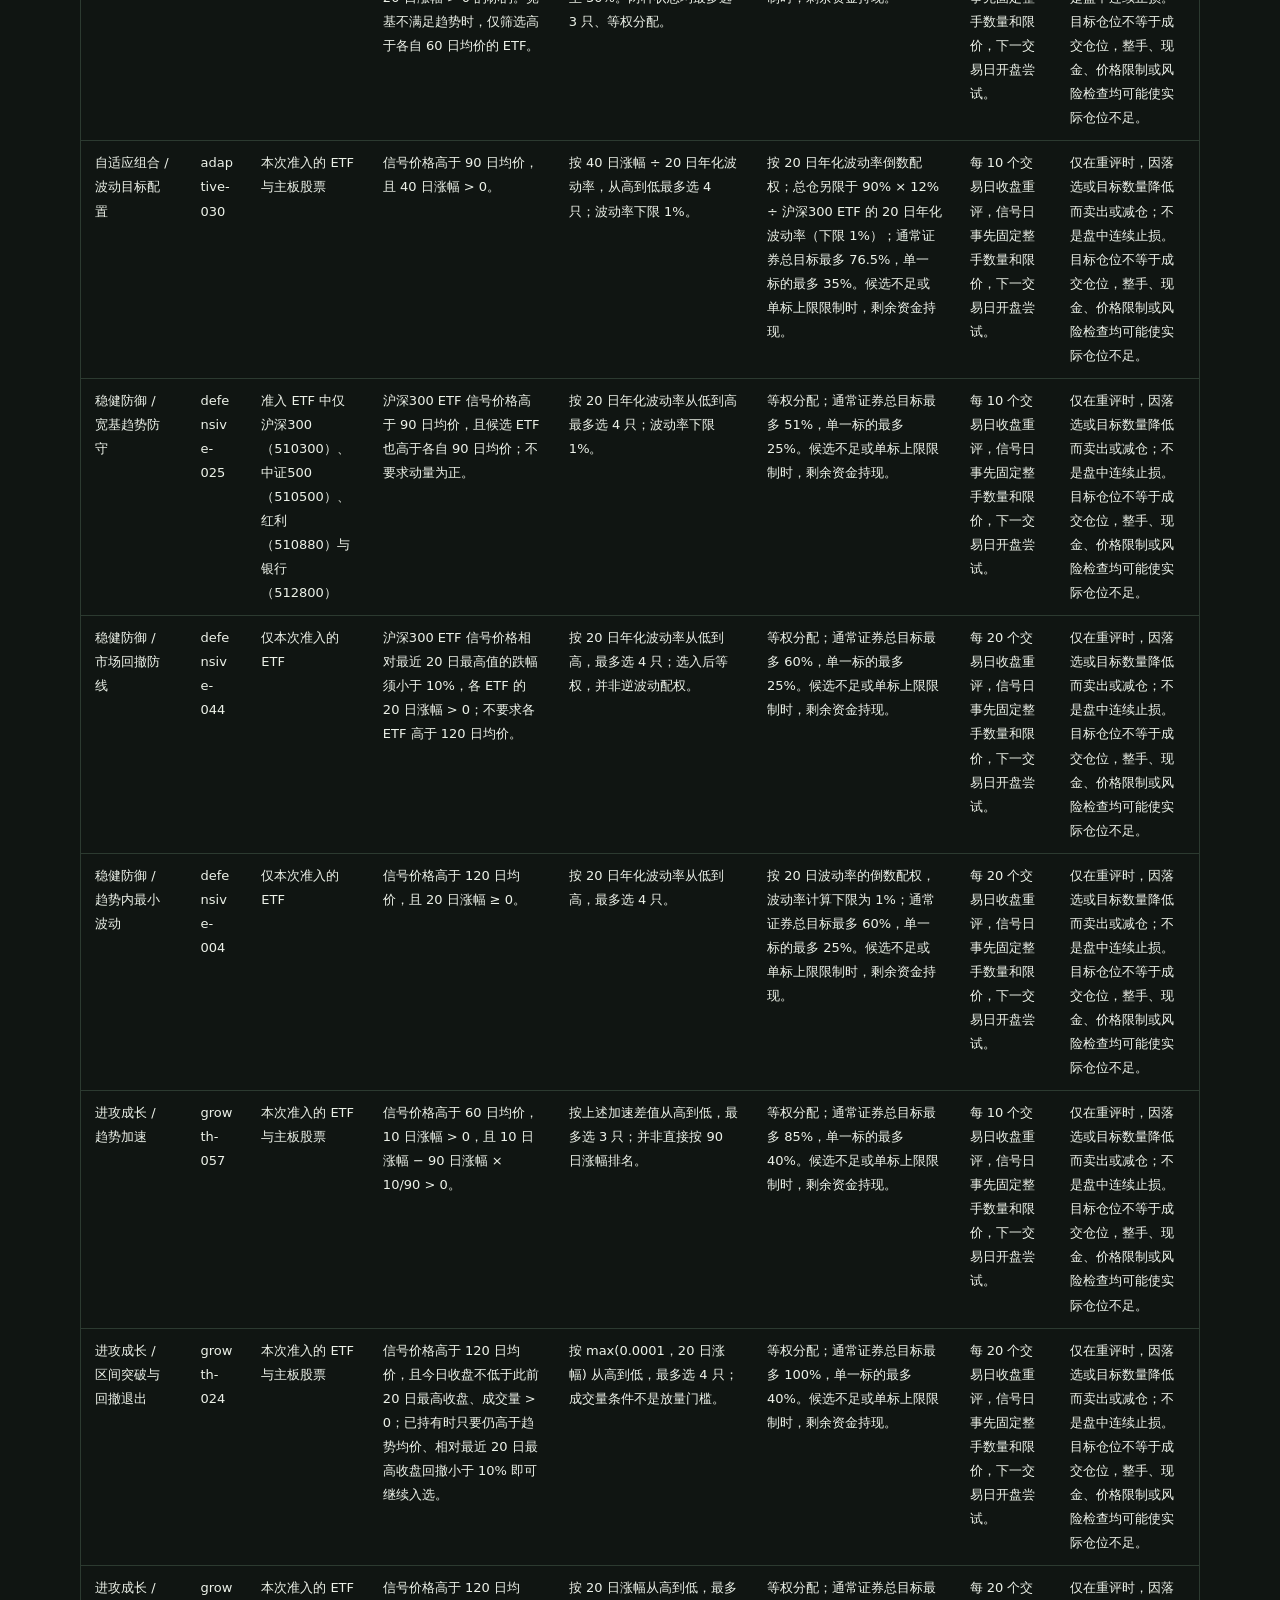
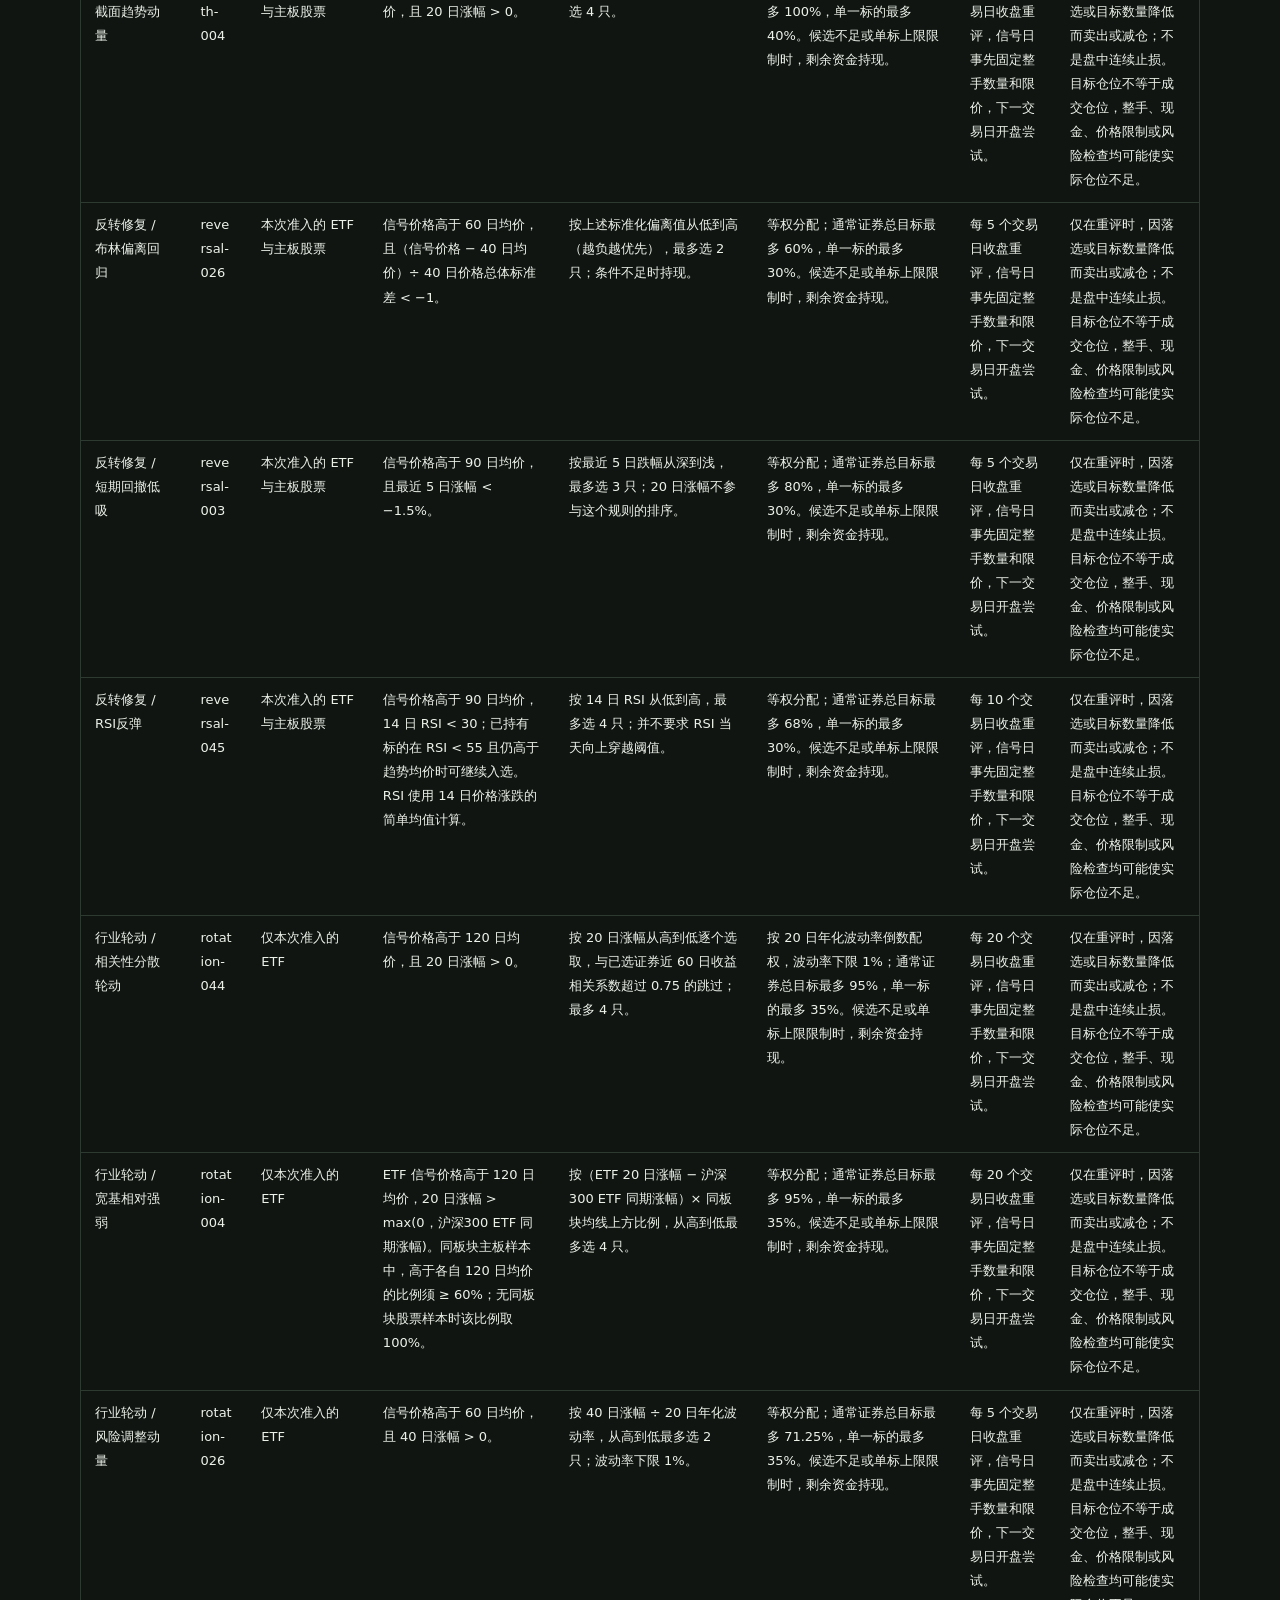
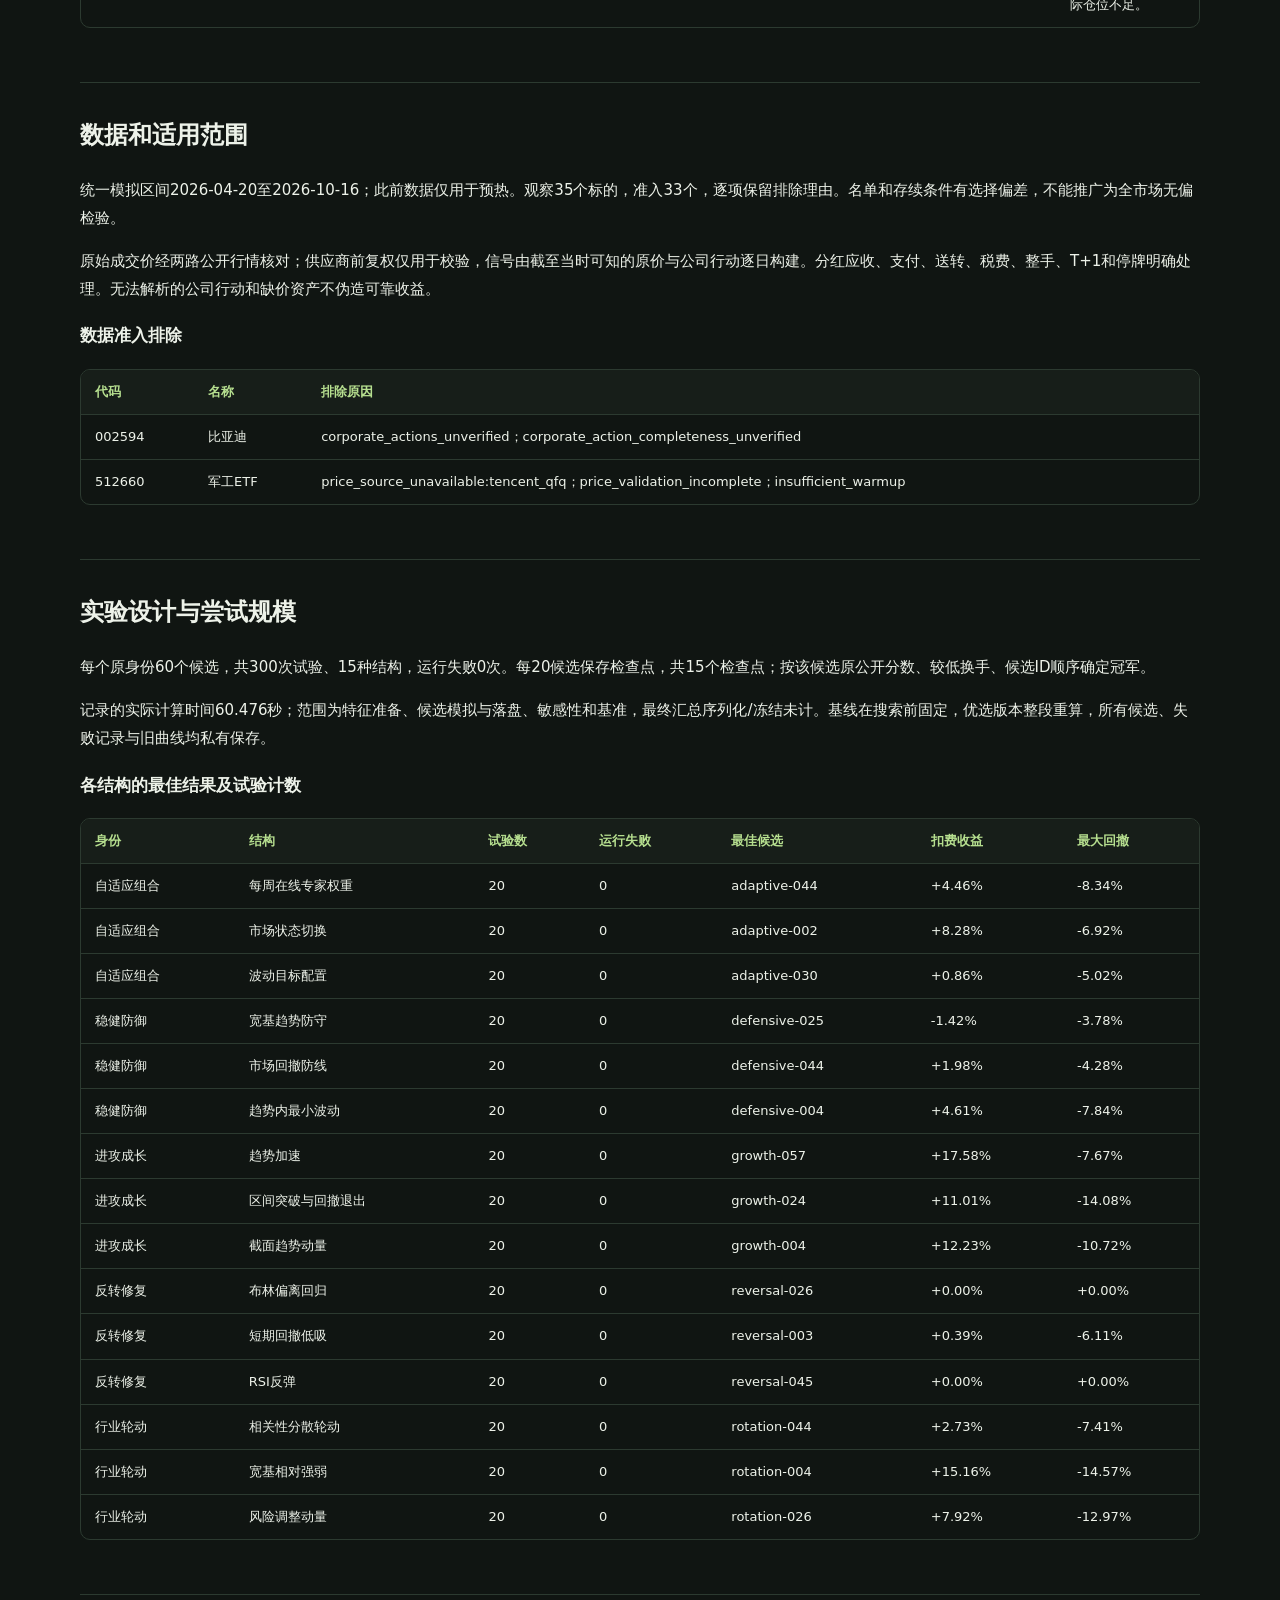
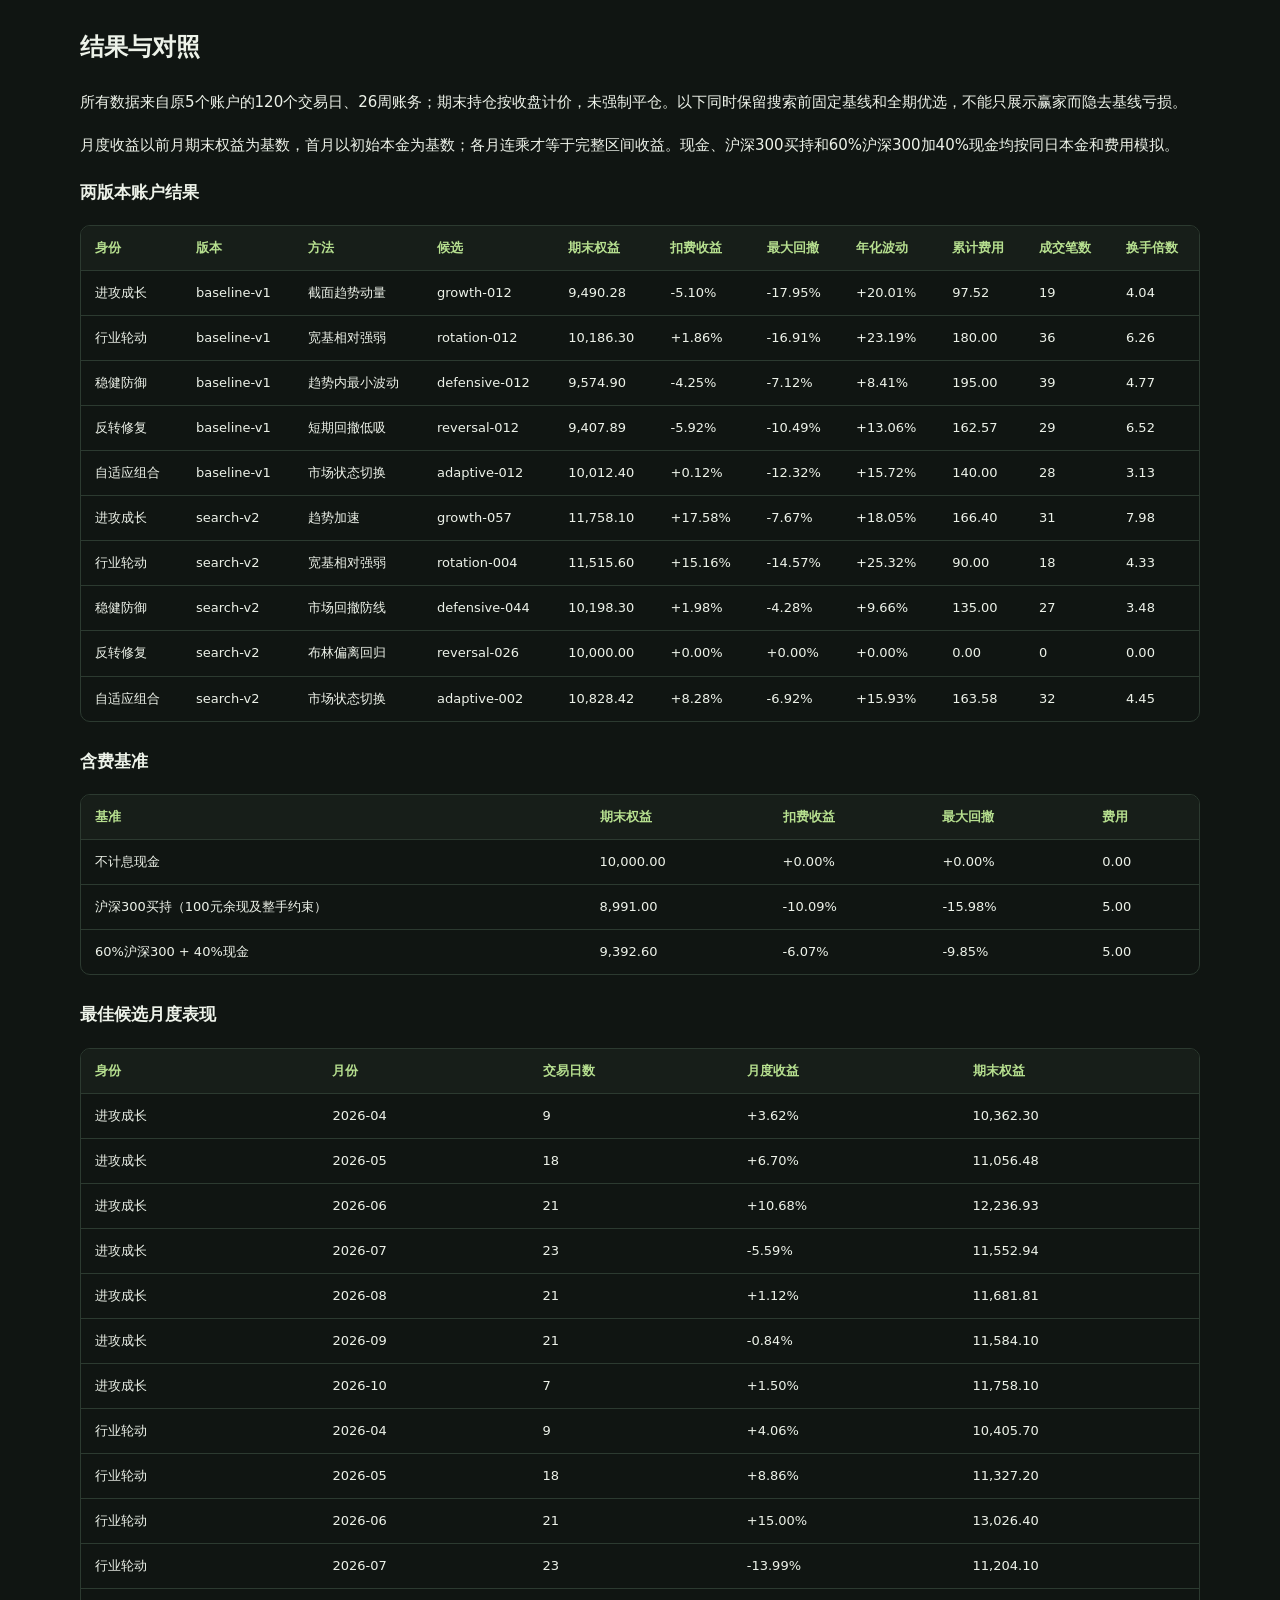
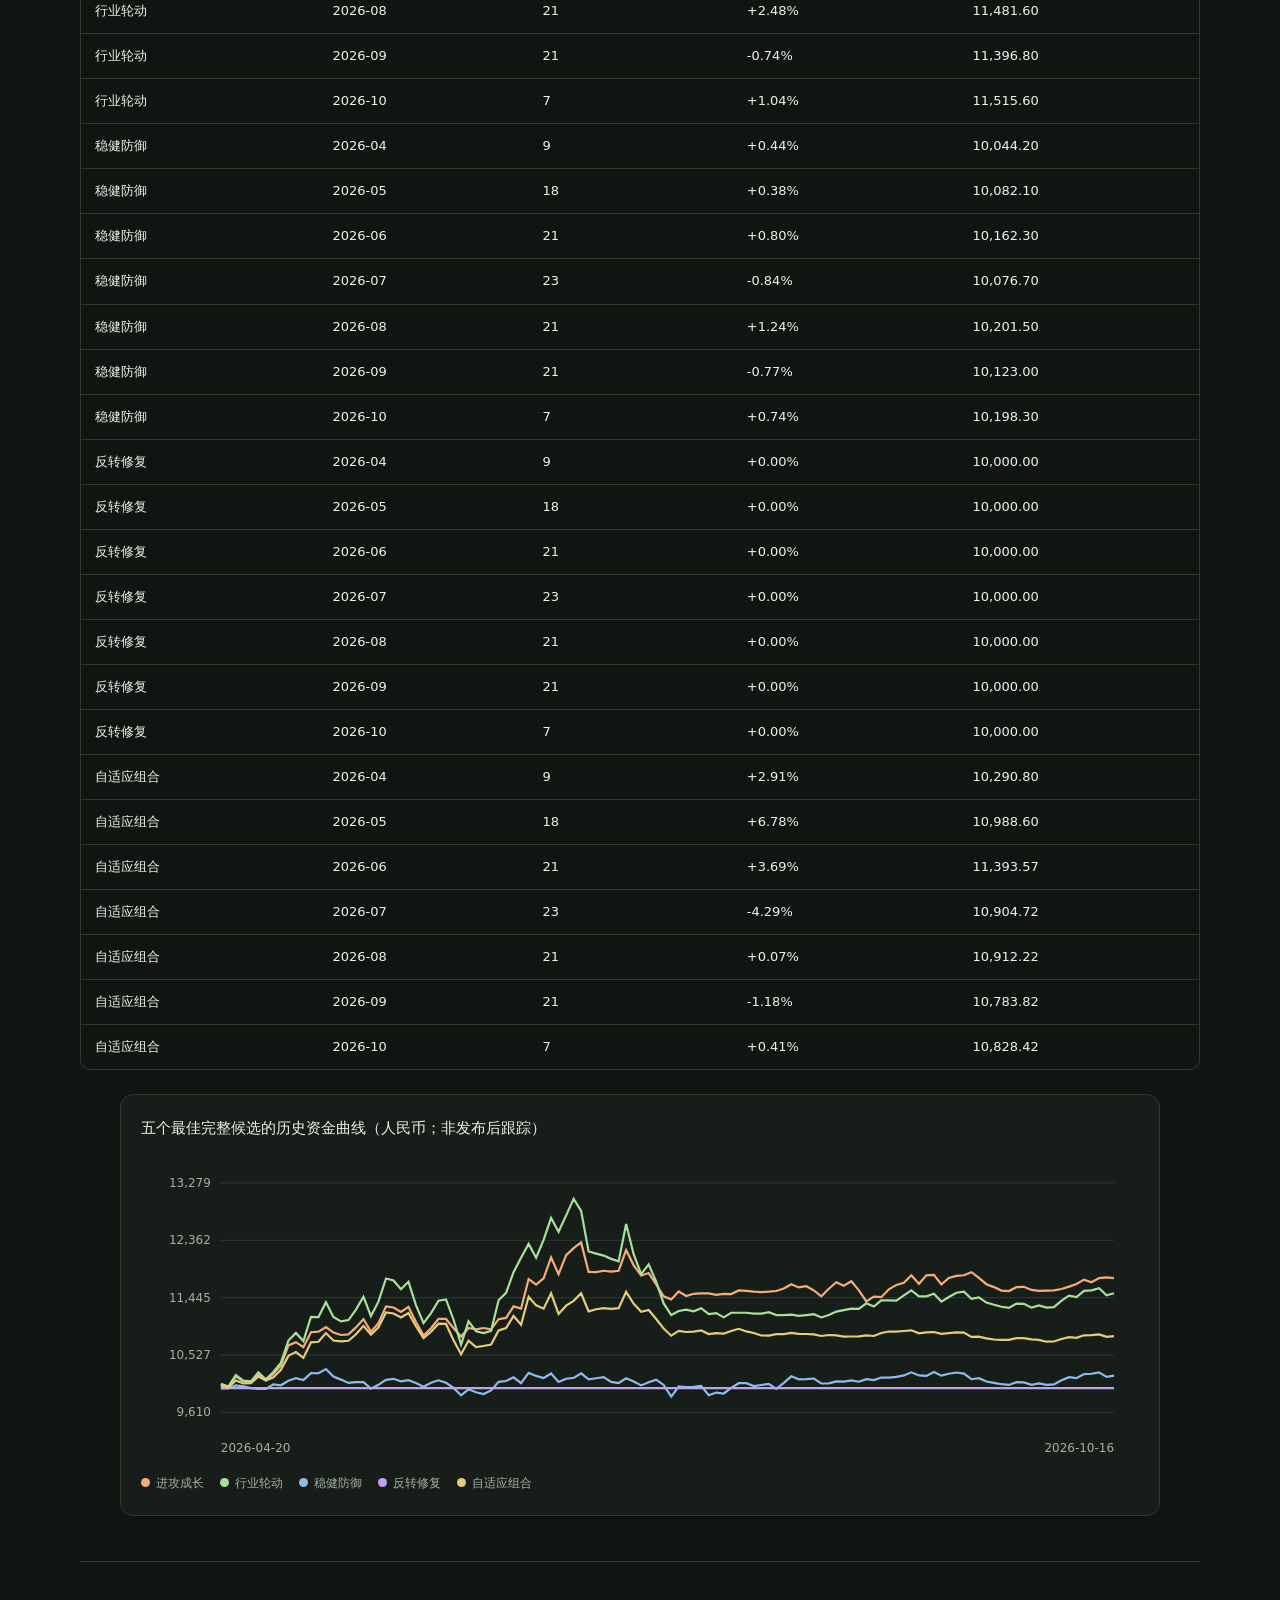
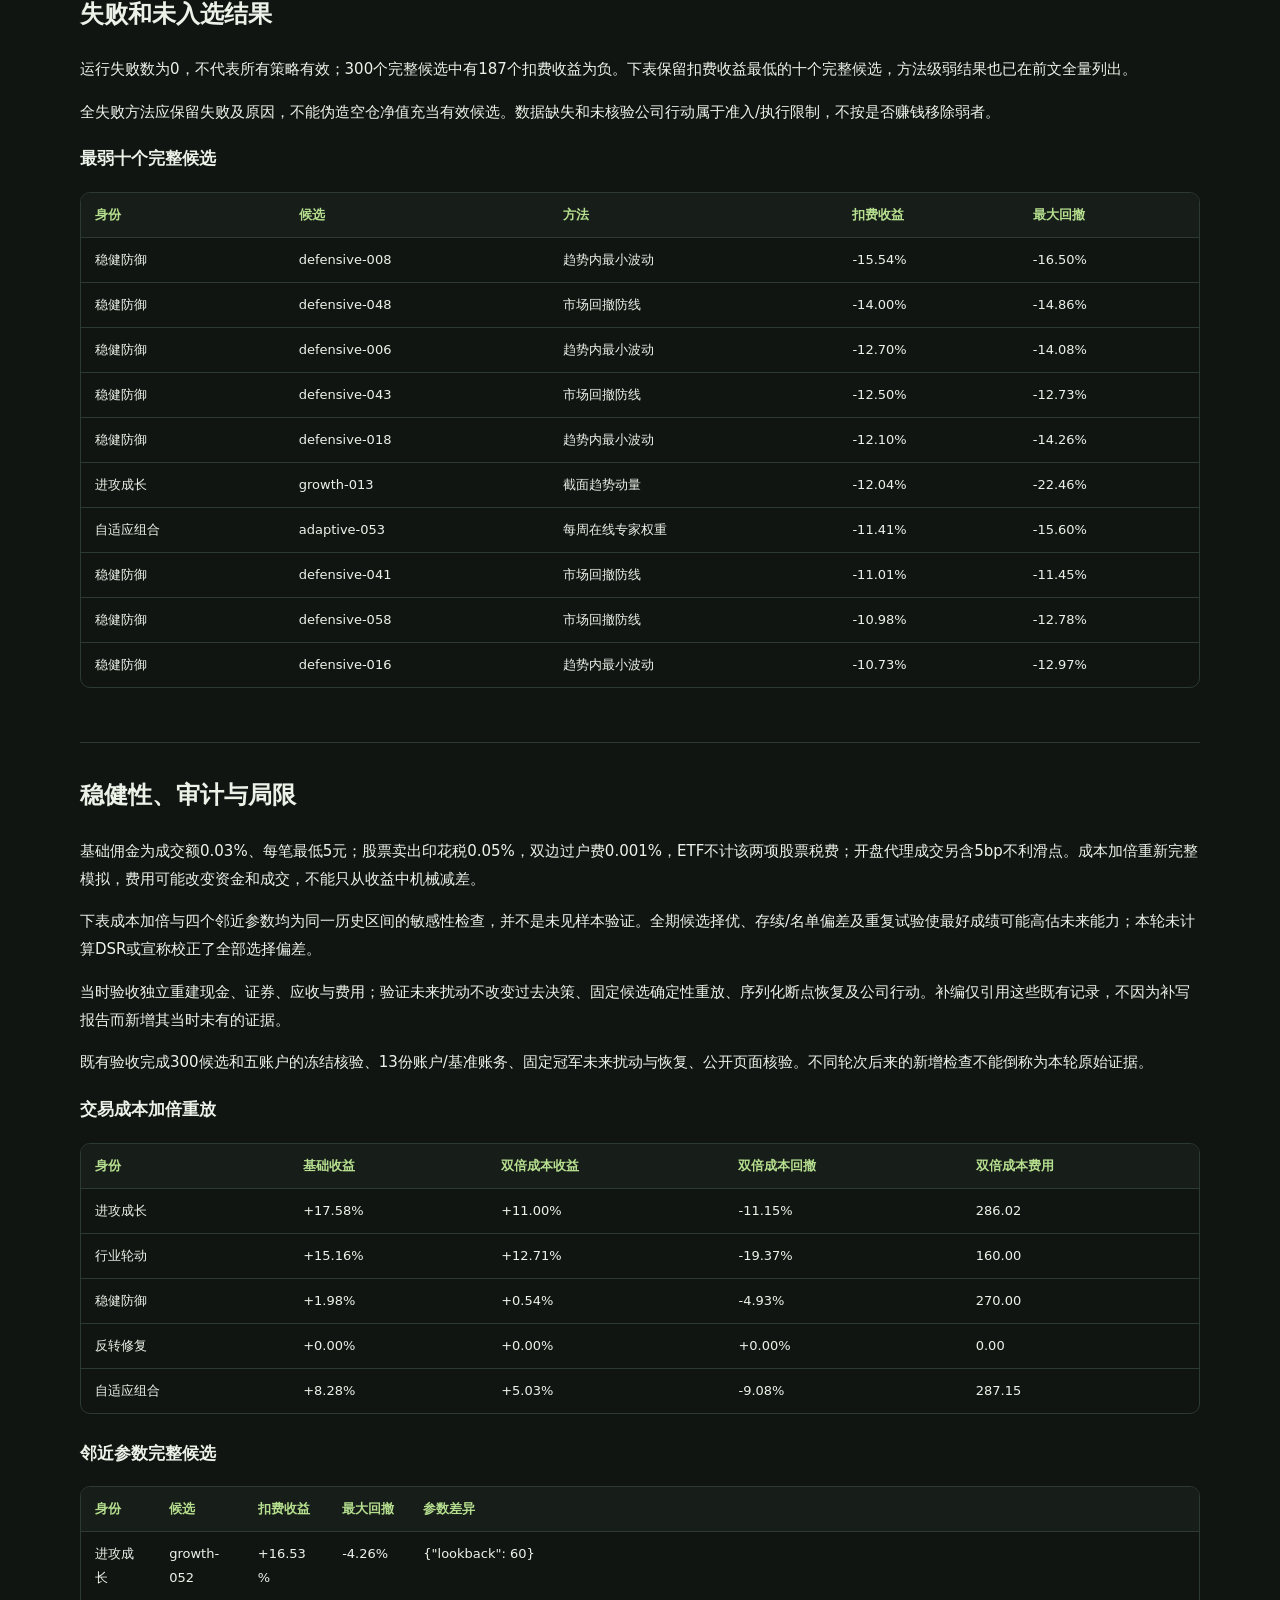
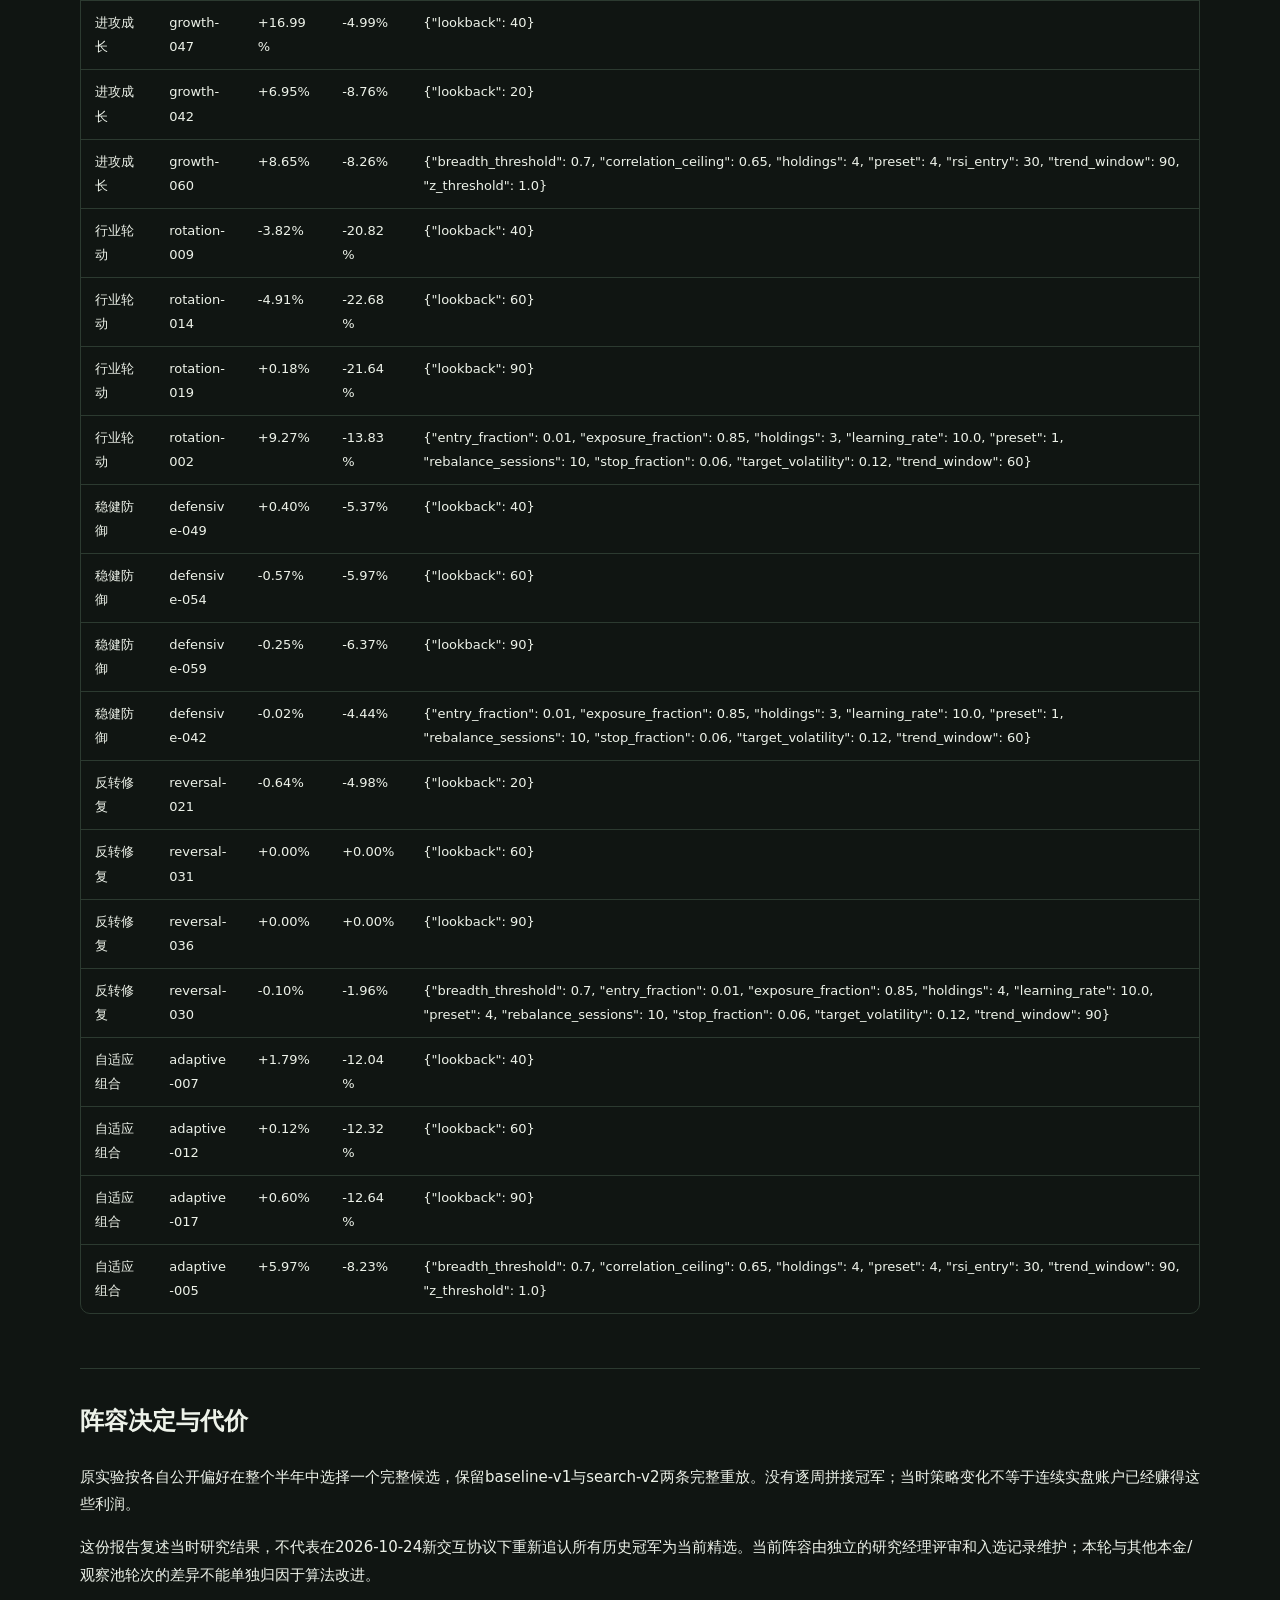
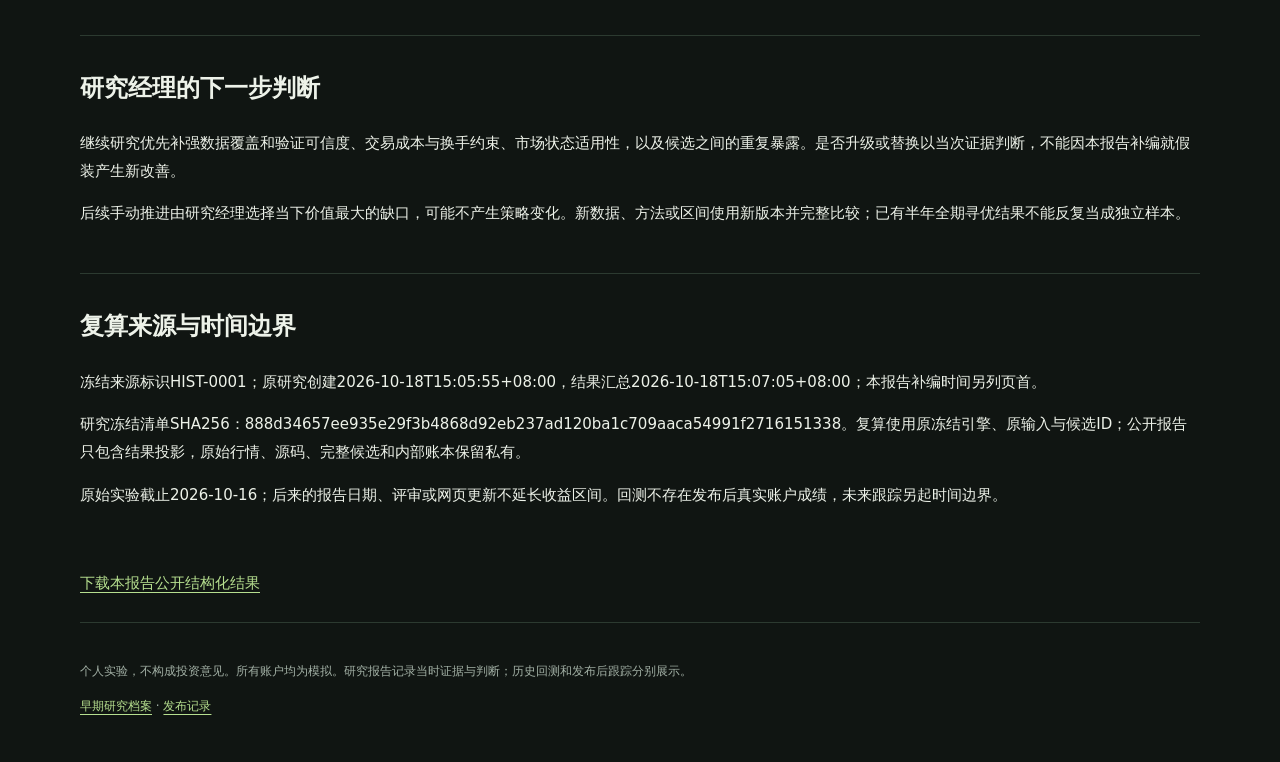
<file: research/reports/REPORT-HIST-0001.html>
<!doctype html><html lang="zh-CN"><head><meta charset="utf-8"><meta name="viewport" content="width=device-width,initial-scale=1"><title>万元五风格历史寻优：方法、弱结果与验证边界 · RSI Research</title><style>
:root{color-scheme:dark;--bg:#101512;--panel:#171e19;--text:#edf2e9;--muted:#a2b0a5;--line:#2c3a30;--accent:#b6df8f}
*{box-sizing:border-box}body{margin:0;background:var(--bg);color:var(--text);font:15px/1.85 system-ui,"Microsoft YaHei",sans-serif}a{color:var(--accent);text-underline-offset:4px}header,main,footer{width:min(1120px,calc(100% - 40px));margin:auto}header{padding:25px 0;border-bottom:1px solid var(--line);display:flex;justify-content:space-between;gap:20px;flex-wrap:wrap}nav{display:flex;gap:22px;flex-wrap:wrap}h1{font-size:clamp(28px,5vw,43px);line-height:1.3;margin:24px 0}h2{font-size:24px;margin:0 0 20px}h3{font-size:17px}.eyebrow{color:var(--accent);font:12px/1.5 monospace;letter-spacing:.13em}.meta,.muted{color:var(--muted);font-size:13px}.summary{font-size:18px;max-width:850px}.disclosure{border-left:2px solid #dfc18a;padding:12px 18px;margin:24px 0;color:#dfc18a;background:#171d17}.section{border-top:1px solid var(--line);padding:30px 0;overflow-wrap:anywhere}.toc{background:var(--panel);border:1px solid var(--line);border-radius:13px;padding:20px 24px;margin:32px 0}.toc a{display:inline-block;margin:5px 19px 5px 0}.table-wrap{overflow-x:auto;max-width:100%;border:1px solid var(--line);border-radius:10px;margin:16px 0 24px}table{border-collapse:collapse;width:100%;min-width:600px;font-size:13px}th,td{text-align:left;padding:10px 14px;border-bottom:1px solid var(--line);vertical-align:top}th{color:var(--accent);background:var(--panel);white-space:nowrap}tr:last-child td{border:0}.plot{border:1px solid var(--line);border-radius:13px;padding:20px;background:var(--panel)}svg{width:100%;height:auto;display:block}.legend{font-size:12px;color:var(--muted);display:flex;gap:16px;flex-wrap:wrap}.legend span:before{content:"";width:9px;height:9px;display:inline-block;border-radius:50%;background:var(--color);margin-right:6px}.report-list{display:grid;gap:20px}.report-card{border:1px solid var(--line);border-radius:12px;padding:22px;background:var(--panel)}.report-card h2{font-size:22px}.pill{font-size:12px;color:#dfc18a}footer{border-top:1px solid var(--line);padding:25px 0 45px;color:var(--muted);font-size:12px;margin-top:25px}@media(max-width:600px){header,main,footer{width:calc(100% - 32px)}header{font-size:13px}nav{gap:15px}.summary{font-size:16px}.section{padding:24px 0}.toc{padding:16px}.plot{padding:12px}h2{font-size:21px}}
</style></head><body><header><strong>RSI / STRATEGY LAB</strong><nav><a href="../../index.html">精选策略</a><a href="../../report.html">策略详情</a><a href="index.html">研究报告</a></nav></header><main><p class="eyebrow">REPORT-HIST-0001 / ROUND-HIST-0001</p><h1>万元五风格历史寻优：方法、弱结果与验证边界</h1><p class="summary">HIST-0001已冻结的300个候选、15种方法和五个历史账户的完整补编。每账户初始10,000元，所有选优发生于同一半年，报告如实保留弱结果、成本和局限。</p><p class="meta">原工作时间：2026-10-18T15:05:55+08:00 — 2026-10-18T15:07:05+08:00<br>补编时间：2026-10-24T13:24:12+08:00 · 保留现有策略</p><div class="disclosure">本报告为已冻结研究的事后补编，未重新寻优，未增加原实验未拥有的验证证据。 回测结果不能当作发布后账户已经取得的成绩。</div><nav class="toc" aria-label="报告目录"><a href="#objective">研究目标与选题理由</a><a href="#method">方法与策略逻辑</a><a href="#data">数据和适用范围</a><a href="#experiment">实验设计与尝试规模</a><a href="#results">结果与对照</a><a href="#failures">失败和未入选结果</a><a href="#robustness">稳健性、审计与局限</a><a href="#decision">阵容决定与代价</a><a href="#next_steps">研究经理的下一步判断</a><a href="#reproduction">复算来源与时间边界</a></nav><section class="section" id="objective"><h2>研究目标与选题理由</h2><p>原工作目标是用五种不同风险偏好探索可解释的模拟策略，在10,000元独立本金、整手及真实费用约束下完整重放半年；本报告在原实验完成后补编，以提供人类可以阅读的全过程。</p><p>原实验不以必须正收益为验收，报告同样保留不成功的方法。补编不重复搜索，不修改冻结账本、原公告或价格输入。</p></section><section class="section" id="method"><h2>方法与策略逻辑</h2><p>五个原研究身份的搜索偏好分别为R、R−0.5D、R−1.5D−0.25V、R−D、R−0.75D−0.25V；R为扣费收益，D为回撤绝对值，V为年化日收益波动。偏好只用于各身份内部择优，不构成五者统一排名。</p><p>以下方法表逐一列出每种结构的最佳完整候选及其真实选股、排序、配权、重评与退出逻辑。数量在收盘信号日固定，最早下一交易日开盘按原价和不利滑点尝试，整手、现金和费用可能使目标无法成交。</p><p>当时所有方法均无杠杆和做空，至少保留100元现金；五种原风格的总仓位上限分别100%、95%、60%、80%、90%，单证券上限分别40%、35%、25%、30%、35%。持有中价格漂移可能超过买入时上限。</p><h3>各方法最佳完整候选的选股与退出机制</h3><div class="table-wrap"><table><thead><tr><th>身份 / 方法</th><th>候选</th><th>候选池</th><th>筛选条件</th><th>排序</th><th>配权</th><th>重评</th><th>退出</th></tr></thead><tbody><tr><td>自适应组合 / 每周在线专家权重</td><td>adaptive-044</td><td>本次准入的 ETF 与主板股票</td><td>三个专家分别使用趋势动量、ETF 趋势内最小波动、趋势内 5 日回撤超过 2% 的低吸规则；趋势均价为 120 日，动量窗口为 20 日，每个专家最多选 4 只，合并后的证券并集可能超过 4 只。</td><td>动量专家按 20 日涨幅降序，最小波动专家按 20 日波动升序，低吸专家按 5 日跌幅降序。初始三专家等权，每周末依据截至当时近 20 个已观察交易日的专家收益和波动更新：权重 ∝ exp(20 × [日收益之和 − 0.25 × 年化波动])；不拼接事后周冠军。</td><td>先按专家权重合并实际证券目标，专家空仓部分仍持现；动量和低吸专家内部等权，最小波动专家内部按波动倒数配权。专家评分未扣费，实际账户统一扣换仓费用；通常证券总目标最多 90%，单一标的最多 35%。候选不足或单标上限限制时，剩余资金持现。</td><td>每 20 个交易日收盘重评，信号日事先固定整手数量和限价，下一交易日开盘尝试。</td><td>仅在重评时，因落选或目标数量降低而卖出或减仓；不是盘中连续止损。目标仓位不等于成交仓位，整手、现金、价格限制或风险检查均可能使实际仓位不足。</td></tr><tr><td>自适应组合 / 市场状态切换</td><td>adaptive-002</td><td>本次准入的 ETF 与主板股票</td><td>沪深300 ETF 信号价格高于 60 日均价时，从全池筛选高于各自 60 日均价、20 日涨幅 &gt; 0 的标的。宽基不满足趋势时，仅筛选高于各自 60 日均价的 ETF。</td><td>宽基趋势向上时按 20 日涨幅降序；否则按 20 日年化波动升序，并把证券总目标上限降至 30%。两种状态均最多选 3 只、等权分配。</td><td>等权分配；通常证券总目标最多 76.5%，单一标的最多 35%。候选不足或单标上限限制时，剩余资金持现。</td><td>每 10 个交易日收盘重评，信号日事先固定整手数量和限价，下一交易日开盘尝试。</td><td>仅在重评时，因落选或目标数量降低而卖出或减仓；不是盘中连续止损。目标仓位不等于成交仓位，整手、现金、价格限制或风险检查均可能使实际仓位不足。</td></tr><tr><td>自适应组合 / 波动目标配置</td><td>adaptive-030</td><td>本次准入的 ETF 与主板股票</td><td>信号价格高于 90 日均价，且 40 日涨幅 &gt; 0。</td><td>按 40 日涨幅 ÷ 20 日年化波动率，从高到低最多选 4 只；波动率下限 1%。</td><td>按 20 日年化波动率倒数配权；总仓另限于 90% × 12% ÷ 沪深300 ETF 的 20 日年化波动率（下限 1%）；通常证券总目标最多 76.5%，单一标的最多 35%。候选不足或单标上限限制时，剩余资金持现。</td><td>每 10 个交易日收盘重评，信号日事先固定整手数量和限价，下一交易日开盘尝试。</td><td>仅在重评时，因落选或目标数量降低而卖出或减仓；不是盘中连续止损。目标仓位不等于成交仓位，整手、现金、价格限制或风险检查均可能使实际仓位不足。</td></tr><tr><td>稳健防御 / 宽基趋势防守</td><td>defensive-025</td><td>准入 ETF 中仅沪深300（510300）、中证500（510500）、红利（510880）与银行（512800）</td><td>沪深300 ETF 信号价格高于 90 日均价，且候选 ETF 也高于各自 90 日均价；不要求动量为正。</td><td>按 20 日年化波动率从低到高最多选 4 只；波动率下限 1%。</td><td>等权分配；通常证券总目标最多 51%，单一标的最多 25%。候选不足或单标上限限制时，剩余资金持现。</td><td>每 10 个交易日收盘重评，信号日事先固定整手数量和限价，下一交易日开盘尝试。</td><td>仅在重评时，因落选或目标数量降低而卖出或减仓；不是盘中连续止损。目标仓位不等于成交仓位，整手、现金、价格限制或风险检查均可能使实际仓位不足。</td></tr><tr><td>稳健防御 / 市场回撤防线</td><td>defensive-044</td><td>仅本次准入的 ETF</td><td>沪深300 ETF 信号价格相对最近 20 日最高值的跌幅须小于 10%，各 ETF 的 20 日涨幅 &gt; 0；不要求各 ETF 高于 120 日均价。</td><td>按 20 日年化波动率从低到高，最多选 4 只；选入后等权，并非逆波动配权。</td><td>等权分配；通常证券总目标最多 60%，单一标的最多 25%。候选不足或单标上限限制时，剩余资金持现。</td><td>每 20 个交易日收盘重评，信号日事先固定整手数量和限价，下一交易日开盘尝试。</td><td>仅在重评时，因落选或目标数量降低而卖出或减仓；不是盘中连续止损。目标仓位不等于成交仓位，整手、现金、价格限制或风险检查均可能使实际仓位不足。</td></tr><tr><td>稳健防御 / 趋势内最小波动</td><td>defensive-004</td><td>仅本次准入的 ETF</td><td>信号价格高于 120 日均价，且 20 日涨幅 ≥ 0。</td><td>按 20 日年化波动率从低到高，最多选 4 只。</td><td>按 20 日波动率的倒数配权，波动率计算下限为 1%；通常证券总目标最多 60%，单一标的最多 25%。候选不足或单标上限限制时，剩余资金持现。</td><td>每 20 个交易日收盘重评，信号日事先固定整手数量和限价，下一交易日开盘尝试。</td><td>仅在重评时，因落选或目标数量降低而卖出或减仓；不是盘中连续止损。目标仓位不等于成交仓位，整手、现金、价格限制或风险检查均可能使实际仓位不足。</td></tr><tr><td>进攻成长 / 趋势加速</td><td>growth-057</td><td>本次准入的 ETF 与主板股票</td><td>信号价格高于 60 日均价，10 日涨幅 &gt; 0，且 10 日涨幅 − 90 日涨幅 × 10/90 &gt; 0。</td><td>按上述加速差值从高到低，最多选 3 只；并非直接按 90 日涨幅排名。</td><td>等权分配；通常证券总目标最多 85%，单一标的最多 40%。候选不足或单标上限限制时，剩余资金持现。</td><td>每 10 个交易日收盘重评，信号日事先固定整手数量和限价，下一交易日开盘尝试。</td><td>仅在重评时，因落选或目标数量降低而卖出或减仓；不是盘中连续止损。目标仓位不等于成交仓位，整手、现金、价格限制或风险检查均可能使实际仓位不足。</td></tr><tr><td>进攻成长 / 区间突破与回撤退出</td><td>growth-024</td><td>本次准入的 ETF 与主板股票</td><td>信号价格高于 120 日均价，且今日收盘不低于此前 20 日最高收盘、成交量 &gt; 0；已持有时只要仍高于趋势均价、相对最近 20 日最高收盘回撤小于 10% 即可继续入选。</td><td>按 max(0.0001，20 日涨幅) 从高到低，最多选 4 只；成交量条件不是放量门槛。</td><td>等权分配；通常证券总目标最多 100%，单一标的最多 40%。候选不足或单标上限限制时，剩余资金持现。</td><td>每 20 个交易日收盘重评，信号日事先固定整手数量和限价，下一交易日开盘尝试。</td><td>仅在重评时，因落选或目标数量降低而卖出或减仓；不是盘中连续止损。目标仓位不等于成交仓位，整手、现金、价格限制或风险检查均可能使实际仓位不足。</td></tr><tr><td>进攻成长 / 截面趋势动量</td><td>growth-004</td><td>本次准入的 ETF 与主板股票</td><td>信号价格高于 120 日均价，且 20 日涨幅 &gt; 0。</td><td>按 20 日涨幅从高到低，最多选 4 只。</td><td>等权分配；通常证券总目标最多 100%，单一标的最多 40%。候选不足或单标上限限制时，剩余资金持现。</td><td>每 20 个交易日收盘重评，信号日事先固定整手数量和限价，下一交易日开盘尝试。</td><td>仅在重评时，因落选或目标数量降低而卖出或减仓；不是盘中连续止损。目标仓位不等于成交仓位，整手、现金、价格限制或风险检查均可能使实际仓位不足。</td></tr><tr><td>反转修复 / 布林偏离回归</td><td>reversal-026</td><td>本次准入的 ETF 与主板股票</td><td>信号价格高于 60 日均价，且（信号价格 − 40 日均价）÷ 40 日价格总体标准差 &lt; −1。</td><td>按上述标准化偏离值从低到高（越负越优先），最多选 2 只；条件不足时持现。</td><td>等权分配；通常证券总目标最多 60%，单一标的最多 30%。候选不足或单标上限限制时，剩余资金持现。</td><td>每 5 个交易日收盘重评，信号日事先固定整手数量和限价，下一交易日开盘尝试。</td><td>仅在重评时，因落选或目标数量降低而卖出或减仓；不是盘中连续止损。目标仓位不等于成交仓位，整手、现金、价格限制或风险检查均可能使实际仓位不足。</td></tr><tr><td>反转修复 / 短期回撤低吸</td><td>reversal-003</td><td>本次准入的 ETF 与主板股票</td><td>信号价格高于 90 日均价，且最近 5 日涨幅 &lt; −1.5%。</td><td>按最近 5 日跌幅从深到浅，最多选 3 只；20 日涨幅不参与这个规则的排序。</td><td>等权分配；通常证券总目标最多 80%，单一标的最多 30%。候选不足或单标上限限制时，剩余资金持现。</td><td>每 5 个交易日收盘重评，信号日事先固定整手数量和限价，下一交易日开盘尝试。</td><td>仅在重评时，因落选或目标数量降低而卖出或减仓；不是盘中连续止损。目标仓位不等于成交仓位，整手、现金、价格限制或风险检查均可能使实际仓位不足。</td></tr><tr><td>反转修复 / RSI反弹</td><td>reversal-045</td><td>本次准入的 ETF 与主板股票</td><td>信号价格高于 90 日均价，14 日 RSI &lt; 30；已持有标的在 RSI &lt; 55 且仍高于趋势均价时可继续入选。RSI 使用 14 日价格涨跌的简单均值计算。</td><td>按 14 日 RSI 从低到高，最多选 4 只；并不要求 RSI 当天向上穿越阈值。</td><td>等权分配；通常证券总目标最多 68%，单一标的最多 30%。候选不足或单标上限限制时，剩余资金持现。</td><td>每 10 个交易日收盘重评，信号日事先固定整手数量和限价，下一交易日开盘尝试。</td><td>仅在重评时，因落选或目标数量降低而卖出或减仓；不是盘中连续止损。目标仓位不等于成交仓位，整手、现金、价格限制或风险检查均可能使实际仓位不足。</td></tr><tr><td>行业轮动 / 相关性分散轮动</td><td>rotation-044</td><td>仅本次准入的 ETF</td><td>信号价格高于 120 日均价，且 20 日涨幅 &gt; 0。</td><td>按 20 日涨幅从高到低逐个选取，与已选证券近 60 日收益相关系数超过 0.75 的跳过；最多 4 只。</td><td>按 20 日年化波动率倒数配权，波动率下限 1%；通常证券总目标最多 95%，单一标的最多 35%。候选不足或单标上限限制时，剩余资金持现。</td><td>每 20 个交易日收盘重评，信号日事先固定整手数量和限价，下一交易日开盘尝试。</td><td>仅在重评时，因落选或目标数量降低而卖出或减仓；不是盘中连续止损。目标仓位不等于成交仓位，整手、现金、价格限制或风险检查均可能使实际仓位不足。</td></tr><tr><td>行业轮动 / 宽基相对强弱</td><td>rotation-004</td><td>仅本次准入的 ETF</td><td>ETF 信号价格高于 120 日均价，20 日涨幅 &gt; max(0，沪深300 ETF 同期涨幅)。同板块主板样本中，高于各自 120 日均价的比例须 ≥ 60%；无同板块股票样本时该比例取 100%。</td><td>按（ETF 20 日涨幅 − 沪深300 ETF 同期涨幅）× 同板块均线上方比例，从高到低最多选 4 只。</td><td>等权分配；通常证券总目标最多 95%，单一标的最多 35%。候选不足或单标上限限制时，剩余资金持现。</td><td>每 20 个交易日收盘重评，信号日事先固定整手数量和限价，下一交易日开盘尝试。</td><td>仅在重评时，因落选或目标数量降低而卖出或减仓；不是盘中连续止损。目标仓位不等于成交仓位，整手、现金、价格限制或风险检查均可能使实际仓位不足。</td></tr><tr><td>行业轮动 / 风险调整动量</td><td>rotation-026</td><td>仅本次准入的 ETF</td><td>信号价格高于 60 日均价，且 40 日涨幅 &gt; 0。</td><td>按 40 日涨幅 ÷ 20 日年化波动率，从高到低最多选 2 只；波动率下限 1%。</td><td>等权分配；通常证券总目标最多 71.25%，单一标的最多 35%。候选不足或单标上限限制时，剩余资金持现。</td><td>每 5 个交易日收盘重评，信号日事先固定整手数量和限价，下一交易日开盘尝试。</td><td>仅在重评时，因落选或目标数量降低而卖出或减仓；不是盘中连续止损。目标仓位不等于成交仓位，整手、现金、价格限制或风险检查均可能使实际仓位不足。</td></tr></tbody></table></div></section><section class="section" id="data"><h2>数据和适用范围</h2><p>统一模拟区间2026-04-20至2026-10-16；此前数据仅用于预热。观察35个标的，准入33个，逐项保留排除理由。名单和存续条件有选择偏差，不能推广为全市场无偏检验。</p><p>原始成交价经两路公开行情核对；供应商前复权仅用于校验，信号由截至当时可知的原价与公司行动逐日构建。分红应收、支付、送转、税费、整手、T+1和停牌明确处理。无法解析的公司行动和缺价资产不伪造可靠收益。</p><h3>数据准入排除</h3><div class="table-wrap"><table><thead><tr><th>代码</th><th>名称</th><th>排除原因</th></tr></thead><tbody><tr><td>002594</td><td>比亚迪</td><td>corporate_actions_unverified；corporate_action_completeness_unverified</td></tr><tr><td>512660</td><td>军工ETF</td><td>price_source_unavailable:tencent_qfq；price_validation_incomplete；insufficient_warmup</td></tr></tbody></table></div></section><section class="section" id="experiment"><h2>实验设计与尝试规模</h2><p>每个原身份60个候选，共300次试验、15种结构，运行失败0次。每20候选保存检查点，共15个检查点；按该候选原公开分数、较低换手、候选ID顺序确定冠军。</p><p>记录的实际计算时间60.476秒；范围为特征准备、候选模拟与落盘、敏感性和基准，最终汇总序列化/冻结未计。基线在搜索前固定，优选版本整段重算，所有候选、失败记录与旧曲线均私有保存。</p><h3>各结构的最佳结果及试验计数</h3><div class="table-wrap"><table><thead><tr><th>身份</th><th>结构</th><th>试验数</th><th>运行失败</th><th>最佳候选</th><th>扣费收益</th><th>最大回撤</th></tr></thead><tbody><tr><td>自适应组合</td><td>每周在线专家权重</td><td>20</td><td>0</td><td>adaptive-044</td><td>+4.46%</td><td>-8.34%</td></tr><tr><td>自适应组合</td><td>市场状态切换</td><td>20</td><td>0</td><td>adaptive-002</td><td>+8.28%</td><td>-6.92%</td></tr><tr><td>自适应组合</td><td>波动目标配置</td><td>20</td><td>0</td><td>adaptive-030</td><td>+0.86%</td><td>-5.02%</td></tr><tr><td>稳健防御</td><td>宽基趋势防守</td><td>20</td><td>0</td><td>defensive-025</td><td>-1.42%</td><td>-3.78%</td></tr><tr><td>稳健防御</td><td>市场回撤防线</td><td>20</td><td>0</td><td>defensive-044</td><td>+1.98%</td><td>-4.28%</td></tr><tr><td>稳健防御</td><td>趋势内最小波动</td><td>20</td><td>0</td><td>defensive-004</td><td>+4.61%</td><td>-7.84%</td></tr><tr><td>进攻成长</td><td>趋势加速</td><td>20</td><td>0</td><td>growth-057</td><td>+17.58%</td><td>-7.67%</td></tr><tr><td>进攻成长</td><td>区间突破与回撤退出</td><td>20</td><td>0</td><td>growth-024</td><td>+11.01%</td><td>-14.08%</td></tr><tr><td>进攻成长</td><td>截面趋势动量</td><td>20</td><td>0</td><td>growth-004</td><td>+12.23%</td><td>-10.72%</td></tr><tr><td>反转修复</td><td>布林偏离回归</td><td>20</td><td>0</td><td>reversal-026</td><td>+0.00%</td><td>+0.00%</td></tr><tr><td>反转修复</td><td>短期回撤低吸</td><td>20</td><td>0</td><td>reversal-003</td><td>+0.39%</td><td>-6.11%</td></tr><tr><td>反转修复</td><td>RSI反弹</td><td>20</td><td>0</td><td>reversal-045</td><td>+0.00%</td><td>+0.00%</td></tr><tr><td>行业轮动</td><td>相关性分散轮动</td><td>20</td><td>0</td><td>rotation-044</td><td>+2.73%</td><td>-7.41%</td></tr><tr><td>行业轮动</td><td>宽基相对强弱</td><td>20</td><td>0</td><td>rotation-004</td><td>+15.16%</td><td>-14.57%</td></tr><tr><td>行业轮动</td><td>风险调整动量</td><td>20</td><td>0</td><td>rotation-026</td><td>+7.92%</td><td>-12.97%</td></tr></tbody></table></div></section><section class="section" id="results"><h2>结果与对照</h2><p>所有数据来自原5个账户的120个交易日、26周账务；期末持仓按收盘计价，未强制平仓。以下同时保留搜索前固定基线和全期优选，不能只展示赢家而隐去基线亏损。</p><p>月度收益以前月期末权益为基数，首月以初始本金为基数；各月连乘才等于完整区间收益。现金、沪深300买持和60%沪深300加40%现金均按同日本金和费用模拟。</p><h3>两版本账户结果</h3><div class="table-wrap"><table><thead><tr><th>身份</th><th>版本</th><th>方法</th><th>候选</th><th>期末权益</th><th>扣费收益</th><th>最大回撤</th><th>年化波动</th><th>累计费用</th><th>成交笔数</th><th>换手倍数</th></tr></thead><tbody><tr><td>进攻成长</td><td>baseline-v1</td><td>截面趋势动量</td><td>growth-012</td><td>9,490.28</td><td>-5.10%</td><td>-17.95%</td><td>+20.01%</td><td>97.52</td><td>19</td><td>4.04</td></tr><tr><td>行业轮动</td><td>baseline-v1</td><td>宽基相对强弱</td><td>rotation-012</td><td>10,186.30</td><td>+1.86%</td><td>-16.91%</td><td>+23.19%</td><td>180.00</td><td>36</td><td>6.26</td></tr><tr><td>稳健防御</td><td>baseline-v1</td><td>趋势内最小波动</td><td>defensive-012</td><td>9,574.90</td><td>-4.25%</td><td>-7.12%</td><td>+8.41%</td><td>195.00</td><td>39</td><td>4.77</td></tr><tr><td>反转修复</td><td>baseline-v1</td><td>短期回撤低吸</td><td>reversal-012</td><td>9,407.89</td><td>-5.92%</td><td>-10.49%</td><td>+13.06%</td><td>162.57</td><td>29</td><td>6.52</td></tr><tr><td>自适应组合</td><td>baseline-v1</td><td>市场状态切换</td><td>adaptive-012</td><td>10,012.40</td><td>+0.12%</td><td>-12.32%</td><td>+15.72%</td><td>140.00</td><td>28</td><td>3.13</td></tr><tr><td>进攻成长</td><td>search-v2</td><td>趋势加速</td><td>growth-057</td><td>11,758.10</td><td>+17.58%</td><td>-7.67%</td><td>+18.05%</td><td>166.40</td><td>31</td><td>7.98</td></tr><tr><td>行业轮动</td><td>search-v2</td><td>宽基相对强弱</td><td>rotation-004</td><td>11,515.60</td><td>+15.16%</td><td>-14.57%</td><td>+25.32%</td><td>90.00</td><td>18</td><td>4.33</td></tr><tr><td>稳健防御</td><td>search-v2</td><td>市场回撤防线</td><td>defensive-044</td><td>10,198.30</td><td>+1.98%</td><td>-4.28%</td><td>+9.66%</td><td>135.00</td><td>27</td><td>3.48</td></tr><tr><td>反转修复</td><td>search-v2</td><td>布林偏离回归</td><td>reversal-026</td><td>10,000.00</td><td>+0.00%</td><td>+0.00%</td><td>+0.00%</td><td>0.00</td><td>0</td><td>0.00</td></tr><tr><td>自适应组合</td><td>search-v2</td><td>市场状态切换</td><td>adaptive-002</td><td>10,828.42</td><td>+8.28%</td><td>-6.92%</td><td>+15.93%</td><td>163.58</td><td>32</td><td>4.45</td></tr></tbody></table></div><h3>含费基准</h3><div class="table-wrap"><table><thead><tr><th>基准</th><th>期末权益</th><th>扣费收益</th><th>最大回撤</th><th>费用</th></tr></thead><tbody><tr><td>不计息现金</td><td>10,000.00</td><td>+0.00%</td><td>+0.00%</td><td>0.00</td></tr><tr><td>沪深300买持（100元余现及整手约束）</td><td>8,991.00</td><td>-10.09%</td><td>-15.98%</td><td>5.00</td></tr><tr><td>60%沪深300 + 40%现金</td><td>9,392.60</td><td>-6.07%</td><td>-9.85%</td><td>5.00</td></tr></tbody></table></div><h3>最佳候选月度表现</h3><div class="table-wrap"><table><thead><tr><th>身份</th><th>月份</th><th>交易日数</th><th>月度收益</th><th>期末权益</th></tr></thead><tbody><tr><td>进攻成长</td><td>2026-04</td><td>9</td><td>+3.62%</td><td>10,362.30</td></tr><tr><td>进攻成长</td><td>2026-05</td><td>18</td><td>+6.70%</td><td>11,056.48</td></tr><tr><td>进攻成长</td><td>2026-06</td><td>21</td><td>+10.68%</td><td>12,236.93</td></tr><tr><td>进攻成长</td><td>2026-07</td><td>23</td><td>-5.59%</td><td>11,552.94</td></tr><tr><td>进攻成长</td><td>2026-08</td><td>21</td><td>+1.12%</td><td>11,681.81</td></tr><tr><td>进攻成长</td><td>2026-09</td><td>21</td><td>-0.84%</td><td>11,584.10</td></tr><tr><td>进攻成长</td><td>2026-10</td><td>7</td><td>+1.50%</td><td>11,758.10</td></tr><tr><td>行业轮动</td><td>2026-04</td><td>9</td><td>+4.06%</td><td>10,405.70</td></tr><tr><td>行业轮动</td><td>2026-05</td><td>18</td><td>+8.86%</td><td>11,327.20</td></tr><tr><td>行业轮动</td><td>2026-06</td><td>21</td><td>+15.00%</td><td>13,026.40</td></tr><tr><td>行业轮动</td><td>2026-07</td><td>23</td><td>-13.99%</td><td>11,204.10</td></tr><tr><td>行业轮动</td><td>2026-08</td><td>21</td><td>+2.48%</td><td>11,481.60</td></tr><tr><td>行业轮动</td><td>2026-09</td><td>21</td><td>-0.74%</td><td>11,396.80</td></tr><tr><td>行业轮动</td><td>2026-10</td><td>7</td><td>+1.04%</td><td>11,515.60</td></tr><tr><td>稳健防御</td><td>2026-04</td><td>9</td><td>+0.44%</td><td>10,044.20</td></tr><tr><td>稳健防御</td><td>2026-05</td><td>18</td><td>+0.38%</td><td>10,082.10</td></tr><tr><td>稳健防御</td><td>2026-06</td><td>21</td><td>+0.80%</td><td>10,162.30</td></tr><tr><td>稳健防御</td><td>2026-07</td><td>23</td><td>-0.84%</td><td>10,076.70</td></tr><tr><td>稳健防御</td><td>2026-08</td><td>21</td><td>+1.24%</td><td>10,201.50</td></tr><tr><td>稳健防御</td><td>2026-09</td><td>21</td><td>-0.77%</td><td>10,123.00</td></tr><tr><td>稳健防御</td><td>2026-10</td><td>7</td><td>+0.74%</td><td>10,198.30</td></tr><tr><td>反转修复</td><td>2026-04</td><td>9</td><td>+0.00%</td><td>10,000.00</td></tr><tr><td>反转修复</td><td>2026-05</td><td>18</td><td>+0.00%</td><td>10,000.00</td></tr><tr><td>反转修复</td><td>2026-06</td><td>21</td><td>+0.00%</td><td>10,000.00</td></tr><tr><td>反转修复</td><td>2026-07</td><td>23</td><td>+0.00%</td><td>10,000.00</td></tr><tr><td>反转修复</td><td>2026-08</td><td>21</td><td>+0.00%</td><td>10,000.00</td></tr><tr><td>反转修复</td><td>2026-09</td><td>21</td><td>+0.00%</td><td>10,000.00</td></tr><tr><td>反转修复</td><td>2026-10</td><td>7</td><td>+0.00%</td><td>10,000.00</td></tr><tr><td>自适应组合</td><td>2026-04</td><td>9</td><td>+2.91%</td><td>10,290.80</td></tr><tr><td>自适应组合</td><td>2026-05</td><td>18</td><td>+6.78%</td><td>10,988.60</td></tr><tr><td>自适应组合</td><td>2026-06</td><td>21</td><td>+3.69%</td><td>11,393.57</td></tr><tr><td>自适应组合</td><td>2026-07</td><td>23</td><td>-4.29%</td><td>10,904.72</td></tr><tr><td>自适应组合</td><td>2026-08</td><td>21</td><td>+0.07%</td><td>10,912.22</td></tr><tr><td>自适应组合</td><td>2026-09</td><td>21</td><td>-1.18%</td><td>10,783.82</td></tr><tr><td>自适应组合</td><td>2026-10</td><td>7</td><td>+0.41%</td><td>10,828.42</td></tr></tbody></table></div><figure class="plot"><figcaption>五个最佳完整候选的历史资金曲线（人民币；非发布后跟踪）</figcaption><svg viewBox="0 0 1000 330" role="img" aria-label="五个最佳完整候选的历史资金曲线（人民币；非发布后跟踪）"><path d="M80 270.0H975" stroke="#2c3a30"/><text x="70" y="274.0" fill="#a2b0a5" font-size="12" text-anchor="end">9,610</text><path d="M80 212.5H975" stroke="#2c3a30"/><text x="70" y="216.5" fill="#a2b0a5" font-size="12" text-anchor="end">10,527</text><path d="M80 155.0H975" stroke="#2c3a30"/><text x="70" y="159.0" fill="#a2b0a5" font-size="12" text-anchor="end">11,445</text><path d="M80 97.5H975" stroke="#2c3a30"/><text x="70" y="101.5" fill="#a2b0a5" font-size="12" text-anchor="end">12,362</text><path d="M80 40.0H975" stroke="#2c3a30"/><text x="70" y="44.0" fill="#a2b0a5" font-size="12" text-anchor="end">13,279</text><polyline points="80.0,241.7 87.5,244.3 95.0,233.9 102.6,238.9 110.1,239.7 117.6,231.5 125.1,237.8 132.6,231.1 140.2,222.8 147.7,202.8 155.2,199.6 162.7,204.6 170.3,189.6 177.8,189.0 185.3,184.5 192.8,190.0 200.3,192.4 207.9,191.8 215.4,184.8 222.9,176.4 230.4,189.2 237.9,180.6 245.5,163.7 253.0,164.8 260.5,169.3 268.0,164.2 275.5,179.3 283.1,193.0 290.6,185.6 298.1,176.2 305.6,176.3 313.2,185.6 320.7,193.9 328.2,185.3 335.7,186.7 343.2,185.4 350.8,186.7 358.3,176.5 365.8,175.3 373.3,163.7 380.8,166.0 388.4,136.3 395.9,141.8 403.4,135.6 410.9,114.7 418.4,131.4 426.0,112.4 433.5,105.3 441.0,99.6 448.5,129.2 456.1,129.4 463.6,128.0 471.1,128.9 478.6,128.0 486.1,107.3 493.7,122.6 501.2,132.7 508.7,130.3 516.2,141.7 523.7,153.6 531.3,156.7 538.8,148.8 546.3,153.3 553.8,151.1 561.3,150.7 568.9,150.7 576.4,152.2 583.9,151.1 591.4,151.4 598.9,147.7 606.5,148.2 614.0,148.9 621.5,149.4 629.0,149.0 636.6,148.3 644.1,145.8 651.6,141.5 659.1,144.7 666.6,143.4 674.2,147.8 681.7,153.6 689.2,146.0 696.7,139.5 704.2,143.1 711.8,138.5 719.3,147.6 726.8,158.8 734.3,153.9 741.8,154.5 749.4,146.6 756.9,142.2 764.4,140.1 771.9,132.6 779.5,141.1 787.0,132.6 794.5,132.2 802.0,141.7 809.5,135.3 817.1,133.1 824.6,132.5 832.1,129.4 839.6,135.2 847.1,141.5 854.7,144.4 862.2,147.9 869.7,148.4 877.2,144.5 884.7,144.1 892.3,147.2 899.8,148.2 907.3,147.9 914.8,147.6 922.4,146.3 929.9,143.9 937.4,141.2 944.9,136.9 952.4,139.5 960.0,135.4 967.5,134.6 975.0,135.4" fill="none" stroke="#f4ad78" stroke-width="2.2"/><polyline points="80.0,241.3 87.5,244.1 95.0,232.6 102.6,238.1 110.1,238.9 117.6,229.7 125.1,236.7 132.6,229.5 140.2,220.1 147.7,198.0 155.2,190.3 162.7,198.4 170.3,174.2 177.8,174.4 185.3,159.6 192.8,174.4 200.3,178.7 207.9,177.4 215.4,166.9 222.9,154.1 230.4,173.4 237.9,159.0 245.5,135.8 253.0,137.8 260.5,146.5 268.0,139.1 275.5,162.4 283.1,180.5 290.6,170.5 298.1,158.0 305.6,156.7 313.2,177.1 320.7,202.0 328.2,178.7 335.7,188.6 343.2,190.4 350.8,188.2 358.3,157.6 365.8,150.2 373.3,129.4 380.8,115.0 388.4,101.1 395.9,114.9 403.4,97.1 410.9,75.2 418.4,88.9 426.0,72.5 433.5,55.9 441.0,68.0 448.5,108.7 456.1,110.8 463.6,112.8 471.1,116.1 478.6,118.6 486.1,81.2 493.7,111.7 501.2,131.4 508.7,121.6 516.2,139.0 523.7,160.8 531.3,172.4 538.8,168.3 546.3,166.9 553.8,168.7 561.3,165.5 568.9,171.5 576.4,170.5 583.9,174.7 591.4,170.1 598.9,170.1 606.5,170.1 614.0,171.0 621.5,171.0 629.0,169.6 636.6,172.4 644.1,172.4 651.6,171.9 659.1,173.3 666.6,172.4 674.2,171.5 681.7,174.8 689.2,172.4 696.7,168.9 704.2,167.4 711.8,166.0 719.3,166.2 726.8,160.6 734.3,163.9 741.8,157.7 749.4,157.6 756.9,158.0 764.4,152.7 771.9,147.6 779.5,153.6 787.0,153.7 794.5,151.0 802.0,158.9 809.5,154.3 817.1,150.0 824.6,148.9 832.1,156.2 839.6,154.7 847.1,159.9 854.7,162.1 862.2,164.1 869.7,165.2 877.2,160.9 884.7,161.2 892.3,165.0 899.8,162.8 907.3,165.0 914.8,164.4 922.4,158.0 929.9,153.0 937.4,154.5 944.9,148.2 952.4,147.6 960.0,145.5 967.5,152.5 975.0,150.6" fill="none" stroke="#a9df9b" stroke-width="2.2"/><polyline points="80.0,246.0 87.5,245.8 95.0,242.9 102.6,243.8 110.1,245.6 117.6,246.4 125.1,246.5 132.6,241.8 140.2,242.8 147.7,238.2 155.2,235.6 162.7,237.6 170.3,230.6 177.8,230.7 185.3,226.5 192.8,234.1 200.3,237.1 207.9,240.4 215.4,239.6 222.9,239.6 230.4,246.2 237.9,242.3 245.5,237.3 253.0,236.3 260.5,238.8 268.0,237.6 275.5,240.4 283.1,244.3 290.6,240.2 298.1,237.8 305.6,240.3 313.2,245.4 320.7,252.9 328.2,246.8 335.7,249.8 343.2,251.5 350.8,247.9 358.3,239.3 365.8,238.5 373.3,234.8 380.8,240.7 388.4,230.4 395.9,233.4 403.4,235.5 410.9,231.0 418.4,239.5 426.0,236.2 433.5,235.4 441.0,230.8 448.5,236.9 456.1,235.7 463.6,234.6 471.1,239.4 478.6,240.5 486.1,235.7 493.7,239.0 501.2,242.9 508.7,239.7 516.2,237.2 523.7,242.4 531.3,254.1 538.8,244.0 546.3,244.5 553.8,244.4 561.3,243.3 568.9,252.8 576.4,250.1 583.9,251.0 591.4,245.3 598.9,240.7 606.5,240.7 614.0,243.5 621.5,242.5 629.0,241.4 636.6,246.3 644.1,240.3 651.6,233.8 659.1,236.8 666.6,236.6 674.2,236.0 681.7,241.0 689.2,240.9 696.7,238.9 704.2,239.1 711.8,237.8 719.3,239.2 726.8,236.7 734.3,237.6 741.8,235.0 749.4,235.1 756.9,234.4 764.4,232.9 771.9,229.8 779.5,232.9 787.0,233.4 794.5,229.4 802.0,233.1 809.5,231.2 817.1,230.0 824.6,231.1 832.1,236.7 839.6,235.7 847.1,239.0 854.7,240.4 862.2,241.7 869.7,242.4 877.2,239.6 884.7,239.9 892.3,242.3 899.8,240.9 907.3,242.3 914.8,241.9 922.4,237.8 929.9,234.6 937.4,235.6 944.9,231.6 952.4,231.2 960.0,229.9 967.5,234.4 975.0,233.1" fill="none" stroke="#8ebbe9" stroke-width="2.2"/><polyline points="80.0,245.6 87.5,245.6 95.0,245.6 102.6,245.6 110.1,245.6 117.6,245.6 125.1,245.6 132.6,245.6 140.2,245.6 147.7,245.6 155.2,245.6 162.7,245.6 170.3,245.6 177.8,245.6 185.3,245.6 192.8,245.6 200.3,245.6 207.9,245.6 215.4,245.6 222.9,245.6 230.4,245.6 237.9,245.6 245.5,245.6 253.0,245.6 260.5,245.6 268.0,245.6 275.5,245.6 283.1,245.6 290.6,245.6 298.1,245.6 305.6,245.6 313.2,245.6 320.7,245.6 328.2,245.6 335.7,245.6 343.2,245.6 350.8,245.6 358.3,245.6 365.8,245.6 373.3,245.6 380.8,245.6 388.4,245.6 395.9,245.6 403.4,245.6 410.9,245.6 418.4,245.6 426.0,245.6 433.5,245.6 441.0,245.6 448.5,245.6 456.1,245.6 463.6,245.6 471.1,245.6 478.6,245.6 486.1,245.6 493.7,245.6 501.2,245.6 508.7,245.6 516.2,245.6 523.7,245.6 531.3,245.6 538.8,245.6 546.3,245.6 553.8,245.6 561.3,245.6 568.9,245.6 576.4,245.6 583.9,245.6 591.4,245.6 598.9,245.6 606.5,245.6 614.0,245.6 621.5,245.6 629.0,245.6 636.6,245.6 644.1,245.6 651.6,245.6 659.1,245.6 666.6,245.6 674.2,245.6 681.7,245.6 689.2,245.6 696.7,245.6 704.2,245.6 711.8,245.6 719.3,245.6 726.8,245.6 734.3,245.6 741.8,245.6 749.4,245.6 756.9,245.6 764.4,245.6 771.9,245.6 779.5,245.6 787.0,245.6 794.5,245.6 802.0,245.6 809.5,245.6 817.1,245.6 824.6,245.6 832.1,245.6 839.6,245.6 847.1,245.6 854.7,245.6 862.2,245.6 869.7,245.6 877.2,245.6 884.7,245.6 892.3,245.6 899.8,245.6 907.3,245.6 914.8,245.6 922.4,245.6 929.9,245.6 937.4,245.6 944.9,245.6 952.4,245.6 960.0,245.6 967.5,245.6 975.0,245.6" fill="none" stroke="#c0a3ec" stroke-width="2.2"/><polyline points="80.0,243.1 87.5,245.0 95.0,237.9 102.6,241.0 110.1,240.7 117.6,234.0 125.1,238.0 132.6,234.7 140.2,227.3 147.7,213.3 155.2,209.5 162.7,215.3 170.3,199.7 177.8,199.2 185.3,190.4 192.8,197.9 200.3,198.8 207.9,198.2 215.4,191.7 222.9,183.2 230.4,192.1 237.9,184.6 245.5,169.8 253.0,170.8 260.5,174.8 268.0,170.3 275.5,183.6 283.1,195.5 290.6,189.1 298.1,181.0 305.6,181.3 313.2,197.6 320.7,211.6 328.2,198.1 335.7,204.5 343.2,203.4 350.8,201.9 358.3,187.8 365.8,185.4 373.3,173.3 380.8,182.1 388.4,154.0 395.9,162.7 403.4,166.0 410.9,150.6 418.4,171.3 426.0,163.0 433.5,158.2 441.0,150.6 448.5,168.7 456.1,166.6 463.6,165.5 471.1,166.2 478.6,165.5 486.1,149.1 493.7,161.2 501.2,169.2 508.7,167.3 516.2,176.4 523.7,185.8 531.3,193.1 538.8,188.3 546.3,189.4 553.8,189.0 561.3,187.8 568.9,191.4 576.4,190.5 583.9,191.0 591.4,188.4 598.9,186.2 606.5,188.8 614.0,190.4 621.5,192.9 629.0,193.0 636.6,191.6 644.1,191.5 651.6,190.3 659.1,191.3 666.6,191.4 674.2,191.8 681.7,193.4 689.2,192.4 696.7,192.7 704.2,194.0 711.8,193.9 719.3,193.7 726.8,192.7 734.3,193.4 741.8,190.4 749.4,188.9 756.9,189.0 764.4,188.4 771.9,187.7 779.5,190.7 787.0,189.8 794.5,189.4 802.0,191.3 809.5,190.6 817.1,189.8 824.6,190.0 832.1,194.3 839.6,194.0 847.1,195.7 854.7,196.9 862.2,197.3 869.7,197.3 877.2,195.5 884.7,195.6 892.3,196.8 899.8,197.3 907.3,199.1 914.8,198.9 922.4,196.4 929.9,194.5 937.4,195.2 944.9,192.7 952.4,192.5 960.0,191.8 967.5,194.3 975.0,193.6" fill="none" stroke="#e5cc7b" stroke-width="2.2"/><text x="80" y="310" fill="#a2b0a5" font-size="12">2026-04-20</text><text x="975" y="310" fill="#a2b0a5" font-size="12" text-anchor="end">2026-10-16</text></svg><div class="legend"><span style="--color:#f4ad78">进攻成长</span><span style="--color:#a9df9b">行业轮动</span><span style="--color:#8ebbe9">稳健防御</span><span style="--color:#c0a3ec">反转修复</span><span style="--color:#e5cc7b">自适应组合</span></div></figure></section><section class="section" id="failures"><h2>失败和未入选结果</h2><p>运行失败数为0，不代表所有策略有效；300个完整候选中有187个扣费收益为负。下表保留扣费收益最低的十个完整候选，方法级弱结果也已在前文全量列出。</p><p>全失败方法应保留失败及原因，不能伪造空仓净值充当有效候选。数据缺失和未核验公司行动属于准入/执行限制，不按是否赚钱移除弱者。</p><h3>最弱十个完整候选</h3><div class="table-wrap"><table><thead><tr><th>身份</th><th>候选</th><th>方法</th><th>扣费收益</th><th>最大回撤</th></tr></thead><tbody><tr><td>稳健防御</td><td>defensive-008</td><td>趋势内最小波动</td><td>-15.54%</td><td>-16.50%</td></tr><tr><td>稳健防御</td><td>defensive-048</td><td>市场回撤防线</td><td>-14.00%</td><td>-14.86%</td></tr><tr><td>稳健防御</td><td>defensive-006</td><td>趋势内最小波动</td><td>-12.70%</td><td>-14.08%</td></tr><tr><td>稳健防御</td><td>defensive-043</td><td>市场回撤防线</td><td>-12.50%</td><td>-12.73%</td></tr><tr><td>稳健防御</td><td>defensive-018</td><td>趋势内最小波动</td><td>-12.10%</td><td>-14.26%</td></tr><tr><td>进攻成长</td><td>growth-013</td><td>截面趋势动量</td><td>-12.04%</td><td>-22.46%</td></tr><tr><td>自适应组合</td><td>adaptive-053</td><td>每周在线专家权重</td><td>-11.41%</td><td>-15.60%</td></tr><tr><td>稳健防御</td><td>defensive-041</td><td>市场回撤防线</td><td>-11.01%</td><td>-11.45%</td></tr><tr><td>稳健防御</td><td>defensive-058</td><td>市场回撤防线</td><td>-10.98%</td><td>-12.78%</td></tr><tr><td>稳健防御</td><td>defensive-016</td><td>趋势内最小波动</td><td>-10.73%</td><td>-12.97%</td></tr></tbody></table></div></section><section class="section" id="robustness"><h2>稳健性、审计与局限</h2><p>基础佣金为成交额0.03%、每笔最低5元；股票卖出印花税0.05%，双边过户费0.001%，ETF不计该两项股票税费；开盘代理成交另含5bp不利滑点。成本加倍重新完整模拟，费用可能改变资金和成交，不能只从收益中机械减差。</p><p>下表成本加倍与四个邻近参数均为同一历史区间的敏感性检查，并不是未见样本验证。全期候选择优、存续/名单偏差及重复试验使最好成绩可能高估未来能力；本轮未计算DSR或宣称校正了全部选择偏差。</p><p>当时验收独立重建现金、证券、应收与费用；验证未来扰动不改变过去决策、固定候选确定性重放、序列化断点恢复及公司行动。补编仅引用这些既有记录，不因为补写报告而新增其当时未有的证据。</p><p>既有验收完成300候选和五账户的冻结核验、13份账户/基准账务、固定冠军未来扰动与恢复、公开页面核验。不同轮次后来的新增检查不能倒称为本轮原始证据。</p><h3>交易成本加倍重放</h3><div class="table-wrap"><table><thead><tr><th>身份</th><th>基础收益</th><th>双倍成本收益</th><th>双倍成本回撤</th><th>双倍成本费用</th></tr></thead><tbody><tr><td>进攻成长</td><td>+17.58%</td><td>+11.00%</td><td>-11.15%</td><td>286.02</td></tr><tr><td>行业轮动</td><td>+15.16%</td><td>+12.71%</td><td>-19.37%</td><td>160.00</td></tr><tr><td>稳健防御</td><td>+1.98%</td><td>+0.54%</td><td>-4.93%</td><td>270.00</td></tr><tr><td>反转修复</td><td>+0.00%</td><td>+0.00%</td><td>+0.00%</td><td>0.00</td></tr><tr><td>自适应组合</td><td>+8.28%</td><td>+5.03%</td><td>-9.08%</td><td>287.15</td></tr></tbody></table></div><h3>邻近参数完整候选</h3><div class="table-wrap"><table><thead><tr><th>身份</th><th>候选</th><th>扣费收益</th><th>最大回撤</th><th>参数差异</th></tr></thead><tbody><tr><td>进攻成长</td><td>growth-052</td><td>+16.53%</td><td>-4.26%</td><td>{&quot;lookback&quot;: 60}</td></tr><tr><td>进攻成长</td><td>growth-047</td><td>+16.99%</td><td>-4.99%</td><td>{&quot;lookback&quot;: 40}</td></tr><tr><td>进攻成长</td><td>growth-042</td><td>+6.95%</td><td>-8.76%</td><td>{&quot;lookback&quot;: 20}</td></tr><tr><td>进攻成长</td><td>growth-060</td><td>+8.65%</td><td>-8.26%</td><td>{&quot;breadth_threshold&quot;: 0.7, &quot;correlation_ceiling&quot;: 0.65, &quot;holdings&quot;: 4, &quot;preset&quot;: 4, &quot;rsi_entry&quot;: 30, &quot;trend_window&quot;: 90, &quot;z_threshold&quot;: 1.0}</td></tr><tr><td>行业轮动</td><td>rotation-009</td><td>-3.82%</td><td>-20.82%</td><td>{&quot;lookback&quot;: 40}</td></tr><tr><td>行业轮动</td><td>rotation-014</td><td>-4.91%</td><td>-22.68%</td><td>{&quot;lookback&quot;: 60}</td></tr><tr><td>行业轮动</td><td>rotation-019</td><td>+0.18%</td><td>-21.64%</td><td>{&quot;lookback&quot;: 90}</td></tr><tr><td>行业轮动</td><td>rotation-002</td><td>+9.27%</td><td>-13.83%</td><td>{&quot;entry_fraction&quot;: 0.01, &quot;exposure_fraction&quot;: 0.85, &quot;holdings&quot;: 3, &quot;learning_rate&quot;: 10.0, &quot;preset&quot;: 1, &quot;rebalance_sessions&quot;: 10, &quot;stop_fraction&quot;: 0.06, &quot;target_volatility&quot;: 0.12, &quot;trend_window&quot;: 60}</td></tr><tr><td>稳健防御</td><td>defensive-049</td><td>+0.40%</td><td>-5.37%</td><td>{&quot;lookback&quot;: 40}</td></tr><tr><td>稳健防御</td><td>defensive-054</td><td>-0.57%</td><td>-5.97%</td><td>{&quot;lookback&quot;: 60}</td></tr><tr><td>稳健防御</td><td>defensive-059</td><td>-0.25%</td><td>-6.37%</td><td>{&quot;lookback&quot;: 90}</td></tr><tr><td>稳健防御</td><td>defensive-042</td><td>-0.02%</td><td>-4.44%</td><td>{&quot;entry_fraction&quot;: 0.01, &quot;exposure_fraction&quot;: 0.85, &quot;holdings&quot;: 3, &quot;learning_rate&quot;: 10.0, &quot;preset&quot;: 1, &quot;rebalance_sessions&quot;: 10, &quot;stop_fraction&quot;: 0.06, &quot;target_volatility&quot;: 0.12, &quot;trend_window&quot;: 60}</td></tr><tr><td>反转修复</td><td>reversal-021</td><td>-0.64%</td><td>-4.98%</td><td>{&quot;lookback&quot;: 20}</td></tr><tr><td>反转修复</td><td>reversal-031</td><td>+0.00%</td><td>+0.00%</td><td>{&quot;lookback&quot;: 60}</td></tr><tr><td>反转修复</td><td>reversal-036</td><td>+0.00%</td><td>+0.00%</td><td>{&quot;lookback&quot;: 90}</td></tr><tr><td>反转修复</td><td>reversal-030</td><td>-0.10%</td><td>-1.96%</td><td>{&quot;breadth_threshold&quot;: 0.7, &quot;entry_fraction&quot;: 0.01, &quot;exposure_fraction&quot;: 0.85, &quot;holdings&quot;: 4, &quot;learning_rate&quot;: 10.0, &quot;preset&quot;: 4, &quot;rebalance_sessions&quot;: 10, &quot;stop_fraction&quot;: 0.06, &quot;target_volatility&quot;: 0.12, &quot;trend_window&quot;: 90}</td></tr><tr><td>自适应组合</td><td>adaptive-007</td><td>+1.79%</td><td>-12.04%</td><td>{&quot;lookback&quot;: 40}</td></tr><tr><td>自适应组合</td><td>adaptive-012</td><td>+0.12%</td><td>-12.32%</td><td>{&quot;lookback&quot;: 60}</td></tr><tr><td>自适应组合</td><td>adaptive-017</td><td>+0.60%</td><td>-12.64%</td><td>{&quot;lookback&quot;: 90}</td></tr><tr><td>自适应组合</td><td>adaptive-005</td><td>+5.97%</td><td>-8.23%</td><td>{&quot;breadth_threshold&quot;: 0.7, &quot;correlation_ceiling&quot;: 0.65, &quot;holdings&quot;: 4, &quot;preset&quot;: 4, &quot;rsi_entry&quot;: 30, &quot;trend_window&quot;: 90, &quot;z_threshold&quot;: 1.0}</td></tr></tbody></table></div></section><section class="section" id="decision"><h2>阵容决定与代价</h2><p>原实验按各自公开偏好在整个半年中选择一个完整候选，保留baseline-v1与search-v2两条完整重放。没有逐周拼接冠军；当时策略变化不等于连续实盘账户已经赚得这些利润。</p><p>这份报告复述当时研究结果，不代表在2026-10-24新交互协议下重新追认所有历史冠军为当前精选。当前阵容由独立的研究经理评审和入选记录维护；本轮与其他本金/观察池轮次的差异不能单独归因于算法改进。</p></section><section class="section" id="next_steps"><h2>研究经理的下一步判断</h2><p>继续研究优先补强数据覆盖和验证可信度、交易成本与换手约束、市场状态适用性，以及候选之间的重复暴露。是否升级或替换以当次证据判断，不能因本报告补编就假装产生新改善。</p><p>后续手动推进由研究经理选择当下价值最大的缺口，可能不产生策略变化。新数据、方法或区间使用新版本并完整比较；已有半年全期寻优结果不能反复当成独立样本。</p></section><section class="section" id="reproduction"><h2>复算来源与时间边界</h2><p>冻结来源标识HIST-0001；原研究创建2026-10-18T15:05:55+08:00，结果汇总2026-10-18T15:07:05+08:00；本报告补编时间另列页首。</p><p>研究冻结清单SHA256：888d34657ee935e29f3b4868d92eb237ad120ba1c709aaca54991f2716151338。复算使用原冻结引擎、原输入与候选ID；公开报告只包含结果投影，原始行情、源码、完整候选和内部账本保留私有。</p><p>原始实验截止2026-10-16；后来的报告日期、评审或网页更新不延长收益区间。回测不存在发布后真实账户成绩，未来跟踪另起时间边界。</p></section><p><a href="REPORT-HIST-0001.json">下载本报告公开结构化结果</a></p></main><footer><p>个人实验，不构成投资意见。所有账户均为模拟。研究报告记录当时证据与判断；历史回测和发布后跟踪分别展示。</p><a href="../index.html">早期研究档案</a> · <a href="../../publication.json">发布记录</a></footer></body></html>
</file>
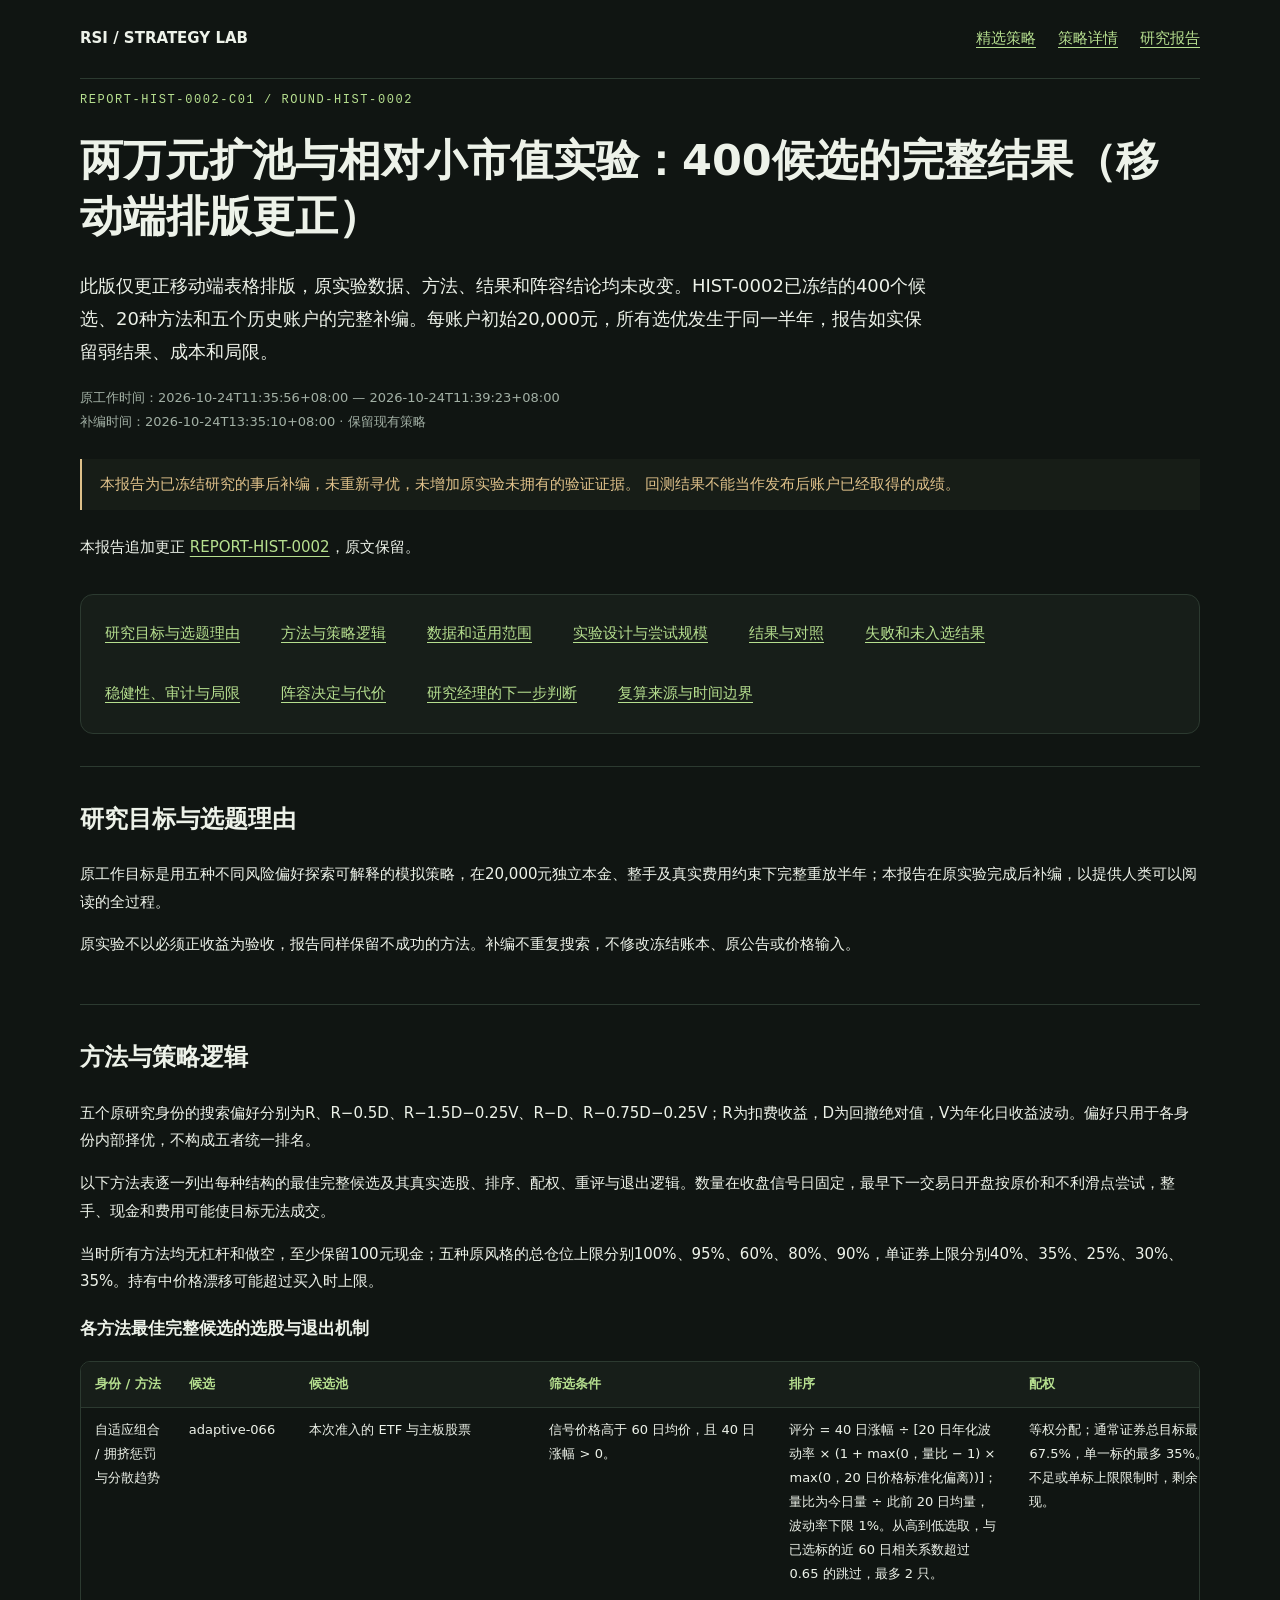
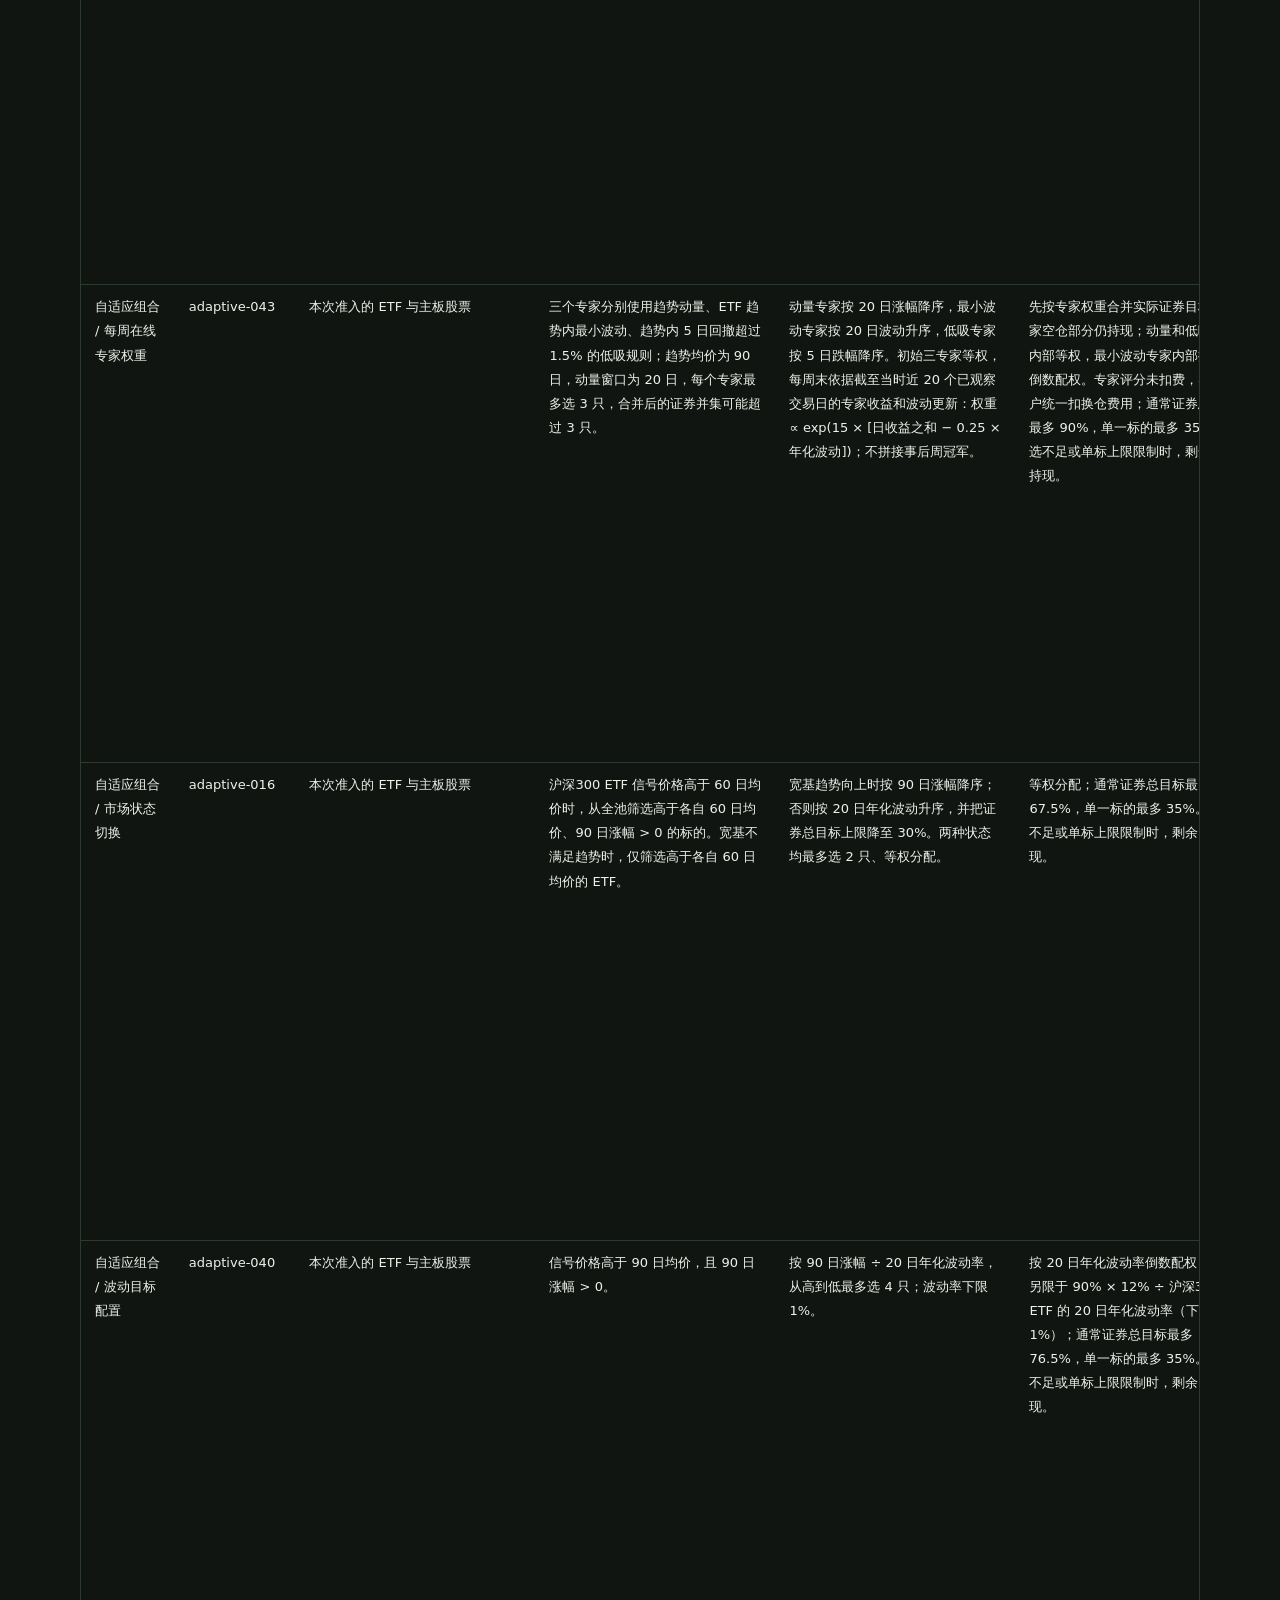
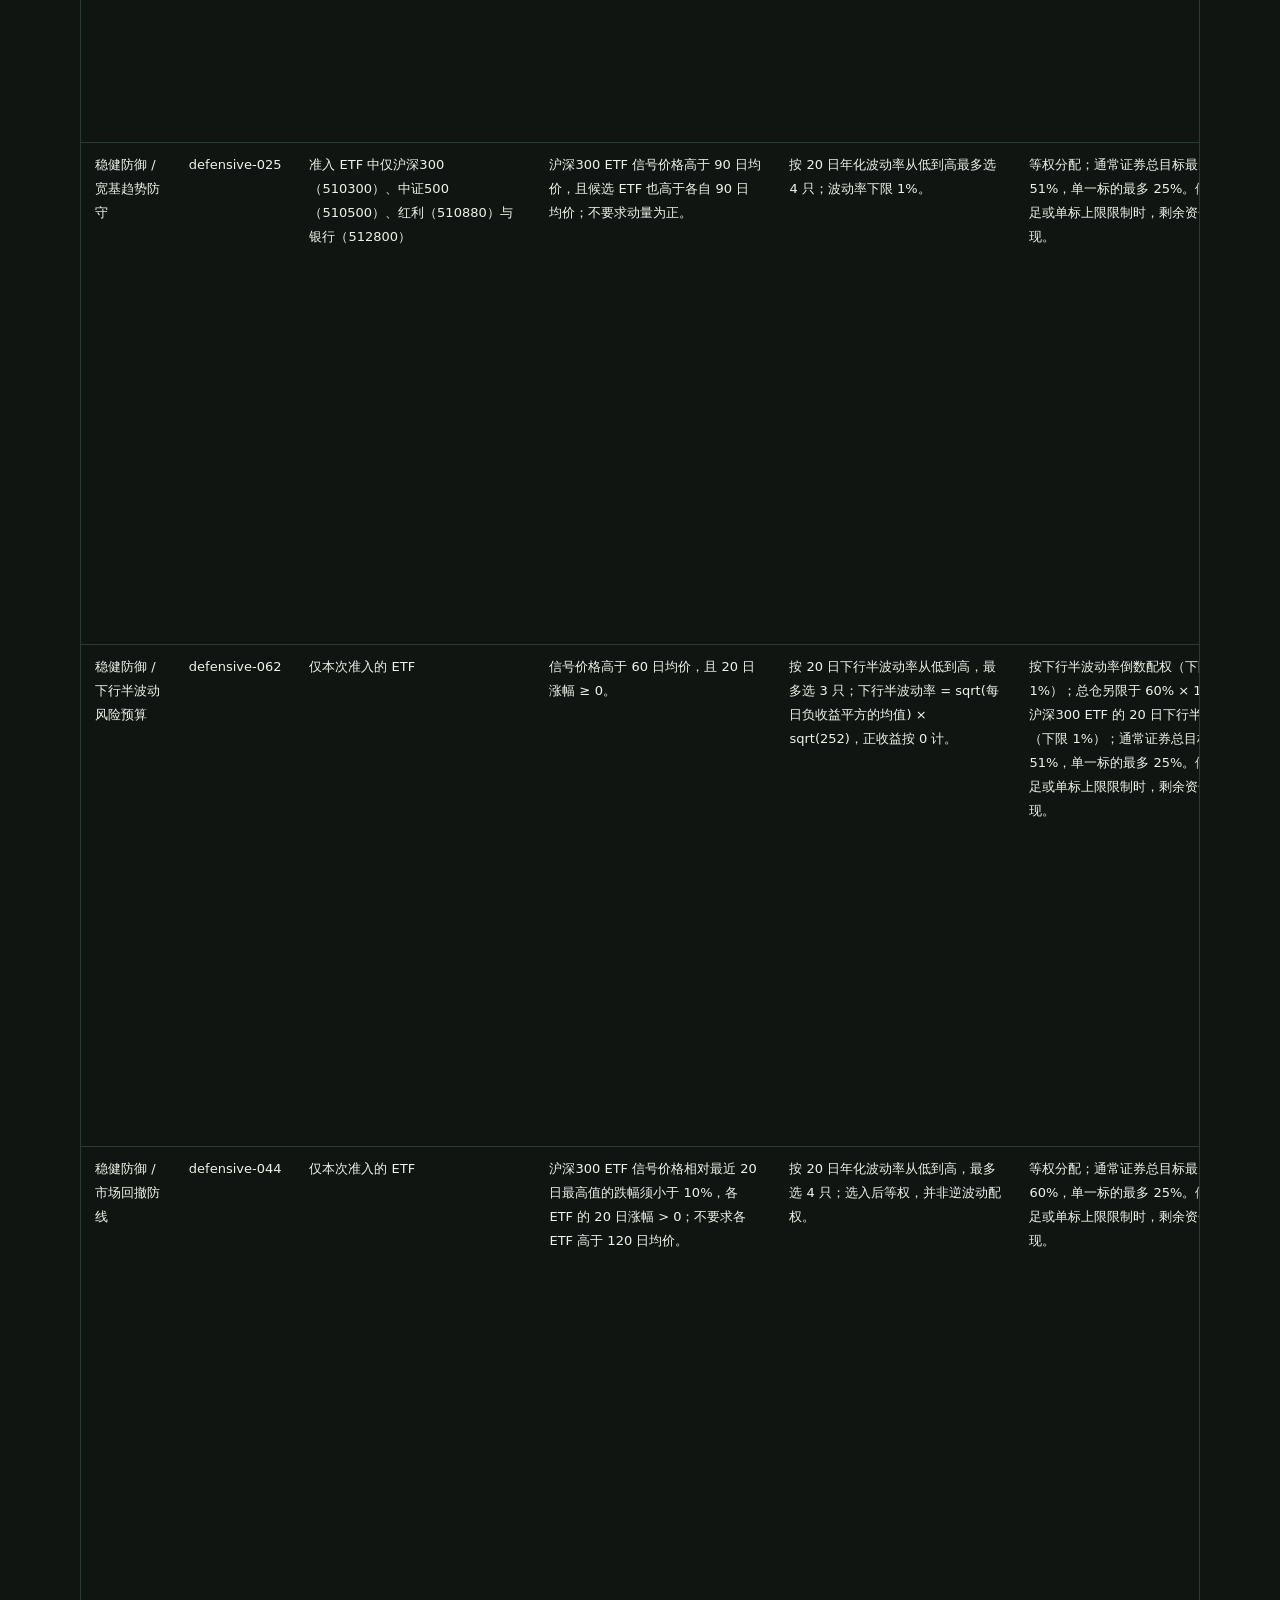
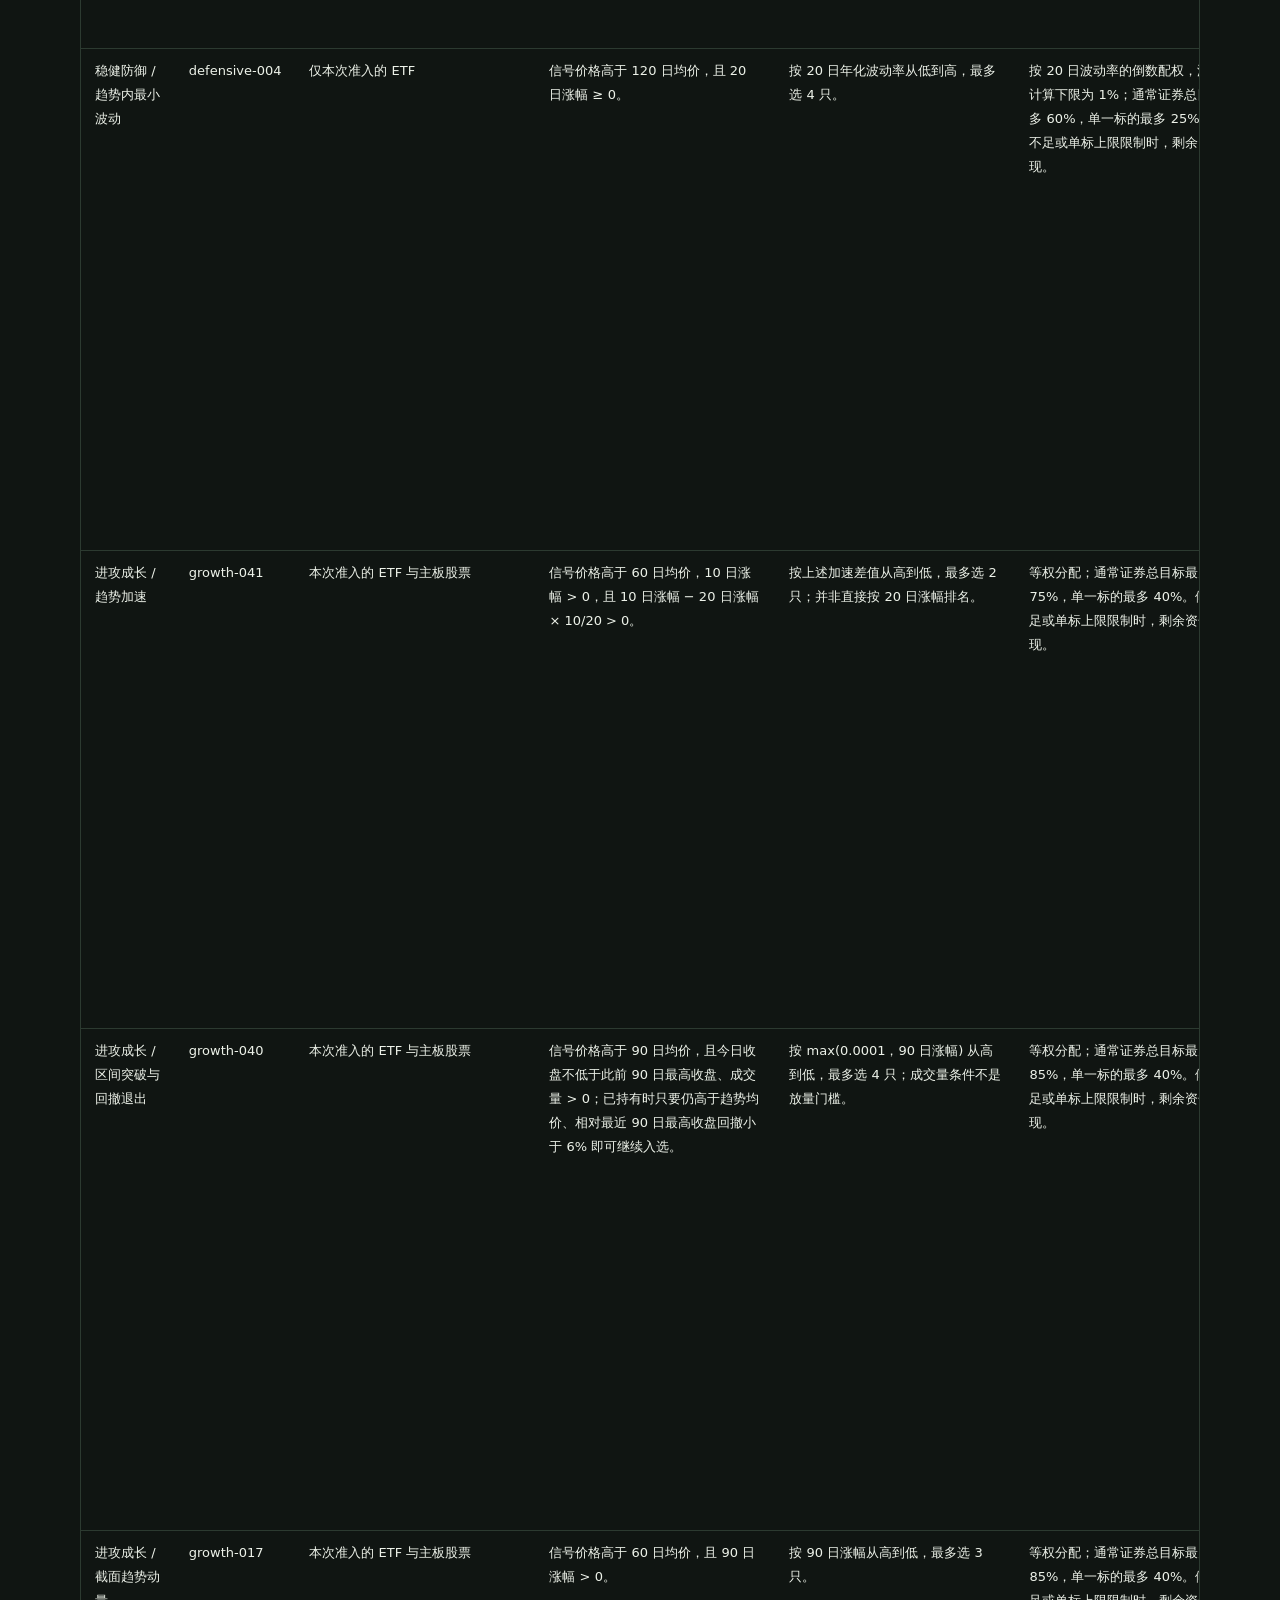
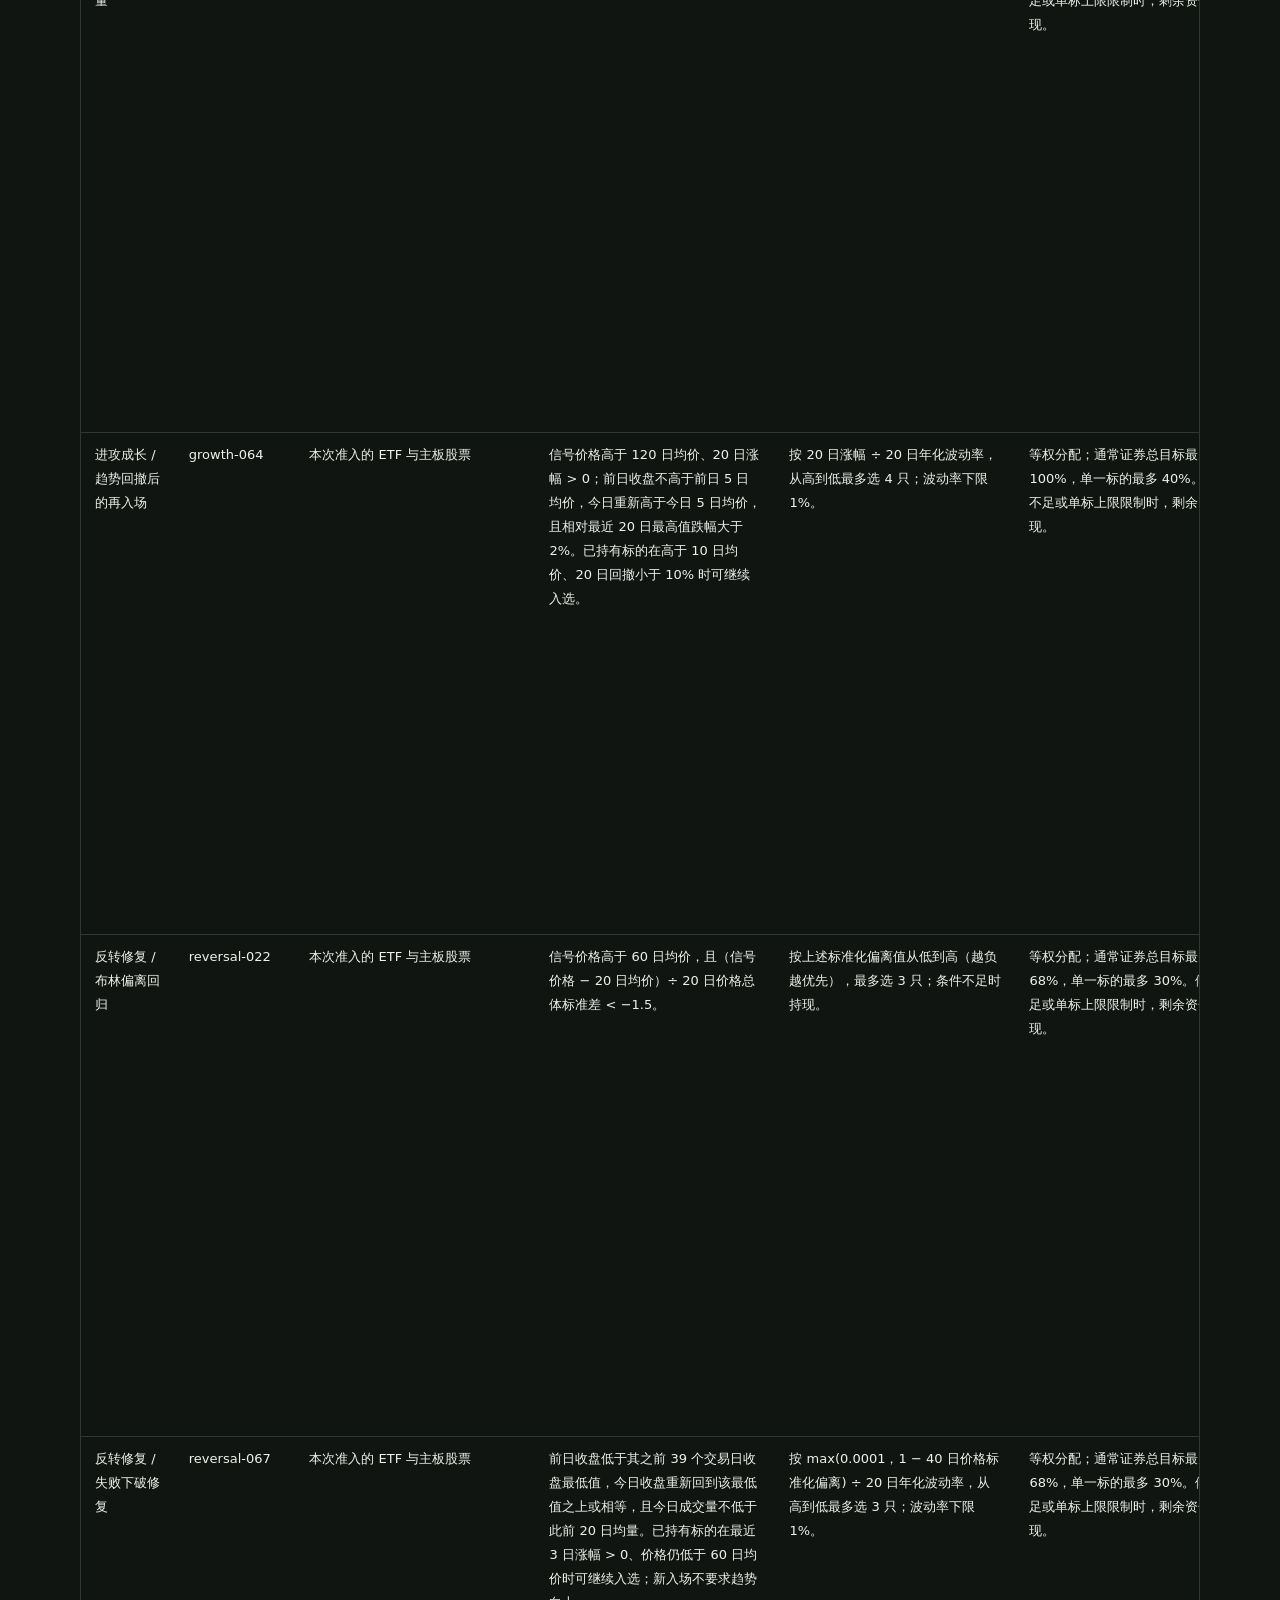
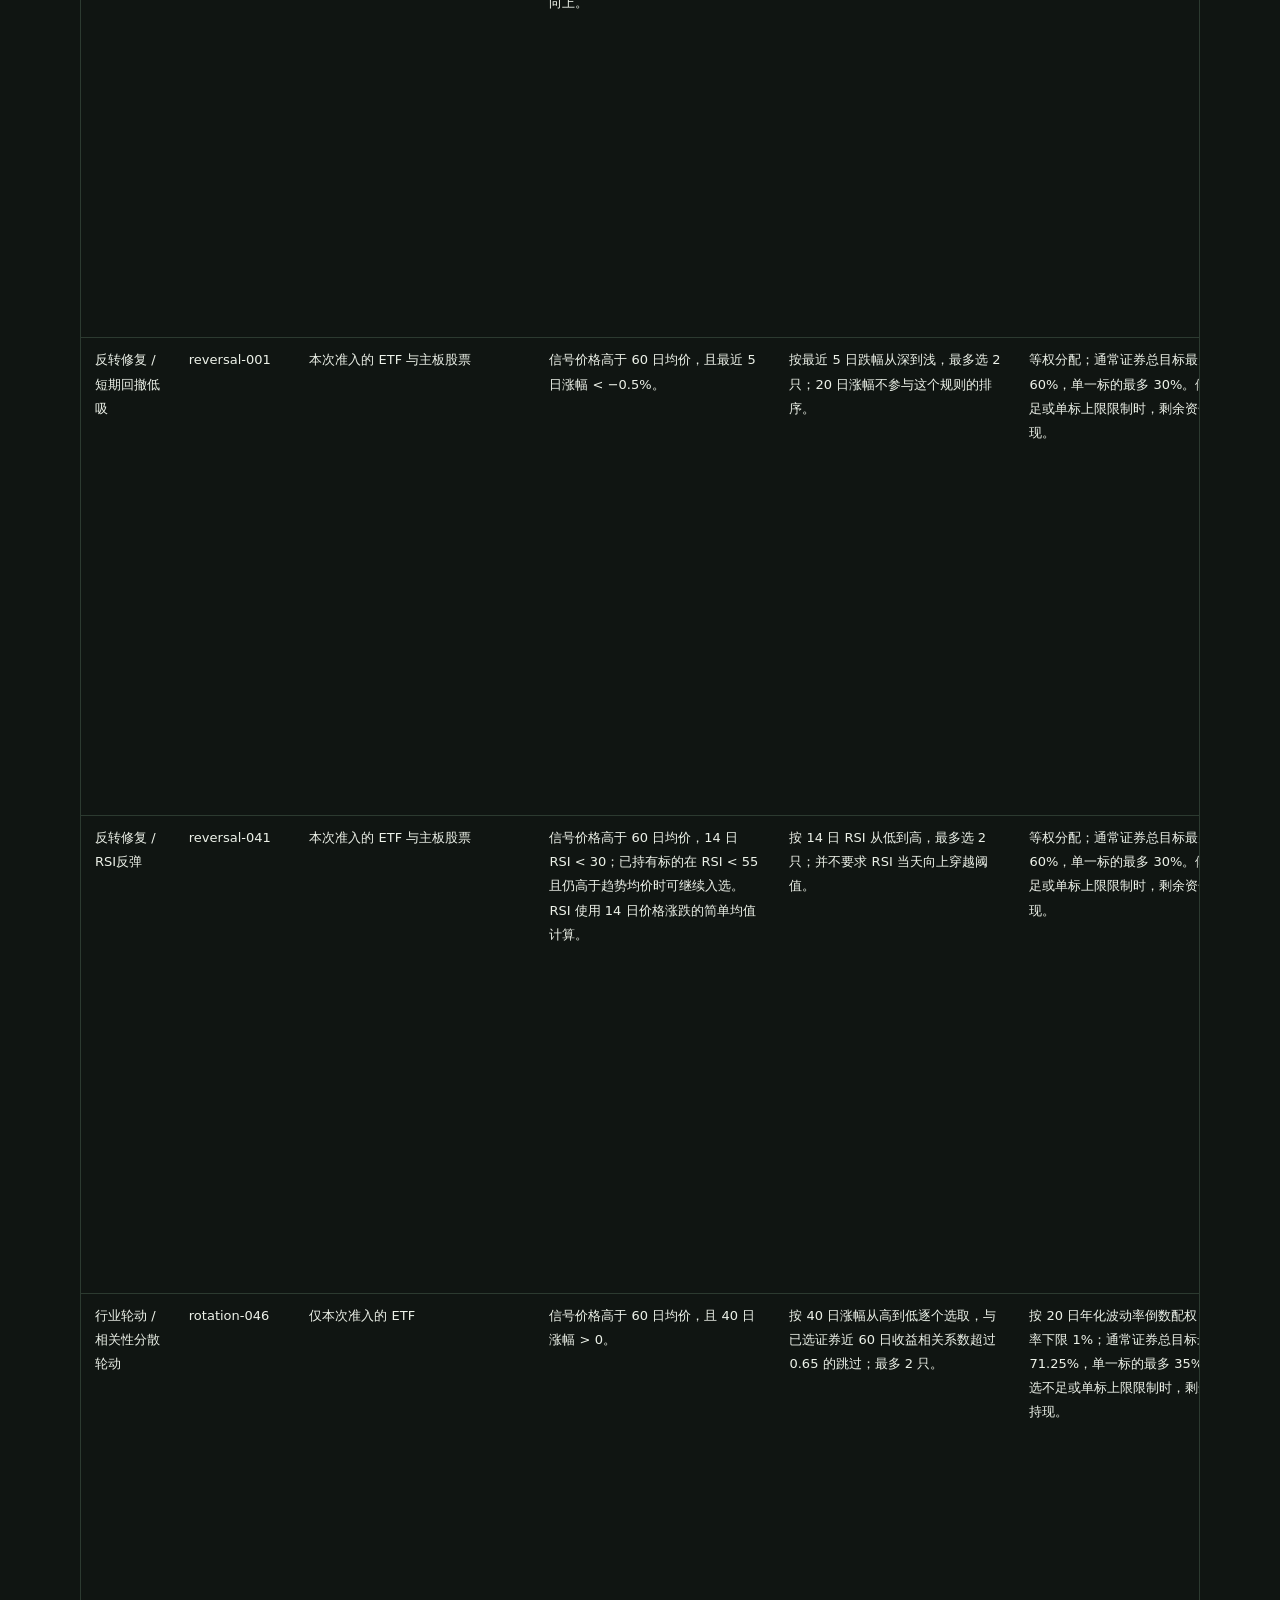
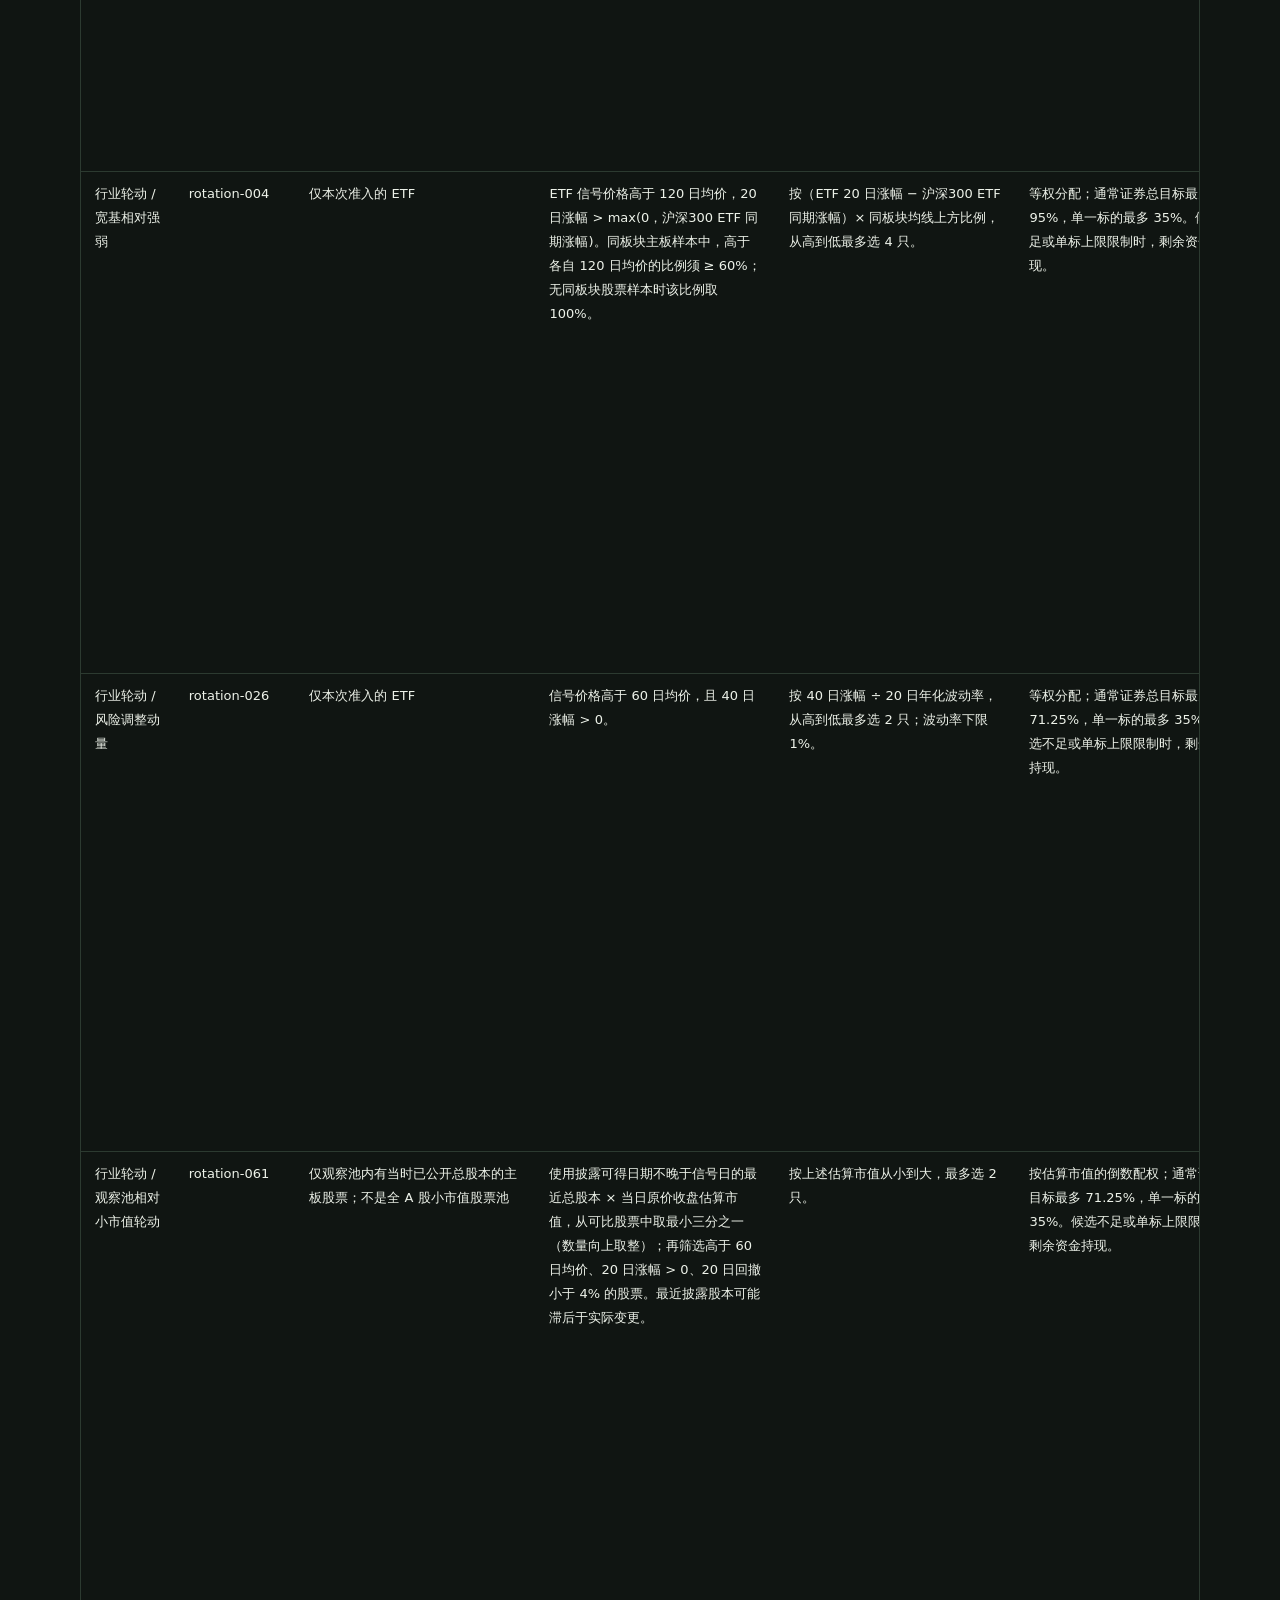
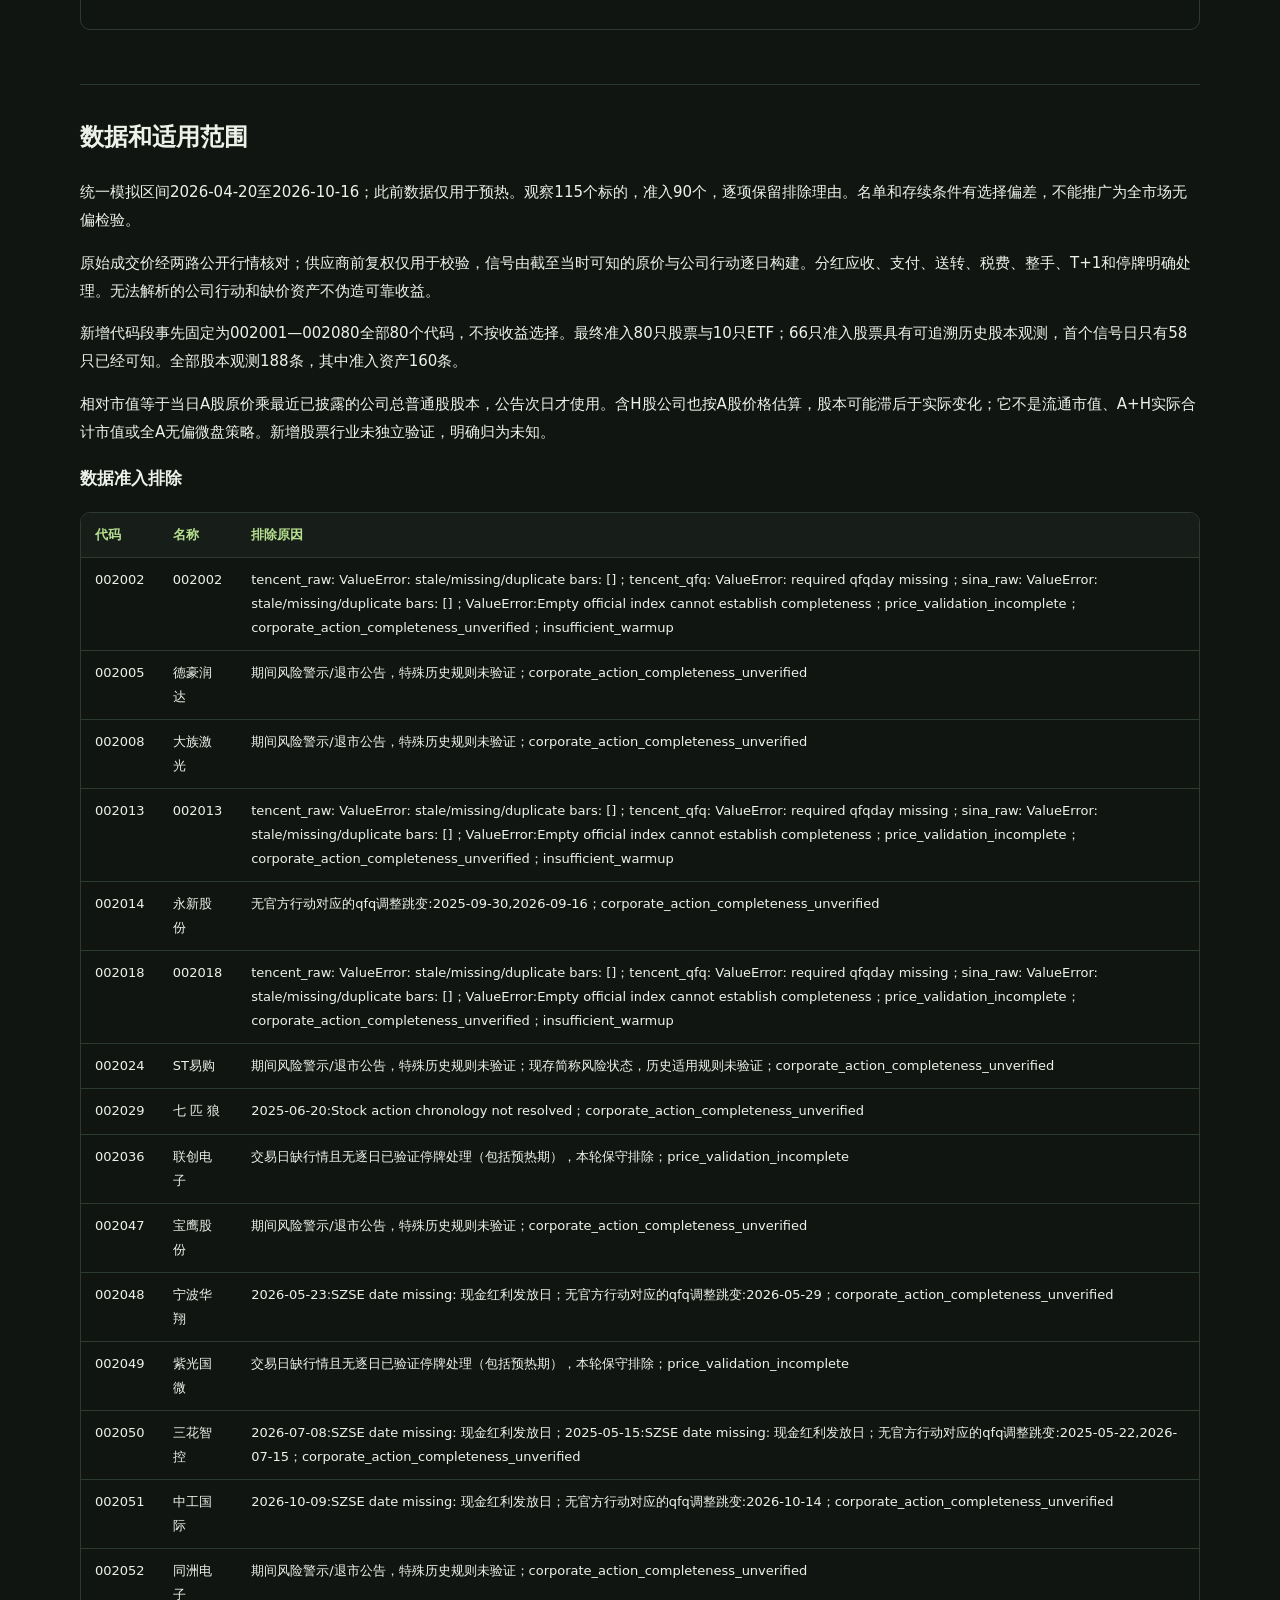
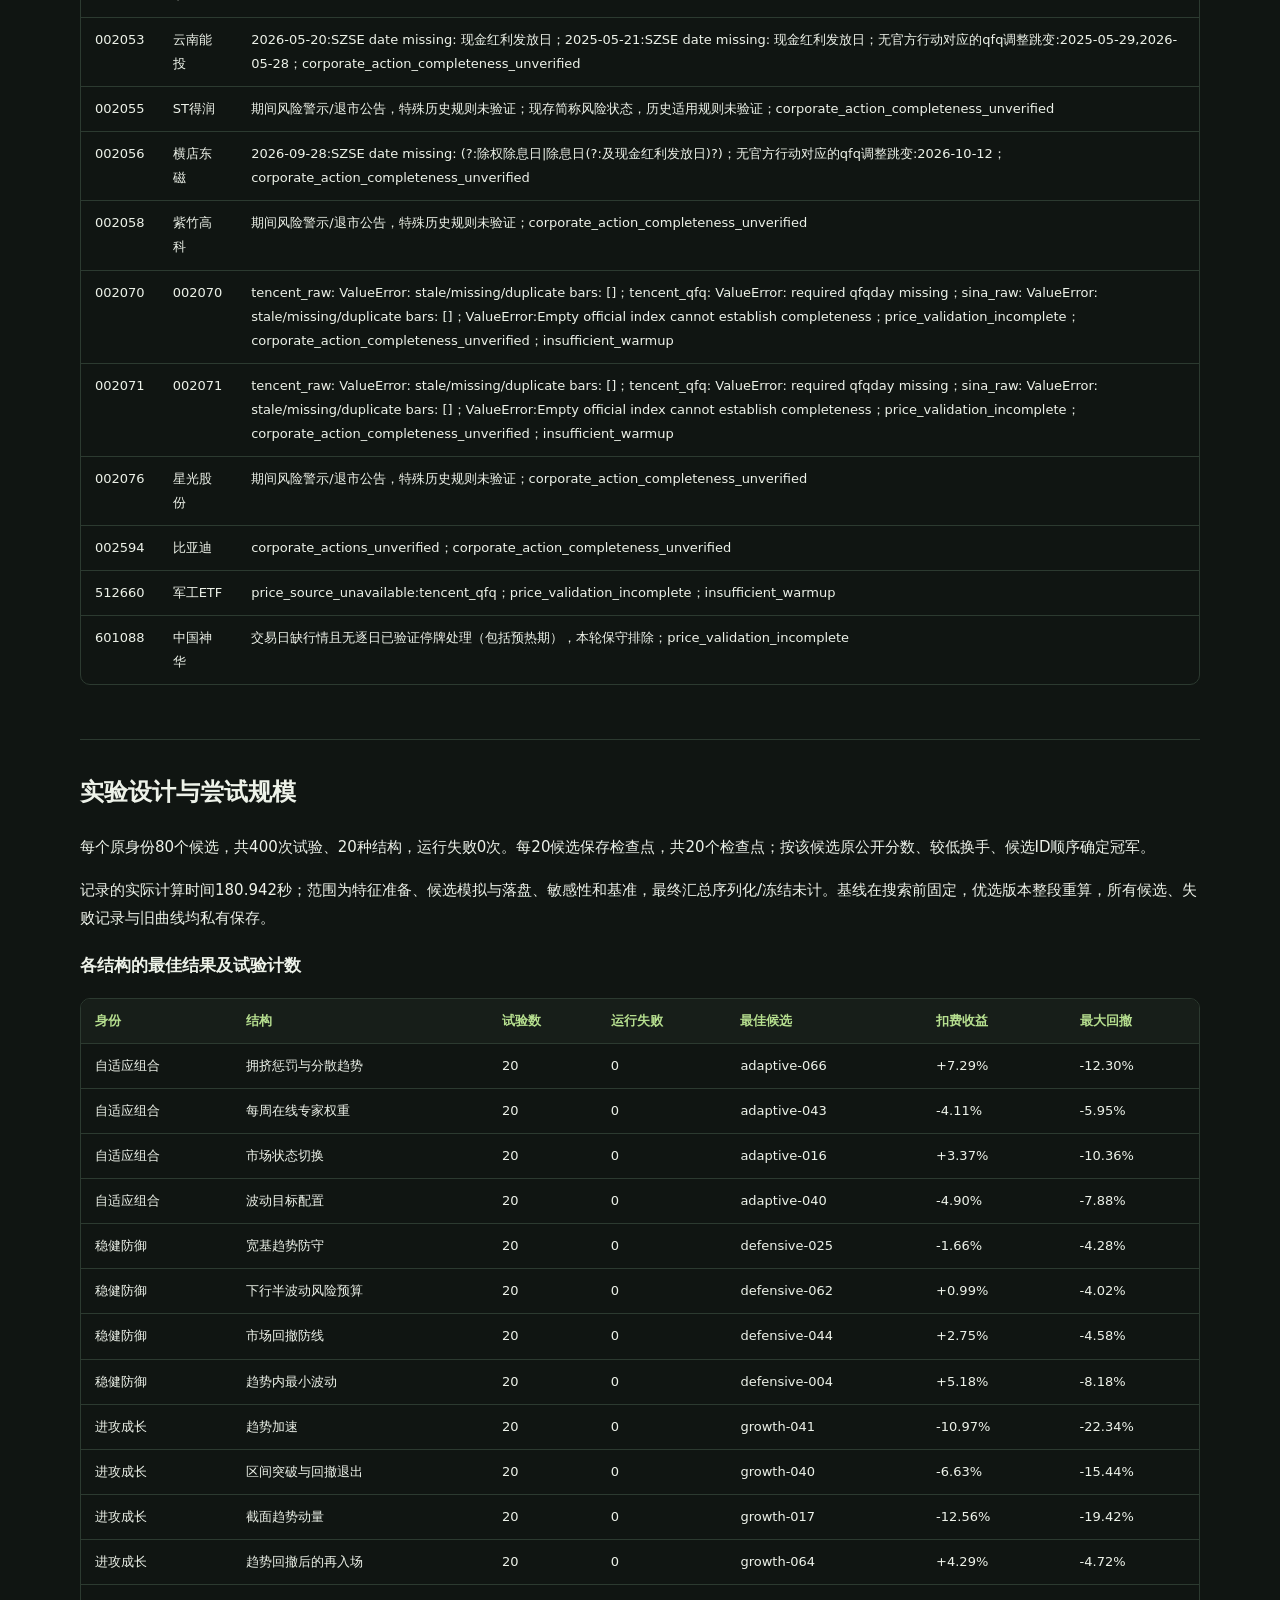
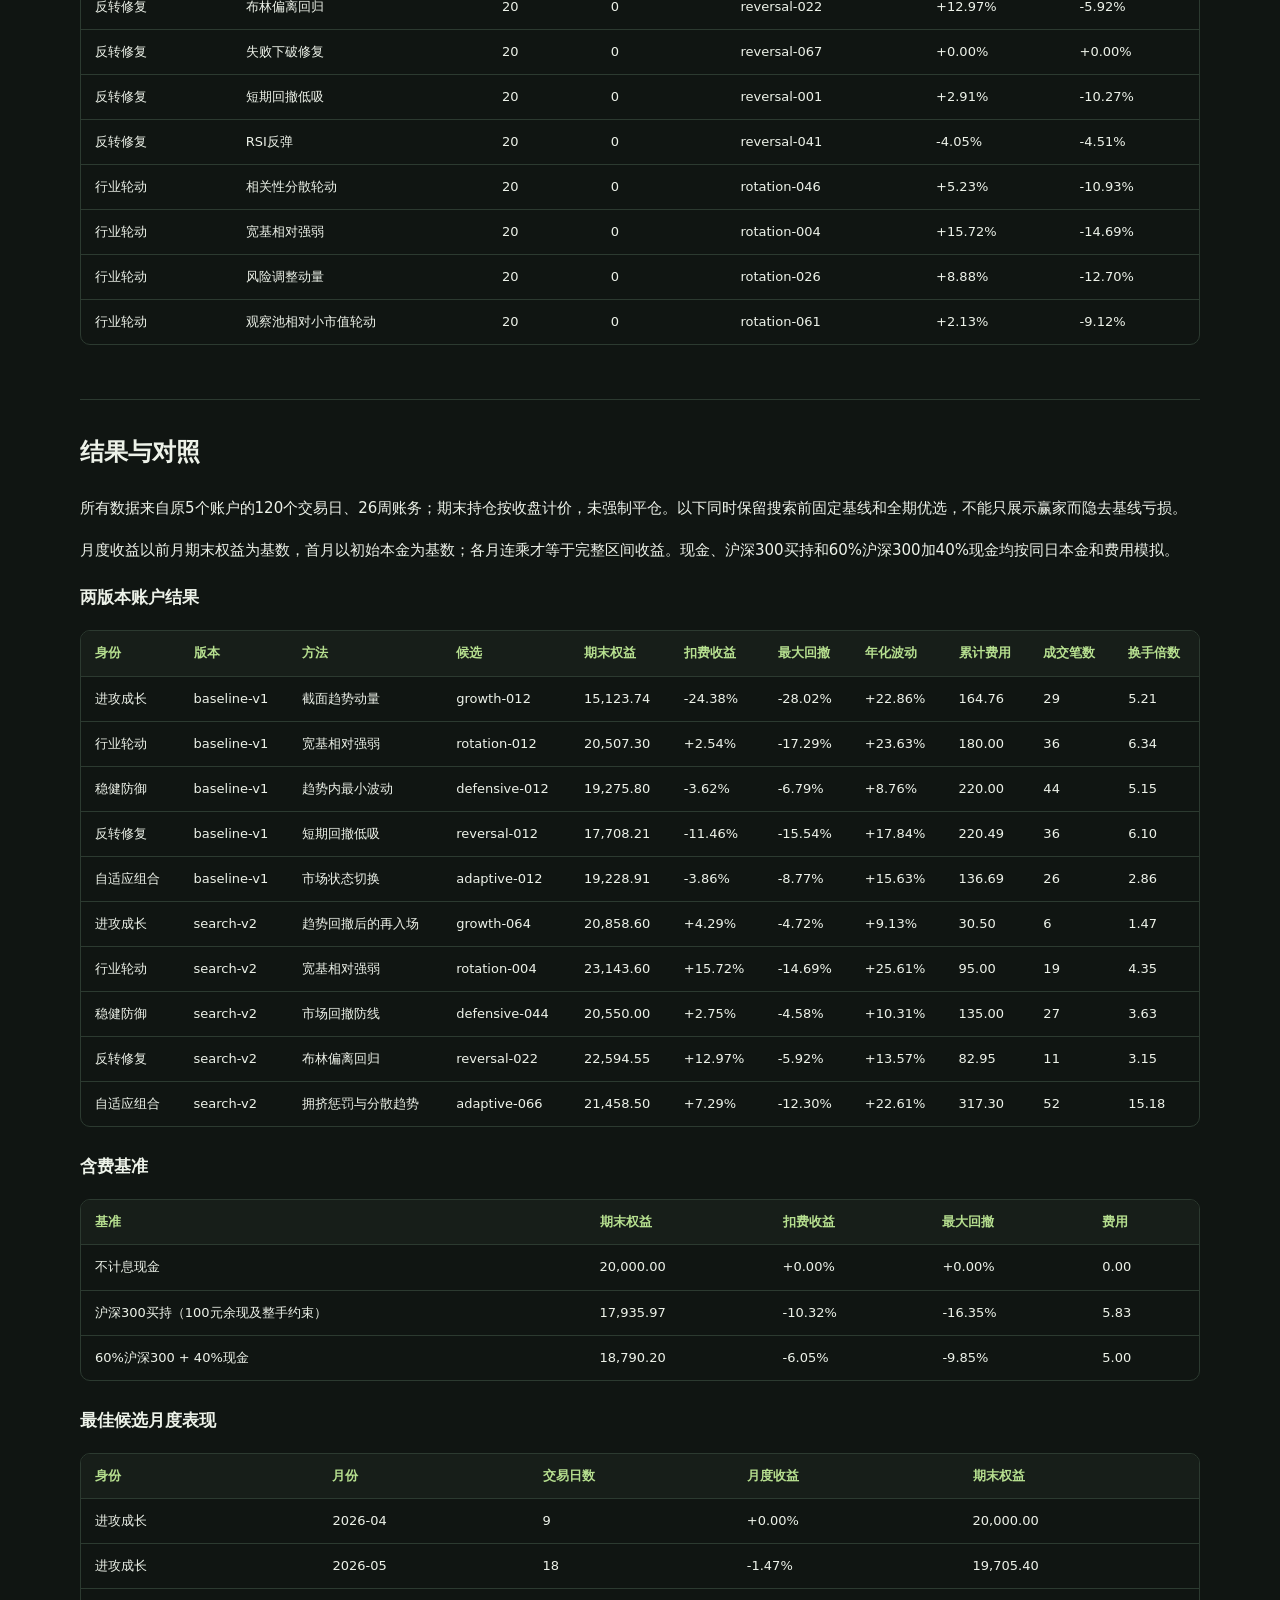
<file: research/reports/REPORT-HIST-0002-C01.html>
<!doctype html><html lang="zh-CN"><head><meta charset="utf-8"><meta name="viewport" content="width=device-width,initial-scale=1"><title>两万元扩池与相对小市值实验：400候选的完整结果（移动端排版更正） · RSI Research</title><style>
:root{color-scheme:dark;--bg:#101512;--panel:#171e19;--text:#edf2e9;--muted:#a2b0a5;--line:#2c3a30;--accent:#b6df8f}
*{box-sizing:border-box}body{margin:0;background:var(--bg);color:var(--text);font:15px/1.85 system-ui,"Microsoft YaHei",sans-serif}a{color:var(--accent);text-underline-offset:4px}header,main,footer{width:min(1120px,calc(100% - 40px));margin:auto}header{padding:25px 0;border-bottom:1px solid var(--line);display:flex;justify-content:space-between;gap:20px;flex-wrap:wrap}nav{display:flex;gap:22px;flex-wrap:wrap}h1{font-size:clamp(28px,5vw,43px);line-height:1.3;margin:24px 0}h2{font-size:24px;margin:0 0 20px}h3{font-size:17px}.eyebrow{color:var(--accent);font:12px/1.5 monospace;letter-spacing:.13em}.meta,.muted{color:var(--muted);font-size:13px}.summary{font-size:18px;max-width:850px}.disclosure{border-left:2px solid #dfc18a;padding:12px 18px;margin:24px 0;color:#dfc18a;background:#171d17}.section{border-top:1px solid var(--line);padding:30px 0;overflow-wrap:anywhere}.toc{background:var(--panel);border:1px solid var(--line);border-radius:13px;padding:20px 24px;margin:32px 0}.toc a{display:inline-block;margin:5px 19px 5px 0}.table-wrap{overflow-x:auto;max-width:100%;border:1px solid var(--line);border-radius:10px;margin:16px 0 24px}table{border-collapse:collapse;width:100%;min-width:600px;font-size:13px}th,td{text-align:left;padding:10px 14px;border-bottom:1px solid var(--line);vertical-align:top}td.compact{white-space:nowrap;overflow-wrap:normal;word-break:normal}td.narrative{min-width:240px;white-space:normal;overflow-wrap:anywhere}th{color:var(--accent);background:var(--panel);white-space:nowrap}tr:last-child td{border:0}.plot{border:1px solid var(--line);border-radius:13px;padding:20px;background:var(--panel)}svg{width:100%;height:auto;display:block}.legend{font-size:12px;color:var(--muted);display:flex;gap:16px;flex-wrap:wrap}.legend span:before{content:"";width:9px;height:9px;display:inline-block;border-radius:50%;background:var(--color);margin-right:6px}.report-list{display:grid;gap:20px}.report-card{border:1px solid var(--line);border-radius:12px;padding:22px;background:var(--panel)}.report-card h2{font-size:22px}.pill{font-size:12px;color:#dfc18a}.revision-archive{margin-top:28px;border:1px solid var(--line);border-radius:12px;padding:18px}.revision-archive>summary{cursor:pointer;color:var(--muted)}.revision-archive .report-list{margin-top:18px}footer{border-top:1px solid var(--line);padding:25px 0 45px;color:var(--muted);font-size:12px;margin-top:25px}@media(max-width:600px){header,main,footer{width:calc(100% - 32px)}header{font-size:13px}nav{gap:15px}.summary{font-size:16px}.section{padding:24px 0}.toc{padding:16px}.plot{padding:12px}h2{font-size:21px}}
</style></head><body><header><strong>RSI / STRATEGY LAB</strong><nav><a href="../../index.html">精选策略</a><a href="../../report.html">策略详情</a><a href="index.html">研究报告</a></nav></header><main><p class="eyebrow">REPORT-HIST-0002-C01 / ROUND-HIST-0002</p><h1>两万元扩池与相对小市值实验：400候选的完整结果（移动端排版更正）</h1><p class="summary">此版仅更正移动端表格排版，原实验数据、方法、结果和阵容结论均未改变。HIST-0002已冻结的400个候选、20种方法和五个历史账户的完整补编。每账户初始20,000元，所有选优发生于同一半年，报告如实保留弱结果、成本和局限。</p><p class="meta">原工作时间：2026-10-24T11:35:56+08:00 — 2026-10-24T11:39:23+08:00<br>补编时间：2026-10-24T13:35:10+08:00 · 保留现有策略</p><div class="disclosure">本报告为已冻结研究的事后补编，未重新寻优，未增加原实验未拥有的验证证据。 回测结果不能当作发布后账户已经取得的成绩。</div><p>本报告追加更正 <a href="REPORT-HIST-0002.html">REPORT-HIST-0002</a>，原文保留。</p><nav class="toc" aria-label="报告目录"><a href="#objective">研究目标与选题理由</a><a href="#method">方法与策略逻辑</a><a href="#data">数据和适用范围</a><a href="#experiment">实验设计与尝试规模</a><a href="#results">结果与对照</a><a href="#failures">失败和未入选结果</a><a href="#robustness">稳健性、审计与局限</a><a href="#decision">阵容决定与代价</a><a href="#next_steps">研究经理的下一步判断</a><a href="#reproduction">复算来源与时间边界</a></nav><section class="section" id="objective"><h2>研究目标与选题理由</h2><p>原工作目标是用五种不同风险偏好探索可解释的模拟策略，在20,000元独立本金、整手及真实费用约束下完整重放半年；本报告在原实验完成后补编，以提供人类可以阅读的全过程。</p><p>原实验不以必须正收益为验收，报告同样保留不成功的方法。补编不重复搜索，不修改冻结账本、原公告或价格输入。</p></section><section class="section" id="method"><h2>方法与策略逻辑</h2><p>五个原研究身份的搜索偏好分别为R、R−0.5D、R−1.5D−0.25V、R−D、R−0.75D−0.25V；R为扣费收益，D为回撤绝对值，V为年化日收益波动。偏好只用于各身份内部择优，不构成五者统一排名。</p><p>以下方法表逐一列出每种结构的最佳完整候选及其真实选股、排序、配权、重评与退出逻辑。数量在收盘信号日固定，最早下一交易日开盘按原价和不利滑点尝试，整手、现金和费用可能使目标无法成交。</p><p>当时所有方法均无杠杆和做空，至少保留100元现金；五种原风格的总仓位上限分别100%、95%、60%、80%、90%，单证券上限分别40%、35%、25%、30%、35%。持有中价格漂移可能超过买入时上限。</p><h3>各方法最佳完整候选的选股与退出机制</h3><div class="table-wrap"><table><thead><tr><th>身份 / 方法</th><th>候选</th><th>候选池</th><th>筛选条件</th><th>排序</th><th>配权</th><th>重评</th><th>退出</th></tr></thead><tbody><tr><td>自适应组合 / 拥挤惩罚与分散趋势</td><td class="compact">adaptive-066</td><td>本次准入的 ETF 与主板股票</td><td>信号价格高于 60 日均价，且 40 日涨幅 &gt; 0。</td><td class="narrative">评分 = 40 日涨幅 ÷ [20 日年化波动率 × (1 + max(0，量比 − 1) × max(0，20 日价格标准化偏离))]；量比为今日量 ÷ 此前 20 日均量，波动率下限 1%。从高到低选取，与已选标的近 60 日相关系数超过 0.65 的跳过，最多 2 只。</td><td class="narrative">等权分配；通常证券总目标最多 67.5%，单一标的最多 35%。候选不足或单标上限限制时，剩余资金持现。</td><td>每 5 个交易日收盘重评，信号日事先固定整手数量和限价，下一交易日开盘尝试。</td><td class="narrative">仅在重评时，因落选或目标数量降低而卖出或减仓；不是盘中连续止损。目标仓位不等于成交仓位，整手、现金、价格限制或风险检查均可能使实际仓位不足。</td></tr><tr><td>自适应组合 / 每周在线专家权重</td><td class="compact">adaptive-043</td><td>本次准入的 ETF 与主板股票</td><td class="narrative">三个专家分别使用趋势动量、ETF 趋势内最小波动、趋势内 5 日回撤超过 1.5% 的低吸规则；趋势均价为 90 日，动量窗口为 20 日，每个专家最多选 3 只，合并后的证券并集可能超过 3 只。</td><td class="narrative">动量专家按 20 日涨幅降序，最小波动专家按 20 日波动升序，低吸专家按 5 日跌幅降序。初始三专家等权，每周末依据截至当时近 20 个已观察交易日的专家收益和波动更新：权重 ∝ exp(15 × [日收益之和 − 0.25 × 年化波动])；不拼接事后周冠军。</td><td class="narrative">先按专家权重合并实际证券目标，专家空仓部分仍持现；动量和低吸专家内部等权，最小波动专家内部按波动倒数配权。专家评分未扣费，实际账户统一扣换仓费用；通常证券总目标最多 90%，单一标的最多 35%。候选不足或单标上限限制时，剩余资金持现。</td><td>每 5 个交易日收盘重评，信号日事先固定整手数量和限价，下一交易日开盘尝试。</td><td class="narrative">仅在重评时，因落选或目标数量降低而卖出或减仓；不是盘中连续止损。目标仓位不等于成交仓位，整手、现金、价格限制或风险检查均可能使实际仓位不足。</td></tr><tr><td>自适应组合 / 市场状态切换</td><td class="compact">adaptive-016</td><td>本次准入的 ETF 与主板股票</td><td class="narrative">沪深300 ETF 信号价格高于 60 日均价时，从全池筛选高于各自 60 日均价、90 日涨幅 &gt; 0 的标的。宽基不满足趋势时，仅筛选高于各自 60 日均价的 ETF。</td><td class="narrative">宽基趋势向上时按 90 日涨幅降序；否则按 20 日年化波动升序，并把证券总目标上限降至 30%。两种状态均最多选 2 只、等权分配。</td><td class="narrative">等权分配；通常证券总目标最多 67.5%，单一标的最多 35%。候选不足或单标上限限制时，剩余资金持现。</td><td>每 5 个交易日收盘重评，信号日事先固定整手数量和限价，下一交易日开盘尝试。</td><td class="narrative">仅在重评时，因落选或目标数量降低而卖出或减仓；不是盘中连续止损。目标仓位不等于成交仓位，整手、现金、价格限制或风险检查均可能使实际仓位不足。</td></tr><tr><td>自适应组合 / 波动目标配置</td><td class="compact">adaptive-040</td><td>本次准入的 ETF 与主板股票</td><td>信号价格高于 90 日均价，且 90 日涨幅 &gt; 0。</td><td class="narrative">按 90 日涨幅 ÷ 20 日年化波动率，从高到低最多选 4 只；波动率下限 1%。</td><td class="narrative">按 20 日年化波动率倒数配权；总仓另限于 90% × 12% ÷ 沪深300 ETF 的 20 日年化波动率（下限 1%）；通常证券总目标最多 76.5%，单一标的最多 35%。候选不足或单标上限限制时，剩余资金持现。</td><td>每 10 个交易日收盘重评，信号日事先固定整手数量和限价，下一交易日开盘尝试。</td><td class="narrative">仅在重评时，因落选或目标数量降低而卖出或减仓；不是盘中连续止损。目标仓位不等于成交仓位，整手、现金、价格限制或风险检查均可能使实际仓位不足。</td></tr><tr><td>稳健防御 / 宽基趋势防守</td><td class="compact">defensive-025</td><td class="narrative">准入 ETF 中仅沪深300（510300）、中证500（510500）、红利（510880）与银行（512800）</td><td class="narrative">沪深300 ETF 信号价格高于 90 日均价，且候选 ETF 也高于各自 90 日均价；不要求动量为正。</td><td>按 20 日年化波动率从低到高最多选 4 只；波动率下限 1%。</td><td class="narrative">等权分配；通常证券总目标最多 51%，单一标的最多 25%。候选不足或单标上限限制时，剩余资金持现。</td><td>每 10 个交易日收盘重评，信号日事先固定整手数量和限价，下一交易日开盘尝试。</td><td class="narrative">仅在重评时，因落选或目标数量降低而卖出或减仓；不是盘中连续止损。目标仓位不等于成交仓位，整手、现金、价格限制或风险检查均可能使实际仓位不足。</td></tr><tr><td>稳健防御 / 下行半波动风险预算</td><td class="compact">defensive-062</td><td>仅本次准入的 ETF</td><td>信号价格高于 60 日均价，且 20 日涨幅 ≥ 0。</td><td class="narrative">按 20 日下行半波动率从低到高，最多选 3 只；下行半波动率 = sqrt(每日负收益平方的均值) × sqrt(252)，正收益按 0 计。</td><td class="narrative">按下行半波动率倒数配权（下限 1%）；总仓另限于 60% × 12% ÷ 沪深300 ETF 的 20 日下行半波动率（下限 1%）；通常证券总目标最多 51%，单一标的最多 25%。候选不足或单标上限限制时，剩余资金持现。</td><td>每 10 个交易日收盘重评，信号日事先固定整手数量和限价，下一交易日开盘尝试。</td><td class="narrative">仅在重评时，因落选或目标数量降低而卖出或减仓；不是盘中连续止损。目标仓位不等于成交仓位，整手、现金、价格限制或风险检查均可能使实际仓位不足。</td></tr><tr><td>稳健防御 / 市场回撤防线</td><td class="compact">defensive-044</td><td>仅本次准入的 ETF</td><td class="narrative">沪深300 ETF 信号价格相对最近 20 日最高值的跌幅须小于 10%，各 ETF 的 20 日涨幅 &gt; 0；不要求各 ETF 高于 120 日均价。</td><td>按 20 日年化波动率从低到高，最多选 4 只；选入后等权，并非逆波动配权。</td><td class="narrative">等权分配；通常证券总目标最多 60%，单一标的最多 25%。候选不足或单标上限限制时，剩余资金持现。</td><td>每 20 个交易日收盘重评，信号日事先固定整手数量和限价，下一交易日开盘尝试。</td><td class="narrative">仅在重评时，因落选或目标数量降低而卖出或减仓；不是盘中连续止损。目标仓位不等于成交仓位，整手、现金、价格限制或风险检查均可能使实际仓位不足。</td></tr><tr><td>稳健防御 / 趋势内最小波动</td><td class="compact">defensive-004</td><td>仅本次准入的 ETF</td><td>信号价格高于 120 日均价，且 20 日涨幅 ≥ 0。</td><td>按 20 日年化波动率从低到高，最多选 4 只。</td><td class="narrative">按 20 日波动率的倒数配权，波动率计算下限为 1%；通常证券总目标最多 60%，单一标的最多 25%。候选不足或单标上限限制时，剩余资金持现。</td><td>每 20 个交易日收盘重评，信号日事先固定整手数量和限价，下一交易日开盘尝试。</td><td class="narrative">仅在重评时，因落选或目标数量降低而卖出或减仓；不是盘中连续止损。目标仓位不等于成交仓位，整手、现金、价格限制或风险检查均可能使实际仓位不足。</td></tr><tr><td>进攻成长 / 趋势加速</td><td class="compact">growth-041</td><td>本次准入的 ETF 与主板股票</td><td class="narrative">信号价格高于 60 日均价，10 日涨幅 &gt; 0，且 10 日涨幅 − 20 日涨幅 × 10/20 &gt; 0。</td><td>按上述加速差值从高到低，最多选 2 只；并非直接按 20 日涨幅排名。</td><td class="narrative">等权分配；通常证券总目标最多 75%，单一标的最多 40%。候选不足或单标上限限制时，剩余资金持现。</td><td>每 5 个交易日收盘重评，信号日事先固定整手数量和限价，下一交易日开盘尝试。</td><td class="narrative">仅在重评时，因落选或目标数量降低而卖出或减仓；不是盘中连续止损。目标仓位不等于成交仓位，整手、现金、价格限制或风险检查均可能使实际仓位不足。</td></tr><tr><td>进攻成长 / 区间突破与回撤退出</td><td class="compact">growth-040</td><td>本次准入的 ETF 与主板股票</td><td class="narrative">信号价格高于 90 日均价，且今日收盘不低于此前 90 日最高收盘、成交量 &gt; 0；已持有时只要仍高于趋势均价、相对最近 90 日最高收盘回撤小于 6% 即可继续入选。</td><td class="narrative">按 max(0.0001，90 日涨幅) 从高到低，最多选 4 只；成交量条件不是放量门槛。</td><td class="narrative">等权分配；通常证券总目标最多 85%，单一标的最多 40%。候选不足或单标上限限制时，剩余资金持现。</td><td>每 10 个交易日收盘重评，信号日事先固定整手数量和限价，下一交易日开盘尝试。</td><td class="narrative">仅在重评时，因落选或目标数量降低而卖出或减仓；不是盘中连续止损。目标仓位不等于成交仓位，整手、现金、价格限制或风险检查均可能使实际仓位不足。</td></tr><tr><td>进攻成长 / 截面趋势动量</td><td class="compact">growth-017</td><td>本次准入的 ETF 与主板股票</td><td>信号价格高于 60 日均价，且 90 日涨幅 &gt; 0。</td><td>按 90 日涨幅从高到低，最多选 3 只。</td><td class="narrative">等权分配；通常证券总目标最多 85%，单一标的最多 40%。候选不足或单标上限限制时，剩余资金持现。</td><td>每 10 个交易日收盘重评，信号日事先固定整手数量和限价，下一交易日开盘尝试。</td><td class="narrative">仅在重评时，因落选或目标数量降低而卖出或减仓；不是盘中连续止损。目标仓位不等于成交仓位，整手、现金、价格限制或风险检查均可能使实际仓位不足。</td></tr><tr><td>进攻成长 / 趋势回撤后的再入场</td><td class="compact">growth-064</td><td>本次准入的 ETF 与主板股票</td><td class="narrative">信号价格高于 120 日均价、20 日涨幅 &gt; 0；前日收盘不高于前日 5 日均价，今日重新高于今日 5 日均价，且相对最近 20 日最高值跌幅大于 2%。已持有标的在高于 10 日均价、20 日回撤小于 10% 时可继续入选。</td><td class="narrative">按 20 日涨幅 ÷ 20 日年化波动率，从高到低最多选 4 只；波动率下限 1%。</td><td class="narrative">等权分配；通常证券总目标最多 100%，单一标的最多 40%。候选不足或单标上限限制时，剩余资金持现。</td><td>每 20 个交易日收盘重评，信号日事先固定整手数量和限价，下一交易日开盘尝试。</td><td class="narrative">仅在重评时，因落选或目标数量降低而卖出或减仓；不是盘中连续止损。目标仓位不等于成交仓位，整手、现金、价格限制或风险检查均可能使实际仓位不足。</td></tr><tr><td>反转修复 / 布林偏离回归</td><td class="compact">reversal-022</td><td>本次准入的 ETF 与主板股票</td><td class="narrative">信号价格高于 60 日均价，且（信号价格 − 20 日均价）÷ 20 日价格总体标准差 &lt; −1.5。</td><td>按上述标准化偏离值从低到高（越负越优先），最多选 3 只；条件不足时持现。</td><td class="narrative">等权分配；通常证券总目标最多 68%，单一标的最多 30%。候选不足或单标上限限制时，剩余资金持现。</td><td>每 10 个交易日收盘重评，信号日事先固定整手数量和限价，下一交易日开盘尝试。</td><td class="narrative">仅在重评时，因落选或目标数量降低而卖出或减仓；不是盘中连续止损。目标仓位不等于成交仓位，整手、现金、价格限制或风险检查均可能使实际仓位不足。</td></tr><tr><td>反转修复 / 失败下破修复</td><td class="compact">reversal-067</td><td>本次准入的 ETF 与主板股票</td><td class="narrative">前日收盘低于其之前 39 个交易日收盘最低值，今日收盘重新回到该最低值之上或相等，且今日成交量不低于此前 20 日均量。已持有标的在最近 3 日涨幅 &gt; 0、价格仍低于 60 日均价时可继续入选；新入场不要求趋势向上。</td><td class="narrative">按 max(0.0001，1 − 40 日价格标准化偏离) ÷ 20 日年化波动率，从高到低最多选 3 只；波动率下限 1%。</td><td class="narrative">等权分配；通常证券总目标最多 68%，单一标的最多 30%。候选不足或单标上限限制时，剩余资金持现。</td><td>每 10 个交易日收盘重评，信号日事先固定整手数量和限价，下一交易日开盘尝试。</td><td class="narrative">仅在重评时，因落选或目标数量降低而卖出或减仓；不是盘中连续止损。目标仓位不等于成交仓位，整手、现金、价格限制或风险检查均可能使实际仓位不足。</td></tr><tr><td>反转修复 / 短期回撤低吸</td><td class="compact">reversal-001</td><td>本次准入的 ETF 与主板股票</td><td>信号价格高于 60 日均价，且最近 5 日涨幅 &lt; −0.5%。</td><td>按最近 5 日跌幅从深到浅，最多选 2 只；20 日涨幅不参与这个规则的排序。</td><td class="narrative">等权分配；通常证券总目标最多 60%，单一标的最多 30%。候选不足或单标上限限制时，剩余资金持现。</td><td>每 5 个交易日收盘重评，信号日事先固定整手数量和限价，下一交易日开盘尝试。</td><td class="narrative">仅在重评时，因落选或目标数量降低而卖出或减仓；不是盘中连续止损。目标仓位不等于成交仓位，整手、现金、价格限制或风险检查均可能使实际仓位不足。</td></tr><tr><td>反转修复 / RSI反弹</td><td class="compact">reversal-041</td><td>本次准入的 ETF 与主板股票</td><td class="narrative">信号价格高于 60 日均价，14 日 RSI &lt; 30；已持有标的在 RSI &lt; 55 且仍高于趋势均价时可继续入选。RSI 使用 14 日价格涨跌的简单均值计算。</td><td class="narrative">按 14 日 RSI 从低到高，最多选 2 只；并不要求 RSI 当天向上穿越阈值。</td><td class="narrative">等权分配；通常证券总目标最多 60%，单一标的最多 30%。候选不足或单标上限限制时，剩余资金持现。</td><td>每 5 个交易日收盘重评，信号日事先固定整手数量和限价，下一交易日开盘尝试。</td><td class="narrative">仅在重评时，因落选或目标数量降低而卖出或减仓；不是盘中连续止损。目标仓位不等于成交仓位，整手、现金、价格限制或风险检查均可能使实际仓位不足。</td></tr><tr><td>行业轮动 / 相关性分散轮动</td><td class="compact">rotation-046</td><td>仅本次准入的 ETF</td><td>信号价格高于 60 日均价，且 40 日涨幅 &gt; 0。</td><td class="narrative">按 40 日涨幅从高到低逐个选取，与已选证券近 60 日收益相关系数超过 0.65 的跳过；最多 2 只。</td><td class="narrative">按 20 日年化波动率倒数配权，波动率下限 1%；通常证券总目标最多 71.25%，单一标的最多 35%。候选不足或单标上限限制时，剩余资金持现。</td><td>每 5 个交易日收盘重评，信号日事先固定整手数量和限价，下一交易日开盘尝试。</td><td class="narrative">仅在重评时，因落选或目标数量降低而卖出或减仓；不是盘中连续止损。目标仓位不等于成交仓位，整手、现金、价格限制或风险检查均可能使实际仓位不足。</td></tr><tr><td>行业轮动 / 宽基相对强弱</td><td class="compact">rotation-004</td><td>仅本次准入的 ETF</td><td class="narrative">ETF 信号价格高于 120 日均价，20 日涨幅 &gt; max(0，沪深300 ETF 同期涨幅)。同板块主板样本中，高于各自 120 日均价的比例须 ≥ 60%；无同板块股票样本时该比例取 100%。</td><td class="narrative">按（ETF 20 日涨幅 − 沪深300 ETF 同期涨幅）× 同板块均线上方比例，从高到低最多选 4 只。</td><td class="narrative">等权分配；通常证券总目标最多 95%，单一标的最多 35%。候选不足或单标上限限制时，剩余资金持现。</td><td>每 20 个交易日收盘重评，信号日事先固定整手数量和限价，下一交易日开盘尝试。</td><td class="narrative">仅在重评时，因落选或目标数量降低而卖出或减仓；不是盘中连续止损。目标仓位不等于成交仓位，整手、现金、价格限制或风险检查均可能使实际仓位不足。</td></tr><tr><td>行业轮动 / 风险调整动量</td><td class="compact">rotation-026</td><td>仅本次准入的 ETF</td><td>信号价格高于 60 日均价，且 40 日涨幅 &gt; 0。</td><td class="narrative">按 40 日涨幅 ÷ 20 日年化波动率，从高到低最多选 2 只；波动率下限 1%。</td><td class="narrative">等权分配；通常证券总目标最多 71.25%，单一标的最多 35%。候选不足或单标上限限制时，剩余资金持现。</td><td>每 5 个交易日收盘重评，信号日事先固定整手数量和限价，下一交易日开盘尝试。</td><td class="narrative">仅在重评时，因落选或目标数量降低而卖出或减仓；不是盘中连续止损。目标仓位不等于成交仓位，整手、现金、价格限制或风险检查均可能使实际仓位不足。</td></tr><tr><td>行业轮动 / 观察池相对小市值轮动</td><td class="compact">rotation-061</td><td>仅观察池内有当时已公开总股本的主板股票；不是全 A 股小市值股票池</td><td class="narrative">使用披露可得日期不晚于信号日的最近总股本 × 当日原价收盘估算市值，从可比股票中取最小三分之一（数量向上取整）；再筛选高于 60 日均价、20 日涨幅 &gt; 0、20 日回撤小于 4% 的股票。最近披露股本可能滞后于实际变更。</td><td>按上述估算市值从小到大，最多选 2 只。</td><td class="narrative">按估算市值的倒数配权；通常证券总目标最多 71.25%，单一标的最多 35%。候选不足或单标上限限制时，剩余资金持现。</td><td>每 5 个交易日收盘重评，信号日事先固定整手数量和限价，下一交易日开盘尝试。</td><td class="narrative">仅在重评时，因落选或目标数量降低而卖出或减仓；不是盘中连续止损。目标仓位不等于成交仓位，整手、现金、价格限制或风险检查均可能使实际仓位不足。</td></tr></tbody></table></div></section><section class="section" id="data"><h2>数据和适用范围</h2><p>统一模拟区间2026-04-20至2026-10-16；此前数据仅用于预热。观察115个标的，准入90个，逐项保留排除理由。名单和存续条件有选择偏差，不能推广为全市场无偏检验。</p><p>原始成交价经两路公开行情核对；供应商前复权仅用于校验，信号由截至当时可知的原价与公司行动逐日构建。分红应收、支付、送转、税费、整手、T+1和停牌明确处理。无法解析的公司行动和缺价资产不伪造可靠收益。</p><p>新增代码段事先固定为002001—002080全部80个代码，不按收益选择。最终准入80只股票与10只ETF；66只准入股票具有可追溯历史股本观测，首个信号日只有58只已经可知。全部股本观测188条，其中准入资产160条。</p><p>相对市值等于当日A股原价乘最近已披露的公司总普通股股本，公告次日才使用。含H股公司也按A股价格估算，股本可能滞后于实际变化；它不是流通市值、A+H实际合计市值或全A无偏微盘策略。新增股票行业未独立验证，明确归为未知。</p><h3>数据准入排除</h3><div class="table-wrap"><table><thead><tr><th>代码</th><th>名称</th><th>排除原因</th></tr></thead><tbody><tr><td class="compact">002002</td><td class="compact">002002</td><td class="narrative">tencent_raw: ValueError: stale/missing/duplicate bars: []；tencent_qfq: ValueError: required qfqday missing；sina_raw: ValueError: stale/missing/duplicate bars: []；ValueError:Empty official index cannot establish completeness；price_validation_incomplete；corporate_action_completeness_unverified；insufficient_warmup</td></tr><tr><td class="compact">002005</td><td>德豪润达</td><td class="narrative">期间风险警示/退市公告，特殊历史规则未验证；corporate_action_completeness_unverified</td></tr><tr><td class="compact">002008</td><td>大族激光</td><td class="narrative">期间风险警示/退市公告，特殊历史规则未验证；corporate_action_completeness_unverified</td></tr><tr><td class="compact">002013</td><td class="compact">002013</td><td class="narrative">tencent_raw: ValueError: stale/missing/duplicate bars: []；tencent_qfq: ValueError: required qfqday missing；sina_raw: ValueError: stale/missing/duplicate bars: []；ValueError:Empty official index cannot establish completeness；price_validation_incomplete；corporate_action_completeness_unverified；insufficient_warmup</td></tr><tr><td class="compact">002014</td><td>永新股份</td><td class="narrative">无官方行动对应的qfq调整跳变:2025-09-30,2026-09-16；corporate_action_completeness_unverified</td></tr><tr><td class="compact">002018</td><td class="compact">002018</td><td class="narrative">tencent_raw: ValueError: stale/missing/duplicate bars: []；tencent_qfq: ValueError: required qfqday missing；sina_raw: ValueError: stale/missing/duplicate bars: []；ValueError:Empty official index cannot establish completeness；price_validation_incomplete；corporate_action_completeness_unverified；insufficient_warmup</td></tr><tr><td class="compact">002024</td><td>ST易购</td><td class="narrative">期间风险警示/退市公告，特殊历史规则未验证；现存简称风险状态，历史适用规则未验证；corporate_action_completeness_unverified</td></tr><tr><td class="compact">002029</td><td>七 匹 狼</td><td class="narrative">2025-06-20:Stock action chronology not resolved；corporate_action_completeness_unverified</td></tr><tr><td class="compact">002036</td><td>联创电子</td><td class="narrative">交易日缺行情且无逐日已验证停牌处理（包括预热期），本轮保守排除；price_validation_incomplete</td></tr><tr><td class="compact">002047</td><td>宝鹰股份</td><td class="narrative">期间风险警示/退市公告，特殊历史规则未验证；corporate_action_completeness_unverified</td></tr><tr><td class="compact">002048</td><td>宁波华翔</td><td class="narrative">2026-05-23:SZSE date missing: 现金红利发放日；无官方行动对应的qfq调整跳变:2026-05-29；corporate_action_completeness_unverified</td></tr><tr><td class="compact">002049</td><td>紫光国微</td><td class="narrative">交易日缺行情且无逐日已验证停牌处理（包括预热期），本轮保守排除；price_validation_incomplete</td></tr><tr><td class="compact">002050</td><td>三花智控</td><td class="narrative">2026-07-08:SZSE date missing: 现金红利发放日；2025-05-15:SZSE date missing: 现金红利发放日；无官方行动对应的qfq调整跳变:2025-05-22,2026-07-15；corporate_action_completeness_unverified</td></tr><tr><td class="compact">002051</td><td>中工国际</td><td class="narrative">2026-10-09:SZSE date missing: 现金红利发放日；无官方行动对应的qfq调整跳变:2026-10-14；corporate_action_completeness_unverified</td></tr><tr><td class="compact">002052</td><td>同洲电子</td><td class="narrative">期间风险警示/退市公告，特殊历史规则未验证；corporate_action_completeness_unverified</td></tr><tr><td class="compact">002053</td><td>云南能投</td><td class="narrative">2026-05-20:SZSE date missing: 现金红利发放日；2025-05-21:SZSE date missing: 现金红利发放日；无官方行动对应的qfq调整跳变:2025-05-29,2026-05-28；corporate_action_completeness_unverified</td></tr><tr><td class="compact">002055</td><td>ST得润</td><td class="narrative">期间风险警示/退市公告，特殊历史规则未验证；现存简称风险状态，历史适用规则未验证；corporate_action_completeness_unverified</td></tr><tr><td class="compact">002056</td><td>横店东磁</td><td class="narrative">2026-09-28:SZSE date missing: (?:除权除息日|除息日(?:及现金红利发放日)?)；无官方行动对应的qfq调整跳变:2026-10-12；corporate_action_completeness_unverified</td></tr><tr><td class="compact">002058</td><td>紫竹高科</td><td class="narrative">期间风险警示/退市公告，特殊历史规则未验证；corporate_action_completeness_unverified</td></tr><tr><td class="compact">002070</td><td class="compact">002070</td><td class="narrative">tencent_raw: ValueError: stale/missing/duplicate bars: []；tencent_qfq: ValueError: required qfqday missing；sina_raw: ValueError: stale/missing/duplicate bars: []；ValueError:Empty official index cannot establish completeness；price_validation_incomplete；corporate_action_completeness_unverified；insufficient_warmup</td></tr><tr><td class="compact">002071</td><td class="compact">002071</td><td class="narrative">tencent_raw: ValueError: stale/missing/duplicate bars: []；tencent_qfq: ValueError: required qfqday missing；sina_raw: ValueError: stale/missing/duplicate bars: []；ValueError:Empty official index cannot establish completeness；price_validation_incomplete；corporate_action_completeness_unverified；insufficient_warmup</td></tr><tr><td class="compact">002076</td><td>星光股份</td><td class="narrative">期间风险警示/退市公告，特殊历史规则未验证；corporate_action_completeness_unverified</td></tr><tr><td class="compact">002594</td><td>比亚迪</td><td class="narrative">corporate_actions_unverified；corporate_action_completeness_unverified</td></tr><tr><td class="compact">512660</td><td>军工ETF</td><td class="narrative">price_source_unavailable:tencent_qfq；price_validation_incomplete；insufficient_warmup</td></tr><tr><td class="compact">601088</td><td>中国神华</td><td class="narrative">交易日缺行情且无逐日已验证停牌处理（包括预热期），本轮保守排除；price_validation_incomplete</td></tr></tbody></table></div></section><section class="section" id="experiment"><h2>实验设计与尝试规模</h2><p>每个原身份80个候选，共400次试验、20种结构，运行失败0次。每20候选保存检查点，共20个检查点；按该候选原公开分数、较低换手、候选ID顺序确定冠军。</p><p>记录的实际计算时间180.942秒；范围为特征准备、候选模拟与落盘、敏感性和基准，最终汇总序列化/冻结未计。基线在搜索前固定，优选版本整段重算，所有候选、失败记录与旧曲线均私有保存。</p><h3>各结构的最佳结果及试验计数</h3><div class="table-wrap"><table><thead><tr><th>身份</th><th>结构</th><th>试验数</th><th>运行失败</th><th>最佳候选</th><th>扣费收益</th><th>最大回撤</th></tr></thead><tbody><tr><td>自适应组合</td><td>拥挤惩罚与分散趋势</td><td class="compact">20</td><td class="compact">0</td><td class="compact">adaptive-066</td><td class="compact">+7.29%</td><td class="compact">-12.30%</td></tr><tr><td>自适应组合</td><td>每周在线专家权重</td><td class="compact">20</td><td class="compact">0</td><td class="compact">adaptive-043</td><td class="compact">-4.11%</td><td class="compact">-5.95%</td></tr><tr><td>自适应组合</td><td>市场状态切换</td><td class="compact">20</td><td class="compact">0</td><td class="compact">adaptive-016</td><td class="compact">+3.37%</td><td class="compact">-10.36%</td></tr><tr><td>自适应组合</td><td>波动目标配置</td><td class="compact">20</td><td class="compact">0</td><td class="compact">adaptive-040</td><td class="compact">-4.90%</td><td class="compact">-7.88%</td></tr><tr><td>稳健防御</td><td>宽基趋势防守</td><td class="compact">20</td><td class="compact">0</td><td class="compact">defensive-025</td><td class="compact">-1.66%</td><td class="compact">-4.28%</td></tr><tr><td>稳健防御</td><td>下行半波动风险预算</td><td class="compact">20</td><td class="compact">0</td><td class="compact">defensive-062</td><td class="compact">+0.99%</td><td class="compact">-4.02%</td></tr><tr><td>稳健防御</td><td>市场回撤防线</td><td class="compact">20</td><td class="compact">0</td><td class="compact">defensive-044</td><td class="compact">+2.75%</td><td class="compact">-4.58%</td></tr><tr><td>稳健防御</td><td>趋势内最小波动</td><td class="compact">20</td><td class="compact">0</td><td class="compact">defensive-004</td><td class="compact">+5.18%</td><td class="compact">-8.18%</td></tr><tr><td>进攻成长</td><td>趋势加速</td><td class="compact">20</td><td class="compact">0</td><td class="compact">growth-041</td><td class="compact">-10.97%</td><td class="compact">-22.34%</td></tr><tr><td>进攻成长</td><td>区间突破与回撤退出</td><td class="compact">20</td><td class="compact">0</td><td class="compact">growth-040</td><td class="compact">-6.63%</td><td class="compact">-15.44%</td></tr><tr><td>进攻成长</td><td>截面趋势动量</td><td class="compact">20</td><td class="compact">0</td><td class="compact">growth-017</td><td class="compact">-12.56%</td><td class="compact">-19.42%</td></tr><tr><td>进攻成长</td><td>趋势回撤后的再入场</td><td class="compact">20</td><td class="compact">0</td><td class="compact">growth-064</td><td class="compact">+4.29%</td><td class="compact">-4.72%</td></tr><tr><td>反转修复</td><td>布林偏离回归</td><td class="compact">20</td><td class="compact">0</td><td class="compact">reversal-022</td><td class="compact">+12.97%</td><td class="compact">-5.92%</td></tr><tr><td>反转修复</td><td>失败下破修复</td><td class="compact">20</td><td class="compact">0</td><td class="compact">reversal-067</td><td class="compact">+0.00%</td><td class="compact">+0.00%</td></tr><tr><td>反转修复</td><td>短期回撤低吸</td><td class="compact">20</td><td class="compact">0</td><td class="compact">reversal-001</td><td class="compact">+2.91%</td><td class="compact">-10.27%</td></tr><tr><td>反转修复</td><td>RSI反弹</td><td class="compact">20</td><td class="compact">0</td><td class="compact">reversal-041</td><td class="compact">-4.05%</td><td class="compact">-4.51%</td></tr><tr><td>行业轮动</td><td>相关性分散轮动</td><td class="compact">20</td><td class="compact">0</td><td class="compact">rotation-046</td><td class="compact">+5.23%</td><td class="compact">-10.93%</td></tr><tr><td>行业轮动</td><td>宽基相对强弱</td><td class="compact">20</td><td class="compact">0</td><td class="compact">rotation-004</td><td class="compact">+15.72%</td><td class="compact">-14.69%</td></tr><tr><td>行业轮动</td><td>风险调整动量</td><td class="compact">20</td><td class="compact">0</td><td class="compact">rotation-026</td><td class="compact">+8.88%</td><td class="compact">-12.70%</td></tr><tr><td>行业轮动</td><td>观察池相对小市值轮动</td><td class="compact">20</td><td class="compact">0</td><td class="compact">rotation-061</td><td class="compact">+2.13%</td><td class="compact">-9.12%</td></tr></tbody></table></div></section><section class="section" id="results"><h2>结果与对照</h2><p>所有数据来自原5个账户的120个交易日、26周账务；期末持仓按收盘计价，未强制平仓。以下同时保留搜索前固定基线和全期优选，不能只展示赢家而隐去基线亏损。</p><p>月度收益以前月期末权益为基数，首月以初始本金为基数；各月连乘才等于完整区间收益。现金、沪深300买持和60%沪深300加40%现金均按同日本金和费用模拟。</p><h3>两版本账户结果</h3><div class="table-wrap"><table><thead><tr><th>身份</th><th>版本</th><th>方法</th><th>候选</th><th>期末权益</th><th>扣费收益</th><th>最大回撤</th><th>年化波动</th><th>累计费用</th><th>成交笔数</th><th>换手倍数</th></tr></thead><tbody><tr><td>进攻成长</td><td class="compact">baseline-v1</td><td>截面趋势动量</td><td class="compact">growth-012</td><td class="compact">15,123.74</td><td class="compact">-24.38%</td><td class="compact">-28.02%</td><td class="compact">+22.86%</td><td class="compact">164.76</td><td class="compact">29</td><td class="compact">5.21</td></tr><tr><td>行业轮动</td><td class="compact">baseline-v1</td><td>宽基相对强弱</td><td class="compact">rotation-012</td><td class="compact">20,507.30</td><td class="compact">+2.54%</td><td class="compact">-17.29%</td><td class="compact">+23.63%</td><td class="compact">180.00</td><td class="compact">36</td><td class="compact">6.34</td></tr><tr><td>稳健防御</td><td class="compact">baseline-v1</td><td>趋势内最小波动</td><td class="compact">defensive-012</td><td class="compact">19,275.80</td><td class="compact">-3.62%</td><td class="compact">-6.79%</td><td class="compact">+8.76%</td><td class="compact">220.00</td><td class="compact">44</td><td class="compact">5.15</td></tr><tr><td>反转修复</td><td class="compact">baseline-v1</td><td>短期回撤低吸</td><td class="compact">reversal-012</td><td class="compact">17,708.21</td><td class="compact">-11.46%</td><td class="compact">-15.54%</td><td class="compact">+17.84%</td><td class="compact">220.49</td><td class="compact">36</td><td class="compact">6.10</td></tr><tr><td>自适应组合</td><td class="compact">baseline-v1</td><td>市场状态切换</td><td class="compact">adaptive-012</td><td class="compact">19,228.91</td><td class="compact">-3.86%</td><td class="compact">-8.77%</td><td class="compact">+15.63%</td><td class="compact">136.69</td><td class="compact">26</td><td class="compact">2.86</td></tr><tr><td>进攻成长</td><td class="compact">search-v2</td><td>趋势回撤后的再入场</td><td class="compact">growth-064</td><td class="compact">20,858.60</td><td class="compact">+4.29%</td><td class="compact">-4.72%</td><td class="compact">+9.13%</td><td class="compact">30.50</td><td class="compact">6</td><td class="compact">1.47</td></tr><tr><td>行业轮动</td><td class="compact">search-v2</td><td>宽基相对强弱</td><td class="compact">rotation-004</td><td class="compact">23,143.60</td><td class="compact">+15.72%</td><td class="compact">-14.69%</td><td class="compact">+25.61%</td><td class="compact">95.00</td><td class="compact">19</td><td class="compact">4.35</td></tr><tr><td>稳健防御</td><td class="compact">search-v2</td><td>市场回撤防线</td><td class="compact">defensive-044</td><td class="compact">20,550.00</td><td class="compact">+2.75%</td><td class="compact">-4.58%</td><td class="compact">+10.31%</td><td class="compact">135.00</td><td class="compact">27</td><td class="compact">3.63</td></tr><tr><td>反转修复</td><td class="compact">search-v2</td><td>布林偏离回归</td><td class="compact">reversal-022</td><td class="compact">22,594.55</td><td class="compact">+12.97%</td><td class="compact">-5.92%</td><td class="compact">+13.57%</td><td class="compact">82.95</td><td class="compact">11</td><td class="compact">3.15</td></tr><tr><td>自适应组合</td><td class="compact">search-v2</td><td>拥挤惩罚与分散趋势</td><td class="compact">adaptive-066</td><td class="compact">21,458.50</td><td class="compact">+7.29%</td><td class="compact">-12.30%</td><td class="compact">+22.61%</td><td class="compact">317.30</td><td class="compact">52</td><td class="compact">15.18</td></tr></tbody></table></div><h3>含费基准</h3><div class="table-wrap"><table><thead><tr><th>基准</th><th>期末权益</th><th>扣费收益</th><th>最大回撤</th><th>费用</th></tr></thead><tbody><tr><td>不计息现金</td><td class="compact">20,000.00</td><td class="compact">+0.00%</td><td class="compact">+0.00%</td><td class="compact">0.00</td></tr><tr><td>沪深300买持（100元余现及整手约束）</td><td class="compact">17,935.97</td><td class="compact">-10.32%</td><td class="compact">-16.35%</td><td class="compact">5.83</td></tr><tr><td>60%沪深300 + 40%现金</td><td class="compact">18,790.20</td><td class="compact">-6.05%</td><td class="compact">-9.85%</td><td class="compact">5.00</td></tr></tbody></table></div><h3>最佳候选月度表现</h3><div class="table-wrap"><table><thead><tr><th>身份</th><th>月份</th><th>交易日数</th><th>月度收益</th><th>期末权益</th></tr></thead><tbody><tr><td>进攻成长</td><td class="compact">2026-04</td><td class="compact">9</td><td class="compact">+0.00%</td><td class="compact">20,000.00</td></tr><tr><td>进攻成长</td><td class="compact">2026-05</td><td class="compact">18</td><td class="compact">-1.47%</td><td class="compact">19,705.40</td></tr><tr><td>进攻成长</td><td class="compact">2026-06</td><td class="compact">21</td><td class="compact">+3.05%</td><td class="compact">20,306.20</td></tr><tr><td>进攻成长</td><td class="compact">2026-07</td><td class="compact">23</td><td class="compact">-4.49%</td><td class="compact">19,394.00</td></tr><tr><td>进攻成长</td><td class="compact">2026-08</td><td class="compact">21</td><td class="compact">+3.99%</td><td class="compact">20,167.12</td></tr><tr><td>进攻成长</td><td class="compact">2026-09</td><td class="compact">21</td><td class="compact">+2.03%</td><td class="compact">20,576.30</td></tr><tr><td>进攻成长</td><td class="compact">2026-10</td><td class="compact">7</td><td class="compact">+1.37%</td><td class="compact">20,858.60</td></tr><tr><td>行业轮动</td><td class="compact">2026-04</td><td class="compact">9</td><td class="compact">+4.20%</td><td class="compact">20,840.80</td></tr><tr><td>行业轮动</td><td class="compact">2026-05</td><td class="compact">18</td><td class="compact">+9.07%</td><td class="compact">22,730.30</td></tr><tr><td>行业轮动</td><td class="compact">2026-06</td><td class="compact">21</td><td class="compact">+15.10%</td><td class="compact">26,162.60</td></tr><tr><td>行业轮动</td><td class="compact">2026-07</td><td class="compact">23</td><td class="compact">-14.14%</td><td class="compact">22,464.30</td></tr><tr><td>行业轮动</td><td class="compact">2026-08</td><td class="compact">21</td><td class="compact">+2.66%</td><td class="compact">23,061.10</td></tr><tr><td>行业轮动</td><td class="compact">2026-09</td><td class="compact">21</td><td class="compact">-0.68%</td><td class="compact">22,904.90</td></tr><tr><td>行业轮动</td><td class="compact">2026-10</td><td class="compact">7</td><td class="compact">+1.04%</td><td class="compact">23,143.60</td></tr><tr><td>稳健防御</td><td class="compact">2026-04</td><td class="compact">9</td><td class="compact">+0.61%</td><td class="compact">20,122.80</td></tr><tr><td>稳健防御</td><td class="compact">2026-05</td><td class="compact">18</td><td class="compact">+0.48%</td><td class="compact">20,218.60</td></tr><tr><td>稳健防御</td><td class="compact">2026-06</td><td class="compact">21</td><td class="compact">+1.34%</td><td class="compact">20,490.20</td></tr><tr><td>稳健防御</td><td class="compact">2026-07</td><td class="compact">23</td><td class="compact">-1.23%</td><td class="compact">20,237.50</td></tr><tr><td>稳健防御</td><td class="compact">2026-08</td><td class="compact">21</td><td class="compact">+1.49%</td><td class="compact">20,538.20</td></tr><tr><td>稳健防御</td><td class="compact">2026-09</td><td class="compact">21</td><td class="compact">-0.68%</td><td class="compact">20,398.30</td></tr><tr><td>稳健防御</td><td class="compact">2026-10</td><td class="compact">7</td><td class="compact">+0.74%</td><td class="compact">20,550.00</td></tr><tr><td>反转修复</td><td class="compact">2026-04</td><td class="compact">9</td><td class="compact">+0.00%</td><td class="compact">20,000.00</td></tr><tr><td>反转修复</td><td class="compact">2026-05</td><td class="compact">18</td><td class="compact">+2.14%</td><td class="compact">20,428.09</td></tr><tr><td>反转修复</td><td class="compact">2026-06</td><td class="compact">21</td><td class="compact">+15.46%</td><td class="compact">23,586.17</td></tr><tr><td>反转修复</td><td class="compact">2026-07</td><td class="compact">23</td><td class="compact">-3.15%</td><td class="compact">22,844.18</td></tr><tr><td>反转修复</td><td class="compact">2026-08</td><td class="compact">21</td><td class="compact">+1.65%</td><td class="compact">23,220.61</td></tr><tr><td>反转修复</td><td class="compact">2026-09</td><td class="compact">21</td><td class="compact">-0.53%</td><td class="compact">23,098.55</td></tr><tr><td>反转修复</td><td class="compact">2026-10</td><td class="compact">7</td><td class="compact">-2.18%</td><td class="compact">22,594.55</td></tr><tr><td>自适应组合</td><td class="compact">2026-04</td><td class="compact">9</td><td class="compact">-1.69%</td><td class="compact">19,661.88</td></tr><tr><td>自适应组合</td><td class="compact">2026-05</td><td class="compact">18</td><td class="compact">+3.79%</td><td class="compact">20,407.18</td></tr><tr><td>自适应组合</td><td class="compact">2026-06</td><td class="compact">21</td><td class="compact">+17.58%</td><td class="compact">23,995.09</td></tr><tr><td>自适应组合</td><td class="compact">2026-07</td><td class="compact">23</td><td class="compact">-8.44%</td><td class="compact">21,968.81</td></tr><tr><td>自适应组合</td><td class="compact">2026-08</td><td class="compact">21</td><td class="compact">+5.67%</td><td class="compact">23,214.41</td></tr><tr><td>自适应组合</td><td class="compact">2026-09</td><td class="compact">21</td><td class="compact">-6.88%</td><td class="compact">21,617.92</td></tr><tr><td>自适应组合</td><td class="compact">2026-10</td><td class="compact">7</td><td class="compact">-0.74%</td><td class="compact">21,458.50</td></tr></tbody></table></div><figure class="plot"><figcaption>五个最佳完整候选的历史资金曲线（人民币；非发布后跟踪）</figcaption><svg viewBox="0 0 1000 330" role="img" aria-label="五个最佳完整候选的历史资金曲线（人民币；非发布后跟踪）"><path d="M80 270.0H975" stroke="#2c3a30"/><text x="70" y="274.0" fill="#a2b0a5" font-size="12" text-anchor="end">18,802</text><path d="M80 212.5H975" stroke="#2c3a30"/><text x="70" y="216.5" fill="#a2b0a5" font-size="12" text-anchor="end">20,778</text><path d="M80 155.0H975" stroke="#2c3a30"/><text x="70" y="159.0" fill="#a2b0a5" font-size="12" text-anchor="end">22,755</text><path d="M80 97.5H975" stroke="#2c3a30"/><text x="70" y="101.5" fill="#a2b0a5" font-size="12" text-anchor="end">24,731</text><path d="M80 40.0H975" stroke="#2c3a30"/><text x="70" y="44.0" fill="#a2b0a5" font-size="12" text-anchor="end">26,708</text><polyline points="80.0,235.1 87.5,235.1 95.0,235.1 102.6,235.1 110.1,235.1 117.6,235.1 125.1,235.1 132.6,235.1 140.2,235.1 147.7,235.1 155.2,235.1 162.7,235.1 170.3,235.1 177.8,235.1 185.3,235.1 192.8,235.1 200.3,235.1 207.9,235.1 215.4,235.1 222.9,235.1 230.4,242.3 237.9,238.7 245.5,235.7 253.0,236.5 260.5,239.7 268.0,238.9 275.5,243.7 283.1,245.4 290.6,244.6 298.1,243.4 305.6,243.6 313.2,246.1 320.7,252.4 328.2,247.7 335.7,250.0 343.2,250.9 350.8,248.4 358.3,241.4 365.8,239.3 373.3,236.3 380.8,234.7 388.4,230.6 395.9,235.1 403.4,231.1 410.9,228.8 418.4,234.0 426.0,231.4 433.5,226.2 441.0,226.6 448.5,234.3 456.1,233.1 463.6,235.2 471.1,238.7 478.6,241.2 486.1,235.3 493.7,237.8 501.2,247.2 508.7,244.4 516.2,247.0 523.7,251.6 531.3,252.8 538.8,252.8 546.3,252.8 553.8,252.8 561.3,252.8 568.9,252.8 576.4,252.8 583.9,252.8 591.4,252.8 598.9,252.8 606.5,252.8 614.0,252.8 621.5,252.8 629.0,252.8 636.6,252.8 644.1,252.8 651.6,252.8 659.1,252.8 666.6,252.8 674.2,252.8 681.7,253.9 689.2,254.1 696.7,249.3 704.2,242.0 711.8,241.7 719.3,242.8 726.8,236.1 734.3,237.4 741.8,234.6 749.4,240.3 756.9,239.7 764.4,230.3 771.9,223.3 779.5,221.8 787.0,226.4 794.5,223.3 802.0,231.5 809.5,231.3 817.1,228.8 824.6,222.8 832.1,224.4 839.6,219.1 847.1,225.0 854.7,226.6 862.2,226.4 869.7,228.7 877.2,226.6 884.7,226.4 892.3,228.8 899.8,226.1 907.3,226.6 914.8,224.8 922.4,218.4 929.9,216.0 937.4,220.8 944.9,210.1 952.4,209.9 960.0,210.7 967.5,209.9 975.0,210.2" fill="none" stroke="#f4ad78" stroke-width="2.2"/><polyline points="80.0,230.5 87.5,233.2 95.0,222.2 102.6,227.5 110.1,228.4 117.6,219.8 125.1,226.5 132.6,219.4 140.2,210.7 147.7,189.5 155.2,182.0 162.7,189.6 170.3,166.7 177.8,167.0 185.3,152.9 192.8,167.2 200.3,171.7 207.9,170.4 215.4,160.5 222.9,148.5 230.4,166.0 237.9,152.5 245.5,130.7 253.0,132.6 260.5,140.8 268.0,133.9 275.5,155.7 283.1,172.7 290.6,163.4 298.1,151.6 305.6,150.4 313.2,169.5 320.7,192.8 328.2,171.0 335.7,180.2 343.2,181.8 350.8,179.8 358.3,151.2 365.8,144.3 373.3,124.8 380.8,111.0 388.4,97.9 395.9,111.1 403.4,94.5 410.9,73.7 418.4,87.0 426.0,71.7 433.5,55.9 441.0,67.4 448.5,105.8 456.1,107.8 463.6,109.8 471.1,113.1 478.6,115.5 486.1,80.3 493.7,109.1 501.2,127.7 508.7,118.3 516.2,134.6 523.7,155.2 531.3,165.6 538.8,161.8 546.3,160.5 553.8,162.2 561.3,159.2 568.9,164.7 576.4,163.9 583.9,167.7 591.4,163.4 598.9,163.4 606.5,163.4 614.0,164.3 621.5,164.3 629.0,163.0 636.6,165.6 644.1,165.6 651.6,165.1 659.1,166.4 666.6,165.6 674.2,164.7 681.7,167.2 689.2,164.9 696.7,161.6 704.2,160.2 711.8,158.8 719.3,158.9 726.8,153.6 734.3,156.8 741.8,150.9 749.4,150.8 756.9,151.1 764.4,146.1 771.9,141.4 779.5,147.1 787.0,147.2 794.5,144.7 802.0,152.1 809.5,147.7 817.1,143.6 824.6,142.7 832.1,149.0 839.6,147.5 847.1,152.4 854.7,154.5 862.2,156.3 869.7,157.4 877.2,153.3 884.7,153.7 892.3,157.2 899.8,155.1 907.3,157.2 914.8,156.6 922.4,150.6 929.9,145.9 937.4,147.4 944.9,141.5 952.4,140.9 960.0,139.0 967.5,145.5 975.0,143.7" fill="none" stroke="#a9df9b" stroke-width="2.2"/><polyline points="80.0,234.8 87.5,234.6 95.0,231.6 102.6,232.7 110.1,234.5 117.6,235.1 125.1,235.4 132.6,230.6 140.2,231.6 147.7,226.7 155.2,223.9 162.7,225.7 170.3,218.9 177.8,219.1 185.3,214.8 192.8,222.5 200.3,225.8 207.9,228.8 215.4,227.9 222.9,227.7 230.4,234.6 237.9,230.2 245.5,224.8 253.0,223.9 260.5,226.8 268.0,225.4 275.5,228.8 283.1,232.9 290.6,228.6 298.1,226.1 305.6,228.6 313.2,234.1 320.7,242.4 328.2,235.7 335.7,239.0 343.2,240.8 350.8,237.0 358.3,227.4 365.8,226.3 373.3,222.3 380.8,227.1 388.4,216.8 395.9,220.2 403.4,221.6 410.9,217.0 418.4,225.8 426.0,222.2 433.5,220.9 441.0,216.5 448.5,223.3 456.1,222.0 463.6,221.1 471.1,226.2 478.6,227.5 486.1,222.3 493.7,225.7 501.2,230.6 508.7,227.2 516.2,225.1 523.7,230.6 531.3,240.8 538.8,231.3 546.3,231.8 553.8,231.7 561.3,230.7 568.9,239.5 576.4,237.0 583.9,237.8 591.4,232.5 598.9,228.2 606.5,228.2 614.0,230.8 621.5,229.9 629.0,228.9 636.6,233.5 644.1,227.8 651.6,221.8 659.1,224.6 666.6,224.4 674.2,223.8 681.7,227.6 689.2,227.5 696.7,225.5 704.2,225.7 711.8,224.5 719.3,225.8 726.8,223.4 734.3,224.2 741.8,221.6 749.4,221.6 756.9,221.0 764.4,219.5 771.9,216.5 779.5,219.6 787.0,220.1 794.5,216.3 802.0,219.9 809.5,218.0 817.1,216.7 824.6,217.8 832.1,222.5 839.6,221.6 847.1,224.7 854.7,226.0 862.2,227.2 869.7,227.8 877.2,225.3 884.7,225.5 892.3,227.7 899.8,226.4 907.3,227.7 914.8,227.4 922.4,223.6 929.9,220.6 937.4,221.5 944.9,217.8 952.4,217.4 960.0,216.2 967.5,220.3 975.0,219.1" fill="none" stroke="#8ebbe9" stroke-width="2.2"/><polyline points="80.0,235.1 87.5,235.1 95.0,235.1 102.6,235.1 110.1,235.1 117.6,235.1 125.1,235.1 132.6,235.1 140.2,235.1 147.7,235.1 155.2,235.3 162.7,236.9 170.3,237.0 177.8,237.9 185.3,238.2 192.8,239.3 200.3,240.9 207.9,242.1 215.4,242.7 222.9,243.6 230.4,242.7 237.9,243.9 245.5,240.9 253.0,238.3 260.5,235.9 268.0,234.1 275.5,222.7 283.1,225.9 290.6,226.4 298.1,227.7 305.6,228.9 313.2,228.9 320.7,228.9 328.2,228.9 335.7,228.9 343.2,228.9 350.8,228.9 358.3,228.9 365.8,228.9 373.3,228.9 380.8,210.8 388.4,192.4 395.9,172.4 403.4,157.9 410.9,134.3 418.4,138.3 426.0,141.6 433.5,130.8 441.0,125.9 448.5,137.1 456.1,137.5 463.6,137.5 471.1,137.5 478.6,137.5 486.1,137.5 493.7,137.5 501.2,137.5 508.7,137.5 516.2,137.5 523.7,137.5 531.3,148.1 538.8,152.1 546.3,134.0 553.8,132.9 561.3,141.1 568.9,139.3 576.4,138.5 583.9,152.1 591.4,155.5 598.9,166.8 606.5,152.4 614.0,152.4 621.5,152.4 629.0,152.4 636.6,152.4 644.1,152.4 651.6,152.4 659.1,152.4 666.6,152.4 674.2,152.4 681.7,152.2 689.2,151.8 696.7,149.9 704.2,146.1 711.8,146.9 719.3,148.4 726.8,139.7 734.3,138.6 741.8,139.7 749.4,141.2 756.9,141.4 764.4,141.4 771.9,141.4 779.5,141.4 787.0,141.4 794.5,141.4 802.0,141.4 809.5,141.4 817.1,141.4 824.6,141.4 832.1,141.4 839.6,141.4 847.1,141.4 854.7,141.4 862.2,141.4 869.7,141.4 877.2,141.4 884.7,141.4 892.3,141.4 899.8,141.4 907.3,144.2 914.8,145.3 922.4,145.0 929.9,147.4 937.4,148.4 944.9,153.9 952.4,146.6 960.0,156.3 967.5,158.9 975.0,159.7" fill="none" stroke="#c0a3ec" stroke-width="2.2"/><polyline points="80.0,230.0 87.5,232.1 95.0,223.8 102.6,216.7 110.1,226.9 117.6,238.7 125.1,233.3 132.6,236.3 140.2,245.0 147.7,231.5 155.2,225.1 162.7,224.8 170.3,222.2 177.8,222.9 185.3,223.4 192.8,224.6 200.3,235.9 207.9,235.5 215.4,239.5 222.9,236.4 230.4,241.6 237.9,218.1 245.5,203.5 253.0,204.4 260.5,214.5 268.0,211.6 275.5,223.3 283.1,233.2 290.6,230.5 298.1,224.3 305.6,217.9 313.2,230.9 320.7,251.3 328.2,224.9 335.7,231.9 343.2,231.5 350.8,237.4 358.3,216.5 365.8,205.3 373.3,184.1 380.8,171.8 388.4,162.0 395.9,164.9 403.4,150.0 410.9,130.9 418.4,137.5 426.0,126.0 433.5,118.9 441.0,124.2 448.5,144.8 456.1,146.4 463.6,145.1 471.1,146.0 478.6,145.1 486.1,124.2 493.7,139.1 501.2,148.9 508.7,146.6 516.2,157.6 523.7,169.1 531.3,181.4 538.8,174.6 546.3,174.6 553.8,174.0 561.3,174.0 568.9,177.3 576.4,180.5 583.9,176.3 591.4,177.1 598.9,173.9 606.5,177.9 614.0,178.8 621.5,180.4 629.0,179.3 636.6,180.8 644.1,174.6 651.6,167.1 659.1,166.7 666.6,172.0 674.2,173.5 681.7,177.8 689.2,174.7 696.7,174.7 704.2,177.3 711.8,175.2 719.3,184.0 726.8,177.6 734.3,173.2 741.8,154.1 749.4,143.9 756.9,141.1 764.4,141.6 771.9,137.4 779.5,143.2 787.0,146.2 794.5,145.1 802.0,160.1 809.5,154.2 817.1,153.0 824.6,154.1 832.1,160.5 839.6,160.8 847.1,172.4 854.7,160.8 862.2,162.0 869.7,160.3 877.2,148.4 884.7,159.2 892.3,165.9 899.8,167.9 907.3,182.2 914.8,186.3 922.4,188.1 929.9,195.8 937.4,204.8 944.9,201.1 952.4,201.1 960.0,198.2 967.5,196.0 975.0,192.7" fill="none" stroke="#e5cc7b" stroke-width="2.2"/><text x="80" y="310" fill="#a2b0a5" font-size="12">2026-04-20</text><text x="975" y="310" fill="#a2b0a5" font-size="12" text-anchor="end">2026-10-16</text></svg><div class="legend"><span style="--color:#f4ad78">进攻成长</span><span style="--color:#a9df9b">行业轮动</span><span style="--color:#8ebbe9">稳健防御</span><span style="--color:#c0a3ec">反转修复</span><span style="--color:#e5cc7b">自适应组合</span></div></figure></section><section class="section" id="failures"><h2>失败和未入选结果</h2><p>运行失败数为0，不代表所有策略有效；400个完整候选中有310个扣费收益为负。下表保留扣费收益最低的十个完整候选，方法级弱结果也已在前文全量列出。</p><p>全失败方法应保留失败及原因，不能伪造空仓净值充当有效候选。数据缺失和未核验公司行动属于准入/执行限制，不按是否赚钱移除弱者。</p><h3>最弱十个完整候选</h3><div class="table-wrap"><table><thead><tr><th>身份</th><th>候选</th><th>方法</th><th>扣费收益</th><th>最大回撤</th></tr></thead><tbody><tr><td>进攻成长</td><td class="compact">growth-003</td><td>截面趋势动量</td><td class="compact">-53.80%</td><td class="compact">-56.06%</td></tr><tr><td>进攻成长</td><td class="compact">growth-001</td><td>截面趋势动量</td><td class="compact">-46.26%</td><td class="compact">-48.76%</td></tr><tr><td>进攻成长</td><td class="compact">growth-059</td><td>趋势加速</td><td class="compact">-44.00%</td><td class="compact">-44.36%</td></tr><tr><td>进攻成长</td><td class="compact">growth-036</td><td>区间突破与回撤退出</td><td class="compact">-42.56%</td><td class="compact">-43.51%</td></tr><tr><td>进攻成长</td><td class="compact">growth-021</td><td>区间突破与回撤退出</td><td class="compact">-42.19%</td><td class="compact">-44.17%</td></tr><tr><td>进攻成长</td><td class="compact">growth-002</td><td>截面趋势动量</td><td class="compact">-41.65%</td><td class="compact">-42.69%</td></tr><tr><td>进攻成长</td><td class="compact">growth-044</td><td>趋势加速</td><td class="compact">-40.42%</td><td class="compact">-44.03%</td></tr><tr><td>进攻成长</td><td class="compact">growth-013</td><td>截面趋势动量</td><td class="compact">-39.76%</td><td class="compact">-46.32%</td></tr><tr><td>进攻成长</td><td class="compact">growth-054</td><td>趋势加速</td><td class="compact">-39.74%</td><td class="compact">-40.65%</td></tr><tr><td>进攻成长</td><td class="compact">growth-031</td><td>区间突破与回撤退出</td><td class="compact">-39.22%</td><td class="compact">-40.14%</td></tr></tbody></table></div></section><section class="section" id="robustness"><h2>稳健性、审计与局限</h2><p>基础佣金为成交额0.03%、每笔最低5元；股票卖出印花税0.05%，双边过户费0.001%，ETF不计该两项股票税费；开盘代理成交另含5bp不利滑点。成本加倍重新完整模拟，费用可能改变资金和成交，不能只从收益中机械减差。</p><p>下表成本加倍与四个邻近参数均为同一历史区间的敏感性检查，并不是未见样本验证。全期候选择优、存续/名单偏差及重复试验使最好成绩可能高估未来能力；本轮未计算DSR或宣称校正了全部选择偏差。</p><p>当时验收独立重建现金、证券、应收与费用；验证未来扰动不改变过去决策、固定候选确定性重放、序列化断点恢复及公司行动。补编仅引用这些既有记录，不因为补写报告而新增其当时未有的证据。</p><p>既有独审覆盖400候选评分和20方法覆盖统计、25个不同实际候选的分红与FIFO税；33份账务重建、20个方法最佳候选的未来扰动和57日序列化恢复通过。142项测试中141通过、1项Windows目录符号链接权限跳过；此项不表示成交能力已获实盘验证。</p><h3>交易成本加倍重放</h3><div class="table-wrap"><table><thead><tr><th>身份</th><th>基础收益</th><th>双倍成本收益</th><th>双倍成本回撤</th><th>双倍成本费用</th></tr></thead><tbody><tr><td>进攻成长</td><td class="compact">+4.29%</td><td class="compact">+4.11%</td><td class="compact">-4.82%</td><td class="compact">60.98</td></tr><tr><td>行业轮动</td><td class="compact">+15.72%</td><td class="compact">+13.50%</td><td class="compact">-19.49%</td><td class="compact">170.00</td></tr><tr><td>稳健防御</td><td class="compact">+2.75%</td><td class="compact">+1.98%</td><td class="compact">-4.67%</td><td class="compact">270.00</td></tr><tr><td>反转修复</td><td class="compact">+12.97%</td><td class="compact">+12.51%</td><td class="compact">-6.04%</td><td class="compact">150.30</td></tr><tr><td>自适应组合</td><td class="compact">+7.29%</td><td class="compact">+3.63%</td><td class="compact">-14.58%</td><td class="compact">608.85</td></tr></tbody></table></div><h3>邻近参数完整候选</h3><div class="table-wrap"><table><thead><tr><th>身份</th><th>候选</th><th>扣费收益</th><th>最大回撤</th><th>参数差异</th></tr></thead><tbody><tr><td>进攻成长</td><td class="compact">growth-069</td><td class="compact">-3.89%</td><td class="compact">-12.74%</td><td>{&quot;lookback&quot;: 40}</td></tr><tr><td>进攻成长</td><td class="compact">growth-074</td><td class="compact">-4.02%</td><td class="compact">-15.90%</td><td>{&quot;lookback&quot;: 60}</td></tr><tr><td>进攻成长</td><td class="compact">growth-079</td><td class="compact">-5.54%</td><td class="compact">-15.73%</td><td>{&quot;lookback&quot;: 90}</td></tr><tr><td>进攻成长</td><td class="compact">growth-062</td><td class="compact">-16.34%</td><td class="compact">-23.40%</td><td class="narrative">{&quot;entry_fraction&quot;: 0.01, &quot;exposure_fraction&quot;: 0.85, &quot;holdings&quot;: 3, &quot;learning_rate&quot;: 10.0, &quot;preset&quot;: 1, &quot;rebalance_sessions&quot;: 10, &quot;stop_fraction&quot;: 0.06, &quot;target_volatility&quot;: 0.12, &quot;trend_window&quot;: 60}</td></tr><tr><td>行业轮动</td><td class="compact">rotation-009</td><td class="compact">-3.95%</td><td class="compact">-21.57%</td><td>{&quot;lookback&quot;: 40}</td></tr><tr><td>行业轮动</td><td class="compact">rotation-014</td><td class="compact">-5.05%</td><td class="compact">-23.42%</td><td>{&quot;lookback&quot;: 60}</td></tr><tr><td>行业轮动</td><td class="compact">rotation-019</td><td class="compact">+0.68%</td><td class="compact">-22.12%</td><td>{&quot;lookback&quot;: 90}</td></tr><tr><td>行业轮动</td><td class="compact">rotation-002</td><td class="compact">+10.26%</td><td class="compact">-13.46%</td><td class="narrative">{&quot;entry_fraction&quot;: 0.01, &quot;exposure_fraction&quot;: 0.85, &quot;holdings&quot;: 3, &quot;learning_rate&quot;: 10.0, &quot;preset&quot;: 1, &quot;rebalance_sessions&quot;: 10, &quot;stop_fraction&quot;: 0.06, &quot;target_volatility&quot;: 0.12, &quot;trend_window&quot;: 60}</td></tr><tr><td>稳健防御</td><td class="compact">defensive-049</td><td class="compact">+0.57%</td><td class="compact">-5.85%</td><td>{&quot;lookback&quot;: 40}</td></tr><tr><td>稳健防御</td><td class="compact">defensive-054</td><td class="compact">-0.61%</td><td class="compact">-6.72%</td><td>{&quot;lookback&quot;: 60}</td></tr><tr><td>稳健防御</td><td class="compact">defensive-059</td><td class="compact">+0.32%</td><td class="compact">-6.81%</td><td>{&quot;lookback&quot;: 90}</td></tr><tr><td>稳健防御</td><td class="compact">defensive-042</td><td class="compact">+0.25%</td><td class="compact">-4.51%</td><td class="narrative">{&quot;entry_fraction&quot;: 0.01, &quot;exposure_fraction&quot;: 0.85, &quot;holdings&quot;: 3, &quot;learning_rate&quot;: 10.0, &quot;preset&quot;: 1, &quot;rebalance_sessions&quot;: 10, &quot;stop_fraction&quot;: 0.06, &quot;target_volatility&quot;: 0.12, &quot;trend_window&quot;: 60}</td></tr><tr><td>反转修复</td><td class="compact">reversal-027</td><td class="compact">+0.00%</td><td class="compact">+0.00%</td><td>{&quot;lookback&quot;: 40}</td></tr><tr><td>反转修复</td><td class="compact">reversal-032</td><td class="compact">+0.00%</td><td class="compact">+0.00%</td><td>{&quot;lookback&quot;: 60}</td></tr><tr><td>反转修复</td><td class="compact">reversal-037</td><td class="compact">+0.00%</td><td class="compact">+0.00%</td><td>{&quot;lookback&quot;: 90}</td></tr><tr><td>反转修复</td><td class="compact">reversal-025</td><td class="compact">+10.48%</td><td class="compact">-13.20%</td><td class="narrative">{&quot;breadth_threshold&quot;: 0.7, &quot;correlation_ceiling&quot;: 0.65, &quot;holdings&quot;: 4, &quot;preset&quot;: 4, &quot;rsi_entry&quot;: 30, &quot;trend_window&quot;: 90, &quot;z_threshold&quot;: 1.0}</td></tr><tr><td>自适应组合</td><td class="compact">adaptive-061</td><td class="compact">-34.06%</td><td class="compact">-37.13%</td><td>{&quot;lookback&quot;: 20}</td></tr><tr><td>自适应组合</td><td class="compact">adaptive-071</td><td class="compact">-17.95%</td><td class="compact">-25.53%</td><td>{&quot;lookback&quot;: 60}</td></tr><tr><td>自适应组合</td><td class="compact">adaptive-076</td><td class="compact">+2.54%</td><td class="compact">-12.45%</td><td>{&quot;lookback&quot;: 90}</td></tr><tr><td>自适应组合</td><td class="compact">adaptive-070</td><td class="compact">-7.29%</td><td class="compact">-13.39%</td><td class="narrative">{&quot;breadth_threshold&quot;: 0.7, &quot;entry_fraction&quot;: 0.01, &quot;exposure_fraction&quot;: 0.85, &quot;holdings&quot;: 4, &quot;learning_rate&quot;: 10.0, &quot;preset&quot;: 4, &quot;rebalance_sessions&quot;: 10, &quot;stop_fraction&quot;: 0.06, &quot;target_volatility&quot;: 0.12, &quot;trend_window&quot;: 90}</td></tr></tbody></table></div></section><section class="section" id="decision"><h2>阵容决定与代价</h2><p>原实验按各自公开偏好在整个半年中选择一个完整候选，保留baseline-v1与search-v2两条完整重放。没有逐周拼接冠军；当时策略变化不等于连续实盘账户已经赚得这些利润。</p><p>这份报告复述当时研究结果，不代表在2026-10-24新交互协议下重新追认所有历史冠军为当前精选。当前阵容由独立的研究经理评审和入选记录维护；本轮与其他本金/观察池轮次的差异不能单独归因于算法改进。</p><p>小市值方法最佳rotation-061收益+2.13%、回撤-9.12%，实际42笔交易、14只证券，未替代轮动冠军。趋势回撤再入场与拥挤惩罚分散趋势进入当时相应身份的冠军结果；其代价及弱候选仍在本报告中。</p></section><section class="section" id="next_steps"><h2>研究经理的下一步判断</h2><p>继续研究优先补强数据覆盖和验证可信度、交易成本与换手约束、市场状态适用性，以及候选之间的重复暴露。是否升级或替换以当次证据判断，不能因本报告补编就假装产生新改善。</p><p>后续手动推进由研究经理选择当下价值最大的缺口，可能不产生策略变化。新数据、方法或区间使用新版本并完整比较；已有半年全期寻优结果不能反复当成独立样本。</p></section><section class="section" id="reproduction"><h2>复算来源与时间边界</h2><p>冻结来源标识HIST-0002；原研究创建2026-10-24T11:35:56+08:00，结果汇总2026-10-24T11:39:23+08:00；本报告补编时间另列页首。</p><p>研究冻结清单SHA256：5169c9ffece9be45f2231825382f01a5cf58ff533fe653ee71a2cf41851d1b66。复算使用原冻结引擎、原输入与候选ID；公开报告只包含结果投影，原始行情、源码、完整候选和内部账本保留私有。</p><p>原始实验截止2026-10-16；后来的报告日期、评审或网页更新不延长收益区间。回测不存在发布后真实账户成绩，未来跟踪另起时间边界。</p><p>本次为移动端表格排版更正：版本标识、候选ID和数值保持整段显示，长解释与参数仍可换行，超宽表格按内容横向滚动。仅追加此修订，原报告冻结字节保留；未新增实验或改变任何结果。</p></section><p><a href="REPORT-HIST-0002-C01.json">下载本报告公开结构化结果</a></p></main><footer><p>个人实验，不构成投资意见。所有账户均为模拟。研究报告记录当时证据与判断；历史回测和发布后跟踪分别展示。</p><a href="../index.html">早期研究档案</a> · <a href="../../publication.json">发布记录</a></footer></body></html>
</file>
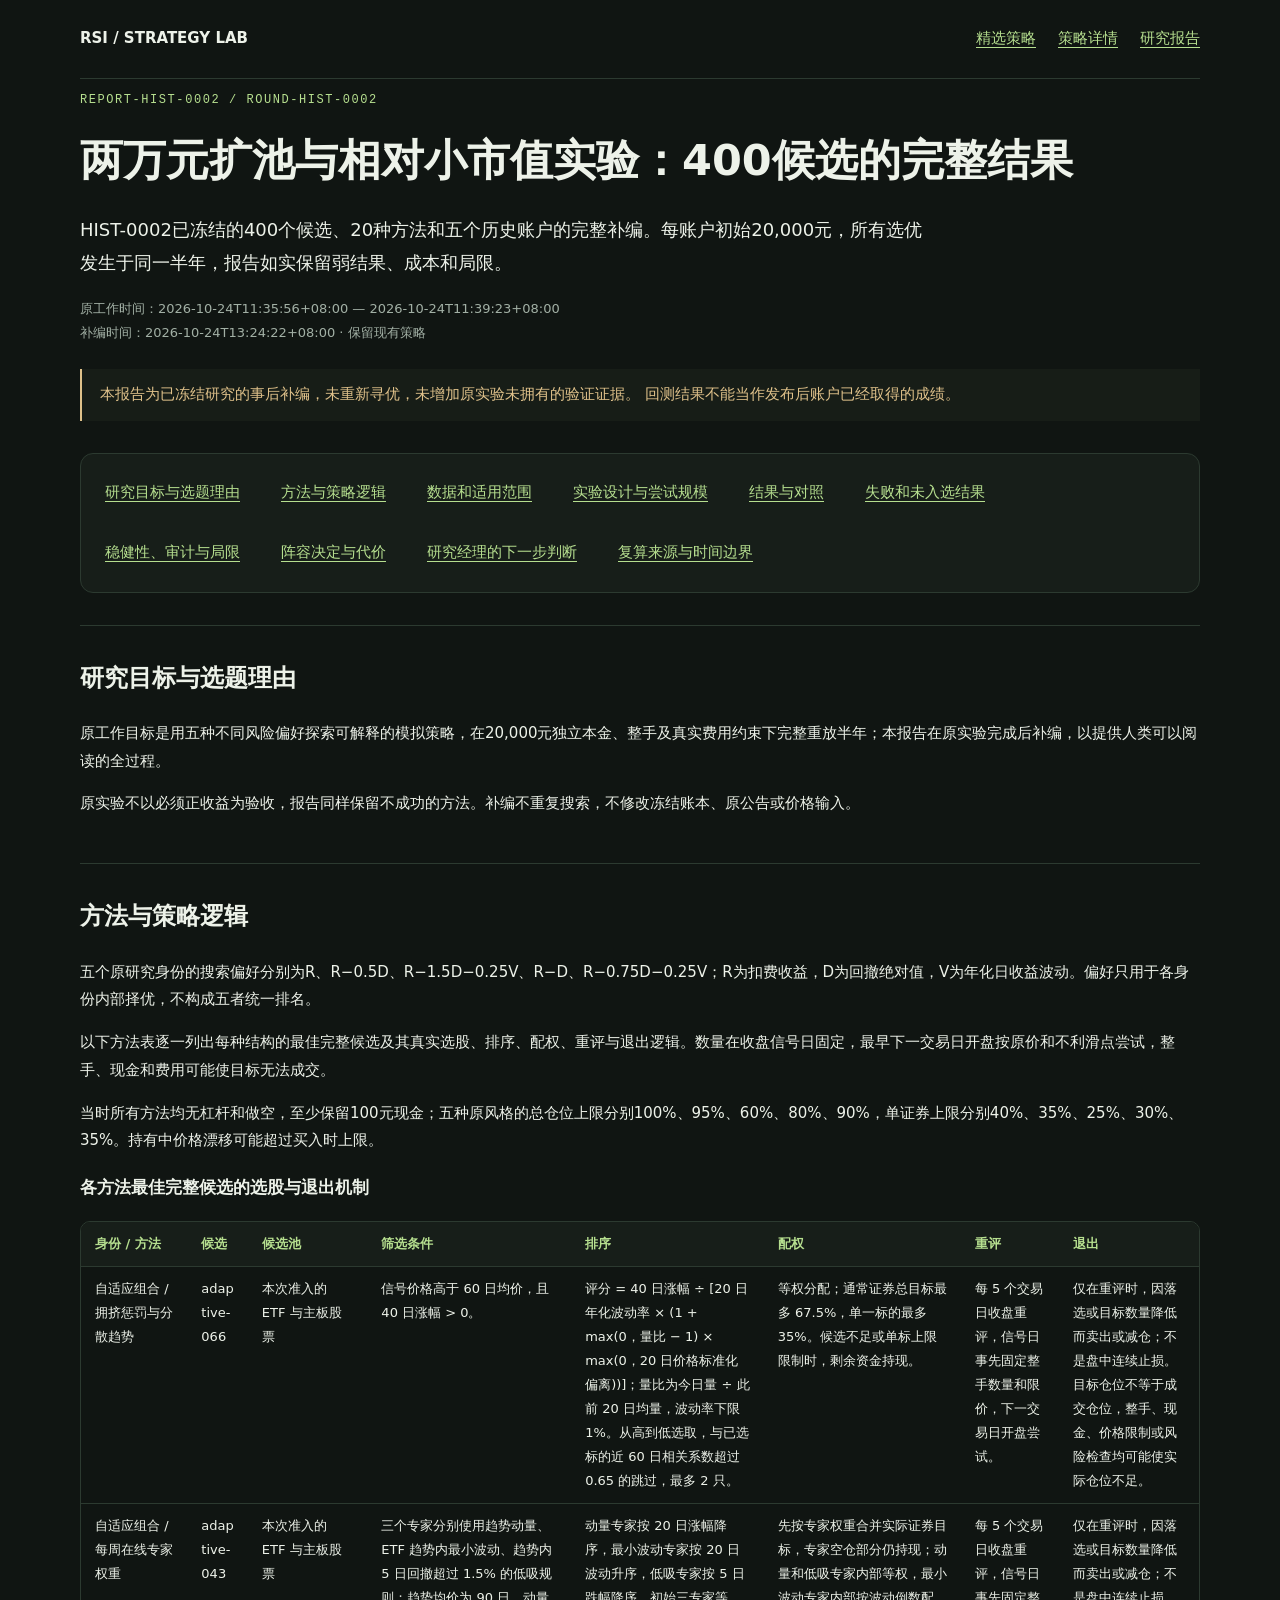
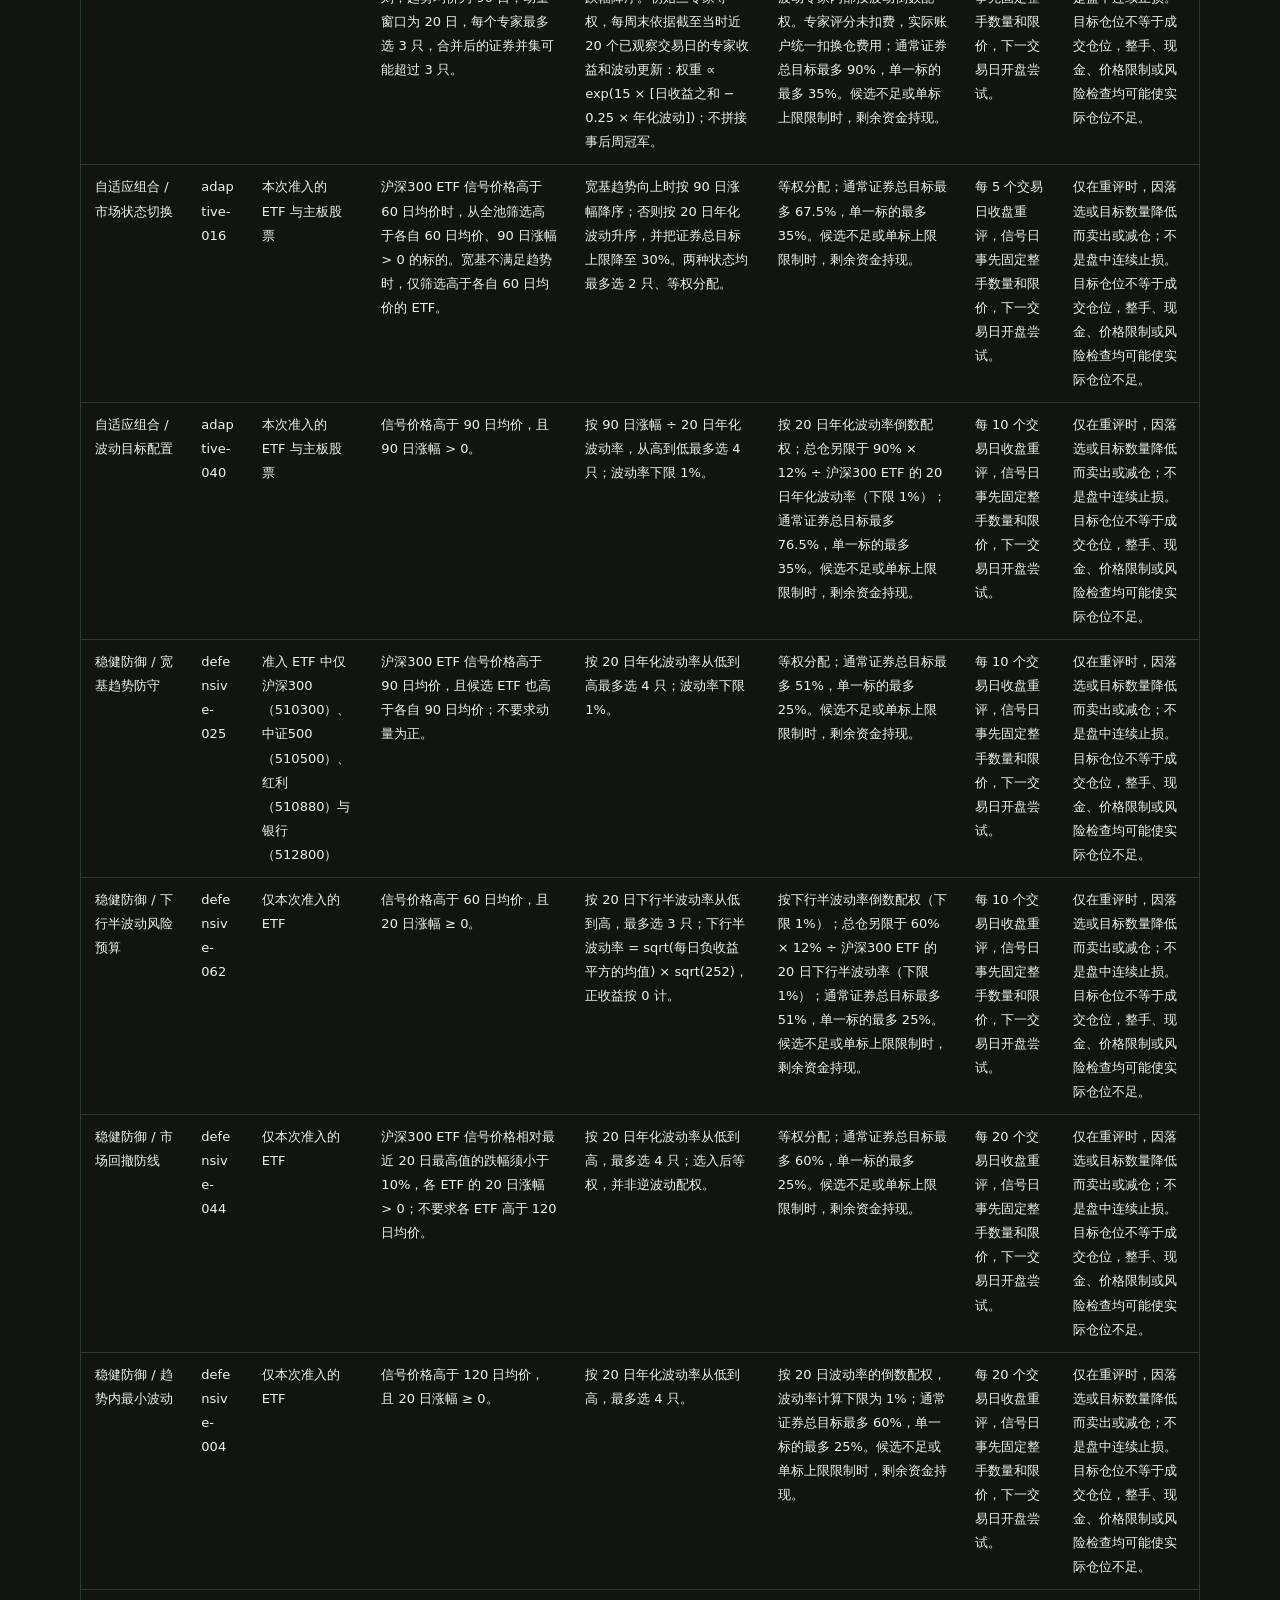
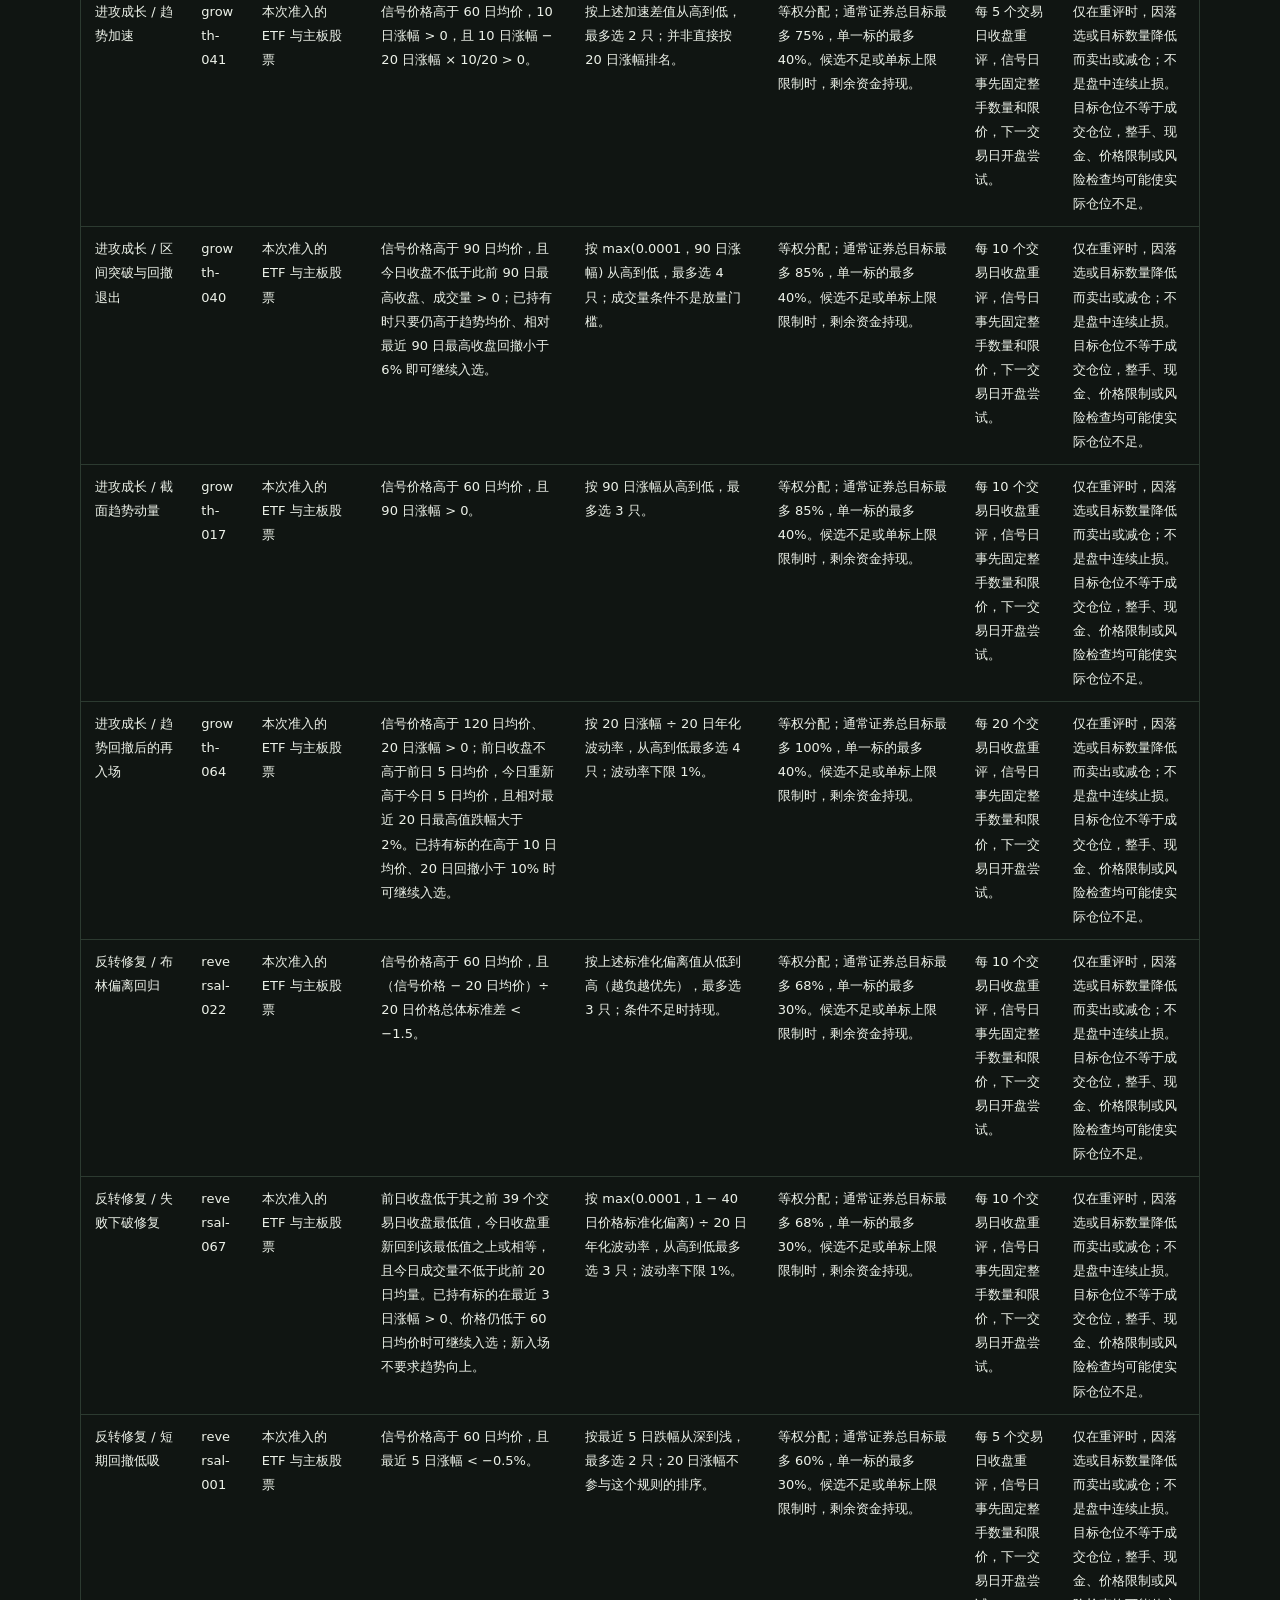
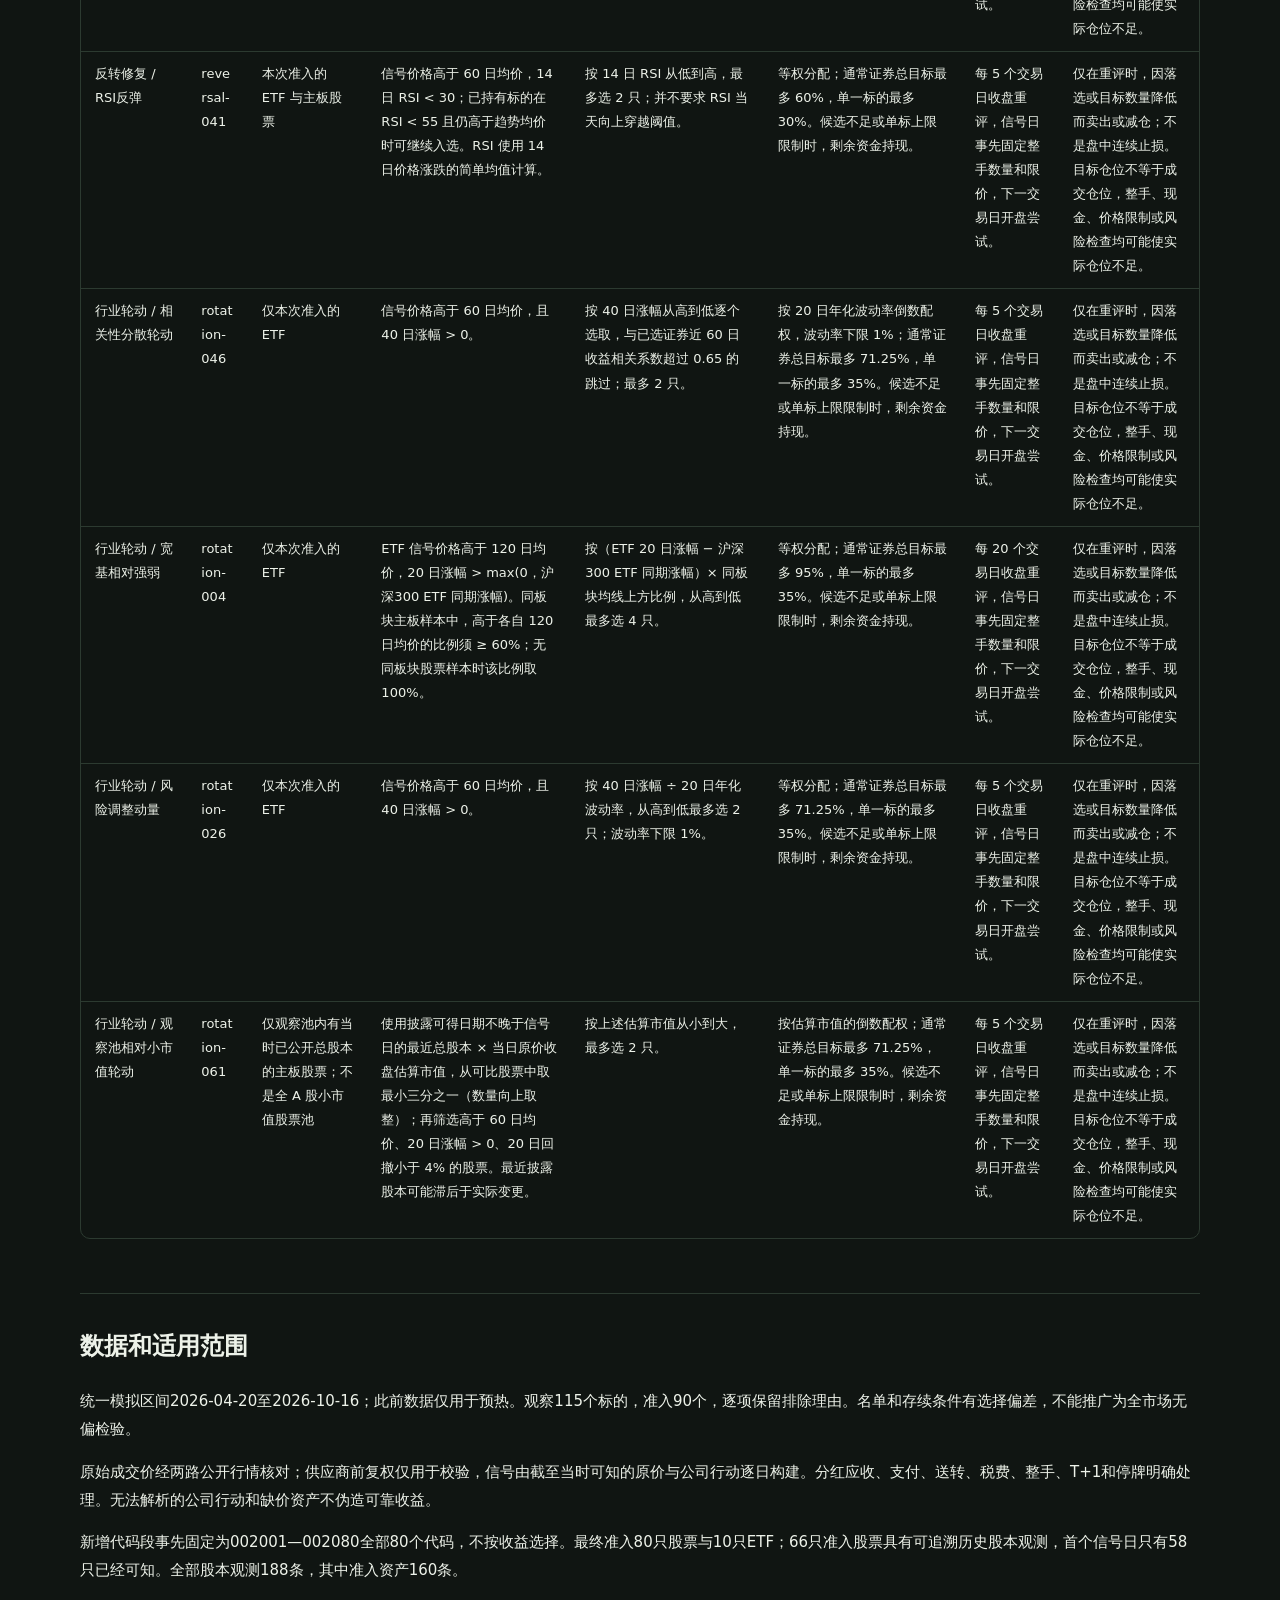
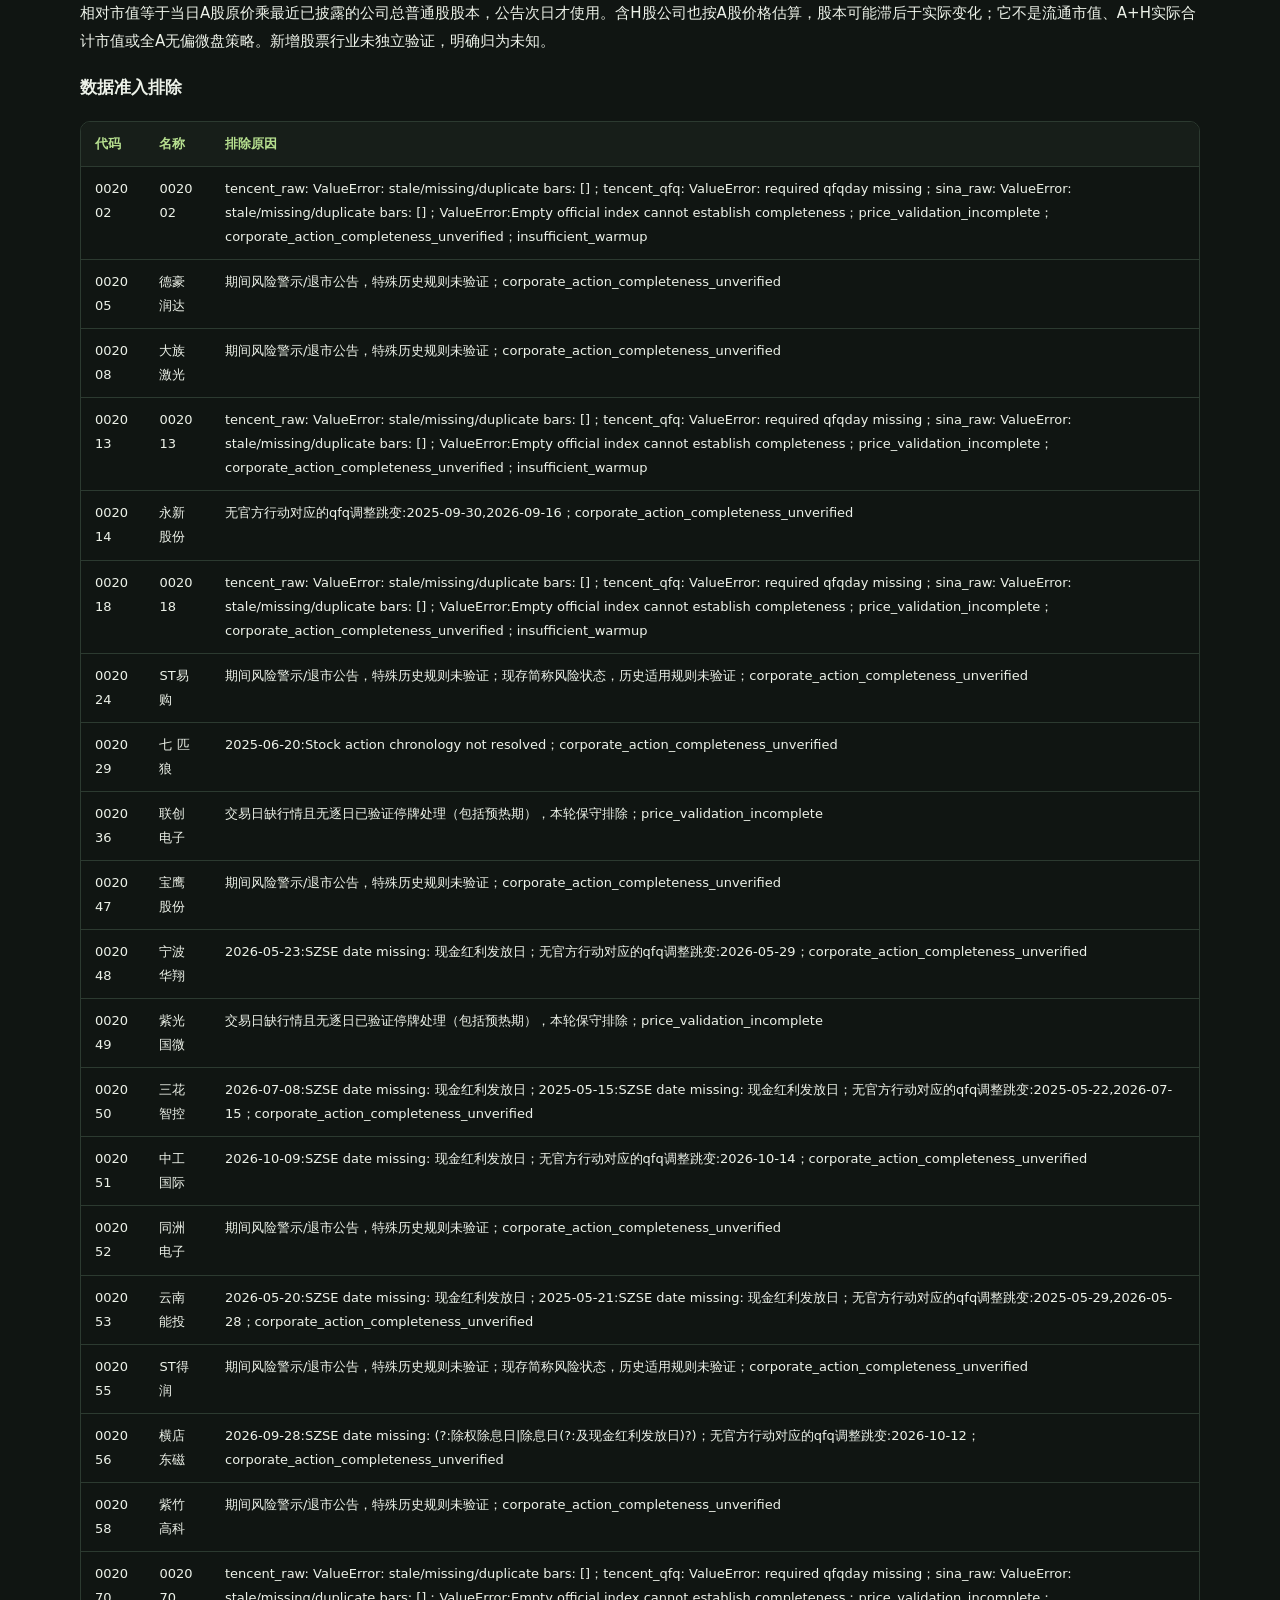
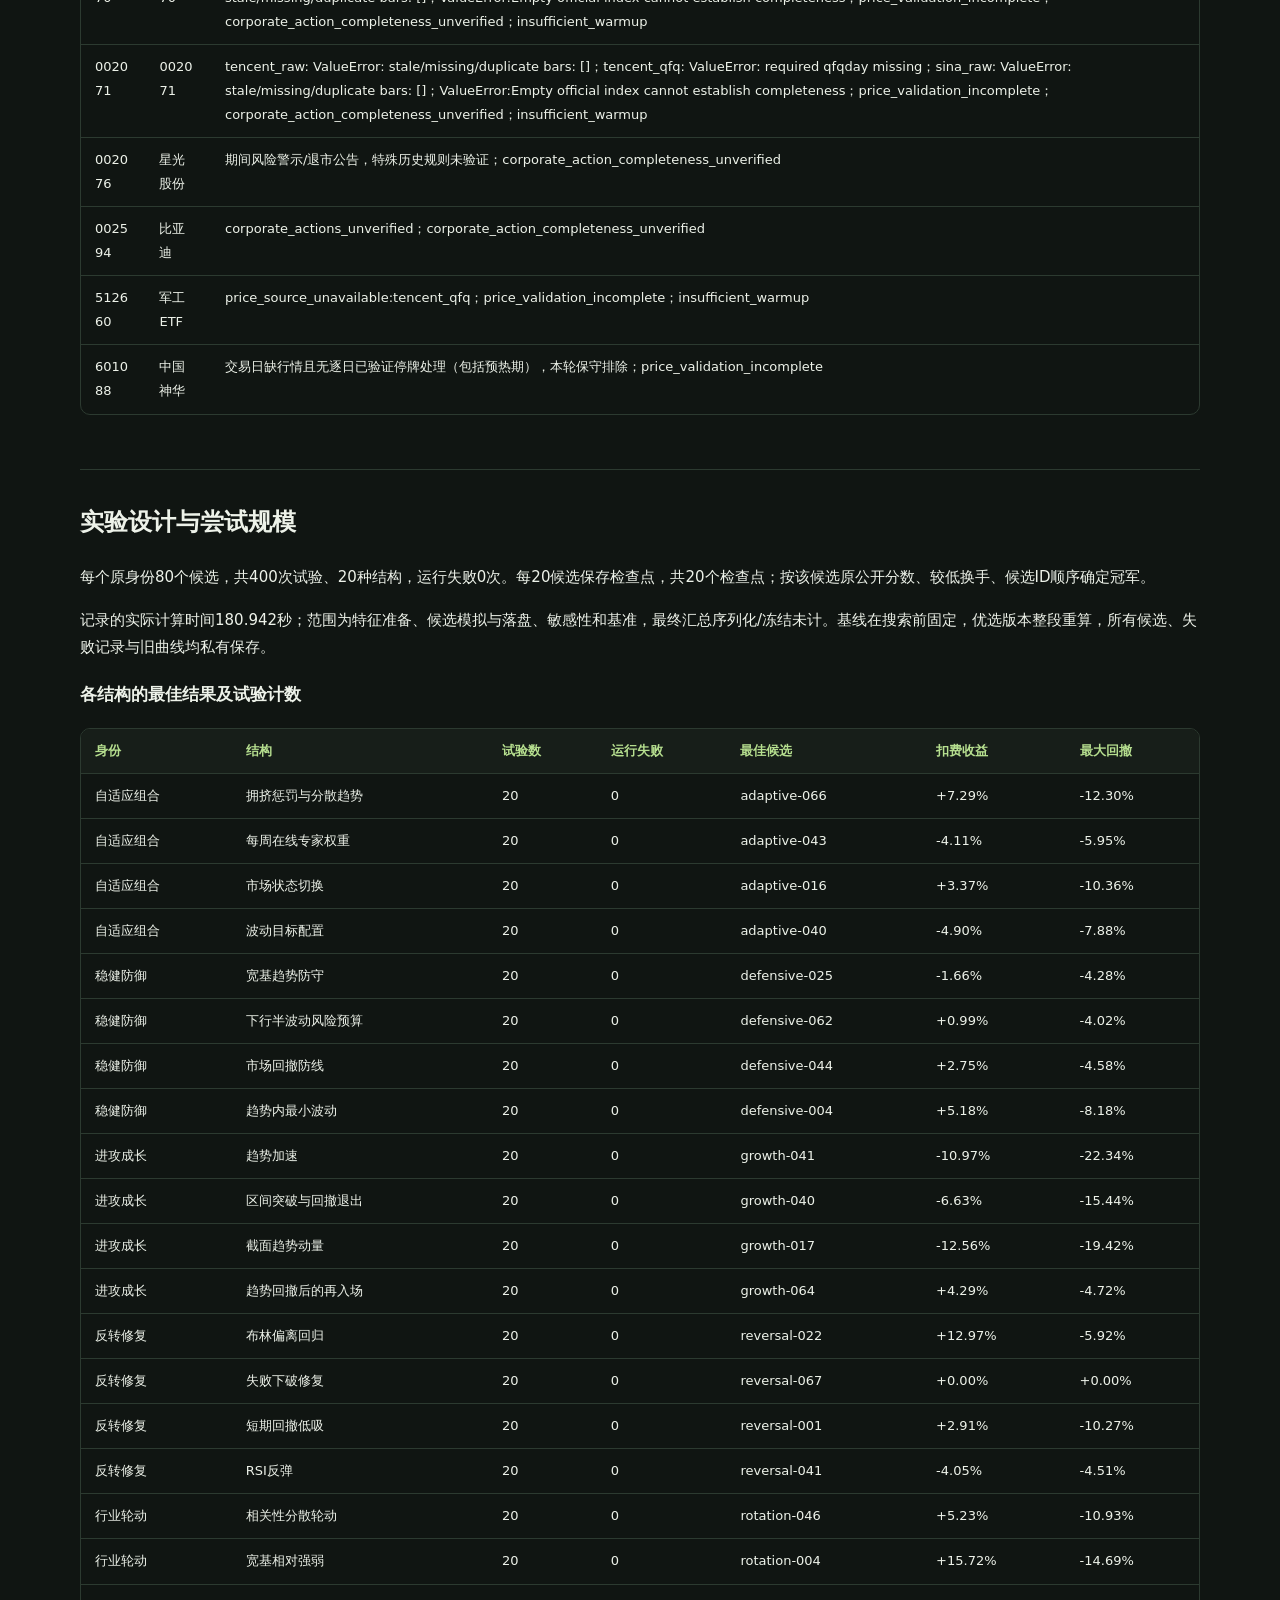
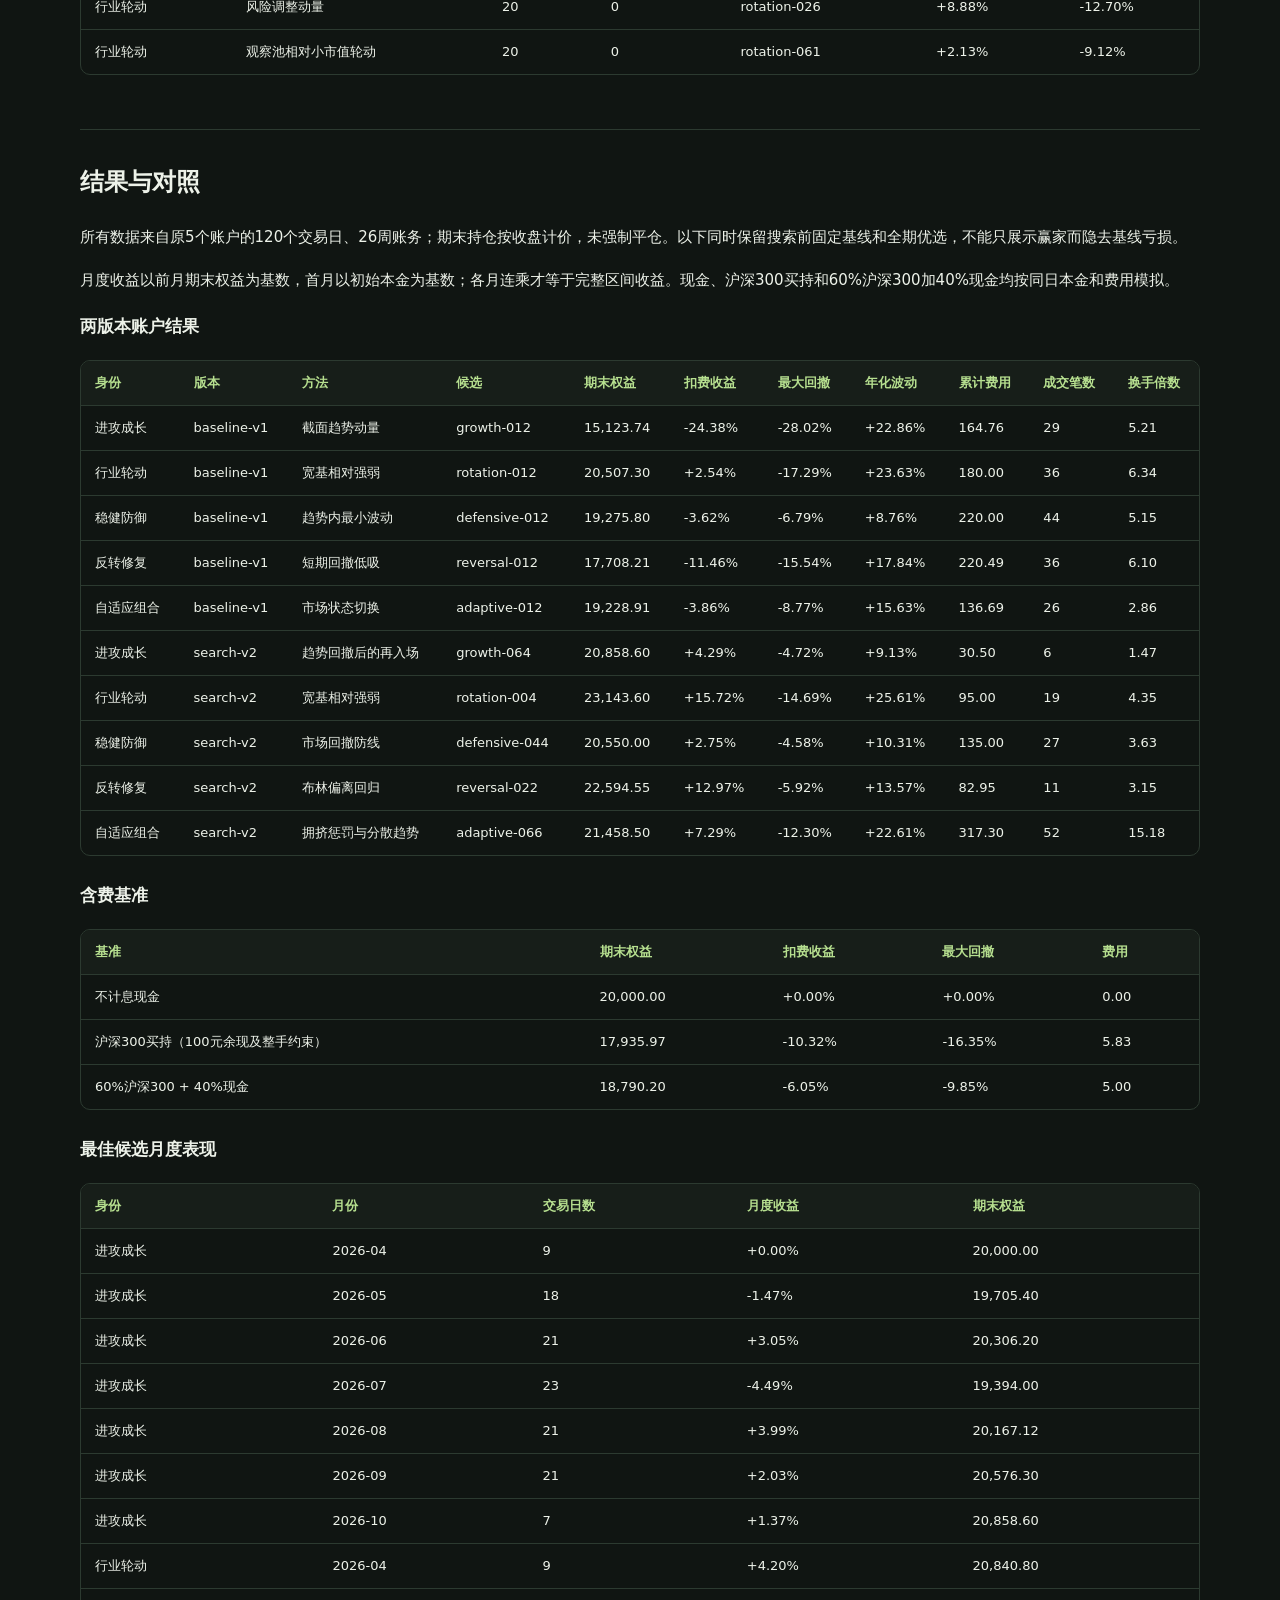
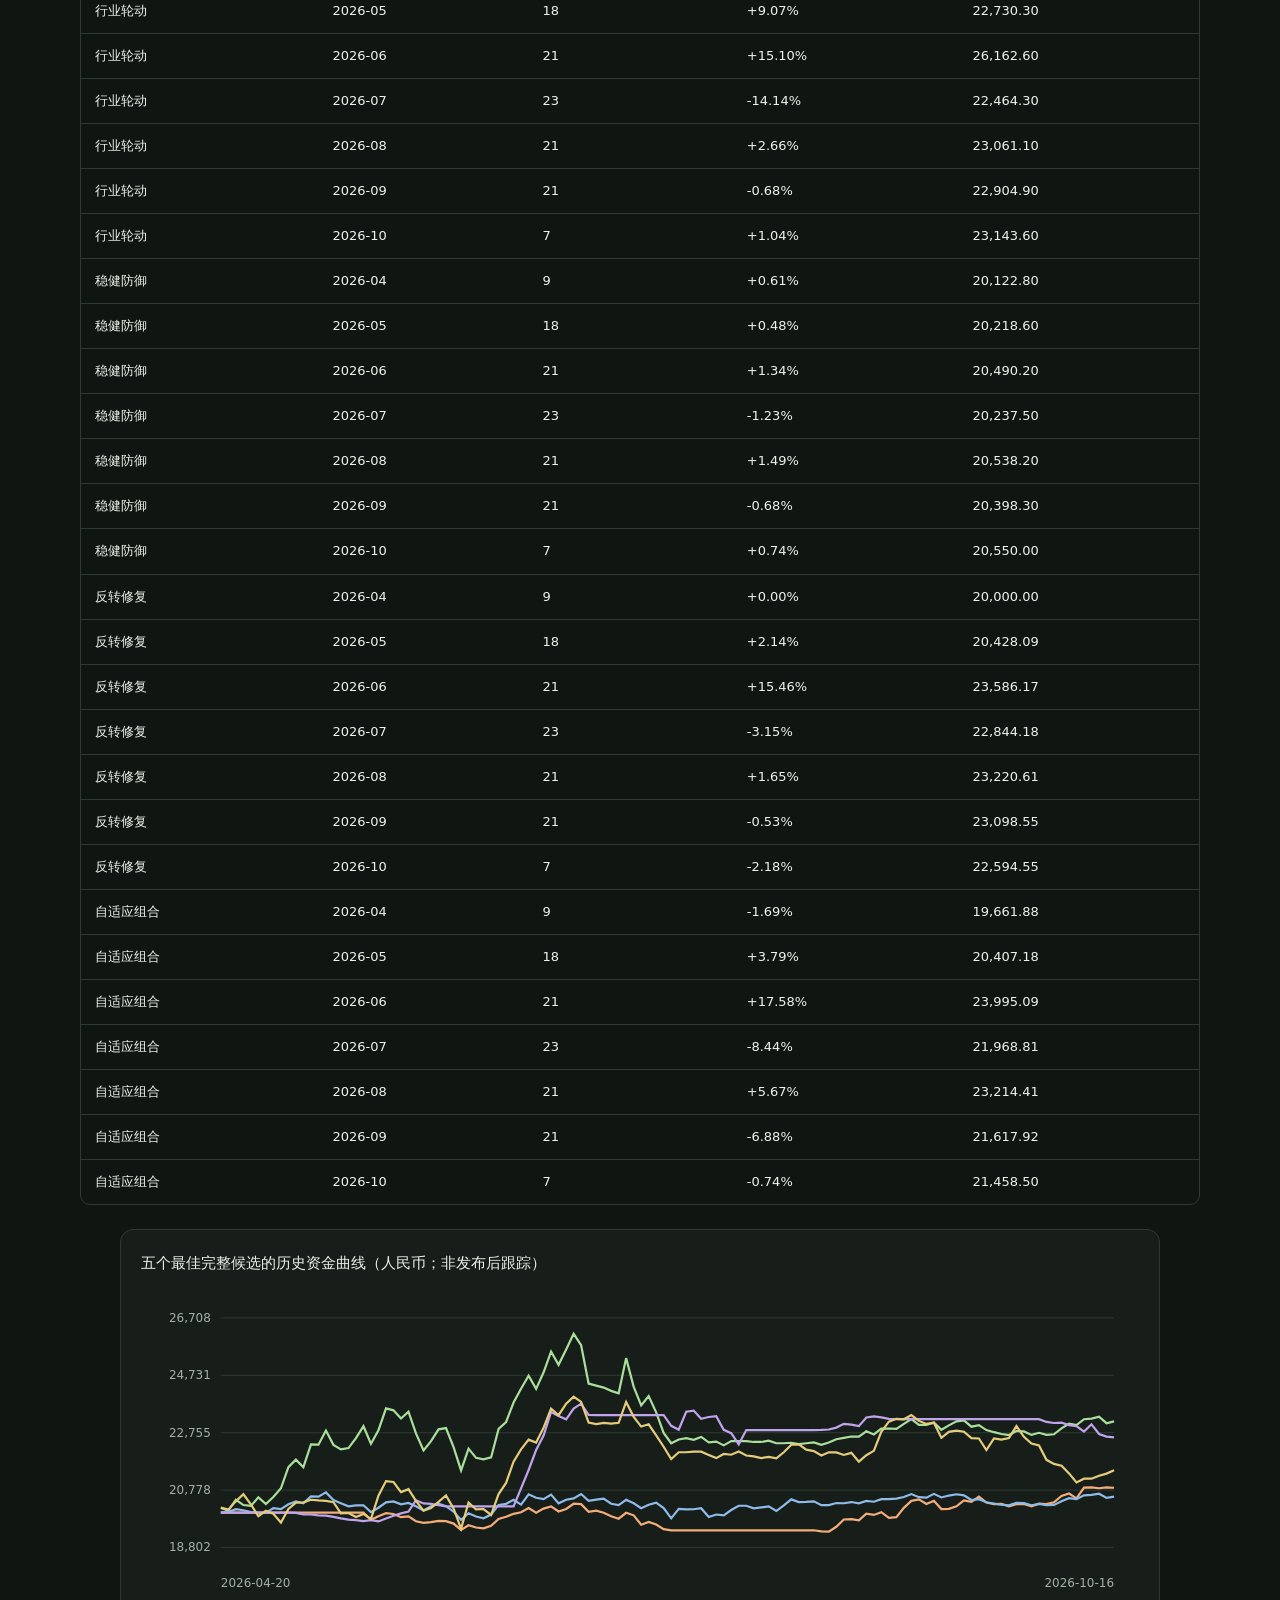
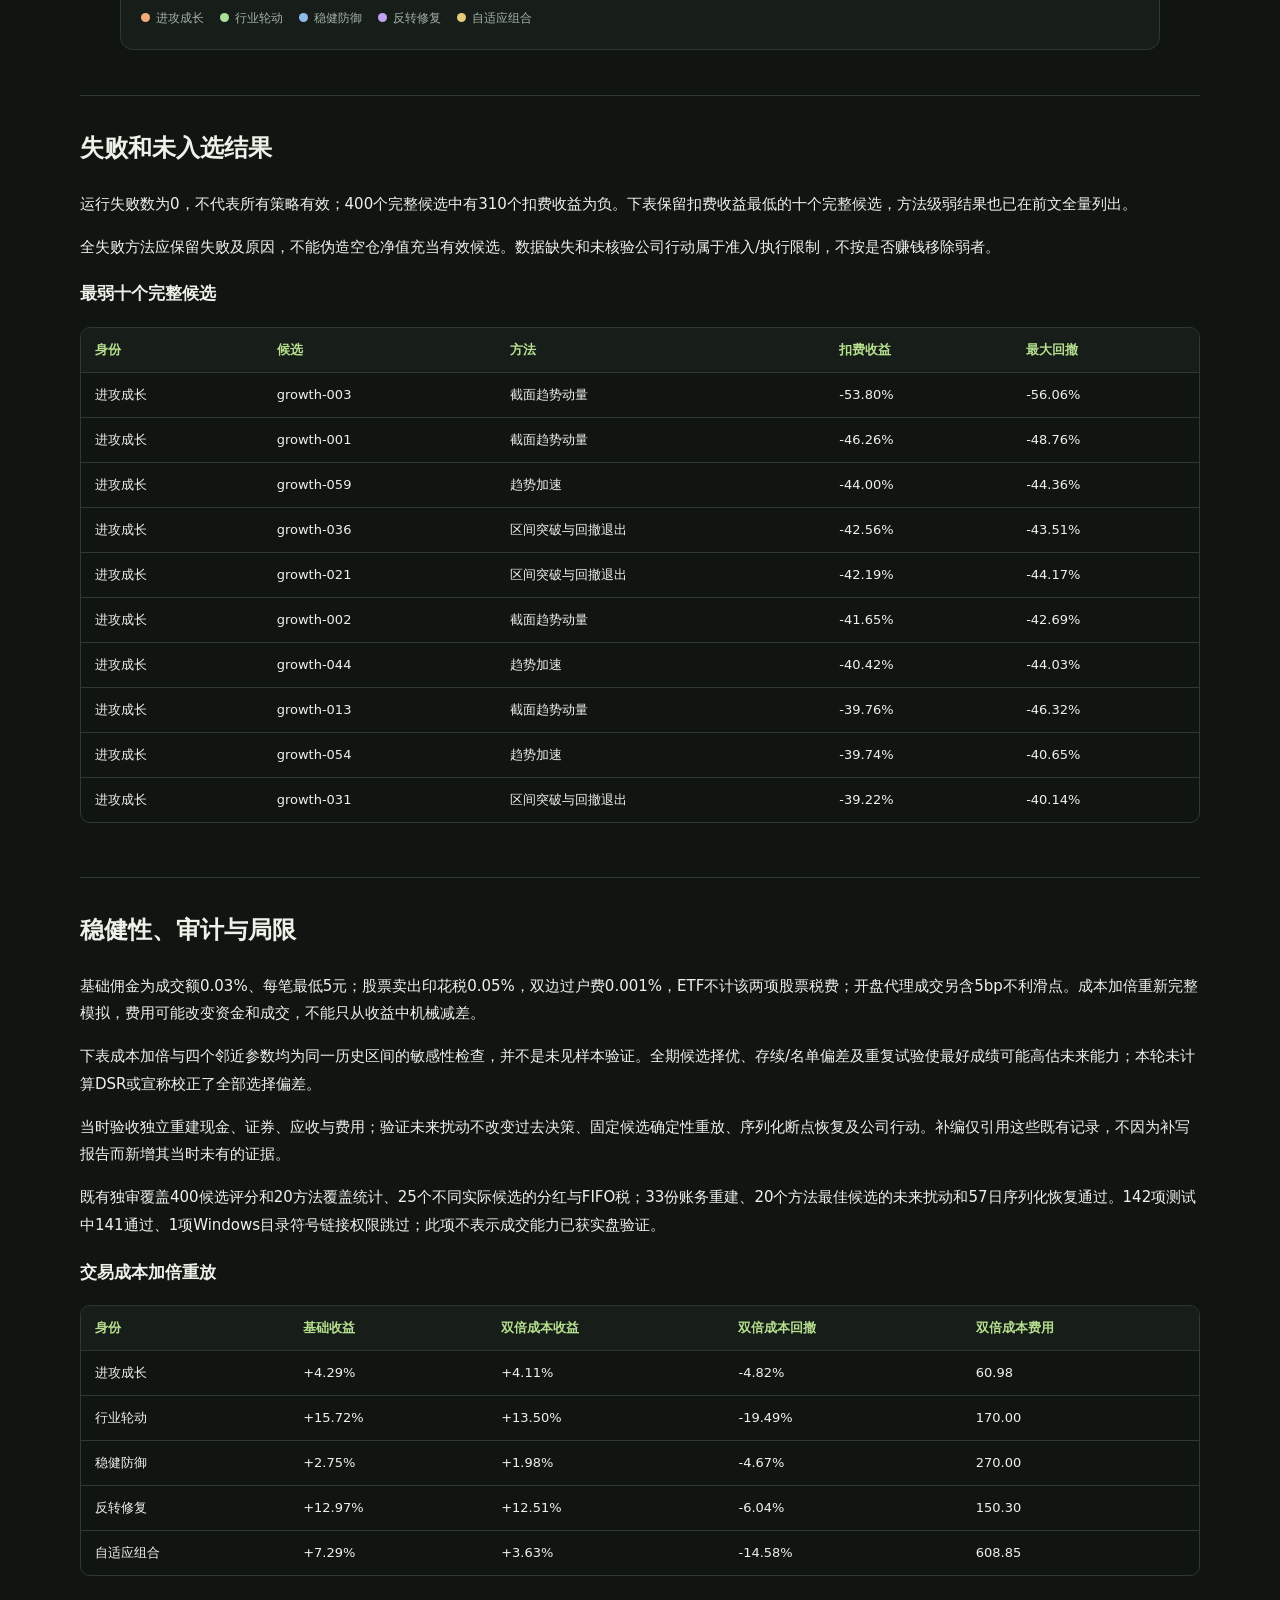
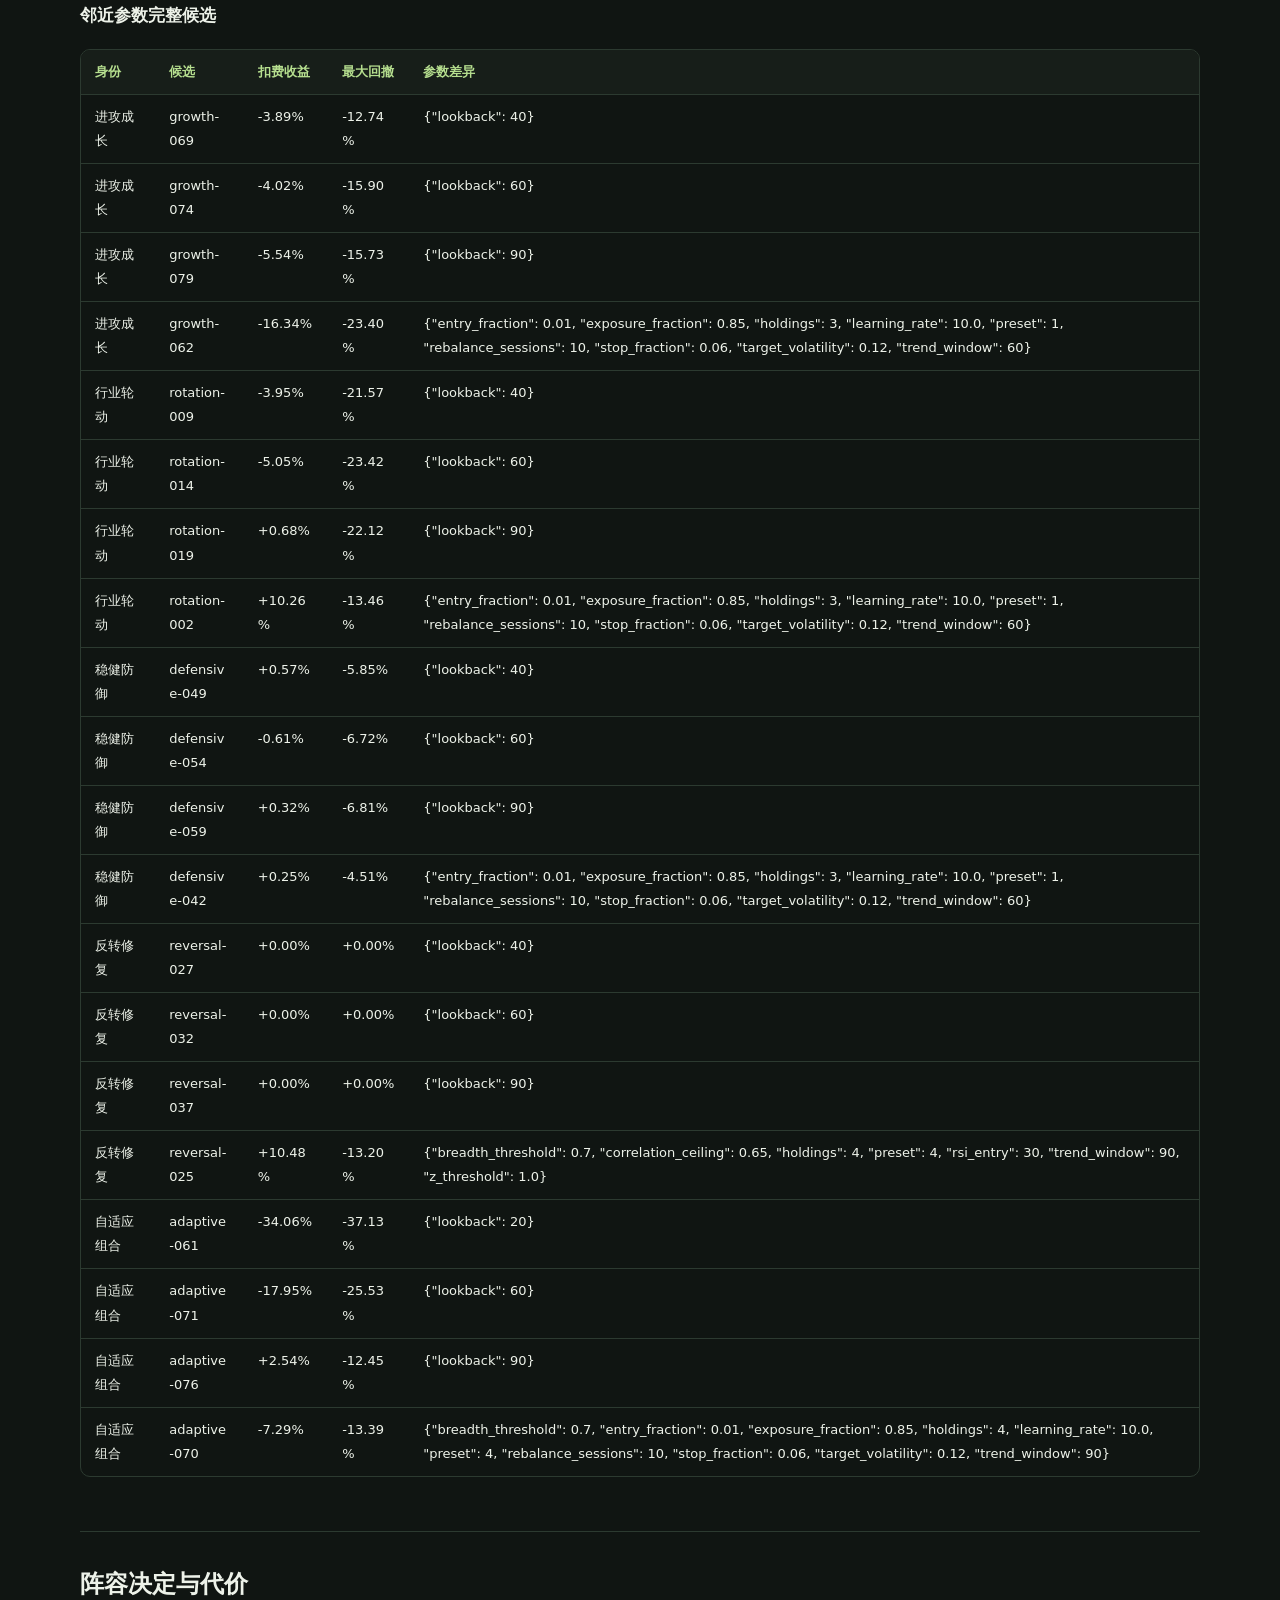
<file: research/reports/REPORT-HIST-0002.html>
<!doctype html><html lang="zh-CN"><head><meta charset="utf-8"><meta name="viewport" content="width=device-width,initial-scale=1"><title>两万元扩池与相对小市值实验：400候选的完整结果 · RSI Research</title><style>
:root{color-scheme:dark;--bg:#101512;--panel:#171e19;--text:#edf2e9;--muted:#a2b0a5;--line:#2c3a30;--accent:#b6df8f}
*{box-sizing:border-box}body{margin:0;background:var(--bg);color:var(--text);font:15px/1.85 system-ui,"Microsoft YaHei",sans-serif}a{color:var(--accent);text-underline-offset:4px}header,main,footer{width:min(1120px,calc(100% - 40px));margin:auto}header{padding:25px 0;border-bottom:1px solid var(--line);display:flex;justify-content:space-between;gap:20px;flex-wrap:wrap}nav{display:flex;gap:22px;flex-wrap:wrap}h1{font-size:clamp(28px,5vw,43px);line-height:1.3;margin:24px 0}h2{font-size:24px;margin:0 0 20px}h3{font-size:17px}.eyebrow{color:var(--accent);font:12px/1.5 monospace;letter-spacing:.13em}.meta,.muted{color:var(--muted);font-size:13px}.summary{font-size:18px;max-width:850px}.disclosure{border-left:2px solid #dfc18a;padding:12px 18px;margin:24px 0;color:#dfc18a;background:#171d17}.section{border-top:1px solid var(--line);padding:30px 0;overflow-wrap:anywhere}.toc{background:var(--panel);border:1px solid var(--line);border-radius:13px;padding:20px 24px;margin:32px 0}.toc a{display:inline-block;margin:5px 19px 5px 0}.table-wrap{overflow-x:auto;max-width:100%;border:1px solid var(--line);border-radius:10px;margin:16px 0 24px}table{border-collapse:collapse;width:100%;min-width:600px;font-size:13px}th,td{text-align:left;padding:10px 14px;border-bottom:1px solid var(--line);vertical-align:top}th{color:var(--accent);background:var(--panel);white-space:nowrap}tr:last-child td{border:0}.plot{border:1px solid var(--line);border-radius:13px;padding:20px;background:var(--panel)}svg{width:100%;height:auto;display:block}.legend{font-size:12px;color:var(--muted);display:flex;gap:16px;flex-wrap:wrap}.legend span:before{content:"";width:9px;height:9px;display:inline-block;border-radius:50%;background:var(--color);margin-right:6px}.report-list{display:grid;gap:20px}.report-card{border:1px solid var(--line);border-radius:12px;padding:22px;background:var(--panel)}.report-card h2{font-size:22px}.pill{font-size:12px;color:#dfc18a}footer{border-top:1px solid var(--line);padding:25px 0 45px;color:var(--muted);font-size:12px;margin-top:25px}@media(max-width:600px){header,main,footer{width:calc(100% - 32px)}header{font-size:13px}nav{gap:15px}.summary{font-size:16px}.section{padding:24px 0}.toc{padding:16px}.plot{padding:12px}h2{font-size:21px}}
</style></head><body><header><strong>RSI / STRATEGY LAB</strong><nav><a href="../../index.html">精选策略</a><a href="../../report.html">策略详情</a><a href="index.html">研究报告</a></nav></header><main><p class="eyebrow">REPORT-HIST-0002 / ROUND-HIST-0002</p><h1>两万元扩池与相对小市值实验：400候选的完整结果</h1><p class="summary">HIST-0002已冻结的400个候选、20种方法和五个历史账户的完整补编。每账户初始20,000元，所有选优发生于同一半年，报告如实保留弱结果、成本和局限。</p><p class="meta">原工作时间：2026-10-24T11:35:56+08:00 — 2026-10-24T11:39:23+08:00<br>补编时间：2026-10-24T13:24:22+08:00 · 保留现有策略</p><div class="disclosure">本报告为已冻结研究的事后补编，未重新寻优，未增加原实验未拥有的验证证据。 回测结果不能当作发布后账户已经取得的成绩。</div><nav class="toc" aria-label="报告目录"><a href="#objective">研究目标与选题理由</a><a href="#method">方法与策略逻辑</a><a href="#data">数据和适用范围</a><a href="#experiment">实验设计与尝试规模</a><a href="#results">结果与对照</a><a href="#failures">失败和未入选结果</a><a href="#robustness">稳健性、审计与局限</a><a href="#decision">阵容决定与代价</a><a href="#next_steps">研究经理的下一步判断</a><a href="#reproduction">复算来源与时间边界</a></nav><section class="section" id="objective"><h2>研究目标与选题理由</h2><p>原工作目标是用五种不同风险偏好探索可解释的模拟策略，在20,000元独立本金、整手及真实费用约束下完整重放半年；本报告在原实验完成后补编，以提供人类可以阅读的全过程。</p><p>原实验不以必须正收益为验收，报告同样保留不成功的方法。补编不重复搜索，不修改冻结账本、原公告或价格输入。</p></section><section class="section" id="method"><h2>方法与策略逻辑</h2><p>五个原研究身份的搜索偏好分别为R、R−0.5D、R−1.5D−0.25V、R−D、R−0.75D−0.25V；R为扣费收益，D为回撤绝对值，V为年化日收益波动。偏好只用于各身份内部择优，不构成五者统一排名。</p><p>以下方法表逐一列出每种结构的最佳完整候选及其真实选股、排序、配权、重评与退出逻辑。数量在收盘信号日固定，最早下一交易日开盘按原价和不利滑点尝试，整手、现金和费用可能使目标无法成交。</p><p>当时所有方法均无杠杆和做空，至少保留100元现金；五种原风格的总仓位上限分别100%、95%、60%、80%、90%，单证券上限分别40%、35%、25%、30%、35%。持有中价格漂移可能超过买入时上限。</p><h3>各方法最佳完整候选的选股与退出机制</h3><div class="table-wrap"><table><thead><tr><th>身份 / 方法</th><th>候选</th><th>候选池</th><th>筛选条件</th><th>排序</th><th>配权</th><th>重评</th><th>退出</th></tr></thead><tbody><tr><td>自适应组合 / 拥挤惩罚与分散趋势</td><td>adaptive-066</td><td>本次准入的 ETF 与主板股票</td><td>信号价格高于 60 日均价，且 40 日涨幅 &gt; 0。</td><td>评分 = 40 日涨幅 ÷ [20 日年化波动率 × (1 + max(0，量比 − 1) × max(0，20 日价格标准化偏离))]；量比为今日量 ÷ 此前 20 日均量，波动率下限 1%。从高到低选取，与已选标的近 60 日相关系数超过 0.65 的跳过，最多 2 只。</td><td>等权分配；通常证券总目标最多 67.5%，单一标的最多 35%。候选不足或单标上限限制时，剩余资金持现。</td><td>每 5 个交易日收盘重评，信号日事先固定整手数量和限价，下一交易日开盘尝试。</td><td>仅在重评时，因落选或目标数量降低而卖出或减仓；不是盘中连续止损。目标仓位不等于成交仓位，整手、现金、价格限制或风险检查均可能使实际仓位不足。</td></tr><tr><td>自适应组合 / 每周在线专家权重</td><td>adaptive-043</td><td>本次准入的 ETF 与主板股票</td><td>三个专家分别使用趋势动量、ETF 趋势内最小波动、趋势内 5 日回撤超过 1.5% 的低吸规则；趋势均价为 90 日，动量窗口为 20 日，每个专家最多选 3 只，合并后的证券并集可能超过 3 只。</td><td>动量专家按 20 日涨幅降序，最小波动专家按 20 日波动升序，低吸专家按 5 日跌幅降序。初始三专家等权，每周末依据截至当时近 20 个已观察交易日的专家收益和波动更新：权重 ∝ exp(15 × [日收益之和 − 0.25 × 年化波动])；不拼接事后周冠军。</td><td>先按专家权重合并实际证券目标，专家空仓部分仍持现；动量和低吸专家内部等权，最小波动专家内部按波动倒数配权。专家评分未扣费，实际账户统一扣换仓费用；通常证券总目标最多 90%，单一标的最多 35%。候选不足或单标上限限制时，剩余资金持现。</td><td>每 5 个交易日收盘重评，信号日事先固定整手数量和限价，下一交易日开盘尝试。</td><td>仅在重评时，因落选或目标数量降低而卖出或减仓；不是盘中连续止损。目标仓位不等于成交仓位，整手、现金、价格限制或风险检查均可能使实际仓位不足。</td></tr><tr><td>自适应组合 / 市场状态切换</td><td>adaptive-016</td><td>本次准入的 ETF 与主板股票</td><td>沪深300 ETF 信号价格高于 60 日均价时，从全池筛选高于各自 60 日均价、90 日涨幅 &gt; 0 的标的。宽基不满足趋势时，仅筛选高于各自 60 日均价的 ETF。</td><td>宽基趋势向上时按 90 日涨幅降序；否则按 20 日年化波动升序，并把证券总目标上限降至 30%。两种状态均最多选 2 只、等权分配。</td><td>等权分配；通常证券总目标最多 67.5%，单一标的最多 35%。候选不足或单标上限限制时，剩余资金持现。</td><td>每 5 个交易日收盘重评，信号日事先固定整手数量和限价，下一交易日开盘尝试。</td><td>仅在重评时，因落选或目标数量降低而卖出或减仓；不是盘中连续止损。目标仓位不等于成交仓位，整手、现金、价格限制或风险检查均可能使实际仓位不足。</td></tr><tr><td>自适应组合 / 波动目标配置</td><td>adaptive-040</td><td>本次准入的 ETF 与主板股票</td><td>信号价格高于 90 日均价，且 90 日涨幅 &gt; 0。</td><td>按 90 日涨幅 ÷ 20 日年化波动率，从高到低最多选 4 只；波动率下限 1%。</td><td>按 20 日年化波动率倒数配权；总仓另限于 90% × 12% ÷ 沪深300 ETF 的 20 日年化波动率（下限 1%）；通常证券总目标最多 76.5%，单一标的最多 35%。候选不足或单标上限限制时，剩余资金持现。</td><td>每 10 个交易日收盘重评，信号日事先固定整手数量和限价，下一交易日开盘尝试。</td><td>仅在重评时，因落选或目标数量降低而卖出或减仓；不是盘中连续止损。目标仓位不等于成交仓位，整手、现金、价格限制或风险检查均可能使实际仓位不足。</td></tr><tr><td>稳健防御 / 宽基趋势防守</td><td>defensive-025</td><td>准入 ETF 中仅沪深300（510300）、中证500（510500）、红利（510880）与银行（512800）</td><td>沪深300 ETF 信号价格高于 90 日均价，且候选 ETF 也高于各自 90 日均价；不要求动量为正。</td><td>按 20 日年化波动率从低到高最多选 4 只；波动率下限 1%。</td><td>等权分配；通常证券总目标最多 51%，单一标的最多 25%。候选不足或单标上限限制时，剩余资金持现。</td><td>每 10 个交易日收盘重评，信号日事先固定整手数量和限价，下一交易日开盘尝试。</td><td>仅在重评时，因落选或目标数量降低而卖出或减仓；不是盘中连续止损。目标仓位不等于成交仓位，整手、现金、价格限制或风险检查均可能使实际仓位不足。</td></tr><tr><td>稳健防御 / 下行半波动风险预算</td><td>defensive-062</td><td>仅本次准入的 ETF</td><td>信号价格高于 60 日均价，且 20 日涨幅 ≥ 0。</td><td>按 20 日下行半波动率从低到高，最多选 3 只；下行半波动率 = sqrt(每日负收益平方的均值) × sqrt(252)，正收益按 0 计。</td><td>按下行半波动率倒数配权（下限 1%）；总仓另限于 60% × 12% ÷ 沪深300 ETF 的 20 日下行半波动率（下限 1%）；通常证券总目标最多 51%，单一标的最多 25%。候选不足或单标上限限制时，剩余资金持现。</td><td>每 10 个交易日收盘重评，信号日事先固定整手数量和限价，下一交易日开盘尝试。</td><td>仅在重评时，因落选或目标数量降低而卖出或减仓；不是盘中连续止损。目标仓位不等于成交仓位，整手、现金、价格限制或风险检查均可能使实际仓位不足。</td></tr><tr><td>稳健防御 / 市场回撤防线</td><td>defensive-044</td><td>仅本次准入的 ETF</td><td>沪深300 ETF 信号价格相对最近 20 日最高值的跌幅须小于 10%，各 ETF 的 20 日涨幅 &gt; 0；不要求各 ETF 高于 120 日均价。</td><td>按 20 日年化波动率从低到高，最多选 4 只；选入后等权，并非逆波动配权。</td><td>等权分配；通常证券总目标最多 60%，单一标的最多 25%。候选不足或单标上限限制时，剩余资金持现。</td><td>每 20 个交易日收盘重评，信号日事先固定整手数量和限价，下一交易日开盘尝试。</td><td>仅在重评时，因落选或目标数量降低而卖出或减仓；不是盘中连续止损。目标仓位不等于成交仓位，整手、现金、价格限制或风险检查均可能使实际仓位不足。</td></tr><tr><td>稳健防御 / 趋势内最小波动</td><td>defensive-004</td><td>仅本次准入的 ETF</td><td>信号价格高于 120 日均价，且 20 日涨幅 ≥ 0。</td><td>按 20 日年化波动率从低到高，最多选 4 只。</td><td>按 20 日波动率的倒数配权，波动率计算下限为 1%；通常证券总目标最多 60%，单一标的最多 25%。候选不足或单标上限限制时，剩余资金持现。</td><td>每 20 个交易日收盘重评，信号日事先固定整手数量和限价，下一交易日开盘尝试。</td><td>仅在重评时，因落选或目标数量降低而卖出或减仓；不是盘中连续止损。目标仓位不等于成交仓位，整手、现金、价格限制或风险检查均可能使实际仓位不足。</td></tr><tr><td>进攻成长 / 趋势加速</td><td>growth-041</td><td>本次准入的 ETF 与主板股票</td><td>信号价格高于 60 日均价，10 日涨幅 &gt; 0，且 10 日涨幅 − 20 日涨幅 × 10/20 &gt; 0。</td><td>按上述加速差值从高到低，最多选 2 只；并非直接按 20 日涨幅排名。</td><td>等权分配；通常证券总目标最多 75%，单一标的最多 40%。候选不足或单标上限限制时，剩余资金持现。</td><td>每 5 个交易日收盘重评，信号日事先固定整手数量和限价，下一交易日开盘尝试。</td><td>仅在重评时，因落选或目标数量降低而卖出或减仓；不是盘中连续止损。目标仓位不等于成交仓位，整手、现金、价格限制或风险检查均可能使实际仓位不足。</td></tr><tr><td>进攻成长 / 区间突破与回撤退出</td><td>growth-040</td><td>本次准入的 ETF 与主板股票</td><td>信号价格高于 90 日均价，且今日收盘不低于此前 90 日最高收盘、成交量 &gt; 0；已持有时只要仍高于趋势均价、相对最近 90 日最高收盘回撤小于 6% 即可继续入选。</td><td>按 max(0.0001，90 日涨幅) 从高到低，最多选 4 只；成交量条件不是放量门槛。</td><td>等权分配；通常证券总目标最多 85%，单一标的最多 40%。候选不足或单标上限限制时，剩余资金持现。</td><td>每 10 个交易日收盘重评，信号日事先固定整手数量和限价，下一交易日开盘尝试。</td><td>仅在重评时，因落选或目标数量降低而卖出或减仓；不是盘中连续止损。目标仓位不等于成交仓位，整手、现金、价格限制或风险检查均可能使实际仓位不足。</td></tr><tr><td>进攻成长 / 截面趋势动量</td><td>growth-017</td><td>本次准入的 ETF 与主板股票</td><td>信号价格高于 60 日均价，且 90 日涨幅 &gt; 0。</td><td>按 90 日涨幅从高到低，最多选 3 只。</td><td>等权分配；通常证券总目标最多 85%，单一标的最多 40%。候选不足或单标上限限制时，剩余资金持现。</td><td>每 10 个交易日收盘重评，信号日事先固定整手数量和限价，下一交易日开盘尝试。</td><td>仅在重评时，因落选或目标数量降低而卖出或减仓；不是盘中连续止损。目标仓位不等于成交仓位，整手、现金、价格限制或风险检查均可能使实际仓位不足。</td></tr><tr><td>进攻成长 / 趋势回撤后的再入场</td><td>growth-064</td><td>本次准入的 ETF 与主板股票</td><td>信号价格高于 120 日均价、20 日涨幅 &gt; 0；前日收盘不高于前日 5 日均价，今日重新高于今日 5 日均价，且相对最近 20 日最高值跌幅大于 2%。已持有标的在高于 10 日均价、20 日回撤小于 10% 时可继续入选。</td><td>按 20 日涨幅 ÷ 20 日年化波动率，从高到低最多选 4 只；波动率下限 1%。</td><td>等权分配；通常证券总目标最多 100%，单一标的最多 40%。候选不足或单标上限限制时，剩余资金持现。</td><td>每 20 个交易日收盘重评，信号日事先固定整手数量和限价，下一交易日开盘尝试。</td><td>仅在重评时，因落选或目标数量降低而卖出或减仓；不是盘中连续止损。目标仓位不等于成交仓位，整手、现金、价格限制或风险检查均可能使实际仓位不足。</td></tr><tr><td>反转修复 / 布林偏离回归</td><td>reversal-022</td><td>本次准入的 ETF 与主板股票</td><td>信号价格高于 60 日均价，且（信号价格 − 20 日均价）÷ 20 日价格总体标准差 &lt; −1.5。</td><td>按上述标准化偏离值从低到高（越负越优先），最多选 3 只；条件不足时持现。</td><td>等权分配；通常证券总目标最多 68%，单一标的最多 30%。候选不足或单标上限限制时，剩余资金持现。</td><td>每 10 个交易日收盘重评，信号日事先固定整手数量和限价，下一交易日开盘尝试。</td><td>仅在重评时，因落选或目标数量降低而卖出或减仓；不是盘中连续止损。目标仓位不等于成交仓位，整手、现金、价格限制或风险检查均可能使实际仓位不足。</td></tr><tr><td>反转修复 / 失败下破修复</td><td>reversal-067</td><td>本次准入的 ETF 与主板股票</td><td>前日收盘低于其之前 39 个交易日收盘最低值，今日收盘重新回到该最低值之上或相等，且今日成交量不低于此前 20 日均量。已持有标的在最近 3 日涨幅 &gt; 0、价格仍低于 60 日均价时可继续入选；新入场不要求趋势向上。</td><td>按 max(0.0001，1 − 40 日价格标准化偏离) ÷ 20 日年化波动率，从高到低最多选 3 只；波动率下限 1%。</td><td>等权分配；通常证券总目标最多 68%，单一标的最多 30%。候选不足或单标上限限制时，剩余资金持现。</td><td>每 10 个交易日收盘重评，信号日事先固定整手数量和限价，下一交易日开盘尝试。</td><td>仅在重评时，因落选或目标数量降低而卖出或减仓；不是盘中连续止损。目标仓位不等于成交仓位，整手、现金、价格限制或风险检查均可能使实际仓位不足。</td></tr><tr><td>反转修复 / 短期回撤低吸</td><td>reversal-001</td><td>本次准入的 ETF 与主板股票</td><td>信号价格高于 60 日均价，且最近 5 日涨幅 &lt; −0.5%。</td><td>按最近 5 日跌幅从深到浅，最多选 2 只；20 日涨幅不参与这个规则的排序。</td><td>等权分配；通常证券总目标最多 60%，单一标的最多 30%。候选不足或单标上限限制时，剩余资金持现。</td><td>每 5 个交易日收盘重评，信号日事先固定整手数量和限价，下一交易日开盘尝试。</td><td>仅在重评时，因落选或目标数量降低而卖出或减仓；不是盘中连续止损。目标仓位不等于成交仓位，整手、现金、价格限制或风险检查均可能使实际仓位不足。</td></tr><tr><td>反转修复 / RSI反弹</td><td>reversal-041</td><td>本次准入的 ETF 与主板股票</td><td>信号价格高于 60 日均价，14 日 RSI &lt; 30；已持有标的在 RSI &lt; 55 且仍高于趋势均价时可继续入选。RSI 使用 14 日价格涨跌的简单均值计算。</td><td>按 14 日 RSI 从低到高，最多选 2 只；并不要求 RSI 当天向上穿越阈值。</td><td>等权分配；通常证券总目标最多 60%，单一标的最多 30%。候选不足或单标上限限制时，剩余资金持现。</td><td>每 5 个交易日收盘重评，信号日事先固定整手数量和限价，下一交易日开盘尝试。</td><td>仅在重评时，因落选或目标数量降低而卖出或减仓；不是盘中连续止损。目标仓位不等于成交仓位，整手、现金、价格限制或风险检查均可能使实际仓位不足。</td></tr><tr><td>行业轮动 / 相关性分散轮动</td><td>rotation-046</td><td>仅本次准入的 ETF</td><td>信号价格高于 60 日均价，且 40 日涨幅 &gt; 0。</td><td>按 40 日涨幅从高到低逐个选取，与已选证券近 60 日收益相关系数超过 0.65 的跳过；最多 2 只。</td><td>按 20 日年化波动率倒数配权，波动率下限 1%；通常证券总目标最多 71.25%，单一标的最多 35%。候选不足或单标上限限制时，剩余资金持现。</td><td>每 5 个交易日收盘重评，信号日事先固定整手数量和限价，下一交易日开盘尝试。</td><td>仅在重评时，因落选或目标数量降低而卖出或减仓；不是盘中连续止损。目标仓位不等于成交仓位，整手、现金、价格限制或风险检查均可能使实际仓位不足。</td></tr><tr><td>行业轮动 / 宽基相对强弱</td><td>rotation-004</td><td>仅本次准入的 ETF</td><td>ETF 信号价格高于 120 日均价，20 日涨幅 &gt; max(0，沪深300 ETF 同期涨幅)。同板块主板样本中，高于各自 120 日均价的比例须 ≥ 60%；无同板块股票样本时该比例取 100%。</td><td>按（ETF 20 日涨幅 − 沪深300 ETF 同期涨幅）× 同板块均线上方比例，从高到低最多选 4 只。</td><td>等权分配；通常证券总目标最多 95%，单一标的最多 35%。候选不足或单标上限限制时，剩余资金持现。</td><td>每 20 个交易日收盘重评，信号日事先固定整手数量和限价，下一交易日开盘尝试。</td><td>仅在重评时，因落选或目标数量降低而卖出或减仓；不是盘中连续止损。目标仓位不等于成交仓位，整手、现金、价格限制或风险检查均可能使实际仓位不足。</td></tr><tr><td>行业轮动 / 风险调整动量</td><td>rotation-026</td><td>仅本次准入的 ETF</td><td>信号价格高于 60 日均价，且 40 日涨幅 &gt; 0。</td><td>按 40 日涨幅 ÷ 20 日年化波动率，从高到低最多选 2 只；波动率下限 1%。</td><td>等权分配；通常证券总目标最多 71.25%，单一标的最多 35%。候选不足或单标上限限制时，剩余资金持现。</td><td>每 5 个交易日收盘重评，信号日事先固定整手数量和限价，下一交易日开盘尝试。</td><td>仅在重评时，因落选或目标数量降低而卖出或减仓；不是盘中连续止损。目标仓位不等于成交仓位，整手、现金、价格限制或风险检查均可能使实际仓位不足。</td></tr><tr><td>行业轮动 / 观察池相对小市值轮动</td><td>rotation-061</td><td>仅观察池内有当时已公开总股本的主板股票；不是全 A 股小市值股票池</td><td>使用披露可得日期不晚于信号日的最近总股本 × 当日原价收盘估算市值，从可比股票中取最小三分之一（数量向上取整）；再筛选高于 60 日均价、20 日涨幅 &gt; 0、20 日回撤小于 4% 的股票。最近披露股本可能滞后于实际变更。</td><td>按上述估算市值从小到大，最多选 2 只。</td><td>按估算市值的倒数配权；通常证券总目标最多 71.25%，单一标的最多 35%。候选不足或单标上限限制时，剩余资金持现。</td><td>每 5 个交易日收盘重评，信号日事先固定整手数量和限价，下一交易日开盘尝试。</td><td>仅在重评时，因落选或目标数量降低而卖出或减仓；不是盘中连续止损。目标仓位不等于成交仓位，整手、现金、价格限制或风险检查均可能使实际仓位不足。</td></tr></tbody></table></div></section><section class="section" id="data"><h2>数据和适用范围</h2><p>统一模拟区间2026-04-20至2026-10-16；此前数据仅用于预热。观察115个标的，准入90个，逐项保留排除理由。名单和存续条件有选择偏差，不能推广为全市场无偏检验。</p><p>原始成交价经两路公开行情核对；供应商前复权仅用于校验，信号由截至当时可知的原价与公司行动逐日构建。分红应收、支付、送转、税费、整手、T+1和停牌明确处理。无法解析的公司行动和缺价资产不伪造可靠收益。</p><p>新增代码段事先固定为002001—002080全部80个代码，不按收益选择。最终准入80只股票与10只ETF；66只准入股票具有可追溯历史股本观测，首个信号日只有58只已经可知。全部股本观测188条，其中准入资产160条。</p><p>相对市值等于当日A股原价乘最近已披露的公司总普通股股本，公告次日才使用。含H股公司也按A股价格估算，股本可能滞后于实际变化；它不是流通市值、A+H实际合计市值或全A无偏微盘策略。新增股票行业未独立验证，明确归为未知。</p><h3>数据准入排除</h3><div class="table-wrap"><table><thead><tr><th>代码</th><th>名称</th><th>排除原因</th></tr></thead><tbody><tr><td>002002</td><td>002002</td><td>tencent_raw: ValueError: stale/missing/duplicate bars: []；tencent_qfq: ValueError: required qfqday missing；sina_raw: ValueError: stale/missing/duplicate bars: []；ValueError:Empty official index cannot establish completeness；price_validation_incomplete；corporate_action_completeness_unverified；insufficient_warmup</td></tr><tr><td>002005</td><td>德豪润达</td><td>期间风险警示/退市公告，特殊历史规则未验证；corporate_action_completeness_unverified</td></tr><tr><td>002008</td><td>大族激光</td><td>期间风险警示/退市公告，特殊历史规则未验证；corporate_action_completeness_unverified</td></tr><tr><td>002013</td><td>002013</td><td>tencent_raw: ValueError: stale/missing/duplicate bars: []；tencent_qfq: ValueError: required qfqday missing；sina_raw: ValueError: stale/missing/duplicate bars: []；ValueError:Empty official index cannot establish completeness；price_validation_incomplete；corporate_action_completeness_unverified；insufficient_warmup</td></tr><tr><td>002014</td><td>永新股份</td><td>无官方行动对应的qfq调整跳变:2025-09-30,2026-09-16；corporate_action_completeness_unverified</td></tr><tr><td>002018</td><td>002018</td><td>tencent_raw: ValueError: stale/missing/duplicate bars: []；tencent_qfq: ValueError: required qfqday missing；sina_raw: ValueError: stale/missing/duplicate bars: []；ValueError:Empty official index cannot establish completeness；price_validation_incomplete；corporate_action_completeness_unverified；insufficient_warmup</td></tr><tr><td>002024</td><td>ST易购</td><td>期间风险警示/退市公告，特殊历史规则未验证；现存简称风险状态，历史适用规则未验证；corporate_action_completeness_unverified</td></tr><tr><td>002029</td><td>七 匹 狼</td><td>2025-06-20:Stock action chronology not resolved；corporate_action_completeness_unverified</td></tr><tr><td>002036</td><td>联创电子</td><td>交易日缺行情且无逐日已验证停牌处理（包括预热期），本轮保守排除；price_validation_incomplete</td></tr><tr><td>002047</td><td>宝鹰股份</td><td>期间风险警示/退市公告，特殊历史规则未验证；corporate_action_completeness_unverified</td></tr><tr><td>002048</td><td>宁波华翔</td><td>2026-05-23:SZSE date missing: 现金红利发放日；无官方行动对应的qfq调整跳变:2026-05-29；corporate_action_completeness_unverified</td></tr><tr><td>002049</td><td>紫光国微</td><td>交易日缺行情且无逐日已验证停牌处理（包括预热期），本轮保守排除；price_validation_incomplete</td></tr><tr><td>002050</td><td>三花智控</td><td>2026-07-08:SZSE date missing: 现金红利发放日；2025-05-15:SZSE date missing: 现金红利发放日；无官方行动对应的qfq调整跳变:2025-05-22,2026-07-15；corporate_action_completeness_unverified</td></tr><tr><td>002051</td><td>中工国际</td><td>2026-10-09:SZSE date missing: 现金红利发放日；无官方行动对应的qfq调整跳变:2026-10-14；corporate_action_completeness_unverified</td></tr><tr><td>002052</td><td>同洲电子</td><td>期间风险警示/退市公告，特殊历史规则未验证；corporate_action_completeness_unverified</td></tr><tr><td>002053</td><td>云南能投</td><td>2026-05-20:SZSE date missing: 现金红利发放日；2025-05-21:SZSE date missing: 现金红利发放日；无官方行动对应的qfq调整跳变:2025-05-29,2026-05-28；corporate_action_completeness_unverified</td></tr><tr><td>002055</td><td>ST得润</td><td>期间风险警示/退市公告，特殊历史规则未验证；现存简称风险状态，历史适用规则未验证；corporate_action_completeness_unverified</td></tr><tr><td>002056</td><td>横店东磁</td><td>2026-09-28:SZSE date missing: (?:除权除息日|除息日(?:及现金红利发放日)?)；无官方行动对应的qfq调整跳变:2026-10-12；corporate_action_completeness_unverified</td></tr><tr><td>002058</td><td>紫竹高科</td><td>期间风险警示/退市公告，特殊历史规则未验证；corporate_action_completeness_unverified</td></tr><tr><td>002070</td><td>002070</td><td>tencent_raw: ValueError: stale/missing/duplicate bars: []；tencent_qfq: ValueError: required qfqday missing；sina_raw: ValueError: stale/missing/duplicate bars: []；ValueError:Empty official index cannot establish completeness；price_validation_incomplete；corporate_action_completeness_unverified；insufficient_warmup</td></tr><tr><td>002071</td><td>002071</td><td>tencent_raw: ValueError: stale/missing/duplicate bars: []；tencent_qfq: ValueError: required qfqday missing；sina_raw: ValueError: stale/missing/duplicate bars: []；ValueError:Empty official index cannot establish completeness；price_validation_incomplete；corporate_action_completeness_unverified；insufficient_warmup</td></tr><tr><td>002076</td><td>星光股份</td><td>期间风险警示/退市公告，特殊历史规则未验证；corporate_action_completeness_unverified</td></tr><tr><td>002594</td><td>比亚迪</td><td>corporate_actions_unverified；corporate_action_completeness_unverified</td></tr><tr><td>512660</td><td>军工ETF</td><td>price_source_unavailable:tencent_qfq；price_validation_incomplete；insufficient_warmup</td></tr><tr><td>601088</td><td>中国神华</td><td>交易日缺行情且无逐日已验证停牌处理（包括预热期），本轮保守排除；price_validation_incomplete</td></tr></tbody></table></div></section><section class="section" id="experiment"><h2>实验设计与尝试规模</h2><p>每个原身份80个候选，共400次试验、20种结构，运行失败0次。每20候选保存检查点，共20个检查点；按该候选原公开分数、较低换手、候选ID顺序确定冠军。</p><p>记录的实际计算时间180.942秒；范围为特征准备、候选模拟与落盘、敏感性和基准，最终汇总序列化/冻结未计。基线在搜索前固定，优选版本整段重算，所有候选、失败记录与旧曲线均私有保存。</p><h3>各结构的最佳结果及试验计数</h3><div class="table-wrap"><table><thead><tr><th>身份</th><th>结构</th><th>试验数</th><th>运行失败</th><th>最佳候选</th><th>扣费收益</th><th>最大回撤</th></tr></thead><tbody><tr><td>自适应组合</td><td>拥挤惩罚与分散趋势</td><td>20</td><td>0</td><td>adaptive-066</td><td>+7.29%</td><td>-12.30%</td></tr><tr><td>自适应组合</td><td>每周在线专家权重</td><td>20</td><td>0</td><td>adaptive-043</td><td>-4.11%</td><td>-5.95%</td></tr><tr><td>自适应组合</td><td>市场状态切换</td><td>20</td><td>0</td><td>adaptive-016</td><td>+3.37%</td><td>-10.36%</td></tr><tr><td>自适应组合</td><td>波动目标配置</td><td>20</td><td>0</td><td>adaptive-040</td><td>-4.90%</td><td>-7.88%</td></tr><tr><td>稳健防御</td><td>宽基趋势防守</td><td>20</td><td>0</td><td>defensive-025</td><td>-1.66%</td><td>-4.28%</td></tr><tr><td>稳健防御</td><td>下行半波动风险预算</td><td>20</td><td>0</td><td>defensive-062</td><td>+0.99%</td><td>-4.02%</td></tr><tr><td>稳健防御</td><td>市场回撤防线</td><td>20</td><td>0</td><td>defensive-044</td><td>+2.75%</td><td>-4.58%</td></tr><tr><td>稳健防御</td><td>趋势内最小波动</td><td>20</td><td>0</td><td>defensive-004</td><td>+5.18%</td><td>-8.18%</td></tr><tr><td>进攻成长</td><td>趋势加速</td><td>20</td><td>0</td><td>growth-041</td><td>-10.97%</td><td>-22.34%</td></tr><tr><td>进攻成长</td><td>区间突破与回撤退出</td><td>20</td><td>0</td><td>growth-040</td><td>-6.63%</td><td>-15.44%</td></tr><tr><td>进攻成长</td><td>截面趋势动量</td><td>20</td><td>0</td><td>growth-017</td><td>-12.56%</td><td>-19.42%</td></tr><tr><td>进攻成长</td><td>趋势回撤后的再入场</td><td>20</td><td>0</td><td>growth-064</td><td>+4.29%</td><td>-4.72%</td></tr><tr><td>反转修复</td><td>布林偏离回归</td><td>20</td><td>0</td><td>reversal-022</td><td>+12.97%</td><td>-5.92%</td></tr><tr><td>反转修复</td><td>失败下破修复</td><td>20</td><td>0</td><td>reversal-067</td><td>+0.00%</td><td>+0.00%</td></tr><tr><td>反转修复</td><td>短期回撤低吸</td><td>20</td><td>0</td><td>reversal-001</td><td>+2.91%</td><td>-10.27%</td></tr><tr><td>反转修复</td><td>RSI反弹</td><td>20</td><td>0</td><td>reversal-041</td><td>-4.05%</td><td>-4.51%</td></tr><tr><td>行业轮动</td><td>相关性分散轮动</td><td>20</td><td>0</td><td>rotation-046</td><td>+5.23%</td><td>-10.93%</td></tr><tr><td>行业轮动</td><td>宽基相对强弱</td><td>20</td><td>0</td><td>rotation-004</td><td>+15.72%</td><td>-14.69%</td></tr><tr><td>行业轮动</td><td>风险调整动量</td><td>20</td><td>0</td><td>rotation-026</td><td>+8.88%</td><td>-12.70%</td></tr><tr><td>行业轮动</td><td>观察池相对小市值轮动</td><td>20</td><td>0</td><td>rotation-061</td><td>+2.13%</td><td>-9.12%</td></tr></tbody></table></div></section><section class="section" id="results"><h2>结果与对照</h2><p>所有数据来自原5个账户的120个交易日、26周账务；期末持仓按收盘计价，未强制平仓。以下同时保留搜索前固定基线和全期优选，不能只展示赢家而隐去基线亏损。</p><p>月度收益以前月期末权益为基数，首月以初始本金为基数；各月连乘才等于完整区间收益。现金、沪深300买持和60%沪深300加40%现金均按同日本金和费用模拟。</p><h3>两版本账户结果</h3><div class="table-wrap"><table><thead><tr><th>身份</th><th>版本</th><th>方法</th><th>候选</th><th>期末权益</th><th>扣费收益</th><th>最大回撤</th><th>年化波动</th><th>累计费用</th><th>成交笔数</th><th>换手倍数</th></tr></thead><tbody><tr><td>进攻成长</td><td>baseline-v1</td><td>截面趋势动量</td><td>growth-012</td><td>15,123.74</td><td>-24.38%</td><td>-28.02%</td><td>+22.86%</td><td>164.76</td><td>29</td><td>5.21</td></tr><tr><td>行业轮动</td><td>baseline-v1</td><td>宽基相对强弱</td><td>rotation-012</td><td>20,507.30</td><td>+2.54%</td><td>-17.29%</td><td>+23.63%</td><td>180.00</td><td>36</td><td>6.34</td></tr><tr><td>稳健防御</td><td>baseline-v1</td><td>趋势内最小波动</td><td>defensive-012</td><td>19,275.80</td><td>-3.62%</td><td>-6.79%</td><td>+8.76%</td><td>220.00</td><td>44</td><td>5.15</td></tr><tr><td>反转修复</td><td>baseline-v1</td><td>短期回撤低吸</td><td>reversal-012</td><td>17,708.21</td><td>-11.46%</td><td>-15.54%</td><td>+17.84%</td><td>220.49</td><td>36</td><td>6.10</td></tr><tr><td>自适应组合</td><td>baseline-v1</td><td>市场状态切换</td><td>adaptive-012</td><td>19,228.91</td><td>-3.86%</td><td>-8.77%</td><td>+15.63%</td><td>136.69</td><td>26</td><td>2.86</td></tr><tr><td>进攻成长</td><td>search-v2</td><td>趋势回撤后的再入场</td><td>growth-064</td><td>20,858.60</td><td>+4.29%</td><td>-4.72%</td><td>+9.13%</td><td>30.50</td><td>6</td><td>1.47</td></tr><tr><td>行业轮动</td><td>search-v2</td><td>宽基相对强弱</td><td>rotation-004</td><td>23,143.60</td><td>+15.72%</td><td>-14.69%</td><td>+25.61%</td><td>95.00</td><td>19</td><td>4.35</td></tr><tr><td>稳健防御</td><td>search-v2</td><td>市场回撤防线</td><td>defensive-044</td><td>20,550.00</td><td>+2.75%</td><td>-4.58%</td><td>+10.31%</td><td>135.00</td><td>27</td><td>3.63</td></tr><tr><td>反转修复</td><td>search-v2</td><td>布林偏离回归</td><td>reversal-022</td><td>22,594.55</td><td>+12.97%</td><td>-5.92%</td><td>+13.57%</td><td>82.95</td><td>11</td><td>3.15</td></tr><tr><td>自适应组合</td><td>search-v2</td><td>拥挤惩罚与分散趋势</td><td>adaptive-066</td><td>21,458.50</td><td>+7.29%</td><td>-12.30%</td><td>+22.61%</td><td>317.30</td><td>52</td><td>15.18</td></tr></tbody></table></div><h3>含费基准</h3><div class="table-wrap"><table><thead><tr><th>基准</th><th>期末权益</th><th>扣费收益</th><th>最大回撤</th><th>费用</th></tr></thead><tbody><tr><td>不计息现金</td><td>20,000.00</td><td>+0.00%</td><td>+0.00%</td><td>0.00</td></tr><tr><td>沪深300买持（100元余现及整手约束）</td><td>17,935.97</td><td>-10.32%</td><td>-16.35%</td><td>5.83</td></tr><tr><td>60%沪深300 + 40%现金</td><td>18,790.20</td><td>-6.05%</td><td>-9.85%</td><td>5.00</td></tr></tbody></table></div><h3>最佳候选月度表现</h3><div class="table-wrap"><table><thead><tr><th>身份</th><th>月份</th><th>交易日数</th><th>月度收益</th><th>期末权益</th></tr></thead><tbody><tr><td>进攻成长</td><td>2026-04</td><td>9</td><td>+0.00%</td><td>20,000.00</td></tr><tr><td>进攻成长</td><td>2026-05</td><td>18</td><td>-1.47%</td><td>19,705.40</td></tr><tr><td>进攻成长</td><td>2026-06</td><td>21</td><td>+3.05%</td><td>20,306.20</td></tr><tr><td>进攻成长</td><td>2026-07</td><td>23</td><td>-4.49%</td><td>19,394.00</td></tr><tr><td>进攻成长</td><td>2026-08</td><td>21</td><td>+3.99%</td><td>20,167.12</td></tr><tr><td>进攻成长</td><td>2026-09</td><td>21</td><td>+2.03%</td><td>20,576.30</td></tr><tr><td>进攻成长</td><td>2026-10</td><td>7</td><td>+1.37%</td><td>20,858.60</td></tr><tr><td>行业轮动</td><td>2026-04</td><td>9</td><td>+4.20%</td><td>20,840.80</td></tr><tr><td>行业轮动</td><td>2026-05</td><td>18</td><td>+9.07%</td><td>22,730.30</td></tr><tr><td>行业轮动</td><td>2026-06</td><td>21</td><td>+15.10%</td><td>26,162.60</td></tr><tr><td>行业轮动</td><td>2026-07</td><td>23</td><td>-14.14%</td><td>22,464.30</td></tr><tr><td>行业轮动</td><td>2026-08</td><td>21</td><td>+2.66%</td><td>23,061.10</td></tr><tr><td>行业轮动</td><td>2026-09</td><td>21</td><td>-0.68%</td><td>22,904.90</td></tr><tr><td>行业轮动</td><td>2026-10</td><td>7</td><td>+1.04%</td><td>23,143.60</td></tr><tr><td>稳健防御</td><td>2026-04</td><td>9</td><td>+0.61%</td><td>20,122.80</td></tr><tr><td>稳健防御</td><td>2026-05</td><td>18</td><td>+0.48%</td><td>20,218.60</td></tr><tr><td>稳健防御</td><td>2026-06</td><td>21</td><td>+1.34%</td><td>20,490.20</td></tr><tr><td>稳健防御</td><td>2026-07</td><td>23</td><td>-1.23%</td><td>20,237.50</td></tr><tr><td>稳健防御</td><td>2026-08</td><td>21</td><td>+1.49%</td><td>20,538.20</td></tr><tr><td>稳健防御</td><td>2026-09</td><td>21</td><td>-0.68%</td><td>20,398.30</td></tr><tr><td>稳健防御</td><td>2026-10</td><td>7</td><td>+0.74%</td><td>20,550.00</td></tr><tr><td>反转修复</td><td>2026-04</td><td>9</td><td>+0.00%</td><td>20,000.00</td></tr><tr><td>反转修复</td><td>2026-05</td><td>18</td><td>+2.14%</td><td>20,428.09</td></tr><tr><td>反转修复</td><td>2026-06</td><td>21</td><td>+15.46%</td><td>23,586.17</td></tr><tr><td>反转修复</td><td>2026-07</td><td>23</td><td>-3.15%</td><td>22,844.18</td></tr><tr><td>反转修复</td><td>2026-08</td><td>21</td><td>+1.65%</td><td>23,220.61</td></tr><tr><td>反转修复</td><td>2026-09</td><td>21</td><td>-0.53%</td><td>23,098.55</td></tr><tr><td>反转修复</td><td>2026-10</td><td>7</td><td>-2.18%</td><td>22,594.55</td></tr><tr><td>自适应组合</td><td>2026-04</td><td>9</td><td>-1.69%</td><td>19,661.88</td></tr><tr><td>自适应组合</td><td>2026-05</td><td>18</td><td>+3.79%</td><td>20,407.18</td></tr><tr><td>自适应组合</td><td>2026-06</td><td>21</td><td>+17.58%</td><td>23,995.09</td></tr><tr><td>自适应组合</td><td>2026-07</td><td>23</td><td>-8.44%</td><td>21,968.81</td></tr><tr><td>自适应组合</td><td>2026-08</td><td>21</td><td>+5.67%</td><td>23,214.41</td></tr><tr><td>自适应组合</td><td>2026-09</td><td>21</td><td>-6.88%</td><td>21,617.92</td></tr><tr><td>自适应组合</td><td>2026-10</td><td>7</td><td>-0.74%</td><td>21,458.50</td></tr></tbody></table></div><figure class="plot"><figcaption>五个最佳完整候选的历史资金曲线（人民币；非发布后跟踪）</figcaption><svg viewBox="0 0 1000 330" role="img" aria-label="五个最佳完整候选的历史资金曲线（人民币；非发布后跟踪）"><path d="M80 270.0H975" stroke="#2c3a30"/><text x="70" y="274.0" fill="#a2b0a5" font-size="12" text-anchor="end">18,802</text><path d="M80 212.5H975" stroke="#2c3a30"/><text x="70" y="216.5" fill="#a2b0a5" font-size="12" text-anchor="end">20,778</text><path d="M80 155.0H975" stroke="#2c3a30"/><text x="70" y="159.0" fill="#a2b0a5" font-size="12" text-anchor="end">22,755</text><path d="M80 97.5H975" stroke="#2c3a30"/><text x="70" y="101.5" fill="#a2b0a5" font-size="12" text-anchor="end">24,731</text><path d="M80 40.0H975" stroke="#2c3a30"/><text x="70" y="44.0" fill="#a2b0a5" font-size="12" text-anchor="end">26,708</text><polyline points="80.0,235.1 87.5,235.1 95.0,235.1 102.6,235.1 110.1,235.1 117.6,235.1 125.1,235.1 132.6,235.1 140.2,235.1 147.7,235.1 155.2,235.1 162.7,235.1 170.3,235.1 177.8,235.1 185.3,235.1 192.8,235.1 200.3,235.1 207.9,235.1 215.4,235.1 222.9,235.1 230.4,242.3 237.9,238.7 245.5,235.7 253.0,236.5 260.5,239.7 268.0,238.9 275.5,243.7 283.1,245.4 290.6,244.6 298.1,243.4 305.6,243.6 313.2,246.1 320.7,252.4 328.2,247.7 335.7,250.0 343.2,250.9 350.8,248.4 358.3,241.4 365.8,239.3 373.3,236.3 380.8,234.7 388.4,230.6 395.9,235.1 403.4,231.1 410.9,228.8 418.4,234.0 426.0,231.4 433.5,226.2 441.0,226.6 448.5,234.3 456.1,233.1 463.6,235.2 471.1,238.7 478.6,241.2 486.1,235.3 493.7,237.8 501.2,247.2 508.7,244.4 516.2,247.0 523.7,251.6 531.3,252.8 538.8,252.8 546.3,252.8 553.8,252.8 561.3,252.8 568.9,252.8 576.4,252.8 583.9,252.8 591.4,252.8 598.9,252.8 606.5,252.8 614.0,252.8 621.5,252.8 629.0,252.8 636.6,252.8 644.1,252.8 651.6,252.8 659.1,252.8 666.6,252.8 674.2,252.8 681.7,253.9 689.2,254.1 696.7,249.3 704.2,242.0 711.8,241.7 719.3,242.8 726.8,236.1 734.3,237.4 741.8,234.6 749.4,240.3 756.9,239.7 764.4,230.3 771.9,223.3 779.5,221.8 787.0,226.4 794.5,223.3 802.0,231.5 809.5,231.3 817.1,228.8 824.6,222.8 832.1,224.4 839.6,219.1 847.1,225.0 854.7,226.6 862.2,226.4 869.7,228.7 877.2,226.6 884.7,226.4 892.3,228.8 899.8,226.1 907.3,226.6 914.8,224.8 922.4,218.4 929.9,216.0 937.4,220.8 944.9,210.1 952.4,209.9 960.0,210.7 967.5,209.9 975.0,210.2" fill="none" stroke="#f4ad78" stroke-width="2.2"/><polyline points="80.0,230.5 87.5,233.2 95.0,222.2 102.6,227.5 110.1,228.4 117.6,219.8 125.1,226.5 132.6,219.4 140.2,210.7 147.7,189.5 155.2,182.0 162.7,189.6 170.3,166.7 177.8,167.0 185.3,152.9 192.8,167.2 200.3,171.7 207.9,170.4 215.4,160.5 222.9,148.5 230.4,166.0 237.9,152.5 245.5,130.7 253.0,132.6 260.5,140.8 268.0,133.9 275.5,155.7 283.1,172.7 290.6,163.4 298.1,151.6 305.6,150.4 313.2,169.5 320.7,192.8 328.2,171.0 335.7,180.2 343.2,181.8 350.8,179.8 358.3,151.2 365.8,144.3 373.3,124.8 380.8,111.0 388.4,97.9 395.9,111.1 403.4,94.5 410.9,73.7 418.4,87.0 426.0,71.7 433.5,55.9 441.0,67.4 448.5,105.8 456.1,107.8 463.6,109.8 471.1,113.1 478.6,115.5 486.1,80.3 493.7,109.1 501.2,127.7 508.7,118.3 516.2,134.6 523.7,155.2 531.3,165.6 538.8,161.8 546.3,160.5 553.8,162.2 561.3,159.2 568.9,164.7 576.4,163.9 583.9,167.7 591.4,163.4 598.9,163.4 606.5,163.4 614.0,164.3 621.5,164.3 629.0,163.0 636.6,165.6 644.1,165.6 651.6,165.1 659.1,166.4 666.6,165.6 674.2,164.7 681.7,167.2 689.2,164.9 696.7,161.6 704.2,160.2 711.8,158.8 719.3,158.9 726.8,153.6 734.3,156.8 741.8,150.9 749.4,150.8 756.9,151.1 764.4,146.1 771.9,141.4 779.5,147.1 787.0,147.2 794.5,144.7 802.0,152.1 809.5,147.7 817.1,143.6 824.6,142.7 832.1,149.0 839.6,147.5 847.1,152.4 854.7,154.5 862.2,156.3 869.7,157.4 877.2,153.3 884.7,153.7 892.3,157.2 899.8,155.1 907.3,157.2 914.8,156.6 922.4,150.6 929.9,145.9 937.4,147.4 944.9,141.5 952.4,140.9 960.0,139.0 967.5,145.5 975.0,143.7" fill="none" stroke="#a9df9b" stroke-width="2.2"/><polyline points="80.0,234.8 87.5,234.6 95.0,231.6 102.6,232.7 110.1,234.5 117.6,235.1 125.1,235.4 132.6,230.6 140.2,231.6 147.7,226.7 155.2,223.9 162.7,225.7 170.3,218.9 177.8,219.1 185.3,214.8 192.8,222.5 200.3,225.8 207.9,228.8 215.4,227.9 222.9,227.7 230.4,234.6 237.9,230.2 245.5,224.8 253.0,223.9 260.5,226.8 268.0,225.4 275.5,228.8 283.1,232.9 290.6,228.6 298.1,226.1 305.6,228.6 313.2,234.1 320.7,242.4 328.2,235.7 335.7,239.0 343.2,240.8 350.8,237.0 358.3,227.4 365.8,226.3 373.3,222.3 380.8,227.1 388.4,216.8 395.9,220.2 403.4,221.6 410.9,217.0 418.4,225.8 426.0,222.2 433.5,220.9 441.0,216.5 448.5,223.3 456.1,222.0 463.6,221.1 471.1,226.2 478.6,227.5 486.1,222.3 493.7,225.7 501.2,230.6 508.7,227.2 516.2,225.1 523.7,230.6 531.3,240.8 538.8,231.3 546.3,231.8 553.8,231.7 561.3,230.7 568.9,239.5 576.4,237.0 583.9,237.8 591.4,232.5 598.9,228.2 606.5,228.2 614.0,230.8 621.5,229.9 629.0,228.9 636.6,233.5 644.1,227.8 651.6,221.8 659.1,224.6 666.6,224.4 674.2,223.8 681.7,227.6 689.2,227.5 696.7,225.5 704.2,225.7 711.8,224.5 719.3,225.8 726.8,223.4 734.3,224.2 741.8,221.6 749.4,221.6 756.9,221.0 764.4,219.5 771.9,216.5 779.5,219.6 787.0,220.1 794.5,216.3 802.0,219.9 809.5,218.0 817.1,216.7 824.6,217.8 832.1,222.5 839.6,221.6 847.1,224.7 854.7,226.0 862.2,227.2 869.7,227.8 877.2,225.3 884.7,225.5 892.3,227.7 899.8,226.4 907.3,227.7 914.8,227.4 922.4,223.6 929.9,220.6 937.4,221.5 944.9,217.8 952.4,217.4 960.0,216.2 967.5,220.3 975.0,219.1" fill="none" stroke="#8ebbe9" stroke-width="2.2"/><polyline points="80.0,235.1 87.5,235.1 95.0,235.1 102.6,235.1 110.1,235.1 117.6,235.1 125.1,235.1 132.6,235.1 140.2,235.1 147.7,235.1 155.2,235.3 162.7,236.9 170.3,237.0 177.8,237.9 185.3,238.2 192.8,239.3 200.3,240.9 207.9,242.1 215.4,242.7 222.9,243.6 230.4,242.7 237.9,243.9 245.5,240.9 253.0,238.3 260.5,235.9 268.0,234.1 275.5,222.7 283.1,225.9 290.6,226.4 298.1,227.7 305.6,228.9 313.2,228.9 320.7,228.9 328.2,228.9 335.7,228.9 343.2,228.9 350.8,228.9 358.3,228.9 365.8,228.9 373.3,228.9 380.8,210.8 388.4,192.4 395.9,172.4 403.4,157.9 410.9,134.3 418.4,138.3 426.0,141.6 433.5,130.8 441.0,125.9 448.5,137.1 456.1,137.5 463.6,137.5 471.1,137.5 478.6,137.5 486.1,137.5 493.7,137.5 501.2,137.5 508.7,137.5 516.2,137.5 523.7,137.5 531.3,148.1 538.8,152.1 546.3,134.0 553.8,132.9 561.3,141.1 568.9,139.3 576.4,138.5 583.9,152.1 591.4,155.5 598.9,166.8 606.5,152.4 614.0,152.4 621.5,152.4 629.0,152.4 636.6,152.4 644.1,152.4 651.6,152.4 659.1,152.4 666.6,152.4 674.2,152.4 681.7,152.2 689.2,151.8 696.7,149.9 704.2,146.1 711.8,146.9 719.3,148.4 726.8,139.7 734.3,138.6 741.8,139.7 749.4,141.2 756.9,141.4 764.4,141.4 771.9,141.4 779.5,141.4 787.0,141.4 794.5,141.4 802.0,141.4 809.5,141.4 817.1,141.4 824.6,141.4 832.1,141.4 839.6,141.4 847.1,141.4 854.7,141.4 862.2,141.4 869.7,141.4 877.2,141.4 884.7,141.4 892.3,141.4 899.8,141.4 907.3,144.2 914.8,145.3 922.4,145.0 929.9,147.4 937.4,148.4 944.9,153.9 952.4,146.6 960.0,156.3 967.5,158.9 975.0,159.7" fill="none" stroke="#c0a3ec" stroke-width="2.2"/><polyline points="80.0,230.0 87.5,232.1 95.0,223.8 102.6,216.7 110.1,226.9 117.6,238.7 125.1,233.3 132.6,236.3 140.2,245.0 147.7,231.5 155.2,225.1 162.7,224.8 170.3,222.2 177.8,222.9 185.3,223.4 192.8,224.6 200.3,235.9 207.9,235.5 215.4,239.5 222.9,236.4 230.4,241.6 237.9,218.1 245.5,203.5 253.0,204.4 260.5,214.5 268.0,211.6 275.5,223.3 283.1,233.2 290.6,230.5 298.1,224.3 305.6,217.9 313.2,230.9 320.7,251.3 328.2,224.9 335.7,231.9 343.2,231.5 350.8,237.4 358.3,216.5 365.8,205.3 373.3,184.1 380.8,171.8 388.4,162.0 395.9,164.9 403.4,150.0 410.9,130.9 418.4,137.5 426.0,126.0 433.5,118.9 441.0,124.2 448.5,144.8 456.1,146.4 463.6,145.1 471.1,146.0 478.6,145.1 486.1,124.2 493.7,139.1 501.2,148.9 508.7,146.6 516.2,157.6 523.7,169.1 531.3,181.4 538.8,174.6 546.3,174.6 553.8,174.0 561.3,174.0 568.9,177.3 576.4,180.5 583.9,176.3 591.4,177.1 598.9,173.9 606.5,177.9 614.0,178.8 621.5,180.4 629.0,179.3 636.6,180.8 644.1,174.6 651.6,167.1 659.1,166.7 666.6,172.0 674.2,173.5 681.7,177.8 689.2,174.7 696.7,174.7 704.2,177.3 711.8,175.2 719.3,184.0 726.8,177.6 734.3,173.2 741.8,154.1 749.4,143.9 756.9,141.1 764.4,141.6 771.9,137.4 779.5,143.2 787.0,146.2 794.5,145.1 802.0,160.1 809.5,154.2 817.1,153.0 824.6,154.1 832.1,160.5 839.6,160.8 847.1,172.4 854.7,160.8 862.2,162.0 869.7,160.3 877.2,148.4 884.7,159.2 892.3,165.9 899.8,167.9 907.3,182.2 914.8,186.3 922.4,188.1 929.9,195.8 937.4,204.8 944.9,201.1 952.4,201.1 960.0,198.2 967.5,196.0 975.0,192.7" fill="none" stroke="#e5cc7b" stroke-width="2.2"/><text x="80" y="310" fill="#a2b0a5" font-size="12">2026-04-20</text><text x="975" y="310" fill="#a2b0a5" font-size="12" text-anchor="end">2026-10-16</text></svg><div class="legend"><span style="--color:#f4ad78">进攻成长</span><span style="--color:#a9df9b">行业轮动</span><span style="--color:#8ebbe9">稳健防御</span><span style="--color:#c0a3ec">反转修复</span><span style="--color:#e5cc7b">自适应组合</span></div></figure></section><section class="section" id="failures"><h2>失败和未入选结果</h2><p>运行失败数为0，不代表所有策略有效；400个完整候选中有310个扣费收益为负。下表保留扣费收益最低的十个完整候选，方法级弱结果也已在前文全量列出。</p><p>全失败方法应保留失败及原因，不能伪造空仓净值充当有效候选。数据缺失和未核验公司行动属于准入/执行限制，不按是否赚钱移除弱者。</p><h3>最弱十个完整候选</h3><div class="table-wrap"><table><thead><tr><th>身份</th><th>候选</th><th>方法</th><th>扣费收益</th><th>最大回撤</th></tr></thead><tbody><tr><td>进攻成长</td><td>growth-003</td><td>截面趋势动量</td><td>-53.80%</td><td>-56.06%</td></tr><tr><td>进攻成长</td><td>growth-001</td><td>截面趋势动量</td><td>-46.26%</td><td>-48.76%</td></tr><tr><td>进攻成长</td><td>growth-059</td><td>趋势加速</td><td>-44.00%</td><td>-44.36%</td></tr><tr><td>进攻成长</td><td>growth-036</td><td>区间突破与回撤退出</td><td>-42.56%</td><td>-43.51%</td></tr><tr><td>进攻成长</td><td>growth-021</td><td>区间突破与回撤退出</td><td>-42.19%</td><td>-44.17%</td></tr><tr><td>进攻成长</td><td>growth-002</td><td>截面趋势动量</td><td>-41.65%</td><td>-42.69%</td></tr><tr><td>进攻成长</td><td>growth-044</td><td>趋势加速</td><td>-40.42%</td><td>-44.03%</td></tr><tr><td>进攻成长</td><td>growth-013</td><td>截面趋势动量</td><td>-39.76%</td><td>-46.32%</td></tr><tr><td>进攻成长</td><td>growth-054</td><td>趋势加速</td><td>-39.74%</td><td>-40.65%</td></tr><tr><td>进攻成长</td><td>growth-031</td><td>区间突破与回撤退出</td><td>-39.22%</td><td>-40.14%</td></tr></tbody></table></div></section><section class="section" id="robustness"><h2>稳健性、审计与局限</h2><p>基础佣金为成交额0.03%、每笔最低5元；股票卖出印花税0.05%，双边过户费0.001%，ETF不计该两项股票税费；开盘代理成交另含5bp不利滑点。成本加倍重新完整模拟，费用可能改变资金和成交，不能只从收益中机械减差。</p><p>下表成本加倍与四个邻近参数均为同一历史区间的敏感性检查，并不是未见样本验证。全期候选择优、存续/名单偏差及重复试验使最好成绩可能高估未来能力；本轮未计算DSR或宣称校正了全部选择偏差。</p><p>当时验收独立重建现金、证券、应收与费用；验证未来扰动不改变过去决策、固定候选确定性重放、序列化断点恢复及公司行动。补编仅引用这些既有记录，不因为补写报告而新增其当时未有的证据。</p><p>既有独审覆盖400候选评分和20方法覆盖统计、25个不同实际候选的分红与FIFO税；33份账务重建、20个方法最佳候选的未来扰动和57日序列化恢复通过。142项测试中141通过、1项Windows目录符号链接权限跳过；此项不表示成交能力已获实盘验证。</p><h3>交易成本加倍重放</h3><div class="table-wrap"><table><thead><tr><th>身份</th><th>基础收益</th><th>双倍成本收益</th><th>双倍成本回撤</th><th>双倍成本费用</th></tr></thead><tbody><tr><td>进攻成长</td><td>+4.29%</td><td>+4.11%</td><td>-4.82%</td><td>60.98</td></tr><tr><td>行业轮动</td><td>+15.72%</td><td>+13.50%</td><td>-19.49%</td><td>170.00</td></tr><tr><td>稳健防御</td><td>+2.75%</td><td>+1.98%</td><td>-4.67%</td><td>270.00</td></tr><tr><td>反转修复</td><td>+12.97%</td><td>+12.51%</td><td>-6.04%</td><td>150.30</td></tr><tr><td>自适应组合</td><td>+7.29%</td><td>+3.63%</td><td>-14.58%</td><td>608.85</td></tr></tbody></table></div><h3>邻近参数完整候选</h3><div class="table-wrap"><table><thead><tr><th>身份</th><th>候选</th><th>扣费收益</th><th>最大回撤</th><th>参数差异</th></tr></thead><tbody><tr><td>进攻成长</td><td>growth-069</td><td>-3.89%</td><td>-12.74%</td><td>{&quot;lookback&quot;: 40}</td></tr><tr><td>进攻成长</td><td>growth-074</td><td>-4.02%</td><td>-15.90%</td><td>{&quot;lookback&quot;: 60}</td></tr><tr><td>进攻成长</td><td>growth-079</td><td>-5.54%</td><td>-15.73%</td><td>{&quot;lookback&quot;: 90}</td></tr><tr><td>进攻成长</td><td>growth-062</td><td>-16.34%</td><td>-23.40%</td><td>{&quot;entry_fraction&quot;: 0.01, &quot;exposure_fraction&quot;: 0.85, &quot;holdings&quot;: 3, &quot;learning_rate&quot;: 10.0, &quot;preset&quot;: 1, &quot;rebalance_sessions&quot;: 10, &quot;stop_fraction&quot;: 0.06, &quot;target_volatility&quot;: 0.12, &quot;trend_window&quot;: 60}</td></tr><tr><td>行业轮动</td><td>rotation-009</td><td>-3.95%</td><td>-21.57%</td><td>{&quot;lookback&quot;: 40}</td></tr><tr><td>行业轮动</td><td>rotation-014</td><td>-5.05%</td><td>-23.42%</td><td>{&quot;lookback&quot;: 60}</td></tr><tr><td>行业轮动</td><td>rotation-019</td><td>+0.68%</td><td>-22.12%</td><td>{&quot;lookback&quot;: 90}</td></tr><tr><td>行业轮动</td><td>rotation-002</td><td>+10.26%</td><td>-13.46%</td><td>{&quot;entry_fraction&quot;: 0.01, &quot;exposure_fraction&quot;: 0.85, &quot;holdings&quot;: 3, &quot;learning_rate&quot;: 10.0, &quot;preset&quot;: 1, &quot;rebalance_sessions&quot;: 10, &quot;stop_fraction&quot;: 0.06, &quot;target_volatility&quot;: 0.12, &quot;trend_window&quot;: 60}</td></tr><tr><td>稳健防御</td><td>defensive-049</td><td>+0.57%</td><td>-5.85%</td><td>{&quot;lookback&quot;: 40}</td></tr><tr><td>稳健防御</td><td>defensive-054</td><td>-0.61%</td><td>-6.72%</td><td>{&quot;lookback&quot;: 60}</td></tr><tr><td>稳健防御</td><td>defensive-059</td><td>+0.32%</td><td>-6.81%</td><td>{&quot;lookback&quot;: 90}</td></tr><tr><td>稳健防御</td><td>defensive-042</td><td>+0.25%</td><td>-4.51%</td><td>{&quot;entry_fraction&quot;: 0.01, &quot;exposure_fraction&quot;: 0.85, &quot;holdings&quot;: 3, &quot;learning_rate&quot;: 10.0, &quot;preset&quot;: 1, &quot;rebalance_sessions&quot;: 10, &quot;stop_fraction&quot;: 0.06, &quot;target_volatility&quot;: 0.12, &quot;trend_window&quot;: 60}</td></tr><tr><td>反转修复</td><td>reversal-027</td><td>+0.00%</td><td>+0.00%</td><td>{&quot;lookback&quot;: 40}</td></tr><tr><td>反转修复</td><td>reversal-032</td><td>+0.00%</td><td>+0.00%</td><td>{&quot;lookback&quot;: 60}</td></tr><tr><td>反转修复</td><td>reversal-037</td><td>+0.00%</td><td>+0.00%</td><td>{&quot;lookback&quot;: 90}</td></tr><tr><td>反转修复</td><td>reversal-025</td><td>+10.48%</td><td>-13.20%</td><td>{&quot;breadth_threshold&quot;: 0.7, &quot;correlation_ceiling&quot;: 0.65, &quot;holdings&quot;: 4, &quot;preset&quot;: 4, &quot;rsi_entry&quot;: 30, &quot;trend_window&quot;: 90, &quot;z_threshold&quot;: 1.0}</td></tr><tr><td>自适应组合</td><td>adaptive-061</td><td>-34.06%</td><td>-37.13%</td><td>{&quot;lookback&quot;: 20}</td></tr><tr><td>自适应组合</td><td>adaptive-071</td><td>-17.95%</td><td>-25.53%</td><td>{&quot;lookback&quot;: 60}</td></tr><tr><td>自适应组合</td><td>adaptive-076</td><td>+2.54%</td><td>-12.45%</td><td>{&quot;lookback&quot;: 90}</td></tr><tr><td>自适应组合</td><td>adaptive-070</td><td>-7.29%</td><td>-13.39%</td><td>{&quot;breadth_threshold&quot;: 0.7, &quot;entry_fraction&quot;: 0.01, &quot;exposure_fraction&quot;: 0.85, &quot;holdings&quot;: 4, &quot;learning_rate&quot;: 10.0, &quot;preset&quot;: 4, &quot;rebalance_sessions&quot;: 10, &quot;stop_fraction&quot;: 0.06, &quot;target_volatility&quot;: 0.12, &quot;trend_window&quot;: 90}</td></tr></tbody></table></div></section><section class="section" id="decision"><h2>阵容决定与代价</h2><p>原实验按各自公开偏好在整个半年中选择一个完整候选，保留baseline-v1与search-v2两条完整重放。没有逐周拼接冠军；当时策略变化不等于连续实盘账户已经赚得这些利润。</p><p>这份报告复述当时研究结果，不代表在2026-10-24新交互协议下重新追认所有历史冠军为当前精选。当前阵容由独立的研究经理评审和入选记录维护；本轮与其他本金/观察池轮次的差异不能单独归因于算法改进。</p><p>小市值方法最佳rotation-061收益+2.13%、回撤-9.12%，实际42笔交易、14只证券，未替代轮动冠军。趋势回撤再入场与拥挤惩罚分散趋势进入当时相应身份的冠军结果；其代价及弱候选仍在本报告中。</p></section><section class="section" id="next_steps"><h2>研究经理的下一步判断</h2><p>继续研究优先补强数据覆盖和验证可信度、交易成本与换手约束、市场状态适用性，以及候选之间的重复暴露。是否升级或替换以当次证据判断，不能因本报告补编就假装产生新改善。</p><p>后续手动推进由研究经理选择当下价值最大的缺口，可能不产生策略变化。新数据、方法或区间使用新版本并完整比较；已有半年全期寻优结果不能反复当成独立样本。</p></section><section class="section" id="reproduction"><h2>复算来源与时间边界</h2><p>冻结来源标识HIST-0002；原研究创建2026-10-24T11:35:56+08:00，结果汇总2026-10-24T11:39:23+08:00；本报告补编时间另列页首。</p><p>研究冻结清单SHA256：5169c9ffece9be45f2231825382f01a5cf58ff533fe653ee71a2cf41851d1b66。复算使用原冻结引擎、原输入与候选ID；公开报告只包含结果投影，原始行情、源码、完整候选和内部账本保留私有。</p><p>原始实验截止2026-10-16；后来的报告日期、评审或网页更新不延长收益区间。回测不存在发布后真实账户成绩，未来跟踪另起时间边界。</p></section><p><a href="REPORT-HIST-0002.json">下载本报告公开结构化结果</a></p></main><footer><p>个人实验，不构成投资意见。所有账户均为模拟。研究报告记录当时证据与判断；历史回测和发布后跟踪分别展示。</p><a href="../index.html">早期研究档案</a> · <a href="../../publication.json">发布记录</a></footer></body></html>
</file>
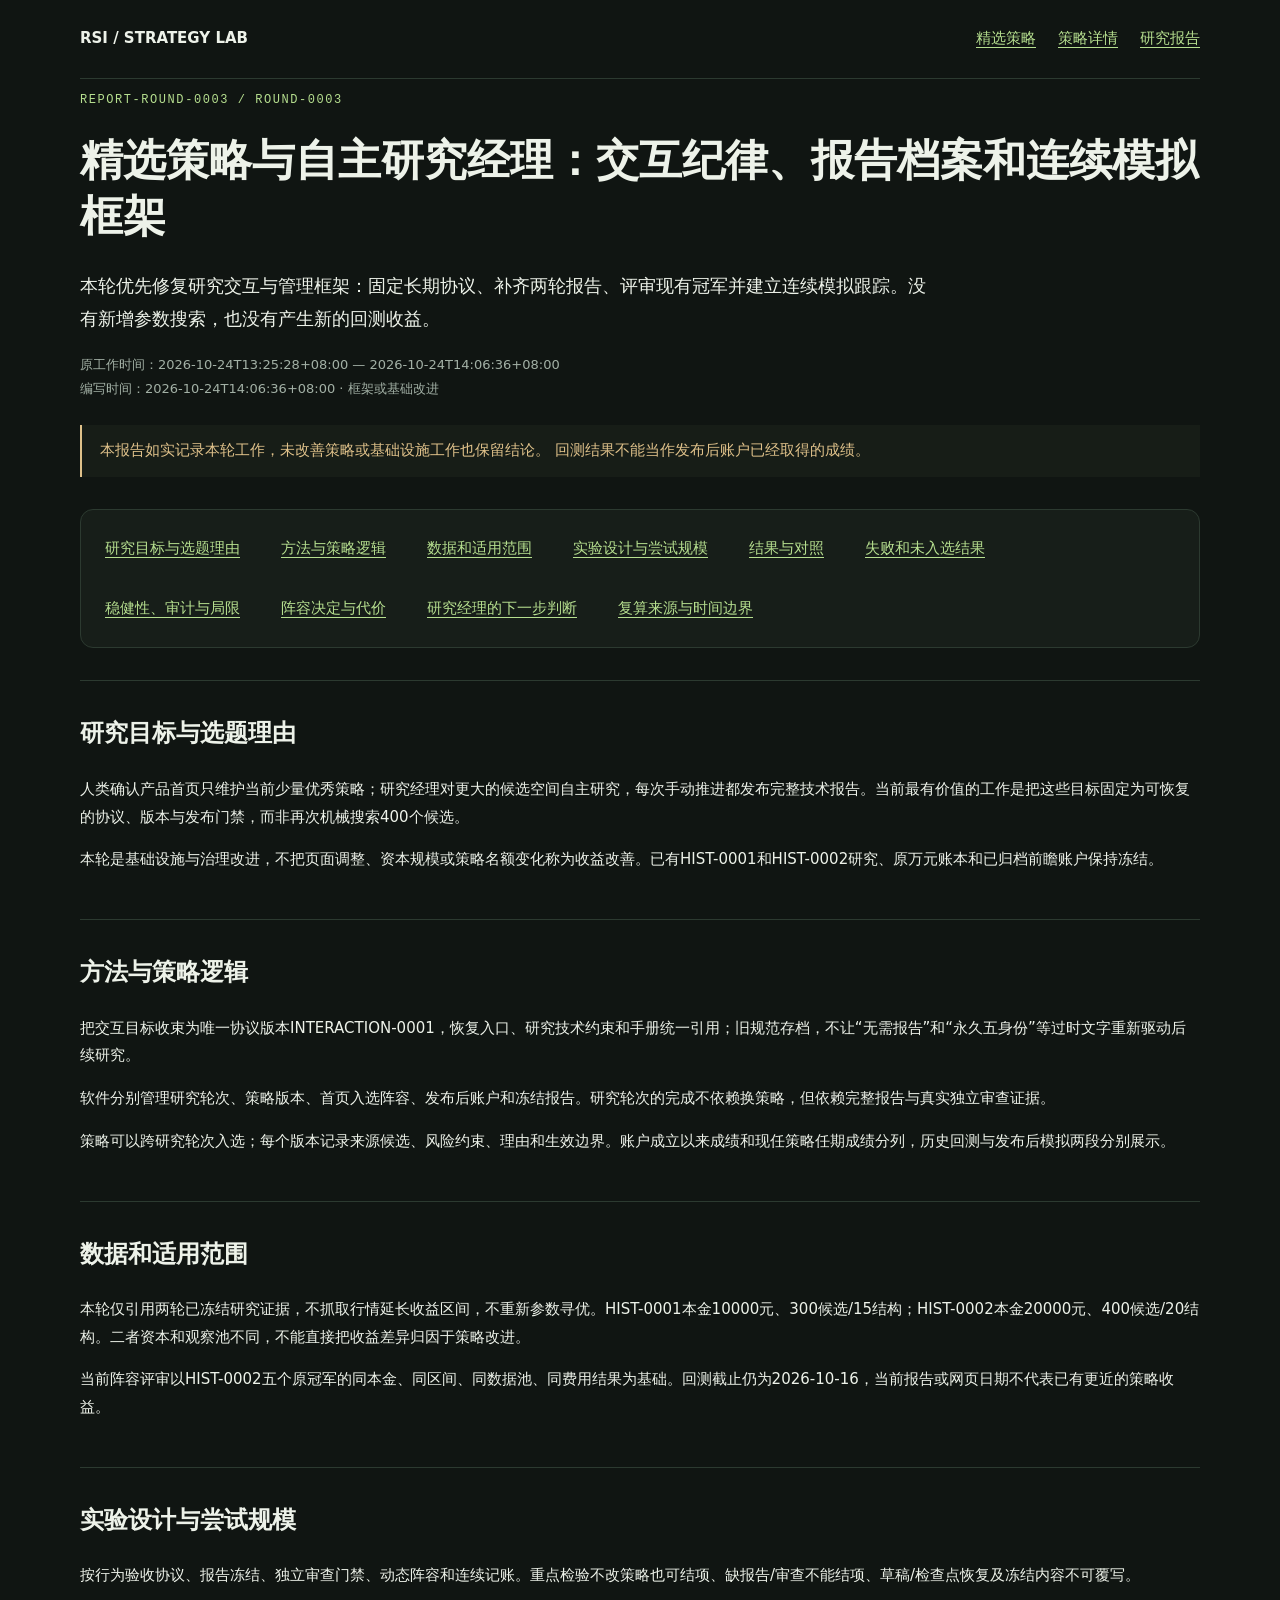
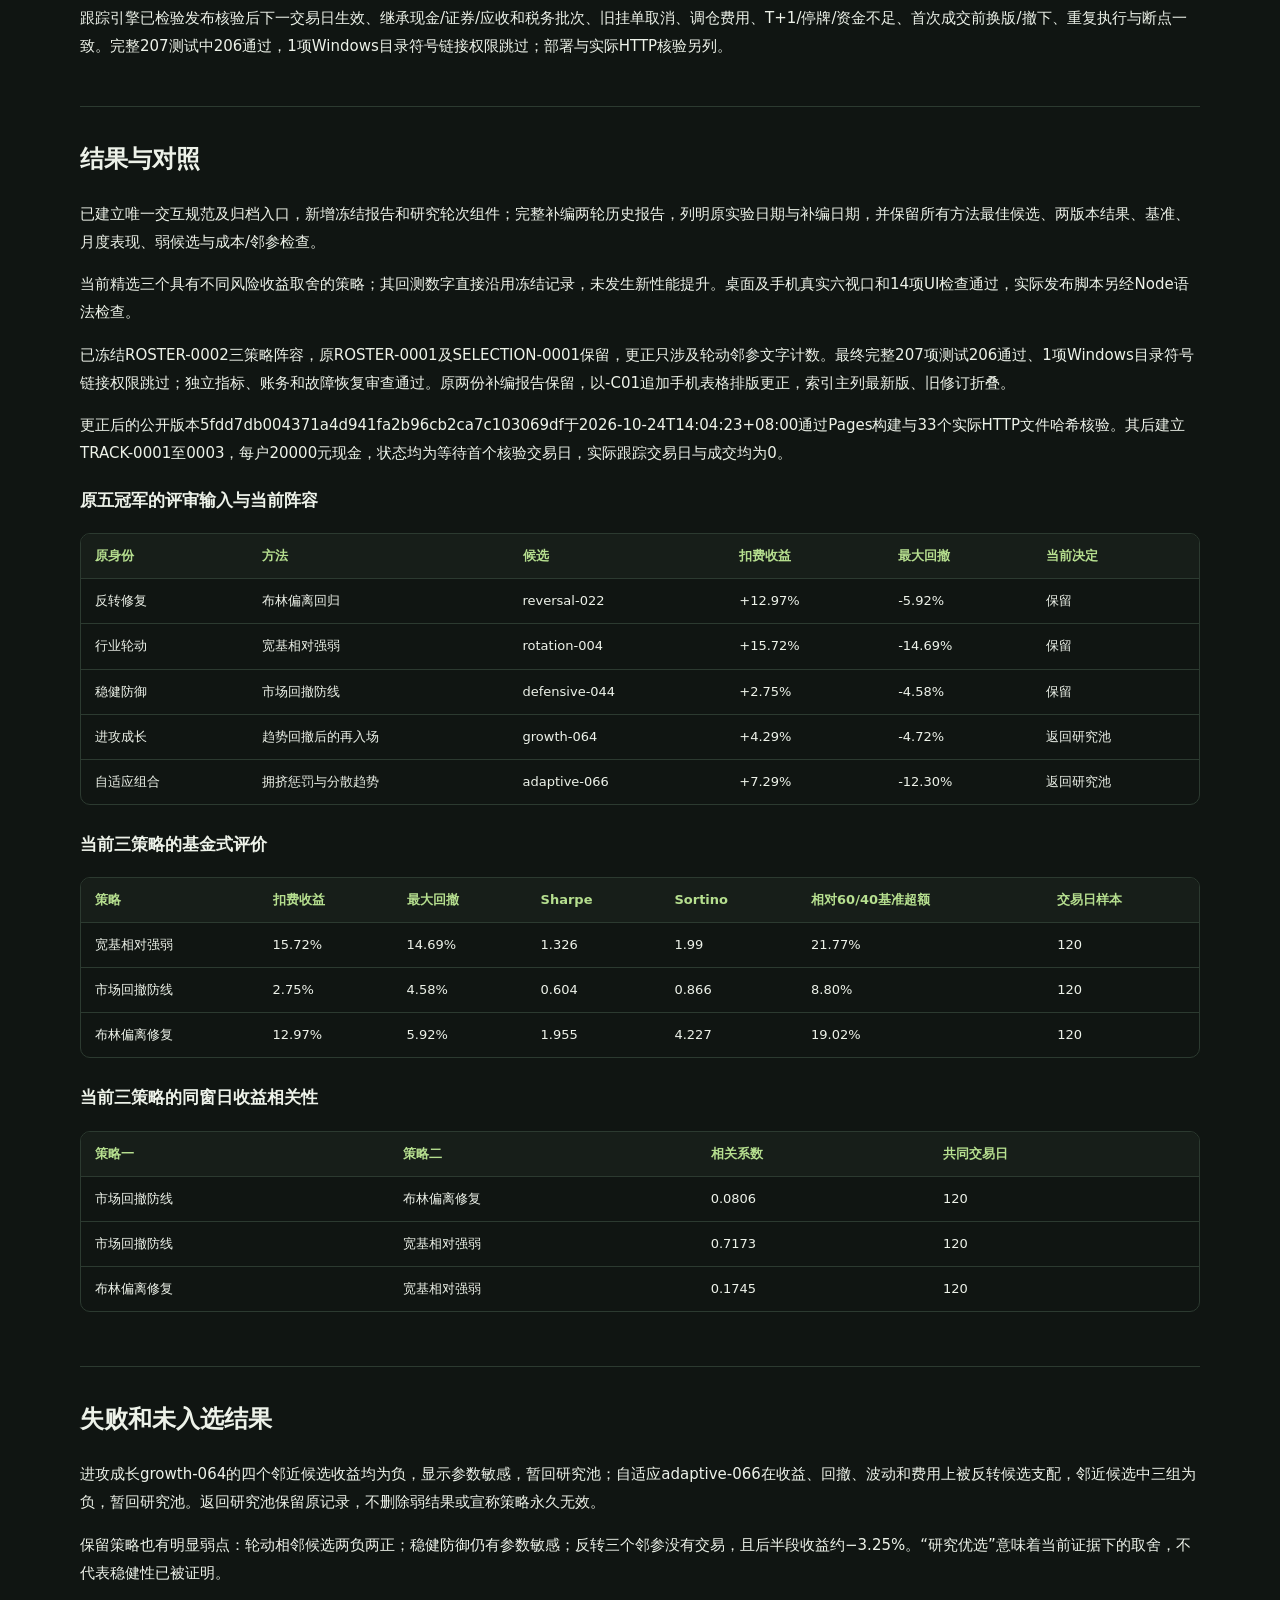
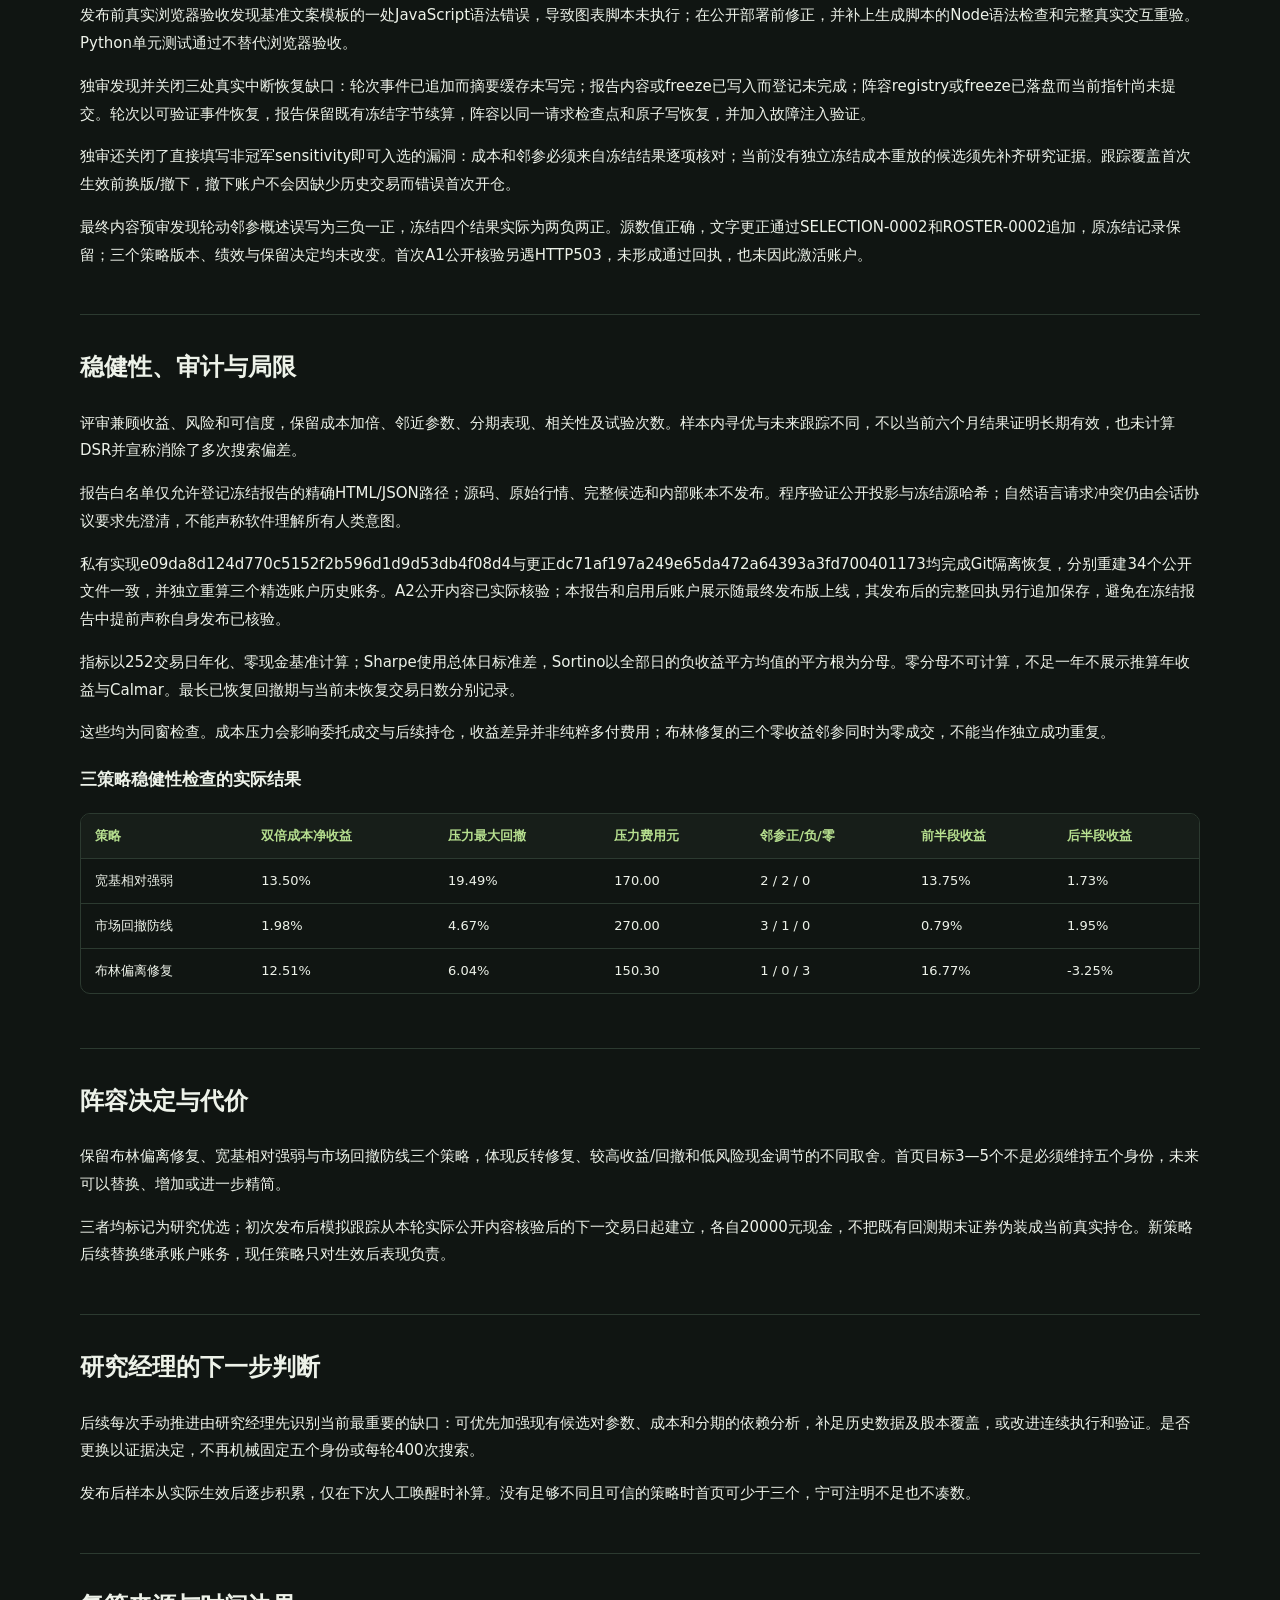
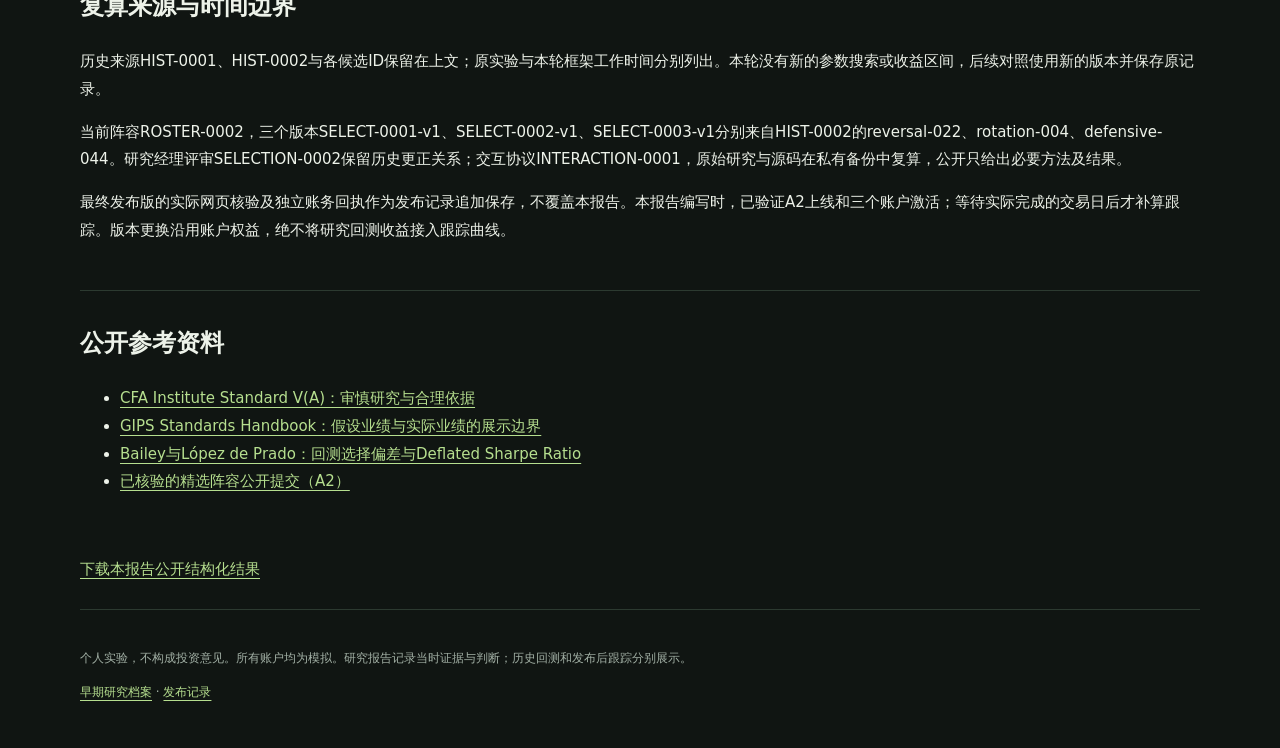
<file: research/reports/REPORT-ROUND-0003.html>
<!doctype html><html lang="zh-CN"><head><meta charset="utf-8"><meta name="viewport" content="width=device-width,initial-scale=1"><title>精选策略与自主研究经理：交互纪律、报告档案和连续模拟框架 · RSI Research</title><style>
:root{color-scheme:dark;--bg:#101512;--panel:#171e19;--text:#edf2e9;--muted:#a2b0a5;--line:#2c3a30;--accent:#b6df8f}
*{box-sizing:border-box}body{margin:0;background:var(--bg);color:var(--text);font:15px/1.85 system-ui,"Microsoft YaHei",sans-serif}a{color:var(--accent);text-underline-offset:4px}header,main,footer{width:min(1120px,calc(100% - 40px));margin:auto}header{padding:25px 0;border-bottom:1px solid var(--line);display:flex;justify-content:space-between;gap:20px;flex-wrap:wrap}nav{display:flex;gap:22px;flex-wrap:wrap}h1{font-size:clamp(28px,5vw,43px);line-height:1.3;margin:24px 0}h2{font-size:24px;margin:0 0 20px}h3{font-size:17px}.eyebrow{color:var(--accent);font:12px/1.5 monospace;letter-spacing:.13em}.meta,.muted{color:var(--muted);font-size:13px}.summary{font-size:18px;max-width:850px}.disclosure{border-left:2px solid #dfc18a;padding:12px 18px;margin:24px 0;color:#dfc18a;background:#171d17}.section{border-top:1px solid var(--line);padding:30px 0;overflow-wrap:anywhere}.toc{background:var(--panel);border:1px solid var(--line);border-radius:13px;padding:20px 24px;margin:32px 0}.toc a{display:inline-block;margin:5px 19px 5px 0}.table-wrap{overflow-x:auto;max-width:100%;border:1px solid var(--line);border-radius:10px;margin:16px 0 24px}table{border-collapse:collapse;width:100%;min-width:600px;font-size:13px}th,td{text-align:left;padding:10px 14px;border-bottom:1px solid var(--line);vertical-align:top}td.compact{white-space:nowrap;overflow-wrap:normal;word-break:normal}td.narrative{min-width:240px;white-space:normal;overflow-wrap:anywhere}th{color:var(--accent);background:var(--panel);white-space:nowrap}tr:last-child td{border:0}.plot{border:1px solid var(--line);border-radius:13px;padding:20px;background:var(--panel)}svg{width:100%;height:auto;display:block}.legend{font-size:12px;color:var(--muted);display:flex;gap:16px;flex-wrap:wrap}.legend span:before{content:"";width:9px;height:9px;display:inline-block;border-radius:50%;background:var(--color);margin-right:6px}.report-list{display:grid;gap:20px}.report-card{border:1px solid var(--line);border-radius:12px;padding:22px;background:var(--panel)}.report-card h2{font-size:22px}.pill{font-size:12px;color:#dfc18a}.revision-archive{margin-top:28px;border:1px solid var(--line);border-radius:12px;padding:18px}.revision-archive>summary{cursor:pointer;color:var(--muted)}.revision-archive .report-list{margin-top:18px}footer{border-top:1px solid var(--line);padding:25px 0 45px;color:var(--muted);font-size:12px;margin-top:25px}@media(max-width:600px){header,main,footer{width:calc(100% - 32px)}header{font-size:13px}nav{gap:15px}.summary{font-size:16px}.section{padding:24px 0}.toc{padding:16px}.plot{padding:12px}h2{font-size:21px}}
</style></head><body><header><strong>RSI / STRATEGY LAB</strong><nav><a href="../../index.html">精选策略</a><a href="../../report.html">策略详情</a><a href="index.html">研究报告</a></nav></header><main><p class="eyebrow">REPORT-ROUND-0003 / ROUND-0003</p><h1>精选策略与自主研究经理：交互纪律、报告档案和连续模拟框架</h1><p class="summary">本轮优先修复研究交互与管理框架：固定长期协议、补齐两轮报告、评审现有冠军并建立连续模拟跟踪。没有新增参数搜索，也没有产生新的回测收益。</p><p class="meta">原工作时间：2026-10-24T13:25:28+08:00 — 2026-10-24T14:06:36+08:00<br>编写时间：2026-10-24T14:06:36+08:00 · 框架或基础改进</p><div class="disclosure">本报告如实记录本轮工作，未改善策略或基础设施工作也保留结论。 回测结果不能当作发布后账户已经取得的成绩。</div><nav class="toc" aria-label="报告目录"><a href="#objective">研究目标与选题理由</a><a href="#method">方法与策略逻辑</a><a href="#data">数据和适用范围</a><a href="#experiment">实验设计与尝试规模</a><a href="#results">结果与对照</a><a href="#failures">失败和未入选结果</a><a href="#robustness">稳健性、审计与局限</a><a href="#decision">阵容决定与代价</a><a href="#next_steps">研究经理的下一步判断</a><a href="#reproduction">复算来源与时间边界</a></nav><section class="section" id="objective"><h2>研究目标与选题理由</h2><p>人类确认产品首页只维护当前少量优秀策略；研究经理对更大的候选空间自主研究，每次手动推进都发布完整技术报告。当前最有价值的工作是把这些目标固定为可恢复的协议、版本与发布门禁，而非再次机械搜索400个候选。</p><p>本轮是基础设施与治理改进，不把页面调整、资本规模或策略名额变化称为收益改善。已有HIST-0001和HIST-0002研究、原万元账本和已归档前瞻账户保持冻结。</p></section><section class="section" id="method"><h2>方法与策略逻辑</h2><p>把交互目标收束为唯一协议版本INTERACTION-0001，恢复入口、研究技术约束和手册统一引用；旧规范存档，不让“无需报告”和“永久五身份”等过时文字重新驱动后续研究。</p><p>软件分别管理研究轮次、策略版本、首页入选阵容、发布后账户和冻结报告。研究轮次的完成不依赖换策略，但依赖完整报告与真实独立审查证据。</p><p>策略可以跨研究轮次入选；每个版本记录来源候选、风险约束、理由和生效边界。账户成立以来成绩和现任策略任期成绩分列，历史回测与发布后模拟两段分别展示。</p></section><section class="section" id="data"><h2>数据和适用范围</h2><p>本轮仅引用两轮已冻结研究证据，不抓取行情延长收益区间，不重新参数寻优。HIST-0001本金10000元、300候选/15结构；HIST-0002本金20000元、400候选/20结构。二者资本和观察池不同，不能直接把收益差异归因于策略改进。</p><p>当前阵容评审以HIST-0002五个原冠军的同本金、同区间、同数据池、同费用结果为基础。回测截止仍为2026-10-16，当前报告或网页日期不代表已有更近的策略收益。</p></section><section class="section" id="experiment"><h2>实验设计与尝试规模</h2><p>按行为验收协议、报告冻结、独立审查门禁、动态阵容和连续记账。重点检验不改策略也可结项、缺报告/审查不能结项、草稿/检查点恢复及冻结内容不可覆写。</p><p>跟踪引擎已检验发布核验后下一交易日生效、继承现金/证券/应收和税务批次、旧挂单取消、调仓费用、T+1/停牌/资金不足、首次成交前换版/撤下、重复执行与断点一致。完整207测试中206通过，1项Windows目录符号链接权限跳过；部署与实际HTTP核验另列。</p></section><section class="section" id="results"><h2>结果与对照</h2><p>已建立唯一交互规范及归档入口，新增冻结报告和研究轮次组件；完整补编两轮历史报告，列明原实验日期与补编日期，并保留所有方法最佳候选、两版本结果、基准、月度表现、弱候选与成本/邻参检查。</p><p>当前精选三个具有不同风险收益取舍的策略；其回测数字直接沿用冻结记录，未发生新性能提升。桌面及手机真实六视口和14项UI检查通过，实际发布脚本另经Node语法检查。</p><p>已冻结ROSTER-0002三策略阵容，原ROSTER-0001及SELECTION-0001保留，更正只涉及轮动邻参文字计数。最终完整207项测试206通过、1项Windows目录符号链接权限跳过；独立指标、账务和故障恢复审查通过。原两份补编报告保留，以-C01追加手机表格排版更正，索引主列最新版、旧修订折叠。</p><p>更正后的公开版本5fdd7db004371a4d941fa2b96cb2ca7c103069df于2026-10-24T14:04:23+08:00通过Pages构建与33个实际HTTP文件哈希核验。其后建立TRACK-0001至0003，每户20000元现金，状态均为等待首个核验交易日，实际跟踪交易日与成交均为0。</p><h3>原五冠军的评审输入与当前阵容</h3><div class="table-wrap"><table><thead><tr><th>原身份</th><th>方法</th><th>候选</th><th>扣费收益</th><th>最大回撤</th><th>当前决定</th></tr></thead><tbody><tr><td>反转修复</td><td>布林偏离回归</td><td class="compact">reversal-022</td><td class="compact">+12.97%</td><td class="compact">-5.92%</td><td>保留</td></tr><tr><td>行业轮动</td><td>宽基相对强弱</td><td class="compact">rotation-004</td><td class="compact">+15.72%</td><td class="compact">-14.69%</td><td>保留</td></tr><tr><td>稳健防御</td><td>市场回撤防线</td><td class="compact">defensive-044</td><td class="compact">+2.75%</td><td class="compact">-4.58%</td><td>保留</td></tr><tr><td>进攻成长</td><td>趋势回撤后的再入场</td><td class="compact">growth-064</td><td class="compact">+4.29%</td><td class="compact">-4.72%</td><td>返回研究池</td></tr><tr><td>自适应组合</td><td>拥挤惩罚与分散趋势</td><td class="compact">adaptive-066</td><td class="compact">+7.29%</td><td class="compact">-12.30%</td><td>返回研究池</td></tr></tbody></table></div><h3>当前三策略的基金式评价</h3><div class="table-wrap"><table><thead><tr><th>策略</th><th>扣费收益</th><th>最大回撤</th><th>Sharpe</th><th>Sortino</th><th>相对60/40基准超额</th><th>交易日样本</th></tr></thead><tbody><tr><td>宽基相对强弱</td><td class="compact">15.72%</td><td class="compact">14.69%</td><td class="compact">1.326</td><td class="compact">1.99</td><td class="compact">21.77%</td><td class="compact">120</td></tr><tr><td>市场回撤防线</td><td class="compact">2.75%</td><td class="compact">4.58%</td><td class="compact">0.604</td><td class="compact">0.866</td><td class="compact">8.80%</td><td class="compact">120</td></tr><tr><td>布林偏离修复</td><td class="compact">12.97%</td><td class="compact">5.92%</td><td class="compact">1.955</td><td class="compact">4.227</td><td class="compact">19.02%</td><td class="compact">120</td></tr></tbody></table></div><h3>当前三策略的同窗日收益相关性</h3><div class="table-wrap"><table><thead><tr><th>策略一</th><th>策略二</th><th>相关系数</th><th>共同交易日</th></tr></thead><tbody><tr><td>市场回撤防线</td><td>布林偏离修复</td><td class="compact">0.0806</td><td class="compact">120</td></tr><tr><td>市场回撤防线</td><td>宽基相对强弱</td><td class="compact">0.7173</td><td class="compact">120</td></tr><tr><td>布林偏离修复</td><td>宽基相对强弱</td><td class="compact">0.1745</td><td class="compact">120</td></tr></tbody></table></div></section><section class="section" id="failures"><h2>失败和未入选结果</h2><p>进攻成长growth-064的四个邻近候选收益均为负，显示参数敏感，暂回研究池；自适应adaptive-066在收益、回撤、波动和费用上被反转候选支配，邻近候选中三组为负，暂回研究池。返回研究池保留原记录，不删除弱结果或宣称策略永久无效。</p><p>保留策略也有明显弱点：轮动相邻候选两负两正；稳健防御仍有参数敏感；反转三个邻参没有交易，且后半段收益约−3.25%。“研究优选”意味着当前证据下的取舍，不代表稳健性已被证明。</p><p>发布前真实浏览器验收发现基准文案模板的一处JavaScript语法错误，导致图表脚本未执行；在公开部署前修正，并补上生成脚本的Node语法检查和完整真实交互重验。Python单元测试通过不替代浏览器验收。</p><p>独审发现并关闭三处真实中断恢复缺口：轮次事件已追加而摘要缓存未写完；报告内容或freeze已写入而登记未完成；阵容registry或freeze已落盘而当前指针尚未提交。轮次以可验证事件恢复，报告保留既有冻结字节续算，阵容以同一请求检查点和原子写恢复，并加入故障注入验证。</p><p>独审还关闭了直接填写非冠军sensitivity即可入选的漏洞：成本和邻参必须来自冻结结果逐项核对；当前没有独立冻结成本重放的候选须先补齐研究证据。跟踪覆盖首次生效前换版/撤下，撤下账户不会因缺少历史交易而错误首次开仓。</p><p>最终内容预审发现轮动邻参概述误写为三负一正，冻结四个结果实际为两负两正。源数值正确，文字更正通过SELECTION-0002和ROSTER-0002追加，原冻结记录保留；三个策略版本、绩效与保留决定均未改变。首次A1公开核验另遇HTTP503，未形成通过回执，也未因此激活账户。</p></section><section class="section" id="robustness"><h2>稳健性、审计与局限</h2><p>评审兼顾收益、风险和可信度，保留成本加倍、邻近参数、分期表现、相关性及试验次数。样本内寻优与未来跟踪不同，不以当前六个月结果证明长期有效，也未计算DSR并宣称消除了多次搜索偏差。</p><p>报告白名单仅允许登记冻结报告的精确HTML/JSON路径；源码、原始行情、完整候选和内部账本不发布。程序验证公开投影与冻结源哈希；自然语言请求冲突仍由会话协议要求先澄清，不能声称软件理解所有人类意图。</p><p>私有实现e09da8d124d770c5152f2b596d1d9d53db4f08d4与更正dc71af197a249e65da472a64393a3fd700401173均完成Git隔离恢复，分别重建34个公开文件一致，并独立重算三个精选账户历史账务。A2公开内容已实际核验；本报告和启用后账户展示随最终发布版上线，其发布后的完整回执另行追加保存，避免在冻结报告中提前声称自身发布已核验。</p><p>指标以252交易日年化、零现金基准计算；Sharpe使用总体日标准差，Sortino以全部日的负收益平方均值的平方根为分母。零分母不可计算，不足一年不展示推算年收益与Calmar。最长已恢复回撤期与当前未恢复交易日数分别记录。</p><p>这些均为同窗检查。成本压力会影响委托成交与后续持仓，收益差异并非纯粹多付费用；布林修复的三个零收益邻参同时为零成交，不能当作独立成功重复。</p><h3>三策略稳健性检查的实际结果</h3><div class="table-wrap"><table><thead><tr><th>策略</th><th>双倍成本净收益</th><th>压力最大回撤</th><th>压力费用元</th><th>邻参正/负/零</th><th>前半段收益</th><th>后半段收益</th></tr></thead><tbody><tr><td>宽基相对强弱</td><td class="compact">13.50%</td><td class="compact">19.49%</td><td class="compact">170.00</td><td>2 / 2 / 0</td><td class="compact">13.75%</td><td class="compact">1.73%</td></tr><tr><td>市场回撤防线</td><td class="compact">1.98%</td><td class="compact">4.67%</td><td class="compact">270.00</td><td>3 / 1 / 0</td><td class="compact">0.79%</td><td class="compact">1.95%</td></tr><tr><td>布林偏离修复</td><td class="compact">12.51%</td><td class="compact">6.04%</td><td class="compact">150.30</td><td>1 / 0 / 3</td><td class="compact">16.77%</td><td class="compact">-3.25%</td></tr></tbody></table></div></section><section class="section" id="decision"><h2>阵容决定与代价</h2><p>保留布林偏离修复、宽基相对强弱与市场回撤防线三个策略，体现反转修复、较高收益/回撤和低风险现金调节的不同取舍。首页目标3—5个不是必须维持五个身份，未来可以替换、增加或进一步精简。</p><p>三者均标记为研究优选；初次发布后模拟跟踪从本轮实际公开内容核验后的下一交易日起建立，各自20000元现金，不把既有回测期末证券伪装成当前真实持仓。新策略后续替换继承账户账务，现任策略只对生效后表现负责。</p></section><section class="section" id="next_steps"><h2>研究经理的下一步判断</h2><p>后续每次手动推进由研究经理先识别当前最重要的缺口：可优先加强现有候选对参数、成本和分期的依赖分析，补足历史数据及股本覆盖，或改进连续执行和验证。是否更换以证据决定，不再机械固定五个身份或每轮400次搜索。</p><p>发布后样本从实际生效后逐步积累，仅在下次人工唤醒时补算。没有足够不同且可信的策略时首页可少于三个，宁可注明不足也不凑数。</p></section><section class="section" id="reproduction"><h2>复算来源与时间边界</h2><p>历史来源HIST-0001、HIST-0002与各候选ID保留在上文；原实验与本轮框架工作时间分别列出。本轮没有新的参数搜索或收益区间，后续对照使用新的版本并保存原记录。</p><p>当前阵容ROSTER-0002，三个版本SELECT-0001-v1、SELECT-0002-v1、SELECT-0003-v1分别来自HIST-0002的reversal-022、rotation-004、defensive-044。研究经理评审SELECTION-0002保留历史更正关系；交互协议INTERACTION-0001，原始研究与源码在私有备份中复算，公开只给出必要方法及结果。</p><p>最终发布版的实际网页核验及独立账务回执作为发布记录追加保存，不覆盖本报告。本报告编写时，已验证A2上线和三个账户激活；等待实际完成的交易日后才补算跟踪。版本更换沿用账户权益，绝不将研究回测收益接入跟踪曲线。</p></section><section class="section"><h2>公开参考资料</h2><ul><li><a href="https://www.cfainstitute.org/standards/professionals/code-ethics-standards/standards-of-practice-v-a">CFA Institute Standard V(A)：审慎研究与合理依据</a></li><li><a href="https://www.gipsstandards.org/standards/gips-standards-for-firms/gips-standards-handbook-for-firms/">GIPS Standards Handbook：假设业绩与实际业绩的展示边界</a></li><li><a href="https://www.davidhbailey.com/dhbpapers/deflated-sharpe.pdf">Bailey与López de Prado：回测选择偏差与Deflated Sharpe Ratio</a></li><li><a href="https://github.com/MonsterPPPP/stock-rsi-pages/commit/5fdd7db004371a4d941fa2b96cb2ca7c103069df">已核验的精选阵容公开提交（A2）</a></li></ul></section><p><a href="REPORT-ROUND-0003.json">下载本报告公开结构化结果</a></p></main><footer><p>个人实验，不构成投资意见。所有账户均为模拟。研究报告记录当时证据与判断；历史回测和发布后跟踪分别展示。</p><a href="../index.html">早期研究档案</a> · <a href="../../publication.json">发布记录</a></footer></body></html>
</file>
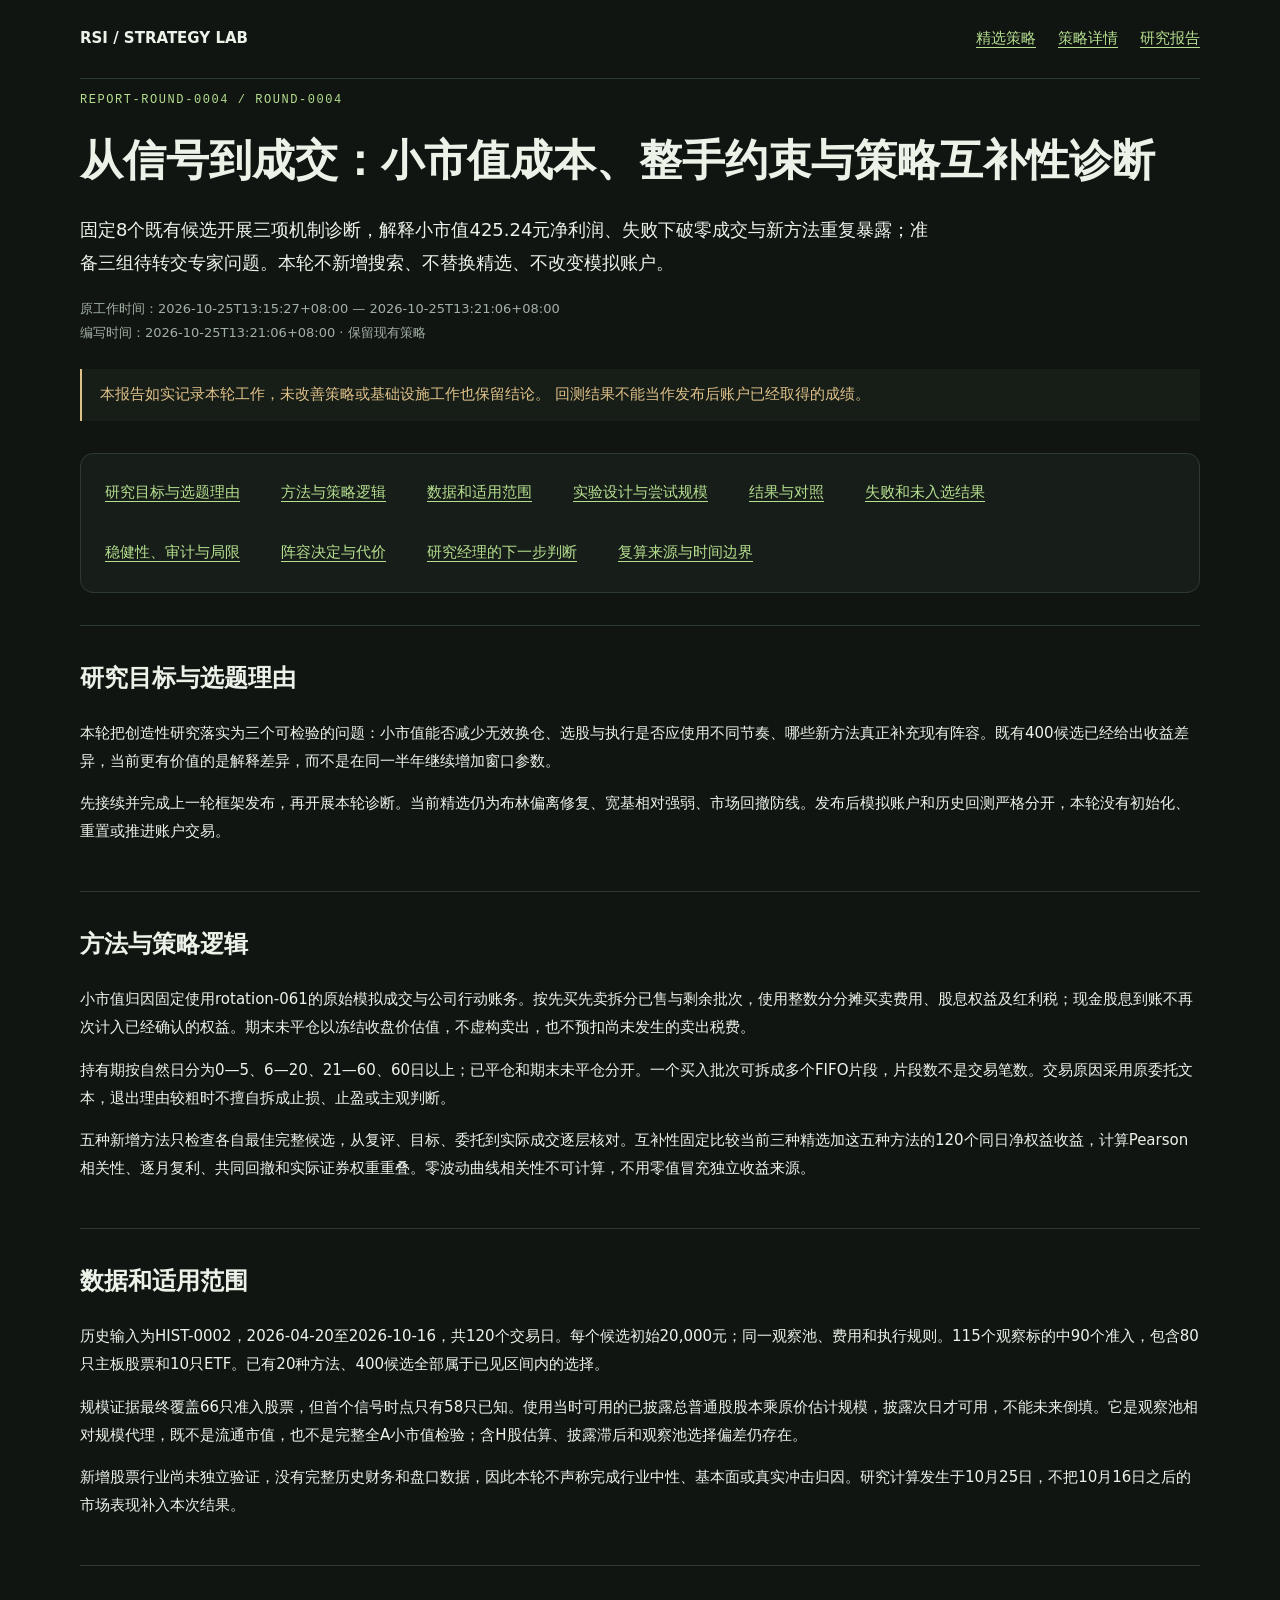
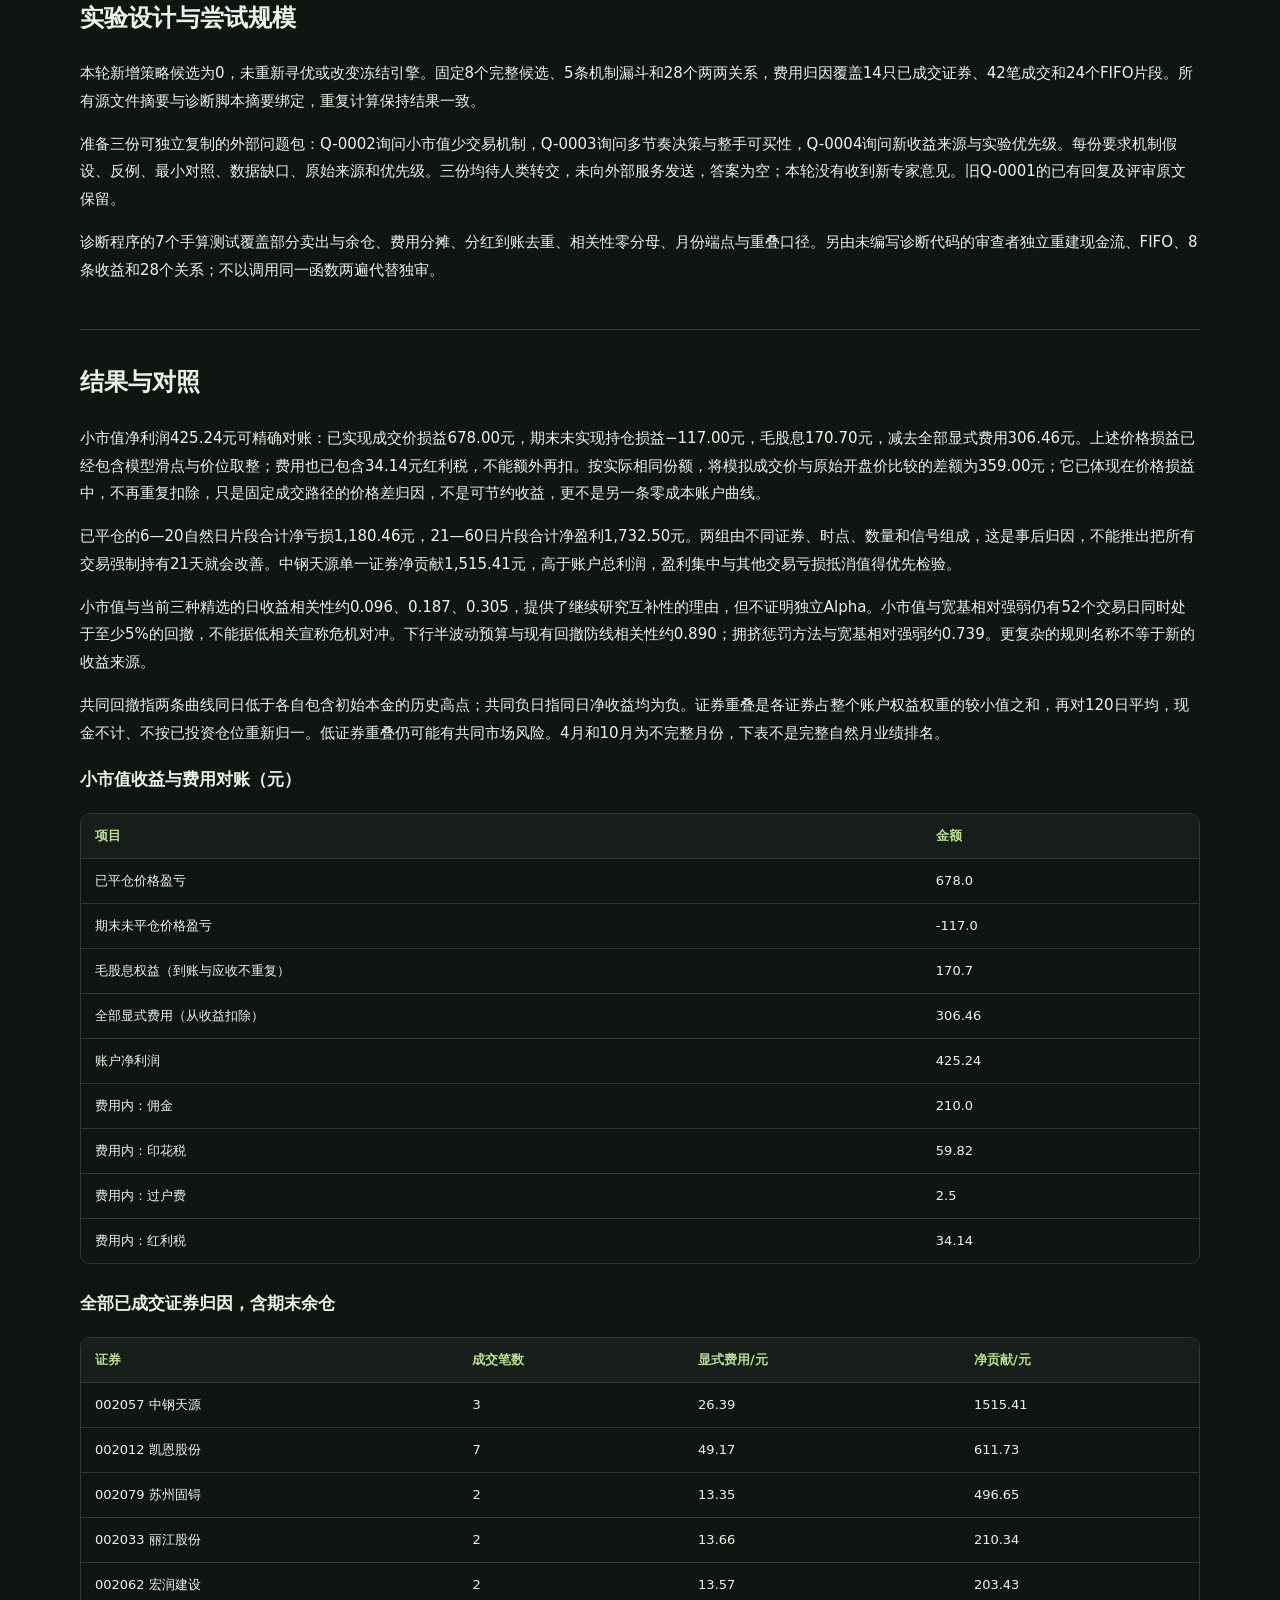
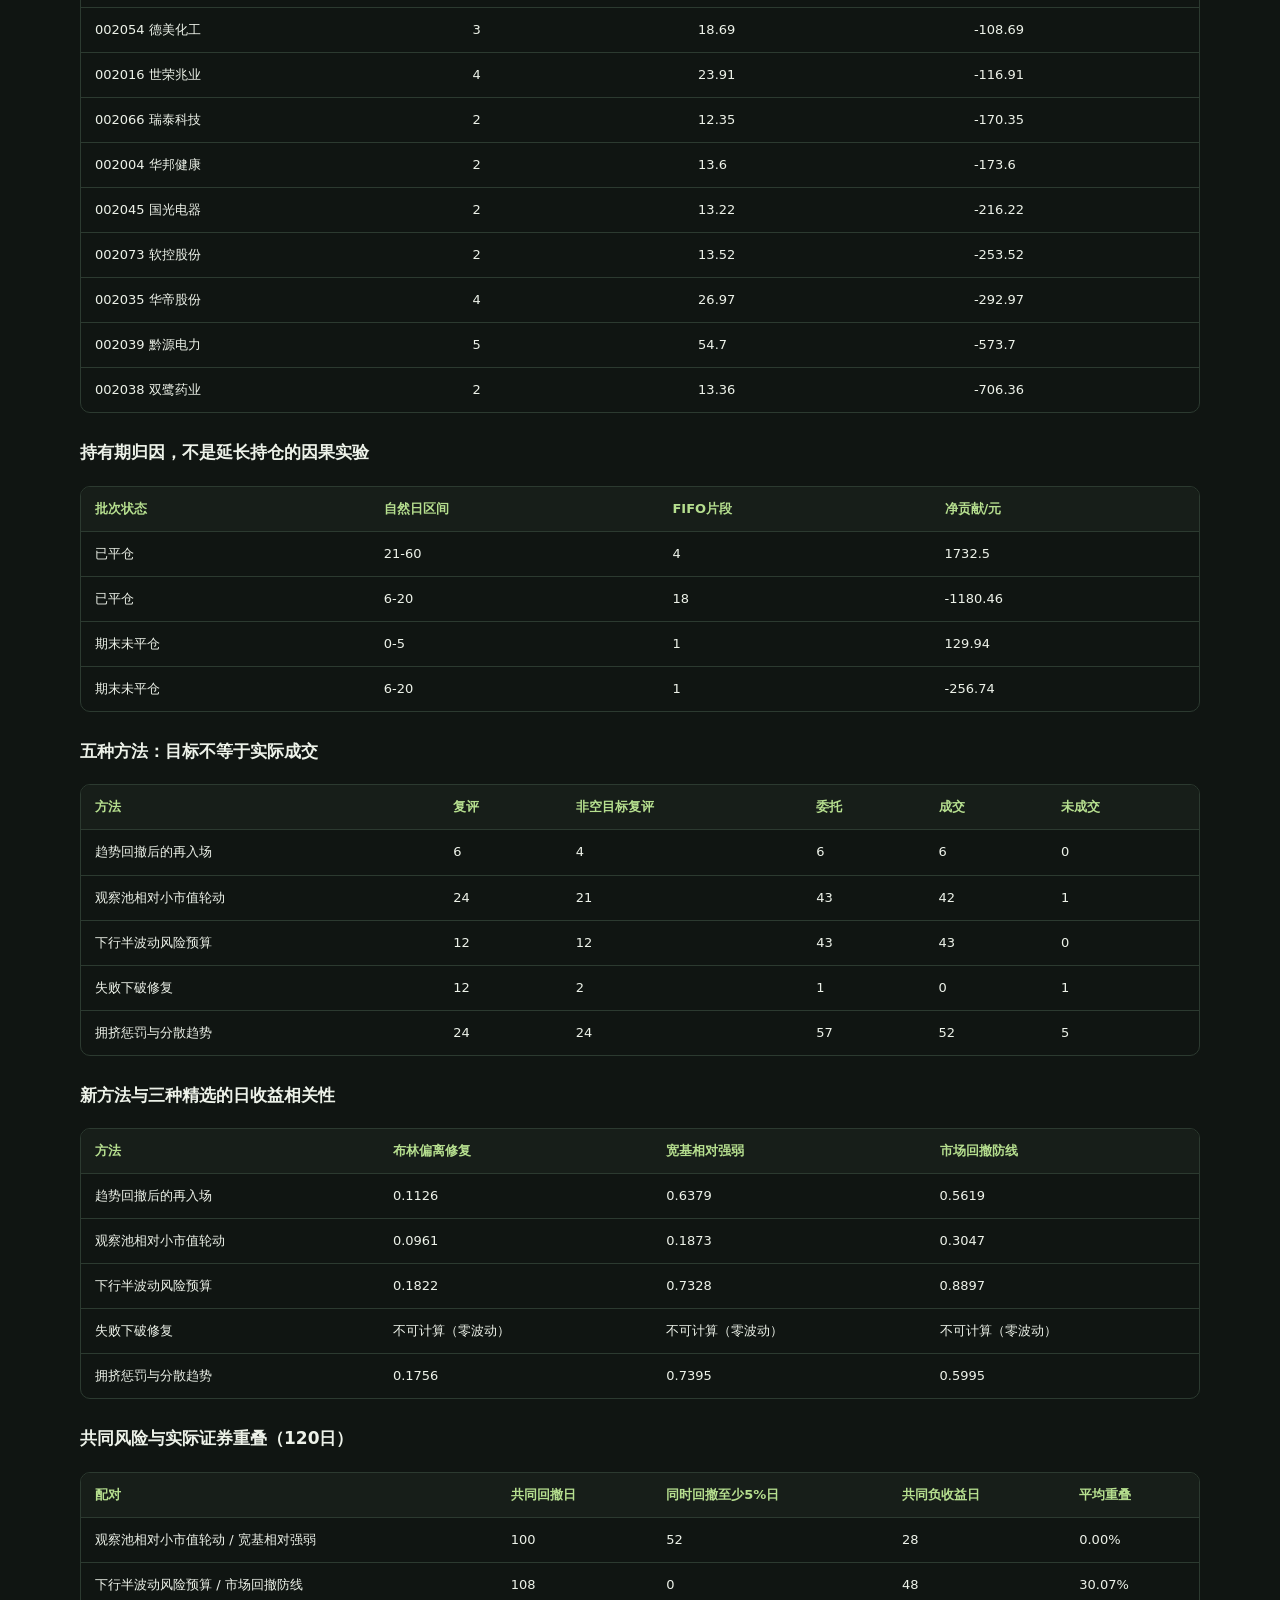
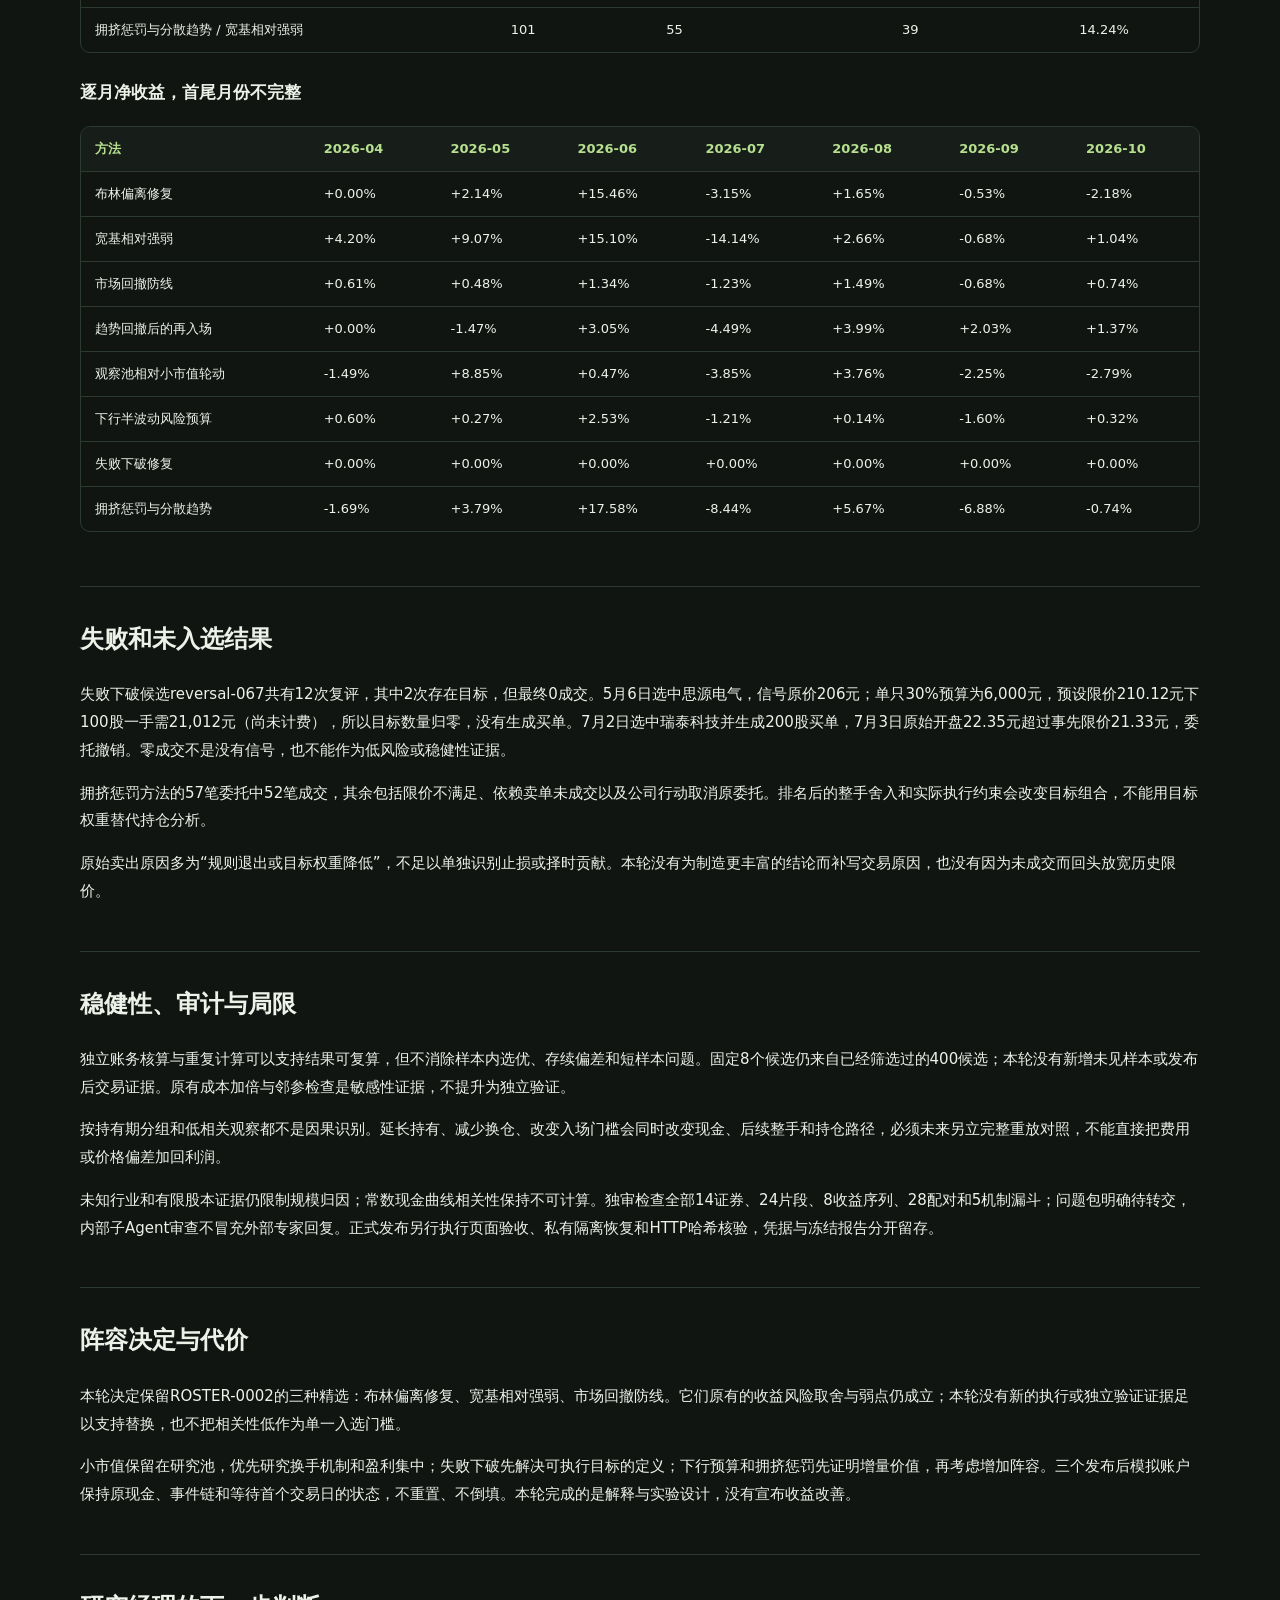
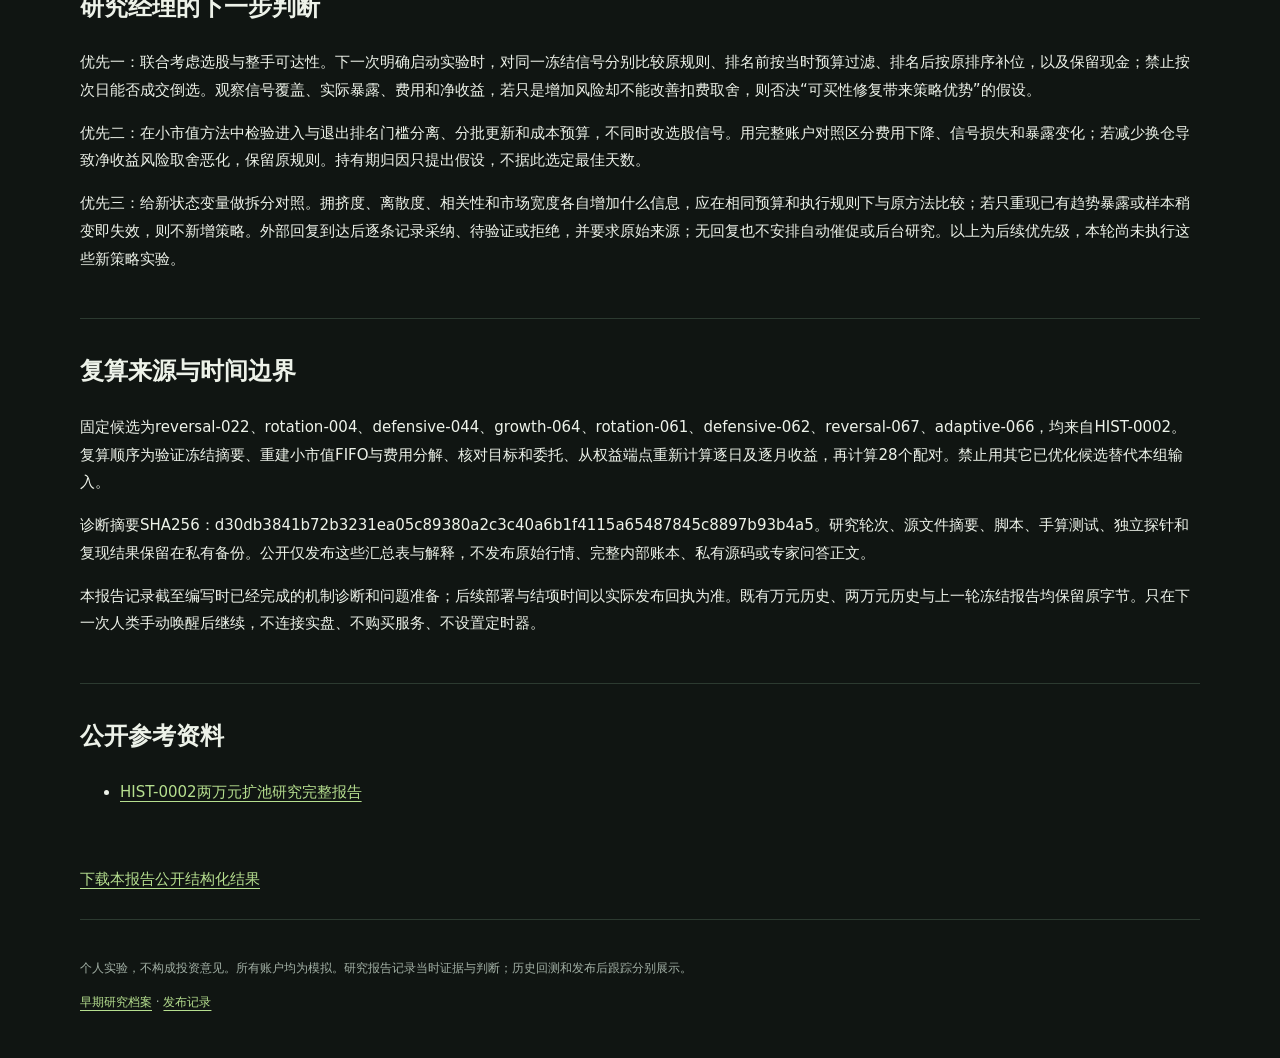
<file: research/reports/REPORT-ROUND-0004.html>
<!doctype html><html lang="zh-CN"><head><meta charset="utf-8"><meta name="viewport" content="width=device-width,initial-scale=1"><title>从信号到成交：小市值成本、整手约束与策略互补性诊断 · RSI Research</title><style>
:root{color-scheme:dark;--bg:#101512;--panel:#171e19;--text:#edf2e9;--muted:#a2b0a5;--line:#2c3a30;--accent:#b6df8f}
*{box-sizing:border-box}body{margin:0;background:var(--bg);color:var(--text);font:15px/1.85 system-ui,"Microsoft YaHei",sans-serif}a{color:var(--accent);text-underline-offset:4px}header,main,footer{width:min(1120px,calc(100% - 40px));margin:auto}header{padding:25px 0;border-bottom:1px solid var(--line);display:flex;justify-content:space-between;gap:20px;flex-wrap:wrap}nav{display:flex;gap:22px;flex-wrap:wrap}h1{font-size:clamp(28px,5vw,43px);line-height:1.3;margin:24px 0}h2{font-size:24px;margin:0 0 20px}h3{font-size:17px}.eyebrow{color:var(--accent);font:12px/1.5 monospace;letter-spacing:.13em}.meta,.muted{color:var(--muted);font-size:13px}.summary{font-size:18px;max-width:850px}.disclosure{border-left:2px solid #dfc18a;padding:12px 18px;margin:24px 0;color:#dfc18a;background:#171d17}.section{border-top:1px solid var(--line);padding:30px 0;overflow-wrap:anywhere}.toc{background:var(--panel);border:1px solid var(--line);border-radius:13px;padding:20px 24px;margin:32px 0}.toc a{display:inline-block;margin:5px 19px 5px 0}.table-wrap{overflow-x:auto;max-width:100%;border:1px solid var(--line);border-radius:10px;margin:16px 0 24px}table{border-collapse:collapse;width:100%;min-width:600px;font-size:13px}th,td{text-align:left;padding:10px 14px;border-bottom:1px solid var(--line);vertical-align:top}td.compact{white-space:nowrap;overflow-wrap:normal;word-break:normal}td.narrative{min-width:240px;white-space:normal;overflow-wrap:anywhere}th{color:var(--accent);background:var(--panel);white-space:nowrap}tr:last-child td{border:0}.plot{border:1px solid var(--line);border-radius:13px;padding:20px;background:var(--panel)}svg{width:100%;height:auto;display:block}.legend{font-size:12px;color:var(--muted);display:flex;gap:16px;flex-wrap:wrap}.legend span:before{content:"";width:9px;height:9px;display:inline-block;border-radius:50%;background:var(--color);margin-right:6px}.report-list{display:grid;gap:20px}.report-card{border:1px solid var(--line);border-radius:12px;padding:22px;background:var(--panel)}.report-card h2{font-size:22px}.pill{font-size:12px;color:#dfc18a}.revision-archive{margin-top:28px;border:1px solid var(--line);border-radius:12px;padding:18px}.revision-archive>summary{cursor:pointer;color:var(--muted)}.revision-archive .report-list{margin-top:18px}footer{border-top:1px solid var(--line);padding:25px 0 45px;color:var(--muted);font-size:12px;margin-top:25px}@media(max-width:600px){header,main,footer{width:calc(100% - 32px)}header{font-size:13px}nav{gap:15px}.summary{font-size:16px}.section{padding:24px 0}.toc{padding:16px}.plot{padding:12px}h2{font-size:21px}}
</style></head><body><header><strong>RSI / STRATEGY LAB</strong><nav><a href="../../index.html">精选策略</a><a href="../../report.html">策略详情</a><a href="index.html">研究报告</a></nav></header><main><p class="eyebrow">REPORT-ROUND-0004 / ROUND-0004</p><h1>从信号到成交：小市值成本、整手约束与策略互补性诊断</h1><p class="summary">固定8个既有候选开展三项机制诊断，解释小市值425.24元净利润、失败下破零成交与新方法重复暴露；准备三组待转交专家问题。本轮不新增搜索、不替换精选、不改变模拟账户。</p><p class="meta">原工作时间：2026-10-25T13:15:27+08:00 — 2026-10-25T13:21:06+08:00<br>编写时间：2026-10-25T13:21:06+08:00 · 保留现有策略</p><div class="disclosure">本报告如实记录本轮工作，未改善策略或基础设施工作也保留结论。 回测结果不能当作发布后账户已经取得的成绩。</div><nav class="toc" aria-label="报告目录"><a href="#objective">研究目标与选题理由</a><a href="#method">方法与策略逻辑</a><a href="#data">数据和适用范围</a><a href="#experiment">实验设计与尝试规模</a><a href="#results">结果与对照</a><a href="#failures">失败和未入选结果</a><a href="#robustness">稳健性、审计与局限</a><a href="#decision">阵容决定与代价</a><a href="#next_steps">研究经理的下一步判断</a><a href="#reproduction">复算来源与时间边界</a></nav><section class="section" id="objective"><h2>研究目标与选题理由</h2><p>本轮把创造性研究落实为三个可检验的问题：小市值能否减少无效换仓、选股与执行是否应使用不同节奏、哪些新方法真正补充现有阵容。既有400候选已经给出收益差异，当前更有价值的是解释差异，而不是在同一半年继续增加窗口参数。</p><p>先接续并完成上一轮框架发布，再开展本轮诊断。当前精选仍为布林偏离修复、宽基相对强弱、市场回撤防线。发布后模拟账户和历史回测严格分开，本轮没有初始化、重置或推进账户交易。</p></section><section class="section" id="method"><h2>方法与策略逻辑</h2><p>小市值归因固定使用rotation-061的原始模拟成交与公司行动账务。按先买先卖拆分已售与剩余批次，使用整数分分摊买卖费用、股息权益及红利税；现金股息到账不再次计入已经确认的权益。期末未平仓以冻结收盘价估值，不虚构卖出，也不预扣尚未发生的卖出税费。</p><p>持有期按自然日分为0—5、6—20、21—60、60日以上；已平仓和期末未平仓分开。一个买入批次可拆成多个FIFO片段，片段数不是交易笔数。交易原因采用原委托文本，退出理由较粗时不擅自拆成止损、止盈或主观判断。</p><p>五种新增方法只检查各自最佳完整候选，从复评、目标、委托到实际成交逐层核对。互补性固定比较当前三种精选加这五种方法的120个同日净权益收益，计算Pearson相关性、逐月复利、共同回撤和实际证券权重重叠。零波动曲线相关性不可计算，不用零值冒充独立收益来源。</p></section><section class="section" id="data"><h2>数据和适用范围</h2><p>历史输入为HIST-0002，2026-04-20至2026-10-16，共120个交易日。每个候选初始20,000元；同一观察池、费用和执行规则。115个观察标的中90个准入，包含80只主板股票和10只ETF。已有20种方法、400候选全部属于已见区间内的选择。</p><p>规模证据最终覆盖66只准入股票，但首个信号时点只有58只已知。使用当时可用的已披露总普通股股本乘原价估计规模，披露次日才可用，不能未来倒填。它是观察池相对规模代理，既不是流通市值，也不是完整全A小市值检验；含H股估算、披露滞后和观察池选择偏差仍存在。</p><p>新增股票行业尚未独立验证，没有完整历史财务和盘口数据，因此本轮不声称完成行业中性、基本面或真实冲击归因。研究计算发生于10月25日，不把10月16日之后的市场表现补入本次结果。</p></section><section class="section" id="experiment"><h2>实验设计与尝试规模</h2><p>本轮新增策略候选为0，未重新寻优或改变冻结引擎。固定8个完整候选、5条机制漏斗和28个两两关系，费用归因覆盖14只已成交证券、42笔成交和24个FIFO片段。所有源文件摘要与诊断脚本摘要绑定，重复计算保持结果一致。</p><p>准备三份可独立复制的外部问题包：Q-0002询问小市值少交易机制，Q-0003询问多节奏决策与整手可买性，Q-0004询问新收益来源与实验优先级。每份要求机制假设、反例、最小对照、数据缺口、原始来源和优先级。三份均待人类转交，未向外部服务发送，答案为空；本轮没有收到新专家意见。旧Q-0001的已有回复及评审原文保留。</p><p>诊断程序的7个手算测试覆盖部分卖出与余仓、费用分摊、分红到账去重、相关性零分母、月份端点与重叠口径。另由未编写诊断代码的审查者独立重建现金流、FIFO、8条收益和28个关系；不以调用同一函数两遍代替独审。</p></section><section class="section" id="results"><h2>结果与对照</h2><p>小市值净利润425.24元可精确对账：已实现成交价损益678.00元，期末未实现持仓损益−117.00元，毛股息170.70元，减去全部显式费用306.46元。上述价格损益已经包含模型滑点与价位取整；费用也已包含34.14元红利税，不能额外再扣。按实际相同份额，将模拟成交价与原始开盘价比较的差额为359.00元；它已体现在价格损益中，不再重复扣除，只是固定成交路径的价格差归因，不是可节约收益，更不是另一条零成本账户曲线。</p><p>已平仓的6—20自然日片段合计净亏损1,180.46元，21—60日片段合计净盈利1,732.50元。两组由不同证券、时点、数量和信号组成，这是事后归因，不能推出把所有交易强制持有21天就会改善。中钢天源单一证券净贡献1,515.41元，高于账户总利润，盈利集中与其他交易亏损抵消值得优先检验。</p><p>小市值与当前三种精选的日收益相关性约0.096、0.187、0.305，提供了继续研究互补性的理由，但不证明独立Alpha。小市值与宽基相对强弱仍有52个交易日同时处于至少5%的回撤，不能据低相关宣称危机对冲。下行半波动预算与现有回撤防线相关性约0.890；拥挤惩罚方法与宽基相对强弱约0.739。更复杂的规则名称不等于新的收益来源。</p><p>共同回撤指两条曲线同日低于各自包含初始本金的历史高点；共同负日指同日净收益均为负。证券重叠是各证券占整个账户权益权重的较小值之和，再对120日平均，现金不计、不按已投资仓位重新归一。低证券重叠仍可能有共同市场风险。4月和10月为不完整月份，下表不是完整自然月业绩排名。</p><h3>小市值收益与费用对账（元）</h3><div class="table-wrap"><table><thead><tr><th>项目</th><th>金额</th></tr></thead><tbody><tr><td>已平仓价格盈亏</td><td class="compact">678.0</td></tr><tr><td>期末未平仓价格盈亏</td><td class="compact">-117.0</td></tr><tr><td>毛股息权益（到账与应收不重复）</td><td class="compact">170.7</td></tr><tr><td>全部显式费用（从收益扣除）</td><td class="compact">306.46</td></tr><tr><td>账户净利润</td><td class="compact">425.24</td></tr><tr><td>费用内：佣金</td><td class="compact">210.0</td></tr><tr><td>费用内：印花税</td><td class="compact">59.82</td></tr><tr><td>费用内：过户费</td><td class="compact">2.5</td></tr><tr><td>费用内：红利税</td><td class="compact">34.14</td></tr></tbody></table></div><h3>全部已成交证券归因，含期末余仓</h3><div class="table-wrap"><table><thead><tr><th>证券</th><th>成交笔数</th><th>显式费用/元</th><th>净贡献/元</th></tr></thead><tbody><tr><td>002057 中钢天源</td><td class="compact">3</td><td class="compact">26.39</td><td class="compact">1515.41</td></tr><tr><td>002012 凯恩股份</td><td class="compact">7</td><td class="compact">49.17</td><td class="compact">611.73</td></tr><tr><td>002079 苏州固锝</td><td class="compact">2</td><td class="compact">13.35</td><td class="compact">496.65</td></tr><tr><td>002033 丽江股份</td><td class="compact">2</td><td class="compact">13.66</td><td class="compact">210.34</td></tr><tr><td>002062 宏润建设</td><td class="compact">2</td><td class="compact">13.57</td><td class="compact">203.43</td></tr><tr><td>002054 德美化工</td><td class="compact">3</td><td class="compact">18.69</td><td class="compact">-108.69</td></tr><tr><td>002016 世荣兆业</td><td class="compact">4</td><td class="compact">23.91</td><td class="compact">-116.91</td></tr><tr><td>002066 瑞泰科技</td><td class="compact">2</td><td class="compact">12.35</td><td class="compact">-170.35</td></tr><tr><td>002004 华邦健康</td><td class="compact">2</td><td class="compact">13.6</td><td class="compact">-173.6</td></tr><tr><td>002045 国光电器</td><td class="compact">2</td><td class="compact">13.22</td><td class="compact">-216.22</td></tr><tr><td>002073 软控股份</td><td class="compact">2</td><td class="compact">13.52</td><td class="compact">-253.52</td></tr><tr><td>002035 华帝股份</td><td class="compact">4</td><td class="compact">26.97</td><td class="compact">-292.97</td></tr><tr><td>002039 黔源电力</td><td class="compact">5</td><td class="compact">54.7</td><td class="compact">-573.7</td></tr><tr><td>002038 双鹭药业</td><td class="compact">2</td><td class="compact">13.36</td><td class="compact">-706.36</td></tr></tbody></table></div><h3>持有期归因，不是延长持仓的因果实验</h3><div class="table-wrap"><table><thead><tr><th>批次状态</th><th>自然日区间</th><th>FIFO片段</th><th>净贡献/元</th></tr></thead><tbody><tr><td>已平仓</td><td>21-60</td><td class="compact">4</td><td class="compact">1732.5</td></tr><tr><td>已平仓</td><td>6-20</td><td class="compact">18</td><td class="compact">-1180.46</td></tr><tr><td>期末未平仓</td><td>0-5</td><td class="compact">1</td><td class="compact">129.94</td></tr><tr><td>期末未平仓</td><td>6-20</td><td class="compact">1</td><td class="compact">-256.74</td></tr></tbody></table></div><h3>五种方法：目标不等于实际成交</h3><div class="table-wrap"><table><thead><tr><th>方法</th><th>复评</th><th>非空目标复评</th><th>委托</th><th>成交</th><th>未成交</th></tr></thead><tbody><tr><td>趋势回撤后的再入场</td><td class="compact">6</td><td class="compact">4</td><td class="compact">6</td><td class="compact">6</td><td class="compact">0</td></tr><tr><td>观察池相对小市值轮动</td><td class="compact">24</td><td class="compact">21</td><td class="compact">43</td><td class="compact">42</td><td class="compact">1</td></tr><tr><td>下行半波动风险预算</td><td class="compact">12</td><td class="compact">12</td><td class="compact">43</td><td class="compact">43</td><td class="compact">0</td></tr><tr><td>失败下破修复</td><td class="compact">12</td><td class="compact">2</td><td class="compact">1</td><td class="compact">0</td><td class="compact">1</td></tr><tr><td>拥挤惩罚与分散趋势</td><td class="compact">24</td><td class="compact">24</td><td class="compact">57</td><td class="compact">52</td><td class="compact">5</td></tr></tbody></table></div><h3>新方法与三种精选的日收益相关性</h3><div class="table-wrap"><table><thead><tr><th>方法</th><th>布林偏离修复</th><th>宽基相对强弱</th><th>市场回撤防线</th></tr></thead><tbody><tr><td>趋势回撤后的再入场</td><td class="compact">0.1126</td><td class="compact">0.6379</td><td class="compact">0.5619</td></tr><tr><td>观察池相对小市值轮动</td><td class="compact">0.0961</td><td class="compact">0.1873</td><td class="compact">0.3047</td></tr><tr><td>下行半波动风险预算</td><td class="compact">0.1822</td><td class="compact">0.7328</td><td class="compact">0.8897</td></tr><tr><td>失败下破修复</td><td>不可计算（零波动）</td><td>不可计算（零波动）</td><td>不可计算（零波动）</td></tr><tr><td>拥挤惩罚与分散趋势</td><td class="compact">0.1756</td><td class="compact">0.7395</td><td class="compact">0.5995</td></tr></tbody></table></div><h3>共同风险与实际证券重叠（120日）</h3><div class="table-wrap"><table><thead><tr><th>配对</th><th>共同回撤日</th><th>同时回撤至少5%日</th><th>共同负收益日</th><th>平均重叠</th></tr></thead><tbody><tr><td>观察池相对小市值轮动 / 宽基相对强弱</td><td class="compact">100</td><td class="compact">52</td><td class="compact">28</td><td class="compact">0.00%</td></tr><tr><td>下行半波动风险预算 / 市场回撤防线</td><td class="compact">108</td><td class="compact">0</td><td class="compact">48</td><td class="compact">30.07%</td></tr><tr><td>拥挤惩罚与分散趋势 / 宽基相对强弱</td><td class="compact">101</td><td class="compact">55</td><td class="compact">39</td><td class="compact">14.24%</td></tr></tbody></table></div><h3>逐月净收益，首尾月份不完整</h3><div class="table-wrap"><table><thead><tr><th>方法</th><th>2026-04</th><th>2026-05</th><th>2026-06</th><th>2026-07</th><th>2026-08</th><th>2026-09</th><th>2026-10</th></tr></thead><tbody><tr><td>布林偏离修复</td><td class="compact">+0.00%</td><td class="compact">+2.14%</td><td class="compact">+15.46%</td><td class="compact">-3.15%</td><td class="compact">+1.65%</td><td class="compact">-0.53%</td><td class="compact">-2.18%</td></tr><tr><td>宽基相对强弱</td><td class="compact">+4.20%</td><td class="compact">+9.07%</td><td class="compact">+15.10%</td><td class="compact">-14.14%</td><td class="compact">+2.66%</td><td class="compact">-0.68%</td><td class="compact">+1.04%</td></tr><tr><td>市场回撤防线</td><td class="compact">+0.61%</td><td class="compact">+0.48%</td><td class="compact">+1.34%</td><td class="compact">-1.23%</td><td class="compact">+1.49%</td><td class="compact">-0.68%</td><td class="compact">+0.74%</td></tr><tr><td>趋势回撤后的再入场</td><td class="compact">+0.00%</td><td class="compact">-1.47%</td><td class="compact">+3.05%</td><td class="compact">-4.49%</td><td class="compact">+3.99%</td><td class="compact">+2.03%</td><td class="compact">+1.37%</td></tr><tr><td>观察池相对小市值轮动</td><td class="compact">-1.49%</td><td class="compact">+8.85%</td><td class="compact">+0.47%</td><td class="compact">-3.85%</td><td class="compact">+3.76%</td><td class="compact">-2.25%</td><td class="compact">-2.79%</td></tr><tr><td>下行半波动风险预算</td><td class="compact">+0.60%</td><td class="compact">+0.27%</td><td class="compact">+2.53%</td><td class="compact">-1.21%</td><td class="compact">+0.14%</td><td class="compact">-1.60%</td><td class="compact">+0.32%</td></tr><tr><td>失败下破修复</td><td class="compact">+0.00%</td><td class="compact">+0.00%</td><td class="compact">+0.00%</td><td class="compact">+0.00%</td><td class="compact">+0.00%</td><td class="compact">+0.00%</td><td class="compact">+0.00%</td></tr><tr><td>拥挤惩罚与分散趋势</td><td class="compact">-1.69%</td><td class="compact">+3.79%</td><td class="compact">+17.58%</td><td class="compact">-8.44%</td><td class="compact">+5.67%</td><td class="compact">-6.88%</td><td class="compact">-0.74%</td></tr></tbody></table></div></section><section class="section" id="failures"><h2>失败和未入选结果</h2><p>失败下破候选reversal-067共有12次复评，其中2次存在目标，但最终0成交。5月6日选中思源电气，信号原价206元；单只30%预算为6,000元，预设限价210.12元下100股一手需21,012元（尚未计费），所以目标数量归零，没有生成买单。7月2日选中瑞泰科技并生成200股买单，7月3日原始开盘22.35元超过事先限价21.33元，委托撤销。零成交不是没有信号，也不能作为低风险或稳健性证据。</p><p>拥挤惩罚方法的57笔委托中52笔成交，其余包括限价不满足、依赖卖单未成交以及公司行动取消原委托。排名后的整手舍入和实际执行约束会改变目标组合，不能用目标权重替代持仓分析。</p><p>原始卖出原因多为“规则退出或目标权重降低”，不足以单独识别止损或择时贡献。本轮没有为制造更丰富的结论而补写交易原因，也没有因为未成交而回头放宽历史限价。</p></section><section class="section" id="robustness"><h2>稳健性、审计与局限</h2><p>独立账务核算与重复计算可以支持结果可复算，但不消除样本内选优、存续偏差和短样本问题。固定8个候选仍来自已经筛选过的400候选；本轮没有新增未见样本或发布后交易证据。原有成本加倍与邻参检查是敏感性证据，不提升为独立验证。</p><p>按持有期分组和低相关观察都不是因果识别。延长持有、减少换仓、改变入场门槛会同时改变现金、后续整手和持仓路径，必须未来另立完整重放对照，不能直接把费用或价格偏差加回利润。</p><p>未知行业和有限股本证据仍限制规模归因；常数现金曲线相关性保持不可计算。独审检查全部14证券、24片段、8收益序列、28配对和5机制漏斗；问题包明确待转交，内部子Agent审查不冒充外部专家回复。正式发布另行执行页面验收、私有隔离恢复和HTTP哈希核验，凭据与冻结报告分开留存。</p></section><section class="section" id="decision"><h2>阵容决定与代价</h2><p>本轮决定保留ROSTER-0002的三种精选：布林偏离修复、宽基相对强弱、市场回撤防线。它们原有的收益风险取舍与弱点仍成立；本轮没有新的执行或独立验证证据足以支持替换，也不把相关性低作为单一入选门槛。</p><p>小市值保留在研究池，优先研究换手机制和盈利集中；失败下破先解决可执行目标的定义；下行预算和拥挤惩罚先证明增量价值，再考虑增加阵容。三个发布后模拟账户保持原现金、事件链和等待首个交易日的状态，不重置、不倒填。本轮完成的是解释与实验设计，没有宣布收益改善。</p></section><section class="section" id="next_steps"><h2>研究经理的下一步判断</h2><p>优先一：联合考虑选股与整手可达性。下一次明确启动实验时，对同一冻结信号分别比较原规则、排名前按当时预算过滤、排名后按原排序补位，以及保留现金；禁止按次日能否成交倒选。观察信号覆盖、实际暴露、费用和净收益，若只是增加风险却不能改善扣费取舍，则否决“可买性修复带来策略优势”的假设。</p><p>优先二：在小市值方法中检验进入与退出排名门槛分离、分批更新和成本预算，不同时改选股信号。用完整账户对照区分费用下降、信号损失和暴露变化；若减少换仓导致净收益风险取舍恶化，保留原规则。持有期归因只提出假设，不据此选定最佳天数。</p><p>优先三：给新状态变量做拆分对照。拥挤度、离散度、相关性和市场宽度各自增加什么信息，应在相同预算和执行规则下与原方法比较；若只重现已有趋势暴露或样本稍变即失效，则不新增策略。外部回复到达后逐条记录采纳、待验证或拒绝，并要求原始来源；无回复也不安排自动催促或后台研究。以上为后续优先级，本轮尚未执行这些新策略实验。</p></section><section class="section" id="reproduction"><h2>复算来源与时间边界</h2><p>固定候选为reversal-022、rotation-004、defensive-044、growth-064、rotation-061、defensive-062、reversal-067、adaptive-066，均来自HIST-0002。复算顺序为验证冻结摘要、重建小市值FIFO与费用分解、核对目标和委托、从权益端点重新计算逐日及逐月收益，再计算28个配对。禁止用其它已优化候选替代本组输入。</p><p>诊断摘要SHA256：d30db3841b72b3231ea05c89380a2c3c40a6b1f4115a65487845c8897b93b4a5。研究轮次、源文件摘要、脚本、手算测试、独立探针和复现结果保留在私有备份。公开仅发布这些汇总表与解释，不发布原始行情、完整内部账本、私有源码或专家问答正文。</p><p>本报告记录截至编写时已经完成的机制诊断和问题准备；后续部署与结项时间以实际发布回执为准。既有万元历史、两万元历史与上一轮冻结报告均保留原字节。只在下一次人类手动唤醒后继续，不连接实盘、不购买服务、不设置定时器。</p></section><section class="section"><h2>公开参考资料</h2><ul><li><a href="https://monsterpppp.github.io/stock-rsi-pages/research/reports/REPORT-HIST-0002-C01.html">HIST-0002两万元扩池研究完整报告</a></li></ul></section><p><a href="REPORT-ROUND-0004.json">下载本报告公开结构化结果</a></p></main><footer><p>个人实验，不构成投资意见。所有账户均为模拟。研究报告记录当时证据与判断；历史回测和发布后跟踪分别展示。</p><a href="../index.html">早期研究档案</a> · <a href="../../publication.json">发布记录</a></footer></body></html>
</file>
<file: assets/selected-v1.css>
:root{color-scheme:dark;--bg:#101512;--panel:#171e19;--panel2:#1c251f;--text:#edf2e9;--muted:#a2b0a5;--dim:#718276;--line:#2c3a30;--accent:#b6df8f;--gain:#b6df8f;--loss:#f39c97;--warn:#dfc18a}
:root[data-theme=light]{color-scheme:light;--bg:#f4f6f0;--panel:#fff;--panel2:#edf2e8;--text:#203126;--muted:#566c5d;--dim:#6b7b70;--line:#d7e0d2;--accent:#477a2c;--gain:#397629;--loss:#b13b33;--warn:#85601f}
*{box-sizing:border-box}html{scroll-behavior:smooth}body{margin:0;background:var(--bg);color:var(--text);font:14px/1.65 Inter,"Segoe UI","Microsoft YaHei",sans-serif;-webkit-font-smoothing:antialiased}h1,h2,h3,p,ul{margin:0}a{color:inherit;text-decoration:none}a:hover{color:var(--accent)}button,select,input{font:inherit}button,select{color:inherit}button,summary,select{cursor:pointer}button:focus-visible,a:focus-visible,summary:focus-visible,select:focus-visible,input:focus-visible{outline:2px solid var(--accent);outline-offset:4px}button{background:none}h1{font-size:35px;line-height:1.35;letter-spacing:-.7px;font-weight:620}h2{font-size:19px;font-weight:580}.wrap{width:min(1240px,calc(100% - 64px));margin:auto}.topline{border-bottom:1px solid var(--line);font-size:10px;color:var(--muted)}.topline .wrap{display:flex;justify-content:space-between;padding:8px 0}.masthead{height:86px;border-bottom:1px solid var(--line);display:flex;align-items:center;gap:27px}.brand{display:flex;gap:11px;align-items:center;margin-right:auto;color:var(--accent)}.brand>span{color:var(--text);font-size:23px;font-weight:700;letter-spacing:2px;line-height:1}.brand small{display:block;color:var(--muted);font-size:8px;letter-spacing:1.7px;font-weight:500;margin-top:8px}nav{display:flex;gap:28px;font-size:12px;color:var(--muted)}nav [aria-current]{color:var(--text)}.theme-toggle{width:32px;height:32px;border:1px solid var(--line);border-radius:50%;font-size:20px;line-height:1}.heading{display:flex;justify-content:space-between;align-items:flex-end;gap:25px;padding:34px 0 23px}.eyebrow{font-size:10px;letter-spacing:1.8px;font-weight:600;color:var(--accent);margin-bottom:9px}.subtitle{font-size:12px;color:var(--muted);margin-top:11px}.period{text-align:right;font-size:12px;white-space:nowrap;font-variant-numeric:tabular-nums}.period small{display:block;color:var(--muted);font-size:10px;margin-top:5px}.disclosure{border-left:2px solid var(--warn);padding:8px 13px;margin:0 0 24px;color:var(--muted);font-size:10px;line-height:1.85}.disclosure strong{display:block;color:var(--warn);font-size:11px;font-weight:500}.disclosure span{display:block}.panel{background:var(--panel);border:1px solid var(--line);border-radius:11px;padding:23px;margin-bottom:22px;min-width:0}.panel-heading,.section-heading{display:flex;align-items:center;justify-content:space-between;gap:20px}.panel-heading{margin-bottom:17px}.panel-heading .eyebrow{margin-bottom:4px}.select-label{color:var(--dim);font-size:10px;display:flex;align-items:center;gap:10px;white-space:nowrap}select{font-size:11px;border:1px solid var(--line);border-radius:6px;background:var(--panel2);padding:7px 27px 7px 10px;max-width:230px}.legend{display:flex;flex-wrap:wrap;gap:9px 18px;margin:16px 0 8px}.legend button{display:flex;gap:7px;align-items:center;font-size:11px;padding:4px 0;border:0;color:var(--muted)}.legend button[aria-pressed=false]{opacity:.4;text-decoration:line-through}.legend i{height:7px;width:7px;border-radius:50%;display:block;background:var(--series)}.legend b{font-weight:500;color:var(--text);margin-left:3px;font-variant-numeric:tabular-nums}.chart-shell{position:relative;width:100%;touch-action:pan-y}.chart{width:100%;height:290px;display:block;overflow:visible}.chart text{font-family:Inter,"Segoe UI","Microsoft YaHei",sans-serif;font-size:11px;fill:var(--dim)}.chart .grid{stroke:var(--line);stroke-width:1}.chart .cursor{stroke:var(--muted);stroke-width:1;stroke-dasharray:3 5}.chart-readout{min-height:24px;color:var(--muted);font-size:11px;display:flex;flex-wrap:wrap;gap:4px 15px;padding-left:7px}.chart-readout b{font-weight:500;color:var(--text);font-variant-numeric:tabular-nums}.date-control{display:flex;align-items:center;gap:17px;font-size:10px;color:var(--dim);font-variant-numeric:tabular-nums;margin-top:9px}.date-control input{width:100%;accent-color:var(--accent);height:5px;margin:0}.date-control strong{color:var(--text);font-weight:500;min-width:73px}.date-control span{white-space:nowrap}.chart-note,.panel-note{color:var(--dim);font-size:10px}.chart-note{margin-top:15px}.section-heading{margin:29px 0 17px}.section-heading p{color:var(--muted);font-size:11px;margin-top:5px}.sort,.trade-filter{display:flex;gap:4px;padding:3px;border:1px solid var(--line);border-radius:7px}.sort button,.trade-filter button{font-size:11px;padding:6px 11px;border:0;color:var(--muted);border-radius:4px}.sort button[aria-pressed=true],.trade-filter button[aria-pressed=true]{background:var(--panel2);color:var(--text)}.agent-grid{display:grid;grid-template-columns:repeat(3,1fr);gap:18px}.agent-card{min-width:0;background:var(--panel);border:1px solid var(--line);border-radius:10px;padding:22px;border-top:2px solid var(--agent)}.card-head{display:flex;justify-content:space-between;gap:8px;align-items:center}.agent-id{font-size:9px;letter-spacing:.8px;color:var(--dim)}.risk-tag{font-size:9px;color:var(--muted);border:1px solid var(--line);padding:2px 6px;border-radius:20px}.agent-card h3{font-size:21px;font-weight:600;margin-top:12px;line-height:1.3}.agent-card h3 a{display:flex;justify-content:space-between;gap:12px}.agent-card h3 span{color:var(--agent);font-size:17px}.family{color:var(--muted);font-size:10px;margin-top:6px;min-height:17px}.card-main{display:grid;grid-template-columns:1.2fr 1fr;gap:14px;margin:21px 0 18px}.card-main span,.card-metrics span{display:block;font-size:10px;color:var(--dim);margin-bottom:4px}.card-main strong{display:block;font-size:23px;line-height:1.3;letter-spacing:-.6px;font-weight:550;font-variant-numeric:tabular-nums}.card-main>div+div strong{font-size:22px}.gain{color:var(--gain)}.loss{color:var(--loss)}.card-metrics{display:grid;grid-template-columns:1fr 1fr;gap:12px 20px;padding:16px 0;border-top:1px solid var(--line);border-bottom:1px solid var(--line)}.card-metrics b{font-size:13px;font-weight:500;font-variant-numeric:tabular-nums}.card-copy{font-size:10px;color:var(--muted);line-height:1.8;padding-top:15px}.card-copy>p{margin-bottom:9px}.card-copy p span{display:block;color:var(--dim);font-size:9px;margin-bottom:2px}.card-copy details{margin-top:13px;border-top:1px solid var(--line);padding-top:10px}.card-copy details p{margin:10px 0}.card-copy summary{list-style:none;display:flex;justify-content:space-between;font-size:10px}.card-copy summary:after{content:'+';color:var(--agent)}.card-copy details[open] summary:after{content:'−'}.limitations{border-top:1px solid var(--line);border-bottom:1px solid var(--line);padding:18px 0;margin:27px 0;font-size:11px;color:var(--muted)}.limitations summary{color:var(--text)}.limitations ul{padding:15px 0 0 20px;display:grid;gap:7px}footer{border-top:1px solid var(--line);padding:23px 0 28px;margin-top:30px;display:flex;justify-content:space-between;gap:20px;color:var(--dim);font-size:10px}footer>div{display:flex;gap:20px;white-space:nowrap}.selectors{display:flex;gap:18px}.detail-metrics{display:grid;grid-template-columns:repeat(6,1fr);gap:20px;padding:0 0 24px}.detail-metrics span{font-size:10px;display:block;color:var(--dim);margin-bottom:5px}.detail-metrics strong{font-size:22px;font-weight:550;font-variant-numeric:tabular-nums}.detail-columns{display:grid;grid-template-columns:1fr 1fr;gap:22px;align-items:start}.detail-columns .panel{height:100%}[data-chart=drawdown] .chart{height:150px}.weekly-bars{display:grid;grid-template-columns:repeat(26,minmax(0,1fr));gap:4px;height:140px;align-items:stretch;margin-bottom:12px}.week-bar{height:140px;border:0;padding:0;position:relative;border-radius:3px;background:transparent}.week-bar:before{content:'';position:absolute;top:50%;left:0;right:0;border-top:1px solid var(--line)}.week-bar i{display:block;position:absolute;left:1px;right:1px;height:var(--height);background:var(--gain);bottom:50%;opacity:.7;border-radius:2px}.week-bar.negative i{top:50%;bottom:auto;background:var(--loss)}.week-bar[aria-pressed=true]{background:var(--panel2);outline:1px solid var(--accent);outline-offset:2px}.week-bar[aria-pressed=true] i{opacity:1}.week-detail{padding:14px 0 0;border-top:1px solid var(--line);font-size:11px;color:var(--muted);line-height:1.9;min-height:120px}.week-detail strong{color:var(--text);font-weight:500}.week-detail h3{font-size:12px;font-weight:500;color:var(--text);margin-bottom:8px}.rules-copy{font-size:11px;line-height:1.9;color:var(--muted)}.rules-copy h3{font-size:11px;color:var(--text);margin:14px 0 4px;font-weight:600}.rules-copy h3:first-child{margin-top:0}.rules-copy code{font-size:10px;overflow-wrap:anywhere}.rules-copy details{margin-top:18px;border-top:1px solid var(--line);padding-top:12px}.rules-copy dl{display:grid;grid-template-columns:1fr 1fr;gap:6px;font-size:10px;margin:12px 0 0}.rules-copy dt{overflow-wrap:anywhere;color:var(--dim)}.rules-copy dd{margin:0;overflow-wrap:anywhere}.version-tag{color:var(--dim);font-size:10px}.trade-filter{width:fit-content;margin:0 0 12px}.table-scroll{overflow-x:auto}table{border-collapse:collapse;width:100%;text-align:left;font-size:11px}th{font-size:10px;color:var(--dim);font-weight:400}th,td{padding:11px 16px 11px 0;border-bottom:1px solid var(--line);white-space:nowrap;vertical-align:top}td.reason{white-space:normal;min-width:200px;max-width:370px;color:var(--muted)}td small{display:block;color:var(--dim);font-size:9px}.detail-footnote{font-size:11px;color:var(--muted);margin:20px 0}.empty{padding:25px 0;color:var(--muted);font-size:12px}.sr-only{position:absolute;width:1px;height:1px;padding:0;overflow:hidden;clip:rect(0,0,0,0);white-space:nowrap;border:0}[hidden]{display:none!important}
@media(max-width:1020px){.agent-grid{grid-template-columns:repeat(2,1fr)}.detail-heading{display:block}.selectors{margin-top:20px}.detail-metrics{grid-template-columns:repeat(3,1fr)}.detail-columns{grid-template-columns:1fr}.period{font-size:10px}h1{font-size:31px}.wrap{width:calc(100% - 44px)}footer{display:block}footer>div{margin-top:11px}.card-main strong{font-size:25px}}
@media(max-width:620px){.wrap{width:calc(100% - 32px)}.topline{font-size:9px}.topline .wrap>span+span{display:none}.masthead{height:76px;gap:17px}.brand>span{font-size:20px}.brand small{font-size:7px}.brand svg{width:24px}nav{gap:17px;font-size:11px}.theme-toggle{width:28px;height:28px;font-size:17px}.heading{display:block;padding:26px 0 20px}h1{font-size:29px}.subtitle{font-size:11px;max-width:330px}.period{text-align:left;margin-top:17px;display:flex;gap:12px;flex-wrap:wrap}.period small{margin-top:0}.disclosure{font-size:9px;margin-bottom:20px}.disclosure strong{font-size:10px}.panel{padding:17px 14px;border-radius:9px}.panel-heading{align-items:start;gap:12px;margin-bottom:13px}.panel-heading h2{font-size:16px}.select-label{display:block;font-size:9px}.select-label select{display:block;margin-top:5px;font-size:10px;max-width:160px;padding:6px 22px 6px 8px}.legend{gap:5px 12px}.legend button{font-size:9px;gap:4px}.legend b{font-size:10px}.chart{height:235px}.chart text{font-size:10px}.chart-readout{font-size:10px;gap:3px 10px;min-height:43px}.date-control{gap:9px;font-size:9px}.date-control strong{min-width:65px}.chart-note{font-size:9px}.section-heading{display:block;margin-top:25px}.section-heading h2{font-size:19px}.sort{width:fit-content;margin-top:13px}.agent-grid{grid-template-columns:1fr;gap:16px}.agent-card{padding:22px}.card-main strong{font-size:28px}.card-main>div+div strong{font-size:27px}.card-metrics{grid-template-columns:1fr 1fr;gap:13px}.card-copy{font-size:11px}.card-copy p span{font-size:10px}.family{font-size:11px}.risk-tag{font-size:10px}.detail-metrics{gap:16px 10px}.detail-metrics strong{font-size:19px}.detail-metrics span{font-size:9px}.selectors{gap:16px}.selectors select{max-width:170px}.weekly-bars{gap:3px;height:120px}.week-bar{height:120px}.panel-note{font-size:9px;max-width:135px;text-align:right}.detail-columns{gap:0}.chart-shell[data-chart=drawdown] .chart{height:130px}.table-scroll{margin-right:-6px}.trade-filter button{font-size:10px}footer{font-size:9px}footer>div{gap:19px}.eyebrow{font-size:9px}th,td{font-size:10px}td.reason{min-width:175px}.detail-footnote{font-size:10px}}
[data-chart=comparison] .chart-readout{display:none}
.starting-capital{display:inline-block;white-space:nowrap}.capitalization-note{margin-top:26px;font-size:12px;line-height:1.8}.capitalization-note .detail-footnote{margin:12px 0}.method-library{margin-top:26px}.method-agent{border-top:1px solid var(--line);padding:18px 0}.method-agent>summary{font-size:16px;cursor:pointer}.method-agent>summary span{font-size:11px;color:var(--muted);margin-left:12px}.method-card{margin:16px 0 0;padding:14px;background:var(--panel2);border:1px solid var(--line);border-radius:8px}.method-card>summary{cursor:pointer;font-size:13px}.method-card>summary small{display:block;font-size:11px;color:var(--muted);margin:8px 0 0 16px;line-height:1.6}.method-body{font-size:12px;line-height:1.9;color:var(--muted);overflow-wrap:anywhere}.method-body h4{font-size:12px;color:var(--text);margin:18px 0 4px}.method-body p{margin:0 0 10px}.method-body .detail-footnote{font-size:11px;margin:16px 0}
@media(prefers-reduced-motion:reduce){html{scroll-behavior:auto}}

.selection-disclosure{display:flex;justify-content:space-between;gap:18px;color:var(--muted);font-size:12px;margin:-7px 0 26px;padding-left:12px;border-left:2px solid var(--warn)}.selection-disclosure a{white-space:nowrap;color:var(--accent)}.basis-switch{display:flex;gap:3px;padding:4px;border:1px solid var(--line);border-radius:7px;flex-shrink:0}.basis-switch button{border:0;padding:6px 10px;border-radius:4px;font-size:11px;color:var(--muted)}.basis-switch button[aria-pressed=true]{background:var(--panel2);color:var(--text)}.sample-period{font-size:10px;color:var(--dim);line-height:1.7;margin:9px 0 14px}.selected-card .card-main{grid-template-columns:1fr 1fr}.selected-card .card-main strong{font-size:25px}.selection-reason{font-size:12px;color:var(--muted);margin-top:19px;line-height:1.85;overflow-wrap:anywhere}.selection-reason>span,.tracking-summary>p>span{display:block;font-size:10px;color:var(--dim);margin-bottom:4px}.tracking-summary{border-top:1px solid var(--line);padding-top:17px;margin-top:19px;color:var(--muted);font-size:12px}.tracking-values{display:flex;gap:15px;flex-wrap:wrap;font-size:11px;margin-top:10px}.tracking-values b{color:var(--text);white-space:nowrap}.tracking-summary .sample-period{margin:7px 0 13px}.tracking-summary .latest-trade{font-size:11px;margin-top:13px}.selected-card{min-width:0}.empty-state{padding:24px;color:var(--muted);border:1px dashed var(--line);border-radius:10px;width:100%}.professional-metrics{display:grid;grid-template-columns:1fr 1fr;gap:17px}.professional-metrics span{display:block;color:var(--dim);font-size:11px}.professional-metrics b{display:block;font-size:17px;font-weight:500;margin-top:3px}.professional-note{grid-column:1/-1;font-size:11px;color:var(--muted);line-height:1.8;margin-top:18px}.period-table{width:100%;margin-top:20px}.period-table th,.period-table td{font-size:11px}.account-lineage{font-size:12px;color:var(--muted);line-height:1.9;overflow-wrap:anywhere}.lineage-rows{list-style:none;padding:0;margin:17px 0 0}.lineage-rows li{padding:12px 0;border-top:1px solid var(--line)}.source-note{font-size:11px;color:var(--dim);margin-top:15px;overflow-wrap:anywhere}.detail-metrics{grid-template-columns:repeat(4,minmax(0,1fr))}.rules-copy p,.rules-copy dd{overflow-wrap:anywhere}.rules-copy dl{display:grid;grid-template-columns:1fr 1fr;gap:9px 16px;color:var(--muted);font-size:11px}.rules-copy dt{color:var(--dim)}.rules-copy dd{margin:0;text-align:right}.detail-controls select{max-width:230px}.chart-note{overflow-wrap:anywhere}footer>div{flex-wrap:wrap}.card-head .agent-id{overflow-wrap:anywhere}.panel-note{overflow-wrap:anywhere}.chart-readout{min-height:18px}[data-chart=comparison] .chart-readout{display:block}.chart polyline{fill:none;stroke-width:2;vector-effect:non-scaling-stroke}.chart .series-point{stroke-width:1.5}.chart .cursor{stroke:var(--dim);stroke-dasharray:3 4}.chart .chart-empty{font-size:12px;fill:var(--muted)}
@media(max-width:700px){.masthead{gap:14px}nav{gap:15px;font-size:10px}.brand>span{font-size:21px}.brand small{font-size:7px}.selection-disclosure{display:block;font-size:11px}.selection-disclosure a{display:inline-block;margin-top:6px}.basis-switch button{font-size:10px;padding:6px 7px}.selected-card .card-main strong{font-size:27px}.detail-metrics{grid-template-columns:1fr 1fr}.professional-metrics{gap:14px}.detail-heading{gap:20px}.detail-controls{width:100%}.detail-controls .select-label{justify-content:space-between}.detail-controls select{max-width:70%}.panel-heading .panel-note{max-width:170px}.heading h1{font-size:30px}.panel-heading{gap:15px}.selection-disclosure{margin-top:0}.sample-period{font-size:10px}}
@media(max-width:360px){.wrap{width:calc(100% - 28px)}.masthead{gap:10px}nav{gap:10px;font-size:9px}.brand svg{width:23px}.brand{gap:7px}.brand>span{font-size:18px}.brand small{font-size:6px;letter-spacing:1px}.theme-toggle{width:27px;height:27px}.heading h1{font-size:27px}.panel-heading{align-items:flex-start;flex-wrap:wrap}.basis-switch{margin-left:auto}.card-head{gap:8px}.risk-tag{font-size:9px}.selected-card .card-main strong{font-size:24px}.selection-reason{font-size:11px}.tracking-values{font-size:10px}}
</file>
<file: assets/console-v3.css>
/* RSI Research — round-by-round decision desk. */
:root{color-scheme:dark;--bg:#0b1016;--panel:#121b24;--panel-2:#17232d;--text:#eef2ed;--muted:#a0adb7;--quiet:#7d8f9c;--line:#283640;--accent:#b6dfc7;--accent-bg:#1a3027;--negative:#f0aaa1;--gold:#ddc18c;--sans:-apple-system,BlinkMacSystemFont,"Segoe UI","Microsoft YaHei","PingFang SC",sans-serif;--mono:"SFMono-Regular",Consolas,"Liberation Mono","Microsoft YaHei",monospace}
[data-theme=light]{color-scheme:light;--bg:#f1f3ee;--panel:#fff;--panel-2:#e5ece6;--text:#172c24;--muted:#52675e;--quiet:#607369;--line:#c7d4ca;--accent:#28644c;--accent-bg:#dcece1;--negative:#ae443a;--gold:#79602d}
*{box-sizing:border-box}html{scroll-behavior:smooth;scroll-padding-top:24px;-webkit-text-size-adjust:100%}body{margin:0;min-width:280px;background:var(--bg);color:var(--text);font:14px/1.6 var(--sans);font-variant-numeric:tabular-nums;-webkit-font-smoothing:antialiased}h1,h2,h3,p{margin:0}h1,h2,h3{font-weight:600}a{color:inherit;text-decoration:none}button{font:inherit;color:inherit;cursor:pointer}button,a,summary{touch-action:manipulation;-webkit-tap-highlight-color:transparent}button:focus-visible,a:focus-visible,summary:focus-visible,[tabindex]:focus-visible{outline:2px solid var(--accent);outline-offset:5px}a:hover{color:var(--accent)}svg{display:block;max-width:100%}main,section,article,aside,div{min-width:0}::selection{background:var(--accent);color:var(--bg)}.wrap{width:min(1280px,calc(100% - 112px));margin:0 auto}.mono{font-family:var(--mono)}.muted{color:var(--muted)}.positive{color:var(--accent)}.negative{color:var(--negative)}.topline{border-bottom:1px solid var(--line);font-size:11px;color:var(--muted)}.topline .wrap{display:flex;justify-content:space-between;padding:8px 0}.masthead{display:flex;align-items:center;justify-content:space-between;gap:28px;height:88px;border-bottom:1px solid var(--line)}.brand{display:inline-flex;gap:12px;align-items:center}.brand svg{width:30px;height:30px;color:var(--accent)}.brand-name{font-size:20px;font-weight:650;letter-spacing:-.05em;line-height:1}.brand-name small{display:block;font:8px/1 var(--mono);letter-spacing:.22em;margin-top:8px}.nav{display:flex;gap:30px;align-items:stretch;height:100%;margin-left:auto}.nav a{display:flex;align-items:center;color:var(--muted);font-size:13px;border-bottom:2px solid transparent}.nav a.active{border-color:var(--accent);color:var(--text)}.theme-toggle{display:grid;place-items:center;width:34px;height:34px;border:1px solid var(--line);border-radius:50%;background:transparent}.theme-toggle:hover{background:var(--panel-2)}.eyebrow{font:11px/1.5 var(--mono);letter-spacing:.12em;color:var(--accent);text-transform:uppercase}.heading{display:flex;justify-content:space-between;align-items:center;gap:20px;margin:32px 0 20px}.heading h1{font-size:23px;letter-spacing:-.03em}.heading-meta{font:11px/1.6 var(--mono);color:var(--muted);text-align:right}.live-dot{display:inline-block;width:6px;height:6px;border-radius:50%;background:var(--accent);margin-right:7px}.hero{display:grid;grid-template-columns:1.5fr 1fr;gap:22px}.lead{background:linear-gradient(115deg,var(--panel),var(--bg));border:1px solid var(--line);border-radius:5px;padding:30px 34px;display:flex;flex-direction:column;align-items:flex-start;min-height:284px}.lead-top{display:flex;align-items:center;gap:14px;width:100%;font-size:11px;color:var(--muted);margin-bottom:20px}.pill{display:inline-flex;align-items:center;gap:7px;border:1px solid var(--line);background:var(--panel-2);padding:3px 9px;border-radius:3px;font-size:11px;color:var(--muted)}.lead h2{font-size:clamp(25px,2.4vw,36px);letter-spacing:-.04em;line-height:1.45;max-width:650px}.lead p.summary{color:var(--muted);font-size:14px;line-height:1.8;margin:13px 0 23px;max-width:640px}.button{display:inline-flex;align-items:center;justify-content:space-between;gap:35px;padding:10px 15px;border:1px solid var(--accent);border-radius:3px;background:var(--accent);color:var(--bg);font-size:12px;font-weight:600}.button:hover{filter:brightness(1.08);color:var(--bg)}.lead .button{margin-top:auto}.scope-panel{border:1px solid var(--line);border-radius:5px;padding:26px 28px;background:var(--panel)}.scope-title{font-size:13px;color:var(--muted);margin-bottom:19px}.scope-stats{display:grid;grid-template-columns:repeat(3,1fr);gap:15px;padding-bottom:22px;border-bottom:1px solid var(--line)}.scope-stat strong{display:block;font:32px/1.1 var(--mono);letter-spacing:-.05em}.scope-stat span{display:block;font-size:11px;color:var(--muted);margin-top:9px}.scope-bottom{display:flex;justify-content:space-between;align-items:end;gap:16px;padding-top:20px}.scope-bottom h3{font-size:17px;margin:6px 0 2px}.scope-bottom p{font-size:11px;color:var(--muted)}.scope-bottom .return{font:25px/1.1 var(--mono);white-space:nowrap}.section{margin-top:34px}.section-head{display:flex;align-items:center;justify-content:space-between;gap:18px;margin-bottom:17px}.section-head h2{font-size:18px;letter-spacing:-.02em}.section-head small{color:var(--quiet);font:10px/1.4 var(--mono);letter-spacing:.08em;margin-left:10px}.section-head a,.text-link{font-size:12px;color:var(--accent)}.desk-grid{display:grid;grid-template-columns:1.12fr 1fr;gap:28px}.panel{border:1px solid var(--line);border-radius:4px;background:var(--panel);overflow:hidden}.panel-head{display:flex;align-items:center;justify-content:space-between;gap:14px;border-bottom:1px solid var(--line);padding:15px 20px}.panel-head h3{font-size:13px}.tabs{display:flex;gap:3px}.tabs button{border:1px solid transparent;border-radius:3px;background:transparent;color:var(--muted);padding:4px 8px;font-size:11px}.tabs button[aria-pressed=true]{border-color:var(--line);background:var(--panel-2);color:var(--text)}.tabs button:hover{color:var(--accent)}.rank-table{border-collapse:collapse;width:100%;font-size:12px}.rank-table th{font-size:10px;color:var(--quiet);font-weight:400;padding:12px 17px;text-align:right;white-space:nowrap}.rank-table th:nth-child(2){text-align:left}.rank-table td{border-top:1px solid var(--line);padding:12px 17px;text-align:right}.rank-table td.rank{width:34px;font:11px var(--mono);color:var(--quiet);padding-right:0}.rank-table td.asset{text-align:left}.asset-name{font-size:13px;line-height:1.4;display:block}.asset-code{font:10px/1.4 var(--mono);color:var(--quiet);margin-top:4px;display:block}.rank-table td.value{font:13px var(--mono);white-space:nowrap}.signal{font-size:10px;border-radius:2px;padding:3px 6px;background:var(--accent-bg);color:var(--accent);white-space:nowrap}.signal.wait{background:var(--panel-2);color:var(--muted)}.panel-note{padding:11px 19px;border-top:1px solid var(--line);font-size:10px;line-height:1.5;color:var(--quiet)}.strategy-list{padding:0 20px}.strategy{display:grid;grid-template-columns:minmax(0,1fr) 90px 80px;gap:12px;align-items:center;padding:16px 0;border-bottom:1px solid var(--line)}.strategy:last-child{border-bottom:0}.strategy-title{font-size:13px;line-height:1.4}.strategy-category{font-size:10px;color:var(--quiet);margin-top:4px}.strategy-number{text-align:right;font:15px/1.3 var(--mono)}.strategy-number small{display:block;font:10px/1.5 var(--sans);color:var(--quiet);margin-top:4px}.bar{height:2px;width:100%;margin-top:9px;background:var(--line);overflow:hidden}.bar span{display:block;height:100%;background:var(--accent);max-width:100%}.bar.negative span{background:var(--negative)}.strategy-labels{display:grid;grid-template-columns:minmax(0,1fr) 90px 80px;gap:12px;padding:11px 20px 0;color:var(--quiet);font-size:10px;text-align:right}.strategy-labels span:first-child{text-align:left}.report-list{border-top:1px solid var(--line)}.report-row{display:grid;grid-template-columns:115px minmax(0,1fr) 130px 28px;align-items:center;gap:20px;padding:21px 0;border-bottom:1px solid var(--line)}.report-id{font:11px/1.5 var(--mono);color:var(--quiet)}.report-title{font-size:14px;line-height:1.5}.report-desc{font-size:11px;color:var(--muted);margin-top:4px}.report-type{font-size:11px;color:var(--quiet);text-align:right}.report-row .arrow{text-align:right;color:var(--accent)}.report-row:hover .report-title{color:var(--accent)}.report-row.current .report-id{color:var(--accent)}.account-block{padding:19px 22px;background:var(--panel);border:1px solid var(--line);border-radius:4px}.account-bar{display:grid;grid-template-columns:1.2fr 1fr 1fr 1fr;gap:20px;align-items:center;padding:13px 0}.account-bar+.account-bar{border-top:1px solid var(--line)}.account-bar h3{font-size:13px}.account-bar .account-detail{font-size:10px;color:var(--quiet);margin-top:3px}.account-bar .account-value{font:18px var(--mono)}.account-bar .account-value small{font:10px var(--sans);color:var(--quiet);display:block;margin-top:5px}.account-bar .account-state{font-size:11px;color:var(--muted);text-align:right}.account-rule{display:flex;justify-content:space-between;gap:20px;margin-top:11px;font-size:10px;color:var(--quiet)}.footer{display:flex;justify-content:space-between;align-items:center;gap:24px;padding:30px 0;margin-top:36px;border-top:1px solid var(--line);font-size:10px;color:var(--quiet)}.footer a{color:var(--muted)}.breadcrumb{font-size:11px;color:var(--quiet);display:flex;gap:12px;margin:28px 0}.article-head{padding:20px 0 30px;max-width:920px}.article-head h1{font-size:clamp(28px,3.3vw,42px);line-height:1.5;letter-spacing:-.04em;margin:15px 0}.article-head .summary{font-size:15px;line-height:1.9;color:var(--muted)}.article-meta{display:flex;flex-wrap:wrap;gap:12px 24px;margin-top:20px;font-size:11px;color:var(--quiet)}.article-layout{display:grid;grid-template-columns:minmax(0,1fr) 210px;gap:65px}.article-main>section{margin-bottom:36px}.article-main h2{font-size:20px;margin:0 0 18px}.article-main h3{font-size:15px;margin:0 0 10px}.article-main p,.article-main li{font-size:13px;line-height:1.9;color:var(--muted)}.article-main p+p{margin-top:13px}.article-main ul{padding-left:20px}.article-main a{color:var(--accent)}.callout{display:flex;gap:24px;align-items:center;border-top:1px solid var(--line);border-bottom:1px solid var(--line);padding:19px 0;margin:0 0 30px;font-size:12px;color:var(--muted)}.callout strong{color:var(--accent);font-weight:500;white-space:nowrap}.article-aside{border-left:1px solid var(--line);padding-left:24px;height:fit-content;position:sticky;top:28px}.article-aside .eyebrow{margin-bottom:18px}.article-aside a{display:block;font-size:12px;color:var(--muted);padding:8px 0}.article-aside a:hover{color:var(--accent)}.table-scroll{max-width:100%;overflow-x:auto;border:1px solid var(--line);border-radius:3px}.data-table{width:100%;border-collapse:collapse;font-size:12px;background:var(--panel)}.data-table caption{text-align:left;padding:12px 16px;font-size:11px;color:var(--muted);border-bottom:1px solid var(--line)}.data-table th{font-weight:400;font-size:10px;color:var(--quiet);white-space:nowrap;padding:13px 16px;text-align:right}.data-table th:first-child{text-align:left}.data-table td{border-top:1px solid var(--line);padding:14px 16px;text-align:right;white-space:nowrap;font-family:var(--mono)}.data-table td:first-child{text-align:left;font-family:var(--sans)}.data-table .sub{display:block;font-size:10px;color:var(--quiet);margin-top:4px}.detail{border-bottom:1px solid var(--line);padding:0}.detail:first-child{border-top:1px solid var(--line)}.detail summary{cursor:pointer;list-style:none;padding:17px 0;font-size:13px;display:flex;justify-content:space-between;align-items:center}.detail summary::-webkit-details-marker{display:none}.detail summary:after{content:'+';font:18px var(--mono);color:var(--accent)}.detail[open] summary:after{content:'−'}.detail-content{padding:0 0 19px}.detail-content ul{margin:0}.detail-content li+li{margin-top:8px}.article-kpis{display:grid;grid-template-columns:repeat(3,1fr);gap:20px;margin:0 0 32px}.article-kpi{border-left:1px solid var(--line);padding-left:18px}.article-kpi:first-child{border-left:0;padding-left:0}.article-kpi span{display:block;font-size:11px;color:var(--quiet)}.article-kpi strong{font:28px var(--mono);display:block;margin:8px 0}.article-kpi small{font-size:10px;color:var(--muted)}.archive-head{padding:45px 0 20px}.archive-head h1{font-size:37px;letter-spacing:-.03em;margin:10px 0}.archive-head p{color:var(--muted);font-size:13px}.archive-stat{font:11px var(--mono);color:var(--quiet);padding:20px 0}.empty{font-size:12px;color:var(--quiet);padding:20px}.sr-only{position:absolute;width:1px;height:1px;padding:0;margin:-1px;overflow:hidden;clip:rect(0,0,0,0);white-space:nowrap;border:0}[hidden]{display:none!important}
@media(min-width:1600px){.wrap{width:min(1360px,calc(100% - 160px))}.lead h2{font-size:38px}.lead{min-height:300px}}
@media(max-width:1100px){.wrap{width:calc(100% - 64px)}.lead{padding:25px}.scope-panel{padding:24px}.hero{grid-template-columns:1.35fr 1fr}.scope-stats{gap:10px}.scope-stat strong{font-size:28px}.desk-grid{gap:20px;grid-template-columns:1fr 1fr}.rank-table td,.rank-table th{padding-left:12px;padding-right:12px}.strategy-list{padding:0 15px}.strategy{grid-template-columns:minmax(0,1fr) 75px 65px;gap:8px}.strategy-labels{grid-template-columns:minmax(0,1fr) 75px 65px;gap:8px;padding-left:15px;padding-right:15px}.strategy-number{font-size:13px}.article-layout{gap:35px;grid-template-columns:minmax(0,1fr) 170px}.nav{gap:24px}}
@media(max-width:800px){.wrap{width:calc(100% - 44px)}.masthead{height:79px;gap:20px}.nav{gap:20px}.heading{margin-top:26px}.hero{grid-template-columns:1fr}.lead{min-height:250px}.lead h2{font-size:32px}.scope-panel{padding:21px 25px;display:grid;grid-template-columns:1.1fr 1fr;gap:18px 26px}.scope-title{grid-column:1/-1;margin-bottom:0}.scope-stats{padding:0;border-bottom:0}.scope-bottom{padding:0 0 0 24px;border-left:1px solid var(--line)}.scope-bottom .return{font-size:22px}.desk-grid{grid-template-columns:1fr}.strategy{grid-template-columns:minmax(0,1fr) 100px 90px}.strategy-labels{grid-template-columns:minmax(0,1fr) 100px 90px}.strategy-number{font-size:15px}.rank-table td,.rank-table th{padding-left:20px;padding-right:20px}.article-layout{display:block}.article-aside{display:none}.report-row{grid-template-columns:95px minmax(0,1fr) 90px 20px;gap:15px}.account-bar{grid-template-columns:1.25fr 1fr 1fr;gap:12px}.account-bar .account-state{grid-column:1/-1;text-align:left;border-top:1px solid var(--line);padding-top:8px}.account-bar+.account-bar{margin-top:8px}.account-rule{flex-wrap:wrap;gap:5px}.footer{gap:20px}.article-head{padding-top:12px}}
@media(max-width:520px){.wrap{width:calc(100% - 36px)}.topline .wrap{font-size:9px;padding:7px 0}.topline .right{font-size:9px}.masthead{height:auto;padding:19px 0 0;gap:16px;flex-wrap:wrap}.brand{gap:10px}.brand svg{width:27px;height:27px}.brand-name{font-size:19px}.theme-toggle{margin-left:auto;width:31px;height:31px}.nav{order:3;width:100%;height:43px;gap:0;justify-content:space-between}.nav a{font-size:12px}.heading{margin:24px 0 17px;align-items:flex-start}.heading h1{font-size:21px}.heading-meta{font-size:9px;max-width:145px;line-height:1.7}.lead{padding:21px 22px;min-height:0}.lead-top{margin-bottom:14px;gap:9px;font-size:10px;flex-wrap:wrap}.lead h2{font-size:27px;line-height:1.5}.lead p.summary{font-size:12px;line-height:1.9;margin:11px 0 20px}.button{font-size:11px;padding:9px 12px;gap:30px}.hero{gap:14px}.scope-panel{padding:19px 21px;grid-template-columns:1fr;gap:17px}.scope-title{font-size:12px}.scope-stats{gap:24px;padding-bottom:19px;border-bottom:1px solid var(--line)}.scope-stat strong{font-size:27px}.scope-stat span{font-size:10px;margin-top:7px}.scope-bottom{border-left:0;padding:0}.scope-bottom h3{font-size:15px;margin:4px 0 1px}.scope-bottom .return{font-size:25px}.section{margin-top:28px}.section-head{gap:10px;margin-bottom:13px}.section-head h2{font-size:17px}.section-head small{display:none}.section-head a{font-size:10px}.panel-head{padding:13px 15px}.panel-head h3{font-size:12px}.tabs button{font-size:10px;padding:4px 7px}.rank-table td,.rank-table th{padding:11px 13px}.rank-table td.rank{width:28px}.asset-name{font-size:12px}.rank-table td.value{font-size:12px}.signal{font-size:9px;padding:3px 5px}.rank-table th{font-size:9px}.panel-note{font-size:9px;padding:10px 13px}.strategy{grid-template-columns:minmax(0,1fr) 75px 64px;gap:8px;padding:15px 0}.strategy-labels{grid-template-columns:minmax(0,1fr) 75px 64px;gap:8px;font-size:9px}.strategy-title{font-size:12px}.strategy-number{font-size:13px}.strategy-category,.strategy-number small{font-size:9px}.report-row{grid-template-columns:61px minmax(0,1fr) 18px;gap:11px;padding:17px 0}.report-id{font-size:9px}.report-title{font-size:12px}.report-desc{font-size:10px;margin-top:5px;line-height:1.6}.report-type{display:none}.account-block{padding:8px 15px}.account-bar{grid-template-columns:1.05fr 1fr .8fr;gap:8px;padding:14px 0}.account-bar h3{font-size:11px}.account-bar .account-detail{font-size:9px}.account-bar .account-value{font-size:14px}.account-bar .account-value small{font-size:9px}.account-bar .account-state{font-size:10px}.account-rule{font-size:9px}.footer{align-items:flex-start;flex-direction:column;gap:10px;margin-top:27px;padding:24px 0;font-size:9px}.breadcrumb{font-size:10px;margin:21px 0}.article-head{padding:8px 0 25px}.article-head h1{font-size:28px;margin:12px 0}.article-head .summary{font-size:13px}.article-meta{font-size:10px;gap:8px 14px;margin-top:17px}.article-main h2{font-size:18px;margin-bottom:15px}.article-main p,.article-main li{font-size:12px}.callout{display:block;font-size:11px;padding:15px 0;margin-bottom:25px;line-height:1.8}.callout strong{display:block;margin-bottom:4px}.article-kpis{gap:12px}.article-kpi{padding-left:11px}.article-kpi strong{font-size:22px}.article-kpi span,.article-kpi small{font-size:9px}.data-table th,.data-table td{padding:12px}.data-table{font-size:11px}.data-table th{font-size:9px}.detail summary{font-size:12px}.archive-head{padding:28px 0 10px}.archive-head h1{font-size:30px}.archive-head p{font-size:12px}.archive-stat{font-size:10px;padding:15px 0}.eyebrow{font-size:10px}}
@media(prefers-reduced-motion:reduce){html{scroll-behavior:auto}*{transition:none!important;animation:none!important}}
@media print{html{color-scheme:light}body{background:#fff;color:#111}.topline,.nav,.theme-toggle,.article-aside,.tabs{display:none}.wrap{width:100%}.masthead{height:65px}.hero,.article-layout{display:block}.lead,.scope-panel,.panel,.account-block{background:#fff;border-color:#bbb}.lead{margin-bottom:20px}.footer{margin-top:20px}.detail-content{display:block!important}.table-scroll{overflow:visible}.article-main>section{break-inside:avoid}}
</file>
<file: assets/site.css>
:root {
  color-scheme: light;
  --ink: #182c2b;
  --paper: #f6f7f3;
  --surface: #ffffff;
  --muted: #5c706a;
  --accent: #216f62;
  --accent-soft: #e6f0eb;
  --line: #d9e1db;
  --warning-bg: #f5edda;
  --warning-ink: #635026;
  --radius: 14px;
  font-family: -apple-system, BlinkMacSystemFont, "Segoe UI", "Microsoft YaHei", "PingFang SC", sans-serif;
  font-synthesis: none;
  font-variant-numeric: tabular-nums;
  font-weight: 400;
  line-height: 1.7;
  color: var(--ink);
  background: var(--paper);
}

.metric > span {
  display: block;
  margin-top: 8px;
  color: var(--muted);
  font-size: .82rem;
  font-weight: 400;
  letter-spacing: normal;
  line-height: 1.6;
}

*, *::before, *::after { box-sizing: border-box; }
html { scroll-padding-top: 24px; -webkit-text-size-adjust: 100%; }
body { margin: 0; min-width: 280px; }
main, section, article, header, footer, nav { min-width: 0; }
img, svg { display: block; max-width: 100%; height: auto; }
svg text { font-family: inherit; }
a { color: var(--accent); text-decoration-thickness: 1px; text-underline-offset: 4px; }
a:hover { color: var(--ink); }
a:focus-visible, button:focus-visible, [tabindex]:focus-visible {
  outline: 3px solid var(--accent);
  outline-offset: 4px;
  border-radius: 3px;
}
button, input, select, textarea { font: inherit; }
button {
  padding: 10px 18px;
  border: 1px solid var(--accent);
  border-radius: 8px;
  color: white;
  background: var(--accent);
  cursor: pointer;
}
button:hover { background: var(--ink); border-color: var(--ink); }
button:disabled { cursor: default; opacity: .55; }
h1, h2, h3 { margin: 0 0 16px; font-weight: 650; line-height: 1.3; text-wrap: balance; }
h1 { font-size: clamp(2.2rem, 5.2vw, 4.1rem); letter-spacing: -.045em; }
h2 { font-size: clamp(1.4rem, 2.6vw, 2rem); letter-spacing: -.025em; }
h3 { font-size: 1.12rem; }
p { margin: 0 0 16px; overflow-wrap: anywhere; }
p:last-child { margin-bottom: 0; }
ul, ol { padding-left: 1.5em; }
li + li { margin-top: 7px; }
strong { font-weight: 650; }
small { font-size: .82rem; }
code {
  padding: 2px 5px;
  border-radius: 4px;
  font-size: .88em;
  background: var(--accent-soft);
  overflow-wrap: anywhere;
}
pre { overflow-x: auto; padding: 18px; border-radius: 8px; background: var(--accent-soft); }
pre code { padding: 0; background: transparent; }
hr { margin: 32px 0; border: 0; border-top: 1px solid var(--line); }

.container { width: min(1120px, calc(100% - 64px)); margin-inline: auto; }
.warning {
  padding: 11px 24px;
  border-bottom: 1px solid #e6dcc2;
  background: var(--warning-bg);
  color: var(--warning-ink);
  font-size: .8rem;
  line-height: 1.6;
  text-align: center;
}
.warning a { color: inherit; }
.topbar {
  display: flex;
  align-items: center;
  justify-content: space-between;
  flex-wrap: wrap;
  gap: 20px;
  padding-block: 23px;
  border-bottom: 1px solid var(--line);
}
.brand { color: var(--ink); font-size: 1.08rem; font-weight: 700; text-decoration: none; letter-spacing: -.02em; }
nav { display: flex; align-items: center; flex-wrap: wrap; gap: 8px 24px; font-size: .9rem; }
nav a { display: inline-flex; align-items: center; min-height: 36px; color: var(--muted); text-decoration: none; }
nav a:hover, nav a[aria-current="page"] { color: var(--accent); }
nav a[aria-current="page"] { font-weight: 650; text-decoration: underline; }
.eyebrow { margin-bottom: 18px; color: var(--accent); font-size: .76rem; font-weight: 700; letter-spacing: .12em; text-transform: uppercase; }
.badge {
  display: inline-flex;
  align-items: center;
  gap: 6px;
  padding: 4px 10px;
  border: 1px solid #c9dfd3;
  border-radius: 5px;
  color: var(--accent);
  background: var(--accent-soft);
  font-size: .75rem;
  font-weight: 600;
  line-height: 1.5;
}
.hero { padding-block: 64px 44px; }
.hero h1 { max-width: 920px; margin-bottom: 24px; }
.hero > p, .hero .summary { max-width: 760px; }
.hero .badge { margin-bottom: 20px; }
.summary { color: var(--muted); font-size: 1.08rem; line-height: 1.9; }
.summary strong { color: var(--ink); }
main > section, .report-body > section { margin-bottom: 48px; }
.grid { display: grid; grid-template-columns: repeat(3, minmax(0, 1fr)); gap: 20px; }
.card {
  min-width: 0;
  padding: 26px;
  border: 1px solid var(--line);
  border-radius: var(--radius);
  background: var(--surface);
}
.card > :last-child { margin-bottom: 0; }
.card .eyebrow { margin-bottom: 12px; }
.card h3 { margin-bottom: 12px; }
.metric { margin: 12px 0 10px; color: var(--ink); font-size: clamp(1.9rem, 3.6vw, 2.7rem); font-weight: 650; line-height: 1.18; letter-spacing: -.045em; }
.metric small, .metric span.unit { margin-left: 4px; color: var(--muted); font-size: .85rem; font-weight: 400; letter-spacing: 0; }
.muted { color: var(--muted); }
.section-title { display: flex; justify-content: space-between; align-items: baseline; flex-wrap: wrap; gap: 8px 24px; margin-bottom: 20px; }
.section-title h2, .section-title h3, .section-title p { margin-bottom: 0; }
.section-title > a { font-size: .88rem; }
.table-wrap {
  max-width: 100%;
  overflow-x: auto;
  border: 1px solid var(--line);
  border-radius: var(--radius);
  background: var(--surface);
  -webkit-overflow-scrolling: touch;
}
table { width: 100%; border-collapse: collapse; font-size: .88rem; text-align: left; }
caption { padding: 16px 20px; color: var(--muted); font-size: .85rem; text-align: left; caption-side: bottom; }
th, td { padding: 16px 20px; border-bottom: 1px solid var(--line); vertical-align: top; }
th { background: #eef2ed; color: var(--muted); font-size: .79rem; font-weight: 650; white-space: nowrap; }
td { line-height: 1.6; }
tbody tr:last-child td { border-bottom: 0; }
tbody tr:hover { background: #f9fbf8; }
td.num, th.num, [data-type="number"] { text-align: right; white-space: nowrap; }
.callout { padding: 23px 26px; border-left: 3px solid var(--accent); border-radius: 0 10px 10px 0; background: var(--accent-soft); }
.callout h3 { margin-bottom: 10px; }
.callout p { font-size: .94rem; }
.timeline { margin: 24px 0; padding-left: 24px; border-left: 2px solid var(--line); list-style: none; }
.timeline > * { position: relative; margin: 0 0 26px; }
.timeline > :last-child { margin-bottom: 0; }
.timeline > *::before { content: ""; position: absolute; top: .6em; left: -30px; width: 10px; height: 10px; border: 2px solid var(--paper); border-radius: 50%; background: var(--accent); }
.timeline h3 { margin-bottom: 8px; }
.timeline p { color: var(--muted); font-size: .92rem; }
.status-strip { display: flex; align-items: center; flex-wrap: wrap; gap: 12px 26px; padding: 16px 20px; border: 1px solid var(--line); border-radius: 9px; background: #eef2ed; color: var(--muted); font-size: .83rem; }
.status-strip strong { color: var(--ink); }
.status-strip p { margin: 0; }
.legend { display: flex; align-items: center; flex-wrap: wrap; gap: 10px 24px; margin: 16px 0; padding: 0; color: var(--muted); list-style: none; font-size: .8rem; }
.legend > * { display: inline-flex; align-items: center; gap: 8px; margin: 0; }
.legend i, .legend .swatch { display: inline-block; width: 18px; height: 3px; border-radius: 2px; background: var(--accent); }
.report-body { max-width: 900px; padding-block: 12px 36px; }
.report-body > h2 { margin-top: 42px; }
.report-body > h3 { margin-top: 28px; }
.report-body > p, .report-body > ul, .report-body > ol { max-width: 76ch; }
.report-body .table-wrap, .report-body .callout { margin-block: 24px; }
.footer, footer { margin-top: 56px; padding-block: 26px 36px; border-top: 1px solid var(--line); color: var(--muted); font-size: .8rem; }
.footer p, footer p { margin-bottom: 8px; }

@media (max-width: 800px) {
  .container { width: calc(100% - 40px); }
  .grid { grid-template-columns: 1fr; gap: 16px; }
  .hero { padding-block: 42px 32px; }
  .hero h1 { max-width: 17em; }
  .summary { font-size: 1rem; }
  .card { padding: 24px; }
  .metric { font-size: 2.3rem; }
  main > section, .report-body > section { margin-bottom: 36px; }
  .table-wrap table { min-width: 620px; }
  th, td { padding: 14px 16px; }
}

@media (max-width: 480px) {
  .container { width: calc(100% - 32px); }
  .warning { padding: 10px 16px; text-align: left; }
  .topbar { gap: 12px; padding-block: 18px; }
  .topbar nav { width: 100%; gap: 4px 20px; }
  h1 { font-size: 2.25rem; }
  .hero { padding-top: 32px; }
  .hero h1 { margin-bottom: 20px; }
  .card { padding: 22px; }
  .callout { padding: 20px; }
  .status-strip { gap: 8px 16px; padding: 14px 16px; }
  .footer, footer { margin-top: 36px; }
}

@media print {
  :root { --paper: #ffffff; --ink: #000000; --muted: #404040; }
  .container { width: 100%; max-width: none; }
  .hero { padding-block: 28px; }
  h1 { font-size: 30pt; }
  h2 { font-size: 19pt; }
  .topbar nav, button { display: none; }
  .grid { grid-template-columns: repeat(3, minmax(0, 1fr)); gap: 12px; }
  .card { padding: 16px; }
  .card, .callout, .timeline > * { break-inside: avoid; }
  .metric { font-size: 24pt; }
  .table-wrap { overflow: visible; }
  .table-wrap table { min-width: 0; font-size: 9pt; }
  th, td { padding: 9px; }
  a { color: inherit; }
  .footer, footer { margin-top: 24px; }
}
</file>
<file: assets/console-v2.css>
/* RSI Research · a static, evidence-led research console. */
:root {
  color-scheme: dark;
  --bg: #0b1016;
  --surface: #121a23;
  --surface-raised: #19242f;
  --surface-hover: #1a2732;
  --text: #f0f1ec;
  --muted: #a5b2bd;
  --faint: #748592;
  --line: #293640;
  --line-soft: #1e2b35;
  --accent: #b6dfc7;
  --accent-ink: #162a23;
  --accent-wash: #192b26;
  --gold: #ddc18c;
  --negative: #edaaa2;
  --paper: #e7e8de;
  --paper-text: #182521;
  --paper-muted: #58665e;
  --paper-line: #bcc7bb;
  --shadow: 0 18px 50px #00000024;
  --sans: -apple-system, BlinkMacSystemFont, "Segoe UI", "Microsoft YaHei", "PingFang SC", sans-serif;
  --mono: "SFMono-Regular", Consolas, "Liberation Mono", "Microsoft YaHei", "PingFang SC", monospace;
}

[data-theme="light"] {
  color-scheme: light;
  --bg: #f2f3ee;
  --surface: #ffffff;
  --surface-raised: #e9eee8;
  --surface-hover: #e7ece6;
  --text: #192a26;
  --muted: #52675f;
  --faint: #62766e;
  --line: #c6d2c9;
  --line-soft: #dbe2db;
  --accent: #28634d;
  --accent-ink: #ffffff;
  --accent-wash: #e0ebe2;
  --gold: #755c2d;
  --negative: #ad433e;
  --paper: #1c3028;
  --paper-text: #eff4eb;
  --paper-muted: #c0cec1;
  --paper-line: #4d6656;
  --shadow: 0 18px 50px #1933260a;
}

*, *::before, *::after { box-sizing: border-box; }
html { scroll-behavior: smooth; scroll-padding-top: 28px; -webkit-text-size-adjust: 100%; }
body.console {
  margin: 0;
  min-width: 280px;
  background: var(--bg);
  color: var(--text);
  font: 400 14px/1.65 var(--sans);
  font-synthesis: none;
  font-variant-numeric: tabular-nums;
  -webkit-font-smoothing: antialiased;
}
main, section, article, aside, header, footer, nav, div { min-width: 0; }
h1, h2, h3, p { margin: 0; }
h1, h2, h3 { font-weight: 600; }
a { color: inherit; text-decoration: none; }
button, input, select, textarea { font: inherit; }
button { color: inherit; cursor: pointer; }
button:disabled { opacity: .5; cursor: default; }
a, button { -webkit-tap-highlight-color: transparent; }
a:focus-visible, button:focus-visible, summary:focus-visible, [tabindex]:focus-visible {
  outline: 2px solid var(--accent);
  outline-offset: 5px;
}
button, a, summary { touch-action: manipulation; }
img, svg { display: block; max-width: 100%; }
img { height: auto; }
svg text { font-family: var(--sans); }
::selection { color: var(--accent-ink); background: var(--accent); }
.wrapper { width: min(1280px, calc(100% - 112px)); margin-inline: auto; }
.mono { font-family: var(--mono); font-variant-numeric: tabular-nums; }
.muted { color: var(--muted); }
.negative { color: var(--negative); }
.eyebrow, .kicker {
  color: var(--accent);
  font: 500 11px/1.5 var(--mono);
  letter-spacing: .13em;
  text-transform: uppercase;
}
.sr-only {
  position: absolute;
  width: 1px;
  height: 1px;
  padding: 0;
  margin: -1px;
  overflow: hidden;
  clip: rect(0, 0, 0, 0);
  white-space: nowrap;
  border: 0;
}

/* A quiet disclaimer and a deliberate, compact masthead. */
.disclaimer { padding-block: 7px; border-bottom: 1px solid var(--line-soft); color: var(--muted); font-size: 11px; letter-spacing: .03em; }
.disclaimer .wrapper { display: flex; justify-content: space-between; gap: 16px; }
.disclaimer .mono { color: var(--faint); font-size: 10px; letter-spacing: .08em; }
.masthead { display: flex; align-items: center; gap: 34px; min-height: 92px; border-bottom: 1px solid var(--line); }
.logo { display: inline-flex; align-items: center; flex-shrink: 0; gap: 12px; color: var(--text); }
.logo-mark { display: grid; place-items: center; width: 34px; height: 38px; color: var(--accent); }
.logo-mark svg { width: 34px; height: 38px; }
.logo-name { font-size: 21px; font-weight: 650; letter-spacing: -.055em; line-height: 1.15; }
.logo small { display: block; margin-top: 4px; font: 500 9px/1.35 var(--mono); letter-spacing: .2em; color: var(--muted); }
.nav { display: flex; align-self: stretch; align-items: stretch; gap: 28px; margin-left: auto; }
.nav a { display: flex; position: relative; align-items: center; white-space: nowrap; color: var(--muted); font-size: 12px; }
.nav a::after { position: absolute; bottom: -1px; right: 0; left: 0; height: 2px; content: ""; background: transparent; }
.nav a:hover, .nav .active, .nav [aria-current="page"] { color: var(--text); }
.nav .active::after, .nav [aria-current="page"]::after { background: var(--accent); }
.header-actions { display: flex; align-items: center; gap: 14px; }
.theme-toggle { display: inline-grid; place-items: center; flex-shrink: 0; width: 36px; height: 36px; padding: 0; border: 1px solid var(--line); border-radius: 50%; color: var(--muted); background: transparent; }
.theme-toggle svg { width: 16px; height: 16px; }
.theme-toggle:hover { color: var(--text); border-color: var(--muted); background: var(--surface); }
.button { display: inline-flex; justify-content: center; align-items: center; min-height: 42px; gap: 20px; padding: 10px 18px; border: 1px solid var(--line); border-radius: 3px; font-size: 12px; font-weight: 500; line-height: 1.5; transition: background .18s, border-color .18s; }
.button.primary { color: var(--accent-ink); border-color: var(--accent); background: var(--accent); }
.button.primary:hover { filter: brightness(1.08); }
.button.ghost { color: var(--text); background: transparent; }
.button.ghost:hover { border-color: var(--muted); background: var(--surface-hover); }
.header-actions .button { min-height: 35px; padding: 7px 12px; font-size: 11px; }

/* The first screen connects the decision directly to its evidence. */
.hero-grid { display: grid; grid-template-columns: minmax(0, 46fr) minmax(0, 54fr); align-items: center; gap: 48px; padding-block: 48px 42px; }
.hero-copy { padding-block: 8px; }
.hero-copy > .eyebrow { margin-bottom: 26px; }
.status-pill { display: inline-flex; align-items: center; gap: 7px; margin-bottom: 18px; padding: 4px 9px; border: 1px solid var(--line); border-radius: 2px; color: var(--muted); background: var(--surface); font-size: 11px; line-height: 1.6; }
.dot { display: inline-block; flex: 0 0 auto; width: 5px; height: 5px; border-radius: 50%; background: var(--gold); }
.hero-copy h1 { font-size: clamp(42px, 4.2vw, 60px); font-weight: 550; line-height: 1.25; letter-spacing: -.06em; text-wrap: balance; }
.hero-copy h1 em, .hero-copy h1 span { color: var(--accent); font-style: normal; }
.hero-copy .lede { max-width: 39em; margin-top: 22px; color: var(--muted); font-size: 14px; line-height: 1.9; }
.hero-actions { display: flex; align-items: center; flex-wrap: wrap; gap: 12px; margin-top: 27px; }
.execution-note { margin-top: 22px !important; color: var(--muted); font-size: 11px; line-height: 1.8; }
.execution-note .mono { color: var(--text); font-size: 11px; }
.execution-note strong { color: var(--text); font-weight: 500; }
.market-panel { position: relative; overflow: hidden; padding: 25px 25px 18px; border: 1px solid var(--line); border-radius: 5px; background: linear-gradient(155deg, var(--surface-raised) -65%, var(--surface) 65%); box-shadow: var(--shadow); }
.panel-top { display: flex; align-items: flex-start; justify-content: space-between; gap: 16px; }
.panel-top + .panel-top { align-items: center; margin-top: 12px; }
.panel-top + .panel-top .chart-controls { flex-shrink: 0; margin: 0; }
.panel-top + .panel-top .kicker { margin-top: 5px; color: var(--muted); font: 400 10px/1.6 var(--sans); letter-spacing: .03em; }
.panel-title { color: var(--text); font-size: 13px; font-weight: 500; }
.panel-top .eyebrow { margin-bottom: 8px; color: var(--muted); font-size: 9px; letter-spacing: .11em; }
.panel-top small, .panel-top .muted { display: block; margin-top: 4px; color: var(--muted); font-size: 10px; }
.panel-value { font: 400 36px/1.1 var(--mono); letter-spacing: -.055em; text-align: left; white-space: nowrap; }
.panel-value small { font: 400 10px/1.6 var(--sans); letter-spacing: 0; }
.chart-controls { display: flex; align-items: center; flex-wrap: wrap; gap: 4px; margin-block: 20px 7px; }
.chart-controls button { padding: 4px 8px; border: 1px solid transparent; border-radius: 2px; color: var(--faint); background: transparent; font: 400 10px/1.5 var(--mono); }
.chart-controls button.active, .chart-controls button[aria-pressed="true"] { border-color: var(--line); color: var(--text); background: var(--surface-raised); }
.chart-controls button:hover { color: var(--text); background: var(--surface-hover); }
.chart-stage { position: relative; width: 100%; min-height: 205px; margin-top: 4px; }
.chart-stage svg { width: 100%; height: auto; overflow: visible; }
.grid-line { stroke: var(--line); stroke-width: .7; stroke-dasharray: 2 4; }
.axis-label { fill: var(--faint); font-family: var(--mono); font-size: 10px; }
.chart-line { fill: none; stroke-width: 2; vector-effect: non-scaling-stroke; stroke-linecap: round; stroke-linejoin: round; }
.chart-line[hidden], .chart-point[hidden], .crosshair[hidden], .chart-tooltip[hidden] { display: none; }
.crosshair { stroke: var(--muted); stroke-width: 1; stroke-dasharray: 3 4; pointer-events: none; }
.chart-point { stroke: var(--surface); stroke-width: 2; pointer-events: none; }
.chart-tooltip { position: absolute; z-index: 3; width: max-content; max-width: min(230px, 80%); padding: 10px 12px; border: 1px solid var(--line); border-radius: 3px; color: var(--text); background: var(--surface-raised); box-shadow: var(--shadow); font: 400 11px/1.7 var(--mono); pointer-events: none; }
.chart-tooltip strong { display: block; color: var(--muted); font-size: 10px; font-weight: 400; }
.chart-tooltip div { display: flex; justify-content: space-between; gap: 16px; }
.chart-legend { display: flex; align-items: center; flex-wrap: wrap; gap: 8px 16px; margin-top: 4px; }
.chart-legend button { display: inline-flex; align-items: center; gap: 6px; padding: 4px 0; border: 0; color: var(--muted); background: transparent; font-size: 10px; }
.chart-legend button:hover { color: var(--text); }
.chart-legend button[aria-pressed="false"] { opacity: .4; text-decoration: line-through; }
.chart-legend i, .chart-legend .swatch, .chart-legend button > span { display: inline-block; flex-shrink: 0; width: 15px; height: 2px; border-radius: 1px; background: var(--series-color, var(--accent)); }
[data-theme="light"] .chart-line[stroke="#b6dfc7"] { stroke: #36715a; }
[data-theme="light"] .chart-line[stroke="#91a5d1"] { stroke: #526fa3; }
[data-theme="light"] .chart-line[stroke="#b8a17e"] { stroke: #91733e; }
[data-theme="light"] .chart-stage circle[fill="#b6dfc7"] { fill: #36715a; }
[data-theme="light"] .chart-stage circle[fill="#91a5d1"] { fill: #526fa3; }
[data-theme="light"] .chart-stage circle[fill="#b8a17e"] { fill: #91733e; }
[data-theme="light"] .chart-legend [data-series="trend_60pct"] > span { background: #36715a !important; }
[data-theme="light"] .chart-legend [data-series="buy_hold_60pct"] > span { background: #526fa3 !important; }
[data-theme="light"] .chart-legend [data-series="buy_hold_100pct"] > span { background: #91733e !important; }
.chart-footnote { margin-top: 12px !important; padding-top: 11px; border-top: 1px solid var(--line-soft); color: var(--muted); font-size: 10px; line-height: 1.75; }
.stats-strip { display: grid; grid-template-columns: repeat(4, minmax(0, 1fr)); padding-block: 26px; border-top: 1px solid var(--line); border-bottom: 1px solid var(--line); }
.stat { padding-inline: 26px; border-left: 1px solid var(--line); }
.stat:first-child { padding-left: 0; border-left: 0; }
.stat:last-child { padding-right: 0; }
.stat-label { color: var(--muted); font-size: 11px; }
.stat-number { display: block; margin-top: 7px; color: var(--text); font-size: 23px; line-height: 1.3; font-weight: 500; letter-spacing: -.025em; }
.stat-number .mono, .stat-number.mono { font-size: 23px; }
.stat-number small { margin-left: 5px; color: var(--muted); font-size: 11px; font-weight: 400; letter-spacing: 0; }
.stat-number > span { margin-left: 3px; color: var(--muted); font: 400 11px/1.4 var(--sans); letter-spacing: .02em; }
.stat-note { display: block; margin-top: 6px; color: var(--faint); font-size: 10px; }

/* Account rows and research entries use aligned rules, not nested cards. */
.section { margin-top: 60px; }
.section-heading { display: flex; align-items: center; gap: 14px; margin-bottom: 24px; }
.section-index { color: var(--accent); font: 400 10px/1 var(--mono); }
.section-heading h2 { font-size: 21px; line-height: 1.4; letter-spacing: -.035em; }
.section-link { margin-left: auto; color: var(--muted); font-size: 11px; }
.section-link:hover { color: var(--accent); }
.section-heading > p { margin-left: auto; color: var(--muted); font-size: 11px; }
.account-list { border-top: 1px solid var(--line); }
.account-row { display: grid; grid-template-columns: 35px minmax(150px, 1.45fr) minmax(110px, 1fr) minmax(160px, 1.5fr) minmax(100px, .7fr); align-items: center; column-gap: 24px; padding: 26px 0; border-bottom: 1px solid var(--line); }
.account-number { align-self: start; padding-top: 5px; color: var(--faint); font: 400 11px/1.5 var(--mono); }
.account-name { font-size: 15px; font-weight: 500; }
.account-name h3 { font-size: 15px; font-weight: 500; }
.account-name small, .account-name p { display: block; margin-top: 4px !important; color: var(--muted); font-size: 11px; font-weight: 400; }
.account-value { font: 400 24px/1.3 var(--mono); letter-spacing: -.045em; }
.account-value > strong { font-weight: 400; white-space: nowrap; }
.account-value > strong > span { color: var(--muted); font-size: .66em; letter-spacing: -.025em; }
.account-value small, .account-value p { display: block; margin-top: 4px !important; color: var(--muted); font: 400 10px/1.6 var(--sans); letter-spacing: 0; }
.allocation-bar { width: 100%; height: 3px; overflow: hidden; margin-block: 7px 8px; background: var(--line); }
.allocation-bar span { display: block; height: 100%; background: var(--accent); }
.account-meta { color: var(--muted); font-size: 10px; line-height: 1.9; }
.account-meta > div:first-child { display: flex; align-items: baseline; justify-content: space-between; gap: 12px; }
.account-meta strong { color: var(--text); font-weight: 500; }
.account-status { justify-self: end; color: var(--gold); font-size: 11px; text-align: right; }
.account-status .status-pill { margin-bottom: 4px; font-size: 10px; }
.account-status small, .account-status p { display: block; margin-top: 5px !important; color: var(--muted); font-size: 10px; }
.account-list + p, .account-list + .note { margin-top: 15px !important; color: var(--muted); font-size: 11px; }
.insight-feature { display: grid; grid-template-columns: minmax(0, 60fr) minmax(0, 40fr); gap: 50px; align-items: center; margin-top: 56px; padding: 40px 44px; border-radius: 4px; color: var(--paper-text); background: var(--paper); }
.insight-label { margin-bottom: 16px !important; color: var(--paper-muted); font: 500 10px/1.5 var(--mono); letter-spacing: .12em; }
.insight-copy h2 { max-width: 20em; margin-bottom: 15px; font-size: 29px; font-weight: 550; line-height: 1.45; letter-spacing: -.045em; text-wrap: balance; }
.insight-copy > p { max-width: 42em; color: var(--paper-muted); font-size: 13px; line-height: 1.9; }
.text-link { display: inline-flex; align-items: center; gap: 26px; margin-top: 23px; padding-bottom: 4px; border-bottom: 1px solid currentColor; color: inherit; font-size: 11px; font-weight: 500; }
.text-link:hover { opacity: .7; }
.insight-feature a:focus-visible { outline-color: var(--paper-text); }
.fee-graphic { padding-left: 40px; border-left: 1px solid var(--paper-line); }
.fee-graphic > .eyebrow { margin-bottom: 12px; color: var(--paper-muted); font: 400 11px/1.7 var(--sans); letter-spacing: .06em; }
.fee-number { font: 400 61px/1.15 var(--mono); letter-spacing: -.07em; }
.fee-number small { margin-left: 5px; font-size: 20px; letter-spacing: -.025em; }
.fee-track { display: flex; height: 8px; margin-block: 21px 14px; background: var(--paper-line); }
.fee-track span { display: block; flex-shrink: 0; height: 100%; background: var(--paper-text); }
.fee-track span + span { border-left: 2px solid var(--paper); }
.fee-caption { color: var(--paper-muted); font-size: 11px; line-height: 1.8; }
.fee-caption strong { color: var(--paper-text); font-weight: 600; }
.fee-graphic > div.fee-caption { display: grid; grid-template-columns: repeat(3, minmax(0, 1fr)); gap: 14px; margin-bottom: 17px; padding-bottom: 15px; border-bottom: 1px solid var(--paper-line); }
.fee-graphic > div.fee-caption p { display: grid; gap: 2px; }
.fee-graphic > div.fee-caption strong { font-size: 12px; font-weight: 500; }
.research-list { border-top: 1px solid var(--line); }
.research-row { display: grid; grid-template-columns: 90px minmax(0, 1fr) 120px 26px; align-items: center; gap: 28px; padding: 25px 0; border-bottom: 1px solid var(--line); transition: background .18s; }
.research-row:hover { background: var(--surface); }
.research-id { align-self: start; padding-top: 4px; color: var(--faint); font: 400 10px/1.8 var(--mono); }
.research-main h3 { margin-bottom: 6px; font-size: 16px; line-height: 1.5; font-weight: 500; letter-spacing: -.02em; }
.research-main p { color: var(--muted); font-size: 12px; line-height: 1.8; }
.research-metric { color: var(--muted); font: 400 12px/1.6 var(--sans); text-align: right; letter-spacing: 0; }
.research-metric.negative { color: var(--negative); }
.research-metric small, .research-metric span { display: block; margin-top: 3px; color: var(--muted); font: 400 10px/1.6 var(--sans); letter-spacing: 0; }
.arrow { justify-self: end; color: var(--muted); font-size: 19px; }
.research-row:hover .arrow { color: var(--accent); transform: translateX(3px); }
.evidence-grid { display: grid; grid-template-columns: repeat(3, minmax(0, 1fr)); gap: 34px; }
.evidence-item { padding-top: 20px; border-top: 1px solid var(--line); }
.evidence-number { color: var(--faint); font: 400 10px/1.5 var(--mono); }
.evidence-item h3 { margin-top: 12px; margin-bottom: 10px; color: var(--text); font-size: 14px; font-weight: 500; }
.evidence-item p { color: var(--muted); font-size: 12px; line-height: 1.85; }
.evidence-item a { border-bottom: 1px solid var(--line); }
.evidence-item a:hover { color: var(--accent); }
.site-footer { margin-top: 72px; padding-block: 30px 24px; border-top: 1px solid var(--line); }
.footer-top { display: flex; align-items: center; justify-content: space-between; gap: 30px; }
.footer-top .logo-name { font-size: 17px; }
.footer-top .logo-mark { width: 27px; height: 30px; }
.footer-top .logo-mark svg { width: 27px; height: 30px; }
.footer-top .logo small { font-size: 8px; }
.footer-note { max-width: 40em; color: var(--muted); font-size: 11px; text-align: right; line-height: 1.8; }
.site-footer > .footer-note { max-width: none; margin-top: 12px; color: var(--faint); font-size: 10px; text-align: left; }
.footer-bottom { display: flex; justify-content: space-between; flex-wrap: wrap; gap: 12px 24px; margin-top: 28px; padding-top: 18px; border-top: 1px solid var(--line-soft); color: var(--faint); font-size: 10px; }
.footer-bottom a { color: var(--muted); }
.footer-bottom a:hover { color: var(--accent); }

/* Long-form research uses the same system with a readable measure. */
.breadcrumb { display: flex; flex-wrap: wrap; gap: 9px; margin-block: 29px; color: var(--muted); font-size: 11px; }
.breadcrumb a:hover { color: var(--accent); }
.article-head { padding-block: 25px 34px; border-bottom: 1px solid var(--line); }
.article-head h1 { max-width: 20em; margin-top: 19px; font-size: clamp(32px, 3.4vw, 48px); line-height: 1.35; font-weight: 550; letter-spacing: -.045em; text-wrap: balance; }
.article-head .lede { max-width: 58em; margin-top: 18px; color: var(--muted); font-size: 15px; line-height: 1.85; }
.article-meta { display: flex; flex-wrap: wrap; gap: 10px 26px; margin-top: 23px; color: var(--muted); font-size: 11px; }
.article-meta strong { margin-left: 5px; color: var(--text); font-weight: 500; }
.article-layout { display: grid; grid-template-columns: minmax(0, 1fr) 240px; gap: 72px; padding-top: 42px; }
.article-content { max-width: 900px; }
.article-aside { align-self: start; padding-left: 24px; border-left: 1px solid var(--line); color: var(--muted); font-size: 12px; line-height: 1.9; }
.article-aside h3 { margin-block: 24px 9px; color: var(--text); font-size: 12px; font-weight: 500; }
.article-aside h3:first-child { margin-top: 0; }
.article-aside a { display: block; padding-block: 5px; }
.article-aside a:hover { color: var(--accent); }
.article-aside .mono { font-size: 11px; }
.prose { font-size: 14px; line-height: 1.95; }
.prose h2 { margin-block: 37px 17px; font-size: 23px; line-height: 1.45; font-weight: 550; letter-spacing: -.035em; }
.prose h2:first-child { margin-top: 0; }
.prose h3 { margin-block: 27px 13px; font-size: 17px; line-height: 1.5; font-weight: 500; }
.prose p, .prose ul, .prose ol { margin-block: 0 18px; color: var(--muted); }
.prose strong { color: var(--text); font-weight: 550; }
.prose ul, .prose ol { padding-left: 21px; }
.prose li + li { margin-top: 8px; }
.prose a:not(.button) { color: var(--accent); text-decoration: underline; text-underline-offset: 4px; text-decoration-color: var(--line); }
.prose a:hover { text-decoration-color: currentColor; }
.prose figure { margin: 26px 0; }
.prose figcaption { margin-top: 10px; color: var(--muted); font-size: 11px; }
.prose code { padding: 2px 5px; color: var(--text); background: var(--surface); font: 400 12px/1.6 var(--mono); overflow-wrap: anywhere; }
.table-scroll { max-width: 100%; overflow-x: auto; margin-block: 24px; border-top: 1px solid var(--line); -webkit-overflow-scrolling: touch; }
.data-table { width: 100%; border-collapse: collapse; color: var(--text); font-size: 12px; line-height: 1.65; text-align: left; }
.data-table th, .data-table td { padding: 14px 13px; border-bottom: 1px solid var(--line); vertical-align: middle; }
.data-table th { color: var(--muted); font-size: 11px; font-weight: 500; white-space: nowrap; }
.data-table th:first-child, .data-table td:first-child { padding-left: 0; }
.data-table th:last-child, .data-table td:last-child { padding-right: 0; }
.data-table .num, .data-table td:not(:first-child) { text-align: right; font-variant-numeric: tabular-nums; }
.data-table tbody tr:hover { background: var(--surface); }
.data-table caption { padding-block: 12px; color: var(--muted); font-size: 10px; text-align: left; caption-side: bottom; }
.note { margin-block: 22px; padding: 17px 20px; border-left: 2px solid var(--accent); background: var(--surface); color: var(--muted); font-size: 12px; line-height: 1.9; }
.note strong { color: var(--text); }
.validity { color: var(--accent); }
.expired { color: var(--gold); }
details { padding-block: 16px; border-bottom: 1px solid var(--line); }
summary { color: var(--text); cursor: pointer; font-size: 13px; }
details[open] summary { margin-bottom: 14px; }

@media (min-width: 1600px) {
  .hero-grid { gap: 64px; padding-block: 64px 56px; }
}
@media (max-width: 1180px) {
  .wrapper { width: calc(100% - 72px); }
  .masthead { gap: 23px; }
  .nav { gap: 22px; }
  .header-actions { gap: 10px; }
  .hero-grid { gap: 32px; padding-block: 44px; }
  .hero-copy h1 { font-size: 48px; }
  .market-panel { padding: 21px 20px 17px; }
  .account-row { gap: 19px; grid-template-columns: 27px minmax(150px, 1.3fr) minmax(100px, 1fr) minmax(140px, 1.2fr) 90px; }
  .insight-feature { gap: 32px; padding: 34px; }
  .fee-graphic { padding-left: 30px; }
  .article-layout { gap: 40px; grid-template-columns: minmax(0, 1fr) 210px; }
}
@media (max-width: 960px) {
  .wrapper { width: calc(100% - 48px); }
  .masthead { min-height: 82px; gap: 20px; }
  .nav { gap: 20px; }
  .header-actions .button { display: none; }
  .hero-grid { gap: 26px; }
  .hero-copy h1 { font-size: 42px; }
  .hero-copy > .eyebrow { margin-bottom: 20px; }
  .hero-copy .lede { font-size: 13px; }
  .hero-actions { gap: 9px; }
  .hero-actions .button { padding-inline: 13px; gap: 12px; }
  .market-panel { padding: 20px 16px 15px; }
  .panel-value { font-size: 32px; }
  .chart-stage { min-height: 170px; }
  .stat { padding-inline: 19px; }
  .stat-number, .stat-number.mono { font-size: 20px; }
  .account-row { gap: 15px; grid-template-columns: 24px minmax(135px, 1.25fr) 110px minmax(130px, 1fr) 80px; }
  .account-value { font-size: 21px; }
  .insight-feature { gap: 28px; padding: 30px; }
  .insight-copy h2 { font-size: 26px; }
  .fee-number { font-size: 50px; }
  .research-row { grid-template-columns: 80px minmax(0, 1fr) 100px 20px; gap: 20px; }
  .evidence-grid { gap: 24px; }
}
@media (max-width: 760px) {
  .disclaimer { font-size: 10px; }
  .disclaimer .mono { display: none; }
  .masthead { position: relative; flex-wrap: wrap; justify-content: space-between; min-height: 0; gap: 0 18px; padding-top: 20px; }
  .masthead .logo { order: 0; }
  .header-actions { order: 1; }
  .nav { order: 2; flex: 1 1 100%; width: 0; margin: 16px 0 0; gap: 26px; overflow-x: auto; overscroll-behavior-inline: contain; scrollbar-width: none; }
  .nav::-webkit-scrollbar { display: none; }
  .nav a { min-height: 44px; font-size: 11px; }
  .logo-name { font-size: 20px; }
  .hero-grid { grid-template-columns: minmax(0, 1fr); gap: 31px; padding-block: 34px 32px; }
  .hero-copy { padding: 0; }
  .hero-copy > .eyebrow { margin-bottom: 19px; }
  .hero-copy h1 { max-width: 14em; font-size: 43px; }
  .hero-copy .lede { max-width: 42em; margin-top: 17px; font-size: 14px; }
  .hero-actions { margin-top: 23px; }
  .execution-note { margin-top: 18px !important; }
  .market-panel { padding: 23px 22px 17px; }
  .chart-stage { min-height: 0; }
  .panel-value { font-size: 34px; }
  .axis-label { fill: var(--muted); font-size: 14px; }
  .stats-strip { grid-template-columns: repeat(2, minmax(0, 1fr)); padding-block: 0; }
  .stat { padding: 20px; border-left: 1px solid var(--line); }
  .stat:first-child { padding-left: 0; }
  .stat:nth-child(3) { padding-left: 0; border-left: 0; }
  .stat:nth-child(n+3) { border-top: 1px solid var(--line); }
  .stat:nth-child(2n) { padding-right: 0; }
  .section { margin-top: 42px; }
  .section-heading { gap: 10px; margin-bottom: 21px; }
  .section-heading h2 { font-size: 20px; }
  .section-heading > p { max-width: 40%; font-size: 10px; text-align: right; }
  .account-row { grid-template-columns: 24px minmax(0, 1fr) minmax(110px, .65fr); gap: 16px 14px; padding-block: 23px; }
  .account-number { grid-column: 1; grid-row: 1; }
  .account-name { grid-column: 2; grid-row: 1; }
  .account-value { grid-column: 3; grid-row: 1; text-align: right; }
  .account-meta { grid-column: 2; grid-row: 2; }
  .account-status { grid-column: 3; grid-row: 2; align-self: end; }
  .insight-feature { grid-template-columns: minmax(0, 1fr); gap: 26px; margin-top: 40px; padding: 28px; }
  .insight-copy h2 { max-width: 22em; font-size: 26px; }
  .fee-graphic { padding: 24px 0 0; border-top: 1px solid var(--paper-line); border-left: 0; }
  .fee-number { font-size: 49px; }
  .fee-track { margin-block: 15px 12px; }
  .research-row { grid-template-columns: minmax(0, 1fr) 90px 18px; gap: 12px 16px; padding-block: 22px; }
  .research-id { grid-column: 1 / -1; padding-top: 0; }
  .research-main { grid-column: 1; }
  .research-metric { grid-column: 2; font-size: 11px; }
  .research-row .arrow { grid-column: 3; }
  .research-main h3 { font-size: 15px; }
  .research-main p { font-size: 11px; }
  .evidence-grid { grid-template-columns: minmax(0, 1fr); gap: 24px; }
  .evidence-item { padding-top: 20px; }
  .evidence-number { display: block; margin-bottom: 12px; }
  .evidence-item h3 { margin: 0 0 8px; }
  .site-footer { margin-top: 48px; padding-top: 26px; }
  .footer-top { flex-direction: column; align-items: flex-start; gap: 20px; }
  .footer-note { text-align: left; }
  .footer-bottom { margin-top: 22px; }
  .article-head { padding-top: 12px; }
  .article-head h1 { font-size: 34px; }
  .article-head .lede { font-size: 14px; }
  .article-layout { grid-template-columns: minmax(0, 1fr); gap: 32px; padding-top: 30px; }
  .article-aside { padding: 23px 0 0; border-top: 1px solid var(--line); border-left: 0; }
  .prose h2 { font-size: 22px; }
  .data-table { min-width: 590px; }
}
@media (max-width: 440px) {
  .wrapper { width: calc(100% - 40px); }
  .disclaimer { padding-block: 8px; font-size: 10px; letter-spacing: 0; }
  .masthead { padding-top: 18px; }
  .logo { gap: 10px; }
  .logo-mark, .logo-mark svg { width: 29px; height: 34px; }
  .logo-name { font-size: 19px; }
  .logo small { font-size: 8px; letter-spacing: .18em; }
  .theme-toggle { width: 33px; height: 33px; }
  .nav { gap: 24px; margin-top: 13px; }
  .hero-grid { gap: 27px; padding-top: 29px; }
  .hero-copy > .eyebrow { font-size: 10px; margin-bottom: 17px; }
  .status-pill { margin-bottom: 15px; font-size: 10px; }
  .hero-copy h1 { font-size: 36px; line-height: 1.3; letter-spacing: -.055em; }
  .hero-copy .lede { font-size: 13px; line-height: 1.85; }
  .hero-actions { margin-top: 22px; }
  .button { min-height: 42px; font-size: 11px; }
  .execution-note { font-size: 10px; gap: 4px 10px; }
  .execution-note .mono { font-size: 10px; }
  .market-panel { padding: 18px 15px 15px; }
  .panel-title { font-size: 12px; }
  .panel-top .eyebrow { font-size: 8px; }
  .panel-value { font-size: 30px; }
  .panel-value small { font-size: 9px; }
  .chart-controls { margin-top: 16px; }
  .chart-legend { gap: 5px 12px; }
  .chart-legend button { font-size: 10px; }
  .axis-label { font-size: 17px; }
  .chart-footnote { font-size: 9px; }
  .stat { padding: 18px; }
  .stat-label { font-size: 10px; }
  .stat-number, .stat-number.mono { font-size: 19px; }
  .stat-note { font-size: 9px; }
  .section-link { font-size: 10px; }
  .account-row { grid-template-columns: 18px minmax(0, 1fr) 101px; column-gap: 10px; }
  .account-name, .account-name h3 { font-size: 14px; }
  .account-name small, .account-name p { font-size: 10px; }
  .account-value { font-size: 20px; }
  .account-meta { font-size: 9px; }
  .account-status { font-size: 10px; }
  .insight-feature { padding: 24px; }
  .insight-copy h2 { font-size: 24px; }
  .insight-copy > p { font-size: 12px; }
  .research-row { grid-template-columns: minmax(0, 1fr) 72px 13px; gap: 10px; }
  .research-metric { font-size: 10px; }
  .research-metric small, .research-metric span { font-size: 9px; }
  .research-main h3 { font-size: 14px; }
  .article-head h1 { font-size: 30px; }
  .prose { font-size: 13px; }
  .note { padding: 15px; }
}
@media (prefers-reduced-motion: reduce) {
  html { scroll-behavior: auto; }
  *, *::before, *::after { animation: none !important; transition: none !important; }
}
@media print {
  :root, [data-theme="light"] {
    color-scheme: light;
    --bg: #ffffff; --surface: #ffffff; --surface-raised: #f4f4f4;
    --text: #111111; --muted: #444444; --faint: #555555;
    --line: #bbbbbb; --line-soft: #dddddd; --accent: #26543f;
    --accent-ink: #ffffff; --gold: #5d4929; --negative: #903d37;
    --paper: #f0f1eb; --paper-text: #17221c; --paper-muted: #444e46;
    --paper-line: #adb9ad; --shadow: none;
  }
  .wrapper { width: 100%; max-width: none; }
  .nav, .header-actions, .hero-actions, .chart-controls, .article-aside { display: none; }
  .masthead { min-height: 65px; }
  .hero-grid { grid-template-columns: 1fr 1fr; gap: 24px; padding-block: 28px; }
  .hero-copy h1 { font-size: 32px; }
  .hero-copy .lede { font-size: 11px; }
  .market-panel, .insight-feature, .account-row, .evidence-item { break-inside: avoid; }
  .stats-strip { grid-template-columns: repeat(4, 1fr); }
  .stat-number { font-size: 18px; }
  .section { margin-top: 28px; }
  .article-layout { display: block; padding-top: 24px; }
  .table-scroll { overflow: visible; }
  .data-table { min-width: 0; font-size: 10px; }
  .data-table th, .data-table td { padding: 10px 8px; }
  .footer-top { flex-direction: row; }
  .site-footer { margin-top: 30px; }
}
</file>
